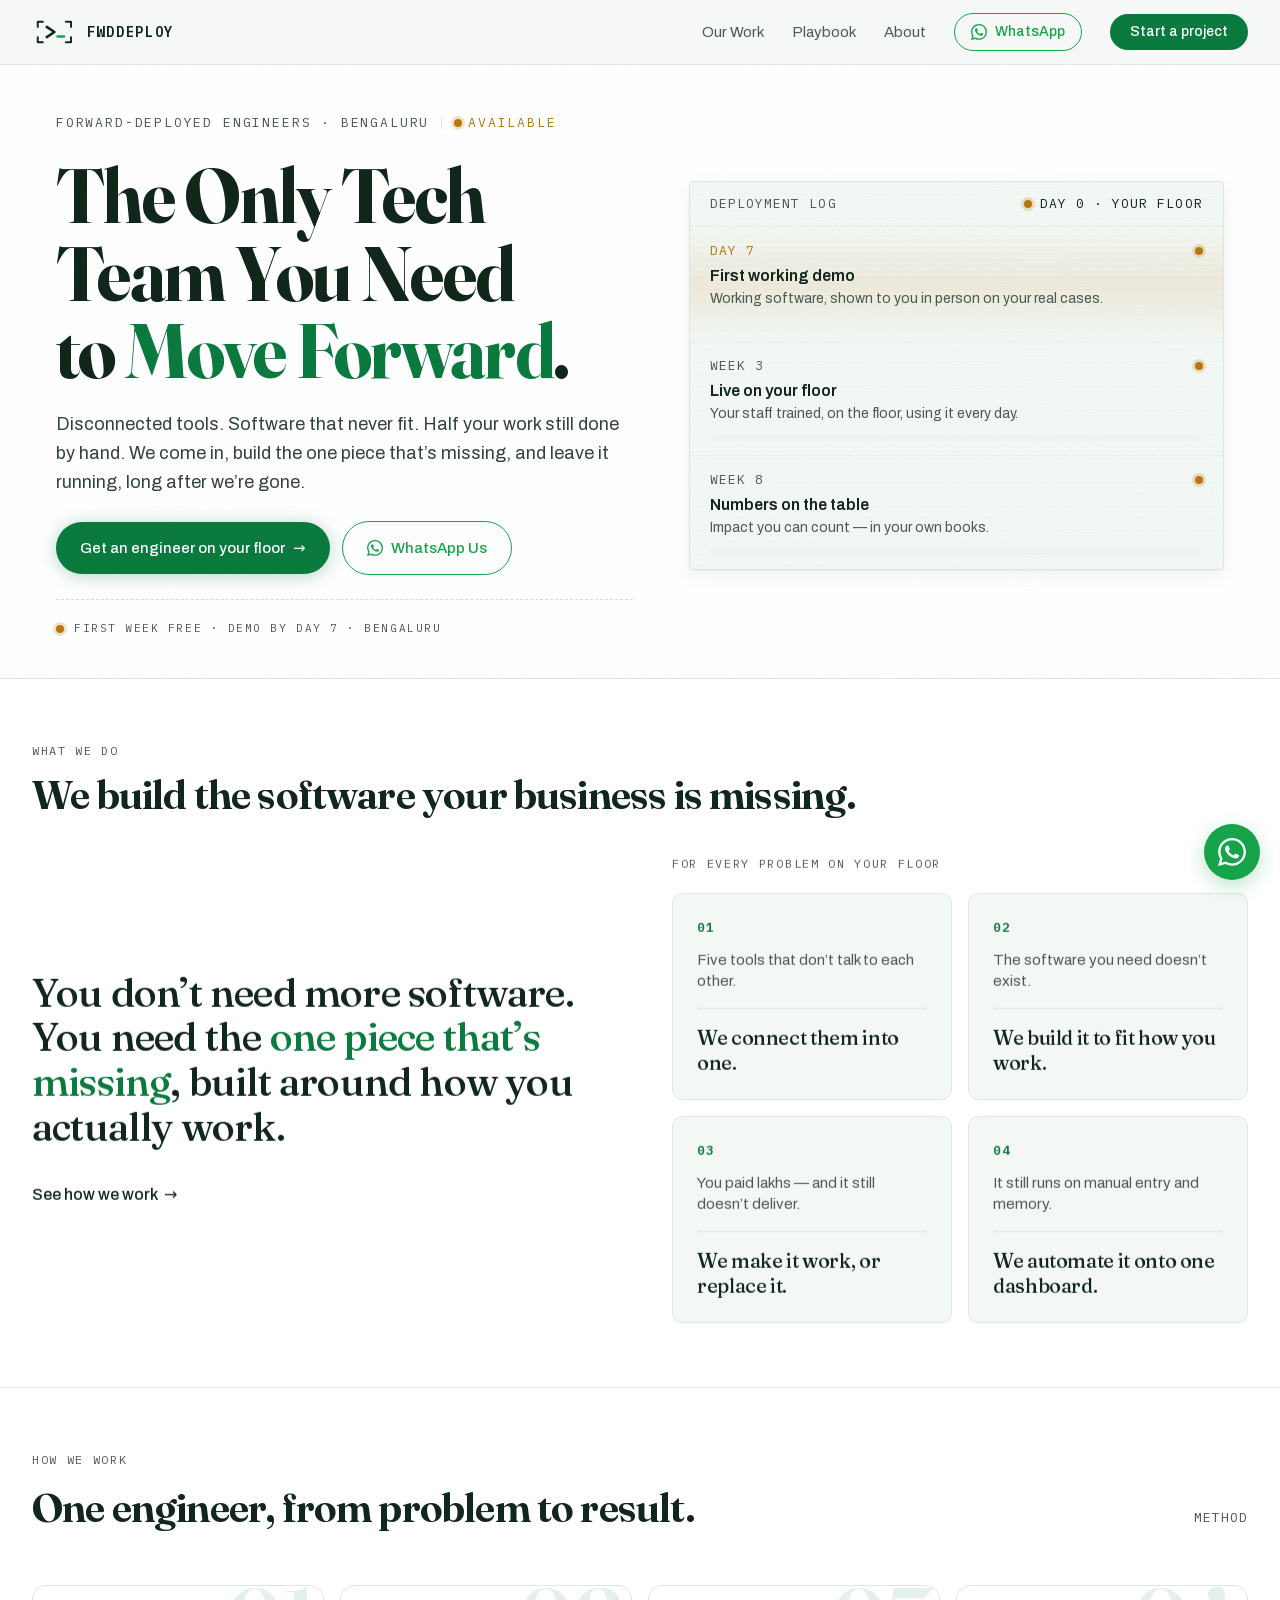
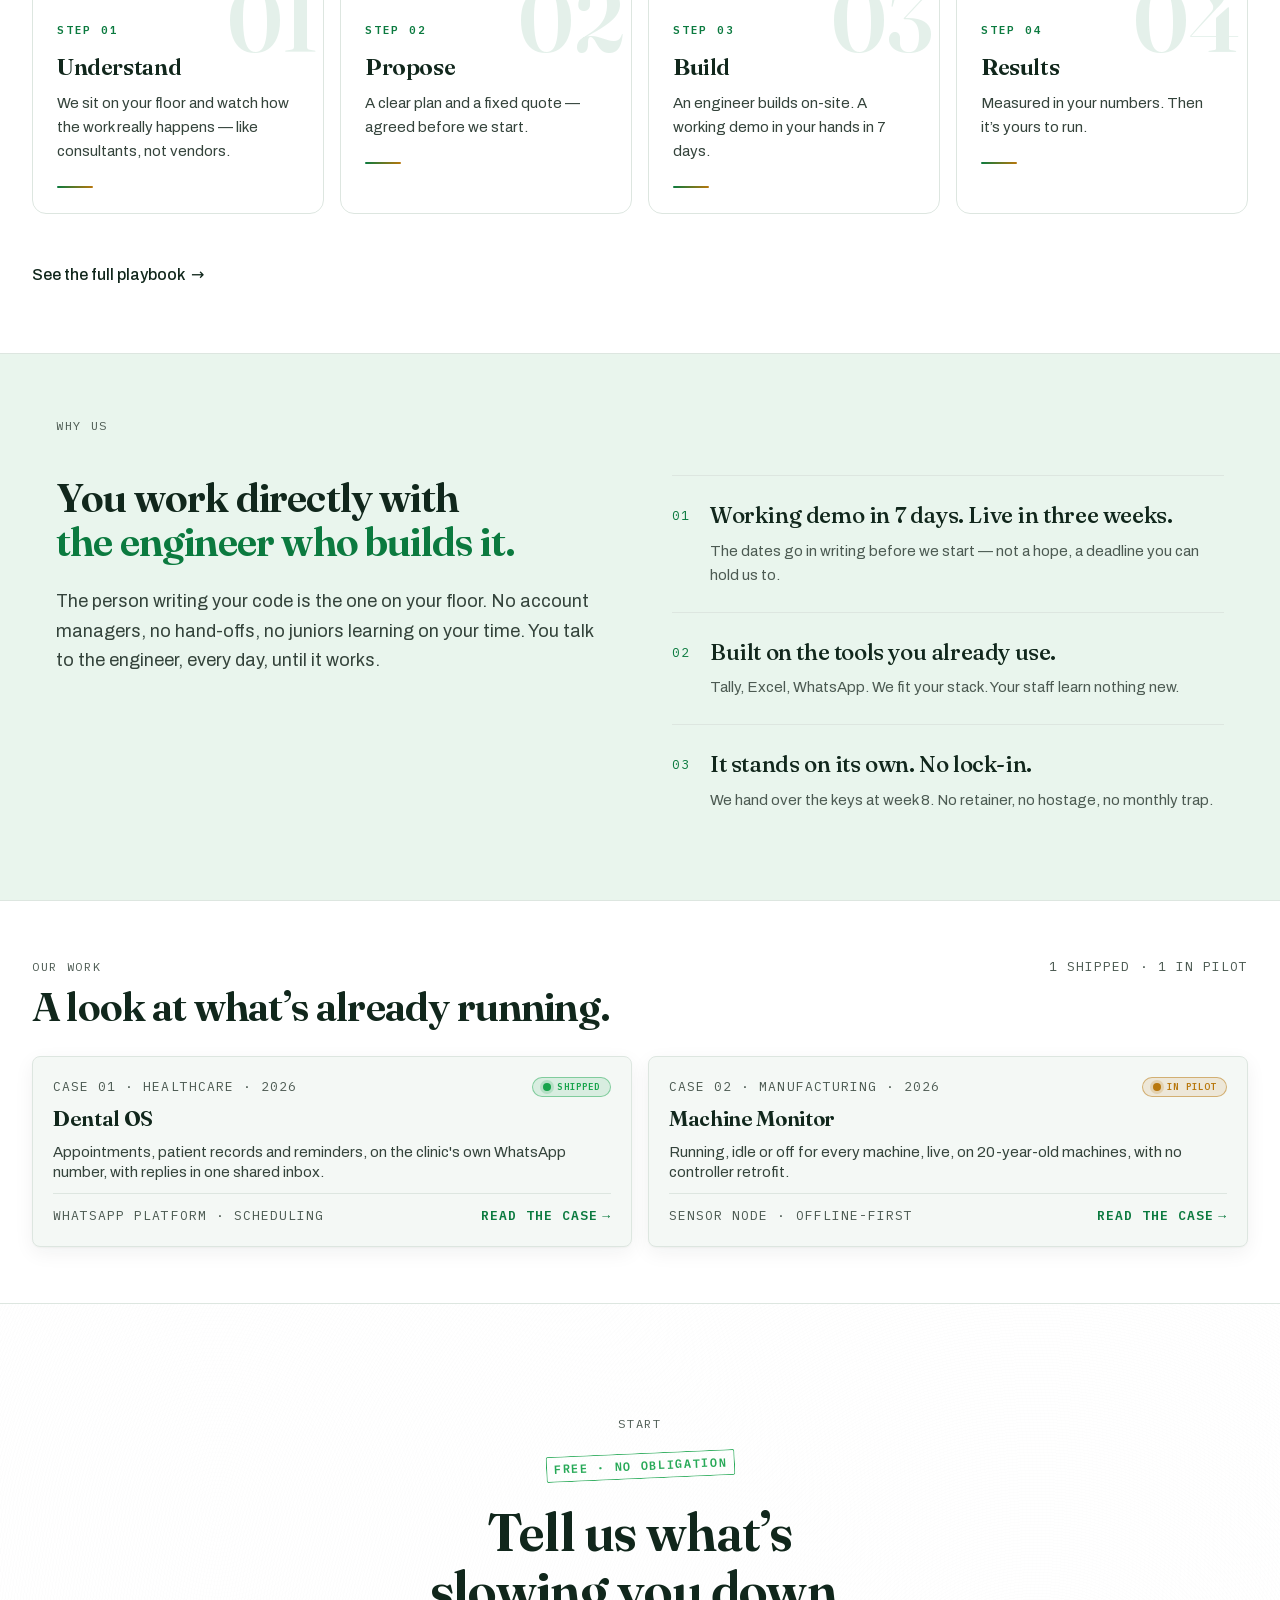
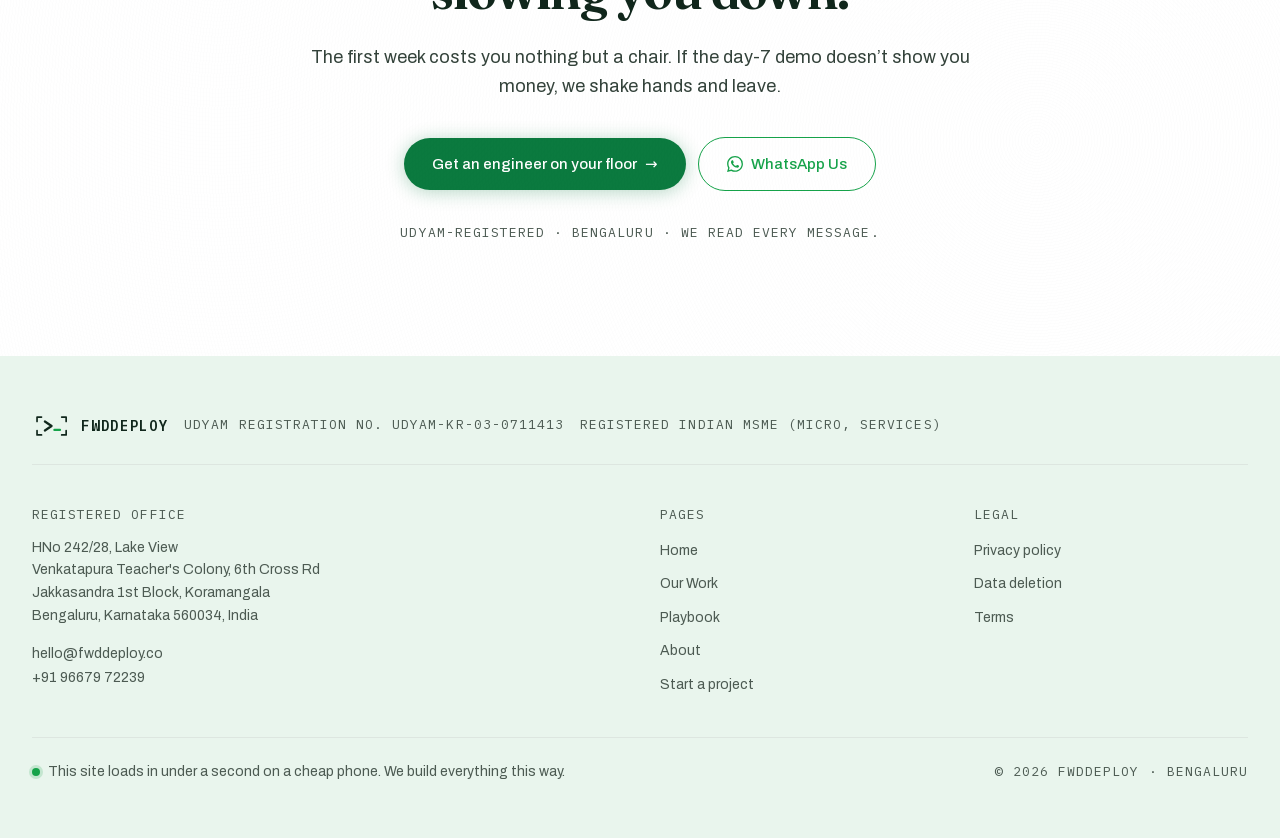
<file: index.html>
<!DOCTYPE html><html lang="en" class="fraunces_c29f612-module__JQ4iGa__variable archivo_c50fddcf-module__xTJHDW__variable ibm_plex_mono_93a398a6-module__Tx7x6q__variable h-full antialiased"><head><meta charSet="utf-8"/><meta name="viewport" content="width=device-width, initial-scale=1"/><meta name="next-size-adjust" content=""/><title>FwdDeploy — The only tech team you need to move forward.</title><meta name="description" content="FwdDeploy is a Bengaluru forward-deployed engineering firm. An engineer sits where your work happens, working demo by day 7, production by week 3, results on your numbers by week 8."/><meta name="application-name" content="FwdDeploy"/><link rel="manifest" href="/manifest.webmanifest"/><link rel="canonical" href="https://fwddeploy.co"/><meta property="og:title" content="FwdDeploy — The only tech team you need to move forward."/><meta property="og:description" content="FwdDeploy is a Bengaluru forward-deployed engineering firm. An engineer sits where your work happens, working demo by day 7, production by week 3, results on your numbers by week 8."/><meta property="og:url" content="https://fwddeploy.co"/><meta property="og:site_name" content="FwdDeploy"/><meta property="og:locale" content="en_IN"/><meta property="og:type" content="website"/><meta name="twitter:card" content="summary"/><meta name="twitter:title" content="FwdDeploy — The only tech team you need to move forward."/><meta name="twitter:description" content="FwdDeploy is a Bengaluru forward-deployed engineering firm. An engineer sits where your work happens, working demo by day 7, production by week 3, results on your numbers by week 8."/><link rel="icon" href="/icon.svg?icon.14jp1pmq6gqi2.svg" sizes="any" type="image/svg+xml"/><style id="inlined">
/* [next]/internal/font/google/fraunces_c29f612.module.css [app-client] (css) */
@font-face {
  font-family: Fraunces;
  font-style: normal;
  font-weight: 100 900;
  font-display: swap;
  src: url("/_next/static/media/167cd0713aa75522-s.1nzccunaoxsdm.woff2") format("woff2");
  unicode-range: U+102-103, U+110-111, U+128-129, U+168-169, U+1A0-1A1, U+1AF-1B0, U+300-301, U+303-304, U+308-309, U+323, U+329, U+1EA0-1EF9, U+20AB;
}

@font-face {
  font-family: Fraunces;
  font-style: normal;
  font-weight: 100 900;
  font-display: swap;
  src: url("/_next/static/media/e455bcff747f0d5e-s.1wuo3gtslpr33.woff2") format("woff2");
  unicode-range: U+100-2BA, U+2BD-2C5, U+2C7-2CC, U+2CE-2D7, U+2DD-2FF, U+304, U+308, U+329, U+1D00-1DBF, U+1E00-1E9F, U+1EF2-1EFF, U+2020, U+20A0-20AB, U+20AD-20C0, U+2113, U+2C60-2C7F, U+A720-A7FF;
}

@font-face {
  font-family: Fraunces;
  font-style: normal;
  font-weight: 100 900;
  font-display: swap;
  src: url("/_next/static/media/791bf8c4bb753ed6-s.p.0ggqn9ig56u4s.woff2") format("woff2");
  unicode-range: U+??, U+131, U+152-153, U+2BB-2BC, U+2C6, U+2DA, U+2DC, U+304, U+308, U+329, U+2000-206F, U+20AC, U+2122, U+2191, U+2193, U+2212, U+2215, U+FEFF, U+FFFD;
}

@font-face {
  font-family: Fraunces Fallback;
  src: local(Times New Roman);
  ascent-override: 84.71%;
  descent-override: 22.09%;
  line-gap-override: 0.0%;
  size-adjust: 115.45%;
}

.fraunces_c29f612-module__JQ4iGa__className {
  font-family: Fraunces, Fraunces Fallback;
  font-style: normal;
}

.fraunces_c29f612-module__JQ4iGa__variable {
  --font-fraunces: "Fraunces", "Fraunces Fallback";
}

/* [next]/internal/font/google/archivo_c50fddcf.module.css [app-client] (css) */
@font-face {
  font-family: Archivo;
  font-style: normal;
  font-weight: 100 900;
  font-stretch: 100%;
  font-display: swap;
  src: url("/_next/static/media/a2947afc6a06879b-s.1gyfqm5yhhzs7.woff2") format("woff2");
  unicode-range: U+102-103, U+110-111, U+128-129, U+168-169, U+1A0-1A1, U+1AF-1B0, U+300-301, U+303-304, U+308-309, U+323, U+329, U+1EA0-1EF9, U+20AB;
}

@font-face {
  font-family: Archivo;
  font-style: normal;
  font-weight: 100 900;
  font-stretch: 100%;
  font-display: swap;
  src: url("/_next/static/media/651aaf1801011892-s.357dd_6abeqge.woff2") format("woff2");
  unicode-range: U+100-2BA, U+2BD-2C5, U+2C7-2CC, U+2CE-2D7, U+2DD-2FF, U+304, U+308, U+329, U+1D00-1DBF, U+1E00-1E9F, U+1EF2-1EFF, U+2020, U+20A0-20AB, U+20AD-20C0, U+2113, U+2C60-2C7F, U+A720-A7FF;
}

@font-face {
  font-family: Archivo;
  font-style: normal;
  font-weight: 100 900;
  font-stretch: 100%;
  font-display: swap;
  src: url("/_next/static/media/75affa71d1e2f6a7-s.p.17-aodiw50953.woff2") format("woff2");
  unicode-range: U+??, U+131, U+152-153, U+2BB-2BC, U+2C6, U+2DA, U+2DC, U+304, U+308, U+329, U+2000-206F, U+20AC, U+2122, U+2191, U+2193, U+2212, U+2215, U+FEFF, U+FFFD;
}

@font-face {
  font-family: Archivo Fallback;
  src: local(Arial);
  ascent-override: 88.96%;
  descent-override: 21.28%;
  line-gap-override: 0.0%;
  size-adjust: 98.7%;
}

.archivo_c50fddcf-module__xTJHDW__className {
  font-family: Archivo, Archivo Fallback;
  font-style: normal;
}

.archivo_c50fddcf-module__xTJHDW__variable {
  --font-archivo: "Archivo", "Archivo Fallback";
}

/* [next]/internal/font/google/ibm_plex_mono_93a398a6.module.css [app-client] (css) */
@font-face {
  font-family: IBM Plex Mono;
  font-style: normal;
  font-weight: 400;
  font-display: swap;
  src: url("/_next/static/media/e390973e931a41c5-s.0rgnxg2b64rzs.woff2") format("woff2");
  unicode-range: U+460-52F, U+1C80-1C8A, U+20B4, U+2DE0-2DFF, U+A640-A69F, U+FE2E-FE2F;
}

@font-face {
  font-family: IBM Plex Mono;
  font-style: normal;
  font-weight: 400;
  font-display: swap;
  src: url("/_next/static/media/59b15b4bcd7b1eb5-s.2vemzm0itqzfy.woff2") format("woff2");
  unicode-range: U+301, U+400-45F, U+490-491, U+4B0-4B1, U+2116;
}

@font-face {
  font-family: IBM Plex Mono;
  font-style: normal;
  font-weight: 400;
  font-display: swap;
  src: url("/_next/static/media/e532fa1b9921e1cd-s.3cb5lpr2l6xud.woff2") format("woff2");
  unicode-range: U+102-103, U+110-111, U+128-129, U+168-169, U+1A0-1A1, U+1AF-1B0, U+300-301, U+303-304, U+308-309, U+323, U+329, U+1EA0-1EF9, U+20AB;
}

@font-face {
  font-family: IBM Plex Mono;
  font-style: normal;
  font-weight: 400;
  font-display: swap;
  src: url("/_next/static/media/2fe89d53234c61d4-s.1u30mmyq6lnsd.woff2") format("woff2");
  unicode-range: U+100-2BA, U+2BD-2C5, U+2C7-2CC, U+2CE-2D7, U+2DD-2FF, U+304, U+308, U+329, U+1D00-1DBF, U+1E00-1E9F, U+1EF2-1EFF, U+2020, U+20A0-20AB, U+20AD-20C0, U+2113, U+2C60-2C7F, U+A720-A7FF;
}

@font-face {
  font-family: IBM Plex Mono;
  font-style: normal;
  font-weight: 400;
  font-display: swap;
  src: url("/_next/static/media/99e609270109b47d-s.p.40sczeszzbjw1.woff2") format("woff2");
  unicode-range: U+??, U+131, U+152-153, U+2BB-2BC, U+2C6, U+2DA, U+2DC, U+304, U+308, U+329, U+2000-206F, U+20AC, U+2122, U+2191, U+2193, U+2212, U+2215, U+FEFF, U+FFFD;
}

@font-face {
  font-family: IBM Plex Mono;
  font-style: normal;
  font-weight: 500;
  font-display: swap;
  src: url("/_next/static/media/5e05ae5b48faa55e-s.1yd4_i3e35931.woff2") format("woff2");
  unicode-range: U+460-52F, U+1C80-1C8A, U+20B4, U+2DE0-2DFF, U+A640-A69F, U+FE2E-FE2F;
}

@font-face {
  font-family: IBM Plex Mono;
  font-style: normal;
  font-weight: 500;
  font-display: swap;
  src: url("/_next/static/media/a7afbb44bec2bb18-s.1qc6dx89jd2qv.woff2") format("woff2");
  unicode-range: U+301, U+400-45F, U+490-491, U+4B0-4B1, U+2116;
}

@font-face {
  font-family: IBM Plex Mono;
  font-style: normal;
  font-weight: 500;
  font-display: swap;
  src: url("/_next/static/media/02263ebadd758ea4-s.29yke99gs9qpn.woff2") format("woff2");
  unicode-range: U+102-103, U+110-111, U+128-129, U+168-169, U+1A0-1A1, U+1AF-1B0, U+300-301, U+303-304, U+308-309, U+323, U+329, U+1EA0-1EF9, U+20AB;
}

@font-face {
  font-family: IBM Plex Mono;
  font-style: normal;
  font-weight: 500;
  font-display: swap;
  src: url("/_next/static/media/68757d6cddeff913-s.1i-sca43-qwng.woff2") format("woff2");
  unicode-range: U+100-2BA, U+2BD-2C5, U+2C7-2CC, U+2CE-2D7, U+2DD-2FF, U+304, U+308, U+329, U+1D00-1DBF, U+1E00-1E9F, U+1EF2-1EFF, U+2020, U+20A0-20AB, U+20AD-20C0, U+2113, U+2C60-2C7F, U+A720-A7FF;
}

@font-face {
  font-family: IBM Plex Mono;
  font-style: normal;
  font-weight: 500;
  font-display: swap;
  src: url("/_next/static/media/effe91970fc4db64-s.p.0oace-s_gkfks.woff2") format("woff2");
  unicode-range: U+??, U+131, U+152-153, U+2BB-2BC, U+2C6, U+2DA, U+2DC, U+304, U+308, U+329, U+2000-206F, U+20AC, U+2122, U+2191, U+2193, U+2212, U+2215, U+FEFF, U+FFFD;
}

@font-face {
  font-family: IBM Plex Mono;
  font-style: normal;
  font-weight: 600;
  font-display: swap;
  src: url("/_next/static/media/6ff74e33ebd7bca3-s.352ti9pm7m6qh.woff2") format("woff2");
  unicode-range: U+460-52F, U+1C80-1C8A, U+20B4, U+2DE0-2DFF, U+A640-A69F, U+FE2E-FE2F;
}

@font-face {
  font-family: IBM Plex Mono;
  font-style: normal;
  font-weight: 600;
  font-display: swap;
  src: url("/_next/static/media/1a69062cfe6f77f8-s.0o-3_g79811ob.woff2") format("woff2");
  unicode-range: U+301, U+400-45F, U+490-491, U+4B0-4B1, U+2116;
}

@font-face {
  font-family: IBM Plex Mono;
  font-style: normal;
  font-weight: 600;
  font-display: swap;
  src: url("/_next/static/media/9a4838fcda0d1bca-s.0ngr-xkgqz1kf.woff2") format("woff2");
  unicode-range: U+102-103, U+110-111, U+128-129, U+168-169, U+1A0-1A1, U+1AF-1B0, U+300-301, U+303-304, U+308-309, U+323, U+329, U+1EA0-1EF9, U+20AB;
}

@font-face {
  font-family: IBM Plex Mono;
  font-style: normal;
  font-weight: 600;
  font-display: swap;
  src: url("/_next/static/media/2e95a7d252b9825a-s.15orukf5wyxb5.woff2") format("woff2");
  unicode-range: U+100-2BA, U+2BD-2C5, U+2C7-2CC, U+2CE-2D7, U+2DD-2FF, U+304, U+308, U+329, U+1D00-1DBF, U+1E00-1E9F, U+1EF2-1EFF, U+2020, U+20A0-20AB, U+20AD-20C0, U+2113, U+2C60-2C7F, U+A720-A7FF;
}

@font-face {
  font-family: IBM Plex Mono;
  font-style: normal;
  font-weight: 600;
  font-display: swap;
  src: url("/_next/static/media/23b7a97ae3b5c134-s.p.226pwps5o-gq_.woff2") format("woff2");
  unicode-range: U+??, U+131, U+152-153, U+2BB-2BC, U+2C6, U+2DA, U+2DC, U+304, U+308, U+329, U+2000-206F, U+20AC, U+2122, U+2191, U+2193, U+2212, U+2215, U+FEFF, U+FFFD;
}

@font-face {
  font-family: IBM Plex Mono Fallback;
  src: local(Arial);
  ascent-override: 76.16%;
  descent-override: 20.43%;
  line-gap-override: 0.0%;
  size-adjust: 134.59%;
}

.ibm_plex_mono_93a398a6-module__Tx7x6q__className {
  font-family: IBM Plex Mono, IBM Plex Mono Fallback;
  font-style: normal;
}

.ibm_plex_mono_93a398a6-module__Tx7x6q__variable {
  --font-plex-mono: "IBM Plex Mono", "IBM Plex Mono Fallback";
}

/* [project]/app/globals.css [app-client] (css) */
@layer properties {
  @supports (((-webkit-hyphens: none)) and (not (margin-trim: inline))) or ((-moz-orient: inline) and (not (color: rgb(from red r g b)))) {
    *, :before, :after, ::backdrop {
      --tw-space-y-reverse: 0;
      --tw-divide-y-reverse: 0;
      --tw-border-style: solid;
      --tw-leading: initial;
      --tw-font-weight: initial;
      --tw-tracking: initial;
      --tw-ordinal: initial;
      --tw-slashed-zero: initial;
      --tw-numeric-figure: initial;
      --tw-numeric-spacing: initial;
      --tw-numeric-fraction: initial;
      --tw-shadow: 0 0 #0000;
      --tw-shadow-color: initial;
      --tw-shadow-alpha: 100%;
      --tw-inset-shadow: 0 0 #0000;
      --tw-inset-shadow-color: initial;
      --tw-inset-shadow-alpha: 100%;
      --tw-ring-color: initial;
      --tw-ring-shadow: 0 0 #0000;
      --tw-inset-ring-color: initial;
      --tw-inset-ring-shadow: 0 0 #0000;
      --tw-ring-inset: initial;
      --tw-ring-offset-width: 0px;
      --tw-ring-offset-color: #fff;
      --tw-ring-offset-shadow: 0 0 #0000;
      --tw-backdrop-blur: initial;
      --tw-backdrop-brightness: initial;
      --tw-backdrop-contrast: initial;
      --tw-backdrop-grayscale: initial;
      --tw-backdrop-hue-rotate: initial;
      --tw-backdrop-invert: initial;
      --tw-backdrop-opacity: initial;
      --tw-backdrop-saturate: initial;
      --tw-backdrop-sepia: initial;
      --tw-duration: initial;
      --tw-translate-x: 0;
      --tw-translate-y: 0;
      --tw-translate-z: 0;
      --tw-content: "";
      --tw-scale-x: 1;
      --tw-scale-y: 1;
      --tw-scale-z: 1;
      --tw-outline-style: solid;
    }
  }
}

@layer theme {
  :root, :host {
    --font-sans: ui-sans-serif, system-ui, sans-serif, "Apple Color Emoji",
      "Segoe UI Emoji", "Segoe UI Symbol", "Noto Color Emoji";
    --font-mono: var(--font-plex-mono), "IBM Plex Mono", ui-monospace, monospace;
    --color-white: #fff;
    --spacing: .25rem;
    --container-xl: 36rem;
    --container-2xl: 42rem;
    --container-3xl: 48rem;
    --container-4xl: 56rem;
    --container-6xl: 72rem;
    --text-xs: .75rem;
    --text-xs--line-height: calc(1 / .75);
    --text-sm: .875rem;
    --text-sm--line-height: calc(1.25 / .875);
    --text-base: 1rem;
    --text-base--line-height: calc(1.5 / 1);
    --text-lg: 1.125rem;
    --text-lg--line-height: calc(1.75 / 1.125);
    --text-xl: 1.25rem;
    --text-xl--line-height: calc(1.75 / 1.25);
    --text-2xl: 1.5rem;
    --text-2xl--line-height: calc(2 / 1.5);
    --text-3xl: 1.875rem;
    --text-3xl--line-height: calc(2.25 / 1.875);
    --text-4xl: 2.25rem;
    --text-4xl--line-height: calc(2.5 / 2.25);
    --text-5xl: 3rem;
    --text-5xl--line-height: 1;
    --text-6xl: 3.75rem;
    --text-6xl--line-height: 1;
    --font-weight-medium: 500;
    --font-weight-semibold: 600;
    --tracking-normal: 0em;
    --leading-tight: 1.25;
    --leading-snug: 1.375;
    --leading-relaxed: 1.625;
    --radius-xl: .75rem;
    --blur-sm: 8px;
    --default-transition-duration: .15s;
    --default-transition-timing-function: cubic-bezier(.4, 0, .2, 1);
    --default-font-family: var(--font-sans);
    --default-mono-font-family: var(--font-mono);
    --color-bg: #fff;
    --color-tint: #eef4f0;
    --color-ink: #11271c;
    --color-ink-soft: #4c5a52;
    --color-primary: #0b7a3f;
    --color-accent: #0b7a3f;
    --color-dark: #0c3b24;
    --color-line: #dde6e0;
    --color-run: #16a34a;
    --color-signal: #b8770c;
    --color-down: #c0392b;
    --color-stamp: #0b7a3f;
    --color-surface: #f4f8f5;
    --color-paper: #f4f8f5;
    --color-paper-raised: #fff;
    --color-paper-deep: #eef4f0;
    --color-warm-wash: #fff;
    --color-line-warm: #d3ded7;
    --color-ink-soft-strong: #34433b;
    --font-display: var(--font-fraunces), "Fraunces", Georgia, serif;
    --font-body: var(--font-archivo), "Archivo", system-ui, sans-serif;
  }
}

@layer base {
  *, :after, :before, ::backdrop {
    box-sizing: border-box;
    border: 0 solid;
    margin: 0;
    padding: 0;
  }

  ::file-selector-button {
    box-sizing: border-box;
    border: 0 solid;
    margin: 0;
    padding: 0;
  }

  html, :host {
    -webkit-text-size-adjust: 100%;
    tab-size: 4;
    line-height: 1.5;
    font-family: var(--default-font-family, ui-sans-serif, system-ui, sans-serif, "Apple Color Emoji", "Segoe UI Emoji", "Segoe UI Symbol", "Noto Color Emoji");
    font-feature-settings: var(--default-font-feature-settings, normal);
    font-variation-settings: var(--default-font-variation-settings, normal);
    -webkit-tap-highlight-color: transparent;
  }

  hr {
    height: 0;
    color: inherit;
    border-top-width: 1px;
  }

  abbr:where([title]) {
    -webkit-text-decoration: underline dotted;
    text-decoration: underline dotted;
  }

  h1, h2, h3, h4, h5, h6 {
    font-size: inherit;
    font-weight: inherit;
  }

  a {
    color: inherit;
    -webkit-text-decoration: inherit;
    -webkit-text-decoration: inherit;
    text-decoration: inherit;
  }

  b, strong {
    font-weight: bolder;
  }

  code, kbd, samp, pre {
    font-family: var(--default-mono-font-family, ui-monospace, SFMono-Regular, Menlo, Monaco, Consolas, "Liberation Mono", "Courier New", monospace);
    font-feature-settings: var(--default-mono-font-feature-settings, normal);
    font-variation-settings: var(--default-mono-font-variation-settings, normal);
    font-size: 1em;
  }

  small {
    font-size: 80%;
  }

  sub, sup {
    vertical-align: baseline;
    font-size: 75%;
    line-height: 0;
    position: relative;
  }

  sub {
    bottom: -.25em;
  }

  sup {
    top: -.5em;
  }

  table {
    text-indent: 0;
    border-color: inherit;
    border-collapse: collapse;
  }

  :-moz-focusring {
    outline: auto;
  }

  progress {
    vertical-align: baseline;
  }

  summary {
    display: list-item;
  }

  ol, ul, menu {
    list-style: none;
  }

  img, svg, video, canvas, audio, iframe, embed, object {
    vertical-align: middle;
    display: block;
  }

  img, video {
    max-width: 100%;
    height: auto;
  }

  button, input, select, optgroup, textarea {
    font: inherit;
    font-feature-settings: inherit;
    font-variation-settings: inherit;
    letter-spacing: inherit;
    color: inherit;
    opacity: 1;
    background-color: #0000;
    border-radius: 0;
  }

  ::file-selector-button {
    font: inherit;
    font-feature-settings: inherit;
    font-variation-settings: inherit;
    letter-spacing: inherit;
    color: inherit;
    opacity: 1;
    background-color: #0000;
    border-radius: 0;
  }

  :where(select:is([multiple], [size])) optgroup {
    font-weight: bolder;
  }

  :where(select:is([multiple], [size])) optgroup option {
    padding-inline-start: 20px;
  }

  ::file-selector-button {
    margin-inline-end: 4px;
  }

  ::placeholder {
    opacity: 1;
  }

  @supports (not ((-webkit-appearance: -apple-pay-button))) or (contain-intrinsic-size: 1px) {
    ::placeholder {
      color: currentColor;
    }

    @supports (color: color-mix(in lab, red, red)) {
      ::placeholder {
        color: color-mix(in oklab, currentcolor 50%, transparent);
      }
    }
  }

  textarea {
    resize: vertical;
  }

  ::-webkit-search-decoration {
    -webkit-appearance: none;
  }

  ::-webkit-date-and-time-value {
    min-height: 1lh;
    text-align: inherit;
  }

  ::-webkit-datetime-edit {
    display: inline-flex;
  }

  ::-webkit-datetime-edit-fields-wrapper {
    padding: 0;
  }

  ::-webkit-datetime-edit {
    padding-block: 0;
  }

  ::-webkit-datetime-edit-year-field {
    padding-block: 0;
  }

  ::-webkit-datetime-edit-month-field {
    padding-block: 0;
  }

  ::-webkit-datetime-edit-day-field {
    padding-block: 0;
  }

  ::-webkit-datetime-edit-hour-field {
    padding-block: 0;
  }

  ::-webkit-datetime-edit-minute-field {
    padding-block: 0;
  }

  ::-webkit-datetime-edit-second-field {
    padding-block: 0;
  }

  ::-webkit-datetime-edit-millisecond-field {
    padding-block: 0;
  }

  ::-webkit-datetime-edit-meridiem-field {
    padding-block: 0;
  }

  ::-webkit-calendar-picker-indicator {
    line-height: 1;
  }

  :-moz-ui-invalid {
    box-shadow: none;
  }

  button, input:where([type="button"], [type="reset"], [type="submit"]) {
    appearance: button;
  }

  ::file-selector-button {
    appearance: button;
  }

  ::-webkit-inner-spin-button {
    height: auto;
  }

  ::-webkit-outer-spin-button {
    height: auto;
  }

  [hidden]:where(:not([hidden="until-found"])) {
    display: none !important;
  }
}

@layer components;

@layer utilities {
  .sr-only {
    clip-path: inset(50%);
    white-space: nowrap;
    border-width: 0;
    width: 1px;
    height: 1px;
    margin: -1px;
    padding: 0;
    position: absolute;
    overflow: hidden;
  }

  .absolute {
    position: absolute;
  }

  .fixed {
    position: fixed;
  }

  .paper-grain, .relative {
    position: relative;
  }

  .sticky {
    position: sticky;
  }

  .inset-x-0 {
    inset-inline: calc(var(--spacing) * 0);
  }

  .top-0 {
    top: calc(var(--spacing) * 0);
  }

  .top-20 {
    top: calc(var(--spacing) * 20);
  }

  .top-\[1\.1875rem\] {
    top: 1.1875rem;
  }

  .top-full {
    top: 100%;
  }

  .right-0 {
    right: calc(var(--spacing) * 0);
  }

  .right-4 {
    right: calc(var(--spacing) * 4);
  }

  .right-5 {
    right: calc(var(--spacing) * 5);
  }

  .bottom-5 {
    bottom: calc(var(--spacing) * 5);
  }

  .left-0 {
    left: calc(var(--spacing) * 0);
  }

  .z-10 {
    z-index: 10;
  }

  .z-40 {
    z-index: 40;
  }

  .z-50 {
    z-index: 50;
  }

  .z-\[1\] {
    z-index: 1;
  }

  .container {
    width: 100%;
  }

  @media (min-width: 40rem) {
    .container {
      max-width: 40rem;
    }
  }

  @media (min-width: 48rem) {
    .container {
      max-width: 48rem;
    }
  }

  @media (min-width: 64rem) {
    .container {
      max-width: 64rem;
    }
  }

  @media (min-width: 80rem) {
    .container {
      max-width: 80rem;
    }
  }

  @media (min-width: 96rem) {
    .container {
      max-width: 96rem;
    }
  }

  .m-0 {
    margin: calc(var(--spacing) * 0);
  }

  .mx-auto {
    margin-inline: auto;
  }

  .my-4 {
    margin-block: calc(var(--spacing) * 4);
  }

  .mt-0\.5 {
    margin-top: calc(var(--spacing) * .5);
  }

  .mt-1 {
    margin-top: calc(var(--spacing) * 1);
  }

  .mt-1\.5 {
    margin-top: calc(var(--spacing) * 1.5);
  }

  .mt-2 {
    margin-top: calc(var(--spacing) * 2);
  }

  .mt-3 {
    margin-top: calc(var(--spacing) * 3);
  }

  .mt-4 {
    margin-top: calc(var(--spacing) * 4);
  }

  .mt-5 {
    margin-top: calc(var(--spacing) * 5);
  }

  .mt-6 {
    margin-top: calc(var(--spacing) * 6);
  }

  .mt-7 {
    margin-top: calc(var(--spacing) * 7);
  }

  .mt-8 {
    margin-top: calc(var(--spacing) * 8);
  }

  .mt-9 {
    margin-top: calc(var(--spacing) * 9);
  }

  .mt-10 {
    margin-top: calc(var(--spacing) * 10);
  }

  .mt-12 {
    margin-top: calc(var(--spacing) * 12);
  }

  .mt-14 {
    margin-top: calc(var(--spacing) * 14);
  }

  .mt-16 {
    margin-top: calc(var(--spacing) * 16);
  }

  .mt-auto {
    margin-top: auto;
  }

  .mb-2 {
    margin-bottom: calc(var(--spacing) * 2);
  }

  .mb-3 {
    margin-bottom: calc(var(--spacing) * 3);
  }

  .mb-4 {
    margin-bottom: calc(var(--spacing) * 4);
  }

  .mb-5 {
    margin-bottom: calc(var(--spacing) * 5);
  }

  .mb-6 {
    margin-bottom: calc(var(--spacing) * 6);
  }

  .mb-8 {
    margin-bottom: calc(var(--spacing) * 8);
  }

  .num-chip {
    background-color: var(--color-primary);
    color: #fff;
    width: 2.375rem;
    height: 2.375rem;
    font-family: var(--font-mono);
    border-radius: 4px;
    flex-shrink: 0;
    justify-content: center;
    align-items: center;
    font-size: .875rem;
    font-weight: 600;
    display: flex;
  }

  .status-dot {
    border-radius: 9999px;
    flex-shrink: 0;
    width: .5rem;
    height: .5rem;
    display: inline-block;
  }

  .stamp {
    font-family: var(--font-mono);
    letter-spacing: .14em;
    text-transform: uppercase;
    color: var(--color-stamp);
    border: 1.5px solid var(--color-stamp);
    outline: 1px solid #0b7a3f59;
    font-size: .6875rem;
    font-weight: 600;
    display: inline-block;
  }

  @supports (color: color-mix(in lab, red, red)) {
    .stamp {
      outline: 1px solid color-mix(in srgb, var(--color-stamp) 35%, transparent);
    }
  }

  .stamp {
    outline-offset: 2px;
    opacity: .92;
    border-radius: 2px;
    padding: .2em .55em;
    transform: rotate(-2.5deg);
    -webkit-mask-image: radial-gradient(120% 100% at 48% 52%, #000 62%, #000000d1 100%);
    mask-image: radial-gradient(120% 100% at 48% 52%, #000 62%, #000000d1 100%);
  }

  .kicker {
    font-family: var(--font-mono);
    letter-spacing: .08em;
    text-transform: uppercase;
    color: var(--color-ink-soft);
    background-color: var(--color-surface);
    border: 1px solid var(--color-line);
    border-radius: 9999px;
    align-items: center;
    gap: .5rem;
    padding: .4em .9em;
    font-size: .6875rem;
    display: inline-flex;
  }

  .block {
    display: block;
  }

  .flex {
    display: flex;
  }

  .grid {
    display: grid;
  }

  .hidden {
    display: none;
  }

  .inline {
    display: inline;
  }

  .inline-block {
    display: inline-block;
  }

  .inline-flex {
    display: inline-flex;
  }

  .table {
    display: table;
  }

  .h-1\.5 {
    height: calc(var(--spacing) * 1.5);
  }

  .h-3 {
    height: calc(var(--spacing) * 3);
  }

  .h-4 {
    height: calc(var(--spacing) * 4);
  }

  .h-7 {
    height: calc(var(--spacing) * 7);
  }

  .h-8 {
    height: calc(var(--spacing) * 8);
  }

  .h-14 {
    height: calc(var(--spacing) * 14);
  }

  .h-16 {
    height: calc(var(--spacing) * 16);
  }

  .h-full {
    height: 100%;
  }

  .h-px {
    height: 1px;
  }

  .min-h-40 {
    min-height: calc(var(--spacing) * 40);
  }

  .min-h-full {
    min-height: 100%;
  }

  .w-4 {
    width: calc(var(--spacing) * 4);
  }

  .w-7 {
    width: calc(var(--spacing) * 7);
  }

  .w-14 {
    width: calc(var(--spacing) * 14);
  }

  .w-20 {
    width: calc(var(--spacing) * 20);
  }

  .w-36 {
    width: calc(var(--spacing) * 36);
  }

  .w-44 {
    width: calc(var(--spacing) * 44);
  }

  .w-auto {
    width: auto;
  }

  .w-full {
    width: 100%;
  }

  .w-px {
    width: 1px;
  }

  .max-w-2xl {
    max-width: var(--container-2xl);
  }

  .max-w-3xl {
    max-width: var(--container-3xl);
  }

  .max-w-4xl {
    max-width: var(--container-4xl);
  }

  .max-w-6xl {
    max-width: var(--container-6xl);
  }

  .max-w-\[15ch\] {
    max-width: 15ch;
  }

  .max-w-\[26ch\] {
    max-width: 26ch;
  }

  .max-w-\[28ch\] {
    max-width: 28ch;
  }

  .max-w-\[88\%\] {
    max-width: 88%;
  }

  .max-w-\[1680px\] {
    max-width: 1680px;
  }

  .max-w-xl {
    max-width: var(--container-xl);
  }

  .signoff-line {
    border-bottom: 1px solid var(--color-ink-soft);
    min-width: 10rem;
  }

  .min-w-0 {
    min-width: calc(var(--spacing) * 0);
  }

  .min-w-4 {
    min-width: calc(var(--spacing) * 4);
  }

  .min-w-28 {
    min-width: calc(var(--spacing) * 28);
  }

  .min-w-36 {
    min-width: calc(var(--spacing) * 36);
  }

  .flex-1 {
    flex: 1;
  }

  .shrink-0 {
    flex-shrink: 0;
  }

  .grow {
    flex-grow: 1;
  }

  .dot-pulse {
    animation: 2.4s ease-in-out infinite dot-pulse;
  }

  .load-reveal {
    animation: .7s cubic-bezier(.22, 1, .36, 1) both load-reveal;
  }

  .cursor-pointer {
    cursor: pointer;
  }

  .resize-y {
    resize: vertical;
  }

  .list-none {
    list-style-type: none;
  }

  .appearance-none {
    appearance: none;
  }

  .auto-rows-fr {
    grid-auto-rows: minmax(0, 1fr);
  }

  .grid-cols-1 {
    grid-template-columns: repeat(1, minmax(0, 1fr));
  }

  .grid-cols-2 {
    grid-template-columns: repeat(2, minmax(0, 1fr));
  }

  .flex-col {
    flex-direction: column;
  }

  .flex-wrap {
    flex-wrap: wrap;
  }

  .items-baseline {
    align-items: baseline;
  }

  .items-center {
    align-items: center;
  }

  .items-end {
    align-items: flex-end;
  }

  .items-start {
    align-items: flex-start;
  }

  .items-stretch {
    align-items: stretch;
  }

  .justify-between {
    justify-content: space-between;
  }

  .justify-center {
    justify-content: center;
  }

  .justify-end {
    justify-content: flex-end;
  }

  .justify-start {
    justify-content: flex-start;
  }

  .gap-1 {
    gap: calc(var(--spacing) * 1);
  }

  .gap-1\.5 {
    gap: calc(var(--spacing) * 1.5);
  }

  .gap-2 {
    gap: calc(var(--spacing) * 2);
  }

  .gap-2\.5 {
    gap: calc(var(--spacing) * 2.5);
  }

  .gap-3 {
    gap: calc(var(--spacing) * 3);
  }

  .gap-4 {
    gap: calc(var(--spacing) * 4);
  }

  .gap-5 {
    gap: calc(var(--spacing) * 5);
  }

  .gap-6 {
    gap: calc(var(--spacing) * 6);
  }

  .gap-7 {
    gap: calc(var(--spacing) * 7);
  }

  .gap-10 {
    gap: calc(var(--spacing) * 10);
  }

  :where(.space-y-1 > :not(:last-child)) {
    --tw-space-y-reverse: 0;
    margin-block-start: calc(calc(var(--spacing) * 1) * var(--tw-space-y-reverse));
    margin-block-end: calc(calc(var(--spacing) * 1) * calc(1 - var(--tw-space-y-reverse)));
  }

  :where(.space-y-2 > :not(:last-child)) {
    --tw-space-y-reverse: 0;
    margin-block-start: calc(calc(var(--spacing) * 2) * var(--tw-space-y-reverse));
    margin-block-end: calc(calc(var(--spacing) * 2) * calc(1 - var(--tw-space-y-reverse)));
  }

  :where(.space-y-2\.5 > :not(:last-child)) {
    --tw-space-y-reverse: 0;
    margin-block-start: calc(calc(var(--spacing) * 2.5) * var(--tw-space-y-reverse));
    margin-block-end: calc(calc(var(--spacing) * 2.5) * calc(1 - var(--tw-space-y-reverse)));
  }

  :where(.space-y-4 > :not(:last-child)) {
    --tw-space-y-reverse: 0;
    margin-block-start: calc(calc(var(--spacing) * 4) * var(--tw-space-y-reverse));
    margin-block-end: calc(calc(var(--spacing) * 4) * calc(1 - var(--tw-space-y-reverse)));
  }

  :where(.space-y-5 > :not(:last-child)) {
    --tw-space-y-reverse: 0;
    margin-block-start: calc(calc(var(--spacing) * 5) * var(--tw-space-y-reverse));
    margin-block-end: calc(calc(var(--spacing) * 5) * calc(1 - var(--tw-space-y-reverse)));
  }

  :where(.space-y-10 > :not(:last-child)) {
    --tw-space-y-reverse: 0;
    margin-block-start: calc(calc(var(--spacing) * 10) * var(--tw-space-y-reverse));
    margin-block-end: calc(calc(var(--spacing) * 10) * calc(1 - var(--tw-space-y-reverse)));
  }

  .gap-x-2 {
    column-gap: calc(var(--spacing) * 2);
  }

  .gap-x-3 {
    column-gap: calc(var(--spacing) * 3);
  }

  .gap-x-4 {
    column-gap: calc(var(--spacing) * 4);
  }

  .gap-x-5 {
    column-gap: calc(var(--spacing) * 5);
  }

  .gap-x-6 {
    column-gap: calc(var(--spacing) * 6);
  }

  .gap-x-7 {
    column-gap: calc(var(--spacing) * 7);
  }

  .gap-x-8 {
    column-gap: calc(var(--spacing) * 8);
  }

  .gap-x-10 {
    column-gap: calc(var(--spacing) * 10);
  }

  .gap-x-12 {
    column-gap: calc(var(--spacing) * 12);
  }

  .gap-x-14 {
    column-gap: calc(var(--spacing) * 14);
  }

  .gap-y-0\.5 {
    row-gap: calc(var(--spacing) * .5);
  }

  .gap-y-1 {
    row-gap: calc(var(--spacing) * 1);
  }

  .gap-y-1\.5 {
    row-gap: calc(var(--spacing) * 1.5);
  }

  .gap-y-2 {
    row-gap: calc(var(--spacing) * 2);
  }

  .gap-y-3 {
    row-gap: calc(var(--spacing) * 3);
  }

  .gap-y-4 {
    row-gap: calc(var(--spacing) * 4);
  }

  .gap-y-5 {
    row-gap: calc(var(--spacing) * 5);
  }

  .gap-y-6 {
    row-gap: calc(var(--spacing) * 6);
  }

  .gap-y-10 {
    row-gap: calc(var(--spacing) * 10);
  }

  :where(.divide-y > :not(:last-child)) {
    --tw-divide-y-reverse: 0;
    border-bottom-style: var(--tw-border-style);
    border-top-style: var(--tw-border-style);
    border-top-width: calc(1px * var(--tw-divide-y-reverse));
    border-bottom-width: calc(1px * calc(1 - var(--tw-divide-y-reverse)));
  }

  :where(.divide-dotted > :not(:last-child)) {
    --tw-border-style: dotted;
    border-style: dotted;
  }

  :where(.divide-line > :not(:last-child)) {
    border-color: var(--color-line);
  }

  .truncate {
    text-overflow: ellipsis;
    white-space: nowrap;
    overflow: hidden;
  }

  .overflow-hidden {
    overflow: hidden;
  }

  .case-card {
    background-color: var(--color-surface);
    border: 1px solid var(--color-line);
    border-radius: 4px;
    text-decoration: none;
    transition: transform .22s cubic-bezier(.22, 1, .36, 1), box-shadow .22s, border-color .22s;
    box-shadow: 0 1px 2px #10271c0a, 0 6px 20px #10271c0f;
  }

  .card-tile {
    background-color: var(--color-surface);
    border: 1px solid var(--color-line);
    border-radius: 4px;
    transition: transform .2s, box-shadow .2s, border-color .2s;
    box-shadow: 0 1px 2px #10271c0a;
  }

  .card-paper {
    background-color: var(--color-surface);
    border: 1px solid var(--color-line);
    border-radius: 4px;
    box-shadow: 0 1px 2px #10271c0a, 0 6px 20px #10271c0f;
  }

  .card-ink {
    background-color: #f4f8f50d;
  }

  @supports (color: color-mix(in lab, red, red)) {
    .card-ink {
      background-color: color-mix(in srgb, var(--color-paper) 5%, transparent);
    }
  }

  .card-ink {
    border: 1px solid #f4f8f529;
  }

  @supports (color: color-mix(in lab, red, red)) {
    .card-ink {
      border: 1px solid color-mix(in srgb, var(--color-paper) 16%, transparent);
    }
  }

  .card-ink {
    border-radius: 4px;
    transition: transform .2s, border-color .2s;
  }

  .rounded {
    border-radius: .25rem;
  }

  .rounded-\[3px\] {
    border-radius: 3px;
  }

  .rounded-\[8px\] {
    border-radius: 8px;
  }

  .rounded-\[10px\] {
    border-radius: 10px;
  }

  .rounded-\[14px\] {
    border-radius: 14px;
  }

  .rounded-full {
    border-radius: 3.40282e38px;
  }

  .rounded-none {
    border-radius: 0;
  }

  .rounded-xl {
    border-radius: var(--radius-xl);
  }

  .rounded-br-\[3px\] {
    border-bottom-right-radius: 3px;
  }

  .rounded-bl-\[3px\] {
    border-bottom-left-radius: 3px;
  }

  .border {
    border-style: var(--tw-border-style);
    border-width: 1px;
  }

  .border-0 {
    border-style: var(--tw-border-style);
    border-width: 0;
  }

  .border-t {
    border-top-style: var(--tw-border-style);
    border-top-width: 1px;
  }

  .border-b {
    border-bottom-style: var(--tw-border-style);
    border-bottom-width: 1px;
  }

  .border-dashed {
    --tw-border-style: dashed;
    border-style: dashed;
  }

  .border-dotted {
    --tw-border-style: dotted;
    border-style: dotted;
  }

  .stamp-ink {
    color: var(--color-ink);
    border-color: var(--color-ink);
    outline-color: #11271c4d;
  }

  @supports (color: color-mix(in lab, red, red)) {
    .stamp-ink {
      outline-color: color-mix(in srgb, var(--color-ink) 30%, transparent);
    }
  }

  .stamp-run {
    color: var(--color-run);
    border-color: var(--color-run);
    outline-color: #16a34a59;
  }

  @supports (color: color-mix(in lab, red, red)) {
    .stamp-run {
      outline-color: color-mix(in srgb, var(--color-run) 35%, transparent);
    }
  }

  .stamp-signal {
    color: var(--color-signal);
    border-color: var(--color-signal);
    outline-color: #b8770c66;
  }

  @supports (color: color-mix(in lab, red, red)) {
    .stamp-signal {
      outline-color: color-mix(in srgb, var(--color-signal) 40%, transparent);
    }
  }

  .border-ink\/30 {
    border-color: #11271c4d;
  }

  @supports (color: color-mix(in lab, red, red)) {
    .border-ink\/30 {
      border-color: color-mix(in oklab, var(--color-ink) 30%, transparent);
    }
  }

  .border-ink\/40 {
    border-color: #11271c66;
  }

  @supports (color: color-mix(in lab, red, red)) {
    .border-ink\/40 {
      border-color: color-mix(in oklab, var(--color-ink) 40%, transparent);
    }
  }

  .border-ink\/45 {
    border-color: #11271c73;
  }

  @supports (color: color-mix(in lab, red, red)) {
    .border-ink\/45 {
      border-color: color-mix(in oklab, var(--color-ink) 45%, transparent);
    }
  }

  .border-line {
    border-color: var(--color-line);
  }

  .border-line-warm {
    border-color: var(--color-line-warm);
  }

  .border-paper\/30 {
    border-color: #f4f8f54d;
  }

  @supports (color: color-mix(in lab, red, red)) {
    .border-paper\/30 {
      border-color: color-mix(in oklab, var(--color-paper) 30%, transparent);
    }
  }

  .border-primary\/45 {
    border-color: #0b7a3f73;
  }

  @supports (color: color-mix(in lab, red, red)) {
    .border-primary\/45 {
      border-color: color-mix(in oklab, var(--color-primary) 45%, transparent);
    }
  }

  .border-run {
    border-color: var(--color-run);
  }

  .border-run\/40 {
    border-color: #16a34a66;
  }

  @supports (color: color-mix(in lab, red, red)) {
    .border-run\/40 {
      border-color: color-mix(in oklab, var(--color-run) 40%, transparent);
    }
  }

  .border-run\/45 {
    border-color: #16a34a73;
  }

  @supports (color: color-mix(in lab, red, red)) {
    .border-run\/45 {
      border-color: color-mix(in oklab, var(--color-run) 45%, transparent);
    }
  }

  .border-signal\/50 {
    border-color: #b8770c80;
  }

  @supports (color: color-mix(in lab, red, red)) {
    .border-signal\/50 {
      border-color: color-mix(in oklab, var(--color-signal) 50%, transparent);
    }
  }

  .dot-down {
    background-color: var(--color-down);
    box-shadow: 0 0 0 3px #c0392b2e;
  }

  @supports (color: color-mix(in lab, red, red)) {
    .dot-down {
      box-shadow: 0 0 0 3px color-mix(in srgb, var(--color-down) 18%, transparent);
    }
  }

  .dot-run {
    background-color: var(--color-run);
    box-shadow: 0 0 0 3px #16a34a2e;
  }

  @supports (color: color-mix(in lab, red, red)) {
    .dot-run {
      box-shadow: 0 0 0 3px color-mix(in srgb, var(--color-run) 18%, transparent);
    }
  }

  .dot-signal {
    background-color: var(--color-signal);
    box-shadow: 0 0 0 3px #b8770c33;
  }

  @supports (color: color-mix(in lab, red, red)) {
    .dot-signal {
      box-shadow: 0 0 0 3px color-mix(in srgb, var(--color-signal) 20%, transparent);
    }
  }

  .\!bg-\[color-mix\(in_srgb\,var\(--color-primary\)_16\%\,var\(--color-surface\)\)\] {
    background-color: #cfe4d8 !important;
  }

  @supports (color: color-mix(in lab, red, red)) {
    .\!bg-\[color-mix\(in_srgb\,var\(--color-primary\)_16\%\,var\(--color-surface\)\)\] {
      background-color: color-mix(in srgb,var(--color-primary) 16%,var(--color-surface)) !important;
    }
  }

  .bg-ink {
    background-color: var(--color-ink);
  }

  .bg-line {
    background-color: var(--color-line);
  }

  .bg-paper-deep {
    background-color: var(--color-paper-deep);
  }

  .bg-paper-raised {
    background-color: var(--color-paper-raised);
  }

  .bg-paper\/90 {
    background-color: #f4f8f5e6;
  }

  @supports (color: color-mix(in lab, red, red)) {
    .bg-paper\/90 {
      background-color: color-mix(in oklab, var(--color-paper) 90%, transparent);
    }
  }

  .bg-primary {
    background-color: var(--color-primary);
  }

  .bg-primary\/12 {
    background-color: #0b7a3f1f;
  }

  @supports (color: color-mix(in lab, red, red)) {
    .bg-primary\/12 {
      background-color: color-mix(in oklab, var(--color-primary) 12%, transparent);
    }
  }

  .bg-run {
    background-color: var(--color-run);
  }

  .bg-run\/5 {
    background-color: #16a34a0d;
  }

  @supports (color: color-mix(in lab, red, red)) {
    .bg-run\/5 {
      background-color: color-mix(in oklab, var(--color-run) 5%, transparent);
    }
  }

  .bg-run\/12 {
    background-color: #16a34a1f;
  }

  @supports (color: color-mix(in lab, red, red)) {
    .bg-run\/12 {
      background-color: color-mix(in oklab, var(--color-run) 12%, transparent);
    }
  }

  .bg-signal\/12 {
    background-color: #b8770c1f;
  }

  @supports (color: color-mix(in lab, red, red)) {
    .bg-signal\/12 {
      background-color: color-mix(in oklab, var(--color-signal) 12%, transparent);
    }
  }

  .bg-surface {
    background-color: var(--color-surface);
  }

  .bg-tint {
    background-color: var(--color-tint);
  }

  .bg-transparent {
    background-color: #0000;
  }

  .bg-warm-wash {
    background-color: var(--color-warm-wash);
  }

  .dot-off {
    background-color: var(--color-line);
  }

  .link-slide {
    background-image: linear-gradient(currentColor, currentColor);
    background-position: 0 100%;
    background-repeat: no-repeat;
    background-size: 0% 1px;
    padding-bottom: 1px;
    text-decoration: none;
    transition: background-size .25s;
  }

  .bg-dotted {
    background-image: radial-gradient(#dde6e0b3 1px, #0000 1px);
  }

  @supports (color: color-mix(in lab, red, red)) {
    .bg-dotted {
      background-image: radial-gradient(color-mix(in srgb, var(--color-line) 70%, transparent) 1px,
    transparent 1px);
    }
  }

  .bg-dotted {
    background-size: 22px 22px;
  }

  .bg-ruled {
    background-image: repeating-linear-gradient(#0000, #0000 31px, #dde6e073 31px 32px);
  }

  @supports (color: color-mix(in lab, red, red)) {
    .bg-ruled {
      background-image: repeating-linear-gradient(to bottom,
    transparent,
    transparent 31px,
    color-mix(in srgb, var(--color-line) 45%, transparent) 31px,
    color-mix(in srgb, var(--color-line) 45%, transparent) 32px);
    }
  }

  .p-0 {
    padding: calc(var(--spacing) * 0);
  }

  .p-5 {
    padding: calc(var(--spacing) * 5);
  }

  .p-6 {
    padding: calc(var(--spacing) * 6);
  }

  .px-1 {
    padding-inline: calc(var(--spacing) * 1);
  }

  .px-2\.5 {
    padding-inline: calc(var(--spacing) * 2.5);
  }

  .px-3 {
    padding-inline: calc(var(--spacing) * 3);
  }

  .px-3\.5 {
    padding-inline: calc(var(--spacing) * 3.5);
  }

  .px-4 {
    padding-inline: calc(var(--spacing) * 4);
  }

  .px-5 {
    padding-inline: calc(var(--spacing) * 5);
  }

  .px-6 {
    padding-inline: calc(var(--spacing) * 6);
  }

  .px-7 {
    padding-inline: calc(var(--spacing) * 7);
  }

  .py-0\.5 {
    padding-block: calc(var(--spacing) * .5);
  }

  .py-1 {
    padding-block: calc(var(--spacing) * 1);
  }

  .py-2 {
    padding-block: calc(var(--spacing) * 2);
  }

  .py-2\.5 {
    padding-block: calc(var(--spacing) * 2.5);
  }

  .py-3 {
    padding-block: calc(var(--spacing) * 3);
  }

  .py-3\.5 {
    padding-block: calc(var(--spacing) * 3.5);
  }

  .py-4 {
    padding-block: calc(var(--spacing) * 4);
  }

  .py-5 {
    padding-block: calc(var(--spacing) * 5);
  }

  .py-6 {
    padding-block: calc(var(--spacing) * 6);
  }

  .py-8 {
    padding-block: calc(var(--spacing) * 8);
  }

  .py-10 {
    padding-block: calc(var(--spacing) * 10);
  }

  .py-12 {
    padding-block: calc(var(--spacing) * 12);
  }

  .py-14 {
    padding-block: calc(var(--spacing) * 14);
  }

  .py-16 {
    padding-block: calc(var(--spacing) * 16);
  }

  .py-20 {
    padding-block: calc(var(--spacing) * 20);
  }

  .pt-0\.5 {
    padding-top: calc(var(--spacing) * .5);
  }

  .pt-1 {
    padding-top: calc(var(--spacing) * 1);
  }

  .pt-1\.5 {
    padding-top: calc(var(--spacing) * 1.5);
  }

  .pt-2 {
    padding-top: calc(var(--spacing) * 2);
  }

  .pt-3 {
    padding-top: calc(var(--spacing) * 3);
  }

  .pt-4 {
    padding-top: calc(var(--spacing) * 4);
  }

  .pt-5 {
    padding-top: calc(var(--spacing) * 5);
  }

  .pt-6 {
    padding-top: calc(var(--spacing) * 6);
  }

  .pt-12 {
    padding-top: calc(var(--spacing) * 12);
  }

  .pb-1 {
    padding-bottom: calc(var(--spacing) * 1);
  }

  .pb-1\.5 {
    padding-bottom: calc(var(--spacing) * 1.5);
  }

  .pb-2 {
    padding-bottom: calc(var(--spacing) * 2);
  }

  .pb-6 {
    padding-bottom: calc(var(--spacing) * 6);
  }

  .pb-8 {
    padding-bottom: calc(var(--spacing) * 8);
  }

  .pb-10 {
    padding-bottom: calc(var(--spacing) * 10);
  }

  .pb-12 {
    padding-bottom: calc(var(--spacing) * 12);
  }

  .pl-5 {
    padding-left: calc(var(--spacing) * 5);
  }

  .text-center {
    text-align: center;
  }

  .text-left {
    text-align: left;
  }

  .text-right {
    text-align: right;
  }

  .eyebrow {
    font-family: var(--font-mono);
    letter-spacing: .08em;
    text-transform: uppercase;
    color: var(--color-ink-soft);
    font-size: .75rem;
    line-height: 1.4;
  }

  .mono-label {
    font-family: var(--font-mono);
    letter-spacing: .08em;
    text-transform: uppercase;
    font-size: .6875rem;
  }

  .font-\(family-name\:--font-body\) {
    font-family: var(--font-body);
  }

  .font-\(family-name\:--font-display\) {
    font-family: var(--font-display);
  }

  .font-\(family-name\:--font-mono\) {
    font-family: var(--font-mono);
  }

  .text-2xl {
    font-size: var(--text-2xl);
    line-height: var(--tw-leading, var(--text-2xl--line-height));
  }

  .text-3xl {
    font-size: var(--text-3xl);
    line-height: var(--tw-leading, var(--text-3xl--line-height));
  }

  .text-base {
    font-size: var(--text-base);
    line-height: var(--tw-leading, var(--text-base--line-height));
  }

  .text-lg {
    font-size: var(--text-lg);
    line-height: var(--tw-leading, var(--text-lg--line-height));
  }

  .text-sm {
    font-size: var(--text-sm);
    line-height: var(--tw-leading, var(--text-sm--line-height));
  }

  .text-xl {
    font-size: var(--text-xl);
    line-height: var(--tw-leading, var(--text-xl--line-height));
  }

  .text-xs {
    font-size: var(--text-xs);
    line-height: var(--tw-leading, var(--text-xs--line-height));
  }

  .text-\[0\.75rem\] {
    font-size: .75rem;
  }

  .text-\[0\.5625rem\] {
    font-size: .5625rem;
  }

  .text-\[0\.6875rem\] {
    font-size: .6875rem;
  }

  .text-\[0\.9375rem\] {
    font-size: .9375rem;
  }

  .text-\[0\.9875rem\] {
    font-size: .9875rem;
  }

  .text-\[1\.4rem\] {
    font-size: 1.4rem;
  }

  .text-\[1\.25rem\] {
    font-size: 1.25rem;
  }

  .text-\[1\.35rem\] {
    font-size: 1.35rem;
  }

  .text-\[2\.4rem\] {
    font-size: 2.4rem;
  }

  .text-\[2\.5rem\] {
    font-size: 2.5rem;
  }

  .text-\[2rem\] {
    font-size: 2rem;
  }

  .leading-8 {
    --tw-leading: calc(var(--spacing) * 8);
    line-height: calc(var(--spacing) * 8);
  }

  .leading-\[1\.04\] {
    --tw-leading: 1.04;
    line-height: 1.04;
  }

  .leading-\[1\.08\] {
    --tw-leading: 1.08;
    line-height: 1.08;
  }

  .leading-\[1\.12\] {
    --tw-leading: 1.12;
    line-height: 1.12;
  }

  .leading-relaxed {
    --tw-leading: var(--leading-relaxed);
    line-height: var(--leading-relaxed);
  }

  .leading-snug {
    --tw-leading: var(--leading-snug);
    line-height: var(--leading-snug);
  }

  .leading-tight {
    --tw-leading: var(--leading-tight);
    line-height: var(--leading-tight);
  }

  .font-\[640\] {
    --tw-font-weight: 640;
    font-weight: 640;
  }

  .font-medium {
    --tw-font-weight: var(--font-weight-medium);
    font-weight: var(--font-weight-medium);
  }

  .font-semibold {
    --tw-font-weight: var(--font-weight-semibold);
    font-weight: var(--font-weight-semibold);
  }

  .tracking-\[-0\.02em\] {
    --tw-tracking: -.02em;
    letter-spacing: -.02em;
  }

  .tracking-\[-0\.018em\] {
    --tw-tracking: -.018em;
    letter-spacing: -.018em;
  }

  .tracking-\[0\.04em\] {
    --tw-tracking: .04em;
    letter-spacing: .04em;
  }

  .tracking-\[0\.06em\] {
    --tw-tracking: .06em;
    letter-spacing: .06em;
  }

  .tracking-\[0\.08em\] {
    --tw-tracking: .08em;
    letter-spacing: .08em;
  }

  .tracking-\[0\.12em\] {
    --tw-tracking: .12em;
    letter-spacing: .12em;
  }

  .tracking-\[0\.14em\] {
    --tw-tracking: .14em;
    letter-spacing: .14em;
  }

  .tracking-normal {
    --tw-tracking: var(--tracking-normal);
    letter-spacing: var(--tracking-normal);
  }

  .break-all {
    word-break: break-all;
  }

  .whitespace-nowrap {
    white-space: nowrap;
  }

  .\!text-primary {
    color: var(--color-primary) !important;
  }

  .text-accent {
    color: var(--color-accent);
  }

  .text-bg {
    color: var(--color-bg);
  }

  .text-ink {
    color: var(--color-ink);
  }

  .text-ink-soft {
    color: var(--color-ink-soft);
  }

  .text-ink-soft-strong {
    color: var(--color-ink-soft-strong);
  }

  .text-ink-soft\/80 {
    color: #4c5a52cc;
  }

  @supports (color: color-mix(in lab, red, red)) {
    .text-ink-soft\/80 {
      color: color-mix(in oklab, var(--color-ink-soft) 80%, transparent);
    }
  }

  .text-line {
    color: var(--color-line);
  }

  .text-paper {
    color: var(--color-paper);
  }

  .text-paper\/50 {
    color: #f4f8f580;
  }

  @supports (color: color-mix(in lab, red, red)) {
    .text-paper\/50 {
      color: color-mix(in oklab, var(--color-paper) 50%, transparent);
    }
  }

  .text-paper\/60 {
    color: #f4f8f599;
  }

  @supports (color: color-mix(in lab, red, red)) {
    .text-paper\/60 {
      color: color-mix(in oklab, var(--color-paper) 60%, transparent);
    }
  }

  .text-paper\/70 {
    color: #f4f8f5b3;
  }

  @supports (color: color-mix(in lab, red, red)) {
    .text-paper\/70 {
      color: color-mix(in oklab, var(--color-paper) 70%, transparent);
    }
  }

  .text-paper\/80 {
    color: #f4f8f5cc;
  }

  @supports (color: color-mix(in lab, red, red)) {
    .text-paper\/80 {
      color: color-mix(in oklab, var(--color-paper) 80%, transparent);
    }
  }

  .text-primary {
    color: var(--color-primary);
  }

  .text-run {
    color: var(--color-run);
  }

  .text-signal {
    color: var(--color-signal);
  }

  .text-stamp {
    color: var(--color-stamp);
  }

  .text-white {
    color: var(--color-white);
  }

  .uppercase {
    text-transform: uppercase;
  }

  .italic {
    font-style: italic;
  }

  .not-italic {
    font-style: normal;
  }

  .tabular-nums {
    --tw-numeric-spacing: tabular-nums;
    font-variant-numeric: var(--tw-ordinal, ) var(--tw-slashed-zero, ) var(--tw-numeric-figure, ) var(--tw-numeric-spacing, ) var(--tw-numeric-fraction, );
  }

  .underline {
    text-decoration-line: underline;
  }

  .decoration-line {
    -webkit-text-decoration-color: var(--color-line);
    text-decoration-color: var(--color-line);
  }

  .decoration-stamp\/50 {
    text-decoration-color: #0b7a3f80;
  }

  @supports (color: color-mix(in lab, red, red)) {
    .decoration-stamp\/50 {
      -webkit-text-decoration-color: color-mix(in oklab, var(--color-stamp) 50%, transparent);
      text-decoration-color: color-mix(in oklab, var(--color-stamp) 50%, transparent);
    }
  }

  .decoration-stamp\/60 {
    text-decoration-color: #0b7a3f99;
  }

  @supports (color: color-mix(in lab, red, red)) {
    .decoration-stamp\/60 {
      -webkit-text-decoration-color: color-mix(in oklab, var(--color-stamp) 60%, transparent);
      text-decoration-color: color-mix(in oklab, var(--color-stamp) 60%, transparent);
    }
  }

  .underline-offset-2 {
    text-underline-offset: 2px;
  }

  .antialiased {
    -webkit-font-smoothing: antialiased;
    -moz-osx-font-smoothing: grayscale;
  }

  .\!shadow-\[inset_0_0_0_1px_var\(--color-line\)\] {
    --tw-shadow: inset 0 0 0 1px var(--tw-shadow-color, var(--color-line)) !important;
    box-shadow: var(--tw-inset-shadow), var(--tw-inset-ring-shadow), var(--tw-ring-offset-shadow), var(--tw-ring-shadow), var(--tw-shadow) !important;
  }

  .shadow-\[0_2px_18px_rgba\(11\,122\,63\,0\.3\)\] {
    --tw-shadow: 0 2px 18px var(--tw-shadow-color, #0b7a3f4d);
    box-shadow: var(--tw-inset-shadow), var(--tw-inset-ring-shadow), var(--tw-ring-offset-shadow), var(--tw-ring-shadow), var(--tw-shadow);
  }

  .shadow-\[0_6px_20px_rgba\(22\,163\,74\,0\.28\)\] {
    --tw-shadow: 0 6px 20px var(--tw-shadow-color, #16a34a47);
    box-shadow: var(--tw-inset-shadow), var(--tw-inset-ring-shadow), var(--tw-ring-offset-shadow), var(--tw-ring-shadow), var(--tw-shadow);
  }

  .shadow-\[0_12px_30px_rgba\(16\,39\,28\,0\.1\)\] {
    --tw-shadow: 0 12px 30px var(--tw-shadow-color, #10271c1a);
    box-shadow: var(--tw-inset-shadow), var(--tw-inset-ring-shadow), var(--tw-ring-offset-shadow), var(--tw-ring-shadow), var(--tw-shadow);
  }

  .ring-4 {
    --tw-ring-shadow: var(--tw-ring-inset, ) 0 0 0 calc(4px + var(--tw-ring-offset-width)) var(--tw-ring-color, currentcolor);
    box-shadow: var(--tw-inset-shadow), var(--tw-inset-ring-shadow), var(--tw-ring-offset-shadow), var(--tw-ring-shadow), var(--tw-shadow);
  }

  .ring-bg {
    --tw-ring-color: var(--color-bg);
  }

  .backdrop-blur-sm {
    --tw-backdrop-blur: blur(var(--blur-sm));
    -webkit-backdrop-filter: var(--tw-backdrop-blur, ) var(--tw-backdrop-brightness, ) var(--tw-backdrop-contrast, ) var(--tw-backdrop-grayscale, ) var(--tw-backdrop-hue-rotate, ) var(--tw-backdrop-invert, ) var(--tw-backdrop-opacity, ) var(--tw-backdrop-saturate, ) var(--tw-backdrop-sepia, );
    backdrop-filter: var(--tw-backdrop-blur, ) var(--tw-backdrop-brightness, ) var(--tw-backdrop-contrast, ) var(--tw-backdrop-grayscale, ) var(--tw-backdrop-hue-rotate, ) var(--tw-backdrop-invert, ) var(--tw-backdrop-opacity, ) var(--tw-backdrop-saturate, ) var(--tw-backdrop-sepia, );
  }

  .transition {
    transition-property: color, background-color, border-color, outline-color, text-decoration-color, fill, stroke, --tw-gradient-from, --tw-gradient-via, --tw-gradient-to, opacity, box-shadow, transform, translate, scale, rotate, filter, -webkit-backdrop-filter, backdrop-filter, display, content-visibility, overlay, pointer-events;
    transition-timing-function: var(--tw-ease, var(--default-transition-timing-function));
    transition-duration: var(--tw-duration, var(--default-transition-duration));
  }

  .transition-\[border-color\,box-shadow\] {
    transition-property: border-color, box-shadow;
    transition-timing-function: var(--tw-ease, var(--default-transition-timing-function));
    transition-duration: var(--tw-duration, var(--default-transition-duration));
  }

  .transition-colors {
    transition-property: color, background-color, border-color, outline-color, text-decoration-color, fill, stroke, --tw-gradient-from, --tw-gradient-via, --tw-gradient-to;
    transition-timing-function: var(--tw-ease, var(--default-transition-timing-function));
    transition-duration: var(--tw-duration, var(--default-transition-duration));
  }

  .transition-transform {
    transition-property: transform, translate, scale, rotate;
    transition-timing-function: var(--tw-ease, var(--default-transition-timing-function));
    transition-duration: var(--tw-duration, var(--default-transition-duration));
  }

  .delay-1 {
    transition-delay: 1ms;
  }

  .delay-2 {
    transition-delay: 2ms;
  }

  .delay-3 {
    transition-delay: 3ms;
  }

  .delay-4 {
    transition-delay: 4ms;
  }

  .delay-5 {
    transition-delay: 5ms;
  }

  .duration-200 {
    --tw-duration: .2s;
    transition-duration: .2s;
  }

  .outline-none {
    --tw-outline-style: none;
    outline-style: none;
  }

  .select-none {
    -webkit-user-select: none;
    user-select: none;
  }

  .\[counter-increment\:clause\] {
    counter-increment: clause;
  }

  .\[counter-reset\:clause\] {
    counter-reset: clause;
  }

  .delay-1 {
    animation-delay: 90ms;
  }

  .delay-2 {
    animation-delay: .18s;
  }

  .delay-3 {
    animation-delay: .27s;
  }

  .delay-4 {
    animation-delay: .36s;
  }

  .delay-5 {
    animation-delay: .45s;
  }

  .rule {
    border-top: 1px solid var(--color-line);
  }

  .rule-dashed {
    border-top: 1px dashed var(--color-line);
  }

  @media (hover: hover) {
    .group-hover\:translate-x-0\.5:is(:where(.group):hover *) {
      --tw-translate-x: calc(var(--spacing) * .5);
      translate: var(--tw-translate-x) var(--tw-translate-y);
    }
  }

  @media (hover: hover) {
    .group-hover\:translate-x-1:is(:where(.group):hover *) {
      --tw-translate-x: calc(var(--spacing) * 1);
      translate: var(--tw-translate-x) var(--tw-translate-y);
    }
  }

  .group-has-checked\:text-paper:is(:where(.group):has(:checked) *) {
    color: var(--color-paper);
  }

  .group-has-checked\:text-paper\/70:is(:where(.group):has(:checked) *) {
    color: #f4f8f5b3;
  }

  @supports (color: color-mix(in lab, red, red)) {
    .group-has-checked\:text-paper\/70:is(:where(.group):has(:checked) *) {
      color: color-mix(in oklab, var(--color-paper) 70%, transparent);
    }
  }

  .placeholder\:text-ink-soft\/50::placeholder {
    color: #4c5a5280;
  }

  @supports (color: color-mix(in lab, red, red)) {
    .placeholder\:text-ink-soft\/50::placeholder {
      color: color-mix(in oklab, var(--color-ink-soft) 50%, transparent);
    }
  }

  .before\:absolute:before {
    content: var(--tw-content);
    position: absolute;
  }

  .before\:left-0:before {
    content: var(--tw-content);
    left: calc(var(--spacing) * 0);
  }

  .before\:font-\(family-name\:--font-mono\):before {
    content: var(--tw-content);
    font-family: var(--font-mono);
  }

  .before\:text-xs:before {
    content: var(--tw-content);
    font-size: var(--text-xs);
    line-height: var(--tw-leading, var(--text-xs--line-height));
  }

  .before\:text-stamp:before {
    content: var(--tw-content);
    color: var(--color-stamp);
  }

  .before\:content-\[\'–\'\]:before {
    --tw-content: "–";
    content: var(--tw-content);
  }

  .before\:content-\[counter\(clause\)\'\.\'\]:before {
    --tw-content: counter(clause)".";
    content: var(--tw-content);
  }

  .last\:border-b-0:last-child {
    border-bottom-style: var(--tw-border-style);
    border-bottom-width: 0;
  }

  @media (hover: hover) {
    .hover\:scale-110:hover {
      --tw-scale-x: 110%;
      --tw-scale-y: 110%;
      --tw-scale-z: 110%;
      scale: var(--tw-scale-x) var(--tw-scale-y);
    }
  }

  @media (hover: hover) {
    .hover\:border-ink:hover {
      border-color: var(--color-ink);
    }
  }

  @media (hover: hover) {
    .hover\:border-primary\/50:hover {
      border-color: #0b7a3f80;
    }

    @supports (color: color-mix(in lab, red, red)) {
      .hover\:border-primary\/50:hover {
        border-color: color-mix(in oklab, var(--color-primary) 50%, transparent);
      }
    }
  }

  @media (hover: hover) {
    .hover\:bg-ink\/5:hover {
      background-color: #11271c0d;
    }

    @supports (color: color-mix(in lab, red, red)) {
      .hover\:bg-ink\/5:hover {
        background-color: color-mix(in oklab, var(--color-ink) 5%, transparent);
      }
    }
  }

  @media (hover: hover) {
    .hover\:bg-ink\/10:hover {
      background-color: #11271c1a;
    }

    @supports (color: color-mix(in lab, red, red)) {
      .hover\:bg-ink\/10:hover {
        background-color: color-mix(in oklab, var(--color-ink) 10%, transparent);
      }
    }
  }

  @media (hover: hover) {
    .hover\:bg-ink\/85:hover {
      background-color: #11271cd9;
    }

    @supports (color: color-mix(in lab, red, red)) {
      .hover\:bg-ink\/85:hover {
        background-color: color-mix(in oklab, var(--color-ink) 85%, transparent);
      }
    }
  }

  @media (hover: hover) {
    .hover\:bg-primary\/90:hover {
      background-color: #0b7a3fe6;
    }

    @supports (color: color-mix(in lab, red, red)) {
      .hover\:bg-primary\/90:hover {
        background-color: color-mix(in oklab, var(--color-primary) 90%, transparent);
      }
    }
  }

  @media (hover: hover) {
    .hover\:bg-run:hover {
      background-color: var(--color-run);
    }
  }

  @media (hover: hover) {
    .hover\:text-ink:hover {
      color: var(--color-ink);
    }
  }

  @media (hover: hover) {
    .hover\:text-paper:hover {
      color: var(--color-paper);
    }
  }

  @media (hover: hover) {
    .hover\:text-white:hover {
      color: var(--color-white);
    }
  }

  @media (hover: hover) {
    .hover\:decoration-ink:hover {
      -webkit-text-decoration-color: var(--color-ink);
      text-decoration-color: var(--color-ink);
    }
  }

  @media (hover: hover) {
    .hover\:decoration-stamp:hover {
      -webkit-text-decoration-color: var(--color-stamp);
      text-decoration-color: var(--color-stamp);
    }
  }

  .focus\:not-sr-only:focus {
    clip-path: none;
    white-space: normal;
    width: auto;
    height: auto;
    margin: 0;
    padding: 0;
    position: static;
    overflow: visible;
  }

  .focus\:absolute:focus {
    position: absolute;
  }

  .focus\:top-4:focus {
    top: calc(var(--spacing) * 4);
  }

  .focus\:left-4:focus {
    left: calc(var(--spacing) * 4);
  }

  .focus\:z-50:focus {
    z-index: 50;
  }

  .focus\:rounded-\[3px\]:focus {
    border-radius: 3px;
  }

  .focus\:border-accent:focus {
    border-color: var(--color-accent);
  }

  .focus\:bg-ink:focus {
    background-color: var(--color-ink);
  }

  .focus\:px-4:focus {
    padding-inline: calc(var(--spacing) * 4);
  }

  .focus\:py-2:focus {
    padding-block: calc(var(--spacing) * 2);
  }

  .focus\:text-paper:focus {
    color: var(--color-paper);
  }

  .focus\:shadow-\[0_1px_0_0_var\(--color-accent\)\]:focus {
    --tw-shadow: 0 1px 0 0 var(--tw-shadow-color, var(--color-accent));
    box-shadow: var(--tw-inset-shadow), var(--tw-inset-ring-shadow), var(--tw-ring-offset-shadow), var(--tw-ring-shadow), var(--tw-shadow);
  }

  .focus-visible\:scale-110:focus-visible {
    --tw-scale-x: 110%;
    --tw-scale-y: 110%;
    --tw-scale-z: 110%;
    scale: var(--tw-scale-x) var(--tw-scale-y);
  }

  .focus-visible\:outline-2:focus-visible {
    outline-style: var(--tw-outline-style);
    outline-width: 2px;
  }

  .focus-visible\:outline-offset-2:focus-visible {
    outline-offset: 2px;
  }

  .focus-visible\:outline-ink:focus-visible {
    outline-color: var(--color-ink);
  }

  .focus-visible\:outline-primary:focus-visible {
    outline-color: var(--color-primary);
  }

  .active\:bg-ink:active {
    background-color: var(--color-ink);
  }

  .active\:bg-primary:active {
    background-color: var(--color-primary);
  }

  .disabled\:cursor-not-allowed:disabled {
    cursor: not-allowed;
  }

  .disabled\:opacity-60:disabled {
    opacity: .6;
  }

  .has-checked\:border-ink:has(:checked) {
    border-color: var(--color-ink);
  }

  .has-checked\:bg-ink:has(:checked) {
    background-color: var(--color-ink);
  }

  .has-focus-visible\:outline-2:has(:focus-visible) {
    outline-style: var(--tw-outline-style);
    outline-width: 2px;
  }

  .has-focus-visible\:outline-offset-2:has(:focus-visible) {
    outline-offset: 2px;
  }

  .has-focus-visible\:outline-ink:has(:focus-visible) {
    outline-color: var(--color-ink);
  }

  @media (prefers-reduced-motion: reduce) {
    .motion-reduce\:transition-none {
      transition-property: none;
    }
  }

  @media (prefers-reduced-motion: reduce) {
    @media (hover: hover) {
      .motion-reduce\:hover\:scale-100:hover {
        --tw-scale-x: 100%;
        --tw-scale-y: 100%;
        --tw-scale-z: 100%;
        scale: var(--tw-scale-x) var(--tw-scale-y);
      }
    }
  }

  @media (min-width: 40rem) {
    .sm\:top-6 {
      top: calc(var(--spacing) * 6);
    }
  }

  @media (min-width: 40rem) {
    .sm\:right-8 {
      right: calc(var(--spacing) * 8);
    }
  }

  @media (min-width: 40rem) {
    .sm\:col-span-2 {
      grid-column: span 2 / span 2;
    }
  }

  @media (min-width: 40rem) {
    .sm\:block {
      display: block;
    }
  }

  @media (min-width: 40rem) {
    .sm\:min-h-\[2\.8em\] {
      min-height: 2.8em;
    }
  }

  @media (min-width: 40rem) {
    .sm\:w-44 {
      width: calc(var(--spacing) * 44);
    }
  }

  @media (min-width: 40rem) {
    .sm\:w-64 {
      width: calc(var(--spacing) * 64);
    }
  }

  @media (min-width: 40rem) {
    .sm\:max-w-\[78\%\] {
      max-width: 78%;
    }
  }

  @media (min-width: 40rem) {
    .sm\:grow-0 {
      flex-grow: 0;
    }
  }

  @media (min-width: 40rem) {
    .sm\:auto-rows-fr {
      grid-auto-rows: minmax(0, 1fr);
    }
  }

  @media (min-width: 40rem) {
    .sm\:grid-cols-2 {
      grid-template-columns: repeat(2, minmax(0, 1fr));
    }
  }

  @media (min-width: 40rem) {
    .sm\:grid-cols-3 {
      grid-template-columns: repeat(3, minmax(0, 1fr));
    }
  }

  @media (min-width: 40rem) {
    .sm\:grid-cols-\[7\.5rem_1fr\] {
      grid-template-columns: 7.5rem 1fr;
    }
  }

  @media (min-width: 40rem) {
    .sm\:grid-cols-\[7\.5rem_1fr_auto\] {
      grid-template-columns: 7.5rem 1fr auto;
    }
  }

  @media (min-width: 40rem) {
    .sm\:grid-cols-\[11rem_1fr\] {
      grid-template-columns: 11rem 1fr;
    }
  }

  @media (min-width: 40rem) {
    .sm\:flex-row {
      flex-direction: row;
    }
  }

  @media (min-width: 40rem) {
    .sm\:flex-wrap {
      flex-wrap: wrap;
    }
  }

  @media (min-width: 40rem) {
    .sm\:items-baseline {
      align-items: baseline;
    }
  }

  @media (min-width: 40rem) {
    .sm\:items-center {
      align-items: center;
    }
  }

  @media (min-width: 40rem) {
    .sm\:justify-between {
      justify-content: space-between;
    }
  }

  @media (min-width: 40rem) {
    .sm\:gap-4 {
      gap: calc(var(--spacing) * 4);
    }
  }

  @media (min-width: 40rem) {
    .sm\:gap-6 {
      gap: calc(var(--spacing) * 6);
    }
  }

  @media (min-width: 40rem) {
    .sm\:p-6 {
      padding: calc(var(--spacing) * 6);
    }
  }

  @media (min-width: 40rem) {
    .sm\:px-5 {
      padding-inline: calc(var(--spacing) * 5);
    }
  }

  @media (min-width: 40rem) {
    .sm\:px-6 {
      padding-inline: calc(var(--spacing) * 6);
    }
  }

  @media (min-width: 40rem) {
    .sm\:px-8 {
      padding-inline: calc(var(--spacing) * 8);
    }
  }

  @media (min-width: 40rem) {
    .sm\:px-10 {
      padding-inline: calc(var(--spacing) * 10);
    }
  }

  @media (min-width: 40rem) {
    .sm\:py-12 {
      padding-block: calc(var(--spacing) * 12);
    }
  }

  @media (min-width: 40rem) {
    .sm\:py-14 {
      padding-block: calc(var(--spacing) * 14);
    }
  }

  @media (min-width: 40rem) {
    .sm\:py-16 {
      padding-block: calc(var(--spacing) * 16);
    }
  }

  @media (min-width: 40rem) {
    .sm\:py-20 {
      padding-block: calc(var(--spacing) * 20);
    }
  }

  @media (min-width: 40rem) {
    .sm\:py-24 {
      padding-block: calc(var(--spacing) * 24);
    }
  }

  @media (min-width: 40rem) {
    .sm\:py-28 {
      padding-block: calc(var(--spacing) * 28);
    }
  }

  @media (min-width: 40rem) {
    .sm\:pt-14 {
      padding-top: calc(var(--spacing) * 14);
    }
  }

  @media (min-width: 40rem) {
    .sm\:pt-16 {
      padding-top: calc(var(--spacing) * 16);
    }
  }

  @media (min-width: 40rem) {
    .sm\:pb-14 {
      padding-bottom: calc(var(--spacing) * 14);
    }
  }

  @media (min-width: 40rem) {
    .sm\:pb-16 {
      padding-bottom: calc(var(--spacing) * 16);
    }
  }

  @media (min-width: 40rem) {
    .sm\:text-2xl {
      font-size: var(--text-2xl);
      line-height: var(--tw-leading, var(--text-2xl--line-height));
    }
  }

  @media (min-width: 40rem) {
    .sm\:text-3xl {
      font-size: var(--text-3xl);
      line-height: var(--tw-leading, var(--text-3xl--line-height));
    }
  }

  @media (min-width: 40rem) {
    .sm\:text-4xl {
      font-size: var(--text-4xl);
      line-height: var(--tw-leading, var(--text-4xl--line-height));
    }
  }

  @media (min-width: 40rem) {
    .sm\:text-5xl {
      font-size: var(--text-5xl);
      line-height: var(--tw-leading, var(--text-5xl--line-height));
    }
  }

  @media (min-width: 40rem) {
    .sm\:text-6xl {
      font-size: var(--text-6xl);
      line-height: var(--tw-leading, var(--text-6xl--line-height));
    }
  }

  @media (min-width: 40rem) {
    .sm\:text-\[2\.5rem\] {
      font-size: 2.5rem;
    }
  }

  @media (min-width: 40rem) {
    .sm\:text-\[3\.25rem\] {
      font-size: 3.25rem;
    }
  }

  @media (min-width: 48rem) {
    .md\:flex {
      display: flex;
    }
  }

  @media (min-width: 48rem) {
    .md\:hidden {
      display: none;
    }
  }

  @media (min-width: 64rem) {
    .lg\:sticky {
      position: sticky;
    }
  }

  @media (min-width: 64rem) {
    .lg\:top-24 {
      top: calc(var(--spacing) * 24);
    }
  }

  @media (min-width: 64rem) {
    .lg\:order-1 {
      order: 1;
    }
  }

  @media (min-width: 64rem) {
    .lg\:order-2 {
      order: 2;
    }
  }

  @media (min-width: 64rem) {
    .lg\:col-span-2 {
      grid-column: span 2 / span 2;
    }
  }

  @media (min-width: 64rem) {
    .lg\:mb-10 {
      margin-bottom: calc(var(--spacing) * 10);
    }
  }

  @media (min-width: 64rem) {
    .lg\:block {
      display: block;
    }
  }

  @media (min-width: 64rem) {
    .lg\:grid-cols-1 {
      grid-template-columns: repeat(1, minmax(0, 1fr));
    }
  }

  @media (min-width: 64rem) {
    .lg\:grid-cols-2 {
      grid-template-columns: repeat(2, minmax(0, 1fr));
    }
  }

  @media (min-width: 64rem) {
    .lg\:grid-cols-3 {
      grid-template-columns: repeat(3, minmax(0, 1fr));
    }
  }

  @media (min-width: 64rem) {
    .lg\:grid-cols-4 {
      grid-template-columns: repeat(4, minmax(0, 1fr));
    }
  }

  @media (min-width: 64rem) {
    .lg\:grid-cols-\[1\.08fr_1fr\] {
      grid-template-columns: 1.08fr 1fr;
    }
  }

  @media (min-width: 64rem) {
    .lg\:grid-cols-\[1fr_1\.05fr\] {
      grid-template-columns: 1fr 1.05fr;
    }
  }

  @media (min-width: 64rem) {
    .lg\:grid-cols-\[5fr_7fr\] {
      grid-template-columns: 5fr 7fr;
    }
  }

  @media (min-width: 64rem) {
    .lg\:grid-cols-\[7fr_5fr\] {
      grid-template-columns: 7fr 5fr;
    }
  }

  @media (min-width: 64rem) {
    .lg\:gap-14 {
      gap: calc(var(--spacing) * 14);
    }
  }

  @media (min-width: 64rem) {
    .lg\:gap-16 {
      gap: calc(var(--spacing) * 16);
    }
  }

  @media (min-width: 64rem) {
    .lg\:px-14 {
      padding-inline: calc(var(--spacing) * 14);
    }
  }

  @media (min-width: 64rem) {
    .lg\:py-16 {
      padding-block: calc(var(--spacing) * 16);
    }
  }

  @media (min-width: 64rem) {
    .lg\:pt-12 {
      padding-top: calc(var(--spacing) * 12);
    }
  }

  @media (min-width: 64rem) {
    .lg\:pb-10 {
      padding-bottom: calc(var(--spacing) * 10);
    }
  }

  @media (min-width: 64rem) {
    .lg\:text-6xl {
      font-size: var(--text-6xl);
      line-height: var(--tw-leading, var(--text-6xl--line-height));
    }
  }

  .\[\&_strong\]\:text-ink strong {
    color: var(--color-ink);
  }
}

::selection {
  background: var(--color-ink);
  color: var(--color-paper);
}

@media (prefers-reduced-motion: no-preference) {
  html {
    scroll-behavior: smooth;
  }
}

body {
  background-color: var(--color-bg);
  color: var(--color-ink);
  font-family: var(--font-body);
  -webkit-font-smoothing: antialiased;
  text-rendering: optimizelegibility;
  font-size: 1rem;
  line-height: 1.6;
}

h1, h2, h3, h4 {
  font-family: var(--font-display);
  font-variation-settings: "opsz" 72;
  letter-spacing: -.016em;
  text-wrap: balance;
  font-weight: 640;
  line-height: 1.12;
}

.hero-h1 {
  font-variation-settings: "opsz" 144;
  letter-spacing: -.022em;
  text-wrap: balance;
  font-size: clamp(3rem, 6vw, 4.75rem);
  font-weight: 700;
  line-height: 1.02;
}

.section-h2 {
  letter-spacing: -.02em;
  text-wrap: balance;
  font-size: clamp(2rem, 3.2vw, 2.75rem);
  line-height: 1.08;
}

.measure {
  max-width: 68ch;
}

.panel-ink {
  color: var(--color-ink);
  background-color: #e9f5ed;
}

.panel-ink ::selection {
  background: var(--color-ink);
  color: #fff;
}

.paper-grain:after {
  content: "";
  pointer-events: none;
  z-index: 1;
  opacity: .5;
  background-image: repeating-radial-gradient(circle at 17% 32%, #0e223803 0 1px, #0000 1px 4px), repeating-radial-gradient(circle at 81% 67%, #0e223804 0 1px, #0000 1px 3px);
  position: absolute;
  inset: 0;
}

@keyframes dot-pulse {
  0%, 100% {
    opacity: 1;
  }

  50% {
    opacity: .45;
  }
}

.link-slide:hover, .link-slide:focus-visible {
  background-size: 100% 1px;
}

.hover-lift:hover {
  transform: translateY(-2px);
  box-shadow: 0 2px 4px #10271c0d, 0 12px 28px #10271c1a;
}

.case-card:hover {
  border-color: #69ab87;
  transform: translateY(-3px);
}

@supports (color: color-mix(in lab, red, red)) {
  .case-card:hover {
    border-color: color-mix(in srgb, var(--color-primary) 55%, var(--color-line));
  }
}

.case-card:hover {
  box-shadow: 0 2px 4px #10271c0d, 0 16px 36px #10271c1f;
}

.case-card:focus-visible {
  outline: 2px solid var(--color-primary);
  outline-offset: 3px;
}

.case-arrow {
  transition: transform .22s cubic-bezier(.22, 1, .36, 1);
  display: inline-block;
}

.case-card:hover .case-arrow, .case-card:focus-visible .case-arrow {
  transform: translateX(5px);
}

.card-tile:hover {
  border-color: #74b090;
  transform: translateY(-3px);
}

@supports (color: color-mix(in lab, red, red)) {
  .card-tile:hover {
    border-color: color-mix(in srgb, var(--color-primary) 50%, var(--color-line));
  }
}

.card-tile:hover {
  box-shadow: 0 2px 4px #10271c0d, 0 14px 30px #10271c1a;
}

.card-ink:hover {
  border-color: #f4f8f552;
  transform: translateY(-3px);
}

@supports (color: color-mix(in lab, red, red)) {
  .card-ink:hover {
    border-color: color-mix(in srgb, var(--color-paper) 32%, transparent);
  }
}

@keyframes load-reveal {
  from {
    opacity: 0;
    transform: translateY(14px);
  }

  to {
    opacity: 1;
    transform: translateY(0);
  }
}

.ladder-bar {
  width: var(--bar-target);
  animation: .9s cubic-bezier(.22, 1, .36, 1) both ladder-fill;
  animation-delay: var(--bar-delay, 0s);
}

@keyframes ladder-fill {
  from {
    width: 0;
  }
}

html.js [data-reveal]:not([data-revealed="true"]) {
  opacity: 0;
  transform: translateY(16px);
}

[data-reveal] {
  transition: opacity .6s cubic-bezier(.22, 1, .36, 1), transform .6s cubic-bezier(.22, 1, .36, 1);
}

[data-reveal][data-revealed="true"] {
  opacity: 1;
  transform: translateY(0);
}

@supports (animation-timeline: view()) {
  html.js [data-reveal]:not([data-revealed="true"]) {
    opacity: 1;
    transform: none;
  }

  [data-reveal] {
    transition: none;
    animation: linear both reveal-in;
    animation-timeline: view();
    animation-range: entry cover 32%;
  }
}

@keyframes reveal-in {
  from {
    opacity: 0;
    transform: translateY(18px);
  }

  to {
    opacity: 1;
    transform: translateY(0);
  }
}

@supports (animation-timeline: scroll()) {
  .hero-parallax {
    will-change: transform;
    animation: linear both hero-drift;
    animation-timeline: scroll(root);
    animation-range: 0 90vh;
  }
}

@keyframes hero-drift {
  from {
    transform: translateY(0);
  }

  to {
    transform: translateY(-24px);
  }
}

.pain-panel {
  transition: transform .22s cubic-bezier(.22, 1, .36, 1), box-shadow .22s, border-color .22s;
}

.pain-panel:hover {
  border-color: #74b090;
  transform: translateY(-3px);
}

@supports (color: color-mix(in lab, red, red)) {
  .pain-panel:hover {
    border-color: color-mix(in srgb, var(--color-primary) 50%, var(--color-line));
  }
}

.pain-panel:hover {
  box-shadow: 0 2px 4px #10271c0d, 0 14px 34px #10271c1c;
}

.pain-arrow {
  transition: transform .22s cubic-bezier(.22, 1, .36, 1);
  display: inline-block;
}

.pain-panel:hover .pain-arrow {
  transform: translateX(5px);
}

.console-scan {
  pointer-events: none;
  z-index: 0;
  opacity: .5;
  background-image: repeating-linear-gradient(#0000, #0000 5px, #0b7a3f0a 5px 6px);
  position: absolute;
  inset: 0;
}

@supports (color: color-mix(in lab, red, red)) {
  .console-scan {
    background-image: repeating-linear-gradient(to bottom,
    transparent,
    transparent 5px,
    color-mix(in srgb, var(--color-primary) 4%, transparent) 5px,
    color-mix(in srgb, var(--color-primary) 4%, transparent) 6px);
  }
}

.console-playhead {
  pointer-events: none;
  z-index: 0;
  background: linear-gradient(#0000, #b8770c1a 45% 55%, #0000);
  height: 33.33%;
  position: absolute;
  top: 0;
  left: 0;
  right: 0;
}

@supports (color: color-mix(in lab, red, red)) {
  .console-playhead {
    background: linear-gradient(to bottom,
    transparent,
    color-mix(in srgb, var(--color-signal) 10%, transparent) 45%,
    color-mix(in srgb, var(--color-signal) 10%, transparent) 55%,
    transparent);
  }
}

.console-playhead {
  will-change: transform;
  animation: 7.5s cubic-bezier(.45, 0, .55, 1) infinite console-playhead;
}

@keyframes console-playhead {
  0%, 6% {
    transform: translateY(0);
  }

  33%, 39% {
    transform: translateY(100%);
  }

  66%, 72% {
    transform: translateY(200%);
  }

  100% {
    transform: translateY(0);
  }
}

.console-pip {
  animation: 1.6s step-end infinite console-blink;
}

@keyframes console-blink {
  0%, 60% {
    opacity: 1;
  }

  61%, 100% {
    opacity: .25;
  }
}

.ladder-bar {
  position: relative;
}

.ladder-bar.is-progress:after {
  content: "";
  border-radius: inherit;
  background: linear-gradient(100deg, #0000 20%, #ffffff8c 50%, #0000 80%);
  animation: 2.8s ease-in-out 1.1s infinite console-shimmer;
  position: absolute;
  inset: 0;
  transform: translateX(-100%);
}

@keyframes console-shimmer {
  0% {
    transform: translateX(-100%);
  }

  55%, 100% {
    transform: translateX(220%);
  }
}

.chapter .chapter-no {
  color: var(--color-primary);
  font-weight: 700;
}

.chapter .chapter-rule {
  opacity: .55;
  background: currentColor;
  width: clamp(28px, 6vw, 72px);
  height: 1px;
  display: inline-block;
}

.chapter-dark {
  color: #f4f8f59e;
}

@supports (color: color-mix(in lab, red, red)) {
  .chapter-dark {
    color: color-mix(in srgb, var(--color-paper) 62%, transparent);
  }
}

.chapter-dark .chapter-no {
  color: #f4f8f58c;
}

@supports (color: color-mix(in lab, red, red)) {
  .chapter-dark .chapter-no {
    color: color-mix(in srgb, var(--color-paper) 55%, transparent);
  }
}

@media (prefers-reduced-motion: no-preference) {
  .brand-cursor {
    animation: 1.1s step-end infinite brand-cursor-blink;
  }
}

@keyframes brand-cursor-blink {
  0%, 55% {
    opacity: 1;
  }

  56%, 100% {
    opacity: .25;
  }
}

@media (prefers-reduced-motion: no-preference) {
  .pain-photo-kb {
    will-change: transform;
    animation: 22s ease-in-out infinite alternate pain-kb;
  }

  #pains li:nth-child(2) .pain-photo-kb {
    animation-delay: -5.5s;
  }

  #pains li:nth-child(3) .pain-photo-kb {
    animation-delay: -11s;
  }

  #pains li:nth-child(4) .pain-photo-kb {
    animation-delay: -16.5s;
  }
}

@keyframes pain-kb {
  from {
    transform: scale(1.04)translate3d(0, 0, 0);
  }

  to {
    transform: scale(1.1)translate3d(-1.5%, -1.2%, 0);
  }
}

@media (prefers-reduced-motion: reduce) {
  *, :before, :after {
    transition-duration: .01ms !important;
    animation-duration: .01ms !important;
    animation-iteration-count: 1 !important;
  }

  html.js [data-reveal]:not([data-revealed="true"]) {
    opacity: 1 !important;
    transform: none !important;
  }

  [data-reveal] {
    opacity: 1 !important;
    animation: none !important;
    transform: none !important;
  }

  .hero-parallax {
    animation: none !important;
    transform: none !important;
  }

  .ladder-bar {
    width: var(--bar-target) !important;
    animation: none !important;
  }

  .ladder-bar.is-progress:after {
    animation: none !important;
    display: none !important;
  }

  .console-playhead, .console-pip {
    animation: none !important;
  }

  .console-playhead {
    opacity: 0 !important;
  }

  .console-pip {
    opacity: 1 !important;
  }
}

@property --tw-space-y-reverse {
  syntax: "*";
  inherits: false;
  initial-value: 0;
}

@property --tw-divide-y-reverse {
  syntax: "*";
  inherits: false;
  initial-value: 0;
}

@property --tw-border-style {
  syntax: "*";
  inherits: false;
  initial-value: solid;
}

@property --tw-leading {
  syntax: "*";
  inherits: false
}

@property --tw-font-weight {
  syntax: "*";
  inherits: false
}

@property --tw-tracking {
  syntax: "*";
  inherits: false
}

@property --tw-ordinal {
  syntax: "*";
  inherits: false
}

@property --tw-slashed-zero {
  syntax: "*";
  inherits: false
}

@property --tw-numeric-figure {
  syntax: "*";
  inherits: false
}

@property --tw-numeric-spacing {
  syntax: "*";
  inherits: false
}

@property --tw-numeric-fraction {
  syntax: "*";
  inherits: false
}

@property --tw-shadow {
  syntax: "*";
  inherits: false;
  initial-value: 0 0 #0000;
}

@property --tw-shadow-color {
  syntax: "*";
  inherits: false
}

@property --tw-shadow-alpha {
  syntax: "<percentage>";
  inherits: false;
  initial-value: 100%;
}

@property --tw-inset-shadow {
  syntax: "*";
  inherits: false;
  initial-value: 0 0 #0000;
}

@property --tw-inset-shadow-color {
  syntax: "*";
  inherits: false
}

@property --tw-inset-shadow-alpha {
  syntax: "<percentage>";
  inherits: false;
  initial-value: 100%;
}

@property --tw-ring-color {
  syntax: "*";
  inherits: false
}

@property --tw-ring-shadow {
  syntax: "*";
  inherits: false;
  initial-value: 0 0 #0000;
}

@property --tw-inset-ring-color {
  syntax: "*";
  inherits: false
}

@property --tw-inset-ring-shadow {
  syntax: "*";
  inherits: false;
  initial-value: 0 0 #0000;
}

@property --tw-ring-inset {
  syntax: "*";
  inherits: false
}

@property --tw-ring-offset-width {
  syntax: "<length>";
  inherits: false;
  initial-value: 0;
}

@property --tw-ring-offset-color {
  syntax: "*";
  inherits: false;
  initial-value: #fff;
}

@property --tw-ring-offset-shadow {
  syntax: "*";
  inherits: false;
  initial-value: 0 0 #0000;
}

@property --tw-backdrop-blur {
  syntax: "*";
  inherits: false
}

@property --tw-backdrop-brightness {
  syntax: "*";
  inherits: false
}

@property --tw-backdrop-contrast {
  syntax: "*";
  inherits: false
}

@property --tw-backdrop-grayscale {
  syntax: "*";
  inherits: false
}

@property --tw-backdrop-hue-rotate {
  syntax: "*";
  inherits: false
}

@property --tw-backdrop-invert {
  syntax: "*";
  inherits: false
}

@property --tw-backdrop-opacity {
  syntax: "*";
  inherits: false
}

@property --tw-backdrop-saturate {
  syntax: "*";
  inherits: false
}

@property --tw-backdrop-sepia {
  syntax: "*";
  inherits: false
}

@property --tw-duration {
  syntax: "*";
  inherits: false
}

@property --tw-translate-x {
  syntax: "*";
  inherits: false;
  initial-value: 0;
}

@property --tw-translate-y {
  syntax: "*";
  inherits: false;
  initial-value: 0;
}

@property --tw-translate-z {
  syntax: "*";
  inherits: false;
  initial-value: 0;
}

@property --tw-content {
  syntax: "*";
  inherits: false;
  initial-value: "";
}

@property --tw-scale-x {
  syntax: "*";
  inherits: false;
  initial-value: 1;
}

@property --tw-scale-y {
  syntax: "*";
  inherits: false;
  initial-value: 1;
}

@property --tw-scale-z {
  syntax: "*";
  inherits: false;
  initial-value: 1;
}

@property --tw-outline-style {
  syntax: "*";
  inherits: false;
  initial-value: solid;
}

/*# sourceMappingURL=%5Broot-of-the-server%5D__0h_o94b._.css.map*/

/* --- reveal restore + hover polish + label readability (added) --- */
html.js [data-reveal]{transition:opacity .7s cubic-bezier(.22,1,.36,1),transform .7s cubic-bezier(.22,1,.36,1)}
@media (prefers-reduced-motion: no-preference){
  .case-card,.card-tile,.rounded-\[10px\].bg-surface{transition:transform .2s ease,box-shadow .2s ease,border-color .2s ease}
  .case-card:hover,.card-tile:hover,.rounded-\[10px\].bg-surface:hover{transform:translateY(-2px);box-shadow:0 6px 20px rgba(11,39,28,.07)}
}


/* readability: larger, clearer mono labels (added) */
.mono-label{font-size:.8125rem !important;line-height:1.55}



/* panel-ink is light (site theme): force its paper-coloured headings/body to readable ink (skip links, buttons, coloured chips) */
.panel-ink :is(h1,h2,h3,h4,p,li)[class*="text-paper"]{color:var(--color-ink)}
.panel-ink :is(h1,h2,h3,h4,p,li,span)[class*="text-paper/"]{color:var(--color-ink-soft)}


/* --- scroll experience: richer reveals + progress bar + smooth scroll (added) --- */
@media (prefers-reduced-motion: no-preference){
  html{scroll-behavior:smooth}
  html.js [data-reveal]:not([data-revealed="true"]){opacity:0;transform:translateY(16px)}
  html.js [data-reveal]{transition:opacity .7s cubic-bezier(.22,1,.36,1),transform .7s cubic-bezier(.22,1,.36,1);will-change:opacity,transform}
  [data-reveal][data-revealed="true"]{opacity:1;transform:none;filter:none}
}
#fwd-progress{position:fixed;top:0;left:0;height:3px;width:100%;transform:scaleX(0);transform-origin:0 50%;background:linear-gradient(90deg,var(--color-primary),var(--color-signal));z-index:9999;pointer-events:none;will-change:transform}
:where([id]){scroll-margin-top:86px}


/* === Blueprint Build-Line (overdrive) === */
#fwd-bp{position:fixed;inset:0;z-index:2;pointer-events:none;opacity:0;transition:opacity .45s ease;
  -webkit-mask:radial-gradient(circle 190px at var(--mx,-999px) var(--my,-999px),#000 0%,rgba(0,0,0,.35) 55%,transparent 72%);
  mask:radial-gradient(circle 190px at var(--mx,-999px) var(--my,-999px),#000 0%,rgba(0,0,0,.35) 55%,transparent 72%)}
#fwd-bp.on{opacity:1}
#fwd-rail{position:fixed;left:22px;top:0;bottom:0;width:2px;z-index:41;pointer-events:none}
#fwd-rail .track{position:absolute;inset:0;background:rgba(17,39,28,.10)}
#fwd-rail .fill{position:absolute;left:0;top:0;width:100%;height:0;background:linear-gradient(180deg,var(--color-primary),var(--color-signal));box-shadow:0 0 8px rgba(11,122,63,.4)}
#fwd-rail .head{position:absolute;left:50%;top:0;width:10px;height:10px;border-radius:50%;background:var(--color-primary);transform:translate(-50%,-50%);box-shadow:0 0 0 4px rgba(11,122,63,.16),0 0 16px 3px rgba(11,122,63,.55)}
#fwd-rail .node{position:absolute;left:50%;width:7px;height:7px;border-radius:50%;transform:translate(-50%,-50%);background:#f4f8f5;border:2px solid rgba(17,39,28,.28);transition:background .35s,border-color .35s,box-shadow .35s,transform .35s}
#fwd-rail .node.lit{background:var(--color-primary);border-color:var(--color-primary);box-shadow:0 0 12px 2px rgba(11,122,63,.5);transform:translate(-50%,-50%) scale(1.25)}
@media (max-width:680px){#fwd-rail,#fwd-bp{display:none}}
@media (prefers-reduced-motion: reduce){#fwd-bp{display:none}}


/* === live enhancements: magnetic CTAs + fill sweep, tilt perspective === */
a[class*="bg-primary"]{position:relative;overflow:hidden;will-change:transform;transition:transform .28s cubic-bezier(.16,1,.3,1),background-color .2s}
a[class*="bg-primary"]::after{content:"";position:absolute;inset:0;background:linear-gradient(120deg,transparent 35%,rgba(255,255,255,.30) 50%,transparent 65%);transform:translateX(-130%);transition:transform .65s ease;pointer-events:none}
a[class*="bg-primary"]:hover::after{transform:translateX(130%)}
.fwd-tiltwrap{transition:transform .18s ease-out;transform-style:preserve-3d}
@media (prefers-reduced-motion: reduce){a[class*="bg-primary"]{transition:none}a[class*="bg-primary"]::after{display:none}.fwd-tiltwrap{transition:none}}


/* === method steps: running linear line + sequential badge light === */
#fwd-mline{position:absolute;left:0;right:0;top:1.1875rem;height:2px;transform:scaleX(0);transform-origin:left center;background:linear-gradient(90deg,var(--color-primary),var(--color-signal));transition:transform 1.15s cubic-bezier(.22,1,.36,1);display:none;z-index:1}
#fwd-mhead{position:absolute;top:1.1875rem;left:0;width:11px;height:11px;border-radius:50%;background:var(--color-primary);transform:translate(-50%,-50%) scale(0);box-shadow:0 0 0 4px rgba(11,122,63,.15),0 0 16px 3px rgba(11,122,63,.5);transition:left 1.15s cubic-bezier(.22,1,.36,1),transform .35s;display:none;z-index:2;pointer-events:none}
@media(min-width:1024px){#fwd-mline,#fwd-mhead{display:block}}
#fwd-mline.run{transform:scaleX(1)}
#fwd-mhead.run{left:100%;transform:translate(-50%,-50%) scale(1)}
.num-chip{transition:box-shadow .45s ease,transform .45s cubic-bezier(.22,1,.36,1)}
.num-chip.lit{box-shadow:0 0 0 4px var(--color-bg,#fff),0 0 16px 3px rgba(11,122,63,.5);transform:scale(1.12)}
@media (prefers-reduced-motion: reduce){#fwd-mline,#fwd-mhead{transition:none}.num-chip{transition:none}}


/* hide the left dots tracker rail (removed per request) */
#fwd-rail{display:none !important}
/* === redesigned "How we work" process cards === */
.proc-grid{position:relative;margin-top:3.5rem;display:grid;gap:1.25rem;grid-template-columns:1fr}
@media(min-width:640px){.proc-grid{grid-template-columns:1fr 1fr;gap:1.25rem}}
@media(min-width:1024px){.proc-grid{grid-template-columns:repeat(4,1fr);gap:1rem}}
.proc-card{position:relative;overflow:hidden;border:1px solid var(--color-line);border-radius:14px;background:var(--color-paper-raised,#fff);padding:1.85rem 1.5rem 1.6rem;transition:transform .4s cubic-bezier(.22,1,.36,1),box-shadow .4s ease,border-color .4s ease}
.proc-card:hover{transform:translateY(-6px);border-color:var(--color-primary);box-shadow:0 16px 44px -14px rgba(11,39,28,.22)}
.proc-num{position:absolute;top:-.7rem;right:.35rem;font-family:var(--font-display,'Fraunces',serif);font-weight:600;font-size:5.6rem;line-height:1;color:color-mix(in srgb,var(--color-primary) 11%,transparent);pointer-events:none;user-select:none;transition:color .4s ease}
.proc-card:hover .proc-num{color:color-mix(in srgb,var(--color-primary) 24%,transparent)}
.proc-kicker{position:relative;z-index:1;font-family:var(--font-mono,'IBM Plex Mono',monospace);font-size:.6875rem;letter-spacing:.16em;text-transform:uppercase;color:var(--color-primary);font-weight:600}
.proc-title{position:relative;z-index:1;margin-top:.8rem;font-family:var(--font-display,serif);font-size:1.5rem;line-height:1.12;color:var(--color-ink)}
.proc-desc{position:relative;z-index:1;margin-top:.65rem;font-size:.9375rem;line-height:1.6;color:var(--color-ink-soft-strong);max-width:30ch}
.proc-rule{display:block;margin-top:1.4rem;height:2px;width:2.25rem;border-radius:2px;background:linear-gradient(90deg,var(--color-primary),var(--color-signal));transition:width .45s cubic-bezier(.22,1,.36,1)}
.proc-card:hover .proc-rule{width:3.75rem}

</style></head><body class="flex min-h-full flex-col"><div hidden=""><!--$--><!--/$--></div><a href="#main" class="sr-only focus:not-sr-only focus:absolute focus:left-4 focus:top-4 focus:z-50 focus:rounded-[3px] focus:bg-ink focus:px-4 focus:py-2 focus:text-paper">Skip to content</a><header class="sticky top-0 z-40 border-b border-line bg-paper/90 backdrop-blur-sm"><div class="mx-auto flex h-16 w-full max-w-[1680px] items-center justify-between px-5 sm:px-8"><a class="flex items-center gap-2.5 text-ink" aria-label="FwdDeploy — home" href="/"><svg viewBox="0 0 140 100" fill="none" aria-hidden="true" class="h-8 w-auto" stroke-linecap="round" stroke-linejoin="round"><g stroke="currentColor" stroke-width="6"><path d="M18 34V18H34"></path><path d="M106 18H122V34"></path><path d="M18 66V82H34"></path><path d="M122 66V82H106"></path></g><path d="M46 34L70 50L46 66" stroke="currentColor" stroke-width="8"></path><path d="M80 64H100" stroke="var(--color-run)" stroke-width="8" class="brand-cursor"></path></svg><span class="font-(family-name:--font-mono) text-sm font-semibold tracking-[0.12em]">FWDDEPLOY</span></a><nav aria-label="Main" class="hidden items-center gap-7 md:flex"><a class="link-slide text-[0.9375rem] text-ink-soft hover:text-ink transition-colors" href="/#work">Our Work</a><a class="link-slide text-[0.9375rem] text-ink-soft hover:text-ink transition-colors" href="/playbook">Playbook</a><a class="link-slide text-[0.9375rem] text-ink-soft hover:text-ink transition-colors" href="/about">About</a><a href="https://wa.me/919667972239" target="_blank" rel="noopener noreferrer" class="flex items-center gap-2 rounded-full border border-run px-4 py-2 text-sm font-medium text-run transition-colors hover:bg-run hover:text-white"><svg viewBox="0 0 24 24" fill="currentColor" aria-hidden="true" focusable="false" class="h-4 w-4"><path d="M17.472 14.382c-.297-.149-1.758-.867-2.03-.967-.273-.099-.471-.148-.67.15-.197.297-.767.966-.94 1.164-.173.199-.347.223-.644.075-.297-.15-1.255-.463-2.39-1.475-.883-.788-1.48-1.761-1.653-2.059-.173-.297-.018-.458.13-.606.134-.133.298-.347.446-.52.149-.174.198-.298.298-.497.099-.198.05-.371-.025-.52-.075-.149-.669-1.612-.916-2.207-.242-.579-.487-.5-.669-.51-.173-.008-.371-.01-.57-.01-.198 0-.52.074-.792.372-.272.297-1.04 1.016-1.04 2.479 0 1.462 1.065 2.875 1.213 3.074.149.198 2.096 3.2 5.077 4.487.709.306 1.262.489 1.694.625.712.227 1.36.195 1.871.118.571-.085 1.758-.719 2.006-1.413.248-.694.248-1.289.173-1.413-.074-.124-.272-.198-.57-.347m-5.421 7.403h-.004a9.87 9.87 0 0 1-5.031-1.378l-.361-.214-3.741.982.998-3.648-.235-.374a9.86 9.86 0 0 1-1.51-5.26c.001-5.45 4.436-9.884 9.888-9.884 2.64 0 5.122 1.03 6.988 2.898a9.825 9.825 0 0 1 2.893 6.994c-.003 5.45-4.437 9.884-9.885 9.884m8.413-18.297A11.815 11.815 0 0 0 12.05 0C5.495 0 .16 5.335.157 11.892c0 2.096.547 4.142 1.588 5.945L.057 24l6.305-1.654a11.882 11.882 0 0 0 5.683 1.448h.005c6.554 0 11.89-5.335 11.893-11.893a11.821 11.821 0 0 0-3.48-8.413Z"></path></svg>WhatsApp</a><a class="rounded-full bg-primary px-5 py-2 text-sm font-medium text-white transition-colors hover:bg-primary/90" href="/start">Start a project</a></nav><div class="md:hidden"><button type="button" aria-expanded="false" aria-controls="mobile-menu" class="mono-label flex items-center gap-2 rounded-[3px] border border-line px-3 py-2 text-ink">Menu<span aria-hidden="true" class="text-ink-soft">≡</span></button></div></div></header><main id="main" class="flex-1"><section class="paper-grain border-b border-line bg-warm-wash"><div class="mx-auto w-full max-w-[1680px] px-6 sm:px-10 lg:px-14"><div class="grid w-full items-center gap-10 pb-10 pt-12 sm:pt-14 lg:grid-cols-[1.08fr_1fr] lg:gap-14 lg:pb-10 lg:pt-12"><div class="flex flex-col"><div class="load-reveal mb-5 flex flex-wrap items-center gap-x-3 gap-y-1"><p class="mono-label tracking-[0.14em] text-ink-soft">Forward-deployed engineers · Bengaluru</p><span aria-hidden="true" class="hidden h-3 w-px bg-line sm:block"></span><span class="mono-label flex items-center gap-1.5 tracking-[0.14em] text-signal"><span class="status-dot dot-signal dot-pulse" role="img" aria-label="Available"></span>Available</span></div><h1 class="hero-h1 load-reveal mt-1 max-w-[18ch] text-ink">The Only Tech Team You Need to <em class="not-italic text-primary">Move Forward</em>.</h1><p class="load-reveal delay-1 measure mt-5 text-lg leading-relaxed text-ink-soft-strong">Disconnected tools. Software that never fit. Half your work still done by hand. We come in, build the one piece that’s missing, and leave it running, long after we’re gone.</p><div class="load-reveal delay-2 mt-6 flex flex-col gap-3 sm:flex-row sm:items-center"><a class="inline-flex items-center justify-center gap-2 rounded-full px-6 py-3 font-(family-name:--font-body) text-[0.9375rem] font-medium transition-colors duration-200 focus-visible:outline-2 focus-visible:outline-offset-2 bg-primary text-white shadow-[0_2px_18px_rgba(11,122,63,0.3)] hover:bg-primary/90 active:bg-primary focus-visible:outline-primary px-6 py-3.5" href="/start">Get an engineer on your floor <span aria-hidden="true">→</span></a><a href="https://wa.me/919667972239" target="_blank" rel="noopener noreferrer" class="inline-flex items-center justify-center gap-2 rounded-full border border-run px-6 py-3.5 text-[0.9375rem] font-medium text-run transition-colors hover:bg-run hover:text-white"><svg viewBox="0 0 24 24" fill="currentColor" aria-hidden="true" focusable="false" class="h-4 w-4"><path d="M17.472 14.382c-.297-.149-1.758-.867-2.03-.967-.273-.099-.471-.148-.67.15-.197.297-.767.966-.94 1.164-.173.199-.347.223-.644.075-.297-.15-1.255-.463-2.39-1.475-.883-.788-1.48-1.761-1.653-2.059-.173-.297-.018-.458.13-.606.134-.133.298-.347.446-.52.149-.174.198-.298.298-.497.099-.198.05-.371-.025-.52-.075-.149-.669-1.612-.916-2.207-.242-.579-.487-.5-.669-.51-.173-.008-.371-.01-.57-.01-.198 0-.52.074-.792.372-.272.297-1.04 1.016-1.04 2.479 0 1.462 1.065 2.875 1.213 3.074.149.198 2.096 3.2 5.077 4.487.709.306 1.262.489 1.694.625.712.227 1.36.195 1.871.118.571-.085 1.758-.719 2.006-1.413.248-.694.248-1.289.173-1.413-.074-.124-.272-.198-.57-.347m-5.421 7.403h-.004a9.87 9.87 0 0 1-5.031-1.378l-.361-.214-3.741.982.998-3.648-.235-.374a9.86 9.86 0 0 1-1.51-5.26c.001-5.45 4.436-9.884 9.888-9.884 2.64 0 5.122 1.03 6.988 2.898a9.825 9.825 0 0 1 2.893 6.994c-.003 5.45-4.437 9.884-9.885 9.884m8.413-18.297A11.815 11.815 0 0 0 12.05 0C5.495 0 .16 5.335.157 11.892c0 2.096.547 4.142 1.588 5.945L.057 24l6.305-1.654a11.882 11.882 0 0 0 5.683 1.448h.005c6.554 0 11.89-5.335 11.893-11.893a11.821 11.821 0 0 0-3.48-8.413Z"></path></svg>WhatsApp Us</a></div><div class="load-reveal delay-3 mt-6 flex items-center gap-2.5 border-t border-dashed border-line-warm pt-5"><span class="status-dot dot-signal dot-pulse" role="img" aria-label="Live"></span><span class="font-(family-name:--font-mono) text-[0.6875rem] uppercase tracking-[0.14em] text-ink-soft">First week free · demo by day 7 · Bengaluru</span></div></div><div aria-hidden="true" class="hero-parallax relative hidden lg:block"><div class="card-paper load-reveal delay-2 relative overflow-hidden"><span aria-hidden="true" class="console-scan"></span><div class="relative z-[1] flex items-center justify-between gap-3 border-b border-dashed border-line px-5 py-3"><span class="mono-label text-ink-soft">Deployment log</span><span class="mono-label flex items-center gap-2 text-ink"><span class="console-pip inline-flex"><span class="status-dot dot-signal dot-pulse" role="img" aria-label="Live"></span></span>Day 0 · your floor</span></div><div class="relative"><span aria-hidden="true" class="console-playhead"></span><ol class="relative z-[1] divide-y divide-dotted divide-line"><li class="px-5 py-3.5"><div class="flex items-baseline justify-between gap-3"><span class="mono-label text-signal">Day 7</span><span class="status-dot dot-signal dot-pulse" aria-hidden="true"></span></div><p class="mt-1 font-semibold leading-snug text-ink">First working demo</p><p class="mt-0.5 text-sm leading-snug text-ink-soft">Working software, shown to you in person on your real cases.</p><div class="mt-3 h-1.5 overflow-hidden rounded-full bg-tint"><div class="ladder-bar h-full rounded-full bg-signal is-progress" style="--bar-target:34%;--bar-delay:240ms"></div></div></li><li class="px-5 py-3.5"><div class="flex items-baseline justify-between gap-3"><span class="mono-label text-ink-soft">Week 3</span><span class="status-dot dot-signal" aria-hidden="true"></span></div><p class="mt-1 font-semibold leading-snug text-ink">Live on your floor</p><p class="mt-0.5 text-sm leading-snug text-ink-soft">Your staff trained, on the floor, using it every day.</p><div class="mt-3 h-1.5 overflow-hidden rounded-full bg-tint"><div class="ladder-bar h-full rounded-full bg-signal is-progress" style="--bar-target:68%;--bar-delay:380ms"></div></div></li><li class="px-5 py-3.5"><div class="flex items-baseline justify-between gap-3"><span class="mono-label text-ink-soft">Week 8</span><span class="status-dot dot-signal" aria-hidden="true"></span></div><p class="mt-1 font-semibold leading-snug text-ink">Numbers on the table</p><p class="mt-0.5 text-sm leading-snug text-ink-soft">Impact you can count — in your own books.</p><div class="mt-3 h-1.5 overflow-hidden rounded-full bg-tint"><div class="ladder-bar h-full rounded-full bg-signal" style="--bar-target:100%;--bar-delay:520ms"></div></div></li></ol></div></div></div></div></div></section><section id="pains" class="border-b border-line"><div class="mx-auto w-full max-w-[1680px] px-5 py-12 sm:px-8 sm:py-14 lg:py-16"><p class="eyebrow mb-3 tracking-[0.14em]">What we do</p><h2 class="section-h2 mb-8 max-w-4xl text-ink lg:mb-10">We build the software your business is missing.</h2><div class="grid items-stretch gap-10 lg:grid-cols-2 lg:gap-16"><div class=""><div data-reveal="true" class="flex h-full flex-col justify-center"><p class="font-(family-name:--font-display) text-[2rem] font-medium leading-[1.12] tracking-[-0.02em] text-ink sm:text-[2.5rem]">You don’t need more software. You need the<!-- --> <span class="text-primary">one piece that’s missing</span>, built around how you actually work.</p><div class="mt-8"><a class="link-slide group inline-flex items-baseline gap-1.5 font-medium text-ink" href="/playbook"><span>See how we work</span><span aria-hidden="true" class="inline-block transition-transform duration-200 group-hover:translate-x-1">→</span></a></div></div></div><div class=""><div data-reveal="true" class="" style="transition-delay:80ms"><p class="eyebrow mb-5 tracking-[0.14em]">For every problem on your floor</p><div class="grid gap-4 sm:auto-rows-fr sm:grid-cols-2"><div class="group flex h-full flex-col rounded-[10px] border border-line bg-surface p-6 transition-colors duration-200 hover:border-primary/50"><span class="mono-label tabular-nums font-semibold text-primary">01</span><p class="mt-3 text-[0.9375rem] leading-snug text-ink-soft sm:min-h-[2.8em]">Five tools that don’t talk to each other.</p><span aria-hidden="true" class="my-4 block h-px w-full bg-line"></span><p class="font-(family-name:--font-display) text-[1.25rem] font-medium leading-tight tracking-[-0.018em] text-ink">We connect them into one.</p></div><div class="group flex h-full flex-col rounded-[10px] border border-line bg-surface p-6 transition-colors duration-200 hover:border-primary/50"><span class="mono-label tabular-nums font-semibold text-primary">02</span><p class="mt-3 text-[0.9375rem] leading-snug text-ink-soft sm:min-h-[2.8em]">The software you need doesn’t exist.</p><span aria-hidden="true" class="my-4 block h-px w-full bg-line"></span><p class="font-(family-name:--font-display) text-[1.25rem] font-medium leading-tight tracking-[-0.018em] text-ink">We build it to fit how you work.</p></div><div class="group flex h-full flex-col rounded-[10px] border border-line bg-surface p-6 transition-colors duration-200 hover:border-primary/50"><span class="mono-label tabular-nums font-semibold text-primary">03</span><p class="mt-3 text-[0.9375rem] leading-snug text-ink-soft sm:min-h-[2.8em]">You paid lakhs — and it still doesn’t deliver.</p><span aria-hidden="true" class="my-4 block h-px w-full bg-line"></span><p class="font-(family-name:--font-display) text-[1.25rem] font-medium leading-tight tracking-[-0.018em] text-ink">We make it work, or replace it.</p></div><div class="group flex h-full flex-col rounded-[10px] border border-line bg-surface p-6 transition-colors duration-200 hover:border-primary/50"><span class="mono-label tabular-nums font-semibold text-primary">04</span><p class="mt-3 text-[0.9375rem] leading-snug text-ink-soft sm:min-h-[2.8em]">It still runs on manual entry and memory.</p><span aria-hidden="true" class="my-4 block h-px w-full bg-line"></span><p class="font-(family-name:--font-display) text-[1.25rem] font-medium leading-tight tracking-[-0.018em] text-ink">We automate it onto one dashboard.</p></div></div></div></div></div></div></section><section id="method" class="border-b border-line bg-warm-wash"><div class="mx-auto w-full max-w-[1680px] px-5 py-12 sm:px-8 sm:py-14 lg:py-16"><p class="eyebrow mb-4 tracking-[0.14em]">How we work</p><div class="flex flex-wrap items-baseline justify-between gap-x-6 gap-y-3"><h2 class="section-h2 max-w-2xl text-ink">One engineer, from problem to result.</h2><p class="mono-label text-ink-soft">Method</p></div><div class="proc-grid"><article data-reveal="true" class="proc-card"><span class="proc-num">01</span><span class="proc-kicker">Step 01</span><h3 class="proc-title">Understand</h3><p class="proc-desc">We sit on your floor and watch how the work really happens — like consultants, not vendors.</p><span class="proc-rule"></span></article><article data-reveal="true" class="proc-card" style="transition-delay:90ms"><span class="proc-num">02</span><span class="proc-kicker">Step 02</span><h3 class="proc-title">Propose</h3><p class="proc-desc">A clear plan and a fixed quote — agreed before we start.</p><span class="proc-rule"></span></article><article data-reveal="true" class="proc-card" style="transition-delay:180ms"><span class="proc-num">03</span><span class="proc-kicker">Step 03</span><h3 class="proc-title">Build</h3><p class="proc-desc">An engineer builds on-site. A working demo in your hands in 7 days.</p><span class="proc-rule"></span></article><article data-reveal="true" class="proc-card" style="transition-delay:270ms"><span class="proc-num">04</span><span class="proc-kicker">Step 04</span><h3 class="proc-title">Results</h3><p class="proc-desc">Measured in your numbers. Then it’s yours to run.</p><span class="proc-rule"></span></article></div><div class="mt-12"><a class="link-slide group inline-flex items-baseline gap-1.5 font-medium text-ink" href="/playbook"><span>See the full playbook</span><span aria-hidden="true" class="inline-block transition-transform duration-200 group-hover:translate-x-1">→</span></a></div></div></section><section id="contrast" class="panel-ink border-b border-line"><div class="mx-auto w-full max-w-[1680px] px-6 py-12 sm:px-10 sm:py-14 lg:px-14 lg:py-16"><p class="eyebrow mb-8 tracking-[0.14em] text-ink-soft lg:mb-10">Why us</p><div class="grid items-start gap-10 lg:grid-cols-2 lg:gap-16"><div data-reveal="true" class=""><h2 class="section-h2 text-ink">You work directly with<!-- --> <span class="text-primary">the engineer who builds it.</span></h2><p class="measure mt-6 text-lg leading-relaxed text-ink-soft-strong">The person writing your code is the one on your floor. No account managers, no hand-offs, no juniors learning on your time. You talk to the engineer, every day, until it works.</p></div><div data-reveal="true" class="" style="transition-delay:80ms"><ul class="list-none divide-y divide-line border-t border-line"><li class="flex gap-5 py-6"><span class="mono-label tabular-nums pt-1.5 text-primary">01</span><div><p class="font-(family-name:--font-display) text-[1.4rem] font-medium leading-snug tracking-[-0.018em] text-ink">Working demo in 7 days. Live in three weeks.</p><p class="mt-2 text-[0.9375rem] leading-relaxed text-ink-soft">The dates go in writing before we start — not a hope, a deadline you can hold us to.</p></div></li><li class="flex gap-5 py-6"><span class="mono-label tabular-nums pt-1.5 text-primary">02</span><div><p class="font-(family-name:--font-display) text-[1.4rem] font-medium leading-snug tracking-[-0.018em] text-ink">Built on the tools you already use.</p><p class="mt-2 text-[0.9375rem] leading-relaxed text-ink-soft">Tally, Excel, WhatsApp. We fit your stack. Your staff learn nothing new.</p></div></li><li class="flex gap-5 py-6"><span class="mono-label tabular-nums pt-1.5 text-primary">03</span><div><p class="font-(family-name:--font-display) text-[1.4rem] font-medium leading-snug tracking-[-0.018em] text-ink">It stands on its own. No lock-in.</p><p class="mt-2 text-[0.9375rem] leading-relaxed text-ink-soft">We hand over the keys at week 8. No retainer, no hostage, no monthly trap.</p></div></li></ul></div></div></div></section><section id="work" class="border-b border-line bg-warm-wash"><div class="mx-auto w-full max-w-[1680px] px-5 py-12 sm:px-8 sm:py-14"><div data-reveal="true" class="flex flex-wrap items-baseline justify-between gap-x-6 gap-y-2"><div><p class="eyebrow mb-2 tracking-[0.14em]">Our work</p><h2 class="section-h2 max-w-2xl text-ink">A look at what’s already running.</h2></div><p class="mono-label text-ink-soft">1 shipped · 1 in pilot</p></div><div class="mt-7 grid gap-4 sm:grid-cols-2"><div data-reveal="true" class=""><a class="case-card group flex h-full flex-col gap-2.5 rounded-[8px] border border-line bg-surface p-5 transition-colors duration-200 hover:border-primary/50" href="/work/dental-os"><div class="flex flex-wrap items-center justify-between gap-x-3 gap-y-2"><span class="mono-label tabular-nums text-ink-soft">Case 01 · Healthcare · 2026</span><span class="inline-flex items-center gap-1.5 rounded-full border px-2.5 py-0.5 font-(family-name:--font-mono) text-[0.5625rem] font-semibold uppercase tracking-[0.12em] border-run/45 bg-run/12 text-run"><span class="status-dot dot-run dot-pulse" aria-hidden="true"></span>Shipped</span></div><h3 class="font-(family-name:--font-display) text-[1.35rem] leading-tight tracking-[-0.018em] text-ink">Dental OS</h3><p class="text-[0.9375rem] leading-snug text-ink-soft-strong">Appointments, patient records and reminders, on the clinic&#x27;s own WhatsApp number, with replies in one shared inbox.</p><div class="mt-auto flex items-center justify-between gap-3 border-t border-line pt-3"><span class="mono-label flex flex-wrap gap-x-2 gap-y-0.5 text-ink-soft">WhatsApp Platform · Scheduling</span><span class="mono-label flex items-center gap-1 font-semibold text-primary">Read the case<span aria-hidden="true" class="transition-transform duration-200 group-hover:translate-x-0.5">→</span></span></div></a></div><div data-reveal="true" class="" style="transition-delay:70ms"><a class="case-card group flex h-full flex-col gap-2.5 rounded-[8px] border border-line bg-surface p-5 transition-colors duration-200 hover:border-primary/50" href="/work/machine-monitor"><div class="flex flex-wrap items-center justify-between gap-x-3 gap-y-2"><span class="mono-label tabular-nums text-ink-soft">Case 02 · Manufacturing · 2026</span><span class="inline-flex items-center gap-1.5 rounded-full border px-2.5 py-0.5 font-(family-name:--font-mono) text-[0.5625rem] font-semibold uppercase tracking-[0.12em] border-signal/50 bg-signal/12 text-signal"><span class="status-dot dot-signal dot-pulse" aria-hidden="true"></span>In pilot</span></div><h3 class="font-(family-name:--font-display) text-[1.35rem] leading-tight tracking-[-0.018em] text-ink">Machine Monitor</h3><p class="text-[0.9375rem] leading-snug text-ink-soft-strong">Running, idle or off for every machine, live, on 20-year-old machines, with no controller retrofit.</p><div class="mt-auto flex items-center justify-between gap-3 border-t border-line pt-3"><span class="mono-label flex flex-wrap gap-x-2 gap-y-0.5 text-ink-soft">Sensor node · Offline-first</span><span class="mono-label flex items-center gap-1 font-semibold text-primary">Read the case<span aria-hidden="true" class="transition-transform duration-200 group-hover:translate-x-0.5">→</span></span></div></a></div></div></div></section><section class="paper-grain bg-warm-wash"><div class="mx-auto w-full max-w-3xl px-5 py-20 text-center sm:px-8 sm:py-28"><div data-reveal="true" class=""><p class="eyebrow mb-5 tracking-[0.14em]">Start</p><div class="mb-6 flex justify-center"><span class="stamp stamp-run text-[0.75rem]">Free · No obligation</span></div><h2 class="mx-auto max-w-2xl font-(family-name:--font-display) text-[2.5rem] font-[640] leading-[1.04] tracking-[-0.02em] text-ink sm:text-[3.25rem]">Tell us what’s slowing you down.</h2><p class="measure mx-auto mt-6 text-lg leading-relaxed text-ink-soft-strong">The first week costs you nothing but a chair. If the day-7 demo doesn’t show you money, we shake hands and leave.</p></div><div class="mt-9 flex flex-col items-center justify-center gap-3 sm:flex-row"><a class="inline-flex items-center justify-center gap-2 rounded-full px-6 py-3 font-(family-name:--font-body) text-[0.9375rem] font-medium transition-colors duration-200 focus-visible:outline-2 focus-visible:outline-offset-2 bg-primary text-white shadow-[0_2px_18px_rgba(11,122,63,0.3)] hover:bg-primary/90 active:bg-primary focus-visible:outline-primary px-7 py-3.5" href="/start">Get an engineer on your floor <span aria-hidden="true">→</span></a><a href="https://wa.me/919667972239" target="_blank" rel="noopener noreferrer" class="inline-flex items-center gap-2 rounded-full border border-run px-7 py-3.5 text-[0.9375rem] font-medium text-run transition-colors hover:bg-run hover:text-white"><svg viewBox="0 0 24 24" fill="currentColor" aria-hidden="true" focusable="false" class="h-4 w-4"><path d="M17.472 14.382c-.297-.149-1.758-.867-2.03-.967-.273-.099-.471-.148-.67.15-.197.297-.767.966-.94 1.164-.173.199-.347.223-.644.075-.297-.15-1.255-.463-2.39-1.475-.883-.788-1.48-1.761-1.653-2.059-.173-.297-.018-.458.13-.606.134-.133.298-.347.446-.52.149-.174.198-.298.298-.497.099-.198.05-.371-.025-.52-.075-.149-.669-1.612-.916-2.207-.242-.579-.487-.5-.669-.51-.173-.008-.371-.01-.57-.01-.198 0-.52.074-.792.372-.272.297-1.04 1.016-1.04 2.479 0 1.462 1.065 2.875 1.213 3.074.149.198 2.096 3.2 5.077 4.487.709.306 1.262.489 1.694.625.712.227 1.36.195 1.871.118.571-.085 1.758-.719 2.006-1.413.248-.694.248-1.289.173-1.413-.074-.124-.272-.198-.57-.347m-5.421 7.403h-.004a9.87 9.87 0 0 1-5.031-1.378l-.361-.214-3.741.982.998-3.648-.235-.374a9.86 9.86 0 0 1-1.51-5.26c.001-5.45 4.436-9.884 9.888-9.884 2.64 0 5.122 1.03 6.988 2.898a9.825 9.825 0 0 1 2.893 6.994c-.003 5.45-4.437 9.884-9.885 9.884m8.413-18.297A11.815 11.815 0 0 0 12.05 0C5.495 0 .16 5.335.157 11.892c0 2.096.547 4.142 1.588 5.945L.057 24l6.305-1.654a11.882 11.882 0 0 0 5.683 1.448h.005c6.554 0 11.89-5.335 11.893-11.893a11.821 11.821 0 0 0-3.48-8.413Z"></path></svg>WhatsApp Us</a></div><p class="mono-label mt-8 text-ink-soft">Udyam-registered · Bengaluru · We read every message.</p></div></section><!--$--><!--/$--></main><footer class="panel-ink mt-auto"><div class="mx-auto w-full max-w-[1680px] px-5 py-14 sm:px-8"><div class="flex flex-wrap items-center gap-x-4 gap-y-2 border-b border-line pb-6"><span class="flex items-center gap-2.5 text-ink"><svg viewBox="0 0 140 100" fill="none" aria-hidden="true" class="h-7 w-auto" stroke-linecap="round" stroke-linejoin="round"><g stroke="currentColor" stroke-width="6"><path d="M18 34V18H34"></path><path d="M106 18H122V34"></path><path d="M18 66V82H34"></path><path d="M122 66V82H106"></path></g><path d="M46 34L70 50L46 66" stroke="currentColor" stroke-width="8"></path><path d="M80 64H100" stroke="var(--color-run)" stroke-width="8" class="brand-cursor"></path></svg><span class="font-(family-name:--font-mono) text-sm font-semibold tracking-[0.12em]">FWDDEPLOY</span></span><span class="mono-label text-ink-soft">Udyam Registration No.<!-- --> <!-- -->UDYAM-KR-03-0711413</span><span class="mono-label text-ink-soft">Registered Indian MSME (Micro, Services)</span></div><div class="grid grid-cols-1 gap-10 py-10 sm:grid-cols-2 lg:grid-cols-4"><div class="sm:col-span-2 lg:col-span-2"><p class="mono-label mb-3 text-ink-soft">Registered office</p><address class="text-sm leading-relaxed text-ink-soft not-italic">HNo 242/28, Lake View<br/>Venkatapura Teacher&#x27;s Colony, 6th Cross Rd<br/>Jakkasandra 1st Block, Koramangala<br/>Bengaluru<!-- -->, <!-- -->Karnataka<!-- --> <!-- -->560034<!-- -->,<!-- --> <!-- -->India</address><div class="mt-4 space-y-1 text-sm"><p><a href="mailto:hello@fwddeploy.co" class="link-slide text-ink-soft hover:text-ink">hello@fwddeploy.co</a></p><p><a href="tel:+919667972239" class="link-slide text-ink-soft hover:text-ink">+91 96679 72239</a></p></div></div><div><p class="mono-label mb-3 text-ink-soft">Pages</p><ul class="space-y-2"><li><a class="link-slide text-sm text-ink-soft hover:text-ink" href="/">Home</a></li><li><a class="link-slide text-sm text-ink-soft hover:text-ink" href="/#work">Our Work</a></li><li><a class="link-slide text-sm text-ink-soft hover:text-ink" href="/playbook">Playbook</a></li><li><a class="link-slide text-sm text-ink-soft hover:text-ink" href="/about">About</a></li><li><a class="link-slide text-sm text-ink-soft hover:text-ink" href="/start">Start a project</a></li></ul></div><div><p class="mono-label mb-3 text-ink-soft">Legal</p><ul class="space-y-2"><li><a class="link-slide text-sm text-ink-soft hover:text-ink" href="/privacy-policy">Privacy policy</a></li><li><a class="link-slide text-sm text-ink-soft hover:text-ink" href="/data-deletion">Data deletion</a></li><li><a class="link-slide text-sm text-ink-soft hover:text-ink" href="/terms">Terms</a></li></ul></div></div><div class="flex flex-wrap items-center justify-between gap-4 border-t border-line pt-6"><p class="flex items-center gap-2 text-sm text-ink-soft"><span class="status-dot dot-run" role="img" aria-label="Site status: fast"></span>This site loads in under a second on a cheap phone. We build everything this way.</p><p class="mono-label text-ink-soft">© <!-- -->2026<!-- --> <!-- -->FWDDEPLOY<!-- --> · <!-- -->Bengaluru</p></div></div></footer><a href="https://wa.me/919667972239" target="_blank" rel="noopener noreferrer" aria-label="Chat with us on WhatsApp" class="fixed right-5 bottom-5 z-50 flex h-14 w-14 items-center justify-center rounded-full bg-run text-white shadow-[0_6px_20px_rgba(22,163,74,0.28)] transition-transform duration-200 hover:scale-110 focus-visible:scale-110 motion-reduce:transition-none motion-reduce:hover:scale-100"><svg viewBox="0 0 24 24" fill="currentColor" aria-hidden="true" focusable="false" class="h-7 w-7"><path d="M17.472 14.382c-.297-.149-1.758-.867-2.03-.967-.273-.099-.471-.148-.67.15-.197.297-.767.966-.94 1.164-.173.199-.347.223-.644.075-.297-.15-1.255-.463-2.39-1.475-.883-.788-1.48-1.761-1.653-2.059-.173-.297-.018-.458.13-.606.134-.133.298-.347.446-.52.149-.174.198-.298.298-.497.099-.198.05-.371-.025-.52-.075-.149-.669-1.612-.916-2.207-.242-.579-.487-.5-.669-.51-.173-.008-.371-.01-.57-.01-.198 0-.52.074-.792.372-.272.297-1.04 1.016-1.04 2.479 0 1.462 1.065 2.875 1.213 3.074.149.198 2.096 3.2 5.077 4.487.709.306 1.262.489 1.694.625.712.227 1.36.195 1.871.118.571-.085 1.758-.719 2.006-1.413.248-.694.248-1.289.173-1.413-.074-.124-.272-.198-.57-.347m-5.421 7.403h-.004a9.87 9.87 0 0 1-5.031-1.378l-.361-.214-3.741.982.998-3.648-.235-.374a9.86 9.86 0 0 1-1.51-5.26c.001-5.45 4.436-9.884 9.888-9.884 2.64 0 5.122 1.03 6.988 2.898a9.825 9.825 0 0 1 2.893 6.994c-.003 5.45-4.437 9.884-9.885 9.884m8.413-18.297A11.815 11.815 0 0 0 12.05 0C5.495 0 .16 5.335.157 11.892c0 2.096.547 4.142 1.588 5.945L.057 24l6.305-1.654a11.882 11.882 0 0 0 5.683 1.448h.005c6.554 0 11.89-5.335 11.893-11.893a11.821 11.821 0 0 0-3.48-8.413Z"></path></svg></a><script>
(function(){
  var mark=function(el){el.setAttribute('data-revealed','true');};
  try{
    var els=[].slice.call(document.querySelectorAll('[data-reveal]'));
    var reduce=window.matchMedia&&window.matchMedia('(prefers-reduced-motion: reduce)').matches;
    document.documentElement.classList.add('js');
    if(reduce||!('IntersectionObserver' in window)){els.forEach(mark);return;}
    var io=new IntersectionObserver(function(entries){
      entries.forEach(function(e){if(e.isIntersecting){mark(e.target);io.unobserve(e.target);}});
    },{threshold:0.12,rootMargin:'0px 0px -10% 0px'});
    els.forEach(function(el){io.observe(el);});
  }catch(err){
    document.documentElement.classList.add('js');
    try{[].forEach.call(document.querySelectorAll('[data-reveal]'),mark);}catch(e){}
  }
})();
</script>
<script>
(function(){
  var reduce=window.matchMedia&&matchMedia('(prefers-reduced-motion: reduce)').matches; if(reduce) return;
  var bar=document.createElement('div'); bar.id='fwd-progress'; document.body.appendChild(bar);
  var ticking=false;
  function update(){var h=document.documentElement;var max=h.scrollHeight-h.clientHeight;bar.style.transform='scaleX('+(max>0?Math.min(1,h.scrollTop/max):0)+')';ticking=false;}
  addEventListener('scroll',function(){if(!ticking){ticking=true;requestAnimationFrame(update);}},{passive:true});
  addEventListener('resize',update,{passive:true}); update();
})();
</script>
<script>
(function(){
  var reduce = window.matchMedia && matchMedia('(prefers-reduced-motion: reduce)').matches;
  /* ---- build rail ---- */
  var rail=document.createElement('div'); rail.id='fwd-rail';
  rail.innerHTML='<div class="track"></div><div class="fill"></div><div class="head"></div>';
  document.body.appendChild(rail);
  var fill=rail.querySelector('.fill'), head=rail.querySelector('.head'), nodes=[];
  function buildNodes(){
    nodes.forEach(function(n){n.remove();}); nodes=[];
    var sh=document.documentElement.scrollHeight||1;
    [].forEach.call(document.querySelectorAll('section'),function(sec){
      var f=Math.min(0.985,Math.max(0,sec.offsetTop/sh));
      var n=document.createElement('div'); n.className='node'; n.style.top=(f*100)+'vh'; n.dataset.f=f;
      rail.appendChild(n); nodes.push(n);
    });
  }
  function onScroll(){
    var h=document.documentElement, max=h.scrollHeight-h.clientHeight, p=max>0?Math.min(1,h.scrollTop/max):0;
    fill.style.height=(p*100)+'vh'; head.style.top=(p*100)+'vh';
    for(var i=0;i<nodes.length;i++){ if(+nodes[i].dataset.f<=p+0.001) nodes[i].classList.add('lit'); else nodes[i].classList.remove('lit'); }
  }
  /* ---- cursor blueprint grid ---- */
  if(!reduce){
    var cv=document.createElement('canvas'); cv.id='fwd-bp'; document.body.appendChild(cv);
    var ctx=cv.getContext('2d'), W=0,H=0,dpr=1, sp=32, mx=-999,my=-999, idle=0;
    function resize(){dpr=Math.min(2,window.devicePixelRatio||1);W=innerWidth;H=innerHeight;cv.width=W*dpr;cv.height=H*dpr;cv.style.width=W+'px';cv.style.height=H+'px';ctx.setTransform(dpr,0,0,dpr,0,0);}
    resize(); addEventListener('resize',resize,{passive:true});
    addEventListener('mousemove',function(e){mx=e.clientX;my=e.clientY;idle=0;cv.style.setProperty('--mx',mx+'px');cv.style.setProperty('--my',my+'px');cv.classList.add('on');},{passive:true});
    addEventListener('mouseout',function(e){ if(!e.relatedTarget){cv.classList.remove('on');} });
    function draw(){
      ctx.clearRect(0,0,W,H);
      var R=190;
      var sx=Math.max(0,Math.floor((mx-R)/sp)*sp), ex=Math.min(W,mx+R), sy=Math.max(0,Math.floor((my-R)/sp)*sp), ey=Math.min(H,my+R);
      for(var x=sx;x<=ex;x+=sp){
        for(var y=sy;y<=ey;y+=sp){
          var dx=x-mx,dy=y-my,d=Math.sqrt(dx*dx+dy*dy); if(d>R) continue;
          var near=1-d/R, r=1+near*2.4;
          ctx.beginPath(); ctx.arc(x,y,r,0,6.283);
          ctx.fillStyle='rgba(11,122,63,'+(0.18+near*0.62)+')'; ctx.fill();
          if(near>0.45){ // connect to right & down neighbour for blueprint feel
            ctx.strokeStyle='rgba(11,122,63,'+(near*0.28)+')'; ctx.lineWidth=1;
            ctx.beginPath(); ctx.moveTo(x,y); ctx.lineTo(x+sp,y); ctx.moveTo(x,y); ctx.lineTo(x,y+sp); ctx.stroke();
          }
        }
      }
      requestAnimationFrame(draw);
    }
    requestAnimationFrame(draw);
  }
  buildNodes(); onScroll();
  addEventListener('scroll',function(){requestAnimationFrame(onScroll);},{passive:true});
  addEventListener('resize',function(){buildNodes();onScroll();},{passive:true});
  addEventListener('load',function(){buildNodes();onScroll();});
})();
</script>
<script>
(function(){
  var reduce = window.matchMedia && matchMedia('(prefers-reduced-motion: reduce)').matches;

  /* ---------- 1. count-up + live deployment log ---------- */
  try{
    var nums=[].slice.call(document.querySelectorAll('span,p,div')).filter(function(el){
      return el.children.length===0 && /^(Day|Week)\s+\d+$/.test((el.textContent||'').trim());
    });
    function countUp(el){
      var m=el.textContent.trim().match(/^(Day|Week)\s+(\d+)$/); if(!m) return;
      var pre=m[1]+' ', target=+m[2], dur=900, t0=null;
      function fr(t){ if(!t0)t0=t; var p=Math.min(1,(t-t0)/dur); var e=1-Math.pow(1-p,3);
        el.textContent=pre+Math.round(e*target); if(p<1)requestAnimationFrame(fr); else el.textContent=pre+target; }
      requestAnimationFrame(fr);
    }
    if(reduce){ /* leave as-is */ }
    else if('IntersectionObserver' in window){
      var io=new IntersectionObserver(function(es){es.forEach(function(e){ if(e.isIntersecting){ var idx=nums.indexOf(e.target); setTimeout(function(){countUp(e.target);}, 160*Math.max(0,idx)); io.unobserve(e.target);} });},{threshold:.6});
      nums.forEach(function(n){io.observe(n);});
    } else nums.forEach(countUp);
  }catch(e){}

  /* ---------- 2. 3D tilt on the deployment-log console panel ---------- */
  try{
    if(!reduce){
      var panel=document.querySelector('.hero-parallax');
      var card=null;
      if(panel){ card=panel.querySelector(':scope > *'); }
      if(!card){ var lbl=[].slice.call(document.querySelectorAll('span')).filter(function(x){return x.textContent.trim()==='Deployment log';})[0];
        if(lbl){ card=lbl.closest('div[class*="rounded"]')||lbl.closest('div'); } }
      if(card){
        setTimeout(function(){
          card.classList.add('fwd-tiltwrap');
          var host=card.parentElement; if(host) host.style.perspective='1100px';
          var rx=0,ry=0,tx=0,ty=0,raf=0;
          function loop(){ rx+=(tx-rx)*.12; ry+=(ty-ry)*.12; card.style.transform='rotateX('+rx+'deg) rotateY('+ry+'deg)'; raf=Math.abs(tx-rx)+Math.abs(ty-ry)>.01?requestAnimationFrame(loop):0; }
          addEventListener('mousemove',function(e){ var r=card.getBoundingClientRect(); if(!r.width) return;
            var dx=(e.clientX-(r.left+r.width/2))/r.width, dy=(e.clientY-(r.top+r.height/2))/r.height;
            ty=Math.max(-7,Math.min(7,dx*9)); tx=Math.max(-7,Math.min(7,-dy*9)); if(!raf)raf=requestAnimationFrame(loop); },{passive:true});
          addEventListener('mouseout',function(ev){ if(!ev.relatedTarget){ tx=0;ty=0; if(!raf)raf=requestAnimationFrame(loop);} });
        }, 1200);
      }
    }
  }catch(e){}

  /* ---------- 3. magnetic CTAs ---------- */
  try{
    if(!reduce){
      var btns=[].slice.call(document.querySelectorAll('a[class*="bg-primary"]'));
      btns.forEach(function(b){
        addEventListener('mousemove',function(e){ var r=b.getBoundingClientRect(); var pad=70;
          if(e.clientX>r.left-pad&&e.clientX<r.right+pad&&e.clientY>r.top-pad&&e.clientY<r.bottom+pad){
            var dx=e.clientX-(r.left+r.width/2), dy=e.clientY-(r.top+r.height/2);
            b.style.transform='translate('+(dx*0.28)+'px,'+(dy*0.32)+'px)';
          } else if(b.style.transform){ b.style.transform=''; }
        },{passive:true});
        b.addEventListener('mouseleave',function(){b.style.transform='';});
      });
    }
  }catch(e){}

  /* ---------- 4. terminal decode headline ---------- */
  try{
    if(!reduce){
      var h1=document.querySelector('.hero-h1')||document.querySelector('h1');
      if(h1){
        var glyphs='ABCDEFGHIJKLMNOPQRSTUVWXYZ#%&/<>*0123456789';
        var parts=[];
        [].forEach.call(h1.childNodes,function(n){
          if(n.nodeType===3 && n.nodeValue.trim()) parts.push(n);
          else if(n.nodeType===1 && n.firstChild && n.firstChild.nodeType===3) parts.push(n.firstChild);
        });
        function decode(node,dur,delay){
          var finalText=node.nodeValue, t0=null;
          function fr(t){ if(!t0)t0=t; var p=Math.min(1,(t-t0-delay)/dur); if(p<0){requestAnimationFrame(fr);return;}
            var rev=Math.floor(p*finalText.length), out='';
            for(var i=0;i<finalText.length;i++){ var c=finalText[i]; out+=(i<rev||c===' '||c===',')?c:glyphs[(Math.random()*glyphs.length)|0]; }
            node.nodeValue=out; if(p<1)requestAnimationFrame(fr); else node.nodeValue=finalText; }
          requestAnimationFrame(fr);
        }
        /* decode disabled for a calmer, smoother load */ void parts;
      }
    }
  }catch(e){}
})();
</script>
<script>
(function(){
  var reduce=window.matchMedia&&matchMedia('(prefers-reduced-motion: reduce)').matches;
  var sub=[].slice.call(document.querySelectorAll('p,span,h2,h3')).filter(function(e){return e.children.length===0 && /from problem to result/i.test(e.textContent||'');})[0];
  if(!sub) return; var sec=sub.closest('section'); if(!sec) return;
  var ol=sec.querySelector('ol'); if(!ol) return;
  var line=document.createElement('span'); line.id='fwd-mline'; line.setAttribute('aria-hidden','true');
  var head=document.createElement('span'); head.id='fwd-mhead'; head.setAttribute('aria-hidden','true');
  ol.appendChild(line); ol.appendChild(head);
  var chips=[].slice.call(sec.querySelectorAll('.num-chip'));
  function run(){
    if(reduce){ line.style.transform='scaleX(1)'; chips.forEach(function(c){c.classList.add('lit');}); return; }
    line.classList.add('run'); head.classList.add('run');
    chips.forEach(function(c,i){ setTimeout(function(){c.classList.add('lit');},120+i*330); });
  }
  if('IntersectionObserver' in window){ var io=new IntersectionObserver(function(es){es.forEach(function(e){if(e.isIntersecting){run();io.disconnect();}});},{threshold:.35}); io.observe(ol); }
  else run();
})();
</script>
</body></html>
</file>
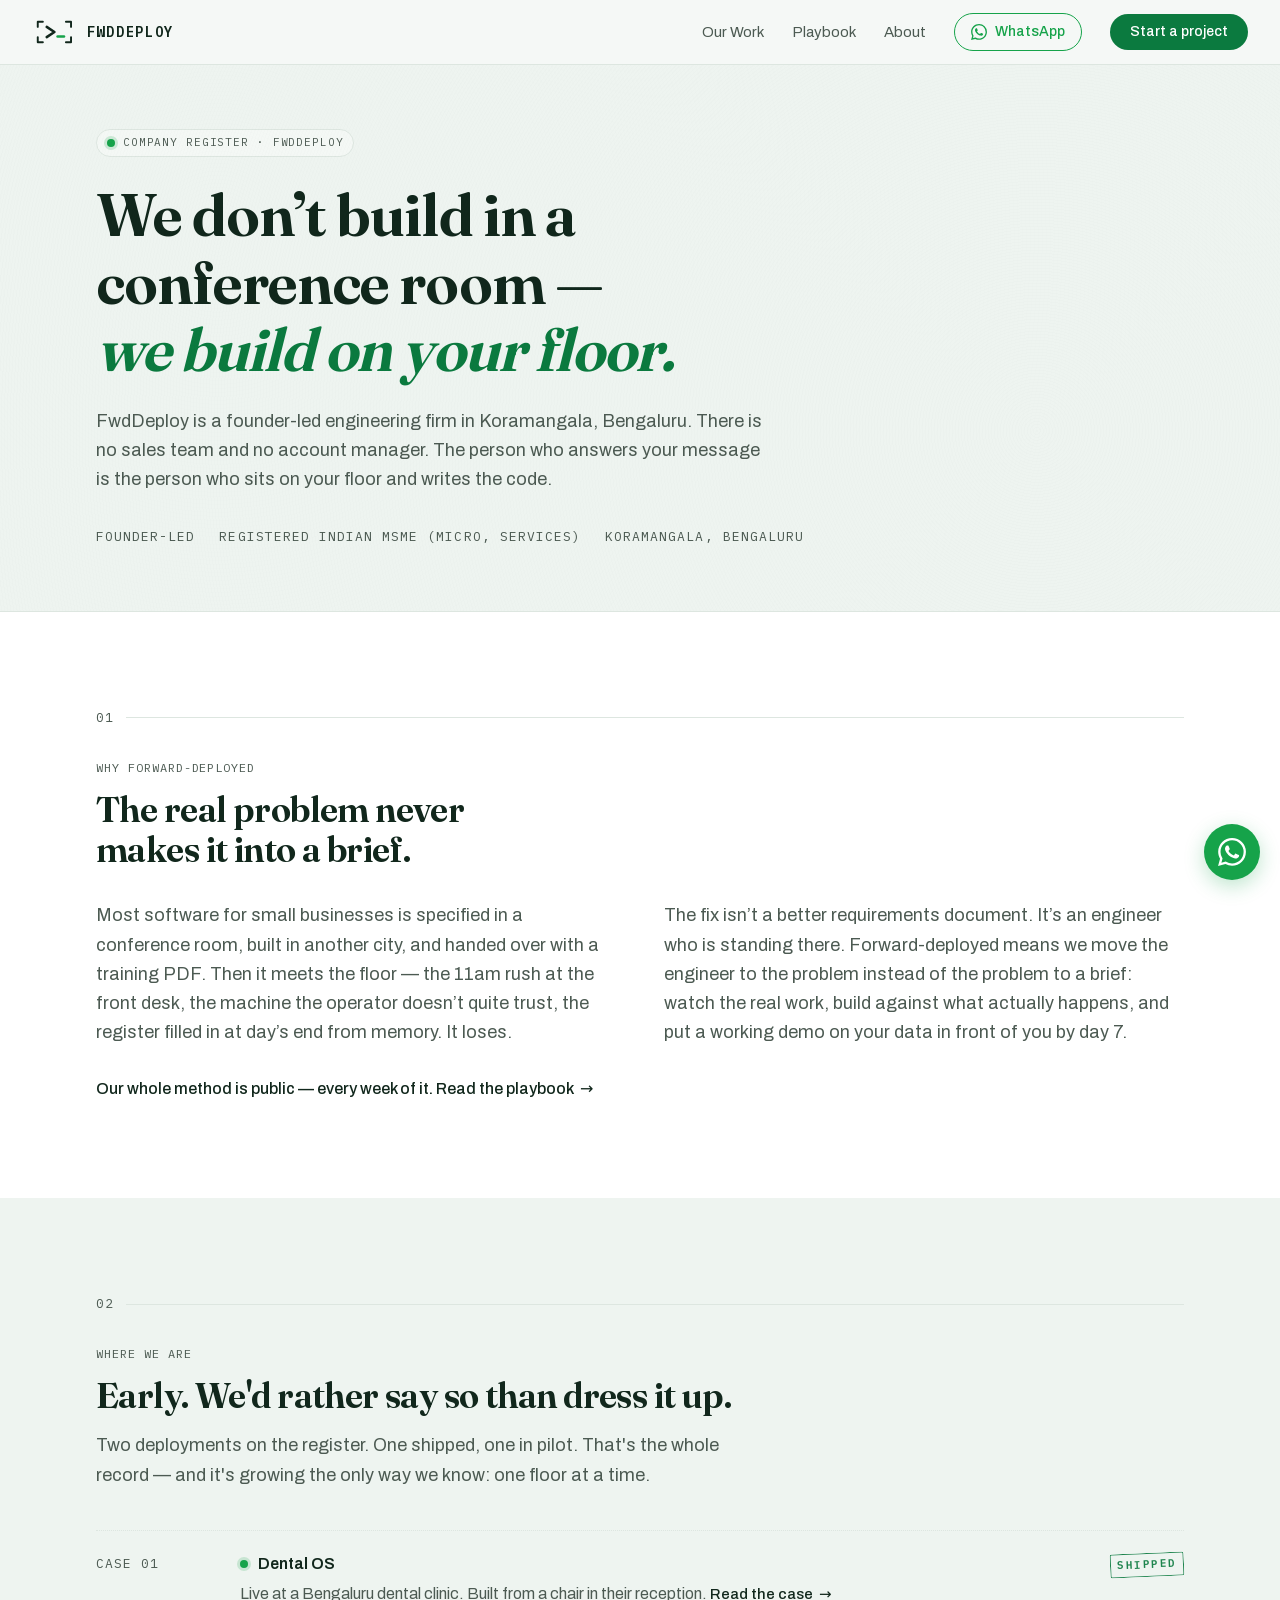
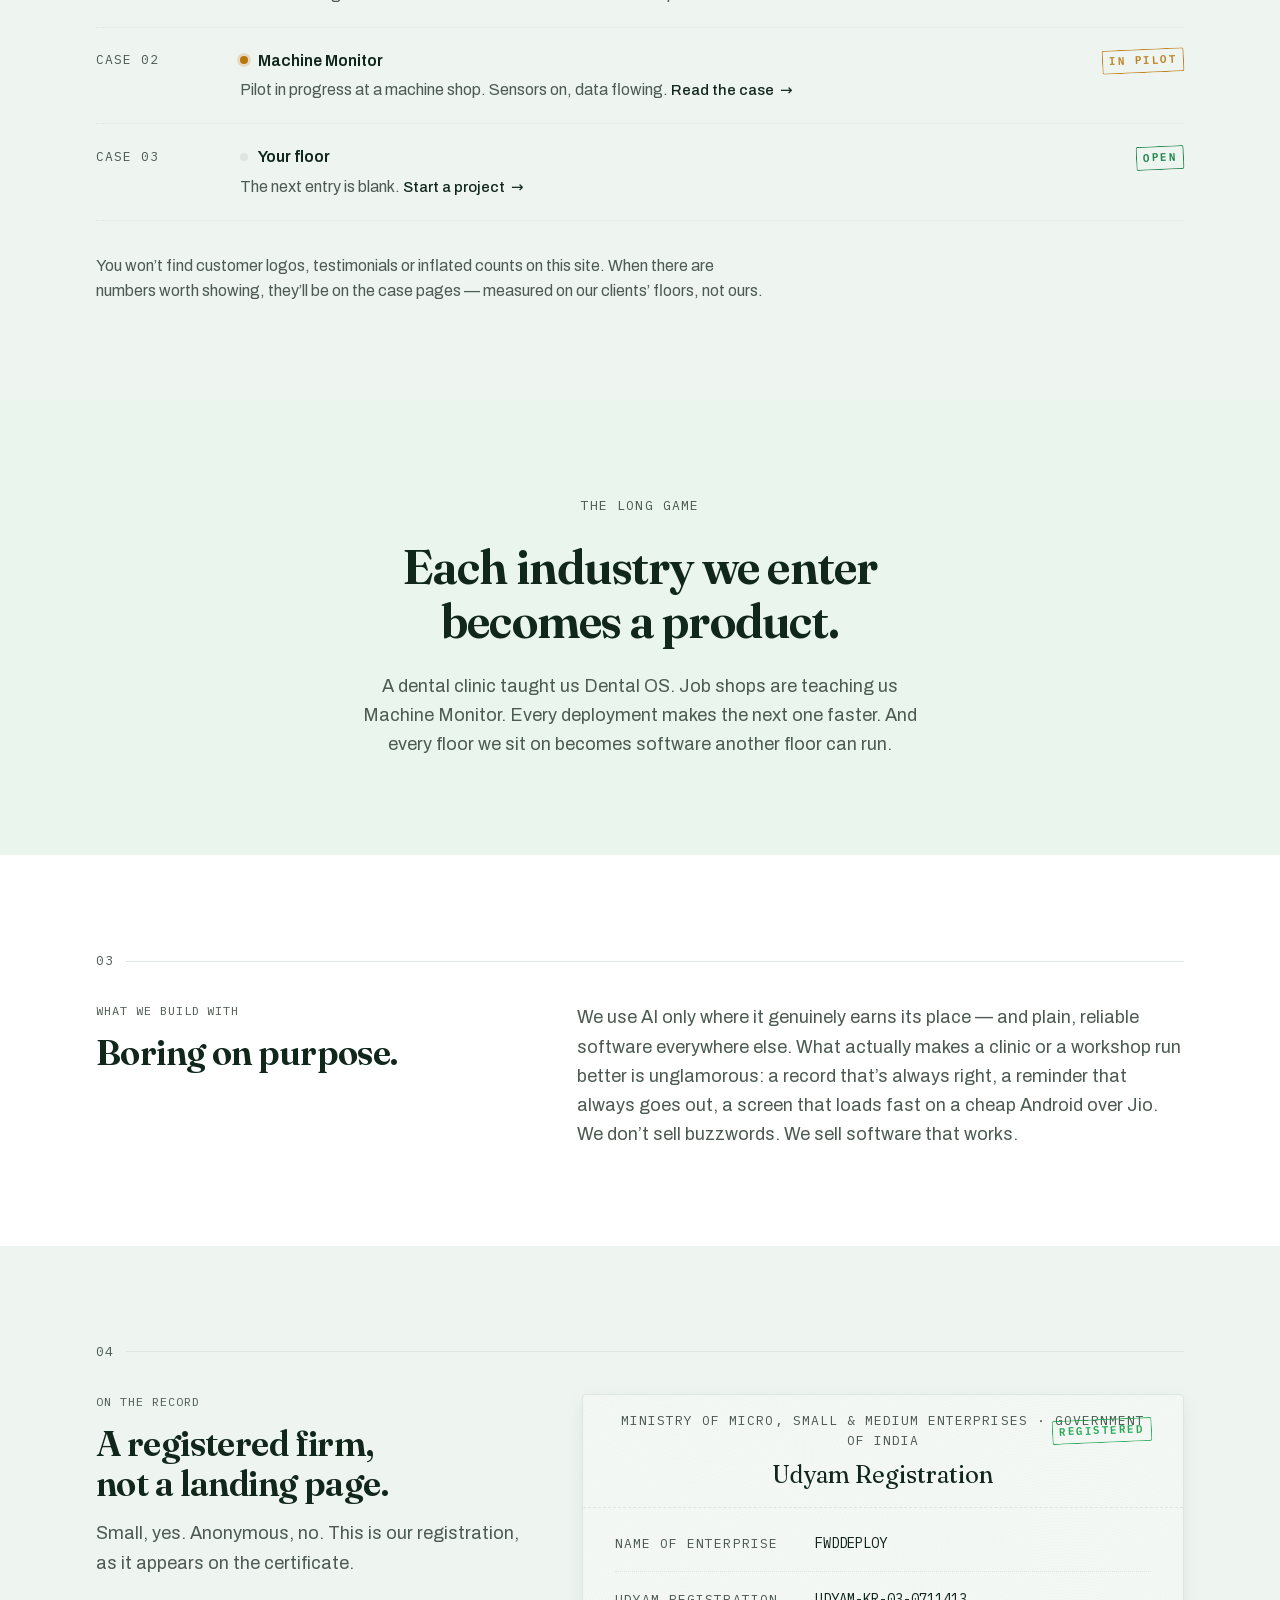
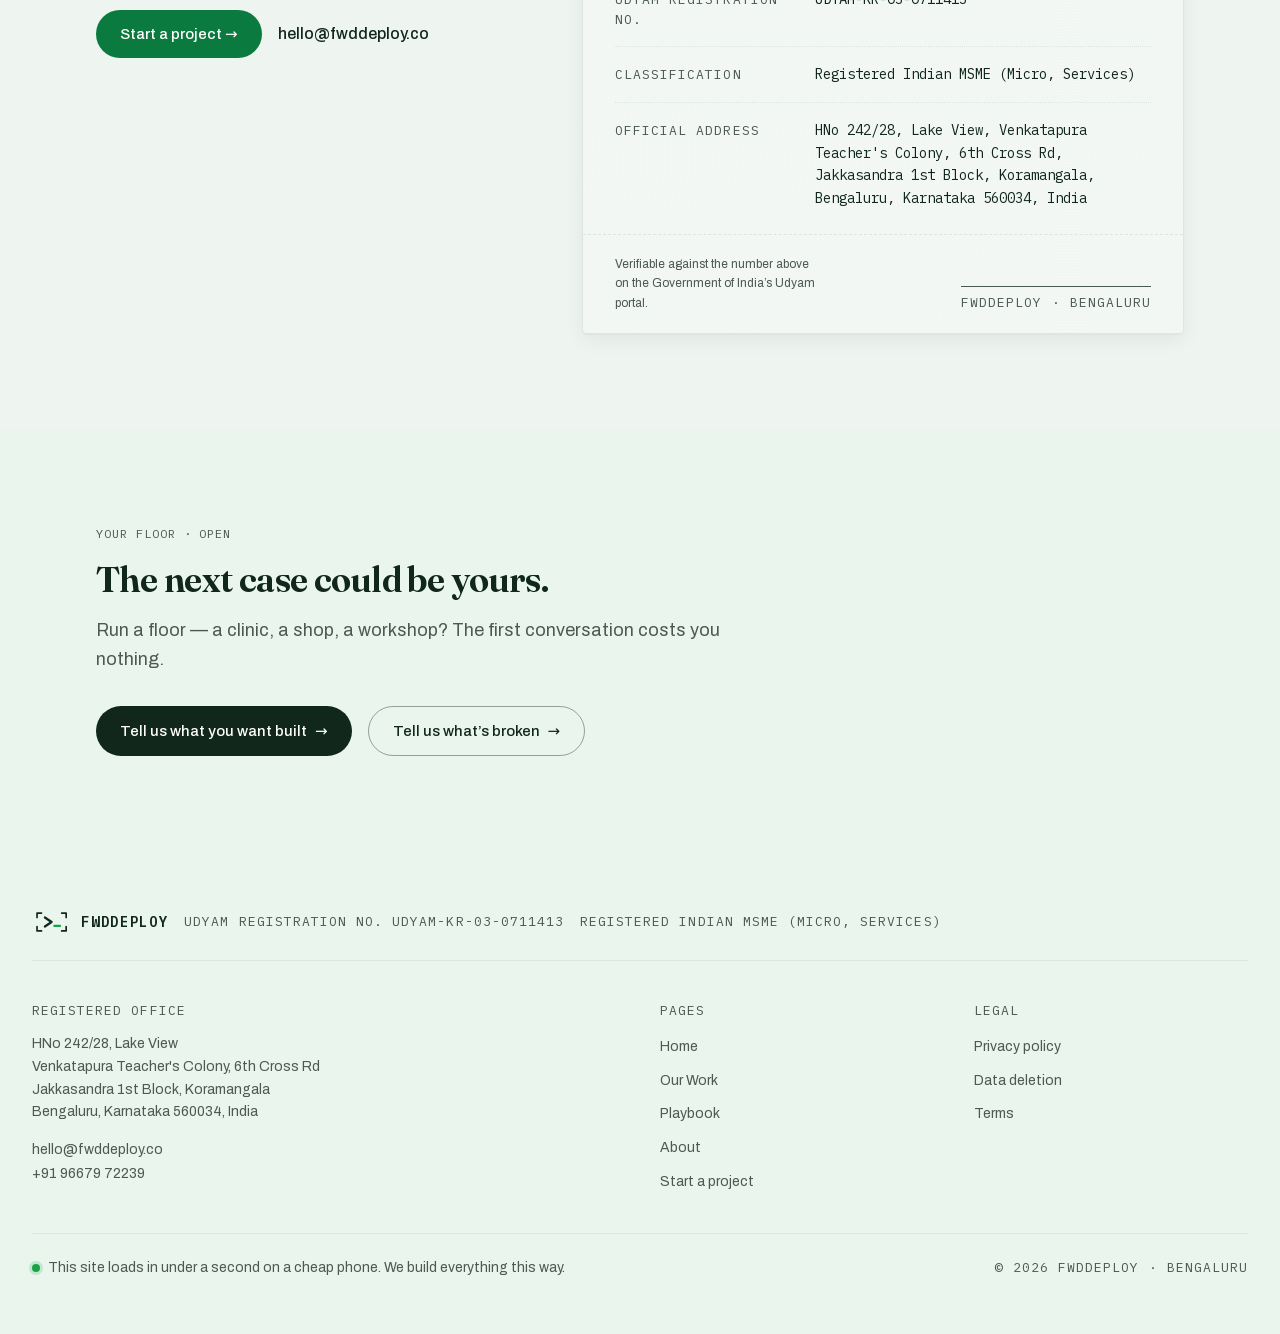
<file: about/index.html>
<!DOCTYPE html><html lang="en" class="fraunces_c29f612-module__JQ4iGa__variable archivo_c50fddcf-module__xTJHDW__variable ibm_plex_mono_93a398a6-module__Tx7x6q__variable h-full antialiased"><head><meta charSet="utf-8"/><meta name="viewport" content="width=device-width, initial-scale=1"/><meta name="next-size-adjust" content=""/><title>About — FwdDeploy</title><meta name="description" content="FWDDEPLOY is a founder-led, forward-deployed engineering firm in Bengaluru. An engineer sits where your work happens. Registered Indian MSME, UDYAM-KR-03-0711413."/><meta name="application-name" content="FwdDeploy"/><link rel="manifest" href="/manifest.webmanifest"/><meta property="og:title" content="FwdDeploy — The technical team you never hired."/><meta property="og:description" content="FwdDeploy is a Bengaluru forward-deployed engineering firm. An engineer sits where your work happens, working demo by day 7, production by week 3, results on your numbers by week 8."/><meta property="og:url" content="https://fwddeploy.co"/><meta property="og:site_name" content="FwdDeploy"/><meta property="og:locale" content="en_IN"/><meta property="og:type" content="website"/><meta name="twitter:card" content="summary"/><meta name="twitter:title" content="FwdDeploy — The technical team you never hired."/><meta name="twitter:description" content="FwdDeploy is a Bengaluru forward-deployed engineering firm. An engineer sits where your work happens, working demo by day 7, production by week 3, results on your numbers by week 8."/><link rel="icon" href="/icon.svg?icon.14jp1pmq6gqi2.svg" sizes="any" type="image/svg+xml"/><style id="inlined">

/* /_next/static/chunks/%5Broot-of-the-server%5D__0h_o94b._.css */
/* [next]/internal/font/google/fraunces_c29f612.module.css [app-client] (css) */
@font-face {
  font-family: Fraunces;
  font-style: normal;
  font-weight: 100 900;
  font-display: swap;
  src: url("/_next/static/media/167cd0713aa75522-s.1nzccunaoxsdm.woff2") format("woff2");
  unicode-range: U+102-103, U+110-111, U+128-129, U+168-169, U+1A0-1A1, U+1AF-1B0, U+300-301, U+303-304, U+308-309, U+323, U+329, U+1EA0-1EF9, U+20AB;
}

@font-face {
  font-family: Fraunces;
  font-style: normal;
  font-weight: 100 900;
  font-display: swap;
  src: url("/_next/static/media/e455bcff747f0d5e-s.1wuo3gtslpr33.woff2") format("woff2");
  unicode-range: U+100-2BA, U+2BD-2C5, U+2C7-2CC, U+2CE-2D7, U+2DD-2FF, U+304, U+308, U+329, U+1D00-1DBF, U+1E00-1E9F, U+1EF2-1EFF, U+2020, U+20A0-20AB, U+20AD-20C0, U+2113, U+2C60-2C7F, U+A720-A7FF;
}

@font-face {
  font-family: Fraunces;
  font-style: normal;
  font-weight: 100 900;
  font-display: swap;
  src: url("/_next/static/media/791bf8c4bb753ed6-s.p.0ggqn9ig56u4s.woff2") format("woff2");
  unicode-range: U+??, U+131, U+152-153, U+2BB-2BC, U+2C6, U+2DA, U+2DC, U+304, U+308, U+329, U+2000-206F, U+20AC, U+2122, U+2191, U+2193, U+2212, U+2215, U+FEFF, U+FFFD;
}

@font-face {
  font-family: Fraunces Fallback;
  src: local(Times New Roman);
  ascent-override: 84.71%;
  descent-override: 22.09%;
  line-gap-override: 0.0%;
  size-adjust: 115.45%;
}

.fraunces_c29f612-module__JQ4iGa__className {
  font-family: Fraunces, Fraunces Fallback;
  font-style: normal;
}

.fraunces_c29f612-module__JQ4iGa__variable {
  --font-fraunces: "Fraunces", "Fraunces Fallback";
}

/* [next]/internal/font/google/archivo_c50fddcf.module.css [app-client] (css) */
@font-face {
  font-family: Archivo;
  font-style: normal;
  font-weight: 100 900;
  font-stretch: 100%;
  font-display: swap;
  src: url("/_next/static/media/a2947afc6a06879b-s.1gyfqm5yhhzs7.woff2") format("woff2");
  unicode-range: U+102-103, U+110-111, U+128-129, U+168-169, U+1A0-1A1, U+1AF-1B0, U+300-301, U+303-304, U+308-309, U+323, U+329, U+1EA0-1EF9, U+20AB;
}

@font-face {
  font-family: Archivo;
  font-style: normal;
  font-weight: 100 900;
  font-stretch: 100%;
  font-display: swap;
  src: url("/_next/static/media/651aaf1801011892-s.357dd_6abeqge.woff2") format("woff2");
  unicode-range: U+100-2BA, U+2BD-2C5, U+2C7-2CC, U+2CE-2D7, U+2DD-2FF, U+304, U+308, U+329, U+1D00-1DBF, U+1E00-1E9F, U+1EF2-1EFF, U+2020, U+20A0-20AB, U+20AD-20C0, U+2113, U+2C60-2C7F, U+A720-A7FF;
}

@font-face {
  font-family: Archivo;
  font-style: normal;
  font-weight: 100 900;
  font-stretch: 100%;
  font-display: swap;
  src: url("/_next/static/media/75affa71d1e2f6a7-s.p.17-aodiw50953.woff2") format("woff2");
  unicode-range: U+??, U+131, U+152-153, U+2BB-2BC, U+2C6, U+2DA, U+2DC, U+304, U+308, U+329, U+2000-206F, U+20AC, U+2122, U+2191, U+2193, U+2212, U+2215, U+FEFF, U+FFFD;
}

@font-face {
  font-family: Archivo Fallback;
  src: local(Arial);
  ascent-override: 88.96%;
  descent-override: 21.28%;
  line-gap-override: 0.0%;
  size-adjust: 98.7%;
}

.archivo_c50fddcf-module__xTJHDW__className {
  font-family: Archivo, Archivo Fallback;
  font-style: normal;
}

.archivo_c50fddcf-module__xTJHDW__variable {
  --font-archivo: "Archivo", "Archivo Fallback";
}

/* [next]/internal/font/google/ibm_plex_mono_93a398a6.module.css [app-client] (css) */
@font-face {
  font-family: IBM Plex Mono;
  font-style: normal;
  font-weight: 400;
  font-display: swap;
  src: url("/_next/static/media/e390973e931a41c5-s.0rgnxg2b64rzs.woff2") format("woff2");
  unicode-range: U+460-52F, U+1C80-1C8A, U+20B4, U+2DE0-2DFF, U+A640-A69F, U+FE2E-FE2F;
}

@font-face {
  font-family: IBM Plex Mono;
  font-style: normal;
  font-weight: 400;
  font-display: swap;
  src: url("/_next/static/media/59b15b4bcd7b1eb5-s.2vemzm0itqzfy.woff2") format("woff2");
  unicode-range: U+301, U+400-45F, U+490-491, U+4B0-4B1, U+2116;
}

@font-face {
  font-family: IBM Plex Mono;
  font-style: normal;
  font-weight: 400;
  font-display: swap;
  src: url("/_next/static/media/e532fa1b9921e1cd-s.3cb5lpr2l6xud.woff2") format("woff2");
  unicode-range: U+102-103, U+110-111, U+128-129, U+168-169, U+1A0-1A1, U+1AF-1B0, U+300-301, U+303-304, U+308-309, U+323, U+329, U+1EA0-1EF9, U+20AB;
}

@font-face {
  font-family: IBM Plex Mono;
  font-style: normal;
  font-weight: 400;
  font-display: swap;
  src: url("/_next/static/media/2fe89d53234c61d4-s.1u30mmyq6lnsd.woff2") format("woff2");
  unicode-range: U+100-2BA, U+2BD-2C5, U+2C7-2CC, U+2CE-2D7, U+2DD-2FF, U+304, U+308, U+329, U+1D00-1DBF, U+1E00-1E9F, U+1EF2-1EFF, U+2020, U+20A0-20AB, U+20AD-20C0, U+2113, U+2C60-2C7F, U+A720-A7FF;
}

@font-face {
  font-family: IBM Plex Mono;
  font-style: normal;
  font-weight: 400;
  font-display: swap;
  src: url("/_next/static/media/99e609270109b47d-s.p.40sczeszzbjw1.woff2") format("woff2");
  unicode-range: U+??, U+131, U+152-153, U+2BB-2BC, U+2C6, U+2DA, U+2DC, U+304, U+308, U+329, U+2000-206F, U+20AC, U+2122, U+2191, U+2193, U+2212, U+2215, U+FEFF, U+FFFD;
}

@font-face {
  font-family: IBM Plex Mono;
  font-style: normal;
  font-weight: 500;
  font-display: swap;
  src: url("/_next/static/media/5e05ae5b48faa55e-s.1yd4_i3e35931.woff2") format("woff2");
  unicode-range: U+460-52F, U+1C80-1C8A, U+20B4, U+2DE0-2DFF, U+A640-A69F, U+FE2E-FE2F;
}

@font-face {
  font-family: IBM Plex Mono;
  font-style: normal;
  font-weight: 500;
  font-display: swap;
  src: url("/_next/static/media/a7afbb44bec2bb18-s.1qc6dx89jd2qv.woff2") format("woff2");
  unicode-range: U+301, U+400-45F, U+490-491, U+4B0-4B1, U+2116;
}

@font-face {
  font-family: IBM Plex Mono;
  font-style: normal;
  font-weight: 500;
  font-display: swap;
  src: url("/_next/static/media/02263ebadd758ea4-s.29yke99gs9qpn.woff2") format("woff2");
  unicode-range: U+102-103, U+110-111, U+128-129, U+168-169, U+1A0-1A1, U+1AF-1B0, U+300-301, U+303-304, U+308-309, U+323, U+329, U+1EA0-1EF9, U+20AB;
}

@font-face {
  font-family: IBM Plex Mono;
  font-style: normal;
  font-weight: 500;
  font-display: swap;
  src: url("/_next/static/media/68757d6cddeff913-s.1i-sca43-qwng.woff2") format("woff2");
  unicode-range: U+100-2BA, U+2BD-2C5, U+2C7-2CC, U+2CE-2D7, U+2DD-2FF, U+304, U+308, U+329, U+1D00-1DBF, U+1E00-1E9F, U+1EF2-1EFF, U+2020, U+20A0-20AB, U+20AD-20C0, U+2113, U+2C60-2C7F, U+A720-A7FF;
}

@font-face {
  font-family: IBM Plex Mono;
  font-style: normal;
  font-weight: 500;
  font-display: swap;
  src: url("/_next/static/media/effe91970fc4db64-s.p.0oace-s_gkfks.woff2") format("woff2");
  unicode-range: U+??, U+131, U+152-153, U+2BB-2BC, U+2C6, U+2DA, U+2DC, U+304, U+308, U+329, U+2000-206F, U+20AC, U+2122, U+2191, U+2193, U+2212, U+2215, U+FEFF, U+FFFD;
}

@font-face {
  font-family: IBM Plex Mono;
  font-style: normal;
  font-weight: 600;
  font-display: swap;
  src: url("/_next/static/media/6ff74e33ebd7bca3-s.352ti9pm7m6qh.woff2") format("woff2");
  unicode-range: U+460-52F, U+1C80-1C8A, U+20B4, U+2DE0-2DFF, U+A640-A69F, U+FE2E-FE2F;
}

@font-face {
  font-family: IBM Plex Mono;
  font-style: normal;
  font-weight: 600;
  font-display: swap;
  src: url("/_next/static/media/1a69062cfe6f77f8-s.0o-3_g79811ob.woff2") format("woff2");
  unicode-range: U+301, U+400-45F, U+490-491, U+4B0-4B1, U+2116;
}

@font-face {
  font-family: IBM Plex Mono;
  font-style: normal;
  font-weight: 600;
  font-display: swap;
  src: url("/_next/static/media/9a4838fcda0d1bca-s.0ngr-xkgqz1kf.woff2") format("woff2");
  unicode-range: U+102-103, U+110-111, U+128-129, U+168-169, U+1A0-1A1, U+1AF-1B0, U+300-301, U+303-304, U+308-309, U+323, U+329, U+1EA0-1EF9, U+20AB;
}

@font-face {
  font-family: IBM Plex Mono;
  font-style: normal;
  font-weight: 600;
  font-display: swap;
  src: url("/_next/static/media/2e95a7d252b9825a-s.15orukf5wyxb5.woff2") format("woff2");
  unicode-range: U+100-2BA, U+2BD-2C5, U+2C7-2CC, U+2CE-2D7, U+2DD-2FF, U+304, U+308, U+329, U+1D00-1DBF, U+1E00-1E9F, U+1EF2-1EFF, U+2020, U+20A0-20AB, U+20AD-20C0, U+2113, U+2C60-2C7F, U+A720-A7FF;
}

@font-face {
  font-family: IBM Plex Mono;
  font-style: normal;
  font-weight: 600;
  font-display: swap;
  src: url("/_next/static/media/23b7a97ae3b5c134-s.p.226pwps5o-gq_.woff2") format("woff2");
  unicode-range: U+??, U+131, U+152-153, U+2BB-2BC, U+2C6, U+2DA, U+2DC, U+304, U+308, U+329, U+2000-206F, U+20AC, U+2122, U+2191, U+2193, U+2212, U+2215, U+FEFF, U+FFFD;
}

@font-face {
  font-family: IBM Plex Mono Fallback;
  src: local(Arial);
  ascent-override: 76.16%;
  descent-override: 20.43%;
  line-gap-override: 0.0%;
  size-adjust: 134.59%;
}

.ibm_plex_mono_93a398a6-module__Tx7x6q__className {
  font-family: IBM Plex Mono, IBM Plex Mono Fallback;
  font-style: normal;
}

.ibm_plex_mono_93a398a6-module__Tx7x6q__variable {
  --font-plex-mono: "IBM Plex Mono", "IBM Plex Mono Fallback";
}

/* [project]/app/globals.css [app-client] (css) */
@layer properties {
  @supports (((-webkit-hyphens: none)) and (not (margin-trim: inline))) or ((-moz-orient: inline) and (not (color: rgb(from red r g b)))) {
    *, :before, :after, ::backdrop {
      --tw-space-y-reverse: 0;
      --tw-divide-y-reverse: 0;
      --tw-border-style: solid;
      --tw-leading: initial;
      --tw-font-weight: initial;
      --tw-tracking: initial;
      --tw-ordinal: initial;
      --tw-slashed-zero: initial;
      --tw-numeric-figure: initial;
      --tw-numeric-spacing: initial;
      --tw-numeric-fraction: initial;
      --tw-shadow: 0 0 #0000;
      --tw-shadow-color: initial;
      --tw-shadow-alpha: 100%;
      --tw-inset-shadow: 0 0 #0000;
      --tw-inset-shadow-color: initial;
      --tw-inset-shadow-alpha: 100%;
      --tw-ring-color: initial;
      --tw-ring-shadow: 0 0 #0000;
      --tw-inset-ring-color: initial;
      --tw-inset-ring-shadow: 0 0 #0000;
      --tw-ring-inset: initial;
      --tw-ring-offset-width: 0px;
      --tw-ring-offset-color: #fff;
      --tw-ring-offset-shadow: 0 0 #0000;
      --tw-backdrop-blur: initial;
      --tw-backdrop-brightness: initial;
      --tw-backdrop-contrast: initial;
      --tw-backdrop-grayscale: initial;
      --tw-backdrop-hue-rotate: initial;
      --tw-backdrop-invert: initial;
      --tw-backdrop-opacity: initial;
      --tw-backdrop-saturate: initial;
      --tw-backdrop-sepia: initial;
      --tw-duration: initial;
      --tw-translate-x: 0;
      --tw-translate-y: 0;
      --tw-translate-z: 0;
      --tw-content: "";
      --tw-scale-x: 1;
      --tw-scale-y: 1;
      --tw-scale-z: 1;
      --tw-outline-style: solid;
    }
  }
}

@layer theme {
  :root, :host {
    --font-sans: ui-sans-serif, system-ui, sans-serif, "Apple Color Emoji",
      "Segoe UI Emoji", "Segoe UI Symbol", "Noto Color Emoji";
    --font-mono: var(--font-plex-mono), "IBM Plex Mono", ui-monospace, monospace;
    --color-white: #fff;
    --spacing: .25rem;
    --container-xl: 36rem;
    --container-2xl: 42rem;
    --container-3xl: 48rem;
    --container-4xl: 56rem;
    --container-6xl: 72rem;
    --text-xs: .75rem;
    --text-xs--line-height: calc(1 / .75);
    --text-sm: .875rem;
    --text-sm--line-height: calc(1.25 / .875);
    --text-base: 1rem;
    --text-base--line-height: calc(1.5 / 1);
    --text-lg: 1.125rem;
    --text-lg--line-height: calc(1.75 / 1.125);
    --text-xl: 1.25rem;
    --text-xl--line-height: calc(1.75 / 1.25);
    --text-2xl: 1.5rem;
    --text-2xl--line-height: calc(2 / 1.5);
    --text-3xl: 1.875rem;
    --text-3xl--line-height: calc(2.25 / 1.875);
    --text-4xl: 2.25rem;
    --text-4xl--line-height: calc(2.5 / 2.25);
    --text-5xl: 3rem;
    --text-5xl--line-height: 1;
    --text-6xl: 3.75rem;
    --text-6xl--line-height: 1;
    --font-weight-medium: 500;
    --font-weight-semibold: 600;
    --tracking-normal: 0em;
    --leading-tight: 1.25;
    --leading-snug: 1.375;
    --leading-relaxed: 1.625;
    --radius-xl: .75rem;
    --blur-sm: 8px;
    --default-transition-duration: .15s;
    --default-transition-timing-function: cubic-bezier(.4, 0, .2, 1);
    --default-font-family: var(--font-sans);
    --default-mono-font-family: var(--font-mono);
    --color-bg: #fff;
    --color-tint: #eef4f0;
    --color-ink: #11271c;
    --color-ink-soft: #4c5a52;
    --color-primary: #0b7a3f;
    --color-accent: #0b7a3f;
    --color-dark: #0c3b24;
    --color-line: #dde6e0;
    --color-run: #16a34a;
    --color-signal: #b8770c;
    --color-down: #c0392b;
    --color-stamp: #0b7a3f;
    --color-surface: #f4f8f5;
    --color-paper: #f4f8f5;
    --color-paper-raised: #fff;
    --color-paper-deep: #eef4f0;
    --color-warm-wash: #fff;
    --color-line-warm: #d3ded7;
    --color-ink-soft-strong: #34433b;
    --font-display: var(--font-fraunces), "Fraunces", Georgia, serif;
    --font-body: var(--font-archivo), "Archivo", system-ui, sans-serif;
  }
}

@layer base {
  *, :after, :before, ::backdrop {
    box-sizing: border-box;
    border: 0 solid;
    margin: 0;
    padding: 0;
  }

  ::file-selector-button {
    box-sizing: border-box;
    border: 0 solid;
    margin: 0;
    padding: 0;
  }

  html, :host {
    -webkit-text-size-adjust: 100%;
    tab-size: 4;
    line-height: 1.5;
    font-family: var(--default-font-family, ui-sans-serif, system-ui, sans-serif, "Apple Color Emoji", "Segoe UI Emoji", "Segoe UI Symbol", "Noto Color Emoji");
    font-feature-settings: var(--default-font-feature-settings, normal);
    font-variation-settings: var(--default-font-variation-settings, normal);
    -webkit-tap-highlight-color: transparent;
  }

  hr {
    height: 0;
    color: inherit;
    border-top-width: 1px;
  }

  abbr:where([title]) {
    -webkit-text-decoration: underline dotted;
    text-decoration: underline dotted;
  }

  h1, h2, h3, h4, h5, h6 {
    font-size: inherit;
    font-weight: inherit;
  }

  a {
    color: inherit;
    -webkit-text-decoration: inherit;
    -webkit-text-decoration: inherit;
    text-decoration: inherit;
  }

  b, strong {
    font-weight: bolder;
  }

  code, kbd, samp, pre {
    font-family: var(--default-mono-font-family, ui-monospace, SFMono-Regular, Menlo, Monaco, Consolas, "Liberation Mono", "Courier New", monospace);
    font-feature-settings: var(--default-mono-font-feature-settings, normal);
    font-variation-settings: var(--default-mono-font-variation-settings, normal);
    font-size: 1em;
  }

  small {
    font-size: 80%;
  }

  sub, sup {
    vertical-align: baseline;
    font-size: 75%;
    line-height: 0;
    position: relative;
  }

  sub {
    bottom: -.25em;
  }

  sup {
    top: -.5em;
  }

  table {
    text-indent: 0;
    border-color: inherit;
    border-collapse: collapse;
  }

  :-moz-focusring {
    outline: auto;
  }

  progress {
    vertical-align: baseline;
  }

  summary {
    display: list-item;
  }

  ol, ul, menu {
    list-style: none;
  }

  img, svg, video, canvas, audio, iframe, embed, object {
    vertical-align: middle;
    display: block;
  }

  img, video {
    max-width: 100%;
    height: auto;
  }

  button, input, select, optgroup, textarea {
    font: inherit;
    font-feature-settings: inherit;
    font-variation-settings: inherit;
    letter-spacing: inherit;
    color: inherit;
    opacity: 1;
    background-color: #0000;
    border-radius: 0;
  }

  ::file-selector-button {
    font: inherit;
    font-feature-settings: inherit;
    font-variation-settings: inherit;
    letter-spacing: inherit;
    color: inherit;
    opacity: 1;
    background-color: #0000;
    border-radius: 0;
  }

  :where(select:is([multiple], [size])) optgroup {
    font-weight: bolder;
  }

  :where(select:is([multiple], [size])) optgroup option {
    padding-inline-start: 20px;
  }

  ::file-selector-button {
    margin-inline-end: 4px;
  }

  ::placeholder {
    opacity: 1;
  }

  @supports (not ((-webkit-appearance: -apple-pay-button))) or (contain-intrinsic-size: 1px) {
    ::placeholder {
      color: currentColor;
    }

    @supports (color: color-mix(in lab, red, red)) {
      ::placeholder {
        color: color-mix(in oklab, currentcolor 50%, transparent);
      }
    }
  }

  textarea {
    resize: vertical;
  }

  ::-webkit-search-decoration {
    -webkit-appearance: none;
  }

  ::-webkit-date-and-time-value {
    min-height: 1lh;
    text-align: inherit;
  }

  ::-webkit-datetime-edit {
    display: inline-flex;
  }

  ::-webkit-datetime-edit-fields-wrapper {
    padding: 0;
  }

  ::-webkit-datetime-edit {
    padding-block: 0;
  }

  ::-webkit-datetime-edit-year-field {
    padding-block: 0;
  }

  ::-webkit-datetime-edit-month-field {
    padding-block: 0;
  }

  ::-webkit-datetime-edit-day-field {
    padding-block: 0;
  }

  ::-webkit-datetime-edit-hour-field {
    padding-block: 0;
  }

  ::-webkit-datetime-edit-minute-field {
    padding-block: 0;
  }

  ::-webkit-datetime-edit-second-field {
    padding-block: 0;
  }

  ::-webkit-datetime-edit-millisecond-field {
    padding-block: 0;
  }

  ::-webkit-datetime-edit-meridiem-field {
    padding-block: 0;
  }

  ::-webkit-calendar-picker-indicator {
    line-height: 1;
  }

  :-moz-ui-invalid {
    box-shadow: none;
  }

  button, input:where([type="button"], [type="reset"], [type="submit"]) {
    appearance: button;
  }

  ::file-selector-button {
    appearance: button;
  }

  ::-webkit-inner-spin-button {
    height: auto;
  }

  ::-webkit-outer-spin-button {
    height: auto;
  }

  [hidden]:where(:not([hidden="until-found"])) {
    display: none !important;
  }
}

@layer components;

@layer utilities {
  .sr-only {
    clip-path: inset(50%);
    white-space: nowrap;
    border-width: 0;
    width: 1px;
    height: 1px;
    margin: -1px;
    padding: 0;
    position: absolute;
    overflow: hidden;
  }

  .absolute {
    position: absolute;
  }

  .fixed {
    position: fixed;
  }

  .paper-grain, .relative {
    position: relative;
  }

  .sticky {
    position: sticky;
  }

  .inset-x-0 {
    inset-inline: calc(var(--spacing) * 0);
  }

  .top-0 {
    top: calc(var(--spacing) * 0);
  }

  .top-20 {
    top: calc(var(--spacing) * 20);
  }

  .top-\[1\.1875rem\] {
    top: 1.1875rem;
  }

  .top-full {
    top: 100%;
  }

  .right-0 {
    right: calc(var(--spacing) * 0);
  }

  .right-4 {
    right: calc(var(--spacing) * 4);
  }

  .right-5 {
    right: calc(var(--spacing) * 5);
  }

  .bottom-5 {
    bottom: calc(var(--spacing) * 5);
  }

  .left-0 {
    left: calc(var(--spacing) * 0);
  }

  .z-10 {
    z-index: 10;
  }

  .z-40 {
    z-index: 40;
  }

  .z-50 {
    z-index: 50;
  }

  .z-\[1\] {
    z-index: 1;
  }

  .container {
    width: 100%;
  }

  @media (min-width: 40rem) {
    .container {
      max-width: 40rem;
    }
  }

  @media (min-width: 48rem) {
    .container {
      max-width: 48rem;
    }
  }

  @media (min-width: 64rem) {
    .container {
      max-width: 64rem;
    }
  }

  @media (min-width: 80rem) {
    .container {
      max-width: 80rem;
    }
  }

  @media (min-width: 96rem) {
    .container {
      max-width: 96rem;
    }
  }

  .m-0 {
    margin: calc(var(--spacing) * 0);
  }

  .mx-auto {
    margin-inline: auto;
  }

  .my-4 {
    margin-block: calc(var(--spacing) * 4);
  }

  .mt-0\.5 {
    margin-top: calc(var(--spacing) * .5);
  }

  .mt-1 {
    margin-top: calc(var(--spacing) * 1);
  }

  .mt-1\.5 {
    margin-top: calc(var(--spacing) * 1.5);
  }

  .mt-2 {
    margin-top: calc(var(--spacing) * 2);
  }

  .mt-3 {
    margin-top: calc(var(--spacing) * 3);
  }

  .mt-4 {
    margin-top: calc(var(--spacing) * 4);
  }

  .mt-5 {
    margin-top: calc(var(--spacing) * 5);
  }

  .mt-6 {
    margin-top: calc(var(--spacing) * 6);
  }

  .mt-7 {
    margin-top: calc(var(--spacing) * 7);
  }

  .mt-8 {
    margin-top: calc(var(--spacing) * 8);
  }

  .mt-9 {
    margin-top: calc(var(--spacing) * 9);
  }

  .mt-10 {
    margin-top: calc(var(--spacing) * 10);
  }

  .mt-12 {
    margin-top: calc(var(--spacing) * 12);
  }

  .mt-14 {
    margin-top: calc(var(--spacing) * 14);
  }

  .mt-16 {
    margin-top: calc(var(--spacing) * 16);
  }

  .mt-auto {
    margin-top: auto;
  }

  .mb-2 {
    margin-bottom: calc(var(--spacing) * 2);
  }

  .mb-3 {
    margin-bottom: calc(var(--spacing) * 3);
  }

  .mb-4 {
    margin-bottom: calc(var(--spacing) * 4);
  }

  .mb-5 {
    margin-bottom: calc(var(--spacing) * 5);
  }

  .mb-6 {
    margin-bottom: calc(var(--spacing) * 6);
  }

  .mb-8 {
    margin-bottom: calc(var(--spacing) * 8);
  }

  .num-chip {
    background-color: var(--color-primary);
    color: #fff;
    width: 2.375rem;
    height: 2.375rem;
    font-family: var(--font-mono);
    border-radius: 4px;
    flex-shrink: 0;
    justify-content: center;
    align-items: center;
    font-size: .875rem;
    font-weight: 600;
    display: flex;
  }

  .status-dot {
    border-radius: 9999px;
    flex-shrink: 0;
    width: .5rem;
    height: .5rem;
    display: inline-block;
  }

  .stamp {
    font-family: var(--font-mono);
    letter-spacing: .14em;
    text-transform: uppercase;
    color: var(--color-stamp);
    border: 1.5px solid var(--color-stamp);
    outline: 1px solid #0b7a3f59;
    font-size: .6875rem;
    font-weight: 600;
    display: inline-block;
  }

  @supports (color: color-mix(in lab, red, red)) {
    .stamp {
      outline: 1px solid color-mix(in srgb, var(--color-stamp) 35%, transparent);
    }
  }

  .stamp {
    outline-offset: 2px;
    opacity: .92;
    border-radius: 2px;
    padding: .2em .55em;
    transform: rotate(-2.5deg);
    -webkit-mask-image: radial-gradient(120% 100% at 48% 52%, #000 62%, #000000d1 100%);
    mask-image: radial-gradient(120% 100% at 48% 52%, #000 62%, #000000d1 100%);
  }

  .kicker {
    font-family: var(--font-mono);
    letter-spacing: .08em;
    text-transform: uppercase;
    color: var(--color-ink-soft);
    background-color: var(--color-surface);
    border: 1px solid var(--color-line);
    border-radius: 9999px;
    align-items: center;
    gap: .5rem;
    padding: .4em .9em;
    font-size: .6875rem;
    display: inline-flex;
  }

  .block {
    display: block;
  }

  .flex {
    display: flex;
  }

  .grid {
    display: grid;
  }

  .hidden {
    display: none;
  }

  .inline {
    display: inline;
  }

  .inline-block {
    display: inline-block;
  }

  .inline-flex {
    display: inline-flex;
  }

  .table {
    display: table;
  }

  .h-1\.5 {
    height: calc(var(--spacing) * 1.5);
  }

  .h-3 {
    height: calc(var(--spacing) * 3);
  }

  .h-4 {
    height: calc(var(--spacing) * 4);
  }

  .h-7 {
    height: calc(var(--spacing) * 7);
  }

  .h-8 {
    height: calc(var(--spacing) * 8);
  }

  .h-14 {
    height: calc(var(--spacing) * 14);
  }

  .h-16 {
    height: calc(var(--spacing) * 16);
  }

  .h-full {
    height: 100%;
  }

  .h-px {
    height: 1px;
  }

  .min-h-40 {
    min-height: calc(var(--spacing) * 40);
  }

  .min-h-full {
    min-height: 100%;
  }

  .w-4 {
    width: calc(var(--spacing) * 4);
  }

  .w-7 {
    width: calc(var(--spacing) * 7);
  }

  .w-14 {
    width: calc(var(--spacing) * 14);
  }

  .w-20 {
    width: calc(var(--spacing) * 20);
  }

  .w-36 {
    width: calc(var(--spacing) * 36);
  }

  .w-44 {
    width: calc(var(--spacing) * 44);
  }

  .w-auto {
    width: auto;
  }

  .w-full {
    width: 100%;
  }

  .w-px {
    width: 1px;
  }

  .max-w-2xl {
    max-width: var(--container-2xl);
  }

  .max-w-3xl {
    max-width: var(--container-3xl);
  }

  .max-w-4xl {
    max-width: var(--container-4xl);
  }

  .max-w-6xl {
    max-width: var(--container-6xl);
  }

  .max-w-\[15ch\] {
    max-width: 15ch;
  }

  .max-w-\[26ch\] {
    max-width: 26ch;
  }

  .max-w-\[28ch\] {
    max-width: 28ch;
  }

  .max-w-\[88\%\] {
    max-width: 88%;
  }

  .max-w-\[1680px\] {
    max-width: 1680px;
  }

  .max-w-xl {
    max-width: var(--container-xl);
  }

  .signoff-line {
    border-bottom: 1px solid var(--color-ink-soft);
    min-width: 10rem;
  }

  .min-w-0 {
    min-width: calc(var(--spacing) * 0);
  }

  .min-w-4 {
    min-width: calc(var(--spacing) * 4);
  }

  .min-w-28 {
    min-width: calc(var(--spacing) * 28);
  }

  .min-w-36 {
    min-width: calc(var(--spacing) * 36);
  }

  .flex-1 {
    flex: 1;
  }

  .shrink-0 {
    flex-shrink: 0;
  }

  .grow {
    flex-grow: 1;
  }

  .dot-pulse {
    animation: 2.4s ease-in-out infinite dot-pulse;
  }

  .load-reveal {
    animation: .7s cubic-bezier(.22, 1, .36, 1) both load-reveal;
  }

  .cursor-pointer {
    cursor: pointer;
  }

  .resize-y {
    resize: vertical;
  }

  .list-none {
    list-style-type: none;
  }

  .appearance-none {
    appearance: none;
  }

  .auto-rows-fr {
    grid-auto-rows: minmax(0, 1fr);
  }

  .grid-cols-1 {
    grid-template-columns: repeat(1, minmax(0, 1fr));
  }

  .grid-cols-2 {
    grid-template-columns: repeat(2, minmax(0, 1fr));
  }

  .flex-col {
    flex-direction: column;
  }

  .flex-wrap {
    flex-wrap: wrap;
  }

  .items-baseline {
    align-items: baseline;
  }

  .items-center {
    align-items: center;
  }

  .items-end {
    align-items: flex-end;
  }

  .items-start {
    align-items: flex-start;
  }

  .items-stretch {
    align-items: stretch;
  }

  .justify-between {
    justify-content: space-between;
  }

  .justify-center {
    justify-content: center;
  }

  .justify-end {
    justify-content: flex-end;
  }

  .justify-start {
    justify-content: flex-start;
  }

  .gap-1 {
    gap: calc(var(--spacing) * 1);
  }

  .gap-1\.5 {
    gap: calc(var(--spacing) * 1.5);
  }

  .gap-2 {
    gap: calc(var(--spacing) * 2);
  }

  .gap-2\.5 {
    gap: calc(var(--spacing) * 2.5);
  }

  .gap-3 {
    gap: calc(var(--spacing) * 3);
  }

  .gap-4 {
    gap: calc(var(--spacing) * 4);
  }

  .gap-5 {
    gap: calc(var(--spacing) * 5);
  }

  .gap-6 {
    gap: calc(var(--spacing) * 6);
  }

  .gap-7 {
    gap: calc(var(--spacing) * 7);
  }

  .gap-10 {
    gap: calc(var(--spacing) * 10);
  }

  :where(.space-y-1 > :not(:last-child)) {
    --tw-space-y-reverse: 0;
    margin-block-start: calc(calc(var(--spacing) * 1) * var(--tw-space-y-reverse));
    margin-block-end: calc(calc(var(--spacing) * 1) * calc(1 - var(--tw-space-y-reverse)));
  }

  :where(.space-y-2 > :not(:last-child)) {
    --tw-space-y-reverse: 0;
    margin-block-start: calc(calc(var(--spacing) * 2) * var(--tw-space-y-reverse));
    margin-block-end: calc(calc(var(--spacing) * 2) * calc(1 - var(--tw-space-y-reverse)));
  }

  :where(.space-y-2\.5 > :not(:last-child)) {
    --tw-space-y-reverse: 0;
    margin-block-start: calc(calc(var(--spacing) * 2.5) * var(--tw-space-y-reverse));
    margin-block-end: calc(calc(var(--spacing) * 2.5) * calc(1 - var(--tw-space-y-reverse)));
  }

  :where(.space-y-4 > :not(:last-child)) {
    --tw-space-y-reverse: 0;
    margin-block-start: calc(calc(var(--spacing) * 4) * var(--tw-space-y-reverse));
    margin-block-end: calc(calc(var(--spacing) * 4) * calc(1 - var(--tw-space-y-reverse)));
  }

  :where(.space-y-5 > :not(:last-child)) {
    --tw-space-y-reverse: 0;
    margin-block-start: calc(calc(var(--spacing) * 5) * var(--tw-space-y-reverse));
    margin-block-end: calc(calc(var(--spacing) * 5) * calc(1 - var(--tw-space-y-reverse)));
  }

  :where(.space-y-10 > :not(:last-child)) {
    --tw-space-y-reverse: 0;
    margin-block-start: calc(calc(var(--spacing) * 10) * var(--tw-space-y-reverse));
    margin-block-end: calc(calc(var(--spacing) * 10) * calc(1 - var(--tw-space-y-reverse)));
  }

  .gap-x-2 {
    column-gap: calc(var(--spacing) * 2);
  }

  .gap-x-3 {
    column-gap: calc(var(--spacing) * 3);
  }

  .gap-x-4 {
    column-gap: calc(var(--spacing) * 4);
  }

  .gap-x-5 {
    column-gap: calc(var(--spacing) * 5);
  }

  .gap-x-6 {
    column-gap: calc(var(--spacing) * 6);
  }

  .gap-x-7 {
    column-gap: calc(var(--spacing) * 7);
  }

  .gap-x-8 {
    column-gap: calc(var(--spacing) * 8);
  }

  .gap-x-10 {
    column-gap: calc(var(--spacing) * 10);
  }

  .gap-x-12 {
    column-gap: calc(var(--spacing) * 12);
  }

  .gap-x-14 {
    column-gap: calc(var(--spacing) * 14);
  }

  .gap-y-0\.5 {
    row-gap: calc(var(--spacing) * .5);
  }

  .gap-y-1 {
    row-gap: calc(var(--spacing) * 1);
  }

  .gap-y-1\.5 {
    row-gap: calc(var(--spacing) * 1.5);
  }

  .gap-y-2 {
    row-gap: calc(var(--spacing) * 2);
  }

  .gap-y-3 {
    row-gap: calc(var(--spacing) * 3);
  }

  .gap-y-4 {
    row-gap: calc(var(--spacing) * 4);
  }

  .gap-y-5 {
    row-gap: calc(var(--spacing) * 5);
  }

  .gap-y-6 {
    row-gap: calc(var(--spacing) * 6);
  }

  .gap-y-10 {
    row-gap: calc(var(--spacing) * 10);
  }

  :where(.divide-y > :not(:last-child)) {
    --tw-divide-y-reverse: 0;
    border-bottom-style: var(--tw-border-style);
    border-top-style: var(--tw-border-style);
    border-top-width: calc(1px * var(--tw-divide-y-reverse));
    border-bottom-width: calc(1px * calc(1 - var(--tw-divide-y-reverse)));
  }

  :where(.divide-dotted > :not(:last-child)) {
    --tw-border-style: dotted;
    border-style: dotted;
  }

  :where(.divide-line > :not(:last-child)) {
    border-color: var(--color-line);
  }

  .truncate {
    text-overflow: ellipsis;
    white-space: nowrap;
    overflow: hidden;
  }

  .overflow-hidden {
    overflow: hidden;
  }

  .case-card {
    background-color: var(--color-surface);
    border: 1px solid var(--color-line);
    border-radius: 4px;
    text-decoration: none;
    transition: transform .22s cubic-bezier(.22, 1, .36, 1), box-shadow .22s, border-color .22s;
    box-shadow: 0 1px 2px #10271c0a, 0 6px 20px #10271c0f;
  }

  .card-tile {
    background-color: var(--color-surface);
    border: 1px solid var(--color-line);
    border-radius: 4px;
    transition: transform .2s, box-shadow .2s, border-color .2s;
    box-shadow: 0 1px 2px #10271c0a;
  }

  .card-paper {
    background-color: var(--color-surface);
    border: 1px solid var(--color-line);
    border-radius: 4px;
    box-shadow: 0 1px 2px #10271c0a, 0 6px 20px #10271c0f;
  }

  .card-ink {
    background-color: #f4f8f50d;
  }

  @supports (color: color-mix(in lab, red, red)) {
    .card-ink {
      background-color: color-mix(in srgb, var(--color-paper) 5%, transparent);
    }
  }

  .card-ink {
    border: 1px solid #f4f8f529;
  }

  @supports (color: color-mix(in lab, red, red)) {
    .card-ink {
      border: 1px solid color-mix(in srgb, var(--color-paper) 16%, transparent);
    }
  }

  .card-ink {
    border-radius: 4px;
    transition: transform .2s, border-color .2s;
  }

  .rounded {
    border-radius: .25rem;
  }

  .rounded-\[3px\] {
    border-radius: 3px;
  }

  .rounded-\[8px\] {
    border-radius: 8px;
  }

  .rounded-\[10px\] {
    border-radius: 10px;
  }

  .rounded-\[14px\] {
    border-radius: 14px;
  }

  .rounded-full {
    border-radius: 3.40282e38px;
  }

  .rounded-none {
    border-radius: 0;
  }

  .rounded-xl {
    border-radius: var(--radius-xl);
  }

  .rounded-br-\[3px\] {
    border-bottom-right-radius: 3px;
  }

  .rounded-bl-\[3px\] {
    border-bottom-left-radius: 3px;
  }

  .border {
    border-style: var(--tw-border-style);
    border-width: 1px;
  }

  .border-0 {
    border-style: var(--tw-border-style);
    border-width: 0;
  }

  .border-t {
    border-top-style: var(--tw-border-style);
    border-top-width: 1px;
  }

  .border-b {
    border-bottom-style: var(--tw-border-style);
    border-bottom-width: 1px;
  }

  .border-dashed {
    --tw-border-style: dashed;
    border-style: dashed;
  }

  .border-dotted {
    --tw-border-style: dotted;
    border-style: dotted;
  }

  .stamp-ink {
    color: var(--color-ink);
    border-color: var(--color-ink);
    outline-color: #11271c4d;
  }

  @supports (color: color-mix(in lab, red, red)) {
    .stamp-ink {
      outline-color: color-mix(in srgb, var(--color-ink) 30%, transparent);
    }
  }

  .stamp-run {
    color: var(--color-run);
    border-color: var(--color-run);
    outline-color: #16a34a59;
  }

  @supports (color: color-mix(in lab, red, red)) {
    .stamp-run {
      outline-color: color-mix(in srgb, var(--color-run) 35%, transparent);
    }
  }

  .stamp-signal {
    color: var(--color-signal);
    border-color: var(--color-signal);
    outline-color: #b8770c66;
  }

  @supports (color: color-mix(in lab, red, red)) {
    .stamp-signal {
      outline-color: color-mix(in srgb, var(--color-signal) 40%, transparent);
    }
  }

  .border-ink\/30 {
    border-color: #11271c4d;
  }

  @supports (color: color-mix(in lab, red, red)) {
    .border-ink\/30 {
      border-color: color-mix(in oklab, var(--color-ink) 30%, transparent);
    }
  }

  .border-ink\/40 {
    border-color: #11271c66;
  }

  @supports (color: color-mix(in lab, red, red)) {
    .border-ink\/40 {
      border-color: color-mix(in oklab, var(--color-ink) 40%, transparent);
    }
  }

  .border-ink\/45 {
    border-color: #11271c73;
  }

  @supports (color: color-mix(in lab, red, red)) {
    .border-ink\/45 {
      border-color: color-mix(in oklab, var(--color-ink) 45%, transparent);
    }
  }

  .border-line {
    border-color: var(--color-line);
  }

  .border-line-warm {
    border-color: var(--color-line-warm);
  }

  .border-paper\/30 {
    border-color: #f4f8f54d;
  }

  @supports (color: color-mix(in lab, red, red)) {
    .border-paper\/30 {
      border-color: color-mix(in oklab, var(--color-paper) 30%, transparent);
    }
  }

  .border-primary\/45 {
    border-color: #0b7a3f73;
  }

  @supports (color: color-mix(in lab, red, red)) {
    .border-primary\/45 {
      border-color: color-mix(in oklab, var(--color-primary) 45%, transparent);
    }
  }

  .border-run {
    border-color: var(--color-run);
  }

  .border-run\/40 {
    border-color: #16a34a66;
  }

  @supports (color: color-mix(in lab, red, red)) {
    .border-run\/40 {
      border-color: color-mix(in oklab, var(--color-run) 40%, transparent);
    }
  }

  .border-run\/45 {
    border-color: #16a34a73;
  }

  @supports (color: color-mix(in lab, red, red)) {
    .border-run\/45 {
      border-color: color-mix(in oklab, var(--color-run) 45%, transparent);
    }
  }

  .border-signal\/50 {
    border-color: #b8770c80;
  }

  @supports (color: color-mix(in lab, red, red)) {
    .border-signal\/50 {
      border-color: color-mix(in oklab, var(--color-signal) 50%, transparent);
    }
  }

  .dot-down {
    background-color: var(--color-down);
    box-shadow: 0 0 0 3px #c0392b2e;
  }

  @supports (color: color-mix(in lab, red, red)) {
    .dot-down {
      box-shadow: 0 0 0 3px color-mix(in srgb, var(--color-down) 18%, transparent);
    }
  }

  .dot-run {
    background-color: var(--color-run);
    box-shadow: 0 0 0 3px #16a34a2e;
  }

  @supports (color: color-mix(in lab, red, red)) {
    .dot-run {
      box-shadow: 0 0 0 3px color-mix(in srgb, var(--color-run) 18%, transparent);
    }
  }

  .dot-signal {
    background-color: var(--color-signal);
    box-shadow: 0 0 0 3px #b8770c33;
  }

  @supports (color: color-mix(in lab, red, red)) {
    .dot-signal {
      box-shadow: 0 0 0 3px color-mix(in srgb, var(--color-signal) 20%, transparent);
    }
  }

  .\!bg-\[color-mix\(in_srgb\,var\(--color-primary\)_16\%\,var\(--color-surface\)\)\] {
    background-color: #cfe4d8 !important;
  }

  @supports (color: color-mix(in lab, red, red)) {
    .\!bg-\[color-mix\(in_srgb\,var\(--color-primary\)_16\%\,var\(--color-surface\)\)\] {
      background-color: color-mix(in srgb,var(--color-primary) 16%,var(--color-surface)) !important;
    }
  }

  .bg-ink {
    background-color: var(--color-ink);
  }

  .bg-line {
    background-color: var(--color-line);
  }

  .bg-paper-deep {
    background-color: var(--color-paper-deep);
  }

  .bg-paper-raised {
    background-color: var(--color-paper-raised);
  }

  .bg-paper\/90 {
    background-color: #f4f8f5e6;
  }

  @supports (color: color-mix(in lab, red, red)) {
    .bg-paper\/90 {
      background-color: color-mix(in oklab, var(--color-paper) 90%, transparent);
    }
  }

  .bg-primary {
    background-color: var(--color-primary);
  }

  .bg-primary\/12 {
    background-color: #0b7a3f1f;
  }

  @supports (color: color-mix(in lab, red, red)) {
    .bg-primary\/12 {
      background-color: color-mix(in oklab, var(--color-primary) 12%, transparent);
    }
  }

  .bg-run {
    background-color: var(--color-run);
  }

  .bg-run\/5 {
    background-color: #16a34a0d;
  }

  @supports (color: color-mix(in lab, red, red)) {
    .bg-run\/5 {
      background-color: color-mix(in oklab, var(--color-run) 5%, transparent);
    }
  }

  .bg-run\/12 {
    background-color: #16a34a1f;
  }

  @supports (color: color-mix(in lab, red, red)) {
    .bg-run\/12 {
      background-color: color-mix(in oklab, var(--color-run) 12%, transparent);
    }
  }

  .bg-signal\/12 {
    background-color: #b8770c1f;
  }

  @supports (color: color-mix(in lab, red, red)) {
    .bg-signal\/12 {
      background-color: color-mix(in oklab, var(--color-signal) 12%, transparent);
    }
  }

  .bg-surface {
    background-color: var(--color-surface);
  }

  .bg-tint {
    background-color: var(--color-tint);
  }

  .bg-transparent {
    background-color: #0000;
  }

  .bg-warm-wash {
    background-color: var(--color-warm-wash);
  }

  .dot-off {
    background-color: var(--color-line);
  }

  .link-slide {
    background-image: linear-gradient(currentColor, currentColor);
    background-position: 0 100%;
    background-repeat: no-repeat;
    background-size: 0% 1px;
    padding-bottom: 1px;
    text-decoration: none;
    transition: background-size .25s;
  }

  .bg-dotted {
    background-image: radial-gradient(#dde6e0b3 1px, #0000 1px);
  }

  @supports (color: color-mix(in lab, red, red)) {
    .bg-dotted {
      background-image: radial-gradient(color-mix(in srgb, var(--color-line) 70%, transparent) 1px,
    transparent 1px);
    }
  }

  .bg-dotted {
    background-size: 22px 22px;
  }

  .bg-ruled {
    background-image: repeating-linear-gradient(#0000, #0000 31px, #dde6e073 31px 32px);
  }

  @supports (color: color-mix(in lab, red, red)) {
    .bg-ruled {
      background-image: repeating-linear-gradient(to bottom,
    transparent,
    transparent 31px,
    color-mix(in srgb, var(--color-line) 45%, transparent) 31px,
    color-mix(in srgb, var(--color-line) 45%, transparent) 32px);
    }
  }

  .p-0 {
    padding: calc(var(--spacing) * 0);
  }

  .p-5 {
    padding: calc(var(--spacing) * 5);
  }

  .p-6 {
    padding: calc(var(--spacing) * 6);
  }

  .px-1 {
    padding-inline: calc(var(--spacing) * 1);
  }

  .px-2\.5 {
    padding-inline: calc(var(--spacing) * 2.5);
  }

  .px-3 {
    padding-inline: calc(var(--spacing) * 3);
  }

  .px-3\.5 {
    padding-inline: calc(var(--spacing) * 3.5);
  }

  .px-4 {
    padding-inline: calc(var(--spacing) * 4);
  }

  .px-5 {
    padding-inline: calc(var(--spacing) * 5);
  }

  .px-6 {
    padding-inline: calc(var(--spacing) * 6);
  }

  .px-7 {
    padding-inline: calc(var(--spacing) * 7);
  }

  .py-0\.5 {
    padding-block: calc(var(--spacing) * .5);
  }

  .py-1 {
    padding-block: calc(var(--spacing) * 1);
  }

  .py-2 {
    padding-block: calc(var(--spacing) * 2);
  }

  .py-2\.5 {
    padding-block: calc(var(--spacing) * 2.5);
  }

  .py-3 {
    padding-block: calc(var(--spacing) * 3);
  }

  .py-3\.5 {
    padding-block: calc(var(--spacing) * 3.5);
  }

  .py-4 {
    padding-block: calc(var(--spacing) * 4);
  }

  .py-5 {
    padding-block: calc(var(--spacing) * 5);
  }

  .py-6 {
    padding-block: calc(var(--spacing) * 6);
  }

  .py-8 {
    padding-block: calc(var(--spacing) * 8);
  }

  .py-10 {
    padding-block: calc(var(--spacing) * 10);
  }

  .py-12 {
    padding-block: calc(var(--spacing) * 12);
  }

  .py-14 {
    padding-block: calc(var(--spacing) * 14);
  }

  .py-16 {
    padding-block: calc(var(--spacing) * 16);
  }

  .py-20 {
    padding-block: calc(var(--spacing) * 20);
  }

  .pt-0\.5 {
    padding-top: calc(var(--spacing) * .5);
  }

  .pt-1 {
    padding-top: calc(var(--spacing) * 1);
  }

  .pt-1\.5 {
    padding-top: calc(var(--spacing) * 1.5);
  }

  .pt-2 {
    padding-top: calc(var(--spacing) * 2);
  }

  .pt-3 {
    padding-top: calc(var(--spacing) * 3);
  }

  .pt-4 {
    padding-top: calc(var(--spacing) * 4);
  }

  .pt-5 {
    padding-top: calc(var(--spacing) * 5);
  }

  .pt-6 {
    padding-top: calc(var(--spacing) * 6);
  }

  .pt-12 {
    padding-top: calc(var(--spacing) * 12);
  }

  .pb-1 {
    padding-bottom: calc(var(--spacing) * 1);
  }

  .pb-1\.5 {
    padding-bottom: calc(var(--spacing) * 1.5);
  }

  .pb-2 {
    padding-bottom: calc(var(--spacing) * 2);
  }

  .pb-6 {
    padding-bottom: calc(var(--spacing) * 6);
  }

  .pb-8 {
    padding-bottom: calc(var(--spacing) * 8);
  }

  .pb-10 {
    padding-bottom: calc(var(--spacing) * 10);
  }

  .pb-12 {
    padding-bottom: calc(var(--spacing) * 12);
  }

  .pl-5 {
    padding-left: calc(var(--spacing) * 5);
  }

  .text-center {
    text-align: center;
  }

  .text-left {
    text-align: left;
  }

  .text-right {
    text-align: right;
  }

  .eyebrow {
    font-family: var(--font-mono);
    letter-spacing: .08em;
    text-transform: uppercase;
    color: var(--color-ink-soft);
    font-size: .75rem;
    line-height: 1.4;
  }

  .mono-label {
    font-family: var(--font-mono);
    letter-spacing: .08em;
    text-transform: uppercase;
    font-size: .6875rem;
  }

  .font-\(family-name\:--font-body\) {
    font-family: var(--font-body);
  }

  .font-\(family-name\:--font-display\) {
    font-family: var(--font-display);
  }

  .font-\(family-name\:--font-mono\) {
    font-family: var(--font-mono);
  }

  .text-2xl {
    font-size: var(--text-2xl);
    line-height: var(--tw-leading, var(--text-2xl--line-height));
  }

  .text-3xl {
    font-size: var(--text-3xl);
    line-height: var(--tw-leading, var(--text-3xl--line-height));
  }

  .text-base {
    font-size: var(--text-base);
    line-height: var(--tw-leading, var(--text-base--line-height));
  }

  .text-lg {
    font-size: var(--text-lg);
    line-height: var(--tw-leading, var(--text-lg--line-height));
  }

  .text-sm {
    font-size: var(--text-sm);
    line-height: var(--tw-leading, var(--text-sm--line-height));
  }

  .text-xl {
    font-size: var(--text-xl);
    line-height: var(--tw-leading, var(--text-xl--line-height));
  }

  .text-xs {
    font-size: var(--text-xs);
    line-height: var(--tw-leading, var(--text-xs--line-height));
  }

  .text-\[0\.75rem\] {
    font-size: .75rem;
  }

  .text-\[0\.5625rem\] {
    font-size: .5625rem;
  }

  .text-\[0\.6875rem\] {
    font-size: .6875rem;
  }

  .text-\[0\.9375rem\] {
    font-size: .9375rem;
  }

  .text-\[0\.9875rem\] {
    font-size: .9875rem;
  }

  .text-\[1\.4rem\] {
    font-size: 1.4rem;
  }

  .text-\[1\.25rem\] {
    font-size: 1.25rem;
  }

  .text-\[1\.35rem\] {
    font-size: 1.35rem;
  }

  .text-\[2\.4rem\] {
    font-size: 2.4rem;
  }

  .text-\[2\.5rem\] {
    font-size: 2.5rem;
  }

  .text-\[2rem\] {
    font-size: 2rem;
  }

  .leading-8 {
    --tw-leading: calc(var(--spacing) * 8);
    line-height: calc(var(--spacing) * 8);
  }

  .leading-\[1\.04\] {
    --tw-leading: 1.04;
    line-height: 1.04;
  }

  .leading-\[1\.08\] {
    --tw-leading: 1.08;
    line-height: 1.08;
  }

  .leading-\[1\.12\] {
    --tw-leading: 1.12;
    line-height: 1.12;
  }

  .leading-relaxed {
    --tw-leading: var(--leading-relaxed);
    line-height: var(--leading-relaxed);
  }

  .leading-snug {
    --tw-leading: var(--leading-snug);
    line-height: var(--leading-snug);
  }

  .leading-tight {
    --tw-leading: var(--leading-tight);
    line-height: var(--leading-tight);
  }

  .font-\[640\] {
    --tw-font-weight: 640;
    font-weight: 640;
  }

  .font-medium {
    --tw-font-weight: var(--font-weight-medium);
    font-weight: var(--font-weight-medium);
  }

  .font-semibold {
    --tw-font-weight: var(--font-weight-semibold);
    font-weight: var(--font-weight-semibold);
  }

  .tracking-\[-0\.02em\] {
    --tw-tracking: -.02em;
    letter-spacing: -.02em;
  }

  .tracking-\[-0\.018em\] {
    --tw-tracking: -.018em;
    letter-spacing: -.018em;
  }

  .tracking-\[0\.04em\] {
    --tw-tracking: .04em;
    letter-spacing: .04em;
  }

  .tracking-\[0\.06em\] {
    --tw-tracking: .06em;
    letter-spacing: .06em;
  }

  .tracking-\[0\.08em\] {
    --tw-tracking: .08em;
    letter-spacing: .08em;
  }

  .tracking-\[0\.12em\] {
    --tw-tracking: .12em;
    letter-spacing: .12em;
  }

  .tracking-\[0\.14em\] {
    --tw-tracking: .14em;
    letter-spacing: .14em;
  }

  .tracking-normal {
    --tw-tracking: var(--tracking-normal);
    letter-spacing: var(--tracking-normal);
  }

  .break-all {
    word-break: break-all;
  }

  .whitespace-nowrap {
    white-space: nowrap;
  }

  .\!text-primary {
    color: var(--color-primary) !important;
  }

  .text-accent {
    color: var(--color-accent);
  }

  .text-bg {
    color: var(--color-bg);
  }

  .text-ink {
    color: var(--color-ink);
  }

  .text-ink-soft {
    color: var(--color-ink-soft);
  }

  .text-ink-soft-strong {
    color: var(--color-ink-soft-strong);
  }

  .text-ink-soft\/80 {
    color: #4c5a52cc;
  }

  @supports (color: color-mix(in lab, red, red)) {
    .text-ink-soft\/80 {
      color: color-mix(in oklab, var(--color-ink-soft) 80%, transparent);
    }
  }

  .text-line {
    color: var(--color-line);
  }

  .text-paper {
    color: var(--color-paper);
  }

  .text-paper\/50 {
    color: #f4f8f580;
  }

  @supports (color: color-mix(in lab, red, red)) {
    .text-paper\/50 {
      color: color-mix(in oklab, var(--color-paper) 50%, transparent);
    }
  }

  .text-paper\/60 {
    color: #f4f8f599;
  }

  @supports (color: color-mix(in lab, red, red)) {
    .text-paper\/60 {
      color: color-mix(in oklab, var(--color-paper) 60%, transparent);
    }
  }

  .text-paper\/70 {
    color: #f4f8f5b3;
  }

  @supports (color: color-mix(in lab, red, red)) {
    .text-paper\/70 {
      color: color-mix(in oklab, var(--color-paper) 70%, transparent);
    }
  }

  .text-paper\/80 {
    color: #f4f8f5cc;
  }

  @supports (color: color-mix(in lab, red, red)) {
    .text-paper\/80 {
      color: color-mix(in oklab, var(--color-paper) 80%, transparent);
    }
  }

  .text-primary {
    color: var(--color-primary);
  }

  .text-run {
    color: var(--color-run);
  }

  .text-signal {
    color: var(--color-signal);
  }

  .text-stamp {
    color: var(--color-stamp);
  }

  .text-white {
    color: var(--color-white);
  }

  .uppercase {
    text-transform: uppercase;
  }

  .italic {
    font-style: italic;
  }

  .not-italic {
    font-style: normal;
  }

  .tabular-nums {
    --tw-numeric-spacing: tabular-nums;
    font-variant-numeric: var(--tw-ordinal, ) var(--tw-slashed-zero, ) var(--tw-numeric-figure, ) var(--tw-numeric-spacing, ) var(--tw-numeric-fraction, );
  }

  .underline {
    text-decoration-line: underline;
  }

  .decoration-line {
    -webkit-text-decoration-color: var(--color-line);
    text-decoration-color: var(--color-line);
  }

  .decoration-stamp\/50 {
    text-decoration-color: #0b7a3f80;
  }

  @supports (color: color-mix(in lab, red, red)) {
    .decoration-stamp\/50 {
      -webkit-text-decoration-color: color-mix(in oklab, var(--color-stamp) 50%, transparent);
      text-decoration-color: color-mix(in oklab, var(--color-stamp) 50%, transparent);
    }
  }

  .decoration-stamp\/60 {
    text-decoration-color: #0b7a3f99;
  }

  @supports (color: color-mix(in lab, red, red)) {
    .decoration-stamp\/60 {
      -webkit-text-decoration-color: color-mix(in oklab, var(--color-stamp) 60%, transparent);
      text-decoration-color: color-mix(in oklab, var(--color-stamp) 60%, transparent);
    }
  }

  .underline-offset-2 {
    text-underline-offset: 2px;
  }

  .antialiased {
    -webkit-font-smoothing: antialiased;
    -moz-osx-font-smoothing: grayscale;
  }

  .\!shadow-\[inset_0_0_0_1px_var\(--color-line\)\] {
    --tw-shadow: inset 0 0 0 1px var(--tw-shadow-color, var(--color-line)) !important;
    box-shadow: var(--tw-inset-shadow), var(--tw-inset-ring-shadow), var(--tw-ring-offset-shadow), var(--tw-ring-shadow), var(--tw-shadow) !important;
  }

  .shadow-\[0_2px_18px_rgba\(11\,122\,63\,0\.3\)\] {
    --tw-shadow: 0 2px 18px var(--tw-shadow-color, #0b7a3f4d);
    box-shadow: var(--tw-inset-shadow), var(--tw-inset-ring-shadow), var(--tw-ring-offset-shadow), var(--tw-ring-shadow), var(--tw-shadow);
  }

  .shadow-\[0_6px_20px_rgba\(22\,163\,74\,0\.28\)\] {
    --tw-shadow: 0 6px 20px var(--tw-shadow-color, #16a34a47);
    box-shadow: var(--tw-inset-shadow), var(--tw-inset-ring-shadow), var(--tw-ring-offset-shadow), var(--tw-ring-shadow), var(--tw-shadow);
  }

  .shadow-\[0_12px_30px_rgba\(16\,39\,28\,0\.1\)\] {
    --tw-shadow: 0 12px 30px var(--tw-shadow-color, #10271c1a);
    box-shadow: var(--tw-inset-shadow), var(--tw-inset-ring-shadow), var(--tw-ring-offset-shadow), var(--tw-ring-shadow), var(--tw-shadow);
  }

  .ring-4 {
    --tw-ring-shadow: var(--tw-ring-inset, ) 0 0 0 calc(4px + var(--tw-ring-offset-width)) var(--tw-ring-color, currentcolor);
    box-shadow: var(--tw-inset-shadow), var(--tw-inset-ring-shadow), var(--tw-ring-offset-shadow), var(--tw-ring-shadow), var(--tw-shadow);
  }

  .ring-bg {
    --tw-ring-color: var(--color-bg);
  }

  .backdrop-blur-sm {
    --tw-backdrop-blur: blur(var(--blur-sm));
    -webkit-backdrop-filter: var(--tw-backdrop-blur, ) var(--tw-backdrop-brightness, ) var(--tw-backdrop-contrast, ) var(--tw-backdrop-grayscale, ) var(--tw-backdrop-hue-rotate, ) var(--tw-backdrop-invert, ) var(--tw-backdrop-opacity, ) var(--tw-backdrop-saturate, ) var(--tw-backdrop-sepia, );
    backdrop-filter: var(--tw-backdrop-blur, ) var(--tw-backdrop-brightness, ) var(--tw-backdrop-contrast, ) var(--tw-backdrop-grayscale, ) var(--tw-backdrop-hue-rotate, ) var(--tw-backdrop-invert, ) var(--tw-backdrop-opacity, ) var(--tw-backdrop-saturate, ) var(--tw-backdrop-sepia, );
  }

  .transition {
    transition-property: color, background-color, border-color, outline-color, text-decoration-color, fill, stroke, --tw-gradient-from, --tw-gradient-via, --tw-gradient-to, opacity, box-shadow, transform, translate, scale, rotate, filter, -webkit-backdrop-filter, backdrop-filter, display, content-visibility, overlay, pointer-events;
    transition-timing-function: var(--tw-ease, var(--default-transition-timing-function));
    transition-duration: var(--tw-duration, var(--default-transition-duration));
  }

  .transition-\[border-color\,box-shadow\] {
    transition-property: border-color, box-shadow;
    transition-timing-function: var(--tw-ease, var(--default-transition-timing-function));
    transition-duration: var(--tw-duration, var(--default-transition-duration));
  }

  .transition-colors {
    transition-property: color, background-color, border-color, outline-color, text-decoration-color, fill, stroke, --tw-gradient-from, --tw-gradient-via, --tw-gradient-to;
    transition-timing-function: var(--tw-ease, var(--default-transition-timing-function));
    transition-duration: var(--tw-duration, var(--default-transition-duration));
  }

  .transition-transform {
    transition-property: transform, translate, scale, rotate;
    transition-timing-function: var(--tw-ease, var(--default-transition-timing-function));
    transition-duration: var(--tw-duration, var(--default-transition-duration));
  }

  .delay-1 {
    transition-delay: 1ms;
  }

  .delay-2 {
    transition-delay: 2ms;
  }

  .delay-3 {
    transition-delay: 3ms;
  }

  .delay-4 {
    transition-delay: 4ms;
  }

  .delay-5 {
    transition-delay: 5ms;
  }

  .duration-200 {
    --tw-duration: .2s;
    transition-duration: .2s;
  }

  .outline-none {
    --tw-outline-style: none;
    outline-style: none;
  }

  .select-none {
    -webkit-user-select: none;
    user-select: none;
  }

  .\[counter-increment\:clause\] {
    counter-increment: clause;
  }

  .\[counter-reset\:clause\] {
    counter-reset: clause;
  }

  .delay-1 {
    animation-delay: 90ms;
  }

  .delay-2 {
    animation-delay: .18s;
  }

  .delay-3 {
    animation-delay: .27s;
  }

  .delay-4 {
    animation-delay: .36s;
  }

  .delay-5 {
    animation-delay: .45s;
  }

  .rule {
    border-top: 1px solid var(--color-line);
  }

  .rule-dashed {
    border-top: 1px dashed var(--color-line);
  }

  @media (hover: hover) {
    .group-hover\:translate-x-0\.5:is(:where(.group):hover *) {
      --tw-translate-x: calc(var(--spacing) * .5);
      translate: var(--tw-translate-x) var(--tw-translate-y);
    }
  }

  @media (hover: hover) {
    .group-hover\:translate-x-1:is(:where(.group):hover *) {
      --tw-translate-x: calc(var(--spacing) * 1);
      translate: var(--tw-translate-x) var(--tw-translate-y);
    }
  }

  .group-has-checked\:text-paper:is(:where(.group):has(:checked) *) {
    color: var(--color-paper);
  }

  .group-has-checked\:text-paper\/70:is(:where(.group):has(:checked) *) {
    color: #f4f8f5b3;
  }

  @supports (color: color-mix(in lab, red, red)) {
    .group-has-checked\:text-paper\/70:is(:where(.group):has(:checked) *) {
      color: color-mix(in oklab, var(--color-paper) 70%, transparent);
    }
  }

  .placeholder\:text-ink-soft\/50::placeholder {
    color: #4c5a5280;
  }

  @supports (color: color-mix(in lab, red, red)) {
    .placeholder\:text-ink-soft\/50::placeholder {
      color: color-mix(in oklab, var(--color-ink-soft) 50%, transparent);
    }
  }

  .before\:absolute:before {
    content: var(--tw-content);
    position: absolute;
  }

  .before\:left-0:before {
    content: var(--tw-content);
    left: calc(var(--spacing) * 0);
  }

  .before\:font-\(family-name\:--font-mono\):before {
    content: var(--tw-content);
    font-family: var(--font-mono);
  }

  .before\:text-xs:before {
    content: var(--tw-content);
    font-size: var(--text-xs);
    line-height: var(--tw-leading, var(--text-xs--line-height));
  }

  .before\:text-stamp:before {
    content: var(--tw-content);
    color: var(--color-stamp);
  }

  .before\:content-\[\'–\'\]:before {
    --tw-content: "–";
    content: var(--tw-content);
  }

  .before\:content-\[counter\(clause\)\'\.\'\]:before {
    --tw-content: counter(clause)".";
    content: var(--tw-content);
  }

  .last\:border-b-0:last-child {
    border-bottom-style: var(--tw-border-style);
    border-bottom-width: 0;
  }

  @media (hover: hover) {
    .hover\:scale-110:hover {
      --tw-scale-x: 110%;
      --tw-scale-y: 110%;
      --tw-scale-z: 110%;
      scale: var(--tw-scale-x) var(--tw-scale-y);
    }
  }

  @media (hover: hover) {
    .hover\:border-ink:hover {
      border-color: var(--color-ink);
    }
  }

  @media (hover: hover) {
    .hover\:border-primary\/50:hover {
      border-color: #0b7a3f80;
    }

    @supports (color: color-mix(in lab, red, red)) {
      .hover\:border-primary\/50:hover {
        border-color: color-mix(in oklab, var(--color-primary) 50%, transparent);
      }
    }
  }

  @media (hover: hover) {
    .hover\:bg-ink\/5:hover {
      background-color: #11271c0d;
    }

    @supports (color: color-mix(in lab, red, red)) {
      .hover\:bg-ink\/5:hover {
        background-color: color-mix(in oklab, var(--color-ink) 5%, transparent);
      }
    }
  }

  @media (hover: hover) {
    .hover\:bg-ink\/10:hover {
      background-color: #11271c1a;
    }

    @supports (color: color-mix(in lab, red, red)) {
      .hover\:bg-ink\/10:hover {
        background-color: color-mix(in oklab, var(--color-ink) 10%, transparent);
      }
    }
  }

  @media (hover: hover) {
    .hover\:bg-ink\/85:hover {
      background-color: #11271cd9;
    }

    @supports (color: color-mix(in lab, red, red)) {
      .hover\:bg-ink\/85:hover {
        background-color: color-mix(in oklab, var(--color-ink) 85%, transparent);
      }
    }
  }

  @media (hover: hover) {
    .hover\:bg-primary\/90:hover {
      background-color: #0b7a3fe6;
    }

    @supports (color: color-mix(in lab, red, red)) {
      .hover\:bg-primary\/90:hover {
        background-color: color-mix(in oklab, var(--color-primary) 90%, transparent);
      }
    }
  }

  @media (hover: hover) {
    .hover\:bg-run:hover {
      background-color: var(--color-run);
    }
  }

  @media (hover: hover) {
    .hover\:text-ink:hover {
      color: var(--color-ink);
    }
  }

  @media (hover: hover) {
    .hover\:text-paper:hover {
      color: var(--color-paper);
    }
  }

  @media (hover: hover) {
    .hover\:text-white:hover {
      color: var(--color-white);
    }
  }

  @media (hover: hover) {
    .hover\:decoration-ink:hover {
      -webkit-text-decoration-color: var(--color-ink);
      text-decoration-color: var(--color-ink);
    }
  }

  @media (hover: hover) {
    .hover\:decoration-stamp:hover {
      -webkit-text-decoration-color: var(--color-stamp);
      text-decoration-color: var(--color-stamp);
    }
  }

  .focus\:not-sr-only:focus {
    clip-path: none;
    white-space: normal;
    width: auto;
    height: auto;
    margin: 0;
    padding: 0;
    position: static;
    overflow: visible;
  }

  .focus\:absolute:focus {
    position: absolute;
  }

  .focus\:top-4:focus {
    top: calc(var(--spacing) * 4);
  }

  .focus\:left-4:focus {
    left: calc(var(--spacing) * 4);
  }

  .focus\:z-50:focus {
    z-index: 50;
  }

  .focus\:rounded-\[3px\]:focus {
    border-radius: 3px;
  }

  .focus\:border-accent:focus {
    border-color: var(--color-accent);
  }

  .focus\:bg-ink:focus {
    background-color: var(--color-ink);
  }

  .focus\:px-4:focus {
    padding-inline: calc(var(--spacing) * 4);
  }

  .focus\:py-2:focus {
    padding-block: calc(var(--spacing) * 2);
  }

  .focus\:text-paper:focus {
    color: var(--color-paper);
  }

  .focus\:shadow-\[0_1px_0_0_var\(--color-accent\)\]:focus {
    --tw-shadow: 0 1px 0 0 var(--tw-shadow-color, var(--color-accent));
    box-shadow: var(--tw-inset-shadow), var(--tw-inset-ring-shadow), var(--tw-ring-offset-shadow), var(--tw-ring-shadow), var(--tw-shadow);
  }

  .focus-visible\:scale-110:focus-visible {
    --tw-scale-x: 110%;
    --tw-scale-y: 110%;
    --tw-scale-z: 110%;
    scale: var(--tw-scale-x) var(--tw-scale-y);
  }

  .focus-visible\:outline-2:focus-visible {
    outline-style: var(--tw-outline-style);
    outline-width: 2px;
  }

  .focus-visible\:outline-offset-2:focus-visible {
    outline-offset: 2px;
  }

  .focus-visible\:outline-ink:focus-visible {
    outline-color: var(--color-ink);
  }

  .focus-visible\:outline-primary:focus-visible {
    outline-color: var(--color-primary);
  }

  .active\:bg-ink:active {
    background-color: var(--color-ink);
  }

  .active\:bg-primary:active {
    background-color: var(--color-primary);
  }

  .disabled\:cursor-not-allowed:disabled {
    cursor: not-allowed;
  }

  .disabled\:opacity-60:disabled {
    opacity: .6;
  }

  .has-checked\:border-ink:has(:checked) {
    border-color: var(--color-ink);
  }

  .has-checked\:bg-ink:has(:checked) {
    background-color: var(--color-ink);
  }

  .has-focus-visible\:outline-2:has(:focus-visible) {
    outline-style: var(--tw-outline-style);
    outline-width: 2px;
  }

  .has-focus-visible\:outline-offset-2:has(:focus-visible) {
    outline-offset: 2px;
  }

  .has-focus-visible\:outline-ink:has(:focus-visible) {
    outline-color: var(--color-ink);
  }

  @media (prefers-reduced-motion: reduce) {
    .motion-reduce\:transition-none {
      transition-property: none;
    }
  }

  @media (prefers-reduced-motion: reduce) {
    @media (hover: hover) {
      .motion-reduce\:hover\:scale-100:hover {
        --tw-scale-x: 100%;
        --tw-scale-y: 100%;
        --tw-scale-z: 100%;
        scale: var(--tw-scale-x) var(--tw-scale-y);
      }
    }
  }

  @media (min-width: 40rem) {
    .sm\:top-6 {
      top: calc(var(--spacing) * 6);
    }
  }

  @media (min-width: 40rem) {
    .sm\:right-8 {
      right: calc(var(--spacing) * 8);
    }
  }

  @media (min-width: 40rem) {
    .sm\:col-span-2 {
      grid-column: span 2 / span 2;
    }
  }

  @media (min-width: 40rem) {
    .sm\:block {
      display: block;
    }
  }

  @media (min-width: 40rem) {
    .sm\:min-h-\[2\.8em\] {
      min-height: 2.8em;
    }
  }

  @media (min-width: 40rem) {
    .sm\:w-44 {
      width: calc(var(--spacing) * 44);
    }
  }

  @media (min-width: 40rem) {
    .sm\:w-64 {
      width: calc(var(--spacing) * 64);
    }
  }

  @media (min-width: 40rem) {
    .sm\:max-w-\[78\%\] {
      max-width: 78%;
    }
  }

  @media (min-width: 40rem) {
    .sm\:grow-0 {
      flex-grow: 0;
    }
  }

  @media (min-width: 40rem) {
    .sm\:auto-rows-fr {
      grid-auto-rows: minmax(0, 1fr);
    }
  }

  @media (min-width: 40rem) {
    .sm\:grid-cols-2 {
      grid-template-columns: repeat(2, minmax(0, 1fr));
    }
  }

  @media (min-width: 40rem) {
    .sm\:grid-cols-3 {
      grid-template-columns: repeat(3, minmax(0, 1fr));
    }
  }

  @media (min-width: 40rem) {
    .sm\:grid-cols-\[7\.5rem_1fr\] {
      grid-template-columns: 7.5rem 1fr;
    }
  }

  @media (min-width: 40rem) {
    .sm\:grid-cols-\[7\.5rem_1fr_auto\] {
      grid-template-columns: 7.5rem 1fr auto;
    }
  }

  @media (min-width: 40rem) {
    .sm\:grid-cols-\[11rem_1fr\] {
      grid-template-columns: 11rem 1fr;
    }
  }

  @media (min-width: 40rem) {
    .sm\:flex-row {
      flex-direction: row;
    }
  }

  @media (min-width: 40rem) {
    .sm\:flex-wrap {
      flex-wrap: wrap;
    }
  }

  @media (min-width: 40rem) {
    .sm\:items-baseline {
      align-items: baseline;
    }
  }

  @media (min-width: 40rem) {
    .sm\:items-center {
      align-items: center;
    }
  }

  @media (min-width: 40rem) {
    .sm\:justify-between {
      justify-content: space-between;
    }
  }

  @media (min-width: 40rem) {
    .sm\:gap-4 {
      gap: calc(var(--spacing) * 4);
    }
  }

  @media (min-width: 40rem) {
    .sm\:gap-6 {
      gap: calc(var(--spacing) * 6);
    }
  }

  @media (min-width: 40rem) {
    .sm\:p-6 {
      padding: calc(var(--spacing) * 6);
    }
  }

  @media (min-width: 40rem) {
    .sm\:px-5 {
      padding-inline: calc(var(--spacing) * 5);
    }
  }

  @media (min-width: 40rem) {
    .sm\:px-6 {
      padding-inline: calc(var(--spacing) * 6);
    }
  }

  @media (min-width: 40rem) {
    .sm\:px-8 {
      padding-inline: calc(var(--spacing) * 8);
    }
  }

  @media (min-width: 40rem) {
    .sm\:px-10 {
      padding-inline: calc(var(--spacing) * 10);
    }
  }

  @media (min-width: 40rem) {
    .sm\:py-12 {
      padding-block: calc(var(--spacing) * 12);
    }
  }

  @media (min-width: 40rem) {
    .sm\:py-14 {
      padding-block: calc(var(--spacing) * 14);
    }
  }

  @media (min-width: 40rem) {
    .sm\:py-16 {
      padding-block: calc(var(--spacing) * 16);
    }
  }

  @media (min-width: 40rem) {
    .sm\:py-20 {
      padding-block: calc(var(--spacing) * 20);
    }
  }

  @media (min-width: 40rem) {
    .sm\:py-24 {
      padding-block: calc(var(--spacing) * 24);
    }
  }

  @media (min-width: 40rem) {
    .sm\:py-28 {
      padding-block: calc(var(--spacing) * 28);
    }
  }

  @media (min-width: 40rem) {
    .sm\:pt-14 {
      padding-top: calc(var(--spacing) * 14);
    }
  }

  @media (min-width: 40rem) {
    .sm\:pt-16 {
      padding-top: calc(var(--spacing) * 16);
    }
  }

  @media (min-width: 40rem) {
    .sm\:pb-14 {
      padding-bottom: calc(var(--spacing) * 14);
    }
  }

  @media (min-width: 40rem) {
    .sm\:pb-16 {
      padding-bottom: calc(var(--spacing) * 16);
    }
  }

  @media (min-width: 40rem) {
    .sm\:text-2xl {
      font-size: var(--text-2xl);
      line-height: var(--tw-leading, var(--text-2xl--line-height));
    }
  }

  @media (min-width: 40rem) {
    .sm\:text-3xl {
      font-size: var(--text-3xl);
      line-height: var(--tw-leading, var(--text-3xl--line-height));
    }
  }

  @media (min-width: 40rem) {
    .sm\:text-4xl {
      font-size: var(--text-4xl);
      line-height: var(--tw-leading, var(--text-4xl--line-height));
    }
  }

  @media (min-width: 40rem) {
    .sm\:text-5xl {
      font-size: var(--text-5xl);
      line-height: var(--tw-leading, var(--text-5xl--line-height));
    }
  }

  @media (min-width: 40rem) {
    .sm\:text-6xl {
      font-size: var(--text-6xl);
      line-height: var(--tw-leading, var(--text-6xl--line-height));
    }
  }

  @media (min-width: 40rem) {
    .sm\:text-\[2\.5rem\] {
      font-size: 2.5rem;
    }
  }

  @media (min-width: 40rem) {
    .sm\:text-\[3\.25rem\] {
      font-size: 3.25rem;
    }
  }

  @media (min-width: 48rem) {
    .md\:flex {
      display: flex;
    }
  }

  @media (min-width: 48rem) {
    .md\:hidden {
      display: none;
    }
  }

  @media (min-width: 64rem) {
    .lg\:sticky {
      position: sticky;
    }
  }

  @media (min-width: 64rem) {
    .lg\:top-24 {
      top: calc(var(--spacing) * 24);
    }
  }

  @media (min-width: 64rem) {
    .lg\:order-1 {
      order: 1;
    }
  }

  @media (min-width: 64rem) {
    .lg\:order-2 {
      order: 2;
    }
  }

  @media (min-width: 64rem) {
    .lg\:col-span-2 {
      grid-column: span 2 / span 2;
    }
  }

  @media (min-width: 64rem) {
    .lg\:mb-10 {
      margin-bottom: calc(var(--spacing) * 10);
    }
  }

  @media (min-width: 64rem) {
    .lg\:block {
      display: block;
    }
  }

  @media (min-width: 64rem) {
    .lg\:grid-cols-1 {
      grid-template-columns: repeat(1, minmax(0, 1fr));
    }
  }

  @media (min-width: 64rem) {
    .lg\:grid-cols-2 {
      grid-template-columns: repeat(2, minmax(0, 1fr));
    }
  }

  @media (min-width: 64rem) {
    .lg\:grid-cols-3 {
      grid-template-columns: repeat(3, minmax(0, 1fr));
    }
  }

  @media (min-width: 64rem) {
    .lg\:grid-cols-4 {
      grid-template-columns: repeat(4, minmax(0, 1fr));
    }
  }

  @media (min-width: 64rem) {
    .lg\:grid-cols-\[1\.08fr_1fr\] {
      grid-template-columns: 1.08fr 1fr;
    }
  }

  @media (min-width: 64rem) {
    .lg\:grid-cols-\[1fr_1\.05fr\] {
      grid-template-columns: 1fr 1.05fr;
    }
  }

  @media (min-width: 64rem) {
    .lg\:grid-cols-\[5fr_7fr\] {
      grid-template-columns: 5fr 7fr;
    }
  }

  @media (min-width: 64rem) {
    .lg\:grid-cols-\[7fr_5fr\] {
      grid-template-columns: 7fr 5fr;
    }
  }

  @media (min-width: 64rem) {
    .lg\:gap-14 {
      gap: calc(var(--spacing) * 14);
    }
  }

  @media (min-width: 64rem) {
    .lg\:gap-16 {
      gap: calc(var(--spacing) * 16);
    }
  }

  @media (min-width: 64rem) {
    .lg\:px-14 {
      padding-inline: calc(var(--spacing) * 14);
    }
  }

  @media (min-width: 64rem) {
    .lg\:py-16 {
      padding-block: calc(var(--spacing) * 16);
    }
  }

  @media (min-width: 64rem) {
    .lg\:pt-12 {
      padding-top: calc(var(--spacing) * 12);
    }
  }

  @media (min-width: 64rem) {
    .lg\:pb-10 {
      padding-bottom: calc(var(--spacing) * 10);
    }
  }

  @media (min-width: 64rem) {
    .lg\:text-6xl {
      font-size: var(--text-6xl);
      line-height: var(--tw-leading, var(--text-6xl--line-height));
    }
  }

  .\[\&_strong\]\:text-ink strong {
    color: var(--color-ink);
  }
}

::selection {
  background: var(--color-ink);
  color: var(--color-paper);
}

@media (prefers-reduced-motion: no-preference) {
  html {
    scroll-behavior: smooth;
  }
}

body {
  background-color: var(--color-bg);
  color: var(--color-ink);
  font-family: var(--font-body);
  -webkit-font-smoothing: antialiased;
  text-rendering: optimizelegibility;
  font-size: 1rem;
  line-height: 1.6;
}

h1, h2, h3, h4 {
  font-family: var(--font-display);
  font-variation-settings: "opsz" 72;
  letter-spacing: -.016em;
  text-wrap: balance;
  font-weight: 640;
  line-height: 1.12;
}

.hero-h1 {
  font-variation-settings: "opsz" 144;
  letter-spacing: -.022em;
  text-wrap: balance;
  font-size: clamp(3rem, 6vw, 4.75rem);
  font-weight: 700;
  line-height: 1.02;
}

.section-h2 {
  letter-spacing: -.02em;
  text-wrap: balance;
  font-size: clamp(2rem, 3.2vw, 2.75rem);
  line-height: 1.08;
}

.measure {
  max-width: 68ch;
}

.panel-ink {
  color: var(--color-ink);
  background-color: #e9f5ed;
}

.panel-ink ::selection {
  background: var(--color-ink);
  color: #fff;
}

.paper-grain:after {
  content: "";
  pointer-events: none;
  z-index: 1;
  opacity: .5;
  background-image: repeating-radial-gradient(circle at 17% 32%, #0e223803 0 1px, #0000 1px 4px), repeating-radial-gradient(circle at 81% 67%, #0e223804 0 1px, #0000 1px 3px);
  position: absolute;
  inset: 0;
}

@keyframes dot-pulse {
  0%, 100% {
    opacity: 1;
  }

  50% {
    opacity: .45;
  }
}

.link-slide:hover, .link-slide:focus-visible {
  background-size: 100% 1px;
}

.hover-lift:hover {
  transform: translateY(-2px);
  box-shadow: 0 2px 4px #10271c0d, 0 12px 28px #10271c1a;
}

.case-card:hover {
  border-color: #69ab87;
  transform: translateY(-3px);
}

@supports (color: color-mix(in lab, red, red)) {
  .case-card:hover {
    border-color: color-mix(in srgb, var(--color-primary) 55%, var(--color-line));
  }
}

.case-card:hover {
  box-shadow: 0 2px 4px #10271c0d, 0 16px 36px #10271c1f;
}

.case-card:focus-visible {
  outline: 2px solid var(--color-primary);
  outline-offset: 3px;
}

.case-arrow {
  transition: transform .22s cubic-bezier(.22, 1, .36, 1);
  display: inline-block;
}

.case-card:hover .case-arrow, .case-card:focus-visible .case-arrow {
  transform: translateX(5px);
}

.card-tile:hover {
  border-color: #74b090;
  transform: translateY(-3px);
}

@supports (color: color-mix(in lab, red, red)) {
  .card-tile:hover {
    border-color: color-mix(in srgb, var(--color-primary) 50%, var(--color-line));
  }
}

.card-tile:hover {
  box-shadow: 0 2px 4px #10271c0d, 0 14px 30px #10271c1a;
}

.card-ink:hover {
  border-color: #f4f8f552;
  transform: translateY(-3px);
}

@supports (color: color-mix(in lab, red, red)) {
  .card-ink:hover {
    border-color: color-mix(in srgb, var(--color-paper) 32%, transparent);
  }
}

@keyframes load-reveal {
  from {
    opacity: 0;
    transform: translateY(14px);
  }

  to {
    opacity: 1;
    transform: translateY(0);
  }
}

.ladder-bar {
  width: var(--bar-target);
  animation: .9s cubic-bezier(.22, 1, .36, 1) both ladder-fill;
  animation-delay: var(--bar-delay, 0s);
}

@keyframes ladder-fill {
  from {
    width: 0;
  }
}

html.js [data-reveal]:not([data-revealed="true"]) {
  opacity: 0;
  transform: translateY(16px);
}

[data-reveal] {
  transition: opacity .6s cubic-bezier(.22, 1, .36, 1), transform .6s cubic-bezier(.22, 1, .36, 1);
}

[data-reveal][data-revealed="true"] {
  opacity: 1;
  transform: translateY(0);
}

@supports (animation-timeline: view()) {
  html.js [data-reveal]:not([data-revealed="true"]) {
    opacity: 1;
    transform: none;
  }

  [data-reveal] {
    transition: none;
    animation: linear both reveal-in;
    animation-timeline: view();
    animation-range: entry cover 32%;
  }
}

@keyframes reveal-in {
  from {
    opacity: 0;
    transform: translateY(18px);
  }

  to {
    opacity: 1;
    transform: translateY(0);
  }
}

@supports (animation-timeline: scroll()) {
  .hero-parallax {
    will-change: transform;
    animation: linear both hero-drift;
    animation-timeline: scroll(root);
    animation-range: 0 90vh;
  }
}

@keyframes hero-drift {
  from {
    transform: translateY(0);
  }

  to {
    transform: translateY(-24px);
  }
}

.pain-panel {
  transition: transform .22s cubic-bezier(.22, 1, .36, 1), box-shadow .22s, border-color .22s;
}

.pain-panel:hover {
  border-color: #74b090;
  transform: translateY(-3px);
}

@supports (color: color-mix(in lab, red, red)) {
  .pain-panel:hover {
    border-color: color-mix(in srgb, var(--color-primary) 50%, var(--color-line));
  }
}

.pain-panel:hover {
  box-shadow: 0 2px 4px #10271c0d, 0 14px 34px #10271c1c;
}

.pain-arrow {
  transition: transform .22s cubic-bezier(.22, 1, .36, 1);
  display: inline-block;
}

.pain-panel:hover .pain-arrow {
  transform: translateX(5px);
}

.console-scan {
  pointer-events: none;
  z-index: 0;
  opacity: .5;
  background-image: repeating-linear-gradient(#0000, #0000 5px, #0b7a3f0a 5px 6px);
  position: absolute;
  inset: 0;
}

@supports (color: color-mix(in lab, red, red)) {
  .console-scan {
    background-image: repeating-linear-gradient(to bottom,
    transparent,
    transparent 5px,
    color-mix(in srgb, var(--color-primary) 4%, transparent) 5px,
    color-mix(in srgb, var(--color-primary) 4%, transparent) 6px);
  }
}

.console-playhead {
  pointer-events: none;
  z-index: 0;
  background: linear-gradient(#0000, #b8770c1a 45% 55%, #0000);
  height: 33.33%;
  position: absolute;
  top: 0;
  left: 0;
  right: 0;
}

@supports (color: color-mix(in lab, red, red)) {
  .console-playhead {
    background: linear-gradient(to bottom,
    transparent,
    color-mix(in srgb, var(--color-signal) 10%, transparent) 45%,
    color-mix(in srgb, var(--color-signal) 10%, transparent) 55%,
    transparent);
  }
}

.console-playhead {
  will-change: transform;
  animation: 7.5s cubic-bezier(.45, 0, .55, 1) infinite console-playhead;
}

@keyframes console-playhead {
  0%, 6% {
    transform: translateY(0);
  }

  33%, 39% {
    transform: translateY(100%);
  }

  66%, 72% {
    transform: translateY(200%);
  }

  100% {
    transform: translateY(0);
  }
}

.console-pip {
  animation: 1.6s step-end infinite console-blink;
}

@keyframes console-blink {
  0%, 60% {
    opacity: 1;
  }

  61%, 100% {
    opacity: .25;
  }
}

.ladder-bar {
  position: relative;
}

.ladder-bar.is-progress:after {
  content: "";
  border-radius: inherit;
  background: linear-gradient(100deg, #0000 20%, #ffffff8c 50%, #0000 80%);
  animation: 2.8s ease-in-out 1.1s infinite console-shimmer;
  position: absolute;
  inset: 0;
  transform: translateX(-100%);
}

@keyframes console-shimmer {
  0% {
    transform: translateX(-100%);
  }

  55%, 100% {
    transform: translateX(220%);
  }
}

.chapter .chapter-no {
  color: var(--color-primary);
  font-weight: 700;
}

.chapter .chapter-rule {
  opacity: .55;
  background: currentColor;
  width: clamp(28px, 6vw, 72px);
  height: 1px;
  display: inline-block;
}

.chapter-dark {
  color: #f4f8f59e;
}

@supports (color: color-mix(in lab, red, red)) {
  .chapter-dark {
    color: color-mix(in srgb, var(--color-paper) 62%, transparent);
  }
}

.chapter-dark .chapter-no {
  color: #f4f8f58c;
}

@supports (color: color-mix(in lab, red, red)) {
  .chapter-dark .chapter-no {
    color: color-mix(in srgb, var(--color-paper) 55%, transparent);
  }
}

@media (prefers-reduced-motion: no-preference) {
  .brand-cursor {
    animation: 1.1s step-end infinite brand-cursor-blink;
  }
}

@keyframes brand-cursor-blink {
  0%, 55% {
    opacity: 1;
  }

  56%, 100% {
    opacity: .25;
  }
}

@media (prefers-reduced-motion: no-preference) {
  .pain-photo-kb {
    will-change: transform;
    animation: 22s ease-in-out infinite alternate pain-kb;
  }

  #pains li:nth-child(2) .pain-photo-kb {
    animation-delay: -5.5s;
  }

  #pains li:nth-child(3) .pain-photo-kb {
    animation-delay: -11s;
  }

  #pains li:nth-child(4) .pain-photo-kb {
    animation-delay: -16.5s;
  }
}

@keyframes pain-kb {
  from {
    transform: scale(1.04)translate3d(0, 0, 0);
  }

  to {
    transform: scale(1.1)translate3d(-1.5%, -1.2%, 0);
  }
}

@media (prefers-reduced-motion: reduce) {
  *, :before, :after {
    transition-duration: .01ms !important;
    animation-duration: .01ms !important;
    animation-iteration-count: 1 !important;
  }

  html.js [data-reveal]:not([data-revealed="true"]) {
    opacity: 1 !important;
    transform: none !important;
  }

  [data-reveal] {
    opacity: 1 !important;
    animation: none !important;
    transform: none !important;
  }

  .hero-parallax {
    animation: none !important;
    transform: none !important;
  }

  .ladder-bar {
    width: var(--bar-target) !important;
    animation: none !important;
  }

  .ladder-bar.is-progress:after {
    animation: none !important;
    display: none !important;
  }

  .console-playhead, .console-pip {
    animation: none !important;
  }

  .console-playhead {
    opacity: 0 !important;
  }

  .console-pip {
    opacity: 1 !important;
  }
}

@property --tw-space-y-reverse {
  syntax: "*";
  inherits: false;
  initial-value: 0;
}

@property --tw-divide-y-reverse {
  syntax: "*";
  inherits: false;
  initial-value: 0;
}

@property --tw-border-style {
  syntax: "*";
  inherits: false;
  initial-value: solid;
}

@property --tw-leading {
  syntax: "*";
  inherits: false
}

@property --tw-font-weight {
  syntax: "*";
  inherits: false
}

@property --tw-tracking {
  syntax: "*";
  inherits: false
}

@property --tw-ordinal {
  syntax: "*";
  inherits: false
}

@property --tw-slashed-zero {
  syntax: "*";
  inherits: false
}

@property --tw-numeric-figure {
  syntax: "*";
  inherits: false
}

@property --tw-numeric-spacing {
  syntax: "*";
  inherits: false
}

@property --tw-numeric-fraction {
  syntax: "*";
  inherits: false
}

@property --tw-shadow {
  syntax: "*";
  inherits: false;
  initial-value: 0 0 #0000;
}

@property --tw-shadow-color {
  syntax: "*";
  inherits: false
}

@property --tw-shadow-alpha {
  syntax: "<percentage>";
  inherits: false;
  initial-value: 100%;
}

@property --tw-inset-shadow {
  syntax: "*";
  inherits: false;
  initial-value: 0 0 #0000;
}

@property --tw-inset-shadow-color {
  syntax: "*";
  inherits: false
}

@property --tw-inset-shadow-alpha {
  syntax: "<percentage>";
  inherits: false;
  initial-value: 100%;
}

@property --tw-ring-color {
  syntax: "*";
  inherits: false
}

@property --tw-ring-shadow {
  syntax: "*";
  inherits: false;
  initial-value: 0 0 #0000;
}

@property --tw-inset-ring-color {
  syntax: "*";
  inherits: false
}

@property --tw-inset-ring-shadow {
  syntax: "*";
  inherits: false;
  initial-value: 0 0 #0000;
}

@property --tw-ring-inset {
  syntax: "*";
  inherits: false
}

@property --tw-ring-offset-width {
  syntax: "<length>";
  inherits: false;
  initial-value: 0;
}

@property --tw-ring-offset-color {
  syntax: "*";
  inherits: false;
  initial-value: #fff;
}

@property --tw-ring-offset-shadow {
  syntax: "*";
  inherits: false;
  initial-value: 0 0 #0000;
}

@property --tw-backdrop-blur {
  syntax: "*";
  inherits: false
}

@property --tw-backdrop-brightness {
  syntax: "*";
  inherits: false
}

@property --tw-backdrop-contrast {
  syntax: "*";
  inherits: false
}

@property --tw-backdrop-grayscale {
  syntax: "*";
  inherits: false
}

@property --tw-backdrop-hue-rotate {
  syntax: "*";
  inherits: false
}

@property --tw-backdrop-invert {
  syntax: "*";
  inherits: false
}

@property --tw-backdrop-opacity {
  syntax: "*";
  inherits: false
}

@property --tw-backdrop-saturate {
  syntax: "*";
  inherits: false
}

@property --tw-backdrop-sepia {
  syntax: "*";
  inherits: false
}

@property --tw-duration {
  syntax: "*";
  inherits: false
}

@property --tw-translate-x {
  syntax: "*";
  inherits: false;
  initial-value: 0;
}

@property --tw-translate-y {
  syntax: "*";
  inherits: false;
  initial-value: 0;
}

@property --tw-translate-z {
  syntax: "*";
  inherits: false;
  initial-value: 0;
}

@property --tw-content {
  syntax: "*";
  inherits: false;
  initial-value: "";
}

@property --tw-scale-x {
  syntax: "*";
  inherits: false;
  initial-value: 1;
}

@property --tw-scale-y {
  syntax: "*";
  inherits: false;
  initial-value: 1;
}

@property --tw-scale-z {
  syntax: "*";
  inherits: false;
  initial-value: 1;
}

@property --tw-outline-style {
  syntax: "*";
  inherits: false;
  initial-value: solid;
}

/*# sourceMappingURL=%5Broot-of-the-server%5D__0h_o94b._.css.map*/

/* readability: larger, clearer mono labels (added) */
.mono-label{font-size:.8125rem !important;line-height:1.55}



/* panel-ink is light (site theme): force its paper-coloured headings/body to readable ink (skip links, buttons, coloured chips) */
.panel-ink :is(h1,h2,h3,h4,p,li)[class*="text-paper"]{color:var(--color-ink)}
.panel-ink :is(h1,h2,h3,h4,p,li,span)[class*="text-paper/"]{color:var(--color-ink-soft)}

</style></head><body class="flex min-h-full flex-col"><div hidden=""><!--$--><!--/$--></div><a href="#main" class="sr-only focus:not-sr-only focus:absolute focus:left-4 focus:top-4 focus:z-50 focus:rounded-[3px] focus:bg-ink focus:px-4 focus:py-2 focus:text-paper">Skip to content</a><header class="sticky top-0 z-40 border-b border-line bg-paper/90 backdrop-blur-sm"><div class="mx-auto flex h-16 w-full max-w-[1680px] items-center justify-between px-5 sm:px-8"><a class="flex items-center gap-2.5 text-ink" aria-label="FwdDeploy — home" href="/"><svg viewBox="0 0 140 100" fill="none" aria-hidden="true" class="h-8 w-auto" stroke-linecap="round" stroke-linejoin="round"><g stroke="currentColor" stroke-width="6"><path d="M18 34V18H34"></path><path d="M106 18H122V34"></path><path d="M18 66V82H34"></path><path d="M122 66V82H106"></path></g><path d="M46 34L70 50L46 66" stroke="currentColor" stroke-width="8"></path><path d="M80 64H100" stroke="var(--color-run)" stroke-width="8" class="brand-cursor"></path></svg><span class="font-(family-name:--font-mono) text-sm font-semibold tracking-[0.12em]">FWDDEPLOY</span></a><nav aria-label="Main" class="hidden items-center gap-7 md:flex"><a class="link-slide text-[0.9375rem] text-ink-soft hover:text-ink transition-colors" href="/#work">Our Work</a><a class="link-slide text-[0.9375rem] text-ink-soft hover:text-ink transition-colors" href="/playbook">Playbook</a><a class="link-slide text-[0.9375rem] text-ink-soft hover:text-ink transition-colors" href="/about">About</a><a href="https://wa.me/919667972239" target="_blank" rel="noopener noreferrer" class="flex items-center gap-2 rounded-full border border-run px-4 py-2 text-sm font-medium text-run transition-colors hover:bg-run hover:text-white"><svg viewBox="0 0 24 24" fill="currentColor" aria-hidden="true" focusable="false" class="h-4 w-4"><path d="M17.472 14.382c-.297-.149-1.758-.867-2.03-.967-.273-.099-.471-.148-.67.15-.197.297-.767.966-.94 1.164-.173.199-.347.223-.644.075-.297-.15-1.255-.463-2.39-1.475-.883-.788-1.48-1.761-1.653-2.059-.173-.297-.018-.458.13-.606.134-.133.298-.347.446-.52.149-.174.198-.298.298-.497.099-.198.05-.371-.025-.52-.075-.149-.669-1.612-.916-2.207-.242-.579-.487-.5-.669-.51-.173-.008-.371-.01-.57-.01-.198 0-.52.074-.792.372-.272.297-1.04 1.016-1.04 2.479 0 1.462 1.065 2.875 1.213 3.074.149.198 2.096 3.2 5.077 4.487.709.306 1.262.489 1.694.625.712.227 1.36.195 1.871.118.571-.085 1.758-.719 2.006-1.413.248-.694.248-1.289.173-1.413-.074-.124-.272-.198-.57-.347m-5.421 7.403h-.004a9.87 9.87 0 0 1-5.031-1.378l-.361-.214-3.741.982.998-3.648-.235-.374a9.86 9.86 0 0 1-1.51-5.26c.001-5.45 4.436-9.884 9.888-9.884 2.64 0 5.122 1.03 6.988 2.898a9.825 9.825 0 0 1 2.893 6.994c-.003 5.45-4.437 9.884-9.885 9.884m8.413-18.297A11.815 11.815 0 0 0 12.05 0C5.495 0 .16 5.335.157 11.892c0 2.096.547 4.142 1.588 5.945L.057 24l6.305-1.654a11.882 11.882 0 0 0 5.683 1.448h.005c6.554 0 11.89-5.335 11.893-11.893a11.821 11.821 0 0 0-3.48-8.413Z"></path></svg>WhatsApp</a><a class="rounded-full bg-primary px-5 py-2 text-sm font-medium text-white transition-colors hover:bg-primary/90" href="/start">Start a project</a></nav><div class="md:hidden"><button type="button" aria-expanded="false" aria-controls="mobile-menu" class="mono-label flex items-center gap-2 rounded-[3px] border border-line px-3 py-2 text-ink">Menu<span aria-hidden="true" class="text-ink-soft">≡</span></button></div></div></header><main id="main" class="flex-1"><header class="border-b border-line bg-paper-deep paper-grain"><div class="mx-auto w-full max-w-6xl px-5 pb-12 pt-12 sm:px-8 sm:pb-16 sm:pt-16"><p class="kicker load-reveal"><span class="status-dot dot-run dot-pulse" aria-hidden="true"></span>Company register · <!-- -->FWDDEPLOY</p><h1 class="load-reveal delay-1 mt-6 max-w-3xl text-[2.4rem] leading-[1.08] text-ink sm:text-6xl">We don’t build in a conference room — <em class="italic text-accent">we build on your floor.</em></h1><p class="load-reveal delay-2 mt-6 max-w-2xl text-lg leading-relaxed text-ink-soft">FwdDeploy<!-- --> is a founder-led engineering firm in Koramangala, Bengaluru. There is no sales team and no account manager. The person who answers your message is the person who sits on your floor and writes the code.</p><p class="load-reveal delay-3 mono-label mt-8 flex flex-wrap gap-x-6 gap-y-1.5 text-ink-soft"><span>Founder-led</span><span>Registered Indian MSME (Micro, Services)</span><span>Koramangala, Bengaluru</span></p></div></header><section class=""><div class="mx-auto w-full max-w-6xl px-5 py-16 sm:px-8 sm:py-24"><div class="mono-label mb-8 flex items-center gap-3 text-ink-soft"><span class="tabular-nums">01</span><span class="h-px flex-1 bg-line" aria-hidden="true"></span></div><div data-reveal="true" class=""><div class="max-w-2xl"><p class="eyebrow mb-3">Why forward-deployed</p><h2 class="text-3xl sm:text-4xl text-ink">The real problem never makes it into a brief.</h2></div></div><div data-reveal="true" class="" style="transition-delay:80ms"><div class="mt-8 grid gap-x-12 gap-y-5 text-lg leading-relaxed text-ink-soft lg:grid-cols-2"><p>Most software for small businesses is specified in a conference room, built in another city, and handed over with a training PDF. Then it meets the floor — the 11am rush at the front desk, the machine the operator doesn’t quite trust, the register filled in at day’s end from memory. It loses.</p><p>The fix isn’t a better requirements document. It’s an engineer who is standing there. Forward-deployed means we move the engineer to the problem instead of the problem to a brief: watch the real work, build against what actually happens, and put a working demo on your data in front of you by day 7.</p></div><p class="mt-7 font-medium text-ink">Our whole method is public — every week of it.<!-- --> <a class="link-slide group inline-flex items-baseline gap-1.5 font-medium text-ink" href="/playbook"><span>Read the playbook</span><span aria-hidden="true" class="inline-block transition-transform duration-200 group-hover:translate-x-1">→</span></a></p></div></div></section><section class="bg-paper-deep"><div class="mx-auto w-full max-w-6xl px-5 py-16 sm:px-8 sm:py-24"><div class="mono-label mb-8 flex items-center gap-3 text-ink-soft"><span class="tabular-nums">02</span><span class="h-px flex-1 bg-line" aria-hidden="true"></span></div><div data-reveal="true" class=""><div class="max-w-2xl"><p class="eyebrow mb-3">Where we are</p><h2 class="text-3xl sm:text-4xl text-ink">Early. We&#x27;d rather say so than dress it up.</h2><p class="mt-4 text-lg leading-relaxed text-ink-soft">Two deployments on the register. One shipped, one in pilot. That&#x27;s the whole record — and it&#x27;s growing the only way we know: one floor at a time.</p></div></div><div class="mt-10"><div data-reveal="true" class="grid grid-cols-1 gap-2 border-t border-line border-dotted py-5 sm:grid-cols-[7.5rem_1fr_auto] sm:items-baseline sm:gap-6"><span class="mono-label text-ink-soft tabular-nums">Case 01</span><div><p class="flex items-center gap-2.5 font-semibold text-ink"><span class="status-dot dot-run" role="img" aria-label="SHIPPED"></span>Dental OS</p><p class="mt-1 text-ink-soft">Live at a Bengaluru dental clinic. Built from a chair in their reception.<!-- --> <a class="link-slide group inline-flex items-baseline gap-1.5 font-medium text-ink text-[0.9375rem]" href="/work/dental-os"><span>Read the case</span><span aria-hidden="true" class="inline-block transition-transform duration-200 group-hover:translate-x-1">→</span></a></p></div><span class="stamp">SHIPPED</span></div><div data-reveal="true" class="grid grid-cols-1 gap-2 border-t border-line border-dotted py-5 sm:grid-cols-[7.5rem_1fr_auto] sm:items-baseline sm:gap-6" style="transition-delay:80ms"><span class="mono-label text-ink-soft tabular-nums">Case 02</span><div><p class="flex items-center gap-2.5 font-semibold text-ink"><span class="status-dot dot-signal dot-pulse" role="img" aria-label="IN PILOT"></span>Machine Monitor</p><p class="mt-1 text-ink-soft">Pilot in progress at a machine shop. Sensors on, data flowing.<!-- --> <a class="link-slide group inline-flex items-baseline gap-1.5 font-medium text-ink text-[0.9375rem]" href="/work/machine-monitor"><span>Read the case</span><span aria-hidden="true" class="inline-block transition-transform duration-200 group-hover:translate-x-1">→</span></a></p></div><span class="stamp stamp-signal">IN PILOT</span></div><div data-reveal="true" class="grid grid-cols-1 gap-2 border-t border-b border-line border-dotted py-5 sm:grid-cols-[7.5rem_1fr_auto] sm:items-baseline sm:gap-6" style="transition-delay:160ms"><span class="mono-label text-ink-soft tabular-nums">Case 03</span><div><p class="flex items-center gap-2.5 font-semibold text-ink"><span class="status-dot dot-off" role="img" aria-label="Open"></span>Your floor</p><p class="mt-1 text-ink-soft">The next entry is blank.<!-- --> <a class="link-slide group inline-flex items-baseline gap-1.5 font-medium text-ink text-[0.9375rem]" href="/start"><span>Start a project</span><span aria-hidden="true" class="inline-block transition-transform duration-200 group-hover:translate-x-1">→</span></a></p></div><span class="stamp">Open</span></div></div><div data-reveal="true" class="mt-8 max-w-2xl text-ink-soft" style="transition-delay:120ms"><p>You won’t find customer logos, testimonials or inflated counts on this site. When there are numbers worth showing, they’ll be on the case pages — measured on our clients’ floors, not ours.</p></div></div></section><section class="panel-ink"><div class="mx-auto w-full max-w-6xl px-5 py-16 sm:px-8 sm:py-24"><div data-reveal="true" class="mx-auto max-w-3xl text-center"><p class="mono-label mb-6 text-paper/50">The long game</p><h2 class="text-3xl leading-snug text-paper sm:text-5xl">Each industry we enter becomes a product.</h2><p class="mx-auto mt-6 max-w-xl text-lg leading-relaxed text-paper/70">A dental clinic taught us Dental OS. Job shops are teaching us Machine Monitor. Every deployment makes the next one faster. And every floor we sit on becomes software another floor can run.</p></div></div></section><section class=""><div class="mx-auto w-full max-w-6xl px-5 py-16 sm:px-8 sm:py-24"><div class="mono-label mb-8 flex items-center gap-3 text-ink-soft"><span class="tabular-nums">03</span><span class="h-px flex-1 bg-line" aria-hidden="true"></span></div><div data-reveal="true" class=""><div class="grid items-start gap-x-12 gap-y-6 lg:grid-cols-[5fr_7fr]"><div class="max-w-2xl"><p class="eyebrow mb-3">What we build with</p><h2 class="text-3xl sm:text-4xl text-ink">Boring on purpose.</h2></div><p class="text-lg leading-relaxed text-ink-soft">We use AI only where it genuinely earns its place — and plain, reliable software everywhere else. What actually makes a clinic or a workshop run better is unglamorous: a record that’s always right, a reminder that always goes out, a screen that loads fast on a cheap Android over Jio. We don’t sell buzzwords. We sell software that works.</p></div></div></div></section><section class="bg-paper-deep"><div class="mx-auto w-full max-w-6xl px-5 py-16 sm:px-8 sm:py-24"><div class="mono-label mb-8 flex items-center gap-3 text-ink-soft"><span class="tabular-nums">04</span><span class="h-px flex-1 bg-line" aria-hidden="true"></span></div><div class="grid items-start gap-x-14 gap-y-10 lg:grid-cols-[5fr_7fr]"><div data-reveal="true" class=""><div class="max-w-2xl"><p class="eyebrow mb-3">On the record</p><h2 class="text-3xl sm:text-4xl text-ink">A registered firm, not a landing page.</h2><p class="mt-4 text-lg leading-relaxed text-ink-soft">Small, yes. Anonymous, no. This is our registration, as it appears on the certificate.</p></div><div class="mt-8 flex flex-wrap items-center gap-4"><a class="inline-flex items-center justify-center gap-2 rounded-full px-6 py-3 font-(family-name:--font-body) text-[0.9375rem] font-medium transition-colors duration-200 focus-visible:outline-2 focus-visible:outline-offset-2 bg-primary text-white hover:bg-primary/90 active:bg-primary focus-visible:outline-primary" href="/start">Start a project →</a><a href="mailto:hello@fwddeploy.co" class="link-slide font-medium text-ink">hello@fwddeploy.co</a></div></div><div data-reveal="true" class="" style="transition-delay:100ms"><article class="card-paper paper-grain relative overflow-hidden"><header class="border-b border-line border-dashed px-5 py-4 text-center sm:px-8"><p class="mono-label text-ink-soft">Ministry of Micro, Small &amp; Medium Enterprises · Government of India</p><p class="mt-2 font-(family-name:--font-display) text-2xl text-ink">Udyam Registration</p></header><span class="stamp stamp-run absolute top-20 right-4 sm:top-6 sm:right-8">Registered</span><dl class="px-5 py-2 sm:px-8"><div class="grid grid-cols-1 gap-1 border-b border-line border-dotted py-4 last:border-b-0 sm:grid-cols-[11rem_1fr] sm:gap-6"><dt class="mono-label pt-0.5 text-ink-soft">Name of enterprise</dt><dd class="font-(family-name:--font-mono) text-sm leading-relaxed text-ink">FWDDEPLOY</dd></div><div class="grid grid-cols-1 gap-1 border-b border-line border-dotted py-4 last:border-b-0 sm:grid-cols-[11rem_1fr] sm:gap-6"><dt class="mono-label pt-0.5 text-ink-soft">Udyam Registration No.</dt><dd class="font-(family-name:--font-mono) text-sm leading-relaxed text-ink">UDYAM-KR-03-0711413</dd></div><div class="grid grid-cols-1 gap-1 border-b border-line border-dotted py-4 last:border-b-0 sm:grid-cols-[11rem_1fr] sm:gap-6"><dt class="mono-label pt-0.5 text-ink-soft">Classification</dt><dd class="font-(family-name:--font-mono) text-sm leading-relaxed text-ink">Registered Indian MSME (Micro, Services)</dd></div><div class="grid grid-cols-1 gap-1 border-b border-line border-dotted py-4 last:border-b-0 sm:grid-cols-[11rem_1fr] sm:gap-6"><dt class="mono-label pt-0.5 text-ink-soft">Official address</dt><dd class="font-(family-name:--font-mono) text-sm leading-relaxed text-ink">HNo 242/28, Lake View, Venkatapura Teacher&#x27;s Colony, 6th Cross Rd, Jakkasandra 1st Block, Koramangala, Bengaluru, Karnataka 560034, India</dd></div></dl><footer class="flex flex-wrap items-end justify-between gap-6 border-t border-line border-dashed px-5 py-5 sm:px-8"><p class="max-w-[26ch] text-xs leading-relaxed text-ink-soft">Verifiable against the number above on the Government of India’s Udyam portal.</p><div class="text-right"><div class="signoff-line" aria-hidden="true"></div><p class="mono-label mt-1.5 text-ink-soft">FWDDEPLOY<!-- --> · Bengaluru</p></div></footer></article></div></div></div></section><section class="panel-ink"><div class="mx-auto w-full max-w-6xl px-5 py-16 sm:px-8 sm:py-24"><div data-reveal="true" class=""><p class="eyebrow text-paper/60">Your floor · Open</p><h2 class="mt-4 max-w-2xl text-3xl text-paper sm:text-4xl">The next case could be yours.</h2><p class="mt-4 max-w-2xl text-lg leading-relaxed text-paper/70">Run a floor — a clinic, a shop, a workshop? The first conversation costs you nothing.</p><div class="mt-8 flex flex-col gap-3 sm:flex-row sm:gap-4"><a class="inline-flex items-center justify-center gap-2 rounded-full px-6 py-3 font-(family-name:--font-body) text-[0.9375rem] font-medium transition-colors duration-200 focus-visible:outline-2 focus-visible:outline-offset-2 bg-ink text-bg hover:bg-ink/85 active:bg-ink focus-visible:outline-ink" href="/start">Tell us what you want built <span aria-hidden="true">→</span></a><a class="inline-flex items-center justify-center gap-2 rounded-full px-6 py-3 font-(family-name:--font-body) text-[0.9375rem] font-medium transition-colors duration-200 focus-visible:outline-2 focus-visible:outline-offset-2 border border-ink/40 bg-transparent text-ink hover:border-ink hover:bg-ink/10 focus-visible:outline-ink" href="/start">Tell us what’s broken <span aria-hidden="true">→</span></a></div></div></div></section><!--$--><!--/$--></main><footer class="panel-ink mt-auto"><div class="mx-auto w-full max-w-[1680px] px-5 py-14 sm:px-8"><div class="flex flex-wrap items-center gap-x-4 gap-y-2 border-b border-line pb-6"><span class="flex items-center gap-2.5 text-ink"><svg viewBox="0 0 140 100" fill="none" aria-hidden="true" class="h-7 w-auto" stroke-linecap="round" stroke-linejoin="round"><g stroke="currentColor" stroke-width="6"><path d="M18 34V18H34"></path><path d="M106 18H122V34"></path><path d="M18 66V82H34"></path><path d="M122 66V82H106"></path></g><path d="M46 34L70 50L46 66" stroke="currentColor" stroke-width="8"></path><path d="M80 64H100" stroke="var(--color-run)" stroke-width="8" class="brand-cursor"></path></svg><span class="font-(family-name:--font-mono) text-sm font-semibold tracking-[0.12em]">FWDDEPLOY</span></span><span class="mono-label text-ink-soft">Udyam Registration No.<!-- --> <!-- -->UDYAM-KR-03-0711413</span><span class="mono-label text-ink-soft">Registered Indian MSME (Micro, Services)</span></div><div class="grid grid-cols-1 gap-10 py-10 sm:grid-cols-2 lg:grid-cols-4"><div class="sm:col-span-2 lg:col-span-2"><p class="mono-label mb-3 text-ink-soft">Registered office</p><address class="text-sm leading-relaxed text-ink-soft not-italic">HNo 242/28, Lake View<br/>Venkatapura Teacher&#x27;s Colony, 6th Cross Rd<br/>Jakkasandra 1st Block, Koramangala<br/>Bengaluru<!-- -->, <!-- -->Karnataka<!-- --> <!-- -->560034<!-- -->,<!-- --> <!-- -->India</address><div class="mt-4 space-y-1 text-sm"><p><a href="mailto:hello@fwddeploy.co" class="link-slide text-ink-soft hover:text-ink">hello@fwddeploy.co</a></p><p><a href="tel:+919667972239" class="link-slide text-ink-soft hover:text-ink">+91 96679 72239</a></p></div></div><div><p class="mono-label mb-3 text-ink-soft">Pages</p><ul class="space-y-2"><li><a class="link-slide text-sm text-ink-soft hover:text-ink" href="/">Home</a></li><li><a class="link-slide text-sm text-ink-soft hover:text-ink" href="/#work">Our Work</a></li><li><a class="link-slide text-sm text-ink-soft hover:text-ink" href="/playbook">Playbook</a></li><li><a class="link-slide text-sm text-ink-soft hover:text-ink" href="/about">About</a></li><li><a class="link-slide text-sm text-ink-soft hover:text-ink" href="/start">Start a project</a></li></ul></div><div><p class="mono-label mb-3 text-ink-soft">Legal</p><ul class="space-y-2"><li><a class="link-slide text-sm text-ink-soft hover:text-ink" href="/privacy-policy">Privacy policy</a></li><li><a class="link-slide text-sm text-ink-soft hover:text-ink" href="/data-deletion">Data deletion</a></li><li><a class="link-slide text-sm text-ink-soft hover:text-ink" href="/terms">Terms</a></li></ul></div></div><div class="flex flex-wrap items-center justify-between gap-4 border-t border-line pt-6"><p class="flex items-center gap-2 text-sm text-ink-soft"><span class="status-dot dot-run" role="img" aria-label="Site status: fast"></span>This site loads in under a second on a cheap phone. We build everything this way.</p><p class="mono-label text-ink-soft">© <!-- -->2026<!-- --> <!-- -->FWDDEPLOY<!-- --> · <!-- -->Bengaluru</p></div></div></footer><a href="https://wa.me/919667972239" target="_blank" rel="noopener noreferrer" aria-label="Chat with us on WhatsApp" class="fixed right-5 bottom-5 z-50 flex h-14 w-14 items-center justify-center rounded-full bg-run text-white shadow-[0_6px_20px_rgba(22,163,74,0.28)] transition-transform duration-200 hover:scale-110 focus-visible:scale-110 motion-reduce:transition-none motion-reduce:hover:scale-100"><svg viewBox="0 0 24 24" fill="currentColor" aria-hidden="true" focusable="false" class="h-7 w-7"><path d="M17.472 14.382c-.297-.149-1.758-.867-2.03-.967-.273-.099-.471-.148-.67.15-.197.297-.767.966-.94 1.164-.173.199-.347.223-.644.075-.297-.15-1.255-.463-2.39-1.475-.883-.788-1.48-1.761-1.653-2.059-.173-.297-.018-.458.13-.606.134-.133.298-.347.446-.52.149-.174.198-.298.298-.497.099-.198.05-.371-.025-.52-.075-.149-.669-1.612-.916-2.207-.242-.579-.487-.5-.669-.51-.173-.008-.371-.01-.57-.01-.198 0-.52.074-.792.372-.272.297-1.04 1.016-1.04 2.479 0 1.462 1.065 2.875 1.213 3.074.149.198 2.096 3.2 5.077 4.487.709.306 1.262.489 1.694.625.712.227 1.36.195 1.871.118.571-.085 1.758-.719 2.006-1.413.248-.694.248-1.289.173-1.413-.074-.124-.272-.198-.57-.347m-5.421 7.403h-.004a9.87 9.87 0 0 1-5.031-1.378l-.361-.214-3.741.982.998-3.648-.235-.374a9.86 9.86 0 0 1-1.51-5.26c.001-5.45 4.436-9.884 9.888-9.884 2.64 0 5.122 1.03 6.988 2.898a9.825 9.825 0 0 1 2.893 6.994c-.003 5.45-4.437 9.884-9.885 9.884m8.413-18.297A11.815 11.815 0 0 0 12.05 0C5.495 0 .16 5.335.157 11.892c0 2.096.547 4.142 1.588 5.945L.057 24l6.305-1.654a11.882 11.882 0 0 0 5.683 1.448h.005c6.554 0 11.89-5.335 11.893-11.893a11.821 11.821 0 0 0-3.48-8.413Z"></path></svg></a></body></html>
</file>
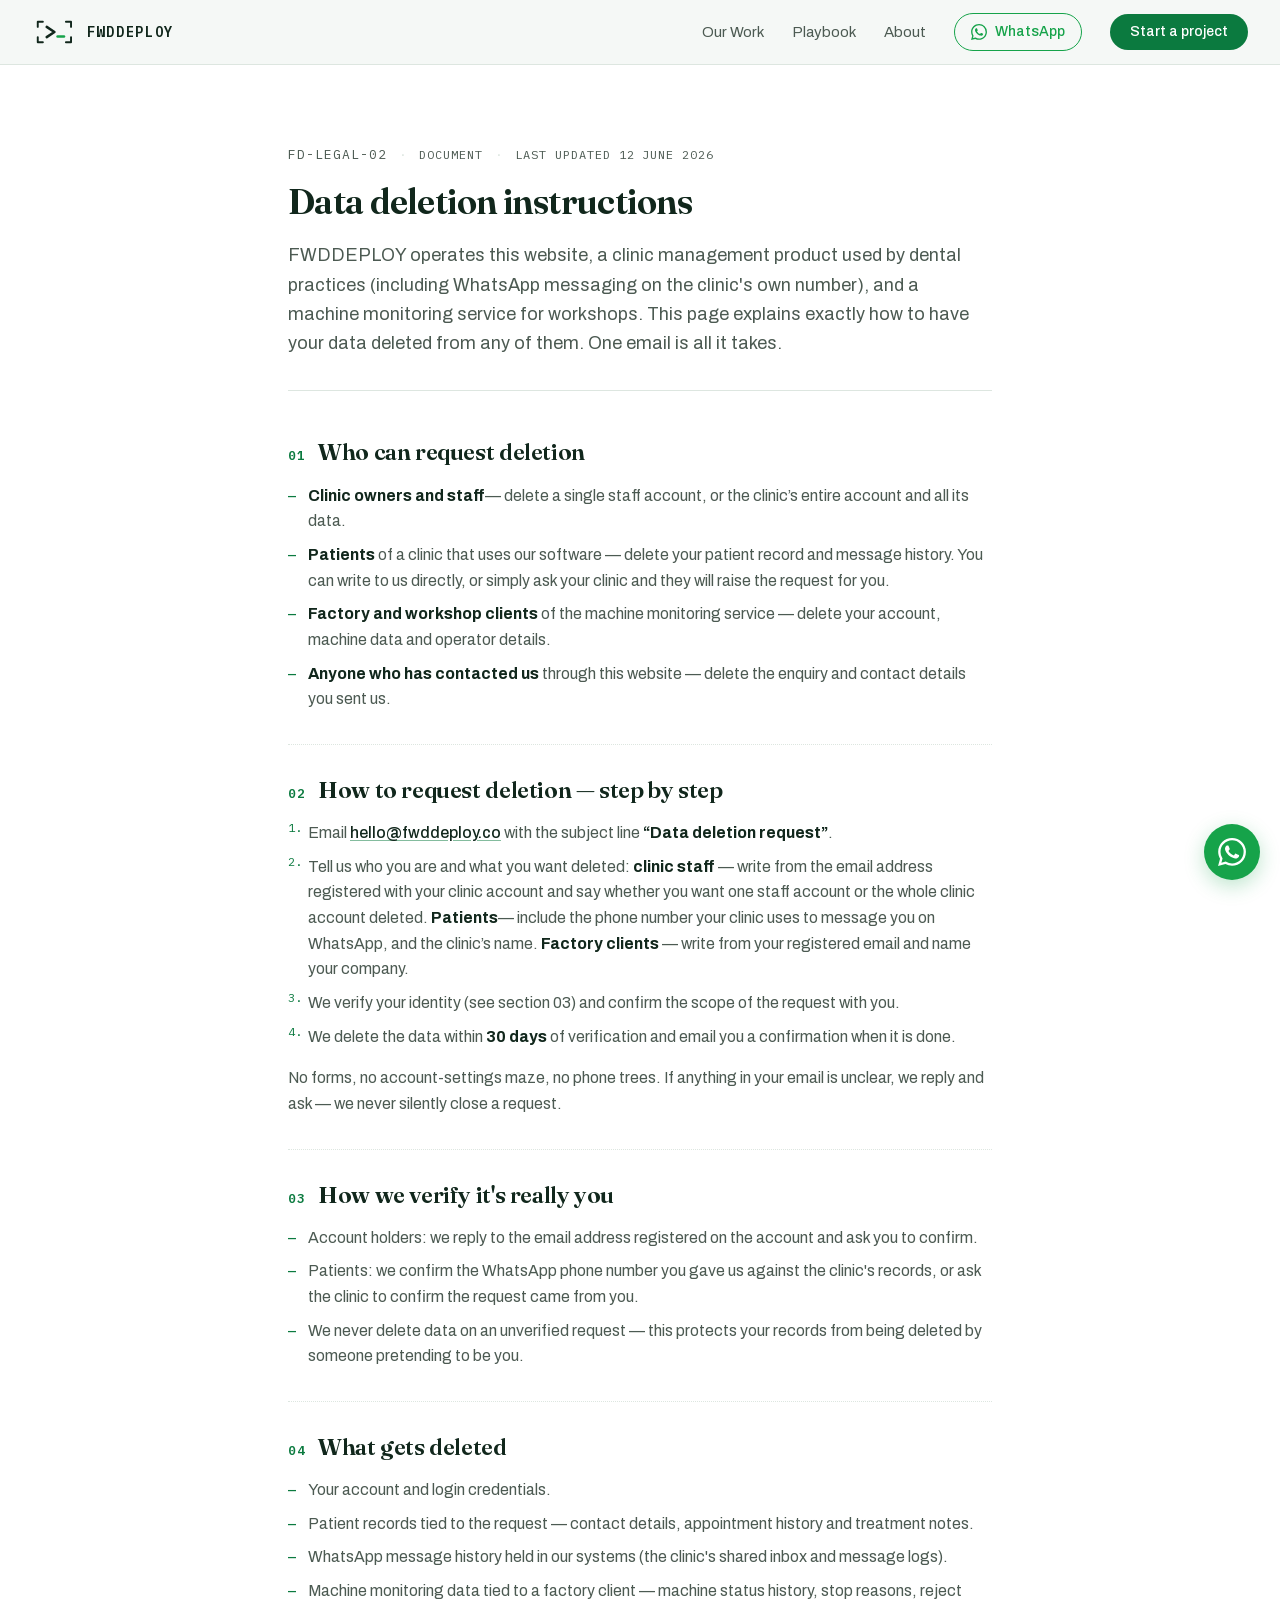
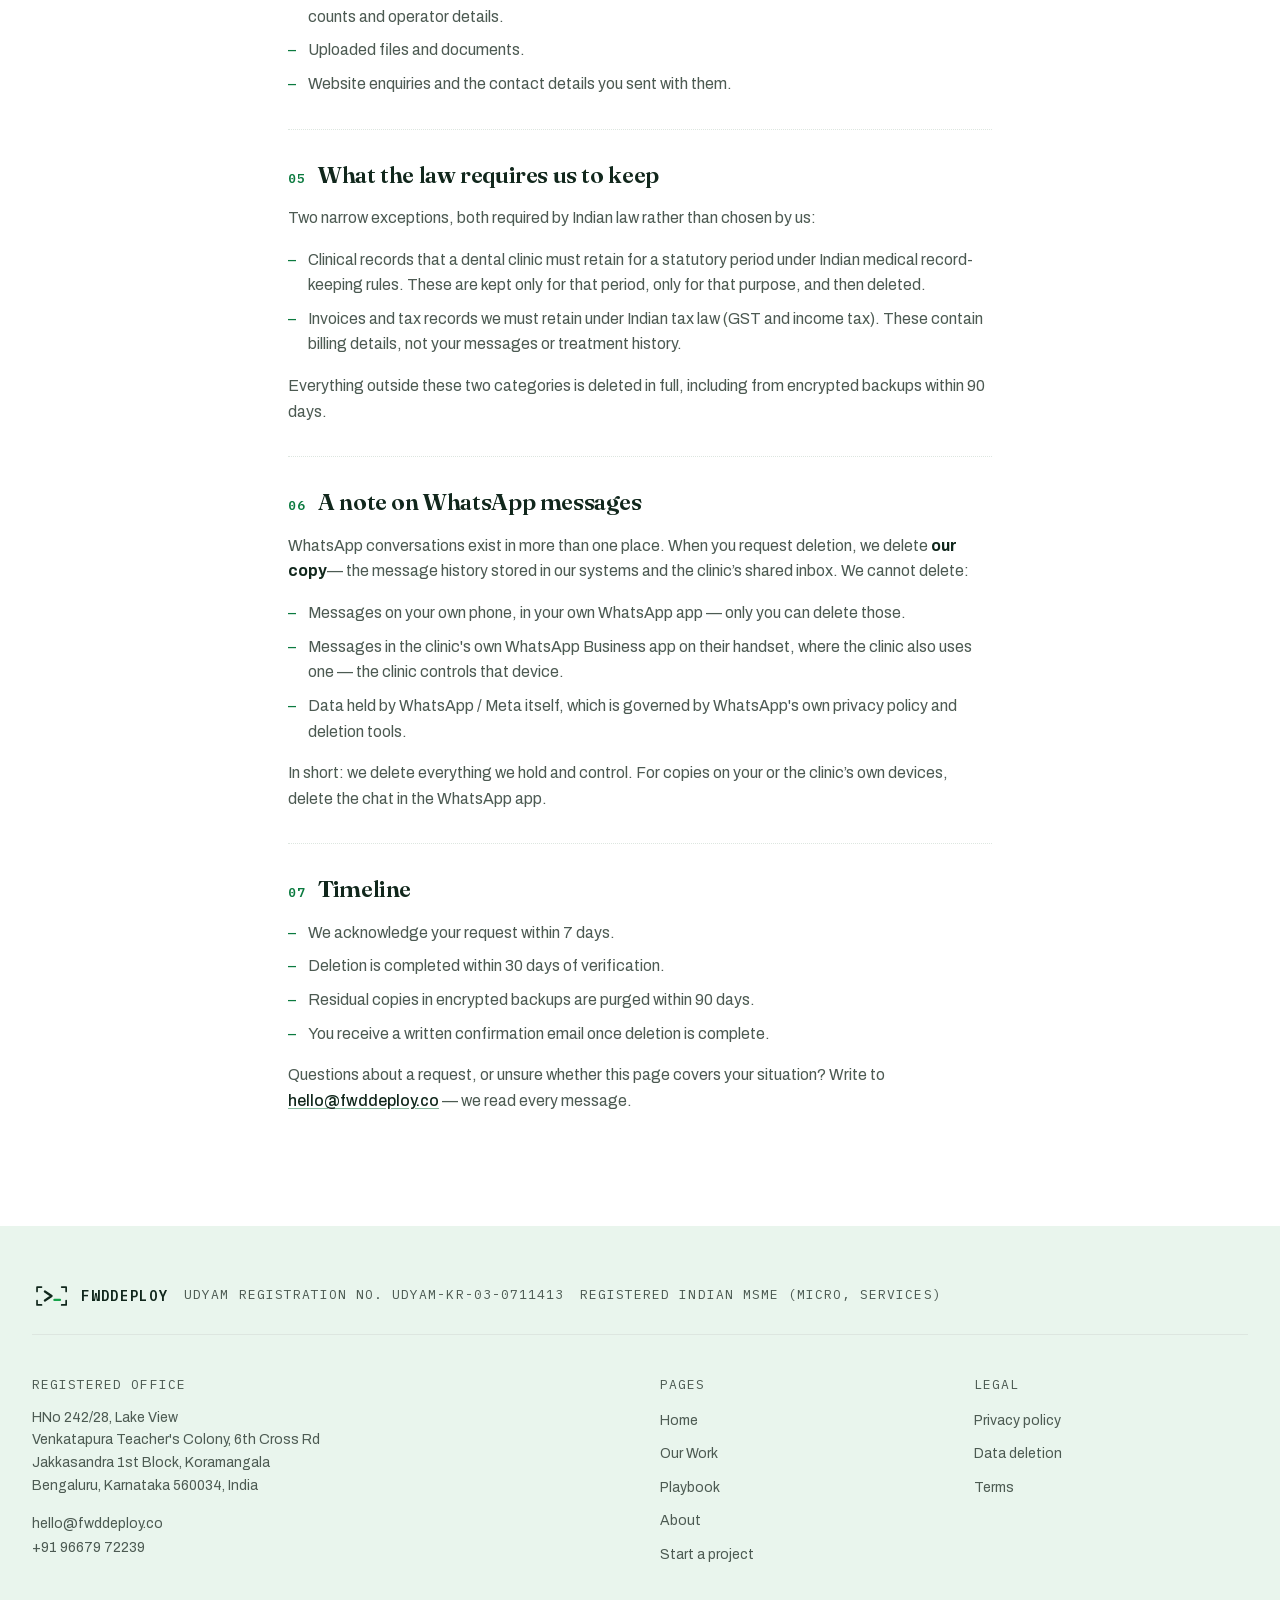
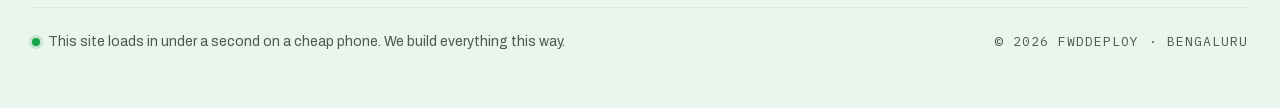
<file: data-deletion/index.html>
<!DOCTYPE html><html lang="en" class="fraunces_c29f612-module__JQ4iGa__variable archivo_c50fddcf-module__xTJHDW__variable ibm_plex_mono_93a398a6-module__Tx7x6q__variable h-full antialiased"><head><meta charSet="utf-8"/><meta name="viewport" content="width=device-width, initial-scale=1"/><meta name="next-size-adjust" content=""/><title>Data deletion — FwdDeploy</title><meta name="description" content="How to request deletion of your data from FWDDEPLOY — who can ask, the exact steps, what gets deleted, what the law requires us to keep, and the 30-day timeline."/><meta name="application-name" content="FwdDeploy"/><link rel="manifest" href="/manifest.webmanifest"/><meta property="og:title" content="FwdDeploy — The technical team you never hired."/><meta property="og:description" content="FwdDeploy is a Bengaluru forward-deployed engineering firm. An engineer sits where your work happens, working demo by day 7, production by week 3, results on your numbers by week 8."/><meta property="og:url" content="https://fwddeploy.co"/><meta property="og:site_name" content="FwdDeploy"/><meta property="og:locale" content="en_IN"/><meta property="og:type" content="website"/><meta name="twitter:card" content="summary"/><meta name="twitter:title" content="FwdDeploy — The technical team you never hired."/><meta name="twitter:description" content="FwdDeploy is a Bengaluru forward-deployed engineering firm. An engineer sits where your work happens, working demo by day 7, production by week 3, results on your numbers by week 8."/><link rel="icon" href="/icon.svg?icon.14jp1pmq6gqi2.svg" sizes="any" type="image/svg+xml"/><style id="inlined">

/* /_next/static/chunks/%5Broot-of-the-server%5D__0h_o94b._.css */
/* [next]/internal/font/google/fraunces_c29f612.module.css [app-client] (css) */
@font-face {
  font-family: Fraunces;
  font-style: normal;
  font-weight: 100 900;
  font-display: swap;
  src: url("/_next/static/media/167cd0713aa75522-s.1nzccunaoxsdm.woff2") format("woff2");
  unicode-range: U+102-103, U+110-111, U+128-129, U+168-169, U+1A0-1A1, U+1AF-1B0, U+300-301, U+303-304, U+308-309, U+323, U+329, U+1EA0-1EF9, U+20AB;
}

@font-face {
  font-family: Fraunces;
  font-style: normal;
  font-weight: 100 900;
  font-display: swap;
  src: url("/_next/static/media/e455bcff747f0d5e-s.1wuo3gtslpr33.woff2") format("woff2");
  unicode-range: U+100-2BA, U+2BD-2C5, U+2C7-2CC, U+2CE-2D7, U+2DD-2FF, U+304, U+308, U+329, U+1D00-1DBF, U+1E00-1E9F, U+1EF2-1EFF, U+2020, U+20A0-20AB, U+20AD-20C0, U+2113, U+2C60-2C7F, U+A720-A7FF;
}

@font-face {
  font-family: Fraunces;
  font-style: normal;
  font-weight: 100 900;
  font-display: swap;
  src: url("/_next/static/media/791bf8c4bb753ed6-s.p.0ggqn9ig56u4s.woff2") format("woff2");
  unicode-range: U+??, U+131, U+152-153, U+2BB-2BC, U+2C6, U+2DA, U+2DC, U+304, U+308, U+329, U+2000-206F, U+20AC, U+2122, U+2191, U+2193, U+2212, U+2215, U+FEFF, U+FFFD;
}

@font-face {
  font-family: Fraunces Fallback;
  src: local(Times New Roman);
  ascent-override: 84.71%;
  descent-override: 22.09%;
  line-gap-override: 0.0%;
  size-adjust: 115.45%;
}

.fraunces_c29f612-module__JQ4iGa__className {
  font-family: Fraunces, Fraunces Fallback;
  font-style: normal;
}

.fraunces_c29f612-module__JQ4iGa__variable {
  --font-fraunces: "Fraunces", "Fraunces Fallback";
}

/* [next]/internal/font/google/archivo_c50fddcf.module.css [app-client] (css) */
@font-face {
  font-family: Archivo;
  font-style: normal;
  font-weight: 100 900;
  font-stretch: 100%;
  font-display: swap;
  src: url("/_next/static/media/a2947afc6a06879b-s.1gyfqm5yhhzs7.woff2") format("woff2");
  unicode-range: U+102-103, U+110-111, U+128-129, U+168-169, U+1A0-1A1, U+1AF-1B0, U+300-301, U+303-304, U+308-309, U+323, U+329, U+1EA0-1EF9, U+20AB;
}

@font-face {
  font-family: Archivo;
  font-style: normal;
  font-weight: 100 900;
  font-stretch: 100%;
  font-display: swap;
  src: url("/_next/static/media/651aaf1801011892-s.357dd_6abeqge.woff2") format("woff2");
  unicode-range: U+100-2BA, U+2BD-2C5, U+2C7-2CC, U+2CE-2D7, U+2DD-2FF, U+304, U+308, U+329, U+1D00-1DBF, U+1E00-1E9F, U+1EF2-1EFF, U+2020, U+20A0-20AB, U+20AD-20C0, U+2113, U+2C60-2C7F, U+A720-A7FF;
}

@font-face {
  font-family: Archivo;
  font-style: normal;
  font-weight: 100 900;
  font-stretch: 100%;
  font-display: swap;
  src: url("/_next/static/media/75affa71d1e2f6a7-s.p.17-aodiw50953.woff2") format("woff2");
  unicode-range: U+??, U+131, U+152-153, U+2BB-2BC, U+2C6, U+2DA, U+2DC, U+304, U+308, U+329, U+2000-206F, U+20AC, U+2122, U+2191, U+2193, U+2212, U+2215, U+FEFF, U+FFFD;
}

@font-face {
  font-family: Archivo Fallback;
  src: local(Arial);
  ascent-override: 88.96%;
  descent-override: 21.28%;
  line-gap-override: 0.0%;
  size-adjust: 98.7%;
}

.archivo_c50fddcf-module__xTJHDW__className {
  font-family: Archivo, Archivo Fallback;
  font-style: normal;
}

.archivo_c50fddcf-module__xTJHDW__variable {
  --font-archivo: "Archivo", "Archivo Fallback";
}

/* [next]/internal/font/google/ibm_plex_mono_93a398a6.module.css [app-client] (css) */
@font-face {
  font-family: IBM Plex Mono;
  font-style: normal;
  font-weight: 400;
  font-display: swap;
  src: url("/_next/static/media/e390973e931a41c5-s.0rgnxg2b64rzs.woff2") format("woff2");
  unicode-range: U+460-52F, U+1C80-1C8A, U+20B4, U+2DE0-2DFF, U+A640-A69F, U+FE2E-FE2F;
}

@font-face {
  font-family: IBM Plex Mono;
  font-style: normal;
  font-weight: 400;
  font-display: swap;
  src: url("/_next/static/media/59b15b4bcd7b1eb5-s.2vemzm0itqzfy.woff2") format("woff2");
  unicode-range: U+301, U+400-45F, U+490-491, U+4B0-4B1, U+2116;
}

@font-face {
  font-family: IBM Plex Mono;
  font-style: normal;
  font-weight: 400;
  font-display: swap;
  src: url("/_next/static/media/e532fa1b9921e1cd-s.3cb5lpr2l6xud.woff2") format("woff2");
  unicode-range: U+102-103, U+110-111, U+128-129, U+168-169, U+1A0-1A1, U+1AF-1B0, U+300-301, U+303-304, U+308-309, U+323, U+329, U+1EA0-1EF9, U+20AB;
}

@font-face {
  font-family: IBM Plex Mono;
  font-style: normal;
  font-weight: 400;
  font-display: swap;
  src: url("/_next/static/media/2fe89d53234c61d4-s.1u30mmyq6lnsd.woff2") format("woff2");
  unicode-range: U+100-2BA, U+2BD-2C5, U+2C7-2CC, U+2CE-2D7, U+2DD-2FF, U+304, U+308, U+329, U+1D00-1DBF, U+1E00-1E9F, U+1EF2-1EFF, U+2020, U+20A0-20AB, U+20AD-20C0, U+2113, U+2C60-2C7F, U+A720-A7FF;
}

@font-face {
  font-family: IBM Plex Mono;
  font-style: normal;
  font-weight: 400;
  font-display: swap;
  src: url("/_next/static/media/99e609270109b47d-s.p.40sczeszzbjw1.woff2") format("woff2");
  unicode-range: U+??, U+131, U+152-153, U+2BB-2BC, U+2C6, U+2DA, U+2DC, U+304, U+308, U+329, U+2000-206F, U+20AC, U+2122, U+2191, U+2193, U+2212, U+2215, U+FEFF, U+FFFD;
}

@font-face {
  font-family: IBM Plex Mono;
  font-style: normal;
  font-weight: 500;
  font-display: swap;
  src: url("/_next/static/media/5e05ae5b48faa55e-s.1yd4_i3e35931.woff2") format("woff2");
  unicode-range: U+460-52F, U+1C80-1C8A, U+20B4, U+2DE0-2DFF, U+A640-A69F, U+FE2E-FE2F;
}

@font-face {
  font-family: IBM Plex Mono;
  font-style: normal;
  font-weight: 500;
  font-display: swap;
  src: url("/_next/static/media/a7afbb44bec2bb18-s.1qc6dx89jd2qv.woff2") format("woff2");
  unicode-range: U+301, U+400-45F, U+490-491, U+4B0-4B1, U+2116;
}

@font-face {
  font-family: IBM Plex Mono;
  font-style: normal;
  font-weight: 500;
  font-display: swap;
  src: url("/_next/static/media/02263ebadd758ea4-s.29yke99gs9qpn.woff2") format("woff2");
  unicode-range: U+102-103, U+110-111, U+128-129, U+168-169, U+1A0-1A1, U+1AF-1B0, U+300-301, U+303-304, U+308-309, U+323, U+329, U+1EA0-1EF9, U+20AB;
}

@font-face {
  font-family: IBM Plex Mono;
  font-style: normal;
  font-weight: 500;
  font-display: swap;
  src: url("/_next/static/media/68757d6cddeff913-s.1i-sca43-qwng.woff2") format("woff2");
  unicode-range: U+100-2BA, U+2BD-2C5, U+2C7-2CC, U+2CE-2D7, U+2DD-2FF, U+304, U+308, U+329, U+1D00-1DBF, U+1E00-1E9F, U+1EF2-1EFF, U+2020, U+20A0-20AB, U+20AD-20C0, U+2113, U+2C60-2C7F, U+A720-A7FF;
}

@font-face {
  font-family: IBM Plex Mono;
  font-style: normal;
  font-weight: 500;
  font-display: swap;
  src: url("/_next/static/media/effe91970fc4db64-s.p.0oace-s_gkfks.woff2") format("woff2");
  unicode-range: U+??, U+131, U+152-153, U+2BB-2BC, U+2C6, U+2DA, U+2DC, U+304, U+308, U+329, U+2000-206F, U+20AC, U+2122, U+2191, U+2193, U+2212, U+2215, U+FEFF, U+FFFD;
}

@font-face {
  font-family: IBM Plex Mono;
  font-style: normal;
  font-weight: 600;
  font-display: swap;
  src: url("/_next/static/media/6ff74e33ebd7bca3-s.352ti9pm7m6qh.woff2") format("woff2");
  unicode-range: U+460-52F, U+1C80-1C8A, U+20B4, U+2DE0-2DFF, U+A640-A69F, U+FE2E-FE2F;
}

@font-face {
  font-family: IBM Plex Mono;
  font-style: normal;
  font-weight: 600;
  font-display: swap;
  src: url("/_next/static/media/1a69062cfe6f77f8-s.0o-3_g79811ob.woff2") format("woff2");
  unicode-range: U+301, U+400-45F, U+490-491, U+4B0-4B1, U+2116;
}

@font-face {
  font-family: IBM Plex Mono;
  font-style: normal;
  font-weight: 600;
  font-display: swap;
  src: url("/_next/static/media/9a4838fcda0d1bca-s.0ngr-xkgqz1kf.woff2") format("woff2");
  unicode-range: U+102-103, U+110-111, U+128-129, U+168-169, U+1A0-1A1, U+1AF-1B0, U+300-301, U+303-304, U+308-309, U+323, U+329, U+1EA0-1EF9, U+20AB;
}

@font-face {
  font-family: IBM Plex Mono;
  font-style: normal;
  font-weight: 600;
  font-display: swap;
  src: url("/_next/static/media/2e95a7d252b9825a-s.15orukf5wyxb5.woff2") format("woff2");
  unicode-range: U+100-2BA, U+2BD-2C5, U+2C7-2CC, U+2CE-2D7, U+2DD-2FF, U+304, U+308, U+329, U+1D00-1DBF, U+1E00-1E9F, U+1EF2-1EFF, U+2020, U+20A0-20AB, U+20AD-20C0, U+2113, U+2C60-2C7F, U+A720-A7FF;
}

@font-face {
  font-family: IBM Plex Mono;
  font-style: normal;
  font-weight: 600;
  font-display: swap;
  src: url("/_next/static/media/23b7a97ae3b5c134-s.p.226pwps5o-gq_.woff2") format("woff2");
  unicode-range: U+??, U+131, U+152-153, U+2BB-2BC, U+2C6, U+2DA, U+2DC, U+304, U+308, U+329, U+2000-206F, U+20AC, U+2122, U+2191, U+2193, U+2212, U+2215, U+FEFF, U+FFFD;
}

@font-face {
  font-family: IBM Plex Mono Fallback;
  src: local(Arial);
  ascent-override: 76.16%;
  descent-override: 20.43%;
  line-gap-override: 0.0%;
  size-adjust: 134.59%;
}

.ibm_plex_mono_93a398a6-module__Tx7x6q__className {
  font-family: IBM Plex Mono, IBM Plex Mono Fallback;
  font-style: normal;
}

.ibm_plex_mono_93a398a6-module__Tx7x6q__variable {
  --font-plex-mono: "IBM Plex Mono", "IBM Plex Mono Fallback";
}

/* [project]/app/globals.css [app-client] (css) */
@layer properties {
  @supports (((-webkit-hyphens: none)) and (not (margin-trim: inline))) or ((-moz-orient: inline) and (not (color: rgb(from red r g b)))) {
    *, :before, :after, ::backdrop {
      --tw-space-y-reverse: 0;
      --tw-divide-y-reverse: 0;
      --tw-border-style: solid;
      --tw-leading: initial;
      --tw-font-weight: initial;
      --tw-tracking: initial;
      --tw-ordinal: initial;
      --tw-slashed-zero: initial;
      --tw-numeric-figure: initial;
      --tw-numeric-spacing: initial;
      --tw-numeric-fraction: initial;
      --tw-shadow: 0 0 #0000;
      --tw-shadow-color: initial;
      --tw-shadow-alpha: 100%;
      --tw-inset-shadow: 0 0 #0000;
      --tw-inset-shadow-color: initial;
      --tw-inset-shadow-alpha: 100%;
      --tw-ring-color: initial;
      --tw-ring-shadow: 0 0 #0000;
      --tw-inset-ring-color: initial;
      --tw-inset-ring-shadow: 0 0 #0000;
      --tw-ring-inset: initial;
      --tw-ring-offset-width: 0px;
      --tw-ring-offset-color: #fff;
      --tw-ring-offset-shadow: 0 0 #0000;
      --tw-backdrop-blur: initial;
      --tw-backdrop-brightness: initial;
      --tw-backdrop-contrast: initial;
      --tw-backdrop-grayscale: initial;
      --tw-backdrop-hue-rotate: initial;
      --tw-backdrop-invert: initial;
      --tw-backdrop-opacity: initial;
      --tw-backdrop-saturate: initial;
      --tw-backdrop-sepia: initial;
      --tw-duration: initial;
      --tw-translate-x: 0;
      --tw-translate-y: 0;
      --tw-translate-z: 0;
      --tw-content: "";
      --tw-scale-x: 1;
      --tw-scale-y: 1;
      --tw-scale-z: 1;
      --tw-outline-style: solid;
    }
  }
}

@layer theme {
  :root, :host {
    --font-sans: ui-sans-serif, system-ui, sans-serif, "Apple Color Emoji",
      "Segoe UI Emoji", "Segoe UI Symbol", "Noto Color Emoji";
    --font-mono: var(--font-plex-mono), "IBM Plex Mono", ui-monospace, monospace;
    --color-white: #fff;
    --spacing: .25rem;
    --container-xl: 36rem;
    --container-2xl: 42rem;
    --container-3xl: 48rem;
    --container-4xl: 56rem;
    --container-6xl: 72rem;
    --text-xs: .75rem;
    --text-xs--line-height: calc(1 / .75);
    --text-sm: .875rem;
    --text-sm--line-height: calc(1.25 / .875);
    --text-base: 1rem;
    --text-base--line-height: calc(1.5 / 1);
    --text-lg: 1.125rem;
    --text-lg--line-height: calc(1.75 / 1.125);
    --text-xl: 1.25rem;
    --text-xl--line-height: calc(1.75 / 1.25);
    --text-2xl: 1.5rem;
    --text-2xl--line-height: calc(2 / 1.5);
    --text-3xl: 1.875rem;
    --text-3xl--line-height: calc(2.25 / 1.875);
    --text-4xl: 2.25rem;
    --text-4xl--line-height: calc(2.5 / 2.25);
    --text-5xl: 3rem;
    --text-5xl--line-height: 1;
    --text-6xl: 3.75rem;
    --text-6xl--line-height: 1;
    --font-weight-medium: 500;
    --font-weight-semibold: 600;
    --tracking-normal: 0em;
    --leading-tight: 1.25;
    --leading-snug: 1.375;
    --leading-relaxed: 1.625;
    --radius-xl: .75rem;
    --blur-sm: 8px;
    --default-transition-duration: .15s;
    --default-transition-timing-function: cubic-bezier(.4, 0, .2, 1);
    --default-font-family: var(--font-sans);
    --default-mono-font-family: var(--font-mono);
    --color-bg: #fff;
    --color-tint: #eef4f0;
    --color-ink: #11271c;
    --color-ink-soft: #4c5a52;
    --color-primary: #0b7a3f;
    --color-accent: #0b7a3f;
    --color-dark: #0c3b24;
    --color-line: #dde6e0;
    --color-run: #16a34a;
    --color-signal: #b8770c;
    --color-down: #c0392b;
    --color-stamp: #0b7a3f;
    --color-surface: #f4f8f5;
    --color-paper: #f4f8f5;
    --color-paper-raised: #fff;
    --color-paper-deep: #eef4f0;
    --color-warm-wash: #fff;
    --color-line-warm: #d3ded7;
    --color-ink-soft-strong: #34433b;
    --font-display: var(--font-fraunces), "Fraunces", Georgia, serif;
    --font-body: var(--font-archivo), "Archivo", system-ui, sans-serif;
  }
}

@layer base {
  *, :after, :before, ::backdrop {
    box-sizing: border-box;
    border: 0 solid;
    margin: 0;
    padding: 0;
  }

  ::file-selector-button {
    box-sizing: border-box;
    border: 0 solid;
    margin: 0;
    padding: 0;
  }

  html, :host {
    -webkit-text-size-adjust: 100%;
    tab-size: 4;
    line-height: 1.5;
    font-family: var(--default-font-family, ui-sans-serif, system-ui, sans-serif, "Apple Color Emoji", "Segoe UI Emoji", "Segoe UI Symbol", "Noto Color Emoji");
    font-feature-settings: var(--default-font-feature-settings, normal);
    font-variation-settings: var(--default-font-variation-settings, normal);
    -webkit-tap-highlight-color: transparent;
  }

  hr {
    height: 0;
    color: inherit;
    border-top-width: 1px;
  }

  abbr:where([title]) {
    -webkit-text-decoration: underline dotted;
    text-decoration: underline dotted;
  }

  h1, h2, h3, h4, h5, h6 {
    font-size: inherit;
    font-weight: inherit;
  }

  a {
    color: inherit;
    -webkit-text-decoration: inherit;
    -webkit-text-decoration: inherit;
    text-decoration: inherit;
  }

  b, strong {
    font-weight: bolder;
  }

  code, kbd, samp, pre {
    font-family: var(--default-mono-font-family, ui-monospace, SFMono-Regular, Menlo, Monaco, Consolas, "Liberation Mono", "Courier New", monospace);
    font-feature-settings: var(--default-mono-font-feature-settings, normal);
    font-variation-settings: var(--default-mono-font-variation-settings, normal);
    font-size: 1em;
  }

  small {
    font-size: 80%;
  }

  sub, sup {
    vertical-align: baseline;
    font-size: 75%;
    line-height: 0;
    position: relative;
  }

  sub {
    bottom: -.25em;
  }

  sup {
    top: -.5em;
  }

  table {
    text-indent: 0;
    border-color: inherit;
    border-collapse: collapse;
  }

  :-moz-focusring {
    outline: auto;
  }

  progress {
    vertical-align: baseline;
  }

  summary {
    display: list-item;
  }

  ol, ul, menu {
    list-style: none;
  }

  img, svg, video, canvas, audio, iframe, embed, object {
    vertical-align: middle;
    display: block;
  }

  img, video {
    max-width: 100%;
    height: auto;
  }

  button, input, select, optgroup, textarea {
    font: inherit;
    font-feature-settings: inherit;
    font-variation-settings: inherit;
    letter-spacing: inherit;
    color: inherit;
    opacity: 1;
    background-color: #0000;
    border-radius: 0;
  }

  ::file-selector-button {
    font: inherit;
    font-feature-settings: inherit;
    font-variation-settings: inherit;
    letter-spacing: inherit;
    color: inherit;
    opacity: 1;
    background-color: #0000;
    border-radius: 0;
  }

  :where(select:is([multiple], [size])) optgroup {
    font-weight: bolder;
  }

  :where(select:is([multiple], [size])) optgroup option {
    padding-inline-start: 20px;
  }

  ::file-selector-button {
    margin-inline-end: 4px;
  }

  ::placeholder {
    opacity: 1;
  }

  @supports (not ((-webkit-appearance: -apple-pay-button))) or (contain-intrinsic-size: 1px) {
    ::placeholder {
      color: currentColor;
    }

    @supports (color: color-mix(in lab, red, red)) {
      ::placeholder {
        color: color-mix(in oklab, currentcolor 50%, transparent);
      }
    }
  }

  textarea {
    resize: vertical;
  }

  ::-webkit-search-decoration {
    -webkit-appearance: none;
  }

  ::-webkit-date-and-time-value {
    min-height: 1lh;
    text-align: inherit;
  }

  ::-webkit-datetime-edit {
    display: inline-flex;
  }

  ::-webkit-datetime-edit-fields-wrapper {
    padding: 0;
  }

  ::-webkit-datetime-edit {
    padding-block: 0;
  }

  ::-webkit-datetime-edit-year-field {
    padding-block: 0;
  }

  ::-webkit-datetime-edit-month-field {
    padding-block: 0;
  }

  ::-webkit-datetime-edit-day-field {
    padding-block: 0;
  }

  ::-webkit-datetime-edit-hour-field {
    padding-block: 0;
  }

  ::-webkit-datetime-edit-minute-field {
    padding-block: 0;
  }

  ::-webkit-datetime-edit-second-field {
    padding-block: 0;
  }

  ::-webkit-datetime-edit-millisecond-field {
    padding-block: 0;
  }

  ::-webkit-datetime-edit-meridiem-field {
    padding-block: 0;
  }

  ::-webkit-calendar-picker-indicator {
    line-height: 1;
  }

  :-moz-ui-invalid {
    box-shadow: none;
  }

  button, input:where([type="button"], [type="reset"], [type="submit"]) {
    appearance: button;
  }

  ::file-selector-button {
    appearance: button;
  }

  ::-webkit-inner-spin-button {
    height: auto;
  }

  ::-webkit-outer-spin-button {
    height: auto;
  }

  [hidden]:where(:not([hidden="until-found"])) {
    display: none !important;
  }
}

@layer components;

@layer utilities {
  .sr-only {
    clip-path: inset(50%);
    white-space: nowrap;
    border-width: 0;
    width: 1px;
    height: 1px;
    margin: -1px;
    padding: 0;
    position: absolute;
    overflow: hidden;
  }

  .absolute {
    position: absolute;
  }

  .fixed {
    position: fixed;
  }

  .paper-grain, .relative {
    position: relative;
  }

  .sticky {
    position: sticky;
  }

  .inset-x-0 {
    inset-inline: calc(var(--spacing) * 0);
  }

  .top-0 {
    top: calc(var(--spacing) * 0);
  }

  .top-20 {
    top: calc(var(--spacing) * 20);
  }

  .top-\[1\.1875rem\] {
    top: 1.1875rem;
  }

  .top-full {
    top: 100%;
  }

  .right-0 {
    right: calc(var(--spacing) * 0);
  }

  .right-4 {
    right: calc(var(--spacing) * 4);
  }

  .right-5 {
    right: calc(var(--spacing) * 5);
  }

  .bottom-5 {
    bottom: calc(var(--spacing) * 5);
  }

  .left-0 {
    left: calc(var(--spacing) * 0);
  }

  .z-10 {
    z-index: 10;
  }

  .z-40 {
    z-index: 40;
  }

  .z-50 {
    z-index: 50;
  }

  .z-\[1\] {
    z-index: 1;
  }

  .container {
    width: 100%;
  }

  @media (min-width: 40rem) {
    .container {
      max-width: 40rem;
    }
  }

  @media (min-width: 48rem) {
    .container {
      max-width: 48rem;
    }
  }

  @media (min-width: 64rem) {
    .container {
      max-width: 64rem;
    }
  }

  @media (min-width: 80rem) {
    .container {
      max-width: 80rem;
    }
  }

  @media (min-width: 96rem) {
    .container {
      max-width: 96rem;
    }
  }

  .m-0 {
    margin: calc(var(--spacing) * 0);
  }

  .mx-auto {
    margin-inline: auto;
  }

  .my-4 {
    margin-block: calc(var(--spacing) * 4);
  }

  .mt-0\.5 {
    margin-top: calc(var(--spacing) * .5);
  }

  .mt-1 {
    margin-top: calc(var(--spacing) * 1);
  }

  .mt-1\.5 {
    margin-top: calc(var(--spacing) * 1.5);
  }

  .mt-2 {
    margin-top: calc(var(--spacing) * 2);
  }

  .mt-3 {
    margin-top: calc(var(--spacing) * 3);
  }

  .mt-4 {
    margin-top: calc(var(--spacing) * 4);
  }

  .mt-5 {
    margin-top: calc(var(--spacing) * 5);
  }

  .mt-6 {
    margin-top: calc(var(--spacing) * 6);
  }

  .mt-7 {
    margin-top: calc(var(--spacing) * 7);
  }

  .mt-8 {
    margin-top: calc(var(--spacing) * 8);
  }

  .mt-9 {
    margin-top: calc(var(--spacing) * 9);
  }

  .mt-10 {
    margin-top: calc(var(--spacing) * 10);
  }

  .mt-12 {
    margin-top: calc(var(--spacing) * 12);
  }

  .mt-14 {
    margin-top: calc(var(--spacing) * 14);
  }

  .mt-16 {
    margin-top: calc(var(--spacing) * 16);
  }

  .mt-auto {
    margin-top: auto;
  }

  .mb-2 {
    margin-bottom: calc(var(--spacing) * 2);
  }

  .mb-3 {
    margin-bottom: calc(var(--spacing) * 3);
  }

  .mb-4 {
    margin-bottom: calc(var(--spacing) * 4);
  }

  .mb-5 {
    margin-bottom: calc(var(--spacing) * 5);
  }

  .mb-6 {
    margin-bottom: calc(var(--spacing) * 6);
  }

  .mb-8 {
    margin-bottom: calc(var(--spacing) * 8);
  }

  .num-chip {
    background-color: var(--color-primary);
    color: #fff;
    width: 2.375rem;
    height: 2.375rem;
    font-family: var(--font-mono);
    border-radius: 4px;
    flex-shrink: 0;
    justify-content: center;
    align-items: center;
    font-size: .875rem;
    font-weight: 600;
    display: flex;
  }

  .status-dot {
    border-radius: 9999px;
    flex-shrink: 0;
    width: .5rem;
    height: .5rem;
    display: inline-block;
  }

  .stamp {
    font-family: var(--font-mono);
    letter-spacing: .14em;
    text-transform: uppercase;
    color: var(--color-stamp);
    border: 1.5px solid var(--color-stamp);
    outline: 1px solid #0b7a3f59;
    font-size: .6875rem;
    font-weight: 600;
    display: inline-block;
  }

  @supports (color: color-mix(in lab, red, red)) {
    .stamp {
      outline: 1px solid color-mix(in srgb, var(--color-stamp) 35%, transparent);
    }
  }

  .stamp {
    outline-offset: 2px;
    opacity: .92;
    border-radius: 2px;
    padding: .2em .55em;
    transform: rotate(-2.5deg);
    -webkit-mask-image: radial-gradient(120% 100% at 48% 52%, #000 62%, #000000d1 100%);
    mask-image: radial-gradient(120% 100% at 48% 52%, #000 62%, #000000d1 100%);
  }

  .kicker {
    font-family: var(--font-mono);
    letter-spacing: .08em;
    text-transform: uppercase;
    color: var(--color-ink-soft);
    background-color: var(--color-surface);
    border: 1px solid var(--color-line);
    border-radius: 9999px;
    align-items: center;
    gap: .5rem;
    padding: .4em .9em;
    font-size: .6875rem;
    display: inline-flex;
  }

  .block {
    display: block;
  }

  .flex {
    display: flex;
  }

  .grid {
    display: grid;
  }

  .hidden {
    display: none;
  }

  .inline {
    display: inline;
  }

  .inline-block {
    display: inline-block;
  }

  .inline-flex {
    display: inline-flex;
  }

  .table {
    display: table;
  }

  .h-1\.5 {
    height: calc(var(--spacing) * 1.5);
  }

  .h-3 {
    height: calc(var(--spacing) * 3);
  }

  .h-4 {
    height: calc(var(--spacing) * 4);
  }

  .h-7 {
    height: calc(var(--spacing) * 7);
  }

  .h-8 {
    height: calc(var(--spacing) * 8);
  }

  .h-14 {
    height: calc(var(--spacing) * 14);
  }

  .h-16 {
    height: calc(var(--spacing) * 16);
  }

  .h-full {
    height: 100%;
  }

  .h-px {
    height: 1px;
  }

  .min-h-40 {
    min-height: calc(var(--spacing) * 40);
  }

  .min-h-full {
    min-height: 100%;
  }

  .w-4 {
    width: calc(var(--spacing) * 4);
  }

  .w-7 {
    width: calc(var(--spacing) * 7);
  }

  .w-14 {
    width: calc(var(--spacing) * 14);
  }

  .w-20 {
    width: calc(var(--spacing) * 20);
  }

  .w-36 {
    width: calc(var(--spacing) * 36);
  }

  .w-44 {
    width: calc(var(--spacing) * 44);
  }

  .w-auto {
    width: auto;
  }

  .w-full {
    width: 100%;
  }

  .w-px {
    width: 1px;
  }

  .max-w-2xl {
    max-width: var(--container-2xl);
  }

  .max-w-3xl {
    max-width: var(--container-3xl);
  }

  .max-w-4xl {
    max-width: var(--container-4xl);
  }

  .max-w-6xl {
    max-width: var(--container-6xl);
  }

  .max-w-\[15ch\] {
    max-width: 15ch;
  }

  .max-w-\[26ch\] {
    max-width: 26ch;
  }

  .max-w-\[28ch\] {
    max-width: 28ch;
  }

  .max-w-\[88\%\] {
    max-width: 88%;
  }

  .max-w-\[1680px\] {
    max-width: 1680px;
  }

  .max-w-xl {
    max-width: var(--container-xl);
  }

  .signoff-line {
    border-bottom: 1px solid var(--color-ink-soft);
    min-width: 10rem;
  }

  .min-w-0 {
    min-width: calc(var(--spacing) * 0);
  }

  .min-w-4 {
    min-width: calc(var(--spacing) * 4);
  }

  .min-w-28 {
    min-width: calc(var(--spacing) * 28);
  }

  .min-w-36 {
    min-width: calc(var(--spacing) * 36);
  }

  .flex-1 {
    flex: 1;
  }

  .shrink-0 {
    flex-shrink: 0;
  }

  .grow {
    flex-grow: 1;
  }

  .dot-pulse {
    animation: 2.4s ease-in-out infinite dot-pulse;
  }

  .load-reveal {
    animation: .7s cubic-bezier(.22, 1, .36, 1) both load-reveal;
  }

  .cursor-pointer {
    cursor: pointer;
  }

  .resize-y {
    resize: vertical;
  }

  .list-none {
    list-style-type: none;
  }

  .appearance-none {
    appearance: none;
  }

  .auto-rows-fr {
    grid-auto-rows: minmax(0, 1fr);
  }

  .grid-cols-1 {
    grid-template-columns: repeat(1, minmax(0, 1fr));
  }

  .grid-cols-2 {
    grid-template-columns: repeat(2, minmax(0, 1fr));
  }

  .flex-col {
    flex-direction: column;
  }

  .flex-wrap {
    flex-wrap: wrap;
  }

  .items-baseline {
    align-items: baseline;
  }

  .items-center {
    align-items: center;
  }

  .items-end {
    align-items: flex-end;
  }

  .items-start {
    align-items: flex-start;
  }

  .items-stretch {
    align-items: stretch;
  }

  .justify-between {
    justify-content: space-between;
  }

  .justify-center {
    justify-content: center;
  }

  .justify-end {
    justify-content: flex-end;
  }

  .justify-start {
    justify-content: flex-start;
  }

  .gap-1 {
    gap: calc(var(--spacing) * 1);
  }

  .gap-1\.5 {
    gap: calc(var(--spacing) * 1.5);
  }

  .gap-2 {
    gap: calc(var(--spacing) * 2);
  }

  .gap-2\.5 {
    gap: calc(var(--spacing) * 2.5);
  }

  .gap-3 {
    gap: calc(var(--spacing) * 3);
  }

  .gap-4 {
    gap: calc(var(--spacing) * 4);
  }

  .gap-5 {
    gap: calc(var(--spacing) * 5);
  }

  .gap-6 {
    gap: calc(var(--spacing) * 6);
  }

  .gap-7 {
    gap: calc(var(--spacing) * 7);
  }

  .gap-10 {
    gap: calc(var(--spacing) * 10);
  }

  :where(.space-y-1 > :not(:last-child)) {
    --tw-space-y-reverse: 0;
    margin-block-start: calc(calc(var(--spacing) * 1) * var(--tw-space-y-reverse));
    margin-block-end: calc(calc(var(--spacing) * 1) * calc(1 - var(--tw-space-y-reverse)));
  }

  :where(.space-y-2 > :not(:last-child)) {
    --tw-space-y-reverse: 0;
    margin-block-start: calc(calc(var(--spacing) * 2) * var(--tw-space-y-reverse));
    margin-block-end: calc(calc(var(--spacing) * 2) * calc(1 - var(--tw-space-y-reverse)));
  }

  :where(.space-y-2\.5 > :not(:last-child)) {
    --tw-space-y-reverse: 0;
    margin-block-start: calc(calc(var(--spacing) * 2.5) * var(--tw-space-y-reverse));
    margin-block-end: calc(calc(var(--spacing) * 2.5) * calc(1 - var(--tw-space-y-reverse)));
  }

  :where(.space-y-4 > :not(:last-child)) {
    --tw-space-y-reverse: 0;
    margin-block-start: calc(calc(var(--spacing) * 4) * var(--tw-space-y-reverse));
    margin-block-end: calc(calc(var(--spacing) * 4) * calc(1 - var(--tw-space-y-reverse)));
  }

  :where(.space-y-5 > :not(:last-child)) {
    --tw-space-y-reverse: 0;
    margin-block-start: calc(calc(var(--spacing) * 5) * var(--tw-space-y-reverse));
    margin-block-end: calc(calc(var(--spacing) * 5) * calc(1 - var(--tw-space-y-reverse)));
  }

  :where(.space-y-10 > :not(:last-child)) {
    --tw-space-y-reverse: 0;
    margin-block-start: calc(calc(var(--spacing) * 10) * var(--tw-space-y-reverse));
    margin-block-end: calc(calc(var(--spacing) * 10) * calc(1 - var(--tw-space-y-reverse)));
  }

  .gap-x-2 {
    column-gap: calc(var(--spacing) * 2);
  }

  .gap-x-3 {
    column-gap: calc(var(--spacing) * 3);
  }

  .gap-x-4 {
    column-gap: calc(var(--spacing) * 4);
  }

  .gap-x-5 {
    column-gap: calc(var(--spacing) * 5);
  }

  .gap-x-6 {
    column-gap: calc(var(--spacing) * 6);
  }

  .gap-x-7 {
    column-gap: calc(var(--spacing) * 7);
  }

  .gap-x-8 {
    column-gap: calc(var(--spacing) * 8);
  }

  .gap-x-10 {
    column-gap: calc(var(--spacing) * 10);
  }

  .gap-x-12 {
    column-gap: calc(var(--spacing) * 12);
  }

  .gap-x-14 {
    column-gap: calc(var(--spacing) * 14);
  }

  .gap-y-0\.5 {
    row-gap: calc(var(--spacing) * .5);
  }

  .gap-y-1 {
    row-gap: calc(var(--spacing) * 1);
  }

  .gap-y-1\.5 {
    row-gap: calc(var(--spacing) * 1.5);
  }

  .gap-y-2 {
    row-gap: calc(var(--spacing) * 2);
  }

  .gap-y-3 {
    row-gap: calc(var(--spacing) * 3);
  }

  .gap-y-4 {
    row-gap: calc(var(--spacing) * 4);
  }

  .gap-y-5 {
    row-gap: calc(var(--spacing) * 5);
  }

  .gap-y-6 {
    row-gap: calc(var(--spacing) * 6);
  }

  .gap-y-10 {
    row-gap: calc(var(--spacing) * 10);
  }

  :where(.divide-y > :not(:last-child)) {
    --tw-divide-y-reverse: 0;
    border-bottom-style: var(--tw-border-style);
    border-top-style: var(--tw-border-style);
    border-top-width: calc(1px * var(--tw-divide-y-reverse));
    border-bottom-width: calc(1px * calc(1 - var(--tw-divide-y-reverse)));
  }

  :where(.divide-dotted > :not(:last-child)) {
    --tw-border-style: dotted;
    border-style: dotted;
  }

  :where(.divide-line > :not(:last-child)) {
    border-color: var(--color-line);
  }

  .truncate {
    text-overflow: ellipsis;
    white-space: nowrap;
    overflow: hidden;
  }

  .overflow-hidden {
    overflow: hidden;
  }

  .case-card {
    background-color: var(--color-surface);
    border: 1px solid var(--color-line);
    border-radius: 4px;
    text-decoration: none;
    transition: transform .22s cubic-bezier(.22, 1, .36, 1), box-shadow .22s, border-color .22s;
    box-shadow: 0 1px 2px #10271c0a, 0 6px 20px #10271c0f;
  }

  .card-tile {
    background-color: var(--color-surface);
    border: 1px solid var(--color-line);
    border-radius: 4px;
    transition: transform .2s, box-shadow .2s, border-color .2s;
    box-shadow: 0 1px 2px #10271c0a;
  }

  .card-paper {
    background-color: var(--color-surface);
    border: 1px solid var(--color-line);
    border-radius: 4px;
    box-shadow: 0 1px 2px #10271c0a, 0 6px 20px #10271c0f;
  }

  .card-ink {
    background-color: #f4f8f50d;
  }

  @supports (color: color-mix(in lab, red, red)) {
    .card-ink {
      background-color: color-mix(in srgb, var(--color-paper) 5%, transparent);
    }
  }

  .card-ink {
    border: 1px solid #f4f8f529;
  }

  @supports (color: color-mix(in lab, red, red)) {
    .card-ink {
      border: 1px solid color-mix(in srgb, var(--color-paper) 16%, transparent);
    }
  }

  .card-ink {
    border-radius: 4px;
    transition: transform .2s, border-color .2s;
  }

  .rounded {
    border-radius: .25rem;
  }

  .rounded-\[3px\] {
    border-radius: 3px;
  }

  .rounded-\[8px\] {
    border-radius: 8px;
  }

  .rounded-\[10px\] {
    border-radius: 10px;
  }

  .rounded-\[14px\] {
    border-radius: 14px;
  }

  .rounded-full {
    border-radius: 3.40282e38px;
  }

  .rounded-none {
    border-radius: 0;
  }

  .rounded-xl {
    border-radius: var(--radius-xl);
  }

  .rounded-br-\[3px\] {
    border-bottom-right-radius: 3px;
  }

  .rounded-bl-\[3px\] {
    border-bottom-left-radius: 3px;
  }

  .border {
    border-style: var(--tw-border-style);
    border-width: 1px;
  }

  .border-0 {
    border-style: var(--tw-border-style);
    border-width: 0;
  }

  .border-t {
    border-top-style: var(--tw-border-style);
    border-top-width: 1px;
  }

  .border-b {
    border-bottom-style: var(--tw-border-style);
    border-bottom-width: 1px;
  }

  .border-dashed {
    --tw-border-style: dashed;
    border-style: dashed;
  }

  .border-dotted {
    --tw-border-style: dotted;
    border-style: dotted;
  }

  .stamp-ink {
    color: var(--color-ink);
    border-color: var(--color-ink);
    outline-color: #11271c4d;
  }

  @supports (color: color-mix(in lab, red, red)) {
    .stamp-ink {
      outline-color: color-mix(in srgb, var(--color-ink) 30%, transparent);
    }
  }

  .stamp-run {
    color: var(--color-run);
    border-color: var(--color-run);
    outline-color: #16a34a59;
  }

  @supports (color: color-mix(in lab, red, red)) {
    .stamp-run {
      outline-color: color-mix(in srgb, var(--color-run) 35%, transparent);
    }
  }

  .stamp-signal {
    color: var(--color-signal);
    border-color: var(--color-signal);
    outline-color: #b8770c66;
  }

  @supports (color: color-mix(in lab, red, red)) {
    .stamp-signal {
      outline-color: color-mix(in srgb, var(--color-signal) 40%, transparent);
    }
  }

  .border-ink\/30 {
    border-color: #11271c4d;
  }

  @supports (color: color-mix(in lab, red, red)) {
    .border-ink\/30 {
      border-color: color-mix(in oklab, var(--color-ink) 30%, transparent);
    }
  }

  .border-ink\/40 {
    border-color: #11271c66;
  }

  @supports (color: color-mix(in lab, red, red)) {
    .border-ink\/40 {
      border-color: color-mix(in oklab, var(--color-ink) 40%, transparent);
    }
  }

  .border-ink\/45 {
    border-color: #11271c73;
  }

  @supports (color: color-mix(in lab, red, red)) {
    .border-ink\/45 {
      border-color: color-mix(in oklab, var(--color-ink) 45%, transparent);
    }
  }

  .border-line {
    border-color: var(--color-line);
  }

  .border-line-warm {
    border-color: var(--color-line-warm);
  }

  .border-paper\/30 {
    border-color: #f4f8f54d;
  }

  @supports (color: color-mix(in lab, red, red)) {
    .border-paper\/30 {
      border-color: color-mix(in oklab, var(--color-paper) 30%, transparent);
    }
  }

  .border-primary\/45 {
    border-color: #0b7a3f73;
  }

  @supports (color: color-mix(in lab, red, red)) {
    .border-primary\/45 {
      border-color: color-mix(in oklab, var(--color-primary) 45%, transparent);
    }
  }

  .border-run {
    border-color: var(--color-run);
  }

  .border-run\/40 {
    border-color: #16a34a66;
  }

  @supports (color: color-mix(in lab, red, red)) {
    .border-run\/40 {
      border-color: color-mix(in oklab, var(--color-run) 40%, transparent);
    }
  }

  .border-run\/45 {
    border-color: #16a34a73;
  }

  @supports (color: color-mix(in lab, red, red)) {
    .border-run\/45 {
      border-color: color-mix(in oklab, var(--color-run) 45%, transparent);
    }
  }

  .border-signal\/50 {
    border-color: #b8770c80;
  }

  @supports (color: color-mix(in lab, red, red)) {
    .border-signal\/50 {
      border-color: color-mix(in oklab, var(--color-signal) 50%, transparent);
    }
  }

  .dot-down {
    background-color: var(--color-down);
    box-shadow: 0 0 0 3px #c0392b2e;
  }

  @supports (color: color-mix(in lab, red, red)) {
    .dot-down {
      box-shadow: 0 0 0 3px color-mix(in srgb, var(--color-down) 18%, transparent);
    }
  }

  .dot-run {
    background-color: var(--color-run);
    box-shadow: 0 0 0 3px #16a34a2e;
  }

  @supports (color: color-mix(in lab, red, red)) {
    .dot-run {
      box-shadow: 0 0 0 3px color-mix(in srgb, var(--color-run) 18%, transparent);
    }
  }

  .dot-signal {
    background-color: var(--color-signal);
    box-shadow: 0 0 0 3px #b8770c33;
  }

  @supports (color: color-mix(in lab, red, red)) {
    .dot-signal {
      box-shadow: 0 0 0 3px color-mix(in srgb, var(--color-signal) 20%, transparent);
    }
  }

  .\!bg-\[color-mix\(in_srgb\,var\(--color-primary\)_16\%\,var\(--color-surface\)\)\] {
    background-color: #cfe4d8 !important;
  }

  @supports (color: color-mix(in lab, red, red)) {
    .\!bg-\[color-mix\(in_srgb\,var\(--color-primary\)_16\%\,var\(--color-surface\)\)\] {
      background-color: color-mix(in srgb,var(--color-primary) 16%,var(--color-surface)) !important;
    }
  }

  .bg-ink {
    background-color: var(--color-ink);
  }

  .bg-line {
    background-color: var(--color-line);
  }

  .bg-paper-deep {
    background-color: var(--color-paper-deep);
  }

  .bg-paper-raised {
    background-color: var(--color-paper-raised);
  }

  .bg-paper\/90 {
    background-color: #f4f8f5e6;
  }

  @supports (color: color-mix(in lab, red, red)) {
    .bg-paper\/90 {
      background-color: color-mix(in oklab, var(--color-paper) 90%, transparent);
    }
  }

  .bg-primary {
    background-color: var(--color-primary);
  }

  .bg-primary\/12 {
    background-color: #0b7a3f1f;
  }

  @supports (color: color-mix(in lab, red, red)) {
    .bg-primary\/12 {
      background-color: color-mix(in oklab, var(--color-primary) 12%, transparent);
    }
  }

  .bg-run {
    background-color: var(--color-run);
  }

  .bg-run\/5 {
    background-color: #16a34a0d;
  }

  @supports (color: color-mix(in lab, red, red)) {
    .bg-run\/5 {
      background-color: color-mix(in oklab, var(--color-run) 5%, transparent);
    }
  }

  .bg-run\/12 {
    background-color: #16a34a1f;
  }

  @supports (color: color-mix(in lab, red, red)) {
    .bg-run\/12 {
      background-color: color-mix(in oklab, var(--color-run) 12%, transparent);
    }
  }

  .bg-signal\/12 {
    background-color: #b8770c1f;
  }

  @supports (color: color-mix(in lab, red, red)) {
    .bg-signal\/12 {
      background-color: color-mix(in oklab, var(--color-signal) 12%, transparent);
    }
  }

  .bg-surface {
    background-color: var(--color-surface);
  }

  .bg-tint {
    background-color: var(--color-tint);
  }

  .bg-transparent {
    background-color: #0000;
  }

  .bg-warm-wash {
    background-color: var(--color-warm-wash);
  }

  .dot-off {
    background-color: var(--color-line);
  }

  .link-slide {
    background-image: linear-gradient(currentColor, currentColor);
    background-position: 0 100%;
    background-repeat: no-repeat;
    background-size: 0% 1px;
    padding-bottom: 1px;
    text-decoration: none;
    transition: background-size .25s;
  }

  .bg-dotted {
    background-image: radial-gradient(#dde6e0b3 1px, #0000 1px);
  }

  @supports (color: color-mix(in lab, red, red)) {
    .bg-dotted {
      background-image: radial-gradient(color-mix(in srgb, var(--color-line) 70%, transparent) 1px,
    transparent 1px);
    }
  }

  .bg-dotted {
    background-size: 22px 22px;
  }

  .bg-ruled {
    background-image: repeating-linear-gradient(#0000, #0000 31px, #dde6e073 31px 32px);
  }

  @supports (color: color-mix(in lab, red, red)) {
    .bg-ruled {
      background-image: repeating-linear-gradient(to bottom,
    transparent,
    transparent 31px,
    color-mix(in srgb, var(--color-line) 45%, transparent) 31px,
    color-mix(in srgb, var(--color-line) 45%, transparent) 32px);
    }
  }

  .p-0 {
    padding: calc(var(--spacing) * 0);
  }

  .p-5 {
    padding: calc(var(--spacing) * 5);
  }

  .p-6 {
    padding: calc(var(--spacing) * 6);
  }

  .px-1 {
    padding-inline: calc(var(--spacing) * 1);
  }

  .px-2\.5 {
    padding-inline: calc(var(--spacing) * 2.5);
  }

  .px-3 {
    padding-inline: calc(var(--spacing) * 3);
  }

  .px-3\.5 {
    padding-inline: calc(var(--spacing) * 3.5);
  }

  .px-4 {
    padding-inline: calc(var(--spacing) * 4);
  }

  .px-5 {
    padding-inline: calc(var(--spacing) * 5);
  }

  .px-6 {
    padding-inline: calc(var(--spacing) * 6);
  }

  .px-7 {
    padding-inline: calc(var(--spacing) * 7);
  }

  .py-0\.5 {
    padding-block: calc(var(--spacing) * .5);
  }

  .py-1 {
    padding-block: calc(var(--spacing) * 1);
  }

  .py-2 {
    padding-block: calc(var(--spacing) * 2);
  }

  .py-2\.5 {
    padding-block: calc(var(--spacing) * 2.5);
  }

  .py-3 {
    padding-block: calc(var(--spacing) * 3);
  }

  .py-3\.5 {
    padding-block: calc(var(--spacing) * 3.5);
  }

  .py-4 {
    padding-block: calc(var(--spacing) * 4);
  }

  .py-5 {
    padding-block: calc(var(--spacing) * 5);
  }

  .py-6 {
    padding-block: calc(var(--spacing) * 6);
  }

  .py-8 {
    padding-block: calc(var(--spacing) * 8);
  }

  .py-10 {
    padding-block: calc(var(--spacing) * 10);
  }

  .py-12 {
    padding-block: calc(var(--spacing) * 12);
  }

  .py-14 {
    padding-block: calc(var(--spacing) * 14);
  }

  .py-16 {
    padding-block: calc(var(--spacing) * 16);
  }

  .py-20 {
    padding-block: calc(var(--spacing) * 20);
  }

  .pt-0\.5 {
    padding-top: calc(var(--spacing) * .5);
  }

  .pt-1 {
    padding-top: calc(var(--spacing) * 1);
  }

  .pt-1\.5 {
    padding-top: calc(var(--spacing) * 1.5);
  }

  .pt-2 {
    padding-top: calc(var(--spacing) * 2);
  }

  .pt-3 {
    padding-top: calc(var(--spacing) * 3);
  }

  .pt-4 {
    padding-top: calc(var(--spacing) * 4);
  }

  .pt-5 {
    padding-top: calc(var(--spacing) * 5);
  }

  .pt-6 {
    padding-top: calc(var(--spacing) * 6);
  }

  .pt-12 {
    padding-top: calc(var(--spacing) * 12);
  }

  .pb-1 {
    padding-bottom: calc(var(--spacing) * 1);
  }

  .pb-1\.5 {
    padding-bottom: calc(var(--spacing) * 1.5);
  }

  .pb-2 {
    padding-bottom: calc(var(--spacing) * 2);
  }

  .pb-6 {
    padding-bottom: calc(var(--spacing) * 6);
  }

  .pb-8 {
    padding-bottom: calc(var(--spacing) * 8);
  }

  .pb-10 {
    padding-bottom: calc(var(--spacing) * 10);
  }

  .pb-12 {
    padding-bottom: calc(var(--spacing) * 12);
  }

  .pl-5 {
    padding-left: calc(var(--spacing) * 5);
  }

  .text-center {
    text-align: center;
  }

  .text-left {
    text-align: left;
  }

  .text-right {
    text-align: right;
  }

  .eyebrow {
    font-family: var(--font-mono);
    letter-spacing: .08em;
    text-transform: uppercase;
    color: var(--color-ink-soft);
    font-size: .75rem;
    line-height: 1.4;
  }

  .mono-label {
    font-family: var(--font-mono);
    letter-spacing: .08em;
    text-transform: uppercase;
    font-size: .6875rem;
  }

  .font-\(family-name\:--font-body\) {
    font-family: var(--font-body);
  }

  .font-\(family-name\:--font-display\) {
    font-family: var(--font-display);
  }

  .font-\(family-name\:--font-mono\) {
    font-family: var(--font-mono);
  }

  .text-2xl {
    font-size: var(--text-2xl);
    line-height: var(--tw-leading, var(--text-2xl--line-height));
  }

  .text-3xl {
    font-size: var(--text-3xl);
    line-height: var(--tw-leading, var(--text-3xl--line-height));
  }

  .text-base {
    font-size: var(--text-base);
    line-height: var(--tw-leading, var(--text-base--line-height));
  }

  .text-lg {
    font-size: var(--text-lg);
    line-height: var(--tw-leading, var(--text-lg--line-height));
  }

  .text-sm {
    font-size: var(--text-sm);
    line-height: var(--tw-leading, var(--text-sm--line-height));
  }

  .text-xl {
    font-size: var(--text-xl);
    line-height: var(--tw-leading, var(--text-xl--line-height));
  }

  .text-xs {
    font-size: var(--text-xs);
    line-height: var(--tw-leading, var(--text-xs--line-height));
  }

  .text-\[0\.75rem\] {
    font-size: .75rem;
  }

  .text-\[0\.5625rem\] {
    font-size: .5625rem;
  }

  .text-\[0\.6875rem\] {
    font-size: .6875rem;
  }

  .text-\[0\.9375rem\] {
    font-size: .9375rem;
  }

  .text-\[0\.9875rem\] {
    font-size: .9875rem;
  }

  .text-\[1\.4rem\] {
    font-size: 1.4rem;
  }

  .text-\[1\.25rem\] {
    font-size: 1.25rem;
  }

  .text-\[1\.35rem\] {
    font-size: 1.35rem;
  }

  .text-\[2\.4rem\] {
    font-size: 2.4rem;
  }

  .text-\[2\.5rem\] {
    font-size: 2.5rem;
  }

  .text-\[2rem\] {
    font-size: 2rem;
  }

  .leading-8 {
    --tw-leading: calc(var(--spacing) * 8);
    line-height: calc(var(--spacing) * 8);
  }

  .leading-\[1\.04\] {
    --tw-leading: 1.04;
    line-height: 1.04;
  }

  .leading-\[1\.08\] {
    --tw-leading: 1.08;
    line-height: 1.08;
  }

  .leading-\[1\.12\] {
    --tw-leading: 1.12;
    line-height: 1.12;
  }

  .leading-relaxed {
    --tw-leading: var(--leading-relaxed);
    line-height: var(--leading-relaxed);
  }

  .leading-snug {
    --tw-leading: var(--leading-snug);
    line-height: var(--leading-snug);
  }

  .leading-tight {
    --tw-leading: var(--leading-tight);
    line-height: var(--leading-tight);
  }

  .font-\[640\] {
    --tw-font-weight: 640;
    font-weight: 640;
  }

  .font-medium {
    --tw-font-weight: var(--font-weight-medium);
    font-weight: var(--font-weight-medium);
  }

  .font-semibold {
    --tw-font-weight: var(--font-weight-semibold);
    font-weight: var(--font-weight-semibold);
  }

  .tracking-\[-0\.02em\] {
    --tw-tracking: -.02em;
    letter-spacing: -.02em;
  }

  .tracking-\[-0\.018em\] {
    --tw-tracking: -.018em;
    letter-spacing: -.018em;
  }

  .tracking-\[0\.04em\] {
    --tw-tracking: .04em;
    letter-spacing: .04em;
  }

  .tracking-\[0\.06em\] {
    --tw-tracking: .06em;
    letter-spacing: .06em;
  }

  .tracking-\[0\.08em\] {
    --tw-tracking: .08em;
    letter-spacing: .08em;
  }

  .tracking-\[0\.12em\] {
    --tw-tracking: .12em;
    letter-spacing: .12em;
  }

  .tracking-\[0\.14em\] {
    --tw-tracking: .14em;
    letter-spacing: .14em;
  }

  .tracking-normal {
    --tw-tracking: var(--tracking-normal);
    letter-spacing: var(--tracking-normal);
  }

  .break-all {
    word-break: break-all;
  }

  .whitespace-nowrap {
    white-space: nowrap;
  }

  .\!text-primary {
    color: var(--color-primary) !important;
  }

  .text-accent {
    color: var(--color-accent);
  }

  .text-bg {
    color: var(--color-bg);
  }

  .text-ink {
    color: var(--color-ink);
  }

  .text-ink-soft {
    color: var(--color-ink-soft);
  }

  .text-ink-soft-strong {
    color: var(--color-ink-soft-strong);
  }

  .text-ink-soft\/80 {
    color: #4c5a52cc;
  }

  @supports (color: color-mix(in lab, red, red)) {
    .text-ink-soft\/80 {
      color: color-mix(in oklab, var(--color-ink-soft) 80%, transparent);
    }
  }

  .text-line {
    color: var(--color-line);
  }

  .text-paper {
    color: var(--color-paper);
  }

  .text-paper\/50 {
    color: #f4f8f580;
  }

  @supports (color: color-mix(in lab, red, red)) {
    .text-paper\/50 {
      color: color-mix(in oklab, var(--color-paper) 50%, transparent);
    }
  }

  .text-paper\/60 {
    color: #f4f8f599;
  }

  @supports (color: color-mix(in lab, red, red)) {
    .text-paper\/60 {
      color: color-mix(in oklab, var(--color-paper) 60%, transparent);
    }
  }

  .text-paper\/70 {
    color: #f4f8f5b3;
  }

  @supports (color: color-mix(in lab, red, red)) {
    .text-paper\/70 {
      color: color-mix(in oklab, var(--color-paper) 70%, transparent);
    }
  }

  .text-paper\/80 {
    color: #f4f8f5cc;
  }

  @supports (color: color-mix(in lab, red, red)) {
    .text-paper\/80 {
      color: color-mix(in oklab, var(--color-paper) 80%, transparent);
    }
  }

  .text-primary {
    color: var(--color-primary);
  }

  .text-run {
    color: var(--color-run);
  }

  .text-signal {
    color: var(--color-signal);
  }

  .text-stamp {
    color: var(--color-stamp);
  }

  .text-white {
    color: var(--color-white);
  }

  .uppercase {
    text-transform: uppercase;
  }

  .italic {
    font-style: italic;
  }

  .not-italic {
    font-style: normal;
  }

  .tabular-nums {
    --tw-numeric-spacing: tabular-nums;
    font-variant-numeric: var(--tw-ordinal, ) var(--tw-slashed-zero, ) var(--tw-numeric-figure, ) var(--tw-numeric-spacing, ) var(--tw-numeric-fraction, );
  }

  .underline {
    text-decoration-line: underline;
  }

  .decoration-line {
    -webkit-text-decoration-color: var(--color-line);
    text-decoration-color: var(--color-line);
  }

  .decoration-stamp\/50 {
    text-decoration-color: #0b7a3f80;
  }

  @supports (color: color-mix(in lab, red, red)) {
    .decoration-stamp\/50 {
      -webkit-text-decoration-color: color-mix(in oklab, var(--color-stamp) 50%, transparent);
      text-decoration-color: color-mix(in oklab, var(--color-stamp) 50%, transparent);
    }
  }

  .decoration-stamp\/60 {
    text-decoration-color: #0b7a3f99;
  }

  @supports (color: color-mix(in lab, red, red)) {
    .decoration-stamp\/60 {
      -webkit-text-decoration-color: color-mix(in oklab, var(--color-stamp) 60%, transparent);
      text-decoration-color: color-mix(in oklab, var(--color-stamp) 60%, transparent);
    }
  }

  .underline-offset-2 {
    text-underline-offset: 2px;
  }

  .antialiased {
    -webkit-font-smoothing: antialiased;
    -moz-osx-font-smoothing: grayscale;
  }

  .\!shadow-\[inset_0_0_0_1px_var\(--color-line\)\] {
    --tw-shadow: inset 0 0 0 1px var(--tw-shadow-color, var(--color-line)) !important;
    box-shadow: var(--tw-inset-shadow), var(--tw-inset-ring-shadow), var(--tw-ring-offset-shadow), var(--tw-ring-shadow), var(--tw-shadow) !important;
  }

  .shadow-\[0_2px_18px_rgba\(11\,122\,63\,0\.3\)\] {
    --tw-shadow: 0 2px 18px var(--tw-shadow-color, #0b7a3f4d);
    box-shadow: var(--tw-inset-shadow), var(--tw-inset-ring-shadow), var(--tw-ring-offset-shadow), var(--tw-ring-shadow), var(--tw-shadow);
  }

  .shadow-\[0_6px_20px_rgba\(22\,163\,74\,0\.28\)\] {
    --tw-shadow: 0 6px 20px var(--tw-shadow-color, #16a34a47);
    box-shadow: var(--tw-inset-shadow), var(--tw-inset-ring-shadow), var(--tw-ring-offset-shadow), var(--tw-ring-shadow), var(--tw-shadow);
  }

  .shadow-\[0_12px_30px_rgba\(16\,39\,28\,0\.1\)\] {
    --tw-shadow: 0 12px 30px var(--tw-shadow-color, #10271c1a);
    box-shadow: var(--tw-inset-shadow), var(--tw-inset-ring-shadow), var(--tw-ring-offset-shadow), var(--tw-ring-shadow), var(--tw-shadow);
  }

  .ring-4 {
    --tw-ring-shadow: var(--tw-ring-inset, ) 0 0 0 calc(4px + var(--tw-ring-offset-width)) var(--tw-ring-color, currentcolor);
    box-shadow: var(--tw-inset-shadow), var(--tw-inset-ring-shadow), var(--tw-ring-offset-shadow), var(--tw-ring-shadow), var(--tw-shadow);
  }

  .ring-bg {
    --tw-ring-color: var(--color-bg);
  }

  .backdrop-blur-sm {
    --tw-backdrop-blur: blur(var(--blur-sm));
    -webkit-backdrop-filter: var(--tw-backdrop-blur, ) var(--tw-backdrop-brightness, ) var(--tw-backdrop-contrast, ) var(--tw-backdrop-grayscale, ) var(--tw-backdrop-hue-rotate, ) var(--tw-backdrop-invert, ) var(--tw-backdrop-opacity, ) var(--tw-backdrop-saturate, ) var(--tw-backdrop-sepia, );
    backdrop-filter: var(--tw-backdrop-blur, ) var(--tw-backdrop-brightness, ) var(--tw-backdrop-contrast, ) var(--tw-backdrop-grayscale, ) var(--tw-backdrop-hue-rotate, ) var(--tw-backdrop-invert, ) var(--tw-backdrop-opacity, ) var(--tw-backdrop-saturate, ) var(--tw-backdrop-sepia, );
  }

  .transition {
    transition-property: color, background-color, border-color, outline-color, text-decoration-color, fill, stroke, --tw-gradient-from, --tw-gradient-via, --tw-gradient-to, opacity, box-shadow, transform, translate, scale, rotate, filter, -webkit-backdrop-filter, backdrop-filter, display, content-visibility, overlay, pointer-events;
    transition-timing-function: var(--tw-ease, var(--default-transition-timing-function));
    transition-duration: var(--tw-duration, var(--default-transition-duration));
  }

  .transition-\[border-color\,box-shadow\] {
    transition-property: border-color, box-shadow;
    transition-timing-function: var(--tw-ease, var(--default-transition-timing-function));
    transition-duration: var(--tw-duration, var(--default-transition-duration));
  }

  .transition-colors {
    transition-property: color, background-color, border-color, outline-color, text-decoration-color, fill, stroke, --tw-gradient-from, --tw-gradient-via, --tw-gradient-to;
    transition-timing-function: var(--tw-ease, var(--default-transition-timing-function));
    transition-duration: var(--tw-duration, var(--default-transition-duration));
  }

  .transition-transform {
    transition-property: transform, translate, scale, rotate;
    transition-timing-function: var(--tw-ease, var(--default-transition-timing-function));
    transition-duration: var(--tw-duration, var(--default-transition-duration));
  }

  .delay-1 {
    transition-delay: 1ms;
  }

  .delay-2 {
    transition-delay: 2ms;
  }

  .delay-3 {
    transition-delay: 3ms;
  }

  .delay-4 {
    transition-delay: 4ms;
  }

  .delay-5 {
    transition-delay: 5ms;
  }

  .duration-200 {
    --tw-duration: .2s;
    transition-duration: .2s;
  }

  .outline-none {
    --tw-outline-style: none;
    outline-style: none;
  }

  .select-none {
    -webkit-user-select: none;
    user-select: none;
  }

  .\[counter-increment\:clause\] {
    counter-increment: clause;
  }

  .\[counter-reset\:clause\] {
    counter-reset: clause;
  }

  .delay-1 {
    animation-delay: 90ms;
  }

  .delay-2 {
    animation-delay: .18s;
  }

  .delay-3 {
    animation-delay: .27s;
  }

  .delay-4 {
    animation-delay: .36s;
  }

  .delay-5 {
    animation-delay: .45s;
  }

  .rule {
    border-top: 1px solid var(--color-line);
  }

  .rule-dashed {
    border-top: 1px dashed var(--color-line);
  }

  @media (hover: hover) {
    .group-hover\:translate-x-0\.5:is(:where(.group):hover *) {
      --tw-translate-x: calc(var(--spacing) * .5);
      translate: var(--tw-translate-x) var(--tw-translate-y);
    }
  }

  @media (hover: hover) {
    .group-hover\:translate-x-1:is(:where(.group):hover *) {
      --tw-translate-x: calc(var(--spacing) * 1);
      translate: var(--tw-translate-x) var(--tw-translate-y);
    }
  }

  .group-has-checked\:text-paper:is(:where(.group):has(:checked) *) {
    color: var(--color-paper);
  }

  .group-has-checked\:text-paper\/70:is(:where(.group):has(:checked) *) {
    color: #f4f8f5b3;
  }

  @supports (color: color-mix(in lab, red, red)) {
    .group-has-checked\:text-paper\/70:is(:where(.group):has(:checked) *) {
      color: color-mix(in oklab, var(--color-paper) 70%, transparent);
    }
  }

  .placeholder\:text-ink-soft\/50::placeholder {
    color: #4c5a5280;
  }

  @supports (color: color-mix(in lab, red, red)) {
    .placeholder\:text-ink-soft\/50::placeholder {
      color: color-mix(in oklab, var(--color-ink-soft) 50%, transparent);
    }
  }

  .before\:absolute:before {
    content: var(--tw-content);
    position: absolute;
  }

  .before\:left-0:before {
    content: var(--tw-content);
    left: calc(var(--spacing) * 0);
  }

  .before\:font-\(family-name\:--font-mono\):before {
    content: var(--tw-content);
    font-family: var(--font-mono);
  }

  .before\:text-xs:before {
    content: var(--tw-content);
    font-size: var(--text-xs);
    line-height: var(--tw-leading, var(--text-xs--line-height));
  }

  .before\:text-stamp:before {
    content: var(--tw-content);
    color: var(--color-stamp);
  }

  .before\:content-\[\'–\'\]:before {
    --tw-content: "–";
    content: var(--tw-content);
  }

  .before\:content-\[counter\(clause\)\'\.\'\]:before {
    --tw-content: counter(clause)".";
    content: var(--tw-content);
  }

  .last\:border-b-0:last-child {
    border-bottom-style: var(--tw-border-style);
    border-bottom-width: 0;
  }

  @media (hover: hover) {
    .hover\:scale-110:hover {
      --tw-scale-x: 110%;
      --tw-scale-y: 110%;
      --tw-scale-z: 110%;
      scale: var(--tw-scale-x) var(--tw-scale-y);
    }
  }

  @media (hover: hover) {
    .hover\:border-ink:hover {
      border-color: var(--color-ink);
    }
  }

  @media (hover: hover) {
    .hover\:border-primary\/50:hover {
      border-color: #0b7a3f80;
    }

    @supports (color: color-mix(in lab, red, red)) {
      .hover\:border-primary\/50:hover {
        border-color: color-mix(in oklab, var(--color-primary) 50%, transparent);
      }
    }
  }

  @media (hover: hover) {
    .hover\:bg-ink\/5:hover {
      background-color: #11271c0d;
    }

    @supports (color: color-mix(in lab, red, red)) {
      .hover\:bg-ink\/5:hover {
        background-color: color-mix(in oklab, var(--color-ink) 5%, transparent);
      }
    }
  }

  @media (hover: hover) {
    .hover\:bg-ink\/10:hover {
      background-color: #11271c1a;
    }

    @supports (color: color-mix(in lab, red, red)) {
      .hover\:bg-ink\/10:hover {
        background-color: color-mix(in oklab, var(--color-ink) 10%, transparent);
      }
    }
  }

  @media (hover: hover) {
    .hover\:bg-ink\/85:hover {
      background-color: #11271cd9;
    }

    @supports (color: color-mix(in lab, red, red)) {
      .hover\:bg-ink\/85:hover {
        background-color: color-mix(in oklab, var(--color-ink) 85%, transparent);
      }
    }
  }

  @media (hover: hover) {
    .hover\:bg-primary\/90:hover {
      background-color: #0b7a3fe6;
    }

    @supports (color: color-mix(in lab, red, red)) {
      .hover\:bg-primary\/90:hover {
        background-color: color-mix(in oklab, var(--color-primary) 90%, transparent);
      }
    }
  }

  @media (hover: hover) {
    .hover\:bg-run:hover {
      background-color: var(--color-run);
    }
  }

  @media (hover: hover) {
    .hover\:text-ink:hover {
      color: var(--color-ink);
    }
  }

  @media (hover: hover) {
    .hover\:text-paper:hover {
      color: var(--color-paper);
    }
  }

  @media (hover: hover) {
    .hover\:text-white:hover {
      color: var(--color-white);
    }
  }

  @media (hover: hover) {
    .hover\:decoration-ink:hover {
      -webkit-text-decoration-color: var(--color-ink);
      text-decoration-color: var(--color-ink);
    }
  }

  @media (hover: hover) {
    .hover\:decoration-stamp:hover {
      -webkit-text-decoration-color: var(--color-stamp);
      text-decoration-color: var(--color-stamp);
    }
  }

  .focus\:not-sr-only:focus {
    clip-path: none;
    white-space: normal;
    width: auto;
    height: auto;
    margin: 0;
    padding: 0;
    position: static;
    overflow: visible;
  }

  .focus\:absolute:focus {
    position: absolute;
  }

  .focus\:top-4:focus {
    top: calc(var(--spacing) * 4);
  }

  .focus\:left-4:focus {
    left: calc(var(--spacing) * 4);
  }

  .focus\:z-50:focus {
    z-index: 50;
  }

  .focus\:rounded-\[3px\]:focus {
    border-radius: 3px;
  }

  .focus\:border-accent:focus {
    border-color: var(--color-accent);
  }

  .focus\:bg-ink:focus {
    background-color: var(--color-ink);
  }

  .focus\:px-4:focus {
    padding-inline: calc(var(--spacing) * 4);
  }

  .focus\:py-2:focus {
    padding-block: calc(var(--spacing) * 2);
  }

  .focus\:text-paper:focus {
    color: var(--color-paper);
  }

  .focus\:shadow-\[0_1px_0_0_var\(--color-accent\)\]:focus {
    --tw-shadow: 0 1px 0 0 var(--tw-shadow-color, var(--color-accent));
    box-shadow: var(--tw-inset-shadow), var(--tw-inset-ring-shadow), var(--tw-ring-offset-shadow), var(--tw-ring-shadow), var(--tw-shadow);
  }

  .focus-visible\:scale-110:focus-visible {
    --tw-scale-x: 110%;
    --tw-scale-y: 110%;
    --tw-scale-z: 110%;
    scale: var(--tw-scale-x) var(--tw-scale-y);
  }

  .focus-visible\:outline-2:focus-visible {
    outline-style: var(--tw-outline-style);
    outline-width: 2px;
  }

  .focus-visible\:outline-offset-2:focus-visible {
    outline-offset: 2px;
  }

  .focus-visible\:outline-ink:focus-visible {
    outline-color: var(--color-ink);
  }

  .focus-visible\:outline-primary:focus-visible {
    outline-color: var(--color-primary);
  }

  .active\:bg-ink:active {
    background-color: var(--color-ink);
  }

  .active\:bg-primary:active {
    background-color: var(--color-primary);
  }

  .disabled\:cursor-not-allowed:disabled {
    cursor: not-allowed;
  }

  .disabled\:opacity-60:disabled {
    opacity: .6;
  }

  .has-checked\:border-ink:has(:checked) {
    border-color: var(--color-ink);
  }

  .has-checked\:bg-ink:has(:checked) {
    background-color: var(--color-ink);
  }

  .has-focus-visible\:outline-2:has(:focus-visible) {
    outline-style: var(--tw-outline-style);
    outline-width: 2px;
  }

  .has-focus-visible\:outline-offset-2:has(:focus-visible) {
    outline-offset: 2px;
  }

  .has-focus-visible\:outline-ink:has(:focus-visible) {
    outline-color: var(--color-ink);
  }

  @media (prefers-reduced-motion: reduce) {
    .motion-reduce\:transition-none {
      transition-property: none;
    }
  }

  @media (prefers-reduced-motion: reduce) {
    @media (hover: hover) {
      .motion-reduce\:hover\:scale-100:hover {
        --tw-scale-x: 100%;
        --tw-scale-y: 100%;
        --tw-scale-z: 100%;
        scale: var(--tw-scale-x) var(--tw-scale-y);
      }
    }
  }

  @media (min-width: 40rem) {
    .sm\:top-6 {
      top: calc(var(--spacing) * 6);
    }
  }

  @media (min-width: 40rem) {
    .sm\:right-8 {
      right: calc(var(--spacing) * 8);
    }
  }

  @media (min-width: 40rem) {
    .sm\:col-span-2 {
      grid-column: span 2 / span 2;
    }
  }

  @media (min-width: 40rem) {
    .sm\:block {
      display: block;
    }
  }

  @media (min-width: 40rem) {
    .sm\:min-h-\[2\.8em\] {
      min-height: 2.8em;
    }
  }

  @media (min-width: 40rem) {
    .sm\:w-44 {
      width: calc(var(--spacing) * 44);
    }
  }

  @media (min-width: 40rem) {
    .sm\:w-64 {
      width: calc(var(--spacing) * 64);
    }
  }

  @media (min-width: 40rem) {
    .sm\:max-w-\[78\%\] {
      max-width: 78%;
    }
  }

  @media (min-width: 40rem) {
    .sm\:grow-0 {
      flex-grow: 0;
    }
  }

  @media (min-width: 40rem) {
    .sm\:auto-rows-fr {
      grid-auto-rows: minmax(0, 1fr);
    }
  }

  @media (min-width: 40rem) {
    .sm\:grid-cols-2 {
      grid-template-columns: repeat(2, minmax(0, 1fr));
    }
  }

  @media (min-width: 40rem) {
    .sm\:grid-cols-3 {
      grid-template-columns: repeat(3, minmax(0, 1fr));
    }
  }

  @media (min-width: 40rem) {
    .sm\:grid-cols-\[7\.5rem_1fr\] {
      grid-template-columns: 7.5rem 1fr;
    }
  }

  @media (min-width: 40rem) {
    .sm\:grid-cols-\[7\.5rem_1fr_auto\] {
      grid-template-columns: 7.5rem 1fr auto;
    }
  }

  @media (min-width: 40rem) {
    .sm\:grid-cols-\[11rem_1fr\] {
      grid-template-columns: 11rem 1fr;
    }
  }

  @media (min-width: 40rem) {
    .sm\:flex-row {
      flex-direction: row;
    }
  }

  @media (min-width: 40rem) {
    .sm\:flex-wrap {
      flex-wrap: wrap;
    }
  }

  @media (min-width: 40rem) {
    .sm\:items-baseline {
      align-items: baseline;
    }
  }

  @media (min-width: 40rem) {
    .sm\:items-center {
      align-items: center;
    }
  }

  @media (min-width: 40rem) {
    .sm\:justify-between {
      justify-content: space-between;
    }
  }

  @media (min-width: 40rem) {
    .sm\:gap-4 {
      gap: calc(var(--spacing) * 4);
    }
  }

  @media (min-width: 40rem) {
    .sm\:gap-6 {
      gap: calc(var(--spacing) * 6);
    }
  }

  @media (min-width: 40rem) {
    .sm\:p-6 {
      padding: calc(var(--spacing) * 6);
    }
  }

  @media (min-width: 40rem) {
    .sm\:px-5 {
      padding-inline: calc(var(--spacing) * 5);
    }
  }

  @media (min-width: 40rem) {
    .sm\:px-6 {
      padding-inline: calc(var(--spacing) * 6);
    }
  }

  @media (min-width: 40rem) {
    .sm\:px-8 {
      padding-inline: calc(var(--spacing) * 8);
    }
  }

  @media (min-width: 40rem) {
    .sm\:px-10 {
      padding-inline: calc(var(--spacing) * 10);
    }
  }

  @media (min-width: 40rem) {
    .sm\:py-12 {
      padding-block: calc(var(--spacing) * 12);
    }
  }

  @media (min-width: 40rem) {
    .sm\:py-14 {
      padding-block: calc(var(--spacing) * 14);
    }
  }

  @media (min-width: 40rem) {
    .sm\:py-16 {
      padding-block: calc(var(--spacing) * 16);
    }
  }

  @media (min-width: 40rem) {
    .sm\:py-20 {
      padding-block: calc(var(--spacing) * 20);
    }
  }

  @media (min-width: 40rem) {
    .sm\:py-24 {
      padding-block: calc(var(--spacing) * 24);
    }
  }

  @media (min-width: 40rem) {
    .sm\:py-28 {
      padding-block: calc(var(--spacing) * 28);
    }
  }

  @media (min-width: 40rem) {
    .sm\:pt-14 {
      padding-top: calc(var(--spacing) * 14);
    }
  }

  @media (min-width: 40rem) {
    .sm\:pt-16 {
      padding-top: calc(var(--spacing) * 16);
    }
  }

  @media (min-width: 40rem) {
    .sm\:pb-14 {
      padding-bottom: calc(var(--spacing) * 14);
    }
  }

  @media (min-width: 40rem) {
    .sm\:pb-16 {
      padding-bottom: calc(var(--spacing) * 16);
    }
  }

  @media (min-width: 40rem) {
    .sm\:text-2xl {
      font-size: var(--text-2xl);
      line-height: var(--tw-leading, var(--text-2xl--line-height));
    }
  }

  @media (min-width: 40rem) {
    .sm\:text-3xl {
      font-size: var(--text-3xl);
      line-height: var(--tw-leading, var(--text-3xl--line-height));
    }
  }

  @media (min-width: 40rem) {
    .sm\:text-4xl {
      font-size: var(--text-4xl);
      line-height: var(--tw-leading, var(--text-4xl--line-height));
    }
  }

  @media (min-width: 40rem) {
    .sm\:text-5xl {
      font-size: var(--text-5xl);
      line-height: var(--tw-leading, var(--text-5xl--line-height));
    }
  }

  @media (min-width: 40rem) {
    .sm\:text-6xl {
      font-size: var(--text-6xl);
      line-height: var(--tw-leading, var(--text-6xl--line-height));
    }
  }

  @media (min-width: 40rem) {
    .sm\:text-\[2\.5rem\] {
      font-size: 2.5rem;
    }
  }

  @media (min-width: 40rem) {
    .sm\:text-\[3\.25rem\] {
      font-size: 3.25rem;
    }
  }

  @media (min-width: 48rem) {
    .md\:flex {
      display: flex;
    }
  }

  @media (min-width: 48rem) {
    .md\:hidden {
      display: none;
    }
  }

  @media (min-width: 64rem) {
    .lg\:sticky {
      position: sticky;
    }
  }

  @media (min-width: 64rem) {
    .lg\:top-24 {
      top: calc(var(--spacing) * 24);
    }
  }

  @media (min-width: 64rem) {
    .lg\:order-1 {
      order: 1;
    }
  }

  @media (min-width: 64rem) {
    .lg\:order-2 {
      order: 2;
    }
  }

  @media (min-width: 64rem) {
    .lg\:col-span-2 {
      grid-column: span 2 / span 2;
    }
  }

  @media (min-width: 64rem) {
    .lg\:mb-10 {
      margin-bottom: calc(var(--spacing) * 10);
    }
  }

  @media (min-width: 64rem) {
    .lg\:block {
      display: block;
    }
  }

  @media (min-width: 64rem) {
    .lg\:grid-cols-1 {
      grid-template-columns: repeat(1, minmax(0, 1fr));
    }
  }

  @media (min-width: 64rem) {
    .lg\:grid-cols-2 {
      grid-template-columns: repeat(2, minmax(0, 1fr));
    }
  }

  @media (min-width: 64rem) {
    .lg\:grid-cols-3 {
      grid-template-columns: repeat(3, minmax(0, 1fr));
    }
  }

  @media (min-width: 64rem) {
    .lg\:grid-cols-4 {
      grid-template-columns: repeat(4, minmax(0, 1fr));
    }
  }

  @media (min-width: 64rem) {
    .lg\:grid-cols-\[1\.08fr_1fr\] {
      grid-template-columns: 1.08fr 1fr;
    }
  }

  @media (min-width: 64rem) {
    .lg\:grid-cols-\[1fr_1\.05fr\] {
      grid-template-columns: 1fr 1.05fr;
    }
  }

  @media (min-width: 64rem) {
    .lg\:grid-cols-\[5fr_7fr\] {
      grid-template-columns: 5fr 7fr;
    }
  }

  @media (min-width: 64rem) {
    .lg\:grid-cols-\[7fr_5fr\] {
      grid-template-columns: 7fr 5fr;
    }
  }

  @media (min-width: 64rem) {
    .lg\:gap-14 {
      gap: calc(var(--spacing) * 14);
    }
  }

  @media (min-width: 64rem) {
    .lg\:gap-16 {
      gap: calc(var(--spacing) * 16);
    }
  }

  @media (min-width: 64rem) {
    .lg\:px-14 {
      padding-inline: calc(var(--spacing) * 14);
    }
  }

  @media (min-width: 64rem) {
    .lg\:py-16 {
      padding-block: calc(var(--spacing) * 16);
    }
  }

  @media (min-width: 64rem) {
    .lg\:pt-12 {
      padding-top: calc(var(--spacing) * 12);
    }
  }

  @media (min-width: 64rem) {
    .lg\:pb-10 {
      padding-bottom: calc(var(--spacing) * 10);
    }
  }

  @media (min-width: 64rem) {
    .lg\:text-6xl {
      font-size: var(--text-6xl);
      line-height: var(--tw-leading, var(--text-6xl--line-height));
    }
  }

  .\[\&_strong\]\:text-ink strong {
    color: var(--color-ink);
  }
}

::selection {
  background: var(--color-ink);
  color: var(--color-paper);
}

@media (prefers-reduced-motion: no-preference) {
  html {
    scroll-behavior: smooth;
  }
}

body {
  background-color: var(--color-bg);
  color: var(--color-ink);
  font-family: var(--font-body);
  -webkit-font-smoothing: antialiased;
  text-rendering: optimizelegibility;
  font-size: 1rem;
  line-height: 1.6;
}

h1, h2, h3, h4 {
  font-family: var(--font-display);
  font-variation-settings: "opsz" 72;
  letter-spacing: -.016em;
  text-wrap: balance;
  font-weight: 640;
  line-height: 1.12;
}

.hero-h1 {
  font-variation-settings: "opsz" 144;
  letter-spacing: -.022em;
  text-wrap: balance;
  font-size: clamp(3rem, 6vw, 4.75rem);
  font-weight: 700;
  line-height: 1.02;
}

.section-h2 {
  letter-spacing: -.02em;
  text-wrap: balance;
  font-size: clamp(2rem, 3.2vw, 2.75rem);
  line-height: 1.08;
}

.measure {
  max-width: 68ch;
}

.panel-ink {
  color: var(--color-ink);
  background-color: #e9f5ed;
}

.panel-ink ::selection {
  background: var(--color-ink);
  color: #fff;
}

.paper-grain:after {
  content: "";
  pointer-events: none;
  z-index: 1;
  opacity: .5;
  background-image: repeating-radial-gradient(circle at 17% 32%, #0e223803 0 1px, #0000 1px 4px), repeating-radial-gradient(circle at 81% 67%, #0e223804 0 1px, #0000 1px 3px);
  position: absolute;
  inset: 0;
}

@keyframes dot-pulse {
  0%, 100% {
    opacity: 1;
  }

  50% {
    opacity: .45;
  }
}

.link-slide:hover, .link-slide:focus-visible {
  background-size: 100% 1px;
}

.hover-lift:hover {
  transform: translateY(-2px);
  box-shadow: 0 2px 4px #10271c0d, 0 12px 28px #10271c1a;
}

.case-card:hover {
  border-color: #69ab87;
  transform: translateY(-3px);
}

@supports (color: color-mix(in lab, red, red)) {
  .case-card:hover {
    border-color: color-mix(in srgb, var(--color-primary) 55%, var(--color-line));
  }
}

.case-card:hover {
  box-shadow: 0 2px 4px #10271c0d, 0 16px 36px #10271c1f;
}

.case-card:focus-visible {
  outline: 2px solid var(--color-primary);
  outline-offset: 3px;
}

.case-arrow {
  transition: transform .22s cubic-bezier(.22, 1, .36, 1);
  display: inline-block;
}

.case-card:hover .case-arrow, .case-card:focus-visible .case-arrow {
  transform: translateX(5px);
}

.card-tile:hover {
  border-color: #74b090;
  transform: translateY(-3px);
}

@supports (color: color-mix(in lab, red, red)) {
  .card-tile:hover {
    border-color: color-mix(in srgb, var(--color-primary) 50%, var(--color-line));
  }
}

.card-tile:hover {
  box-shadow: 0 2px 4px #10271c0d, 0 14px 30px #10271c1a;
}

.card-ink:hover {
  border-color: #f4f8f552;
  transform: translateY(-3px);
}

@supports (color: color-mix(in lab, red, red)) {
  .card-ink:hover {
    border-color: color-mix(in srgb, var(--color-paper) 32%, transparent);
  }
}

@keyframes load-reveal {
  from {
    opacity: 0;
    transform: translateY(14px);
  }

  to {
    opacity: 1;
    transform: translateY(0);
  }
}

.ladder-bar {
  width: var(--bar-target);
  animation: .9s cubic-bezier(.22, 1, .36, 1) both ladder-fill;
  animation-delay: var(--bar-delay, 0s);
}

@keyframes ladder-fill {
  from {
    width: 0;
  }
}

html.js [data-reveal]:not([data-revealed="true"]) {
  opacity: 0;
  transform: translateY(16px);
}

[data-reveal] {
  transition: opacity .6s cubic-bezier(.22, 1, .36, 1), transform .6s cubic-bezier(.22, 1, .36, 1);
}

[data-reveal][data-revealed="true"] {
  opacity: 1;
  transform: translateY(0);
}

@supports (animation-timeline: view()) {
  html.js [data-reveal]:not([data-revealed="true"]) {
    opacity: 1;
    transform: none;
  }

  [data-reveal] {
    transition: none;
    animation: linear both reveal-in;
    animation-timeline: view();
    animation-range: entry cover 32%;
  }
}

@keyframes reveal-in {
  from {
    opacity: 0;
    transform: translateY(18px);
  }

  to {
    opacity: 1;
    transform: translateY(0);
  }
}

@supports (animation-timeline: scroll()) {
  .hero-parallax {
    will-change: transform;
    animation: linear both hero-drift;
    animation-timeline: scroll(root);
    animation-range: 0 90vh;
  }
}

@keyframes hero-drift {
  from {
    transform: translateY(0);
  }

  to {
    transform: translateY(-24px);
  }
}

.pain-panel {
  transition: transform .22s cubic-bezier(.22, 1, .36, 1), box-shadow .22s, border-color .22s;
}

.pain-panel:hover {
  border-color: #74b090;
  transform: translateY(-3px);
}

@supports (color: color-mix(in lab, red, red)) {
  .pain-panel:hover {
    border-color: color-mix(in srgb, var(--color-primary) 50%, var(--color-line));
  }
}

.pain-panel:hover {
  box-shadow: 0 2px 4px #10271c0d, 0 14px 34px #10271c1c;
}

.pain-arrow {
  transition: transform .22s cubic-bezier(.22, 1, .36, 1);
  display: inline-block;
}

.pain-panel:hover .pain-arrow {
  transform: translateX(5px);
}

.console-scan {
  pointer-events: none;
  z-index: 0;
  opacity: .5;
  background-image: repeating-linear-gradient(#0000, #0000 5px, #0b7a3f0a 5px 6px);
  position: absolute;
  inset: 0;
}

@supports (color: color-mix(in lab, red, red)) {
  .console-scan {
    background-image: repeating-linear-gradient(to bottom,
    transparent,
    transparent 5px,
    color-mix(in srgb, var(--color-primary) 4%, transparent) 5px,
    color-mix(in srgb, var(--color-primary) 4%, transparent) 6px);
  }
}

.console-playhead {
  pointer-events: none;
  z-index: 0;
  background: linear-gradient(#0000, #b8770c1a 45% 55%, #0000);
  height: 33.33%;
  position: absolute;
  top: 0;
  left: 0;
  right: 0;
}

@supports (color: color-mix(in lab, red, red)) {
  .console-playhead {
    background: linear-gradient(to bottom,
    transparent,
    color-mix(in srgb, var(--color-signal) 10%, transparent) 45%,
    color-mix(in srgb, var(--color-signal) 10%, transparent) 55%,
    transparent);
  }
}

.console-playhead {
  will-change: transform;
  animation: 7.5s cubic-bezier(.45, 0, .55, 1) infinite console-playhead;
}

@keyframes console-playhead {
  0%, 6% {
    transform: translateY(0);
  }

  33%, 39% {
    transform: translateY(100%);
  }

  66%, 72% {
    transform: translateY(200%);
  }

  100% {
    transform: translateY(0);
  }
}

.console-pip {
  animation: 1.6s step-end infinite console-blink;
}

@keyframes console-blink {
  0%, 60% {
    opacity: 1;
  }

  61%, 100% {
    opacity: .25;
  }
}

.ladder-bar {
  position: relative;
}

.ladder-bar.is-progress:after {
  content: "";
  border-radius: inherit;
  background: linear-gradient(100deg, #0000 20%, #ffffff8c 50%, #0000 80%);
  animation: 2.8s ease-in-out 1.1s infinite console-shimmer;
  position: absolute;
  inset: 0;
  transform: translateX(-100%);
}

@keyframes console-shimmer {
  0% {
    transform: translateX(-100%);
  }

  55%, 100% {
    transform: translateX(220%);
  }
}

.chapter .chapter-no {
  color: var(--color-primary);
  font-weight: 700;
}

.chapter .chapter-rule {
  opacity: .55;
  background: currentColor;
  width: clamp(28px, 6vw, 72px);
  height: 1px;
  display: inline-block;
}

.chapter-dark {
  color: #f4f8f59e;
}

@supports (color: color-mix(in lab, red, red)) {
  .chapter-dark {
    color: color-mix(in srgb, var(--color-paper) 62%, transparent);
  }
}

.chapter-dark .chapter-no {
  color: #f4f8f58c;
}

@supports (color: color-mix(in lab, red, red)) {
  .chapter-dark .chapter-no {
    color: color-mix(in srgb, var(--color-paper) 55%, transparent);
  }
}

@media (prefers-reduced-motion: no-preference) {
  .brand-cursor {
    animation: 1.1s step-end infinite brand-cursor-blink;
  }
}

@keyframes brand-cursor-blink {
  0%, 55% {
    opacity: 1;
  }

  56%, 100% {
    opacity: .25;
  }
}

@media (prefers-reduced-motion: no-preference) {
  .pain-photo-kb {
    will-change: transform;
    animation: 22s ease-in-out infinite alternate pain-kb;
  }

  #pains li:nth-child(2) .pain-photo-kb {
    animation-delay: -5.5s;
  }

  #pains li:nth-child(3) .pain-photo-kb {
    animation-delay: -11s;
  }

  #pains li:nth-child(4) .pain-photo-kb {
    animation-delay: -16.5s;
  }
}

@keyframes pain-kb {
  from {
    transform: scale(1.04)translate3d(0, 0, 0);
  }

  to {
    transform: scale(1.1)translate3d(-1.5%, -1.2%, 0);
  }
}

@media (prefers-reduced-motion: reduce) {
  *, :before, :after {
    transition-duration: .01ms !important;
    animation-duration: .01ms !important;
    animation-iteration-count: 1 !important;
  }

  html.js [data-reveal]:not([data-revealed="true"]) {
    opacity: 1 !important;
    transform: none !important;
  }

  [data-reveal] {
    opacity: 1 !important;
    animation: none !important;
    transform: none !important;
  }

  .hero-parallax {
    animation: none !important;
    transform: none !important;
  }

  .ladder-bar {
    width: var(--bar-target) !important;
    animation: none !important;
  }

  .ladder-bar.is-progress:after {
    animation: none !important;
    display: none !important;
  }

  .console-playhead, .console-pip {
    animation: none !important;
  }

  .console-playhead {
    opacity: 0 !important;
  }

  .console-pip {
    opacity: 1 !important;
  }
}

@property --tw-space-y-reverse {
  syntax: "*";
  inherits: false;
  initial-value: 0;
}

@property --tw-divide-y-reverse {
  syntax: "*";
  inherits: false;
  initial-value: 0;
}

@property --tw-border-style {
  syntax: "*";
  inherits: false;
  initial-value: solid;
}

@property --tw-leading {
  syntax: "*";
  inherits: false
}

@property --tw-font-weight {
  syntax: "*";
  inherits: false
}

@property --tw-tracking {
  syntax: "*";
  inherits: false
}

@property --tw-ordinal {
  syntax: "*";
  inherits: false
}

@property --tw-slashed-zero {
  syntax: "*";
  inherits: false
}

@property --tw-numeric-figure {
  syntax: "*";
  inherits: false
}

@property --tw-numeric-spacing {
  syntax: "*";
  inherits: false
}

@property --tw-numeric-fraction {
  syntax: "*";
  inherits: false
}

@property --tw-shadow {
  syntax: "*";
  inherits: false;
  initial-value: 0 0 #0000;
}

@property --tw-shadow-color {
  syntax: "*";
  inherits: false
}

@property --tw-shadow-alpha {
  syntax: "<percentage>";
  inherits: false;
  initial-value: 100%;
}

@property --tw-inset-shadow {
  syntax: "*";
  inherits: false;
  initial-value: 0 0 #0000;
}

@property --tw-inset-shadow-color {
  syntax: "*";
  inherits: false
}

@property --tw-inset-shadow-alpha {
  syntax: "<percentage>";
  inherits: false;
  initial-value: 100%;
}

@property --tw-ring-color {
  syntax: "*";
  inherits: false
}

@property --tw-ring-shadow {
  syntax: "*";
  inherits: false;
  initial-value: 0 0 #0000;
}

@property --tw-inset-ring-color {
  syntax: "*";
  inherits: false
}

@property --tw-inset-ring-shadow {
  syntax: "*";
  inherits: false;
  initial-value: 0 0 #0000;
}

@property --tw-ring-inset {
  syntax: "*";
  inherits: false
}

@property --tw-ring-offset-width {
  syntax: "<length>";
  inherits: false;
  initial-value: 0;
}

@property --tw-ring-offset-color {
  syntax: "*";
  inherits: false;
  initial-value: #fff;
}

@property --tw-ring-offset-shadow {
  syntax: "*";
  inherits: false;
  initial-value: 0 0 #0000;
}

@property --tw-backdrop-blur {
  syntax: "*";
  inherits: false
}

@property --tw-backdrop-brightness {
  syntax: "*";
  inherits: false
}

@property --tw-backdrop-contrast {
  syntax: "*";
  inherits: false
}

@property --tw-backdrop-grayscale {
  syntax: "*";
  inherits: false
}

@property --tw-backdrop-hue-rotate {
  syntax: "*";
  inherits: false
}

@property --tw-backdrop-invert {
  syntax: "*";
  inherits: false
}

@property --tw-backdrop-opacity {
  syntax: "*";
  inherits: false
}

@property --tw-backdrop-saturate {
  syntax: "*";
  inherits: false
}

@property --tw-backdrop-sepia {
  syntax: "*";
  inherits: false
}

@property --tw-duration {
  syntax: "*";
  inherits: false
}

@property --tw-translate-x {
  syntax: "*";
  inherits: false;
  initial-value: 0;
}

@property --tw-translate-y {
  syntax: "*";
  inherits: false;
  initial-value: 0;
}

@property --tw-translate-z {
  syntax: "*";
  inherits: false;
  initial-value: 0;
}

@property --tw-content {
  syntax: "*";
  inherits: false;
  initial-value: "";
}

@property --tw-scale-x {
  syntax: "*";
  inherits: false;
  initial-value: 1;
}

@property --tw-scale-y {
  syntax: "*";
  inherits: false;
  initial-value: 1;
}

@property --tw-scale-z {
  syntax: "*";
  inherits: false;
  initial-value: 1;
}

@property --tw-outline-style {
  syntax: "*";
  inherits: false;
  initial-value: solid;
}

/*# sourceMappingURL=%5Broot-of-the-server%5D__0h_o94b._.css.map*/

/* readability: larger, clearer mono labels (added) */
.mono-label{font-size:.8125rem !important;line-height:1.55}



/* panel-ink is light (site theme): force its paper-coloured headings/body to readable ink (skip links, buttons, coloured chips) */
.panel-ink :is(h1,h2,h3,h4,p,li)[class*="text-paper"]{color:var(--color-ink)}
.panel-ink :is(h1,h2,h3,h4,p,li,span)[class*="text-paper/"]{color:var(--color-ink-soft)}

</style></head><body class="flex min-h-full flex-col"><div hidden=""><!--$--><!--/$--></div><a href="#main" class="sr-only focus:not-sr-only focus:absolute focus:left-4 focus:top-4 focus:z-50 focus:rounded-[3px] focus:bg-ink focus:px-4 focus:py-2 focus:text-paper">Skip to content</a><header class="sticky top-0 z-40 border-b border-line bg-paper/90 backdrop-blur-sm"><div class="mx-auto flex h-16 w-full max-w-[1680px] items-center justify-between px-5 sm:px-8"><a class="flex items-center gap-2.5 text-ink" aria-label="FwdDeploy — home" href="/"><svg viewBox="0 0 140 100" fill="none" aria-hidden="true" class="h-8 w-auto" stroke-linecap="round" stroke-linejoin="round"><g stroke="currentColor" stroke-width="6"><path d="M18 34V18H34"></path><path d="M106 18H122V34"></path><path d="M18 66V82H34"></path><path d="M122 66V82H106"></path></g><path d="M46 34L70 50L46 66" stroke="currentColor" stroke-width="8"></path><path d="M80 64H100" stroke="var(--color-run)" stroke-width="8" class="brand-cursor"></path></svg><span class="font-(family-name:--font-mono) text-sm font-semibold tracking-[0.12em]">FWDDEPLOY</span></a><nav aria-label="Main" class="hidden items-center gap-7 md:flex"><a class="link-slide text-[0.9375rem] text-ink-soft hover:text-ink transition-colors" href="/#work">Our Work</a><a class="link-slide text-[0.9375rem] text-ink-soft hover:text-ink transition-colors" href="/playbook">Playbook</a><a class="link-slide text-[0.9375rem] text-ink-soft hover:text-ink transition-colors" href="/about">About</a><a href="https://wa.me/919667972239" target="_blank" rel="noopener noreferrer" class="flex items-center gap-2 rounded-full border border-run px-4 py-2 text-sm font-medium text-run transition-colors hover:bg-run hover:text-white"><svg viewBox="0 0 24 24" fill="currentColor" aria-hidden="true" focusable="false" class="h-4 w-4"><path d="M17.472 14.382c-.297-.149-1.758-.867-2.03-.967-.273-.099-.471-.148-.67.15-.197.297-.767.966-.94 1.164-.173.199-.347.223-.644.075-.297-.15-1.255-.463-2.39-1.475-.883-.788-1.48-1.761-1.653-2.059-.173-.297-.018-.458.13-.606.134-.133.298-.347.446-.52.149-.174.198-.298.298-.497.099-.198.05-.371-.025-.52-.075-.149-.669-1.612-.916-2.207-.242-.579-.487-.5-.669-.51-.173-.008-.371-.01-.57-.01-.198 0-.52.074-.792.372-.272.297-1.04 1.016-1.04 2.479 0 1.462 1.065 2.875 1.213 3.074.149.198 2.096 3.2 5.077 4.487.709.306 1.262.489 1.694.625.712.227 1.36.195 1.871.118.571-.085 1.758-.719 2.006-1.413.248-.694.248-1.289.173-1.413-.074-.124-.272-.198-.57-.347m-5.421 7.403h-.004a9.87 9.87 0 0 1-5.031-1.378l-.361-.214-3.741.982.998-3.648-.235-.374a9.86 9.86 0 0 1-1.51-5.26c.001-5.45 4.436-9.884 9.888-9.884 2.64 0 5.122 1.03 6.988 2.898a9.825 9.825 0 0 1 2.893 6.994c-.003 5.45-4.437 9.884-9.885 9.884m8.413-18.297A11.815 11.815 0 0 0 12.05 0C5.495 0 .16 5.335.157 11.892c0 2.096.547 4.142 1.588 5.945L.057 24l6.305-1.654a11.882 11.882 0 0 0 5.683 1.448h.005c6.554 0 11.89-5.335 11.893-11.893a11.821 11.821 0 0 0-3.48-8.413Z"></path></svg>WhatsApp</a><a class="rounded-full bg-primary px-5 py-2 text-sm font-medium text-white transition-colors hover:bg-primary/90" href="/start">Start a project</a></nav><div class="md:hidden"><button type="button" aria-expanded="false" aria-controls="mobile-menu" class="mono-label flex items-center gap-2 rounded-[3px] border border-line px-3 py-2 text-ink">Menu<span aria-hidden="true" class="text-ink-soft">≡</span></button></div></div></header><main id="main" class="flex-1"><div class="mx-auto w-full max-w-3xl px-5 py-14 sm:px-8 sm:py-20"><header class="border-b border-line pb-8"><p class="eyebrow mb-4 flex flex-wrap items-center gap-x-3 gap-y-1"><span class="mono-label text-ink-soft tabular-nums">FD-LEGAL-02</span><span aria-hidden="true" class="text-line">·</span><span>Document</span><span aria-hidden="true" class="text-line">·</span><span>Last updated <!-- -->12 June 2026</span></p><h1 class="text-3xl sm:text-4xl">Data deletion instructions</h1><p class="mt-5 text-lg leading-relaxed text-ink-soft">FWDDEPLOY operates this website, a clinic management product used by dental practices (including WhatsApp messaging on the clinic&#x27;s own number), and a machine monitoring service for workshops. This page explains exactly how to have your data deleted from any of them. One email is all it takes.</p></header><div class="pt-4"><section class="border-b border-line border-dotted py-8 last:border-b-0"><h2 class="mb-4 flex items-baseline gap-3 text-xl sm:text-2xl"><span class="mono-label text-stamp tabular-nums">01</span>Who can request deletion</h2><div class="space-y-4 text-[0.9875rem] leading-relaxed text-ink-soft [&amp;_strong]:text-ink"><ul class="list-none space-y-2"><li class="relative pl-5 before:absolute before:left-0 before:text-stamp before:content-[&#x27;–&#x27;]"><span><strong>Clinic owners and staff</strong>— delete a single staff account, or the clinic’s entire account and all its data.</span></li><li class="relative pl-5 before:absolute before:left-0 before:text-stamp before:content-[&#x27;–&#x27;]"><span><strong>Patients</strong> of a clinic that uses our software — delete your patient record and message history. You can write to us directly, or simply ask your clinic and they will raise the request for you.</span></li><li class="relative pl-5 before:absolute before:left-0 before:text-stamp before:content-[&#x27;–&#x27;]"><span><strong>Factory and workshop clients</strong> of the machine monitoring service — delete your account, machine data and operator details.</span></li><li class="relative pl-5 before:absolute before:left-0 before:text-stamp before:content-[&#x27;–&#x27;]"><span><strong>Anyone who has contacted us</strong> through this website — delete the enquiry and contact details you sent us.</span></li></ul></div></section><section class="border-b border-line border-dotted py-8 last:border-b-0"><h2 class="mb-4 flex items-baseline gap-3 text-xl sm:text-2xl"><span class="mono-label text-stamp tabular-nums">02</span>How to request deletion — step by step</h2><div class="space-y-4 text-[0.9875rem] leading-relaxed text-ink-soft [&amp;_strong]:text-ink"><ol class="list-none space-y-2 [counter-reset:clause]"><li class="relative pl-5 before:absolute before:left-0 before:text-stamp [counter-increment:clause] before:font-(family-name:--font-mono) before:text-xs before:content-[counter(clause)&#x27;.&#x27;]"><span>Email <a class="font-medium text-ink underline decoration-stamp/50 underline-offset-2 hover:decoration-stamp" href="mailto:hello@fwddeploy.co?subject=Data%20deletion%20request">hello@fwddeploy.co</a> with the subject line<!-- --> <strong>“Data deletion request”</strong>.</span></li><li class="relative pl-5 before:absolute before:left-0 before:text-stamp [counter-increment:clause] before:font-(family-name:--font-mono) before:text-xs before:content-[counter(clause)&#x27;.&#x27;]"><span>Tell us who you are and what you want deleted:<!-- --> <strong>clinic staff</strong> — write from the email address registered with your clinic account and say whether you want one staff account or the whole clinic account deleted.<!-- --> <strong>Patients</strong>— include the phone number your clinic uses to message you on WhatsApp, and the clinic’s name.<!-- --> <strong>Factory clients</strong> — write from your registered email and name your company.</span></li><li class="relative pl-5 before:absolute before:left-0 before:text-stamp [counter-increment:clause] before:font-(family-name:--font-mono) before:text-xs before:content-[counter(clause)&#x27;.&#x27;]"><span>We verify your identity (see section 03) and confirm the scope of the request with you.</span></li><li class="relative pl-5 before:absolute before:left-0 before:text-stamp [counter-increment:clause] before:font-(family-name:--font-mono) before:text-xs before:content-[counter(clause)&#x27;.&#x27;]"><span>We delete the data within <strong>30 days</strong> of verification and email you a confirmation when it is done.</span></li></ol><p>No forms, no account-settings maze, no phone trees. If anything in your email is unclear, we reply and ask — we never silently close a request.</p></div></section><section class="border-b border-line border-dotted py-8 last:border-b-0"><h2 class="mb-4 flex items-baseline gap-3 text-xl sm:text-2xl"><span class="mono-label text-stamp tabular-nums">03</span>How we verify it&#x27;s really you</h2><div class="space-y-4 text-[0.9875rem] leading-relaxed text-ink-soft [&amp;_strong]:text-ink"><ul class="list-none space-y-2"><li class="relative pl-5 before:absolute before:left-0 before:text-stamp before:content-[&#x27;–&#x27;]">Account holders: we reply to the email address registered on the account and ask you to confirm.</li><li class="relative pl-5 before:absolute before:left-0 before:text-stamp before:content-[&#x27;–&#x27;]">Patients: we confirm the WhatsApp phone number you gave us against the clinic&#x27;s records, or ask the clinic to confirm the request came from you.</li><li class="relative pl-5 before:absolute before:left-0 before:text-stamp before:content-[&#x27;–&#x27;]">We never delete data on an unverified request — this protects your records from being deleted by someone pretending to be you.</li></ul></div></section><section class="border-b border-line border-dotted py-8 last:border-b-0"><h2 class="mb-4 flex items-baseline gap-3 text-xl sm:text-2xl"><span class="mono-label text-stamp tabular-nums">04</span>What gets deleted</h2><div class="space-y-4 text-[0.9875rem] leading-relaxed text-ink-soft [&amp;_strong]:text-ink"><ul class="list-none space-y-2"><li class="relative pl-5 before:absolute before:left-0 before:text-stamp before:content-[&#x27;–&#x27;]">Your account and login credentials.</li><li class="relative pl-5 before:absolute before:left-0 before:text-stamp before:content-[&#x27;–&#x27;]">Patient records tied to the request — contact details, appointment history and treatment notes.</li><li class="relative pl-5 before:absolute before:left-0 before:text-stamp before:content-[&#x27;–&#x27;]">WhatsApp message history held in our systems (the clinic&#x27;s shared inbox and message logs).</li><li class="relative pl-5 before:absolute before:left-0 before:text-stamp before:content-[&#x27;–&#x27;]">Machine monitoring data tied to a factory client — machine status history, stop reasons, reject counts and operator details.</li><li class="relative pl-5 before:absolute before:left-0 before:text-stamp before:content-[&#x27;–&#x27;]">Uploaded files and documents.</li><li class="relative pl-5 before:absolute before:left-0 before:text-stamp before:content-[&#x27;–&#x27;]">Website enquiries and the contact details you sent with them.</li></ul></div></section><section class="border-b border-line border-dotted py-8 last:border-b-0"><h2 class="mb-4 flex items-baseline gap-3 text-xl sm:text-2xl"><span class="mono-label text-stamp tabular-nums">05</span>What the law requires us to keep</h2><div class="space-y-4 text-[0.9875rem] leading-relaxed text-ink-soft [&amp;_strong]:text-ink"><p>Two narrow exceptions, both required by Indian law rather than chosen by us:</p><ul class="list-none space-y-2"><li class="relative pl-5 before:absolute before:left-0 before:text-stamp before:content-[&#x27;–&#x27;]">Clinical records that a dental clinic must retain for a statutory period under Indian medical record-keeping rules. These are kept only for that period, only for that purpose, and then deleted.</li><li class="relative pl-5 before:absolute before:left-0 before:text-stamp before:content-[&#x27;–&#x27;]">Invoices and tax records we must retain under Indian tax law (GST and income tax). These contain billing details, not your messages or treatment history.</li></ul><p>Everything outside these two categories is deleted in full, including from encrypted backups within 90 days.</p></div></section><section class="border-b border-line border-dotted py-8 last:border-b-0"><h2 class="mb-4 flex items-baseline gap-3 text-xl sm:text-2xl"><span class="mono-label text-stamp tabular-nums">06</span>A note on WhatsApp messages</h2><div class="space-y-4 text-[0.9875rem] leading-relaxed text-ink-soft [&amp;_strong]:text-ink"><p>WhatsApp conversations exist in more than one place. When you request deletion, we delete <strong>our copy</strong>— the message history stored in our systems and the clinic’s shared inbox. We cannot delete:</p><ul class="list-none space-y-2"><li class="relative pl-5 before:absolute before:left-0 before:text-stamp before:content-[&#x27;–&#x27;]">Messages on your own phone, in your own WhatsApp app — only you can delete those.</li><li class="relative pl-5 before:absolute before:left-0 before:text-stamp before:content-[&#x27;–&#x27;]">Messages in the clinic&#x27;s own WhatsApp Business app on their handset, where the clinic also uses one — the clinic controls that device.</li><li class="relative pl-5 before:absolute before:left-0 before:text-stamp before:content-[&#x27;–&#x27;]">Data held by WhatsApp / Meta itself, which is governed by WhatsApp&#x27;s own privacy policy and deletion tools.</li></ul><p>In short: we delete everything we hold and control. For copies on your or the clinic’s own devices, delete the chat in the WhatsApp app.</p></div></section><section class="border-b border-line border-dotted py-8 last:border-b-0"><h2 class="mb-4 flex items-baseline gap-3 text-xl sm:text-2xl"><span class="mono-label text-stamp tabular-nums">07</span>Timeline</h2><div class="space-y-4 text-[0.9875rem] leading-relaxed text-ink-soft [&amp;_strong]:text-ink"><ul class="list-none space-y-2"><li class="relative pl-5 before:absolute before:left-0 before:text-stamp before:content-[&#x27;–&#x27;]">We acknowledge your request within 7 days.</li><li class="relative pl-5 before:absolute before:left-0 before:text-stamp before:content-[&#x27;–&#x27;]">Deletion is completed within 30 days of verification.</li><li class="relative pl-5 before:absolute before:left-0 before:text-stamp before:content-[&#x27;–&#x27;]">Residual copies in encrypted backups are purged within 90 days.</li><li class="relative pl-5 before:absolute before:left-0 before:text-stamp before:content-[&#x27;–&#x27;]">You receive a written confirmation email once deletion is complete.</li></ul><p>Questions about a request, or unsure whether this page covers your situation? Write to <a class="font-medium text-ink underline decoration-stamp/50 underline-offset-2 hover:decoration-stamp" href="mailto:hello@fwddeploy.co?subject=Data%20deletion%20request">hello@fwddeploy.co</a> — we read every message.</p></div></section></div></div><!--$--><!--/$--></main><footer class="panel-ink mt-auto"><div class="mx-auto w-full max-w-[1680px] px-5 py-14 sm:px-8"><div class="flex flex-wrap items-center gap-x-4 gap-y-2 border-b border-line pb-6"><span class="flex items-center gap-2.5 text-ink"><svg viewBox="0 0 140 100" fill="none" aria-hidden="true" class="h-7 w-auto" stroke-linecap="round" stroke-linejoin="round"><g stroke="currentColor" stroke-width="6"><path d="M18 34V18H34"></path><path d="M106 18H122V34"></path><path d="M18 66V82H34"></path><path d="M122 66V82H106"></path></g><path d="M46 34L70 50L46 66" stroke="currentColor" stroke-width="8"></path><path d="M80 64H100" stroke="var(--color-run)" stroke-width="8" class="brand-cursor"></path></svg><span class="font-(family-name:--font-mono) text-sm font-semibold tracking-[0.12em]">FWDDEPLOY</span></span><span class="mono-label text-ink-soft">Udyam Registration No.<!-- --> <!-- -->UDYAM-KR-03-0711413</span><span class="mono-label text-ink-soft">Registered Indian MSME (Micro, Services)</span></div><div class="grid grid-cols-1 gap-10 py-10 sm:grid-cols-2 lg:grid-cols-4"><div class="sm:col-span-2 lg:col-span-2"><p class="mono-label mb-3 text-ink-soft">Registered office</p><address class="text-sm leading-relaxed text-ink-soft not-italic">HNo 242/28, Lake View<br/>Venkatapura Teacher&#x27;s Colony, 6th Cross Rd<br/>Jakkasandra 1st Block, Koramangala<br/>Bengaluru<!-- -->, <!-- -->Karnataka<!-- --> <!-- -->560034<!-- -->,<!-- --> <!-- -->India</address><div class="mt-4 space-y-1 text-sm"><p><a href="mailto:hello@fwddeploy.co" class="link-slide text-ink-soft hover:text-ink">hello@fwddeploy.co</a></p><p><a href="tel:+919667972239" class="link-slide text-ink-soft hover:text-ink">+91 96679 72239</a></p></div></div><div><p class="mono-label mb-3 text-ink-soft">Pages</p><ul class="space-y-2"><li><a class="link-slide text-sm text-ink-soft hover:text-ink" href="/">Home</a></li><li><a class="link-slide text-sm text-ink-soft hover:text-ink" href="/#work">Our Work</a></li><li><a class="link-slide text-sm text-ink-soft hover:text-ink" href="/playbook">Playbook</a></li><li><a class="link-slide text-sm text-ink-soft hover:text-ink" href="/about">About</a></li><li><a class="link-slide text-sm text-ink-soft hover:text-ink" href="/start">Start a project</a></li></ul></div><div><p class="mono-label mb-3 text-ink-soft">Legal</p><ul class="space-y-2"><li><a class="link-slide text-sm text-ink-soft hover:text-ink" href="/privacy-policy">Privacy policy</a></li><li><a class="link-slide text-sm text-ink-soft hover:text-ink" href="/data-deletion">Data deletion</a></li><li><a class="link-slide text-sm text-ink-soft hover:text-ink" href="/terms">Terms</a></li></ul></div></div><div class="flex flex-wrap items-center justify-between gap-4 border-t border-line pt-6"><p class="flex items-center gap-2 text-sm text-ink-soft"><span class="status-dot dot-run" role="img" aria-label="Site status: fast"></span>This site loads in under a second on a cheap phone. We build everything this way.</p><p class="mono-label text-ink-soft">© <!-- -->2026<!-- --> <!-- -->FWDDEPLOY<!-- --> · <!-- -->Bengaluru</p></div></div></footer><a href="https://wa.me/919667972239" target="_blank" rel="noopener noreferrer" aria-label="Chat with us on WhatsApp" class="fixed right-5 bottom-5 z-50 flex h-14 w-14 items-center justify-center rounded-full bg-run text-white shadow-[0_6px_20px_rgba(22,163,74,0.28)] transition-transform duration-200 hover:scale-110 focus-visible:scale-110 motion-reduce:transition-none motion-reduce:hover:scale-100"><svg viewBox="0 0 24 24" fill="currentColor" aria-hidden="true" focusable="false" class="h-7 w-7"><path d="M17.472 14.382c-.297-.149-1.758-.867-2.03-.967-.273-.099-.471-.148-.67.15-.197.297-.767.966-.94 1.164-.173.199-.347.223-.644.075-.297-.15-1.255-.463-2.39-1.475-.883-.788-1.48-1.761-1.653-2.059-.173-.297-.018-.458.13-.606.134-.133.298-.347.446-.52.149-.174.198-.298.298-.497.099-.198.05-.371-.025-.52-.075-.149-.669-1.612-.916-2.207-.242-.579-.487-.5-.669-.51-.173-.008-.371-.01-.57-.01-.198 0-.52.074-.792.372-.272.297-1.04 1.016-1.04 2.479 0 1.462 1.065 2.875 1.213 3.074.149.198 2.096 3.2 5.077 4.487.709.306 1.262.489 1.694.625.712.227 1.36.195 1.871.118.571-.085 1.758-.719 2.006-1.413.248-.694.248-1.289.173-1.413-.074-.124-.272-.198-.57-.347m-5.421 7.403h-.004a9.87 9.87 0 0 1-5.031-1.378l-.361-.214-3.741.982.998-3.648-.235-.374a9.86 9.86 0 0 1-1.51-5.26c.001-5.45 4.436-9.884 9.888-9.884 2.64 0 5.122 1.03 6.988 2.898a9.825 9.825 0 0 1 2.893 6.994c-.003 5.45-4.437 9.884-9.885 9.884m8.413-18.297A11.815 11.815 0 0 0 12.05 0C5.495 0 .16 5.335.157 11.892c0 2.096.547 4.142 1.588 5.945L.057 24l6.305-1.654a11.882 11.882 0 0 0 5.683 1.448h.005c6.554 0 11.89-5.335 11.893-11.893a11.821 11.821 0 0 0-3.48-8.413Z"></path></svg></a></body></html>
</file>
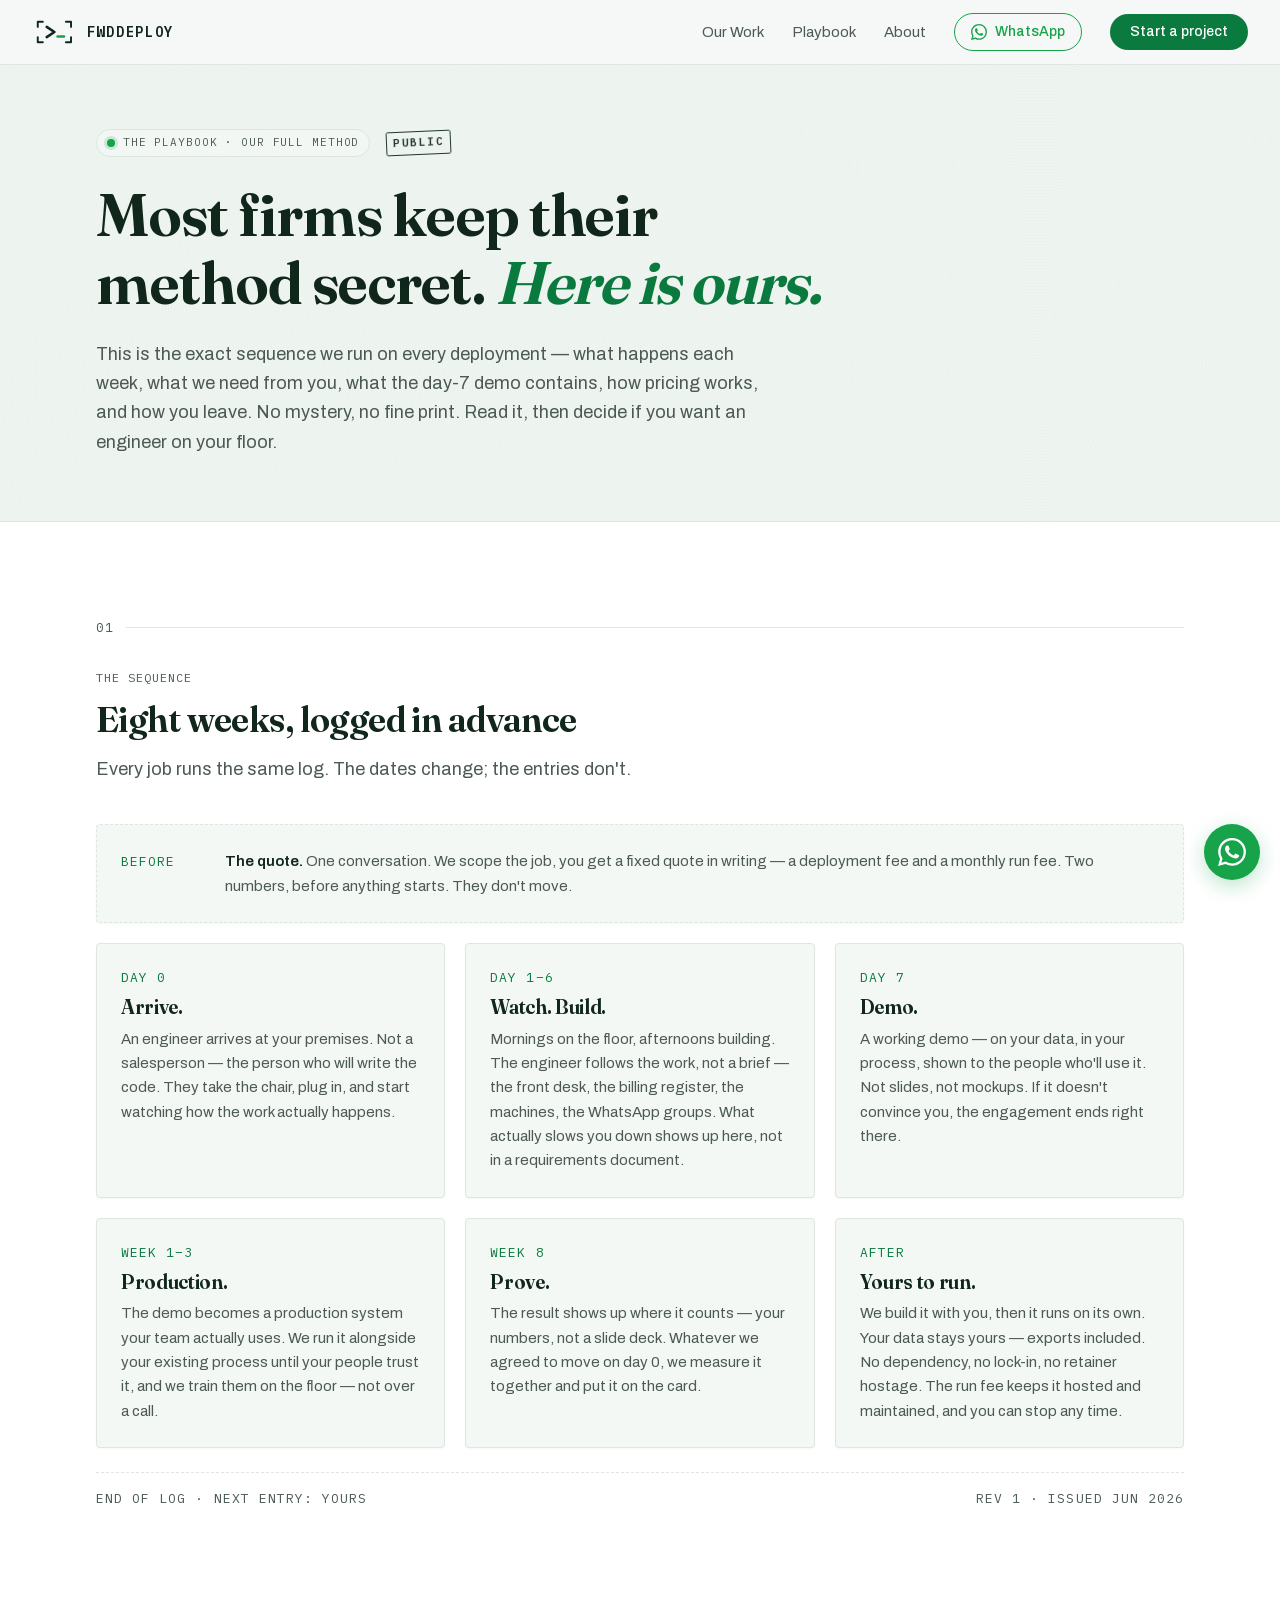
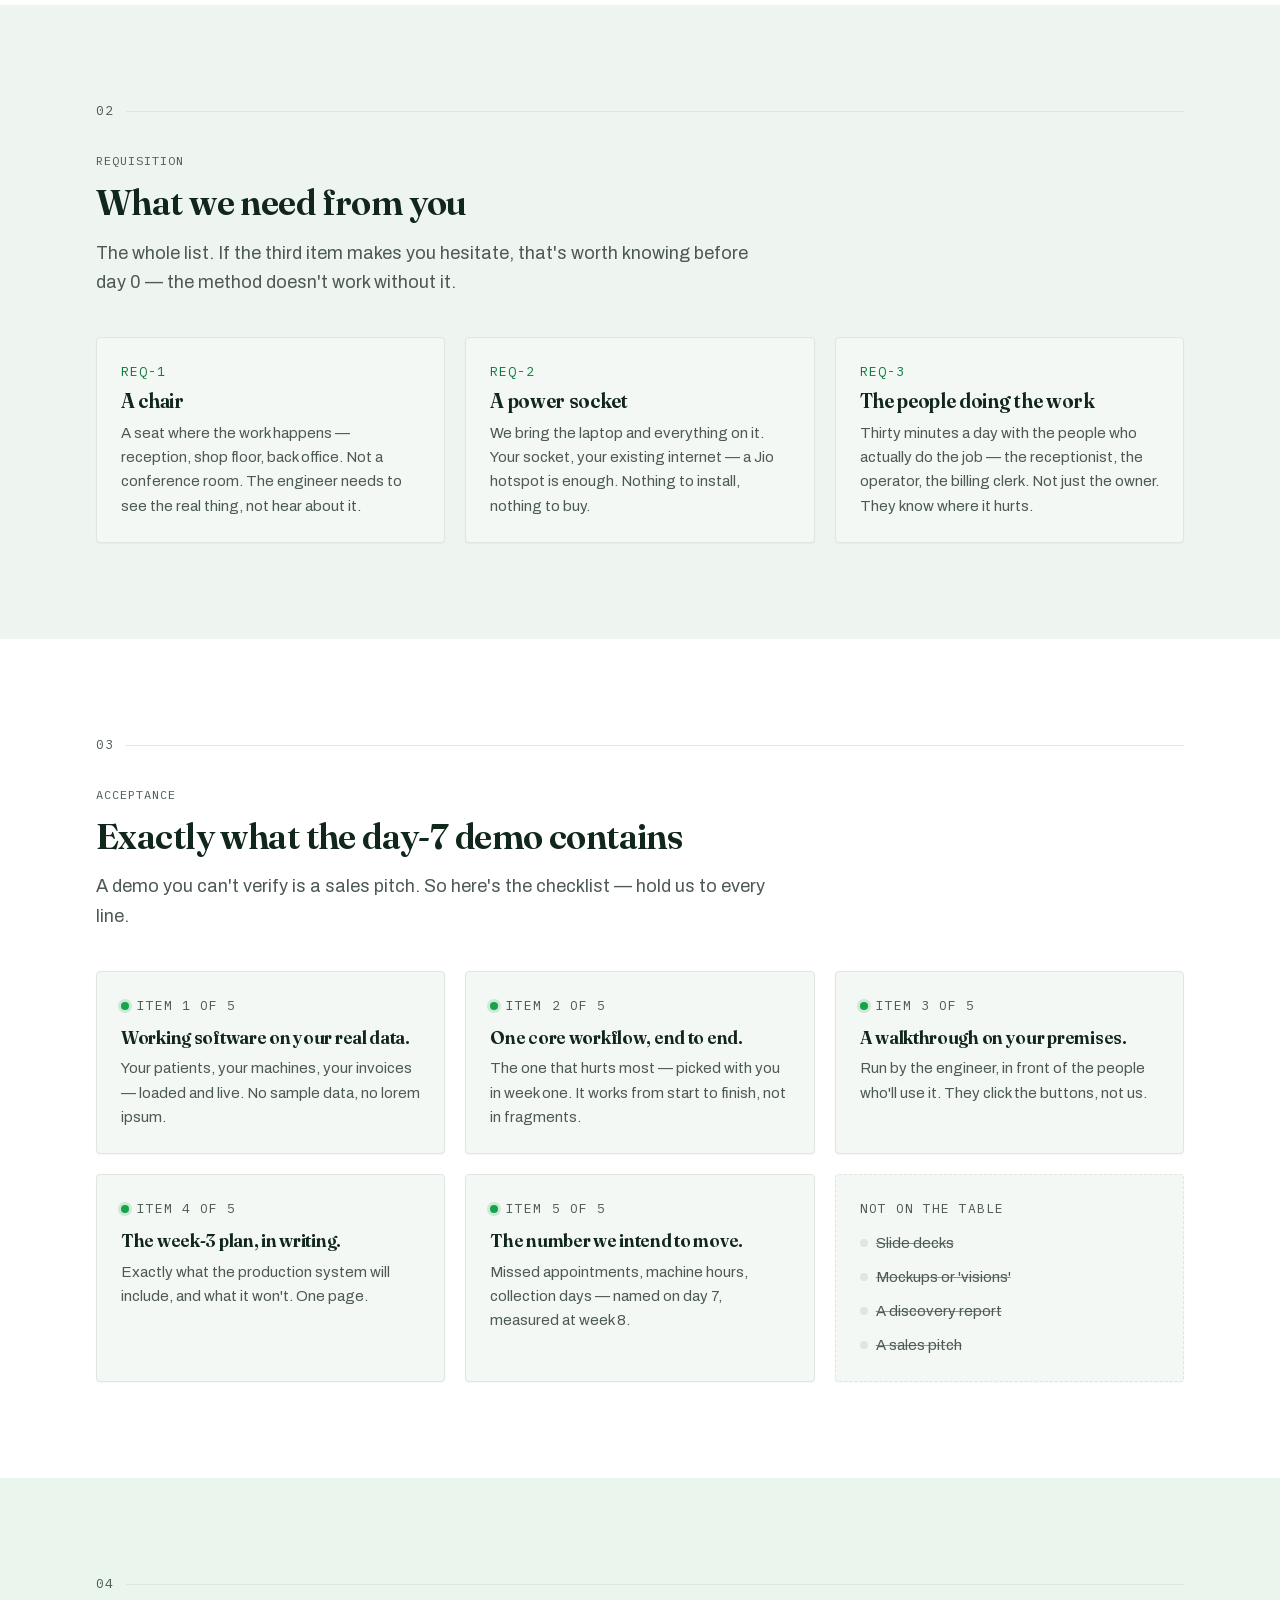
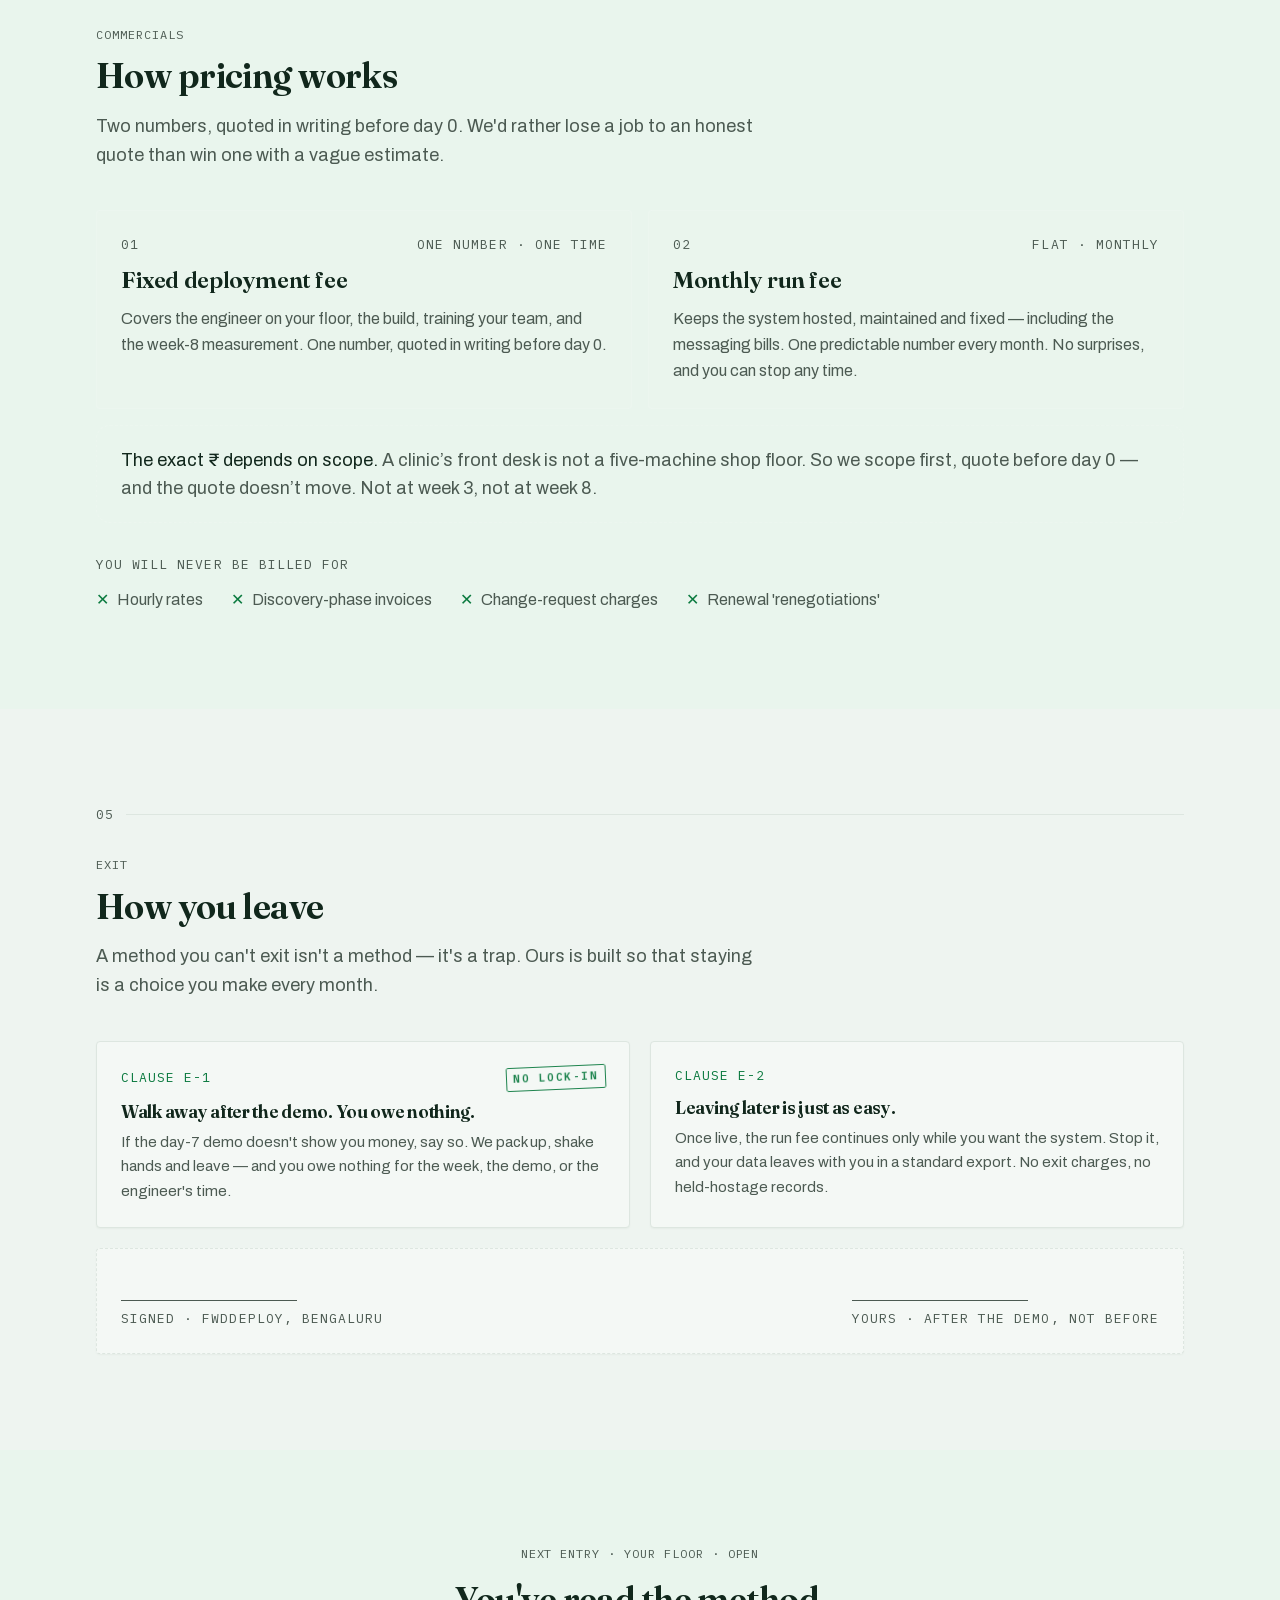
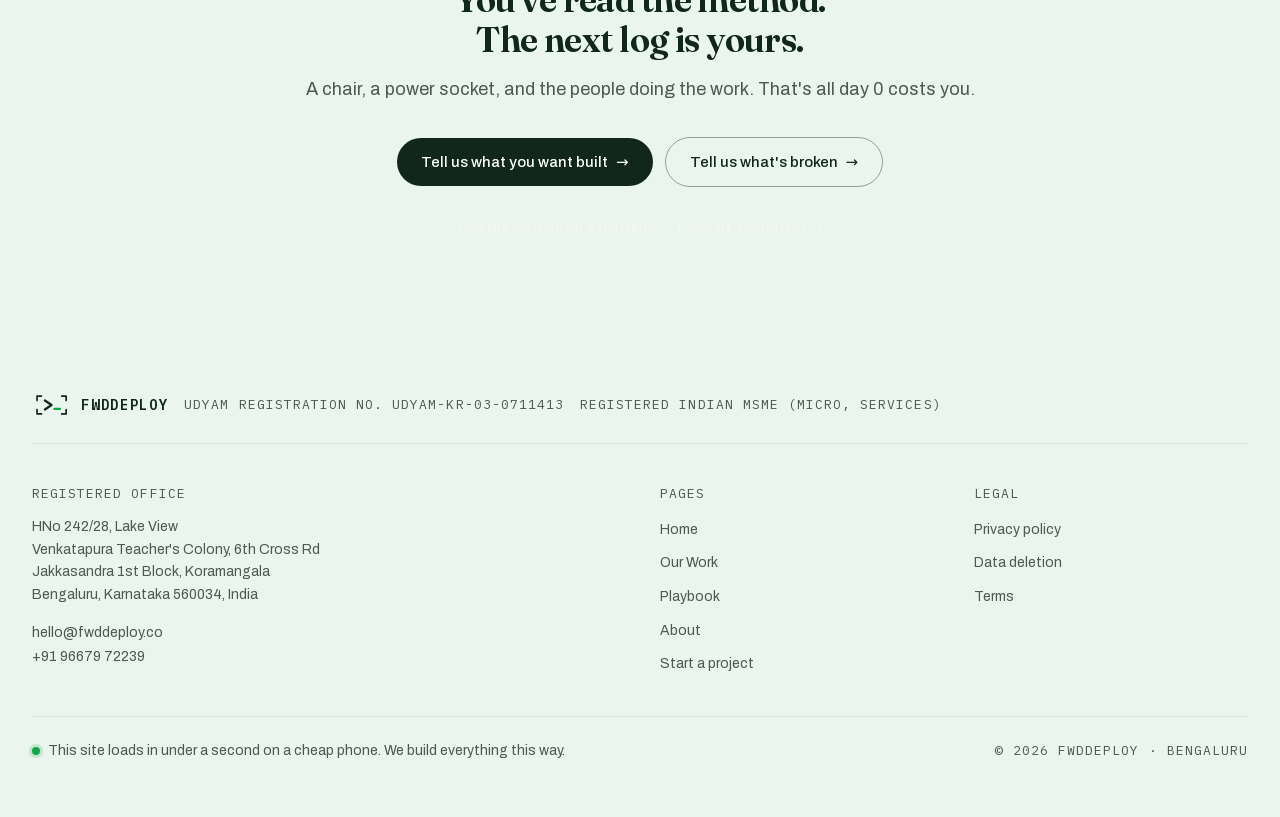
<file: playbook/index.html>
<!DOCTYPE html><html lang="en" class="fraunces_c29f612-module__JQ4iGa__variable archivo_c50fddcf-module__xTJHDW__variable ibm_plex_mono_93a398a6-module__Tx7x6q__variable h-full antialiased"><head><meta charSet="utf-8"/><meta name="viewport" content="width=device-width, initial-scale=1"/><meta name="next-size-adjust" content=""/><title>Playbook — FwdDeploy</title><meta name="description" content="The full FwdDeploy method, public: an engineer on your floor from day 0, a working demo on day 7, production by week 3, results on your numbers by week 8. Fixed quote before day 0. Walk away after the demo and owe nothing."/><meta name="application-name" content="FwdDeploy"/><link rel="manifest" href="/manifest.webmanifest"/><meta property="og:title" content="FwdDeploy — The technical team you never hired."/><meta property="og:description" content="FwdDeploy is a Bengaluru forward-deployed engineering firm. An engineer sits where your work happens, working demo by day 7, production by week 3, results on your numbers by week 8."/><meta property="og:url" content="https://fwddeploy.co"/><meta property="og:site_name" content="FwdDeploy"/><meta property="og:locale" content="en_IN"/><meta property="og:type" content="website"/><meta name="twitter:card" content="summary"/><meta name="twitter:title" content="FwdDeploy — The technical team you never hired."/><meta name="twitter:description" content="FwdDeploy is a Bengaluru forward-deployed engineering firm. An engineer sits where your work happens, working demo by day 7, production by week 3, results on your numbers by week 8."/><link rel="icon" href="/icon.svg?icon.14jp1pmq6gqi2.svg" sizes="any" type="image/svg+xml"/><style id="inlined">

/* /_next/static/chunks/%5Broot-of-the-server%5D__0h_o94b._.css */
/* [next]/internal/font/google/fraunces_c29f612.module.css [app-client] (css) */
@font-face {
  font-family: Fraunces;
  font-style: normal;
  font-weight: 100 900;
  font-display: swap;
  src: url("/_next/static/media/167cd0713aa75522-s.1nzccunaoxsdm.woff2") format("woff2");
  unicode-range: U+102-103, U+110-111, U+128-129, U+168-169, U+1A0-1A1, U+1AF-1B0, U+300-301, U+303-304, U+308-309, U+323, U+329, U+1EA0-1EF9, U+20AB;
}

@font-face {
  font-family: Fraunces;
  font-style: normal;
  font-weight: 100 900;
  font-display: swap;
  src: url("/_next/static/media/e455bcff747f0d5e-s.1wuo3gtslpr33.woff2") format("woff2");
  unicode-range: U+100-2BA, U+2BD-2C5, U+2C7-2CC, U+2CE-2D7, U+2DD-2FF, U+304, U+308, U+329, U+1D00-1DBF, U+1E00-1E9F, U+1EF2-1EFF, U+2020, U+20A0-20AB, U+20AD-20C0, U+2113, U+2C60-2C7F, U+A720-A7FF;
}

@font-face {
  font-family: Fraunces;
  font-style: normal;
  font-weight: 100 900;
  font-display: swap;
  src: url("/_next/static/media/791bf8c4bb753ed6-s.p.0ggqn9ig56u4s.woff2") format("woff2");
  unicode-range: U+??, U+131, U+152-153, U+2BB-2BC, U+2C6, U+2DA, U+2DC, U+304, U+308, U+329, U+2000-206F, U+20AC, U+2122, U+2191, U+2193, U+2212, U+2215, U+FEFF, U+FFFD;
}

@font-face {
  font-family: Fraunces Fallback;
  src: local(Times New Roman);
  ascent-override: 84.71%;
  descent-override: 22.09%;
  line-gap-override: 0.0%;
  size-adjust: 115.45%;
}

.fraunces_c29f612-module__JQ4iGa__className {
  font-family: Fraunces, Fraunces Fallback;
  font-style: normal;
}

.fraunces_c29f612-module__JQ4iGa__variable {
  --font-fraunces: "Fraunces", "Fraunces Fallback";
}

/* [next]/internal/font/google/archivo_c50fddcf.module.css [app-client] (css) */
@font-face {
  font-family: Archivo;
  font-style: normal;
  font-weight: 100 900;
  font-stretch: 100%;
  font-display: swap;
  src: url("/_next/static/media/a2947afc6a06879b-s.1gyfqm5yhhzs7.woff2") format("woff2");
  unicode-range: U+102-103, U+110-111, U+128-129, U+168-169, U+1A0-1A1, U+1AF-1B0, U+300-301, U+303-304, U+308-309, U+323, U+329, U+1EA0-1EF9, U+20AB;
}

@font-face {
  font-family: Archivo;
  font-style: normal;
  font-weight: 100 900;
  font-stretch: 100%;
  font-display: swap;
  src: url("/_next/static/media/651aaf1801011892-s.357dd_6abeqge.woff2") format("woff2");
  unicode-range: U+100-2BA, U+2BD-2C5, U+2C7-2CC, U+2CE-2D7, U+2DD-2FF, U+304, U+308, U+329, U+1D00-1DBF, U+1E00-1E9F, U+1EF2-1EFF, U+2020, U+20A0-20AB, U+20AD-20C0, U+2113, U+2C60-2C7F, U+A720-A7FF;
}

@font-face {
  font-family: Archivo;
  font-style: normal;
  font-weight: 100 900;
  font-stretch: 100%;
  font-display: swap;
  src: url("/_next/static/media/75affa71d1e2f6a7-s.p.17-aodiw50953.woff2") format("woff2");
  unicode-range: U+??, U+131, U+152-153, U+2BB-2BC, U+2C6, U+2DA, U+2DC, U+304, U+308, U+329, U+2000-206F, U+20AC, U+2122, U+2191, U+2193, U+2212, U+2215, U+FEFF, U+FFFD;
}

@font-face {
  font-family: Archivo Fallback;
  src: local(Arial);
  ascent-override: 88.96%;
  descent-override: 21.28%;
  line-gap-override: 0.0%;
  size-adjust: 98.7%;
}

.archivo_c50fddcf-module__xTJHDW__className {
  font-family: Archivo, Archivo Fallback;
  font-style: normal;
}

.archivo_c50fddcf-module__xTJHDW__variable {
  --font-archivo: "Archivo", "Archivo Fallback";
}

/* [next]/internal/font/google/ibm_plex_mono_93a398a6.module.css [app-client] (css) */
@font-face {
  font-family: IBM Plex Mono;
  font-style: normal;
  font-weight: 400;
  font-display: swap;
  src: url("/_next/static/media/e390973e931a41c5-s.0rgnxg2b64rzs.woff2") format("woff2");
  unicode-range: U+460-52F, U+1C80-1C8A, U+20B4, U+2DE0-2DFF, U+A640-A69F, U+FE2E-FE2F;
}

@font-face {
  font-family: IBM Plex Mono;
  font-style: normal;
  font-weight: 400;
  font-display: swap;
  src: url("/_next/static/media/59b15b4bcd7b1eb5-s.2vemzm0itqzfy.woff2") format("woff2");
  unicode-range: U+301, U+400-45F, U+490-491, U+4B0-4B1, U+2116;
}

@font-face {
  font-family: IBM Plex Mono;
  font-style: normal;
  font-weight: 400;
  font-display: swap;
  src: url("/_next/static/media/e532fa1b9921e1cd-s.3cb5lpr2l6xud.woff2") format("woff2");
  unicode-range: U+102-103, U+110-111, U+128-129, U+168-169, U+1A0-1A1, U+1AF-1B0, U+300-301, U+303-304, U+308-309, U+323, U+329, U+1EA0-1EF9, U+20AB;
}

@font-face {
  font-family: IBM Plex Mono;
  font-style: normal;
  font-weight: 400;
  font-display: swap;
  src: url("/_next/static/media/2fe89d53234c61d4-s.1u30mmyq6lnsd.woff2") format("woff2");
  unicode-range: U+100-2BA, U+2BD-2C5, U+2C7-2CC, U+2CE-2D7, U+2DD-2FF, U+304, U+308, U+329, U+1D00-1DBF, U+1E00-1E9F, U+1EF2-1EFF, U+2020, U+20A0-20AB, U+20AD-20C0, U+2113, U+2C60-2C7F, U+A720-A7FF;
}

@font-face {
  font-family: IBM Plex Mono;
  font-style: normal;
  font-weight: 400;
  font-display: swap;
  src: url("/_next/static/media/99e609270109b47d-s.p.40sczeszzbjw1.woff2") format("woff2");
  unicode-range: U+??, U+131, U+152-153, U+2BB-2BC, U+2C6, U+2DA, U+2DC, U+304, U+308, U+329, U+2000-206F, U+20AC, U+2122, U+2191, U+2193, U+2212, U+2215, U+FEFF, U+FFFD;
}

@font-face {
  font-family: IBM Plex Mono;
  font-style: normal;
  font-weight: 500;
  font-display: swap;
  src: url("/_next/static/media/5e05ae5b48faa55e-s.1yd4_i3e35931.woff2") format("woff2");
  unicode-range: U+460-52F, U+1C80-1C8A, U+20B4, U+2DE0-2DFF, U+A640-A69F, U+FE2E-FE2F;
}

@font-face {
  font-family: IBM Plex Mono;
  font-style: normal;
  font-weight: 500;
  font-display: swap;
  src: url("/_next/static/media/a7afbb44bec2bb18-s.1qc6dx89jd2qv.woff2") format("woff2");
  unicode-range: U+301, U+400-45F, U+490-491, U+4B0-4B1, U+2116;
}

@font-face {
  font-family: IBM Plex Mono;
  font-style: normal;
  font-weight: 500;
  font-display: swap;
  src: url("/_next/static/media/02263ebadd758ea4-s.29yke99gs9qpn.woff2") format("woff2");
  unicode-range: U+102-103, U+110-111, U+128-129, U+168-169, U+1A0-1A1, U+1AF-1B0, U+300-301, U+303-304, U+308-309, U+323, U+329, U+1EA0-1EF9, U+20AB;
}

@font-face {
  font-family: IBM Plex Mono;
  font-style: normal;
  font-weight: 500;
  font-display: swap;
  src: url("/_next/static/media/68757d6cddeff913-s.1i-sca43-qwng.woff2") format("woff2");
  unicode-range: U+100-2BA, U+2BD-2C5, U+2C7-2CC, U+2CE-2D7, U+2DD-2FF, U+304, U+308, U+329, U+1D00-1DBF, U+1E00-1E9F, U+1EF2-1EFF, U+2020, U+20A0-20AB, U+20AD-20C0, U+2113, U+2C60-2C7F, U+A720-A7FF;
}

@font-face {
  font-family: IBM Plex Mono;
  font-style: normal;
  font-weight: 500;
  font-display: swap;
  src: url("/_next/static/media/effe91970fc4db64-s.p.0oace-s_gkfks.woff2") format("woff2");
  unicode-range: U+??, U+131, U+152-153, U+2BB-2BC, U+2C6, U+2DA, U+2DC, U+304, U+308, U+329, U+2000-206F, U+20AC, U+2122, U+2191, U+2193, U+2212, U+2215, U+FEFF, U+FFFD;
}

@font-face {
  font-family: IBM Plex Mono;
  font-style: normal;
  font-weight: 600;
  font-display: swap;
  src: url("/_next/static/media/6ff74e33ebd7bca3-s.352ti9pm7m6qh.woff2") format("woff2");
  unicode-range: U+460-52F, U+1C80-1C8A, U+20B4, U+2DE0-2DFF, U+A640-A69F, U+FE2E-FE2F;
}

@font-face {
  font-family: IBM Plex Mono;
  font-style: normal;
  font-weight: 600;
  font-display: swap;
  src: url("/_next/static/media/1a69062cfe6f77f8-s.0o-3_g79811ob.woff2") format("woff2");
  unicode-range: U+301, U+400-45F, U+490-491, U+4B0-4B1, U+2116;
}

@font-face {
  font-family: IBM Plex Mono;
  font-style: normal;
  font-weight: 600;
  font-display: swap;
  src: url("/_next/static/media/9a4838fcda0d1bca-s.0ngr-xkgqz1kf.woff2") format("woff2");
  unicode-range: U+102-103, U+110-111, U+128-129, U+168-169, U+1A0-1A1, U+1AF-1B0, U+300-301, U+303-304, U+308-309, U+323, U+329, U+1EA0-1EF9, U+20AB;
}

@font-face {
  font-family: IBM Plex Mono;
  font-style: normal;
  font-weight: 600;
  font-display: swap;
  src: url("/_next/static/media/2e95a7d252b9825a-s.15orukf5wyxb5.woff2") format("woff2");
  unicode-range: U+100-2BA, U+2BD-2C5, U+2C7-2CC, U+2CE-2D7, U+2DD-2FF, U+304, U+308, U+329, U+1D00-1DBF, U+1E00-1E9F, U+1EF2-1EFF, U+2020, U+20A0-20AB, U+20AD-20C0, U+2113, U+2C60-2C7F, U+A720-A7FF;
}

@font-face {
  font-family: IBM Plex Mono;
  font-style: normal;
  font-weight: 600;
  font-display: swap;
  src: url("/_next/static/media/23b7a97ae3b5c134-s.p.226pwps5o-gq_.woff2") format("woff2");
  unicode-range: U+??, U+131, U+152-153, U+2BB-2BC, U+2C6, U+2DA, U+2DC, U+304, U+308, U+329, U+2000-206F, U+20AC, U+2122, U+2191, U+2193, U+2212, U+2215, U+FEFF, U+FFFD;
}

@font-face {
  font-family: IBM Plex Mono Fallback;
  src: local(Arial);
  ascent-override: 76.16%;
  descent-override: 20.43%;
  line-gap-override: 0.0%;
  size-adjust: 134.59%;
}

.ibm_plex_mono_93a398a6-module__Tx7x6q__className {
  font-family: IBM Plex Mono, IBM Plex Mono Fallback;
  font-style: normal;
}

.ibm_plex_mono_93a398a6-module__Tx7x6q__variable {
  --font-plex-mono: "IBM Plex Mono", "IBM Plex Mono Fallback";
}

/* [project]/app/globals.css [app-client] (css) */
@layer properties {
  @supports (((-webkit-hyphens: none)) and (not (margin-trim: inline))) or ((-moz-orient: inline) and (not (color: rgb(from red r g b)))) {
    *, :before, :after, ::backdrop {
      --tw-space-y-reverse: 0;
      --tw-divide-y-reverse: 0;
      --tw-border-style: solid;
      --tw-leading: initial;
      --tw-font-weight: initial;
      --tw-tracking: initial;
      --tw-ordinal: initial;
      --tw-slashed-zero: initial;
      --tw-numeric-figure: initial;
      --tw-numeric-spacing: initial;
      --tw-numeric-fraction: initial;
      --tw-shadow: 0 0 #0000;
      --tw-shadow-color: initial;
      --tw-shadow-alpha: 100%;
      --tw-inset-shadow: 0 0 #0000;
      --tw-inset-shadow-color: initial;
      --tw-inset-shadow-alpha: 100%;
      --tw-ring-color: initial;
      --tw-ring-shadow: 0 0 #0000;
      --tw-inset-ring-color: initial;
      --tw-inset-ring-shadow: 0 0 #0000;
      --tw-ring-inset: initial;
      --tw-ring-offset-width: 0px;
      --tw-ring-offset-color: #fff;
      --tw-ring-offset-shadow: 0 0 #0000;
      --tw-backdrop-blur: initial;
      --tw-backdrop-brightness: initial;
      --tw-backdrop-contrast: initial;
      --tw-backdrop-grayscale: initial;
      --tw-backdrop-hue-rotate: initial;
      --tw-backdrop-invert: initial;
      --tw-backdrop-opacity: initial;
      --tw-backdrop-saturate: initial;
      --tw-backdrop-sepia: initial;
      --tw-duration: initial;
      --tw-translate-x: 0;
      --tw-translate-y: 0;
      --tw-translate-z: 0;
      --tw-content: "";
      --tw-scale-x: 1;
      --tw-scale-y: 1;
      --tw-scale-z: 1;
      --tw-outline-style: solid;
    }
  }
}

@layer theme {
  :root, :host {
    --font-sans: ui-sans-serif, system-ui, sans-serif, "Apple Color Emoji",
      "Segoe UI Emoji", "Segoe UI Symbol", "Noto Color Emoji";
    --font-mono: var(--font-plex-mono), "IBM Plex Mono", ui-monospace, monospace;
    --color-white: #fff;
    --spacing: .25rem;
    --container-xl: 36rem;
    --container-2xl: 42rem;
    --container-3xl: 48rem;
    --container-4xl: 56rem;
    --container-6xl: 72rem;
    --text-xs: .75rem;
    --text-xs--line-height: calc(1 / .75);
    --text-sm: .875rem;
    --text-sm--line-height: calc(1.25 / .875);
    --text-base: 1rem;
    --text-base--line-height: calc(1.5 / 1);
    --text-lg: 1.125rem;
    --text-lg--line-height: calc(1.75 / 1.125);
    --text-xl: 1.25rem;
    --text-xl--line-height: calc(1.75 / 1.25);
    --text-2xl: 1.5rem;
    --text-2xl--line-height: calc(2 / 1.5);
    --text-3xl: 1.875rem;
    --text-3xl--line-height: calc(2.25 / 1.875);
    --text-4xl: 2.25rem;
    --text-4xl--line-height: calc(2.5 / 2.25);
    --text-5xl: 3rem;
    --text-5xl--line-height: 1;
    --text-6xl: 3.75rem;
    --text-6xl--line-height: 1;
    --font-weight-medium: 500;
    --font-weight-semibold: 600;
    --tracking-normal: 0em;
    --leading-tight: 1.25;
    --leading-snug: 1.375;
    --leading-relaxed: 1.625;
    --radius-xl: .75rem;
    --blur-sm: 8px;
    --default-transition-duration: .15s;
    --default-transition-timing-function: cubic-bezier(.4, 0, .2, 1);
    --default-font-family: var(--font-sans);
    --default-mono-font-family: var(--font-mono);
    --color-bg: #fff;
    --color-tint: #eef4f0;
    --color-ink: #11271c;
    --color-ink-soft: #4c5a52;
    --color-primary: #0b7a3f;
    --color-accent: #0b7a3f;
    --color-dark: #0c3b24;
    --color-line: #dde6e0;
    --color-run: #16a34a;
    --color-signal: #b8770c;
    --color-down: #c0392b;
    --color-stamp: #0b7a3f;
    --color-surface: #f4f8f5;
    --color-paper: #f4f8f5;
    --color-paper-raised: #fff;
    --color-paper-deep: #eef4f0;
    --color-warm-wash: #fff;
    --color-line-warm: #d3ded7;
    --color-ink-soft-strong: #34433b;
    --font-display: var(--font-fraunces), "Fraunces", Georgia, serif;
    --font-body: var(--font-archivo), "Archivo", system-ui, sans-serif;
  }
}

@layer base {
  *, :after, :before, ::backdrop {
    box-sizing: border-box;
    border: 0 solid;
    margin: 0;
    padding: 0;
  }

  ::file-selector-button {
    box-sizing: border-box;
    border: 0 solid;
    margin: 0;
    padding: 0;
  }

  html, :host {
    -webkit-text-size-adjust: 100%;
    tab-size: 4;
    line-height: 1.5;
    font-family: var(--default-font-family, ui-sans-serif, system-ui, sans-serif, "Apple Color Emoji", "Segoe UI Emoji", "Segoe UI Symbol", "Noto Color Emoji");
    font-feature-settings: var(--default-font-feature-settings, normal);
    font-variation-settings: var(--default-font-variation-settings, normal);
    -webkit-tap-highlight-color: transparent;
  }

  hr {
    height: 0;
    color: inherit;
    border-top-width: 1px;
  }

  abbr:where([title]) {
    -webkit-text-decoration: underline dotted;
    text-decoration: underline dotted;
  }

  h1, h2, h3, h4, h5, h6 {
    font-size: inherit;
    font-weight: inherit;
  }

  a {
    color: inherit;
    -webkit-text-decoration: inherit;
    -webkit-text-decoration: inherit;
    text-decoration: inherit;
  }

  b, strong {
    font-weight: bolder;
  }

  code, kbd, samp, pre {
    font-family: var(--default-mono-font-family, ui-monospace, SFMono-Regular, Menlo, Monaco, Consolas, "Liberation Mono", "Courier New", monospace);
    font-feature-settings: var(--default-mono-font-feature-settings, normal);
    font-variation-settings: var(--default-mono-font-variation-settings, normal);
    font-size: 1em;
  }

  small {
    font-size: 80%;
  }

  sub, sup {
    vertical-align: baseline;
    font-size: 75%;
    line-height: 0;
    position: relative;
  }

  sub {
    bottom: -.25em;
  }

  sup {
    top: -.5em;
  }

  table {
    text-indent: 0;
    border-color: inherit;
    border-collapse: collapse;
  }

  :-moz-focusring {
    outline: auto;
  }

  progress {
    vertical-align: baseline;
  }

  summary {
    display: list-item;
  }

  ol, ul, menu {
    list-style: none;
  }

  img, svg, video, canvas, audio, iframe, embed, object {
    vertical-align: middle;
    display: block;
  }

  img, video {
    max-width: 100%;
    height: auto;
  }

  button, input, select, optgroup, textarea {
    font: inherit;
    font-feature-settings: inherit;
    font-variation-settings: inherit;
    letter-spacing: inherit;
    color: inherit;
    opacity: 1;
    background-color: #0000;
    border-radius: 0;
  }

  ::file-selector-button {
    font: inherit;
    font-feature-settings: inherit;
    font-variation-settings: inherit;
    letter-spacing: inherit;
    color: inherit;
    opacity: 1;
    background-color: #0000;
    border-radius: 0;
  }

  :where(select:is([multiple], [size])) optgroup {
    font-weight: bolder;
  }

  :where(select:is([multiple], [size])) optgroup option {
    padding-inline-start: 20px;
  }

  ::file-selector-button {
    margin-inline-end: 4px;
  }

  ::placeholder {
    opacity: 1;
  }

  @supports (not ((-webkit-appearance: -apple-pay-button))) or (contain-intrinsic-size: 1px) {
    ::placeholder {
      color: currentColor;
    }

    @supports (color: color-mix(in lab, red, red)) {
      ::placeholder {
        color: color-mix(in oklab, currentcolor 50%, transparent);
      }
    }
  }

  textarea {
    resize: vertical;
  }

  ::-webkit-search-decoration {
    -webkit-appearance: none;
  }

  ::-webkit-date-and-time-value {
    min-height: 1lh;
    text-align: inherit;
  }

  ::-webkit-datetime-edit {
    display: inline-flex;
  }

  ::-webkit-datetime-edit-fields-wrapper {
    padding: 0;
  }

  ::-webkit-datetime-edit {
    padding-block: 0;
  }

  ::-webkit-datetime-edit-year-field {
    padding-block: 0;
  }

  ::-webkit-datetime-edit-month-field {
    padding-block: 0;
  }

  ::-webkit-datetime-edit-day-field {
    padding-block: 0;
  }

  ::-webkit-datetime-edit-hour-field {
    padding-block: 0;
  }

  ::-webkit-datetime-edit-minute-field {
    padding-block: 0;
  }

  ::-webkit-datetime-edit-second-field {
    padding-block: 0;
  }

  ::-webkit-datetime-edit-millisecond-field {
    padding-block: 0;
  }

  ::-webkit-datetime-edit-meridiem-field {
    padding-block: 0;
  }

  ::-webkit-calendar-picker-indicator {
    line-height: 1;
  }

  :-moz-ui-invalid {
    box-shadow: none;
  }

  button, input:where([type="button"], [type="reset"], [type="submit"]) {
    appearance: button;
  }

  ::file-selector-button {
    appearance: button;
  }

  ::-webkit-inner-spin-button {
    height: auto;
  }

  ::-webkit-outer-spin-button {
    height: auto;
  }

  [hidden]:where(:not([hidden="until-found"])) {
    display: none !important;
  }
}

@layer components;

@layer utilities {
  .sr-only {
    clip-path: inset(50%);
    white-space: nowrap;
    border-width: 0;
    width: 1px;
    height: 1px;
    margin: -1px;
    padding: 0;
    position: absolute;
    overflow: hidden;
  }

  .absolute {
    position: absolute;
  }

  .fixed {
    position: fixed;
  }

  .paper-grain, .relative {
    position: relative;
  }

  .sticky {
    position: sticky;
  }

  .inset-x-0 {
    inset-inline: calc(var(--spacing) * 0);
  }

  .top-0 {
    top: calc(var(--spacing) * 0);
  }

  .top-20 {
    top: calc(var(--spacing) * 20);
  }

  .top-\[1\.1875rem\] {
    top: 1.1875rem;
  }

  .top-full {
    top: 100%;
  }

  .right-0 {
    right: calc(var(--spacing) * 0);
  }

  .right-4 {
    right: calc(var(--spacing) * 4);
  }

  .right-5 {
    right: calc(var(--spacing) * 5);
  }

  .bottom-5 {
    bottom: calc(var(--spacing) * 5);
  }

  .left-0 {
    left: calc(var(--spacing) * 0);
  }

  .z-10 {
    z-index: 10;
  }

  .z-40 {
    z-index: 40;
  }

  .z-50 {
    z-index: 50;
  }

  .z-\[1\] {
    z-index: 1;
  }

  .container {
    width: 100%;
  }

  @media (min-width: 40rem) {
    .container {
      max-width: 40rem;
    }
  }

  @media (min-width: 48rem) {
    .container {
      max-width: 48rem;
    }
  }

  @media (min-width: 64rem) {
    .container {
      max-width: 64rem;
    }
  }

  @media (min-width: 80rem) {
    .container {
      max-width: 80rem;
    }
  }

  @media (min-width: 96rem) {
    .container {
      max-width: 96rem;
    }
  }

  .m-0 {
    margin: calc(var(--spacing) * 0);
  }

  .mx-auto {
    margin-inline: auto;
  }

  .my-4 {
    margin-block: calc(var(--spacing) * 4);
  }

  .mt-0\.5 {
    margin-top: calc(var(--spacing) * .5);
  }

  .mt-1 {
    margin-top: calc(var(--spacing) * 1);
  }

  .mt-1\.5 {
    margin-top: calc(var(--spacing) * 1.5);
  }

  .mt-2 {
    margin-top: calc(var(--spacing) * 2);
  }

  .mt-3 {
    margin-top: calc(var(--spacing) * 3);
  }

  .mt-4 {
    margin-top: calc(var(--spacing) * 4);
  }

  .mt-5 {
    margin-top: calc(var(--spacing) * 5);
  }

  .mt-6 {
    margin-top: calc(var(--spacing) * 6);
  }

  .mt-7 {
    margin-top: calc(var(--spacing) * 7);
  }

  .mt-8 {
    margin-top: calc(var(--spacing) * 8);
  }

  .mt-9 {
    margin-top: calc(var(--spacing) * 9);
  }

  .mt-10 {
    margin-top: calc(var(--spacing) * 10);
  }

  .mt-12 {
    margin-top: calc(var(--spacing) * 12);
  }

  .mt-14 {
    margin-top: calc(var(--spacing) * 14);
  }

  .mt-16 {
    margin-top: calc(var(--spacing) * 16);
  }

  .mt-auto {
    margin-top: auto;
  }

  .mb-2 {
    margin-bottom: calc(var(--spacing) * 2);
  }

  .mb-3 {
    margin-bottom: calc(var(--spacing) * 3);
  }

  .mb-4 {
    margin-bottom: calc(var(--spacing) * 4);
  }

  .mb-5 {
    margin-bottom: calc(var(--spacing) * 5);
  }

  .mb-6 {
    margin-bottom: calc(var(--spacing) * 6);
  }

  .mb-8 {
    margin-bottom: calc(var(--spacing) * 8);
  }

  .num-chip {
    background-color: var(--color-primary);
    color: #fff;
    width: 2.375rem;
    height: 2.375rem;
    font-family: var(--font-mono);
    border-radius: 4px;
    flex-shrink: 0;
    justify-content: center;
    align-items: center;
    font-size: .875rem;
    font-weight: 600;
    display: flex;
  }

  .status-dot {
    border-radius: 9999px;
    flex-shrink: 0;
    width: .5rem;
    height: .5rem;
    display: inline-block;
  }

  .stamp {
    font-family: var(--font-mono);
    letter-spacing: .14em;
    text-transform: uppercase;
    color: var(--color-stamp);
    border: 1.5px solid var(--color-stamp);
    outline: 1px solid #0b7a3f59;
    font-size: .6875rem;
    font-weight: 600;
    display: inline-block;
  }

  @supports (color: color-mix(in lab, red, red)) {
    .stamp {
      outline: 1px solid color-mix(in srgb, var(--color-stamp) 35%, transparent);
    }
  }

  .stamp {
    outline-offset: 2px;
    opacity: .92;
    border-radius: 2px;
    padding: .2em .55em;
    transform: rotate(-2.5deg);
    -webkit-mask-image: radial-gradient(120% 100% at 48% 52%, #000 62%, #000000d1 100%);
    mask-image: radial-gradient(120% 100% at 48% 52%, #000 62%, #000000d1 100%);
  }

  .kicker {
    font-family: var(--font-mono);
    letter-spacing: .08em;
    text-transform: uppercase;
    color: var(--color-ink-soft);
    background-color: var(--color-surface);
    border: 1px solid var(--color-line);
    border-radius: 9999px;
    align-items: center;
    gap: .5rem;
    padding: .4em .9em;
    font-size: .6875rem;
    display: inline-flex;
  }

  .block {
    display: block;
  }

  .flex {
    display: flex;
  }

  .grid {
    display: grid;
  }

  .hidden {
    display: none;
  }

  .inline {
    display: inline;
  }

  .inline-block {
    display: inline-block;
  }

  .inline-flex {
    display: inline-flex;
  }

  .table {
    display: table;
  }

  .h-1\.5 {
    height: calc(var(--spacing) * 1.5);
  }

  .h-3 {
    height: calc(var(--spacing) * 3);
  }

  .h-4 {
    height: calc(var(--spacing) * 4);
  }

  .h-7 {
    height: calc(var(--spacing) * 7);
  }

  .h-8 {
    height: calc(var(--spacing) * 8);
  }

  .h-14 {
    height: calc(var(--spacing) * 14);
  }

  .h-16 {
    height: calc(var(--spacing) * 16);
  }

  .h-full {
    height: 100%;
  }

  .h-px {
    height: 1px;
  }

  .min-h-40 {
    min-height: calc(var(--spacing) * 40);
  }

  .min-h-full {
    min-height: 100%;
  }

  .w-4 {
    width: calc(var(--spacing) * 4);
  }

  .w-7 {
    width: calc(var(--spacing) * 7);
  }

  .w-14 {
    width: calc(var(--spacing) * 14);
  }

  .w-20 {
    width: calc(var(--spacing) * 20);
  }

  .w-36 {
    width: calc(var(--spacing) * 36);
  }

  .w-44 {
    width: calc(var(--spacing) * 44);
  }

  .w-auto {
    width: auto;
  }

  .w-full {
    width: 100%;
  }

  .w-px {
    width: 1px;
  }

  .max-w-2xl {
    max-width: var(--container-2xl);
  }

  .max-w-3xl {
    max-width: var(--container-3xl);
  }

  .max-w-4xl {
    max-width: var(--container-4xl);
  }

  .max-w-6xl {
    max-width: var(--container-6xl);
  }

  .max-w-\[15ch\] {
    max-width: 15ch;
  }

  .max-w-\[26ch\] {
    max-width: 26ch;
  }

  .max-w-\[28ch\] {
    max-width: 28ch;
  }

  .max-w-\[88\%\] {
    max-width: 88%;
  }

  .max-w-\[1680px\] {
    max-width: 1680px;
  }

  .max-w-xl {
    max-width: var(--container-xl);
  }

  .signoff-line {
    border-bottom: 1px solid var(--color-ink-soft);
    min-width: 10rem;
  }

  .min-w-0 {
    min-width: calc(var(--spacing) * 0);
  }

  .min-w-4 {
    min-width: calc(var(--spacing) * 4);
  }

  .min-w-28 {
    min-width: calc(var(--spacing) * 28);
  }

  .min-w-36 {
    min-width: calc(var(--spacing) * 36);
  }

  .flex-1 {
    flex: 1;
  }

  .shrink-0 {
    flex-shrink: 0;
  }

  .grow {
    flex-grow: 1;
  }

  .dot-pulse {
    animation: 2.4s ease-in-out infinite dot-pulse;
  }

  .load-reveal {
    animation: .7s cubic-bezier(.22, 1, .36, 1) both load-reveal;
  }

  .cursor-pointer {
    cursor: pointer;
  }

  .resize-y {
    resize: vertical;
  }

  .list-none {
    list-style-type: none;
  }

  .appearance-none {
    appearance: none;
  }

  .auto-rows-fr {
    grid-auto-rows: minmax(0, 1fr);
  }

  .grid-cols-1 {
    grid-template-columns: repeat(1, minmax(0, 1fr));
  }

  .grid-cols-2 {
    grid-template-columns: repeat(2, minmax(0, 1fr));
  }

  .flex-col {
    flex-direction: column;
  }

  .flex-wrap {
    flex-wrap: wrap;
  }

  .items-baseline {
    align-items: baseline;
  }

  .items-center {
    align-items: center;
  }

  .items-end {
    align-items: flex-end;
  }

  .items-start {
    align-items: flex-start;
  }

  .items-stretch {
    align-items: stretch;
  }

  .justify-between {
    justify-content: space-between;
  }

  .justify-center {
    justify-content: center;
  }

  .justify-end {
    justify-content: flex-end;
  }

  .justify-start {
    justify-content: flex-start;
  }

  .gap-1 {
    gap: calc(var(--spacing) * 1);
  }

  .gap-1\.5 {
    gap: calc(var(--spacing) * 1.5);
  }

  .gap-2 {
    gap: calc(var(--spacing) * 2);
  }

  .gap-2\.5 {
    gap: calc(var(--spacing) * 2.5);
  }

  .gap-3 {
    gap: calc(var(--spacing) * 3);
  }

  .gap-4 {
    gap: calc(var(--spacing) * 4);
  }

  .gap-5 {
    gap: calc(var(--spacing) * 5);
  }

  .gap-6 {
    gap: calc(var(--spacing) * 6);
  }

  .gap-7 {
    gap: calc(var(--spacing) * 7);
  }

  .gap-10 {
    gap: calc(var(--spacing) * 10);
  }

  :where(.space-y-1 > :not(:last-child)) {
    --tw-space-y-reverse: 0;
    margin-block-start: calc(calc(var(--spacing) * 1) * var(--tw-space-y-reverse));
    margin-block-end: calc(calc(var(--spacing) * 1) * calc(1 - var(--tw-space-y-reverse)));
  }

  :where(.space-y-2 > :not(:last-child)) {
    --tw-space-y-reverse: 0;
    margin-block-start: calc(calc(var(--spacing) * 2) * var(--tw-space-y-reverse));
    margin-block-end: calc(calc(var(--spacing) * 2) * calc(1 - var(--tw-space-y-reverse)));
  }

  :where(.space-y-2\.5 > :not(:last-child)) {
    --tw-space-y-reverse: 0;
    margin-block-start: calc(calc(var(--spacing) * 2.5) * var(--tw-space-y-reverse));
    margin-block-end: calc(calc(var(--spacing) * 2.5) * calc(1 - var(--tw-space-y-reverse)));
  }

  :where(.space-y-4 > :not(:last-child)) {
    --tw-space-y-reverse: 0;
    margin-block-start: calc(calc(var(--spacing) * 4) * var(--tw-space-y-reverse));
    margin-block-end: calc(calc(var(--spacing) * 4) * calc(1 - var(--tw-space-y-reverse)));
  }

  :where(.space-y-5 > :not(:last-child)) {
    --tw-space-y-reverse: 0;
    margin-block-start: calc(calc(var(--spacing) * 5) * var(--tw-space-y-reverse));
    margin-block-end: calc(calc(var(--spacing) * 5) * calc(1 - var(--tw-space-y-reverse)));
  }

  :where(.space-y-10 > :not(:last-child)) {
    --tw-space-y-reverse: 0;
    margin-block-start: calc(calc(var(--spacing) * 10) * var(--tw-space-y-reverse));
    margin-block-end: calc(calc(var(--spacing) * 10) * calc(1 - var(--tw-space-y-reverse)));
  }

  .gap-x-2 {
    column-gap: calc(var(--spacing) * 2);
  }

  .gap-x-3 {
    column-gap: calc(var(--spacing) * 3);
  }

  .gap-x-4 {
    column-gap: calc(var(--spacing) * 4);
  }

  .gap-x-5 {
    column-gap: calc(var(--spacing) * 5);
  }

  .gap-x-6 {
    column-gap: calc(var(--spacing) * 6);
  }

  .gap-x-7 {
    column-gap: calc(var(--spacing) * 7);
  }

  .gap-x-8 {
    column-gap: calc(var(--spacing) * 8);
  }

  .gap-x-10 {
    column-gap: calc(var(--spacing) * 10);
  }

  .gap-x-12 {
    column-gap: calc(var(--spacing) * 12);
  }

  .gap-x-14 {
    column-gap: calc(var(--spacing) * 14);
  }

  .gap-y-0\.5 {
    row-gap: calc(var(--spacing) * .5);
  }

  .gap-y-1 {
    row-gap: calc(var(--spacing) * 1);
  }

  .gap-y-1\.5 {
    row-gap: calc(var(--spacing) * 1.5);
  }

  .gap-y-2 {
    row-gap: calc(var(--spacing) * 2);
  }

  .gap-y-3 {
    row-gap: calc(var(--spacing) * 3);
  }

  .gap-y-4 {
    row-gap: calc(var(--spacing) * 4);
  }

  .gap-y-5 {
    row-gap: calc(var(--spacing) * 5);
  }

  .gap-y-6 {
    row-gap: calc(var(--spacing) * 6);
  }

  .gap-y-10 {
    row-gap: calc(var(--spacing) * 10);
  }

  :where(.divide-y > :not(:last-child)) {
    --tw-divide-y-reverse: 0;
    border-bottom-style: var(--tw-border-style);
    border-top-style: var(--tw-border-style);
    border-top-width: calc(1px * var(--tw-divide-y-reverse));
    border-bottom-width: calc(1px * calc(1 - var(--tw-divide-y-reverse)));
  }

  :where(.divide-dotted > :not(:last-child)) {
    --tw-border-style: dotted;
    border-style: dotted;
  }

  :where(.divide-line > :not(:last-child)) {
    border-color: var(--color-line);
  }

  .truncate {
    text-overflow: ellipsis;
    white-space: nowrap;
    overflow: hidden;
  }

  .overflow-hidden {
    overflow: hidden;
  }

  .case-card {
    background-color: var(--color-surface);
    border: 1px solid var(--color-line);
    border-radius: 4px;
    text-decoration: none;
    transition: transform .22s cubic-bezier(.22, 1, .36, 1), box-shadow .22s, border-color .22s;
    box-shadow: 0 1px 2px #10271c0a, 0 6px 20px #10271c0f;
  }

  .card-tile {
    background-color: var(--color-surface);
    border: 1px solid var(--color-line);
    border-radius: 4px;
    transition: transform .2s, box-shadow .2s, border-color .2s;
    box-shadow: 0 1px 2px #10271c0a;
  }

  .card-paper {
    background-color: var(--color-surface);
    border: 1px solid var(--color-line);
    border-radius: 4px;
    box-shadow: 0 1px 2px #10271c0a, 0 6px 20px #10271c0f;
  }

  .card-ink {
    background-color: #f4f8f50d;
  }

  @supports (color: color-mix(in lab, red, red)) {
    .card-ink {
      background-color: color-mix(in srgb, var(--color-paper) 5%, transparent);
    }
  }

  .card-ink {
    border: 1px solid #f4f8f529;
  }

  @supports (color: color-mix(in lab, red, red)) {
    .card-ink {
      border: 1px solid color-mix(in srgb, var(--color-paper) 16%, transparent);
    }
  }

  .card-ink {
    border-radius: 4px;
    transition: transform .2s, border-color .2s;
  }

  .rounded {
    border-radius: .25rem;
  }

  .rounded-\[3px\] {
    border-radius: 3px;
  }

  .rounded-\[8px\] {
    border-radius: 8px;
  }

  .rounded-\[10px\] {
    border-radius: 10px;
  }

  .rounded-\[14px\] {
    border-radius: 14px;
  }

  .rounded-full {
    border-radius: 3.40282e38px;
  }

  .rounded-none {
    border-radius: 0;
  }

  .rounded-xl {
    border-radius: var(--radius-xl);
  }

  .rounded-br-\[3px\] {
    border-bottom-right-radius: 3px;
  }

  .rounded-bl-\[3px\] {
    border-bottom-left-radius: 3px;
  }

  .border {
    border-style: var(--tw-border-style);
    border-width: 1px;
  }

  .border-0 {
    border-style: var(--tw-border-style);
    border-width: 0;
  }

  .border-t {
    border-top-style: var(--tw-border-style);
    border-top-width: 1px;
  }

  .border-b {
    border-bottom-style: var(--tw-border-style);
    border-bottom-width: 1px;
  }

  .border-dashed {
    --tw-border-style: dashed;
    border-style: dashed;
  }

  .border-dotted {
    --tw-border-style: dotted;
    border-style: dotted;
  }

  .stamp-ink {
    color: var(--color-ink);
    border-color: var(--color-ink);
    outline-color: #11271c4d;
  }

  @supports (color: color-mix(in lab, red, red)) {
    .stamp-ink {
      outline-color: color-mix(in srgb, var(--color-ink) 30%, transparent);
    }
  }

  .stamp-run {
    color: var(--color-run);
    border-color: var(--color-run);
    outline-color: #16a34a59;
  }

  @supports (color: color-mix(in lab, red, red)) {
    .stamp-run {
      outline-color: color-mix(in srgb, var(--color-run) 35%, transparent);
    }
  }

  .stamp-signal {
    color: var(--color-signal);
    border-color: var(--color-signal);
    outline-color: #b8770c66;
  }

  @supports (color: color-mix(in lab, red, red)) {
    .stamp-signal {
      outline-color: color-mix(in srgb, var(--color-signal) 40%, transparent);
    }
  }

  .border-ink\/30 {
    border-color: #11271c4d;
  }

  @supports (color: color-mix(in lab, red, red)) {
    .border-ink\/30 {
      border-color: color-mix(in oklab, var(--color-ink) 30%, transparent);
    }
  }

  .border-ink\/40 {
    border-color: #11271c66;
  }

  @supports (color: color-mix(in lab, red, red)) {
    .border-ink\/40 {
      border-color: color-mix(in oklab, var(--color-ink) 40%, transparent);
    }
  }

  .border-ink\/45 {
    border-color: #11271c73;
  }

  @supports (color: color-mix(in lab, red, red)) {
    .border-ink\/45 {
      border-color: color-mix(in oklab, var(--color-ink) 45%, transparent);
    }
  }

  .border-line {
    border-color: var(--color-line);
  }

  .border-line-warm {
    border-color: var(--color-line-warm);
  }

  .border-paper\/30 {
    border-color: #f4f8f54d;
  }

  @supports (color: color-mix(in lab, red, red)) {
    .border-paper\/30 {
      border-color: color-mix(in oklab, var(--color-paper) 30%, transparent);
    }
  }

  .border-primary\/45 {
    border-color: #0b7a3f73;
  }

  @supports (color: color-mix(in lab, red, red)) {
    .border-primary\/45 {
      border-color: color-mix(in oklab, var(--color-primary) 45%, transparent);
    }
  }

  .border-run {
    border-color: var(--color-run);
  }

  .border-run\/40 {
    border-color: #16a34a66;
  }

  @supports (color: color-mix(in lab, red, red)) {
    .border-run\/40 {
      border-color: color-mix(in oklab, var(--color-run) 40%, transparent);
    }
  }

  .border-run\/45 {
    border-color: #16a34a73;
  }

  @supports (color: color-mix(in lab, red, red)) {
    .border-run\/45 {
      border-color: color-mix(in oklab, var(--color-run) 45%, transparent);
    }
  }

  .border-signal\/50 {
    border-color: #b8770c80;
  }

  @supports (color: color-mix(in lab, red, red)) {
    .border-signal\/50 {
      border-color: color-mix(in oklab, var(--color-signal) 50%, transparent);
    }
  }

  .dot-down {
    background-color: var(--color-down);
    box-shadow: 0 0 0 3px #c0392b2e;
  }

  @supports (color: color-mix(in lab, red, red)) {
    .dot-down {
      box-shadow: 0 0 0 3px color-mix(in srgb, var(--color-down) 18%, transparent);
    }
  }

  .dot-run {
    background-color: var(--color-run);
    box-shadow: 0 0 0 3px #16a34a2e;
  }

  @supports (color: color-mix(in lab, red, red)) {
    .dot-run {
      box-shadow: 0 0 0 3px color-mix(in srgb, var(--color-run) 18%, transparent);
    }
  }

  .dot-signal {
    background-color: var(--color-signal);
    box-shadow: 0 0 0 3px #b8770c33;
  }

  @supports (color: color-mix(in lab, red, red)) {
    .dot-signal {
      box-shadow: 0 0 0 3px color-mix(in srgb, var(--color-signal) 20%, transparent);
    }
  }

  .\!bg-\[color-mix\(in_srgb\,var\(--color-primary\)_16\%\,var\(--color-surface\)\)\] {
    background-color: #cfe4d8 !important;
  }

  @supports (color: color-mix(in lab, red, red)) {
    .\!bg-\[color-mix\(in_srgb\,var\(--color-primary\)_16\%\,var\(--color-surface\)\)\] {
      background-color: color-mix(in srgb,var(--color-primary) 16%,var(--color-surface)) !important;
    }
  }

  .bg-ink {
    background-color: var(--color-ink);
  }

  .bg-line {
    background-color: var(--color-line);
  }

  .bg-paper-deep {
    background-color: var(--color-paper-deep);
  }

  .bg-paper-raised {
    background-color: var(--color-paper-raised);
  }

  .bg-paper\/90 {
    background-color: #f4f8f5e6;
  }

  @supports (color: color-mix(in lab, red, red)) {
    .bg-paper\/90 {
      background-color: color-mix(in oklab, var(--color-paper) 90%, transparent);
    }
  }

  .bg-primary {
    background-color: var(--color-primary);
  }

  .bg-primary\/12 {
    background-color: #0b7a3f1f;
  }

  @supports (color: color-mix(in lab, red, red)) {
    .bg-primary\/12 {
      background-color: color-mix(in oklab, var(--color-primary) 12%, transparent);
    }
  }

  .bg-run {
    background-color: var(--color-run);
  }

  .bg-run\/5 {
    background-color: #16a34a0d;
  }

  @supports (color: color-mix(in lab, red, red)) {
    .bg-run\/5 {
      background-color: color-mix(in oklab, var(--color-run) 5%, transparent);
    }
  }

  .bg-run\/12 {
    background-color: #16a34a1f;
  }

  @supports (color: color-mix(in lab, red, red)) {
    .bg-run\/12 {
      background-color: color-mix(in oklab, var(--color-run) 12%, transparent);
    }
  }

  .bg-signal\/12 {
    background-color: #b8770c1f;
  }

  @supports (color: color-mix(in lab, red, red)) {
    .bg-signal\/12 {
      background-color: color-mix(in oklab, var(--color-signal) 12%, transparent);
    }
  }

  .bg-surface {
    background-color: var(--color-surface);
  }

  .bg-tint {
    background-color: var(--color-tint);
  }

  .bg-transparent {
    background-color: #0000;
  }

  .bg-warm-wash {
    background-color: var(--color-warm-wash);
  }

  .dot-off {
    background-color: var(--color-line);
  }

  .link-slide {
    background-image: linear-gradient(currentColor, currentColor);
    background-position: 0 100%;
    background-repeat: no-repeat;
    background-size: 0% 1px;
    padding-bottom: 1px;
    text-decoration: none;
    transition: background-size .25s;
  }

  .bg-dotted {
    background-image: radial-gradient(#dde6e0b3 1px, #0000 1px);
  }

  @supports (color: color-mix(in lab, red, red)) {
    .bg-dotted {
      background-image: radial-gradient(color-mix(in srgb, var(--color-line) 70%, transparent) 1px,
    transparent 1px);
    }
  }

  .bg-dotted {
    background-size: 22px 22px;
  }

  .bg-ruled {
    background-image: repeating-linear-gradient(#0000, #0000 31px, #dde6e073 31px 32px);
  }

  @supports (color: color-mix(in lab, red, red)) {
    .bg-ruled {
      background-image: repeating-linear-gradient(to bottom,
    transparent,
    transparent 31px,
    color-mix(in srgb, var(--color-line) 45%, transparent) 31px,
    color-mix(in srgb, var(--color-line) 45%, transparent) 32px);
    }
  }

  .p-0 {
    padding: calc(var(--spacing) * 0);
  }

  .p-5 {
    padding: calc(var(--spacing) * 5);
  }

  .p-6 {
    padding: calc(var(--spacing) * 6);
  }

  .px-1 {
    padding-inline: calc(var(--spacing) * 1);
  }

  .px-2\.5 {
    padding-inline: calc(var(--spacing) * 2.5);
  }

  .px-3 {
    padding-inline: calc(var(--spacing) * 3);
  }

  .px-3\.5 {
    padding-inline: calc(var(--spacing) * 3.5);
  }

  .px-4 {
    padding-inline: calc(var(--spacing) * 4);
  }

  .px-5 {
    padding-inline: calc(var(--spacing) * 5);
  }

  .px-6 {
    padding-inline: calc(var(--spacing) * 6);
  }

  .px-7 {
    padding-inline: calc(var(--spacing) * 7);
  }

  .py-0\.5 {
    padding-block: calc(var(--spacing) * .5);
  }

  .py-1 {
    padding-block: calc(var(--spacing) * 1);
  }

  .py-2 {
    padding-block: calc(var(--spacing) * 2);
  }

  .py-2\.5 {
    padding-block: calc(var(--spacing) * 2.5);
  }

  .py-3 {
    padding-block: calc(var(--spacing) * 3);
  }

  .py-3\.5 {
    padding-block: calc(var(--spacing) * 3.5);
  }

  .py-4 {
    padding-block: calc(var(--spacing) * 4);
  }

  .py-5 {
    padding-block: calc(var(--spacing) * 5);
  }

  .py-6 {
    padding-block: calc(var(--spacing) * 6);
  }

  .py-8 {
    padding-block: calc(var(--spacing) * 8);
  }

  .py-10 {
    padding-block: calc(var(--spacing) * 10);
  }

  .py-12 {
    padding-block: calc(var(--spacing) * 12);
  }

  .py-14 {
    padding-block: calc(var(--spacing) * 14);
  }

  .py-16 {
    padding-block: calc(var(--spacing) * 16);
  }

  .py-20 {
    padding-block: calc(var(--spacing) * 20);
  }

  .pt-0\.5 {
    padding-top: calc(var(--spacing) * .5);
  }

  .pt-1 {
    padding-top: calc(var(--spacing) * 1);
  }

  .pt-1\.5 {
    padding-top: calc(var(--spacing) * 1.5);
  }

  .pt-2 {
    padding-top: calc(var(--spacing) * 2);
  }

  .pt-3 {
    padding-top: calc(var(--spacing) * 3);
  }

  .pt-4 {
    padding-top: calc(var(--spacing) * 4);
  }

  .pt-5 {
    padding-top: calc(var(--spacing) * 5);
  }

  .pt-6 {
    padding-top: calc(var(--spacing) * 6);
  }

  .pt-12 {
    padding-top: calc(var(--spacing) * 12);
  }

  .pb-1 {
    padding-bottom: calc(var(--spacing) * 1);
  }

  .pb-1\.5 {
    padding-bottom: calc(var(--spacing) * 1.5);
  }

  .pb-2 {
    padding-bottom: calc(var(--spacing) * 2);
  }

  .pb-6 {
    padding-bottom: calc(var(--spacing) * 6);
  }

  .pb-8 {
    padding-bottom: calc(var(--spacing) * 8);
  }

  .pb-10 {
    padding-bottom: calc(var(--spacing) * 10);
  }

  .pb-12 {
    padding-bottom: calc(var(--spacing) * 12);
  }

  .pl-5 {
    padding-left: calc(var(--spacing) * 5);
  }

  .text-center {
    text-align: center;
  }

  .text-left {
    text-align: left;
  }

  .text-right {
    text-align: right;
  }

  .eyebrow {
    font-family: var(--font-mono);
    letter-spacing: .08em;
    text-transform: uppercase;
    color: var(--color-ink-soft);
    font-size: .75rem;
    line-height: 1.4;
  }

  .mono-label {
    font-family: var(--font-mono);
    letter-spacing: .08em;
    text-transform: uppercase;
    font-size: .6875rem;
  }

  .font-\(family-name\:--font-body\) {
    font-family: var(--font-body);
  }

  .font-\(family-name\:--font-display\) {
    font-family: var(--font-display);
  }

  .font-\(family-name\:--font-mono\) {
    font-family: var(--font-mono);
  }

  .text-2xl {
    font-size: var(--text-2xl);
    line-height: var(--tw-leading, var(--text-2xl--line-height));
  }

  .text-3xl {
    font-size: var(--text-3xl);
    line-height: var(--tw-leading, var(--text-3xl--line-height));
  }

  .text-base {
    font-size: var(--text-base);
    line-height: var(--tw-leading, var(--text-base--line-height));
  }

  .text-lg {
    font-size: var(--text-lg);
    line-height: var(--tw-leading, var(--text-lg--line-height));
  }

  .text-sm {
    font-size: var(--text-sm);
    line-height: var(--tw-leading, var(--text-sm--line-height));
  }

  .text-xl {
    font-size: var(--text-xl);
    line-height: var(--tw-leading, var(--text-xl--line-height));
  }

  .text-xs {
    font-size: var(--text-xs);
    line-height: var(--tw-leading, var(--text-xs--line-height));
  }

  .text-\[0\.75rem\] {
    font-size: .75rem;
  }

  .text-\[0\.5625rem\] {
    font-size: .5625rem;
  }

  .text-\[0\.6875rem\] {
    font-size: .6875rem;
  }

  .text-\[0\.9375rem\] {
    font-size: .9375rem;
  }

  .text-\[0\.9875rem\] {
    font-size: .9875rem;
  }

  .text-\[1\.4rem\] {
    font-size: 1.4rem;
  }

  .text-\[1\.25rem\] {
    font-size: 1.25rem;
  }

  .text-\[1\.35rem\] {
    font-size: 1.35rem;
  }

  .text-\[2\.4rem\] {
    font-size: 2.4rem;
  }

  .text-\[2\.5rem\] {
    font-size: 2.5rem;
  }

  .text-\[2rem\] {
    font-size: 2rem;
  }

  .leading-8 {
    --tw-leading: calc(var(--spacing) * 8);
    line-height: calc(var(--spacing) * 8);
  }

  .leading-\[1\.04\] {
    --tw-leading: 1.04;
    line-height: 1.04;
  }

  .leading-\[1\.08\] {
    --tw-leading: 1.08;
    line-height: 1.08;
  }

  .leading-\[1\.12\] {
    --tw-leading: 1.12;
    line-height: 1.12;
  }

  .leading-relaxed {
    --tw-leading: var(--leading-relaxed);
    line-height: var(--leading-relaxed);
  }

  .leading-snug {
    --tw-leading: var(--leading-snug);
    line-height: var(--leading-snug);
  }

  .leading-tight {
    --tw-leading: var(--leading-tight);
    line-height: var(--leading-tight);
  }

  .font-\[640\] {
    --tw-font-weight: 640;
    font-weight: 640;
  }

  .font-medium {
    --tw-font-weight: var(--font-weight-medium);
    font-weight: var(--font-weight-medium);
  }

  .font-semibold {
    --tw-font-weight: var(--font-weight-semibold);
    font-weight: var(--font-weight-semibold);
  }

  .tracking-\[-0\.02em\] {
    --tw-tracking: -.02em;
    letter-spacing: -.02em;
  }

  .tracking-\[-0\.018em\] {
    --tw-tracking: -.018em;
    letter-spacing: -.018em;
  }

  .tracking-\[0\.04em\] {
    --tw-tracking: .04em;
    letter-spacing: .04em;
  }

  .tracking-\[0\.06em\] {
    --tw-tracking: .06em;
    letter-spacing: .06em;
  }

  .tracking-\[0\.08em\] {
    --tw-tracking: .08em;
    letter-spacing: .08em;
  }

  .tracking-\[0\.12em\] {
    --tw-tracking: .12em;
    letter-spacing: .12em;
  }

  .tracking-\[0\.14em\] {
    --tw-tracking: .14em;
    letter-spacing: .14em;
  }

  .tracking-normal {
    --tw-tracking: var(--tracking-normal);
    letter-spacing: var(--tracking-normal);
  }

  .break-all {
    word-break: break-all;
  }

  .whitespace-nowrap {
    white-space: nowrap;
  }

  .\!text-primary {
    color: var(--color-primary) !important;
  }

  .text-accent {
    color: var(--color-accent);
  }

  .text-bg {
    color: var(--color-bg);
  }

  .text-ink {
    color: var(--color-ink);
  }

  .text-ink-soft {
    color: var(--color-ink-soft);
  }

  .text-ink-soft-strong {
    color: var(--color-ink-soft-strong);
  }

  .text-ink-soft\/80 {
    color: #4c5a52cc;
  }

  @supports (color: color-mix(in lab, red, red)) {
    .text-ink-soft\/80 {
      color: color-mix(in oklab, var(--color-ink-soft) 80%, transparent);
    }
  }

  .text-line {
    color: var(--color-line);
  }

  .text-paper {
    color: var(--color-paper);
  }

  .text-paper\/50 {
    color: #f4f8f580;
  }

  @supports (color: color-mix(in lab, red, red)) {
    .text-paper\/50 {
      color: color-mix(in oklab, var(--color-paper) 50%, transparent);
    }
  }

  .text-paper\/60 {
    color: #f4f8f599;
  }

  @supports (color: color-mix(in lab, red, red)) {
    .text-paper\/60 {
      color: color-mix(in oklab, var(--color-paper) 60%, transparent);
    }
  }

  .text-paper\/70 {
    color: #f4f8f5b3;
  }

  @supports (color: color-mix(in lab, red, red)) {
    .text-paper\/70 {
      color: color-mix(in oklab, var(--color-paper) 70%, transparent);
    }
  }

  .text-paper\/80 {
    color: #f4f8f5cc;
  }

  @supports (color: color-mix(in lab, red, red)) {
    .text-paper\/80 {
      color: color-mix(in oklab, var(--color-paper) 80%, transparent);
    }
  }

  .text-primary {
    color: var(--color-primary);
  }

  .text-run {
    color: var(--color-run);
  }

  .text-signal {
    color: var(--color-signal);
  }

  .text-stamp {
    color: var(--color-stamp);
  }

  .text-white {
    color: var(--color-white);
  }

  .uppercase {
    text-transform: uppercase;
  }

  .italic {
    font-style: italic;
  }

  .not-italic {
    font-style: normal;
  }

  .tabular-nums {
    --tw-numeric-spacing: tabular-nums;
    font-variant-numeric: var(--tw-ordinal, ) var(--tw-slashed-zero, ) var(--tw-numeric-figure, ) var(--tw-numeric-spacing, ) var(--tw-numeric-fraction, );
  }

  .underline {
    text-decoration-line: underline;
  }

  .decoration-line {
    -webkit-text-decoration-color: var(--color-line);
    text-decoration-color: var(--color-line);
  }

  .decoration-stamp\/50 {
    text-decoration-color: #0b7a3f80;
  }

  @supports (color: color-mix(in lab, red, red)) {
    .decoration-stamp\/50 {
      -webkit-text-decoration-color: color-mix(in oklab, var(--color-stamp) 50%, transparent);
      text-decoration-color: color-mix(in oklab, var(--color-stamp) 50%, transparent);
    }
  }

  .decoration-stamp\/60 {
    text-decoration-color: #0b7a3f99;
  }

  @supports (color: color-mix(in lab, red, red)) {
    .decoration-stamp\/60 {
      -webkit-text-decoration-color: color-mix(in oklab, var(--color-stamp) 60%, transparent);
      text-decoration-color: color-mix(in oklab, var(--color-stamp) 60%, transparent);
    }
  }

  .underline-offset-2 {
    text-underline-offset: 2px;
  }

  .antialiased {
    -webkit-font-smoothing: antialiased;
    -moz-osx-font-smoothing: grayscale;
  }

  .\!shadow-\[inset_0_0_0_1px_var\(--color-line\)\] {
    --tw-shadow: inset 0 0 0 1px var(--tw-shadow-color, var(--color-line)) !important;
    box-shadow: var(--tw-inset-shadow), var(--tw-inset-ring-shadow), var(--tw-ring-offset-shadow), var(--tw-ring-shadow), var(--tw-shadow) !important;
  }

  .shadow-\[0_2px_18px_rgba\(11\,122\,63\,0\.3\)\] {
    --tw-shadow: 0 2px 18px var(--tw-shadow-color, #0b7a3f4d);
    box-shadow: var(--tw-inset-shadow), var(--tw-inset-ring-shadow), var(--tw-ring-offset-shadow), var(--tw-ring-shadow), var(--tw-shadow);
  }

  .shadow-\[0_6px_20px_rgba\(22\,163\,74\,0\.28\)\] {
    --tw-shadow: 0 6px 20px var(--tw-shadow-color, #16a34a47);
    box-shadow: var(--tw-inset-shadow), var(--tw-inset-ring-shadow), var(--tw-ring-offset-shadow), var(--tw-ring-shadow), var(--tw-shadow);
  }

  .shadow-\[0_12px_30px_rgba\(16\,39\,28\,0\.1\)\] {
    --tw-shadow: 0 12px 30px var(--tw-shadow-color, #10271c1a);
    box-shadow: var(--tw-inset-shadow), var(--tw-inset-ring-shadow), var(--tw-ring-offset-shadow), var(--tw-ring-shadow), var(--tw-shadow);
  }

  .ring-4 {
    --tw-ring-shadow: var(--tw-ring-inset, ) 0 0 0 calc(4px + var(--tw-ring-offset-width)) var(--tw-ring-color, currentcolor);
    box-shadow: var(--tw-inset-shadow), var(--tw-inset-ring-shadow), var(--tw-ring-offset-shadow), var(--tw-ring-shadow), var(--tw-shadow);
  }

  .ring-bg {
    --tw-ring-color: var(--color-bg);
  }

  .backdrop-blur-sm {
    --tw-backdrop-blur: blur(var(--blur-sm));
    -webkit-backdrop-filter: var(--tw-backdrop-blur, ) var(--tw-backdrop-brightness, ) var(--tw-backdrop-contrast, ) var(--tw-backdrop-grayscale, ) var(--tw-backdrop-hue-rotate, ) var(--tw-backdrop-invert, ) var(--tw-backdrop-opacity, ) var(--tw-backdrop-saturate, ) var(--tw-backdrop-sepia, );
    backdrop-filter: var(--tw-backdrop-blur, ) var(--tw-backdrop-brightness, ) var(--tw-backdrop-contrast, ) var(--tw-backdrop-grayscale, ) var(--tw-backdrop-hue-rotate, ) var(--tw-backdrop-invert, ) var(--tw-backdrop-opacity, ) var(--tw-backdrop-saturate, ) var(--tw-backdrop-sepia, );
  }

  .transition {
    transition-property: color, background-color, border-color, outline-color, text-decoration-color, fill, stroke, --tw-gradient-from, --tw-gradient-via, --tw-gradient-to, opacity, box-shadow, transform, translate, scale, rotate, filter, -webkit-backdrop-filter, backdrop-filter, display, content-visibility, overlay, pointer-events;
    transition-timing-function: var(--tw-ease, var(--default-transition-timing-function));
    transition-duration: var(--tw-duration, var(--default-transition-duration));
  }

  .transition-\[border-color\,box-shadow\] {
    transition-property: border-color, box-shadow;
    transition-timing-function: var(--tw-ease, var(--default-transition-timing-function));
    transition-duration: var(--tw-duration, var(--default-transition-duration));
  }

  .transition-colors {
    transition-property: color, background-color, border-color, outline-color, text-decoration-color, fill, stroke, --tw-gradient-from, --tw-gradient-via, --tw-gradient-to;
    transition-timing-function: var(--tw-ease, var(--default-transition-timing-function));
    transition-duration: var(--tw-duration, var(--default-transition-duration));
  }

  .transition-transform {
    transition-property: transform, translate, scale, rotate;
    transition-timing-function: var(--tw-ease, var(--default-transition-timing-function));
    transition-duration: var(--tw-duration, var(--default-transition-duration));
  }

  .delay-1 {
    transition-delay: 1ms;
  }

  .delay-2 {
    transition-delay: 2ms;
  }

  .delay-3 {
    transition-delay: 3ms;
  }

  .delay-4 {
    transition-delay: 4ms;
  }

  .delay-5 {
    transition-delay: 5ms;
  }

  .duration-200 {
    --tw-duration: .2s;
    transition-duration: .2s;
  }

  .outline-none {
    --tw-outline-style: none;
    outline-style: none;
  }

  .select-none {
    -webkit-user-select: none;
    user-select: none;
  }

  .\[counter-increment\:clause\] {
    counter-increment: clause;
  }

  .\[counter-reset\:clause\] {
    counter-reset: clause;
  }

  .delay-1 {
    animation-delay: 90ms;
  }

  .delay-2 {
    animation-delay: .18s;
  }

  .delay-3 {
    animation-delay: .27s;
  }

  .delay-4 {
    animation-delay: .36s;
  }

  .delay-5 {
    animation-delay: .45s;
  }

  .rule {
    border-top: 1px solid var(--color-line);
  }

  .rule-dashed {
    border-top: 1px dashed var(--color-line);
  }

  @media (hover: hover) {
    .group-hover\:translate-x-0\.5:is(:where(.group):hover *) {
      --tw-translate-x: calc(var(--spacing) * .5);
      translate: var(--tw-translate-x) var(--tw-translate-y);
    }
  }

  @media (hover: hover) {
    .group-hover\:translate-x-1:is(:where(.group):hover *) {
      --tw-translate-x: calc(var(--spacing) * 1);
      translate: var(--tw-translate-x) var(--tw-translate-y);
    }
  }

  .group-has-checked\:text-paper:is(:where(.group):has(:checked) *) {
    color: var(--color-paper);
  }

  .group-has-checked\:text-paper\/70:is(:where(.group):has(:checked) *) {
    color: #f4f8f5b3;
  }

  @supports (color: color-mix(in lab, red, red)) {
    .group-has-checked\:text-paper\/70:is(:where(.group):has(:checked) *) {
      color: color-mix(in oklab, var(--color-paper) 70%, transparent);
    }
  }

  .placeholder\:text-ink-soft\/50::placeholder {
    color: #4c5a5280;
  }

  @supports (color: color-mix(in lab, red, red)) {
    .placeholder\:text-ink-soft\/50::placeholder {
      color: color-mix(in oklab, var(--color-ink-soft) 50%, transparent);
    }
  }

  .before\:absolute:before {
    content: var(--tw-content);
    position: absolute;
  }

  .before\:left-0:before {
    content: var(--tw-content);
    left: calc(var(--spacing) * 0);
  }

  .before\:font-\(family-name\:--font-mono\):before {
    content: var(--tw-content);
    font-family: var(--font-mono);
  }

  .before\:text-xs:before {
    content: var(--tw-content);
    font-size: var(--text-xs);
    line-height: var(--tw-leading, var(--text-xs--line-height));
  }

  .before\:text-stamp:before {
    content: var(--tw-content);
    color: var(--color-stamp);
  }

  .before\:content-\[\'–\'\]:before {
    --tw-content: "–";
    content: var(--tw-content);
  }

  .before\:content-\[counter\(clause\)\'\.\'\]:before {
    --tw-content: counter(clause)".";
    content: var(--tw-content);
  }

  .last\:border-b-0:last-child {
    border-bottom-style: var(--tw-border-style);
    border-bottom-width: 0;
  }

  @media (hover: hover) {
    .hover\:scale-110:hover {
      --tw-scale-x: 110%;
      --tw-scale-y: 110%;
      --tw-scale-z: 110%;
      scale: var(--tw-scale-x) var(--tw-scale-y);
    }
  }

  @media (hover: hover) {
    .hover\:border-ink:hover {
      border-color: var(--color-ink);
    }
  }

  @media (hover: hover) {
    .hover\:border-primary\/50:hover {
      border-color: #0b7a3f80;
    }

    @supports (color: color-mix(in lab, red, red)) {
      .hover\:border-primary\/50:hover {
        border-color: color-mix(in oklab, var(--color-primary) 50%, transparent);
      }
    }
  }

  @media (hover: hover) {
    .hover\:bg-ink\/5:hover {
      background-color: #11271c0d;
    }

    @supports (color: color-mix(in lab, red, red)) {
      .hover\:bg-ink\/5:hover {
        background-color: color-mix(in oklab, var(--color-ink) 5%, transparent);
      }
    }
  }

  @media (hover: hover) {
    .hover\:bg-ink\/10:hover {
      background-color: #11271c1a;
    }

    @supports (color: color-mix(in lab, red, red)) {
      .hover\:bg-ink\/10:hover {
        background-color: color-mix(in oklab, var(--color-ink) 10%, transparent);
      }
    }
  }

  @media (hover: hover) {
    .hover\:bg-ink\/85:hover {
      background-color: #11271cd9;
    }

    @supports (color: color-mix(in lab, red, red)) {
      .hover\:bg-ink\/85:hover {
        background-color: color-mix(in oklab, var(--color-ink) 85%, transparent);
      }
    }
  }

  @media (hover: hover) {
    .hover\:bg-primary\/90:hover {
      background-color: #0b7a3fe6;
    }

    @supports (color: color-mix(in lab, red, red)) {
      .hover\:bg-primary\/90:hover {
        background-color: color-mix(in oklab, var(--color-primary) 90%, transparent);
      }
    }
  }

  @media (hover: hover) {
    .hover\:bg-run:hover {
      background-color: var(--color-run);
    }
  }

  @media (hover: hover) {
    .hover\:text-ink:hover {
      color: var(--color-ink);
    }
  }

  @media (hover: hover) {
    .hover\:text-paper:hover {
      color: var(--color-paper);
    }
  }

  @media (hover: hover) {
    .hover\:text-white:hover {
      color: var(--color-white);
    }
  }

  @media (hover: hover) {
    .hover\:decoration-ink:hover {
      -webkit-text-decoration-color: var(--color-ink);
      text-decoration-color: var(--color-ink);
    }
  }

  @media (hover: hover) {
    .hover\:decoration-stamp:hover {
      -webkit-text-decoration-color: var(--color-stamp);
      text-decoration-color: var(--color-stamp);
    }
  }

  .focus\:not-sr-only:focus {
    clip-path: none;
    white-space: normal;
    width: auto;
    height: auto;
    margin: 0;
    padding: 0;
    position: static;
    overflow: visible;
  }

  .focus\:absolute:focus {
    position: absolute;
  }

  .focus\:top-4:focus {
    top: calc(var(--spacing) * 4);
  }

  .focus\:left-4:focus {
    left: calc(var(--spacing) * 4);
  }

  .focus\:z-50:focus {
    z-index: 50;
  }

  .focus\:rounded-\[3px\]:focus {
    border-radius: 3px;
  }

  .focus\:border-accent:focus {
    border-color: var(--color-accent);
  }

  .focus\:bg-ink:focus {
    background-color: var(--color-ink);
  }

  .focus\:px-4:focus {
    padding-inline: calc(var(--spacing) * 4);
  }

  .focus\:py-2:focus {
    padding-block: calc(var(--spacing) * 2);
  }

  .focus\:text-paper:focus {
    color: var(--color-paper);
  }

  .focus\:shadow-\[0_1px_0_0_var\(--color-accent\)\]:focus {
    --tw-shadow: 0 1px 0 0 var(--tw-shadow-color, var(--color-accent));
    box-shadow: var(--tw-inset-shadow), var(--tw-inset-ring-shadow), var(--tw-ring-offset-shadow), var(--tw-ring-shadow), var(--tw-shadow);
  }

  .focus-visible\:scale-110:focus-visible {
    --tw-scale-x: 110%;
    --tw-scale-y: 110%;
    --tw-scale-z: 110%;
    scale: var(--tw-scale-x) var(--tw-scale-y);
  }

  .focus-visible\:outline-2:focus-visible {
    outline-style: var(--tw-outline-style);
    outline-width: 2px;
  }

  .focus-visible\:outline-offset-2:focus-visible {
    outline-offset: 2px;
  }

  .focus-visible\:outline-ink:focus-visible {
    outline-color: var(--color-ink);
  }

  .focus-visible\:outline-primary:focus-visible {
    outline-color: var(--color-primary);
  }

  .active\:bg-ink:active {
    background-color: var(--color-ink);
  }

  .active\:bg-primary:active {
    background-color: var(--color-primary);
  }

  .disabled\:cursor-not-allowed:disabled {
    cursor: not-allowed;
  }

  .disabled\:opacity-60:disabled {
    opacity: .6;
  }

  .has-checked\:border-ink:has(:checked) {
    border-color: var(--color-ink);
  }

  .has-checked\:bg-ink:has(:checked) {
    background-color: var(--color-ink);
  }

  .has-focus-visible\:outline-2:has(:focus-visible) {
    outline-style: var(--tw-outline-style);
    outline-width: 2px;
  }

  .has-focus-visible\:outline-offset-2:has(:focus-visible) {
    outline-offset: 2px;
  }

  .has-focus-visible\:outline-ink:has(:focus-visible) {
    outline-color: var(--color-ink);
  }

  @media (prefers-reduced-motion: reduce) {
    .motion-reduce\:transition-none {
      transition-property: none;
    }
  }

  @media (prefers-reduced-motion: reduce) {
    @media (hover: hover) {
      .motion-reduce\:hover\:scale-100:hover {
        --tw-scale-x: 100%;
        --tw-scale-y: 100%;
        --tw-scale-z: 100%;
        scale: var(--tw-scale-x) var(--tw-scale-y);
      }
    }
  }

  @media (min-width: 40rem) {
    .sm\:top-6 {
      top: calc(var(--spacing) * 6);
    }
  }

  @media (min-width: 40rem) {
    .sm\:right-8 {
      right: calc(var(--spacing) * 8);
    }
  }

  @media (min-width: 40rem) {
    .sm\:col-span-2 {
      grid-column: span 2 / span 2;
    }
  }

  @media (min-width: 40rem) {
    .sm\:block {
      display: block;
    }
  }

  @media (min-width: 40rem) {
    .sm\:min-h-\[2\.8em\] {
      min-height: 2.8em;
    }
  }

  @media (min-width: 40rem) {
    .sm\:w-44 {
      width: calc(var(--spacing) * 44);
    }
  }

  @media (min-width: 40rem) {
    .sm\:w-64 {
      width: calc(var(--spacing) * 64);
    }
  }

  @media (min-width: 40rem) {
    .sm\:max-w-\[78\%\] {
      max-width: 78%;
    }
  }

  @media (min-width: 40rem) {
    .sm\:grow-0 {
      flex-grow: 0;
    }
  }

  @media (min-width: 40rem) {
    .sm\:auto-rows-fr {
      grid-auto-rows: minmax(0, 1fr);
    }
  }

  @media (min-width: 40rem) {
    .sm\:grid-cols-2 {
      grid-template-columns: repeat(2, minmax(0, 1fr));
    }
  }

  @media (min-width: 40rem) {
    .sm\:grid-cols-3 {
      grid-template-columns: repeat(3, minmax(0, 1fr));
    }
  }

  @media (min-width: 40rem) {
    .sm\:grid-cols-\[7\.5rem_1fr\] {
      grid-template-columns: 7.5rem 1fr;
    }
  }

  @media (min-width: 40rem) {
    .sm\:grid-cols-\[7\.5rem_1fr_auto\] {
      grid-template-columns: 7.5rem 1fr auto;
    }
  }

  @media (min-width: 40rem) {
    .sm\:grid-cols-\[11rem_1fr\] {
      grid-template-columns: 11rem 1fr;
    }
  }

  @media (min-width: 40rem) {
    .sm\:flex-row {
      flex-direction: row;
    }
  }

  @media (min-width: 40rem) {
    .sm\:flex-wrap {
      flex-wrap: wrap;
    }
  }

  @media (min-width: 40rem) {
    .sm\:items-baseline {
      align-items: baseline;
    }
  }

  @media (min-width: 40rem) {
    .sm\:items-center {
      align-items: center;
    }
  }

  @media (min-width: 40rem) {
    .sm\:justify-between {
      justify-content: space-between;
    }
  }

  @media (min-width: 40rem) {
    .sm\:gap-4 {
      gap: calc(var(--spacing) * 4);
    }
  }

  @media (min-width: 40rem) {
    .sm\:gap-6 {
      gap: calc(var(--spacing) * 6);
    }
  }

  @media (min-width: 40rem) {
    .sm\:p-6 {
      padding: calc(var(--spacing) * 6);
    }
  }

  @media (min-width: 40rem) {
    .sm\:px-5 {
      padding-inline: calc(var(--spacing) * 5);
    }
  }

  @media (min-width: 40rem) {
    .sm\:px-6 {
      padding-inline: calc(var(--spacing) * 6);
    }
  }

  @media (min-width: 40rem) {
    .sm\:px-8 {
      padding-inline: calc(var(--spacing) * 8);
    }
  }

  @media (min-width: 40rem) {
    .sm\:px-10 {
      padding-inline: calc(var(--spacing) * 10);
    }
  }

  @media (min-width: 40rem) {
    .sm\:py-12 {
      padding-block: calc(var(--spacing) * 12);
    }
  }

  @media (min-width: 40rem) {
    .sm\:py-14 {
      padding-block: calc(var(--spacing) * 14);
    }
  }

  @media (min-width: 40rem) {
    .sm\:py-16 {
      padding-block: calc(var(--spacing) * 16);
    }
  }

  @media (min-width: 40rem) {
    .sm\:py-20 {
      padding-block: calc(var(--spacing) * 20);
    }
  }

  @media (min-width: 40rem) {
    .sm\:py-24 {
      padding-block: calc(var(--spacing) * 24);
    }
  }

  @media (min-width: 40rem) {
    .sm\:py-28 {
      padding-block: calc(var(--spacing) * 28);
    }
  }

  @media (min-width: 40rem) {
    .sm\:pt-14 {
      padding-top: calc(var(--spacing) * 14);
    }
  }

  @media (min-width: 40rem) {
    .sm\:pt-16 {
      padding-top: calc(var(--spacing) * 16);
    }
  }

  @media (min-width: 40rem) {
    .sm\:pb-14 {
      padding-bottom: calc(var(--spacing) * 14);
    }
  }

  @media (min-width: 40rem) {
    .sm\:pb-16 {
      padding-bottom: calc(var(--spacing) * 16);
    }
  }

  @media (min-width: 40rem) {
    .sm\:text-2xl {
      font-size: var(--text-2xl);
      line-height: var(--tw-leading, var(--text-2xl--line-height));
    }
  }

  @media (min-width: 40rem) {
    .sm\:text-3xl {
      font-size: var(--text-3xl);
      line-height: var(--tw-leading, var(--text-3xl--line-height));
    }
  }

  @media (min-width: 40rem) {
    .sm\:text-4xl {
      font-size: var(--text-4xl);
      line-height: var(--tw-leading, var(--text-4xl--line-height));
    }
  }

  @media (min-width: 40rem) {
    .sm\:text-5xl {
      font-size: var(--text-5xl);
      line-height: var(--tw-leading, var(--text-5xl--line-height));
    }
  }

  @media (min-width: 40rem) {
    .sm\:text-6xl {
      font-size: var(--text-6xl);
      line-height: var(--tw-leading, var(--text-6xl--line-height));
    }
  }

  @media (min-width: 40rem) {
    .sm\:text-\[2\.5rem\] {
      font-size: 2.5rem;
    }
  }

  @media (min-width: 40rem) {
    .sm\:text-\[3\.25rem\] {
      font-size: 3.25rem;
    }
  }

  @media (min-width: 48rem) {
    .md\:flex {
      display: flex;
    }
  }

  @media (min-width: 48rem) {
    .md\:hidden {
      display: none;
    }
  }

  @media (min-width: 64rem) {
    .lg\:sticky {
      position: sticky;
    }
  }

  @media (min-width: 64rem) {
    .lg\:top-24 {
      top: calc(var(--spacing) * 24);
    }
  }

  @media (min-width: 64rem) {
    .lg\:order-1 {
      order: 1;
    }
  }

  @media (min-width: 64rem) {
    .lg\:order-2 {
      order: 2;
    }
  }

  @media (min-width: 64rem) {
    .lg\:col-span-2 {
      grid-column: span 2 / span 2;
    }
  }

  @media (min-width: 64rem) {
    .lg\:mb-10 {
      margin-bottom: calc(var(--spacing) * 10);
    }
  }

  @media (min-width: 64rem) {
    .lg\:block {
      display: block;
    }
  }

  @media (min-width: 64rem) {
    .lg\:grid-cols-1 {
      grid-template-columns: repeat(1, minmax(0, 1fr));
    }
  }

  @media (min-width: 64rem) {
    .lg\:grid-cols-2 {
      grid-template-columns: repeat(2, minmax(0, 1fr));
    }
  }

  @media (min-width: 64rem) {
    .lg\:grid-cols-3 {
      grid-template-columns: repeat(3, minmax(0, 1fr));
    }
  }

  @media (min-width: 64rem) {
    .lg\:grid-cols-4 {
      grid-template-columns: repeat(4, minmax(0, 1fr));
    }
  }

  @media (min-width: 64rem) {
    .lg\:grid-cols-\[1\.08fr_1fr\] {
      grid-template-columns: 1.08fr 1fr;
    }
  }

  @media (min-width: 64rem) {
    .lg\:grid-cols-\[1fr_1\.05fr\] {
      grid-template-columns: 1fr 1.05fr;
    }
  }

  @media (min-width: 64rem) {
    .lg\:grid-cols-\[5fr_7fr\] {
      grid-template-columns: 5fr 7fr;
    }
  }

  @media (min-width: 64rem) {
    .lg\:grid-cols-\[7fr_5fr\] {
      grid-template-columns: 7fr 5fr;
    }
  }

  @media (min-width: 64rem) {
    .lg\:gap-14 {
      gap: calc(var(--spacing) * 14);
    }
  }

  @media (min-width: 64rem) {
    .lg\:gap-16 {
      gap: calc(var(--spacing) * 16);
    }
  }

  @media (min-width: 64rem) {
    .lg\:px-14 {
      padding-inline: calc(var(--spacing) * 14);
    }
  }

  @media (min-width: 64rem) {
    .lg\:py-16 {
      padding-block: calc(var(--spacing) * 16);
    }
  }

  @media (min-width: 64rem) {
    .lg\:pt-12 {
      padding-top: calc(var(--spacing) * 12);
    }
  }

  @media (min-width: 64rem) {
    .lg\:pb-10 {
      padding-bottom: calc(var(--spacing) * 10);
    }
  }

  @media (min-width: 64rem) {
    .lg\:text-6xl {
      font-size: var(--text-6xl);
      line-height: var(--tw-leading, var(--text-6xl--line-height));
    }
  }

  .\[\&_strong\]\:text-ink strong {
    color: var(--color-ink);
  }
}

::selection {
  background: var(--color-ink);
  color: var(--color-paper);
}

@media (prefers-reduced-motion: no-preference) {
  html {
    scroll-behavior: smooth;
  }
}

body {
  background-color: var(--color-bg);
  color: var(--color-ink);
  font-family: var(--font-body);
  -webkit-font-smoothing: antialiased;
  text-rendering: optimizelegibility;
  font-size: 1rem;
  line-height: 1.6;
}

h1, h2, h3, h4 {
  font-family: var(--font-display);
  font-variation-settings: "opsz" 72;
  letter-spacing: -.016em;
  text-wrap: balance;
  font-weight: 640;
  line-height: 1.12;
}

.hero-h1 {
  font-variation-settings: "opsz" 144;
  letter-spacing: -.022em;
  text-wrap: balance;
  font-size: clamp(3rem, 6vw, 4.75rem);
  font-weight: 700;
  line-height: 1.02;
}

.section-h2 {
  letter-spacing: -.02em;
  text-wrap: balance;
  font-size: clamp(2rem, 3.2vw, 2.75rem);
  line-height: 1.08;
}

.measure {
  max-width: 68ch;
}

.panel-ink {
  color: var(--color-ink);
  background-color: #e9f5ed;
}

.panel-ink ::selection {
  background: var(--color-ink);
  color: #fff;
}

.paper-grain:after {
  content: "";
  pointer-events: none;
  z-index: 1;
  opacity: .5;
  background-image: repeating-radial-gradient(circle at 17% 32%, #0e223803 0 1px, #0000 1px 4px), repeating-radial-gradient(circle at 81% 67%, #0e223804 0 1px, #0000 1px 3px);
  position: absolute;
  inset: 0;
}

@keyframes dot-pulse {
  0%, 100% {
    opacity: 1;
  }

  50% {
    opacity: .45;
  }
}

.link-slide:hover, .link-slide:focus-visible {
  background-size: 100% 1px;
}

.hover-lift:hover {
  transform: translateY(-2px);
  box-shadow: 0 2px 4px #10271c0d, 0 12px 28px #10271c1a;
}

.case-card:hover {
  border-color: #69ab87;
  transform: translateY(-3px);
}

@supports (color: color-mix(in lab, red, red)) {
  .case-card:hover {
    border-color: color-mix(in srgb, var(--color-primary) 55%, var(--color-line));
  }
}

.case-card:hover {
  box-shadow: 0 2px 4px #10271c0d, 0 16px 36px #10271c1f;
}

.case-card:focus-visible {
  outline: 2px solid var(--color-primary);
  outline-offset: 3px;
}

.case-arrow {
  transition: transform .22s cubic-bezier(.22, 1, .36, 1);
  display: inline-block;
}

.case-card:hover .case-arrow, .case-card:focus-visible .case-arrow {
  transform: translateX(5px);
}

.card-tile:hover {
  border-color: #74b090;
  transform: translateY(-3px);
}

@supports (color: color-mix(in lab, red, red)) {
  .card-tile:hover {
    border-color: color-mix(in srgb, var(--color-primary) 50%, var(--color-line));
  }
}

.card-tile:hover {
  box-shadow: 0 2px 4px #10271c0d, 0 14px 30px #10271c1a;
}

.card-ink:hover {
  border-color: #f4f8f552;
  transform: translateY(-3px);
}

@supports (color: color-mix(in lab, red, red)) {
  .card-ink:hover {
    border-color: color-mix(in srgb, var(--color-paper) 32%, transparent);
  }
}

@keyframes load-reveal {
  from {
    opacity: 0;
    transform: translateY(14px);
  }

  to {
    opacity: 1;
    transform: translateY(0);
  }
}

.ladder-bar {
  width: var(--bar-target);
  animation: .9s cubic-bezier(.22, 1, .36, 1) both ladder-fill;
  animation-delay: var(--bar-delay, 0s);
}

@keyframes ladder-fill {
  from {
    width: 0;
  }
}

html.js [data-reveal]:not([data-revealed="true"]) {
  opacity: 0;
  transform: translateY(16px);
}

[data-reveal] {
  transition: opacity .6s cubic-bezier(.22, 1, .36, 1), transform .6s cubic-bezier(.22, 1, .36, 1);
}

[data-reveal][data-revealed="true"] {
  opacity: 1;
  transform: translateY(0);
}

@supports (animation-timeline: view()) {
  html.js [data-reveal]:not([data-revealed="true"]) {
    opacity: 1;
    transform: none;
  }

  [data-reveal] {
    transition: none;
    animation: linear both reveal-in;
    animation-timeline: view();
    animation-range: entry cover 32%;
  }
}

@keyframes reveal-in {
  from {
    opacity: 0;
    transform: translateY(18px);
  }

  to {
    opacity: 1;
    transform: translateY(0);
  }
}

@supports (animation-timeline: scroll()) {
  .hero-parallax {
    will-change: transform;
    animation: linear both hero-drift;
    animation-timeline: scroll(root);
    animation-range: 0 90vh;
  }
}

@keyframes hero-drift {
  from {
    transform: translateY(0);
  }

  to {
    transform: translateY(-24px);
  }
}

.pain-panel {
  transition: transform .22s cubic-bezier(.22, 1, .36, 1), box-shadow .22s, border-color .22s;
}

.pain-panel:hover {
  border-color: #74b090;
  transform: translateY(-3px);
}

@supports (color: color-mix(in lab, red, red)) {
  .pain-panel:hover {
    border-color: color-mix(in srgb, var(--color-primary) 50%, var(--color-line));
  }
}

.pain-panel:hover {
  box-shadow: 0 2px 4px #10271c0d, 0 14px 34px #10271c1c;
}

.pain-arrow {
  transition: transform .22s cubic-bezier(.22, 1, .36, 1);
  display: inline-block;
}

.pain-panel:hover .pain-arrow {
  transform: translateX(5px);
}

.console-scan {
  pointer-events: none;
  z-index: 0;
  opacity: .5;
  background-image: repeating-linear-gradient(#0000, #0000 5px, #0b7a3f0a 5px 6px);
  position: absolute;
  inset: 0;
}

@supports (color: color-mix(in lab, red, red)) {
  .console-scan {
    background-image: repeating-linear-gradient(to bottom,
    transparent,
    transparent 5px,
    color-mix(in srgb, var(--color-primary) 4%, transparent) 5px,
    color-mix(in srgb, var(--color-primary) 4%, transparent) 6px);
  }
}

.console-playhead {
  pointer-events: none;
  z-index: 0;
  background: linear-gradient(#0000, #b8770c1a 45% 55%, #0000);
  height: 33.33%;
  position: absolute;
  top: 0;
  left: 0;
  right: 0;
}

@supports (color: color-mix(in lab, red, red)) {
  .console-playhead {
    background: linear-gradient(to bottom,
    transparent,
    color-mix(in srgb, var(--color-signal) 10%, transparent) 45%,
    color-mix(in srgb, var(--color-signal) 10%, transparent) 55%,
    transparent);
  }
}

.console-playhead {
  will-change: transform;
  animation: 7.5s cubic-bezier(.45, 0, .55, 1) infinite console-playhead;
}

@keyframes console-playhead {
  0%, 6% {
    transform: translateY(0);
  }

  33%, 39% {
    transform: translateY(100%);
  }

  66%, 72% {
    transform: translateY(200%);
  }

  100% {
    transform: translateY(0);
  }
}

.console-pip {
  animation: 1.6s step-end infinite console-blink;
}

@keyframes console-blink {
  0%, 60% {
    opacity: 1;
  }

  61%, 100% {
    opacity: .25;
  }
}

.ladder-bar {
  position: relative;
}

.ladder-bar.is-progress:after {
  content: "";
  border-radius: inherit;
  background: linear-gradient(100deg, #0000 20%, #ffffff8c 50%, #0000 80%);
  animation: 2.8s ease-in-out 1.1s infinite console-shimmer;
  position: absolute;
  inset: 0;
  transform: translateX(-100%);
}

@keyframes console-shimmer {
  0% {
    transform: translateX(-100%);
  }

  55%, 100% {
    transform: translateX(220%);
  }
}

.chapter .chapter-no {
  color: var(--color-primary);
  font-weight: 700;
}

.chapter .chapter-rule {
  opacity: .55;
  background: currentColor;
  width: clamp(28px, 6vw, 72px);
  height: 1px;
  display: inline-block;
}

.chapter-dark {
  color: #f4f8f59e;
}

@supports (color: color-mix(in lab, red, red)) {
  .chapter-dark {
    color: color-mix(in srgb, var(--color-paper) 62%, transparent);
  }
}

.chapter-dark .chapter-no {
  color: #f4f8f58c;
}

@supports (color: color-mix(in lab, red, red)) {
  .chapter-dark .chapter-no {
    color: color-mix(in srgb, var(--color-paper) 55%, transparent);
  }
}

@media (prefers-reduced-motion: no-preference) {
  .brand-cursor {
    animation: 1.1s step-end infinite brand-cursor-blink;
  }
}

@keyframes brand-cursor-blink {
  0%, 55% {
    opacity: 1;
  }

  56%, 100% {
    opacity: .25;
  }
}

@media (prefers-reduced-motion: no-preference) {
  .pain-photo-kb {
    will-change: transform;
    animation: 22s ease-in-out infinite alternate pain-kb;
  }

  #pains li:nth-child(2) .pain-photo-kb {
    animation-delay: -5.5s;
  }

  #pains li:nth-child(3) .pain-photo-kb {
    animation-delay: -11s;
  }

  #pains li:nth-child(4) .pain-photo-kb {
    animation-delay: -16.5s;
  }
}

@keyframes pain-kb {
  from {
    transform: scale(1.04)translate3d(0, 0, 0);
  }

  to {
    transform: scale(1.1)translate3d(-1.5%, -1.2%, 0);
  }
}

@media (prefers-reduced-motion: reduce) {
  *, :before, :after {
    transition-duration: .01ms !important;
    animation-duration: .01ms !important;
    animation-iteration-count: 1 !important;
  }

  html.js [data-reveal]:not([data-revealed="true"]) {
    opacity: 1 !important;
    transform: none !important;
  }

  [data-reveal] {
    opacity: 1 !important;
    animation: none !important;
    transform: none !important;
  }

  .hero-parallax {
    animation: none !important;
    transform: none !important;
  }

  .ladder-bar {
    width: var(--bar-target) !important;
    animation: none !important;
  }

  .ladder-bar.is-progress:after {
    animation: none !important;
    display: none !important;
  }

  .console-playhead, .console-pip {
    animation: none !important;
  }

  .console-playhead {
    opacity: 0 !important;
  }

  .console-pip {
    opacity: 1 !important;
  }
}

@property --tw-space-y-reverse {
  syntax: "*";
  inherits: false;
  initial-value: 0;
}

@property --tw-divide-y-reverse {
  syntax: "*";
  inherits: false;
  initial-value: 0;
}

@property --tw-border-style {
  syntax: "*";
  inherits: false;
  initial-value: solid;
}

@property --tw-leading {
  syntax: "*";
  inherits: false
}

@property --tw-font-weight {
  syntax: "*";
  inherits: false
}

@property --tw-tracking {
  syntax: "*";
  inherits: false
}

@property --tw-ordinal {
  syntax: "*";
  inherits: false
}

@property --tw-slashed-zero {
  syntax: "*";
  inherits: false
}

@property --tw-numeric-figure {
  syntax: "*";
  inherits: false
}

@property --tw-numeric-spacing {
  syntax: "*";
  inherits: false
}

@property --tw-numeric-fraction {
  syntax: "*";
  inherits: false
}

@property --tw-shadow {
  syntax: "*";
  inherits: false;
  initial-value: 0 0 #0000;
}

@property --tw-shadow-color {
  syntax: "*";
  inherits: false
}

@property --tw-shadow-alpha {
  syntax: "<percentage>";
  inherits: false;
  initial-value: 100%;
}

@property --tw-inset-shadow {
  syntax: "*";
  inherits: false;
  initial-value: 0 0 #0000;
}

@property --tw-inset-shadow-color {
  syntax: "*";
  inherits: false
}

@property --tw-inset-shadow-alpha {
  syntax: "<percentage>";
  inherits: false;
  initial-value: 100%;
}

@property --tw-ring-color {
  syntax: "*";
  inherits: false
}

@property --tw-ring-shadow {
  syntax: "*";
  inherits: false;
  initial-value: 0 0 #0000;
}

@property --tw-inset-ring-color {
  syntax: "*";
  inherits: false
}

@property --tw-inset-ring-shadow {
  syntax: "*";
  inherits: false;
  initial-value: 0 0 #0000;
}

@property --tw-ring-inset {
  syntax: "*";
  inherits: false
}

@property --tw-ring-offset-width {
  syntax: "<length>";
  inherits: false;
  initial-value: 0;
}

@property --tw-ring-offset-color {
  syntax: "*";
  inherits: false;
  initial-value: #fff;
}

@property --tw-ring-offset-shadow {
  syntax: "*";
  inherits: false;
  initial-value: 0 0 #0000;
}

@property --tw-backdrop-blur {
  syntax: "*";
  inherits: false
}

@property --tw-backdrop-brightness {
  syntax: "*";
  inherits: false
}

@property --tw-backdrop-contrast {
  syntax: "*";
  inherits: false
}

@property --tw-backdrop-grayscale {
  syntax: "*";
  inherits: false
}

@property --tw-backdrop-hue-rotate {
  syntax: "*";
  inherits: false
}

@property --tw-backdrop-invert {
  syntax: "*";
  inherits: false
}

@property --tw-backdrop-opacity {
  syntax: "*";
  inherits: false
}

@property --tw-backdrop-saturate {
  syntax: "*";
  inherits: false
}

@property --tw-backdrop-sepia {
  syntax: "*";
  inherits: false
}

@property --tw-duration {
  syntax: "*";
  inherits: false
}

@property --tw-translate-x {
  syntax: "*";
  inherits: false;
  initial-value: 0;
}

@property --tw-translate-y {
  syntax: "*";
  inherits: false;
  initial-value: 0;
}

@property --tw-translate-z {
  syntax: "*";
  inherits: false;
  initial-value: 0;
}

@property --tw-content {
  syntax: "*";
  inherits: false;
  initial-value: "";
}

@property --tw-scale-x {
  syntax: "*";
  inherits: false;
  initial-value: 1;
}

@property --tw-scale-y {
  syntax: "*";
  inherits: false;
  initial-value: 1;
}

@property --tw-scale-z {
  syntax: "*";
  inherits: false;
  initial-value: 1;
}

@property --tw-outline-style {
  syntax: "*";
  inherits: false;
  initial-value: solid;
}

/*# sourceMappingURL=%5Broot-of-the-server%5D__0h_o94b._.css.map*/

/* readability: larger, clearer mono labels (added) */
.mono-label{font-size:.8125rem !important;line-height:1.55}



/* panel-ink is light (site theme): force its paper-coloured headings/body to readable ink (skip links, buttons, coloured chips) */
.panel-ink :is(h1,h2,h3,h4,p,li)[class*="text-paper"]{color:var(--color-ink)}
.panel-ink :is(h1,h2,h3,h4,p,li,span)[class*="text-paper/"]{color:var(--color-ink-soft)}

</style></head><body class="flex min-h-full flex-col"><div hidden=""><!--$--><!--/$--></div><a href="#main" class="sr-only focus:not-sr-only focus:absolute focus:left-4 focus:top-4 focus:z-50 focus:rounded-[3px] focus:bg-ink focus:px-4 focus:py-2 focus:text-paper">Skip to content</a><header class="sticky top-0 z-40 border-b border-line bg-paper/90 backdrop-blur-sm"><div class="mx-auto flex h-16 w-full max-w-[1680px] items-center justify-between px-5 sm:px-8"><a class="flex items-center gap-2.5 text-ink" aria-label="FwdDeploy — home" href="/"><svg viewBox="0 0 140 100" fill="none" aria-hidden="true" class="h-8 w-auto" stroke-linecap="round" stroke-linejoin="round"><g stroke="currentColor" stroke-width="6"><path d="M18 34V18H34"></path><path d="M106 18H122V34"></path><path d="M18 66V82H34"></path><path d="M122 66V82H106"></path></g><path d="M46 34L70 50L46 66" stroke="currentColor" stroke-width="8"></path><path d="M80 64H100" stroke="var(--color-run)" stroke-width="8" class="brand-cursor"></path></svg><span class="font-(family-name:--font-mono) text-sm font-semibold tracking-[0.12em]">FWDDEPLOY</span></a><nav aria-label="Main" class="hidden items-center gap-7 md:flex"><a class="link-slide text-[0.9375rem] text-ink-soft hover:text-ink transition-colors" href="/#work">Our Work</a><a class="link-slide text-[0.9375rem] text-ink-soft hover:text-ink transition-colors" href="/playbook">Playbook</a><a class="link-slide text-[0.9375rem] text-ink-soft hover:text-ink transition-colors" href="/about">About</a><a href="https://wa.me/919667972239" target="_blank" rel="noopener noreferrer" class="flex items-center gap-2 rounded-full border border-run px-4 py-2 text-sm font-medium text-run transition-colors hover:bg-run hover:text-white"><svg viewBox="0 0 24 24" fill="currentColor" aria-hidden="true" focusable="false" class="h-4 w-4"><path d="M17.472 14.382c-.297-.149-1.758-.867-2.03-.967-.273-.099-.471-.148-.67.15-.197.297-.767.966-.94 1.164-.173.199-.347.223-.644.075-.297-.15-1.255-.463-2.39-1.475-.883-.788-1.48-1.761-1.653-2.059-.173-.297-.018-.458.13-.606.134-.133.298-.347.446-.52.149-.174.198-.298.298-.497.099-.198.05-.371-.025-.52-.075-.149-.669-1.612-.916-2.207-.242-.579-.487-.5-.669-.51-.173-.008-.371-.01-.57-.01-.198 0-.52.074-.792.372-.272.297-1.04 1.016-1.04 2.479 0 1.462 1.065 2.875 1.213 3.074.149.198 2.096 3.2 5.077 4.487.709.306 1.262.489 1.694.625.712.227 1.36.195 1.871.118.571-.085 1.758-.719 2.006-1.413.248-.694.248-1.289.173-1.413-.074-.124-.272-.198-.57-.347m-5.421 7.403h-.004a9.87 9.87 0 0 1-5.031-1.378l-.361-.214-3.741.982.998-3.648-.235-.374a9.86 9.86 0 0 1-1.51-5.26c.001-5.45 4.436-9.884 9.888-9.884 2.64 0 5.122 1.03 6.988 2.898a9.825 9.825 0 0 1 2.893 6.994c-.003 5.45-4.437 9.884-9.885 9.884m8.413-18.297A11.815 11.815 0 0 0 12.05 0C5.495 0 .16 5.335.157 11.892c0 2.096.547 4.142 1.588 5.945L.057 24l6.305-1.654a11.882 11.882 0 0 0 5.683 1.448h.005c6.554 0 11.89-5.335 11.893-11.893a11.821 11.821 0 0 0-3.48-8.413Z"></path></svg>WhatsApp</a><a class="rounded-full bg-primary px-5 py-2 text-sm font-medium text-white transition-colors hover:bg-primary/90" href="/start">Start a project</a></nav><div class="md:hidden"><button type="button" aria-expanded="false" aria-controls="mobile-menu" class="mono-label flex items-center gap-2 rounded-[3px] border border-line px-3 py-2 text-ink">Menu<span aria-hidden="true" class="text-ink-soft">≡</span></button></div></div></header><main id="main" class="flex-1"><header class="border-b border-line bg-paper-deep paper-grain"><div class="mx-auto w-full max-w-6xl px-5 pb-12 pt-12 sm:px-8 sm:pb-16 sm:pt-16"><div class="load-reveal flex flex-wrap items-center gap-x-4 gap-y-3"><p class="kicker"><span class="status-dot dot-run dot-pulse" aria-hidden="true"></span>The playbook · Our full method</p><span class="stamp stamp-ink">Public</span></div><h1 class="load-reveal delay-1 mt-6 max-w-3xl text-[2.4rem] leading-[1.08] text-ink sm:text-5xl lg:text-6xl">Most firms keep their method secret.<!-- --> <em class="italic text-accent">Here is ours.</em></h1><p class="load-reveal delay-2 mt-6 max-w-2xl text-lg leading-relaxed text-ink-soft">This is the exact sequence we run on every deployment — what happens each week, what we need from you, what the day-7 demo contains, how pricing works, and how you leave. No mystery, no fine print. Read it, then decide if you want an engineer on your floor.</p></div></header><section id="timeline" class=""><div class="mx-auto w-full max-w-6xl px-5 py-16 sm:px-8 sm:py-24"><div class="mono-label mb-8 flex items-center gap-3 text-ink-soft"><span class="tabular-nums">01</span><span class="h-px flex-1 bg-line" aria-hidden="true"></span></div><div data-reveal="true" class=""><div class="max-w-2xl"><p class="eyebrow mb-3">The sequence</p><h2 class="text-3xl sm:text-4xl text-ink">Eight weeks, logged in advance</h2><p class="mt-4 text-lg leading-relaxed text-ink-soft">Every job runs the same log. The dates change; the entries don&#x27;t.</p></div></div><div class="mt-10"><div><div data-reveal="true" class=""><div class="card-tile flex flex-col gap-x-6 gap-y-1 border-dashed p-6 sm:flex-row sm:items-baseline"><p class="mono-label w-20 shrink-0 text-accent">Before</p><p class="text-[0.9375rem] leading-relaxed text-ink"><span class="font-semibold">The quote.<!-- --> </span><span class="text-ink-soft">One conversation. We scope the job, you get a fixed quote in writing — a deployment fee and a monthly run fee. Two numbers, before anything starts. They don&#x27;t move.</span></p></div></div><ol class="mt-5 grid list-none gap-5 sm:grid-cols-2 lg:grid-cols-3"><li data-reveal="true" class=""><div class="card-tile h-full p-6"><p class="mono-label text-accent">Day 0</p><h3 class="mt-2 text-xl text-ink">Arrive.</h3><p class="mt-2 text-[0.9375rem] leading-relaxed text-ink-soft">An engineer arrives at your premises. Not a salesperson — the person who will write the code. They take the chair, plug in, and start watching how the work actually happens.</p></div></li><li data-reveal="true" class="" style="transition-delay:70ms"><div class="card-tile h-full p-6"><p class="mono-label text-accent">Day 1–6</p><h3 class="mt-2 text-xl text-ink">Watch. Build.</h3><p class="mt-2 text-[0.9375rem] leading-relaxed text-ink-soft">Mornings on the floor, afternoons building. The engineer follows the work, not a brief — the front desk, the billing register, the machines, the WhatsApp groups. What actually slows you down shows up here, not in a requirements document.</p></div></li><li data-reveal="true" class="" style="transition-delay:140ms"><div class="card-tile h-full p-6"><p class="mono-label text-accent">Day 7</p><h3 class="mt-2 text-xl text-ink">Demo.</h3><p class="mt-2 text-[0.9375rem] leading-relaxed text-ink-soft">A working demo — on your data, in your process, shown to the people who&#x27;ll use it. Not slides, not mockups. If it doesn&#x27;t convince you, the engagement ends right there.</p></div></li><li data-reveal="true" class="" style="transition-delay:210ms"><div class="card-tile h-full p-6"><p class="mono-label text-accent">Week 1–3</p><h3 class="mt-2 text-xl text-ink">Production.</h3><p class="mt-2 text-[0.9375rem] leading-relaxed text-ink-soft">The demo becomes a production system your team actually uses. We run it alongside your existing process until your people trust it, and we train them on the floor — not over a call.</p></div></li><li data-reveal="true" class="" style="transition-delay:280ms"><div class="card-tile h-full p-6"><p class="mono-label text-accent">Week 8</p><h3 class="mt-2 text-xl text-ink">Prove.</h3><p class="mt-2 text-[0.9375rem] leading-relaxed text-ink-soft">The result shows up where it counts — your numbers, not a slide deck. Whatever we agreed to move on day 0, we measure it together and put it on the card.</p></div></li><li data-reveal="true" class="" style="transition-delay:350ms"><div class="card-tile h-full p-6"><p class="mono-label text-accent">After</p><h3 class="mt-2 text-xl text-ink">Yours to run.</h3><p class="mt-2 text-[0.9375rem] leading-relaxed text-ink-soft">We build it with you, then it runs on its own. Your data stays yours — exports included. No dependency, no lock-in, no retainer hostage. The run fee keeps it hosted and maintained, and you can stop any time.</p></div></li></ol><div data-reveal="true" class="" style="transition-delay:120ms"><div class="rule-dashed mt-6 flex flex-wrap items-center justify-between gap-3 pt-4"><p class="mono-label text-ink-soft">END OF LOG · NEXT ENTRY: YOURS</p><p class="mono-label text-ink-soft">REV 1 · ISSUED JUN 2026</p></div></div></div></div></div></section><section id="what-we-need" class="bg-paper-deep"><div class="mx-auto w-full max-w-6xl px-5 py-16 sm:px-8 sm:py-24"><div class="mono-label mb-8 flex items-center gap-3 text-ink-soft"><span class="tabular-nums">02</span><span class="h-px flex-1 bg-line" aria-hidden="true"></span></div><div data-reveal="true" class=""><div class="max-w-2xl"><p class="eyebrow mb-3">Requisition</p><h2 class="text-3xl sm:text-4xl text-ink">What we need from you</h2><p class="mt-4 text-lg leading-relaxed text-ink-soft">The whole list. If the third item makes you hesitate, that&#x27;s worth knowing before day 0 — the method doesn&#x27;t work without it.</p></div></div><div class="mt-10 grid gap-5 sm:grid-cols-3"><div data-reveal="true" class="flex"><div class="card-tile flex w-full flex-col p-6"><p class="mono-label text-stamp">REQ-1</p><h3 class="mt-2 text-xl text-ink">A chair</h3><p class="mt-2 text-[0.9375rem] leading-relaxed text-ink-soft">A seat where the work happens — reception, shop floor, back office. Not a conference room. The engineer needs to see the real thing, not hear about it.</p></div></div><div data-reveal="true" class="flex" style="transition-delay:80ms"><div class="card-tile flex w-full flex-col p-6"><p class="mono-label text-stamp">REQ-2</p><h3 class="mt-2 text-xl text-ink">A power socket</h3><p class="mt-2 text-[0.9375rem] leading-relaxed text-ink-soft">We bring the laptop and everything on it. Your socket, your existing internet — a Jio hotspot is enough. Nothing to install, nothing to buy.</p></div></div><div data-reveal="true" class="flex" style="transition-delay:160ms"><div class="card-tile flex w-full flex-col p-6"><p class="mono-label text-stamp">REQ-3</p><h3 class="mt-2 text-xl text-ink">The people doing the work</h3><p class="mt-2 text-[0.9375rem] leading-relaxed text-ink-soft">Thirty minutes a day with the people who actually do the job — the receptionist, the operator, the billing clerk. Not just the owner. They know where it hurts.</p></div></div></div></div></section><section id="day-7-demo" class=""><div class="mx-auto w-full max-w-6xl px-5 py-16 sm:px-8 sm:py-24"><div class="mono-label mb-8 flex items-center gap-3 text-ink-soft"><span class="tabular-nums">03</span><span class="h-px flex-1 bg-line" aria-hidden="true"></span></div><div data-reveal="true" class=""><div class="max-w-2xl"><p class="eyebrow mb-3">Acceptance</p><h2 class="text-3xl sm:text-4xl text-ink">Exactly what the day-7 demo contains</h2><p class="mt-4 text-lg leading-relaxed text-ink-soft">A demo you can&#x27;t verify is a sales pitch. So here&#x27;s the checklist — hold us to every line.</p></div></div><div class="mt-10"><div><ul class="grid list-none gap-5 sm:grid-cols-2 lg:grid-cols-3"><li data-reveal="true" class=""><div class="card-tile h-full p-6"><p class="mono-label flex items-center gap-2 text-ink-soft"><span class="status-dot dot-run" role="img" aria-label="On the table"></span>Item <!-- -->1<!-- --> of <!-- -->5</p><h3 class="mt-3 text-lg leading-snug text-ink">Working software on your real data.</h3><p class="mt-2 text-[0.9375rem] leading-relaxed text-ink-soft">Your patients, your machines, your invoices — loaded and live. No sample data, no lorem ipsum.</p></div></li><li data-reveal="true" class="" style="transition-delay:70ms"><div class="card-tile h-full p-6"><p class="mono-label flex items-center gap-2 text-ink-soft"><span class="status-dot dot-run" role="img" aria-label="On the table"></span>Item <!-- -->2<!-- --> of <!-- -->5</p><h3 class="mt-3 text-lg leading-snug text-ink">One core workflow, end to end.</h3><p class="mt-2 text-[0.9375rem] leading-relaxed text-ink-soft">The one that hurts most — picked with you in week one. It works from start to finish, not in fragments.</p></div></li><li data-reveal="true" class="" style="transition-delay:140ms"><div class="card-tile h-full p-6"><p class="mono-label flex items-center gap-2 text-ink-soft"><span class="status-dot dot-run" role="img" aria-label="On the table"></span>Item <!-- -->3<!-- --> of <!-- -->5</p><h3 class="mt-3 text-lg leading-snug text-ink">A walkthrough on your premises.</h3><p class="mt-2 text-[0.9375rem] leading-relaxed text-ink-soft">Run by the engineer, in front of the people who&#x27;ll use it. They click the buttons, not us.</p></div></li><li data-reveal="true" class="" style="transition-delay:210ms"><div class="card-tile h-full p-6"><p class="mono-label flex items-center gap-2 text-ink-soft"><span class="status-dot dot-run" role="img" aria-label="On the table"></span>Item <!-- -->4<!-- --> of <!-- -->5</p><h3 class="mt-3 text-lg leading-snug text-ink">The week-3 plan, in writing.</h3><p class="mt-2 text-[0.9375rem] leading-relaxed text-ink-soft">Exactly what the production system will include, and what it won&#x27;t. One page.</p></div></li><li data-reveal="true" class="" style="transition-delay:280ms"><div class="card-tile h-full p-6"><p class="mono-label flex items-center gap-2 text-ink-soft"><span class="status-dot dot-run" role="img" aria-label="On the table"></span>Item <!-- -->5<!-- --> of <!-- -->5</p><h3 class="mt-3 text-lg leading-snug text-ink">The number we intend to move.</h3><p class="mt-2 text-[0.9375rem] leading-relaxed text-ink-soft">Missed appointments, machine hours, collection days — named on day 7, measured at week 8.</p></div></li><li data-reveal="true" class="" style="transition-delay:350ms"><div class="card-tile h-full border-dashed p-6"><p class="mono-label text-ink-soft">NOT ON THE TABLE</p><ul class="mt-3 space-y-2.5"><li class="flex items-center gap-2 text-[0.9375rem] text-ink-soft"><span class="status-dot dot-off" aria-hidden="true"></span><s class="decoration-stamp/60">Slide decks</s></li><li class="flex items-center gap-2 text-[0.9375rem] text-ink-soft"><span class="status-dot dot-off" aria-hidden="true"></span><s class="decoration-stamp/60">Mockups or &#x27;visions&#x27;</s></li><li class="flex items-center gap-2 text-[0.9375rem] text-ink-soft"><span class="status-dot dot-off" aria-hidden="true"></span><s class="decoration-stamp/60">A discovery report</s></li><li class="flex items-center gap-2 text-[0.9375rem] text-ink-soft"><span class="status-dot dot-off" aria-hidden="true"></span><s class="decoration-stamp/60">A sales pitch</s></li></ul></div></li></ul></div></div></div></section><section id="pricing" class="panel-ink"><div class="mx-auto w-full max-w-6xl px-5 py-16 sm:px-8 sm:py-24"><div class="mono-label mb-8 flex items-center gap-3 text-ink-soft"><span class="tabular-nums">04</span><span class="h-px flex-1 bg-line" aria-hidden="true"></span></div><div data-reveal="true" class=""><div class="max-w-2xl"><p class="eyebrow mb-3 text-ink-soft">Commercials</p><h2 class="text-3xl sm:text-4xl text-ink">How pricing works</h2><p class="mt-4 text-lg leading-relaxed text-ink-soft">Two numbers, quoted in writing before day 0. We&#x27;d rather lose a job to an honest quote than win one with a vague estimate.</p></div></div><div class="mt-10"><div class="grid gap-4 sm:grid-cols-2"><div data-reveal="true" class="flex"><div class="card-ink flex w-full flex-col px-5 py-6 sm:px-6"><div class="flex items-baseline justify-between gap-3"><span class="mono-label tabular-nums text-paper/50">01</span><span class="mono-label text-paper/50">ONE NUMBER · ONE TIME</span></div><h3 class="mt-3 text-2xl text-paper">Fixed deployment fee</h3><p class="mt-3 leading-relaxed text-paper/70">Covers the engineer on your floor, the build, training your team, and the week-8 measurement. One number, quoted in writing before day 0.</p></div></div><div data-reveal="true" class="flex" style="transition-delay:80ms"><div class="card-ink flex w-full flex-col px-5 py-6 sm:px-6"><div class="flex items-baseline justify-between gap-3"><span class="mono-label tabular-nums text-paper/50">02</span><span class="mono-label text-paper/50">FLAT · MONTHLY</span></div><h3 class="mt-3 text-2xl text-paper">Monthly run fee</h3><p class="mt-3 leading-relaxed text-paper/70">Keeps the system hosted, maintained and fixed — including the messaging bills. One predictable number every month. No surprises, and you can stop any time.</p></div></div></div><div data-reveal="true" class=""><div class="mt-4 rounded-[14px] border border-dashed border-paper/30 px-5 py-5 sm:px-6"><p class="text-lg text-paper">The exact ₹ depends on scope.<!-- --> <span class="text-paper/70">A clinic’s front desk is not a five-machine shop floor. So we scope first, quote before day 0 — and the quote doesn’t move. Not at week 3, not at week 8.</span></p></div></div><div data-reveal="true" class=""><div class="mt-8"><p class="mono-label text-paper/50">YOU WILL NEVER BE BILLED FOR</p><ul class="mt-3 flex flex-wrap gap-x-7 gap-y-2"><li class="flex items-center gap-2 text-paper/70"><span aria-hidden="true" class="font-(family-name:--font-mono) text-stamp">✕</span>Hourly rates</li><li class="flex items-center gap-2 text-paper/70"><span aria-hidden="true" class="font-(family-name:--font-mono) text-stamp">✕</span>Discovery-phase invoices</li><li class="flex items-center gap-2 text-paper/70"><span aria-hidden="true" class="font-(family-name:--font-mono) text-stamp">✕</span>Change-request charges</li><li class="flex items-center gap-2 text-paper/70"><span aria-hidden="true" class="font-(family-name:--font-mono) text-stamp">✕</span>Renewal &#x27;renegotiations&#x27;</li></ul></div></div></div></div></section><section id="exit-terms" class="bg-paper-deep"><div class="mx-auto w-full max-w-6xl px-5 py-16 sm:px-8 sm:py-24"><div class="mono-label mb-8 flex items-center gap-3 text-ink-soft"><span class="tabular-nums">05</span><span class="h-px flex-1 bg-line" aria-hidden="true"></span></div><div data-reveal="true" class=""><div class="max-w-2xl"><p class="eyebrow mb-3">Exit</p><h2 class="text-3xl sm:text-4xl text-ink">How you leave</h2><p class="mt-4 text-lg leading-relaxed text-ink-soft">A method you can&#x27;t exit isn&#x27;t a method — it&#x27;s a trap. Ours is built so that staying is a choice you make every month.</p></div></div><div class="mt-10"><div><ol class="grid list-none gap-5 sm:grid-cols-2"><li data-reveal="true" class=""><div class="card-tile h-full p-6"><div class="flex items-center justify-between gap-3"><p class="mono-label text-accent">CLAUSE <!-- -->E-1</p><span class="stamp">NO LOCK-IN</span></div><h3 class="mt-3 text-lg leading-snug text-ink">Walk away after the demo. You owe nothing.</h3><p class="mt-2 text-[0.9375rem] leading-relaxed text-ink-soft">If the day-7 demo doesn&#x27;t show you money, say so. We pack up, shake hands and leave — and you owe nothing for the week, the demo, or the engineer&#x27;s time.</p></div></li><li data-reveal="true" class="" style="transition-delay:80ms"><div class="card-tile h-full p-6"><div class="flex items-center justify-between gap-3"><p class="mono-label text-accent">CLAUSE <!-- -->E-2</p></div><h3 class="mt-3 text-lg leading-snug text-ink">Leaving later is just as easy.</h3><p class="mt-2 text-[0.9375rem] leading-relaxed text-ink-soft">Once live, the run fee continues only while you want the system. Stop it, and your data leaves with you in a standard export. No exit charges, no held-hostage records.</p></div></li></ol><div data-reveal="true" class="" style="transition-delay:160ms"><div class="card-tile mt-5 flex flex-wrap items-end justify-between gap-x-10 gap-y-6 border-dashed p-6"><div><div class="signoff-line h-7 w-44" aria-hidden="true"></div><p class="mono-label mt-2 text-ink-soft">SIGNED · <!-- -->FWDDEPLOY<!-- -->, BENGALURU</p></div><div><div class="signoff-line h-7 w-44" aria-hidden="true"></div><p class="mono-label mt-2 text-ink-soft">YOURS · AFTER THE DEMO, NOT BEFORE</p></div></div></div></div></div></div></section><section class="panel-ink"><div class="mx-auto w-full max-w-6xl px-5 py-16 sm:px-8 sm:py-24"><div data-reveal="true" class="mx-auto max-w-2xl text-center"><p class="eyebrow text-paper/60">Next entry · Your floor · Open</p><h2 class="mt-4 text-3xl text-paper sm:text-4xl">You&#x27;ve read the method. The next log is yours.</h2><p class="mt-4 text-lg leading-relaxed text-paper/70">A chair, a power socket, and the people doing the work. That&#x27;s all day 0 costs you.</p><div class="mt-8 flex flex-col items-center justify-center gap-3 sm:flex-row"><a class="inline-flex items-center justify-center gap-2 rounded-full px-6 py-3 font-(family-name:--font-body) text-[0.9375rem] font-medium transition-colors duration-200 focus-visible:outline-2 focus-visible:outline-offset-2 bg-ink text-bg hover:bg-ink/85 active:bg-ink focus-visible:outline-ink" href="/start">Tell us what you want built <span aria-hidden="true">→</span></a><a class="inline-flex items-center justify-center gap-2 rounded-full px-6 py-3 font-(family-name:--font-body) text-[0.9375rem] font-medium transition-colors duration-200 focus-visible:outline-2 focus-visible:outline-offset-2 border border-ink/40 bg-transparent text-ink hover:border-ink hover:bg-ink/10 focus-visible:outline-ink" href="/start">Tell us what&#x27;s broken <span aria-hidden="true">→</span></a></div><p class="mt-8 text-sm"><a class="link-slide font-medium text-paper/80 hover:text-paper" href="/work/dental-os">See the method on a real floor — Case 01, Dental OS<!-- --> <span aria-hidden="true">→</span></a></p></div></div></section><!--$--><!--/$--></main><footer class="panel-ink mt-auto"><div class="mx-auto w-full max-w-[1680px] px-5 py-14 sm:px-8"><div class="flex flex-wrap items-center gap-x-4 gap-y-2 border-b border-line pb-6"><span class="flex items-center gap-2.5 text-ink"><svg viewBox="0 0 140 100" fill="none" aria-hidden="true" class="h-7 w-auto" stroke-linecap="round" stroke-linejoin="round"><g stroke="currentColor" stroke-width="6"><path d="M18 34V18H34"></path><path d="M106 18H122V34"></path><path d="M18 66V82H34"></path><path d="M122 66V82H106"></path></g><path d="M46 34L70 50L46 66" stroke="currentColor" stroke-width="8"></path><path d="M80 64H100" stroke="var(--color-run)" stroke-width="8" class="brand-cursor"></path></svg><span class="font-(family-name:--font-mono) text-sm font-semibold tracking-[0.12em]">FWDDEPLOY</span></span><span class="mono-label text-ink-soft">Udyam Registration No.<!-- --> <!-- -->UDYAM-KR-03-0711413</span><span class="mono-label text-ink-soft">Registered Indian MSME (Micro, Services)</span></div><div class="grid grid-cols-1 gap-10 py-10 sm:grid-cols-2 lg:grid-cols-4"><div class="sm:col-span-2 lg:col-span-2"><p class="mono-label mb-3 text-ink-soft">Registered office</p><address class="text-sm leading-relaxed text-ink-soft not-italic">HNo 242/28, Lake View<br/>Venkatapura Teacher&#x27;s Colony, 6th Cross Rd<br/>Jakkasandra 1st Block, Koramangala<br/>Bengaluru<!-- -->, <!-- -->Karnataka<!-- --> <!-- -->560034<!-- -->,<!-- --> <!-- -->India</address><div class="mt-4 space-y-1 text-sm"><p><a href="mailto:hello@fwddeploy.co" class="link-slide text-ink-soft hover:text-ink">hello@fwddeploy.co</a></p><p><a href="tel:+919667972239" class="link-slide text-ink-soft hover:text-ink">+91 96679 72239</a></p></div></div><div><p class="mono-label mb-3 text-ink-soft">Pages</p><ul class="space-y-2"><li><a class="link-slide text-sm text-ink-soft hover:text-ink" href="/">Home</a></li><li><a class="link-slide text-sm text-ink-soft hover:text-ink" href="/#work">Our Work</a></li><li><a class="link-slide text-sm text-ink-soft hover:text-ink" href="/playbook">Playbook</a></li><li><a class="link-slide text-sm text-ink-soft hover:text-ink" href="/about">About</a></li><li><a class="link-slide text-sm text-ink-soft hover:text-ink" href="/start">Start a project</a></li></ul></div><div><p class="mono-label mb-3 text-ink-soft">Legal</p><ul class="space-y-2"><li><a class="link-slide text-sm text-ink-soft hover:text-ink" href="/privacy-policy">Privacy policy</a></li><li><a class="link-slide text-sm text-ink-soft hover:text-ink" href="/data-deletion">Data deletion</a></li><li><a class="link-slide text-sm text-ink-soft hover:text-ink" href="/terms">Terms</a></li></ul></div></div><div class="flex flex-wrap items-center justify-between gap-4 border-t border-line pt-6"><p class="flex items-center gap-2 text-sm text-ink-soft"><span class="status-dot dot-run" role="img" aria-label="Site status: fast"></span>This site loads in under a second on a cheap phone. We build everything this way.</p><p class="mono-label text-ink-soft">© <!-- -->2026<!-- --> <!-- -->FWDDEPLOY<!-- --> · <!-- -->Bengaluru</p></div></div></footer><a href="https://wa.me/919667972239" target="_blank" rel="noopener noreferrer" aria-label="Chat with us on WhatsApp" class="fixed right-5 bottom-5 z-50 flex h-14 w-14 items-center justify-center rounded-full bg-run text-white shadow-[0_6px_20px_rgba(22,163,74,0.28)] transition-transform duration-200 hover:scale-110 focus-visible:scale-110 motion-reduce:transition-none motion-reduce:hover:scale-100"><svg viewBox="0 0 24 24" fill="currentColor" aria-hidden="true" focusable="false" class="h-7 w-7"><path d="M17.472 14.382c-.297-.149-1.758-.867-2.03-.967-.273-.099-.471-.148-.67.15-.197.297-.767.966-.94 1.164-.173.199-.347.223-.644.075-.297-.15-1.255-.463-2.39-1.475-.883-.788-1.48-1.761-1.653-2.059-.173-.297-.018-.458.13-.606.134-.133.298-.347.446-.52.149-.174.198-.298.298-.497.099-.198.05-.371-.025-.52-.075-.149-.669-1.612-.916-2.207-.242-.579-.487-.5-.669-.51-.173-.008-.371-.01-.57-.01-.198 0-.52.074-.792.372-.272.297-1.04 1.016-1.04 2.479 0 1.462 1.065 2.875 1.213 3.074.149.198 2.096 3.2 5.077 4.487.709.306 1.262.489 1.694.625.712.227 1.36.195 1.871.118.571-.085 1.758-.719 2.006-1.413.248-.694.248-1.289.173-1.413-.074-.124-.272-.198-.57-.347m-5.421 7.403h-.004a9.87 9.87 0 0 1-5.031-1.378l-.361-.214-3.741.982.998-3.648-.235-.374a9.86 9.86 0 0 1-1.51-5.26c.001-5.45 4.436-9.884 9.888-9.884 2.64 0 5.122 1.03 6.988 2.898a9.825 9.825 0 0 1 2.893 6.994c-.003 5.45-4.437 9.884-9.885 9.884m8.413-18.297A11.815 11.815 0 0 0 12.05 0C5.495 0 .16 5.335.157 11.892c0 2.096.547 4.142 1.588 5.945L.057 24l6.305-1.654a11.882 11.882 0 0 0 5.683 1.448h.005c6.554 0 11.89-5.335 11.893-11.893a11.821 11.821 0 0 0-3.48-8.413Z"></path></svg></a></body></html>
</file>
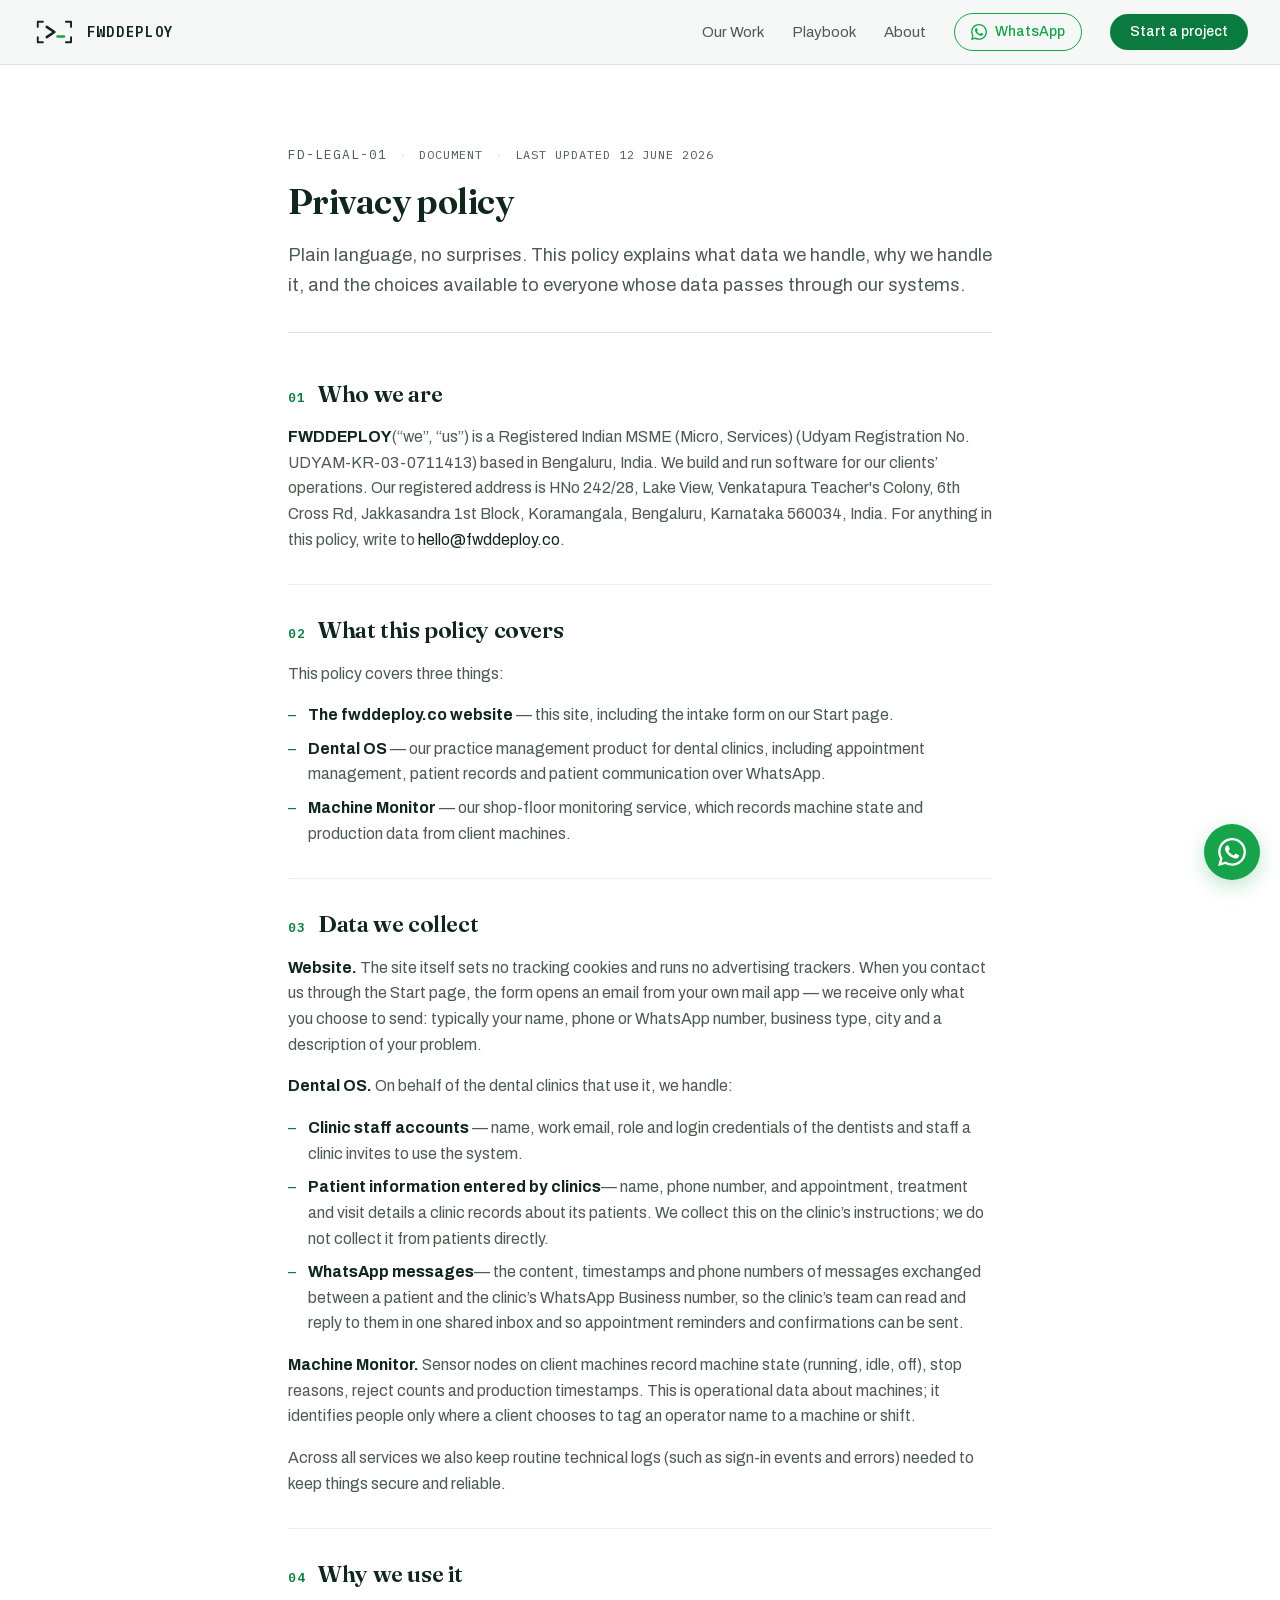
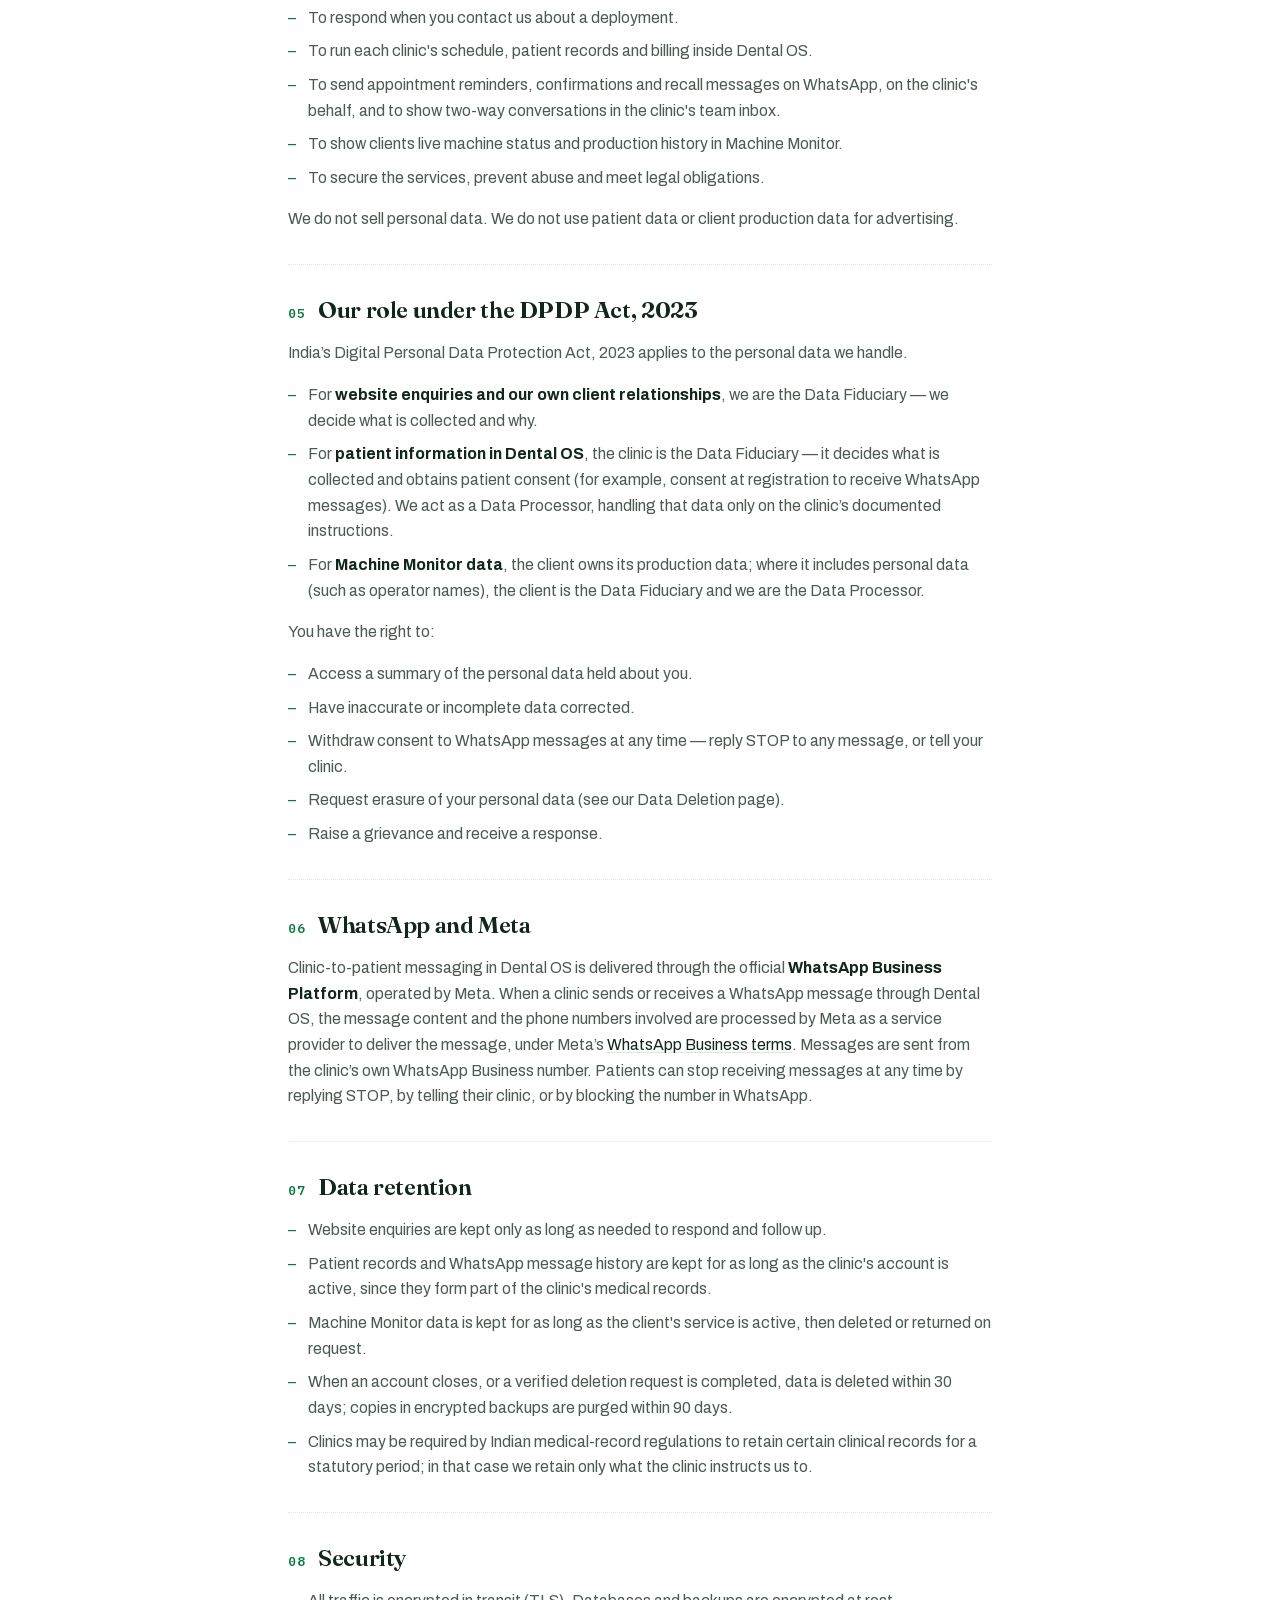
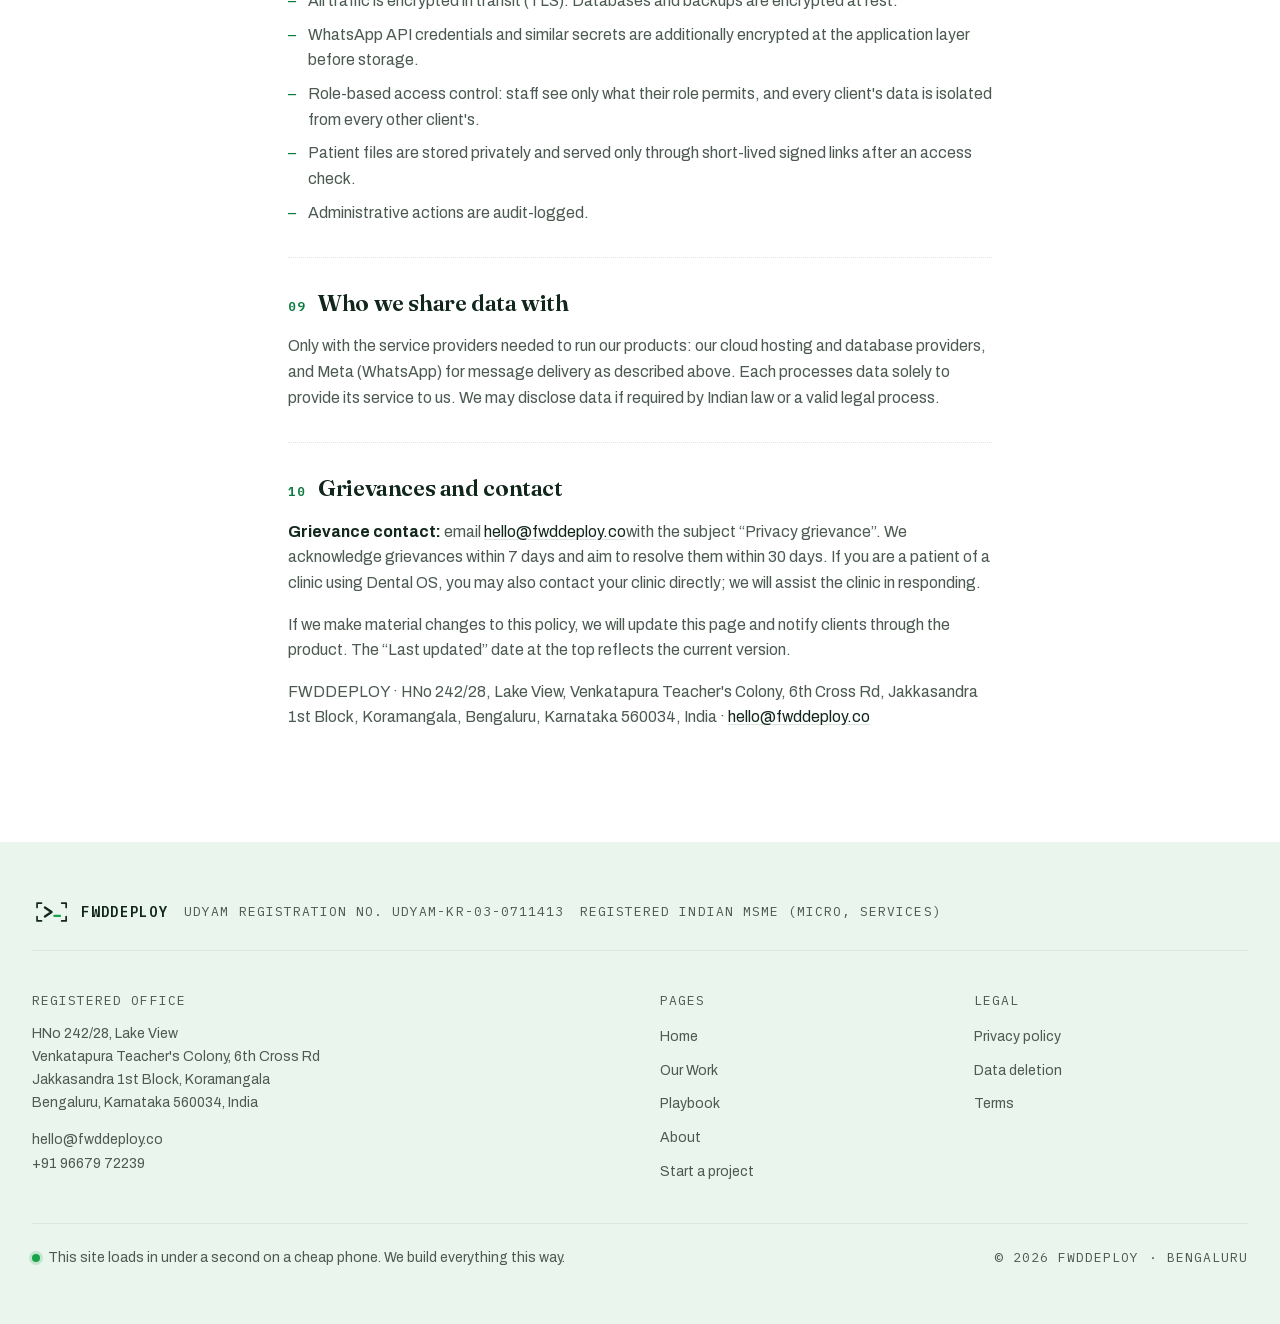
<file: privacy-policy/index.html>
<!DOCTYPE html><html lang="en" class="fraunces_c29f612-module__JQ4iGa__variable archivo_c50fddcf-module__xTJHDW__variable ibm_plex_mono_93a398a6-module__Tx7x6q__variable h-full antialiased"><head><meta charSet="utf-8"/><meta name="viewport" content="width=device-width, initial-scale=1"/><meta name="next-size-adjust" content=""/><title>Privacy policy — FwdDeploy</title><meta name="description" content="How FWDDEPLOY collects, uses and protects personal data across the fwddeploy.co website, Dental OS (including WhatsApp message handling) and Machine Monitor, under India&#x27;s DPDP Act, 2023."/><meta name="application-name" content="FwdDeploy"/><link rel="manifest" href="/manifest.webmanifest"/><meta property="og:title" content="FwdDeploy — The technical team you never hired."/><meta property="og:description" content="FwdDeploy is a Bengaluru forward-deployed engineering firm. An engineer sits where your work happens, working demo by day 7, production by week 3, results on your numbers by week 8."/><meta property="og:url" content="https://fwddeploy.co"/><meta property="og:site_name" content="FwdDeploy"/><meta property="og:locale" content="en_IN"/><meta property="og:type" content="website"/><meta name="twitter:card" content="summary"/><meta name="twitter:title" content="FwdDeploy — The technical team you never hired."/><meta name="twitter:description" content="FwdDeploy is a Bengaluru forward-deployed engineering firm. An engineer sits where your work happens, working demo by day 7, production by week 3, results on your numbers by week 8."/><link rel="icon" href="/icon.svg?icon.14jp1pmq6gqi2.svg" sizes="any" type="image/svg+xml"/><style id="inlined">

/* /_next/static/chunks/%5Broot-of-the-server%5D__0h_o94b._.css */
/* [next]/internal/font/google/fraunces_c29f612.module.css [app-client] (css) */
@font-face {
  font-family: Fraunces;
  font-style: normal;
  font-weight: 100 900;
  font-display: swap;
  src: url("/_next/static/media/167cd0713aa75522-s.1nzccunaoxsdm.woff2") format("woff2");
  unicode-range: U+102-103, U+110-111, U+128-129, U+168-169, U+1A0-1A1, U+1AF-1B0, U+300-301, U+303-304, U+308-309, U+323, U+329, U+1EA0-1EF9, U+20AB;
}

@font-face {
  font-family: Fraunces;
  font-style: normal;
  font-weight: 100 900;
  font-display: swap;
  src: url("/_next/static/media/e455bcff747f0d5e-s.1wuo3gtslpr33.woff2") format("woff2");
  unicode-range: U+100-2BA, U+2BD-2C5, U+2C7-2CC, U+2CE-2D7, U+2DD-2FF, U+304, U+308, U+329, U+1D00-1DBF, U+1E00-1E9F, U+1EF2-1EFF, U+2020, U+20A0-20AB, U+20AD-20C0, U+2113, U+2C60-2C7F, U+A720-A7FF;
}

@font-face {
  font-family: Fraunces;
  font-style: normal;
  font-weight: 100 900;
  font-display: swap;
  src: url("/_next/static/media/791bf8c4bb753ed6-s.p.0ggqn9ig56u4s.woff2") format("woff2");
  unicode-range: U+??, U+131, U+152-153, U+2BB-2BC, U+2C6, U+2DA, U+2DC, U+304, U+308, U+329, U+2000-206F, U+20AC, U+2122, U+2191, U+2193, U+2212, U+2215, U+FEFF, U+FFFD;
}

@font-face {
  font-family: Fraunces Fallback;
  src: local(Times New Roman);
  ascent-override: 84.71%;
  descent-override: 22.09%;
  line-gap-override: 0.0%;
  size-adjust: 115.45%;
}

.fraunces_c29f612-module__JQ4iGa__className {
  font-family: Fraunces, Fraunces Fallback;
  font-style: normal;
}

.fraunces_c29f612-module__JQ4iGa__variable {
  --font-fraunces: "Fraunces", "Fraunces Fallback";
}

/* [next]/internal/font/google/archivo_c50fddcf.module.css [app-client] (css) */
@font-face {
  font-family: Archivo;
  font-style: normal;
  font-weight: 100 900;
  font-stretch: 100%;
  font-display: swap;
  src: url("/_next/static/media/a2947afc6a06879b-s.1gyfqm5yhhzs7.woff2") format("woff2");
  unicode-range: U+102-103, U+110-111, U+128-129, U+168-169, U+1A0-1A1, U+1AF-1B0, U+300-301, U+303-304, U+308-309, U+323, U+329, U+1EA0-1EF9, U+20AB;
}

@font-face {
  font-family: Archivo;
  font-style: normal;
  font-weight: 100 900;
  font-stretch: 100%;
  font-display: swap;
  src: url("/_next/static/media/651aaf1801011892-s.357dd_6abeqge.woff2") format("woff2");
  unicode-range: U+100-2BA, U+2BD-2C5, U+2C7-2CC, U+2CE-2D7, U+2DD-2FF, U+304, U+308, U+329, U+1D00-1DBF, U+1E00-1E9F, U+1EF2-1EFF, U+2020, U+20A0-20AB, U+20AD-20C0, U+2113, U+2C60-2C7F, U+A720-A7FF;
}

@font-face {
  font-family: Archivo;
  font-style: normal;
  font-weight: 100 900;
  font-stretch: 100%;
  font-display: swap;
  src: url("/_next/static/media/75affa71d1e2f6a7-s.p.17-aodiw50953.woff2") format("woff2");
  unicode-range: U+??, U+131, U+152-153, U+2BB-2BC, U+2C6, U+2DA, U+2DC, U+304, U+308, U+329, U+2000-206F, U+20AC, U+2122, U+2191, U+2193, U+2212, U+2215, U+FEFF, U+FFFD;
}

@font-face {
  font-family: Archivo Fallback;
  src: local(Arial);
  ascent-override: 88.96%;
  descent-override: 21.28%;
  line-gap-override: 0.0%;
  size-adjust: 98.7%;
}

.archivo_c50fddcf-module__xTJHDW__className {
  font-family: Archivo, Archivo Fallback;
  font-style: normal;
}

.archivo_c50fddcf-module__xTJHDW__variable {
  --font-archivo: "Archivo", "Archivo Fallback";
}

/* [next]/internal/font/google/ibm_plex_mono_93a398a6.module.css [app-client] (css) */
@font-face {
  font-family: IBM Plex Mono;
  font-style: normal;
  font-weight: 400;
  font-display: swap;
  src: url("/_next/static/media/e390973e931a41c5-s.0rgnxg2b64rzs.woff2") format("woff2");
  unicode-range: U+460-52F, U+1C80-1C8A, U+20B4, U+2DE0-2DFF, U+A640-A69F, U+FE2E-FE2F;
}

@font-face {
  font-family: IBM Plex Mono;
  font-style: normal;
  font-weight: 400;
  font-display: swap;
  src: url("/_next/static/media/59b15b4bcd7b1eb5-s.2vemzm0itqzfy.woff2") format("woff2");
  unicode-range: U+301, U+400-45F, U+490-491, U+4B0-4B1, U+2116;
}

@font-face {
  font-family: IBM Plex Mono;
  font-style: normal;
  font-weight: 400;
  font-display: swap;
  src: url("/_next/static/media/e532fa1b9921e1cd-s.3cb5lpr2l6xud.woff2") format("woff2");
  unicode-range: U+102-103, U+110-111, U+128-129, U+168-169, U+1A0-1A1, U+1AF-1B0, U+300-301, U+303-304, U+308-309, U+323, U+329, U+1EA0-1EF9, U+20AB;
}

@font-face {
  font-family: IBM Plex Mono;
  font-style: normal;
  font-weight: 400;
  font-display: swap;
  src: url("/_next/static/media/2fe89d53234c61d4-s.1u30mmyq6lnsd.woff2") format("woff2");
  unicode-range: U+100-2BA, U+2BD-2C5, U+2C7-2CC, U+2CE-2D7, U+2DD-2FF, U+304, U+308, U+329, U+1D00-1DBF, U+1E00-1E9F, U+1EF2-1EFF, U+2020, U+20A0-20AB, U+20AD-20C0, U+2113, U+2C60-2C7F, U+A720-A7FF;
}

@font-face {
  font-family: IBM Plex Mono;
  font-style: normal;
  font-weight: 400;
  font-display: swap;
  src: url("/_next/static/media/99e609270109b47d-s.p.40sczeszzbjw1.woff2") format("woff2");
  unicode-range: U+??, U+131, U+152-153, U+2BB-2BC, U+2C6, U+2DA, U+2DC, U+304, U+308, U+329, U+2000-206F, U+20AC, U+2122, U+2191, U+2193, U+2212, U+2215, U+FEFF, U+FFFD;
}

@font-face {
  font-family: IBM Plex Mono;
  font-style: normal;
  font-weight: 500;
  font-display: swap;
  src: url("/_next/static/media/5e05ae5b48faa55e-s.1yd4_i3e35931.woff2") format("woff2");
  unicode-range: U+460-52F, U+1C80-1C8A, U+20B4, U+2DE0-2DFF, U+A640-A69F, U+FE2E-FE2F;
}

@font-face {
  font-family: IBM Plex Mono;
  font-style: normal;
  font-weight: 500;
  font-display: swap;
  src: url("/_next/static/media/a7afbb44bec2bb18-s.1qc6dx89jd2qv.woff2") format("woff2");
  unicode-range: U+301, U+400-45F, U+490-491, U+4B0-4B1, U+2116;
}

@font-face {
  font-family: IBM Plex Mono;
  font-style: normal;
  font-weight: 500;
  font-display: swap;
  src: url("/_next/static/media/02263ebadd758ea4-s.29yke99gs9qpn.woff2") format("woff2");
  unicode-range: U+102-103, U+110-111, U+128-129, U+168-169, U+1A0-1A1, U+1AF-1B0, U+300-301, U+303-304, U+308-309, U+323, U+329, U+1EA0-1EF9, U+20AB;
}

@font-face {
  font-family: IBM Plex Mono;
  font-style: normal;
  font-weight: 500;
  font-display: swap;
  src: url("/_next/static/media/68757d6cddeff913-s.1i-sca43-qwng.woff2") format("woff2");
  unicode-range: U+100-2BA, U+2BD-2C5, U+2C7-2CC, U+2CE-2D7, U+2DD-2FF, U+304, U+308, U+329, U+1D00-1DBF, U+1E00-1E9F, U+1EF2-1EFF, U+2020, U+20A0-20AB, U+20AD-20C0, U+2113, U+2C60-2C7F, U+A720-A7FF;
}

@font-face {
  font-family: IBM Plex Mono;
  font-style: normal;
  font-weight: 500;
  font-display: swap;
  src: url("/_next/static/media/effe91970fc4db64-s.p.0oace-s_gkfks.woff2") format("woff2");
  unicode-range: U+??, U+131, U+152-153, U+2BB-2BC, U+2C6, U+2DA, U+2DC, U+304, U+308, U+329, U+2000-206F, U+20AC, U+2122, U+2191, U+2193, U+2212, U+2215, U+FEFF, U+FFFD;
}

@font-face {
  font-family: IBM Plex Mono;
  font-style: normal;
  font-weight: 600;
  font-display: swap;
  src: url("/_next/static/media/6ff74e33ebd7bca3-s.352ti9pm7m6qh.woff2") format("woff2");
  unicode-range: U+460-52F, U+1C80-1C8A, U+20B4, U+2DE0-2DFF, U+A640-A69F, U+FE2E-FE2F;
}

@font-face {
  font-family: IBM Plex Mono;
  font-style: normal;
  font-weight: 600;
  font-display: swap;
  src: url("/_next/static/media/1a69062cfe6f77f8-s.0o-3_g79811ob.woff2") format("woff2");
  unicode-range: U+301, U+400-45F, U+490-491, U+4B0-4B1, U+2116;
}

@font-face {
  font-family: IBM Plex Mono;
  font-style: normal;
  font-weight: 600;
  font-display: swap;
  src: url("/_next/static/media/9a4838fcda0d1bca-s.0ngr-xkgqz1kf.woff2") format("woff2");
  unicode-range: U+102-103, U+110-111, U+128-129, U+168-169, U+1A0-1A1, U+1AF-1B0, U+300-301, U+303-304, U+308-309, U+323, U+329, U+1EA0-1EF9, U+20AB;
}

@font-face {
  font-family: IBM Plex Mono;
  font-style: normal;
  font-weight: 600;
  font-display: swap;
  src: url("/_next/static/media/2e95a7d252b9825a-s.15orukf5wyxb5.woff2") format("woff2");
  unicode-range: U+100-2BA, U+2BD-2C5, U+2C7-2CC, U+2CE-2D7, U+2DD-2FF, U+304, U+308, U+329, U+1D00-1DBF, U+1E00-1E9F, U+1EF2-1EFF, U+2020, U+20A0-20AB, U+20AD-20C0, U+2113, U+2C60-2C7F, U+A720-A7FF;
}

@font-face {
  font-family: IBM Plex Mono;
  font-style: normal;
  font-weight: 600;
  font-display: swap;
  src: url("/_next/static/media/23b7a97ae3b5c134-s.p.226pwps5o-gq_.woff2") format("woff2");
  unicode-range: U+??, U+131, U+152-153, U+2BB-2BC, U+2C6, U+2DA, U+2DC, U+304, U+308, U+329, U+2000-206F, U+20AC, U+2122, U+2191, U+2193, U+2212, U+2215, U+FEFF, U+FFFD;
}

@font-face {
  font-family: IBM Plex Mono Fallback;
  src: local(Arial);
  ascent-override: 76.16%;
  descent-override: 20.43%;
  line-gap-override: 0.0%;
  size-adjust: 134.59%;
}

.ibm_plex_mono_93a398a6-module__Tx7x6q__className {
  font-family: IBM Plex Mono, IBM Plex Mono Fallback;
  font-style: normal;
}

.ibm_plex_mono_93a398a6-module__Tx7x6q__variable {
  --font-plex-mono: "IBM Plex Mono", "IBM Plex Mono Fallback";
}

/* [project]/app/globals.css [app-client] (css) */
@layer properties {
  @supports (((-webkit-hyphens: none)) and (not (margin-trim: inline))) or ((-moz-orient: inline) and (not (color: rgb(from red r g b)))) {
    *, :before, :after, ::backdrop {
      --tw-space-y-reverse: 0;
      --tw-divide-y-reverse: 0;
      --tw-border-style: solid;
      --tw-leading: initial;
      --tw-font-weight: initial;
      --tw-tracking: initial;
      --tw-ordinal: initial;
      --tw-slashed-zero: initial;
      --tw-numeric-figure: initial;
      --tw-numeric-spacing: initial;
      --tw-numeric-fraction: initial;
      --tw-shadow: 0 0 #0000;
      --tw-shadow-color: initial;
      --tw-shadow-alpha: 100%;
      --tw-inset-shadow: 0 0 #0000;
      --tw-inset-shadow-color: initial;
      --tw-inset-shadow-alpha: 100%;
      --tw-ring-color: initial;
      --tw-ring-shadow: 0 0 #0000;
      --tw-inset-ring-color: initial;
      --tw-inset-ring-shadow: 0 0 #0000;
      --tw-ring-inset: initial;
      --tw-ring-offset-width: 0px;
      --tw-ring-offset-color: #fff;
      --tw-ring-offset-shadow: 0 0 #0000;
      --tw-backdrop-blur: initial;
      --tw-backdrop-brightness: initial;
      --tw-backdrop-contrast: initial;
      --tw-backdrop-grayscale: initial;
      --tw-backdrop-hue-rotate: initial;
      --tw-backdrop-invert: initial;
      --tw-backdrop-opacity: initial;
      --tw-backdrop-saturate: initial;
      --tw-backdrop-sepia: initial;
      --tw-duration: initial;
      --tw-translate-x: 0;
      --tw-translate-y: 0;
      --tw-translate-z: 0;
      --tw-content: "";
      --tw-scale-x: 1;
      --tw-scale-y: 1;
      --tw-scale-z: 1;
      --tw-outline-style: solid;
    }
  }
}

@layer theme {
  :root, :host {
    --font-sans: ui-sans-serif, system-ui, sans-serif, "Apple Color Emoji",
      "Segoe UI Emoji", "Segoe UI Symbol", "Noto Color Emoji";
    --font-mono: var(--font-plex-mono), "IBM Plex Mono", ui-monospace, monospace;
    --color-white: #fff;
    --spacing: .25rem;
    --container-xl: 36rem;
    --container-2xl: 42rem;
    --container-3xl: 48rem;
    --container-4xl: 56rem;
    --container-6xl: 72rem;
    --text-xs: .75rem;
    --text-xs--line-height: calc(1 / .75);
    --text-sm: .875rem;
    --text-sm--line-height: calc(1.25 / .875);
    --text-base: 1rem;
    --text-base--line-height: calc(1.5 / 1);
    --text-lg: 1.125rem;
    --text-lg--line-height: calc(1.75 / 1.125);
    --text-xl: 1.25rem;
    --text-xl--line-height: calc(1.75 / 1.25);
    --text-2xl: 1.5rem;
    --text-2xl--line-height: calc(2 / 1.5);
    --text-3xl: 1.875rem;
    --text-3xl--line-height: calc(2.25 / 1.875);
    --text-4xl: 2.25rem;
    --text-4xl--line-height: calc(2.5 / 2.25);
    --text-5xl: 3rem;
    --text-5xl--line-height: 1;
    --text-6xl: 3.75rem;
    --text-6xl--line-height: 1;
    --font-weight-medium: 500;
    --font-weight-semibold: 600;
    --tracking-normal: 0em;
    --leading-tight: 1.25;
    --leading-snug: 1.375;
    --leading-relaxed: 1.625;
    --radius-xl: .75rem;
    --blur-sm: 8px;
    --default-transition-duration: .15s;
    --default-transition-timing-function: cubic-bezier(.4, 0, .2, 1);
    --default-font-family: var(--font-sans);
    --default-mono-font-family: var(--font-mono);
    --color-bg: #fff;
    --color-tint: #eef4f0;
    --color-ink: #11271c;
    --color-ink-soft: #4c5a52;
    --color-primary: #0b7a3f;
    --color-accent: #0b7a3f;
    --color-dark: #0c3b24;
    --color-line: #dde6e0;
    --color-run: #16a34a;
    --color-signal: #b8770c;
    --color-down: #c0392b;
    --color-stamp: #0b7a3f;
    --color-surface: #f4f8f5;
    --color-paper: #f4f8f5;
    --color-paper-raised: #fff;
    --color-paper-deep: #eef4f0;
    --color-warm-wash: #fff;
    --color-line-warm: #d3ded7;
    --color-ink-soft-strong: #34433b;
    --font-display: var(--font-fraunces), "Fraunces", Georgia, serif;
    --font-body: var(--font-archivo), "Archivo", system-ui, sans-serif;
  }
}

@layer base {
  *, :after, :before, ::backdrop {
    box-sizing: border-box;
    border: 0 solid;
    margin: 0;
    padding: 0;
  }

  ::file-selector-button {
    box-sizing: border-box;
    border: 0 solid;
    margin: 0;
    padding: 0;
  }

  html, :host {
    -webkit-text-size-adjust: 100%;
    tab-size: 4;
    line-height: 1.5;
    font-family: var(--default-font-family, ui-sans-serif, system-ui, sans-serif, "Apple Color Emoji", "Segoe UI Emoji", "Segoe UI Symbol", "Noto Color Emoji");
    font-feature-settings: var(--default-font-feature-settings, normal);
    font-variation-settings: var(--default-font-variation-settings, normal);
    -webkit-tap-highlight-color: transparent;
  }

  hr {
    height: 0;
    color: inherit;
    border-top-width: 1px;
  }

  abbr:where([title]) {
    -webkit-text-decoration: underline dotted;
    text-decoration: underline dotted;
  }

  h1, h2, h3, h4, h5, h6 {
    font-size: inherit;
    font-weight: inherit;
  }

  a {
    color: inherit;
    -webkit-text-decoration: inherit;
    -webkit-text-decoration: inherit;
    text-decoration: inherit;
  }

  b, strong {
    font-weight: bolder;
  }

  code, kbd, samp, pre {
    font-family: var(--default-mono-font-family, ui-monospace, SFMono-Regular, Menlo, Monaco, Consolas, "Liberation Mono", "Courier New", monospace);
    font-feature-settings: var(--default-mono-font-feature-settings, normal);
    font-variation-settings: var(--default-mono-font-variation-settings, normal);
    font-size: 1em;
  }

  small {
    font-size: 80%;
  }

  sub, sup {
    vertical-align: baseline;
    font-size: 75%;
    line-height: 0;
    position: relative;
  }

  sub {
    bottom: -.25em;
  }

  sup {
    top: -.5em;
  }

  table {
    text-indent: 0;
    border-color: inherit;
    border-collapse: collapse;
  }

  :-moz-focusring {
    outline: auto;
  }

  progress {
    vertical-align: baseline;
  }

  summary {
    display: list-item;
  }

  ol, ul, menu {
    list-style: none;
  }

  img, svg, video, canvas, audio, iframe, embed, object {
    vertical-align: middle;
    display: block;
  }

  img, video {
    max-width: 100%;
    height: auto;
  }

  button, input, select, optgroup, textarea {
    font: inherit;
    font-feature-settings: inherit;
    font-variation-settings: inherit;
    letter-spacing: inherit;
    color: inherit;
    opacity: 1;
    background-color: #0000;
    border-radius: 0;
  }

  ::file-selector-button {
    font: inherit;
    font-feature-settings: inherit;
    font-variation-settings: inherit;
    letter-spacing: inherit;
    color: inherit;
    opacity: 1;
    background-color: #0000;
    border-radius: 0;
  }

  :where(select:is([multiple], [size])) optgroup {
    font-weight: bolder;
  }

  :where(select:is([multiple], [size])) optgroup option {
    padding-inline-start: 20px;
  }

  ::file-selector-button {
    margin-inline-end: 4px;
  }

  ::placeholder {
    opacity: 1;
  }

  @supports (not ((-webkit-appearance: -apple-pay-button))) or (contain-intrinsic-size: 1px) {
    ::placeholder {
      color: currentColor;
    }

    @supports (color: color-mix(in lab, red, red)) {
      ::placeholder {
        color: color-mix(in oklab, currentcolor 50%, transparent);
      }
    }
  }

  textarea {
    resize: vertical;
  }

  ::-webkit-search-decoration {
    -webkit-appearance: none;
  }

  ::-webkit-date-and-time-value {
    min-height: 1lh;
    text-align: inherit;
  }

  ::-webkit-datetime-edit {
    display: inline-flex;
  }

  ::-webkit-datetime-edit-fields-wrapper {
    padding: 0;
  }

  ::-webkit-datetime-edit {
    padding-block: 0;
  }

  ::-webkit-datetime-edit-year-field {
    padding-block: 0;
  }

  ::-webkit-datetime-edit-month-field {
    padding-block: 0;
  }

  ::-webkit-datetime-edit-day-field {
    padding-block: 0;
  }

  ::-webkit-datetime-edit-hour-field {
    padding-block: 0;
  }

  ::-webkit-datetime-edit-minute-field {
    padding-block: 0;
  }

  ::-webkit-datetime-edit-second-field {
    padding-block: 0;
  }

  ::-webkit-datetime-edit-millisecond-field {
    padding-block: 0;
  }

  ::-webkit-datetime-edit-meridiem-field {
    padding-block: 0;
  }

  ::-webkit-calendar-picker-indicator {
    line-height: 1;
  }

  :-moz-ui-invalid {
    box-shadow: none;
  }

  button, input:where([type="button"], [type="reset"], [type="submit"]) {
    appearance: button;
  }

  ::file-selector-button {
    appearance: button;
  }

  ::-webkit-inner-spin-button {
    height: auto;
  }

  ::-webkit-outer-spin-button {
    height: auto;
  }

  [hidden]:where(:not([hidden="until-found"])) {
    display: none !important;
  }
}

@layer components;

@layer utilities {
  .sr-only {
    clip-path: inset(50%);
    white-space: nowrap;
    border-width: 0;
    width: 1px;
    height: 1px;
    margin: -1px;
    padding: 0;
    position: absolute;
    overflow: hidden;
  }

  .absolute {
    position: absolute;
  }

  .fixed {
    position: fixed;
  }

  .paper-grain, .relative {
    position: relative;
  }

  .sticky {
    position: sticky;
  }

  .inset-x-0 {
    inset-inline: calc(var(--spacing) * 0);
  }

  .top-0 {
    top: calc(var(--spacing) * 0);
  }

  .top-20 {
    top: calc(var(--spacing) * 20);
  }

  .top-\[1\.1875rem\] {
    top: 1.1875rem;
  }

  .top-full {
    top: 100%;
  }

  .right-0 {
    right: calc(var(--spacing) * 0);
  }

  .right-4 {
    right: calc(var(--spacing) * 4);
  }

  .right-5 {
    right: calc(var(--spacing) * 5);
  }

  .bottom-5 {
    bottom: calc(var(--spacing) * 5);
  }

  .left-0 {
    left: calc(var(--spacing) * 0);
  }

  .z-10 {
    z-index: 10;
  }

  .z-40 {
    z-index: 40;
  }

  .z-50 {
    z-index: 50;
  }

  .z-\[1\] {
    z-index: 1;
  }

  .container {
    width: 100%;
  }

  @media (min-width: 40rem) {
    .container {
      max-width: 40rem;
    }
  }

  @media (min-width: 48rem) {
    .container {
      max-width: 48rem;
    }
  }

  @media (min-width: 64rem) {
    .container {
      max-width: 64rem;
    }
  }

  @media (min-width: 80rem) {
    .container {
      max-width: 80rem;
    }
  }

  @media (min-width: 96rem) {
    .container {
      max-width: 96rem;
    }
  }

  .m-0 {
    margin: calc(var(--spacing) * 0);
  }

  .mx-auto {
    margin-inline: auto;
  }

  .my-4 {
    margin-block: calc(var(--spacing) * 4);
  }

  .mt-0\.5 {
    margin-top: calc(var(--spacing) * .5);
  }

  .mt-1 {
    margin-top: calc(var(--spacing) * 1);
  }

  .mt-1\.5 {
    margin-top: calc(var(--spacing) * 1.5);
  }

  .mt-2 {
    margin-top: calc(var(--spacing) * 2);
  }

  .mt-3 {
    margin-top: calc(var(--spacing) * 3);
  }

  .mt-4 {
    margin-top: calc(var(--spacing) * 4);
  }

  .mt-5 {
    margin-top: calc(var(--spacing) * 5);
  }

  .mt-6 {
    margin-top: calc(var(--spacing) * 6);
  }

  .mt-7 {
    margin-top: calc(var(--spacing) * 7);
  }

  .mt-8 {
    margin-top: calc(var(--spacing) * 8);
  }

  .mt-9 {
    margin-top: calc(var(--spacing) * 9);
  }

  .mt-10 {
    margin-top: calc(var(--spacing) * 10);
  }

  .mt-12 {
    margin-top: calc(var(--spacing) * 12);
  }

  .mt-14 {
    margin-top: calc(var(--spacing) * 14);
  }

  .mt-16 {
    margin-top: calc(var(--spacing) * 16);
  }

  .mt-auto {
    margin-top: auto;
  }

  .mb-2 {
    margin-bottom: calc(var(--spacing) * 2);
  }

  .mb-3 {
    margin-bottom: calc(var(--spacing) * 3);
  }

  .mb-4 {
    margin-bottom: calc(var(--spacing) * 4);
  }

  .mb-5 {
    margin-bottom: calc(var(--spacing) * 5);
  }

  .mb-6 {
    margin-bottom: calc(var(--spacing) * 6);
  }

  .mb-8 {
    margin-bottom: calc(var(--spacing) * 8);
  }

  .num-chip {
    background-color: var(--color-primary);
    color: #fff;
    width: 2.375rem;
    height: 2.375rem;
    font-family: var(--font-mono);
    border-radius: 4px;
    flex-shrink: 0;
    justify-content: center;
    align-items: center;
    font-size: .875rem;
    font-weight: 600;
    display: flex;
  }

  .status-dot {
    border-radius: 9999px;
    flex-shrink: 0;
    width: .5rem;
    height: .5rem;
    display: inline-block;
  }

  .stamp {
    font-family: var(--font-mono);
    letter-spacing: .14em;
    text-transform: uppercase;
    color: var(--color-stamp);
    border: 1.5px solid var(--color-stamp);
    outline: 1px solid #0b7a3f59;
    font-size: .6875rem;
    font-weight: 600;
    display: inline-block;
  }

  @supports (color: color-mix(in lab, red, red)) {
    .stamp {
      outline: 1px solid color-mix(in srgb, var(--color-stamp) 35%, transparent);
    }
  }

  .stamp {
    outline-offset: 2px;
    opacity: .92;
    border-radius: 2px;
    padding: .2em .55em;
    transform: rotate(-2.5deg);
    -webkit-mask-image: radial-gradient(120% 100% at 48% 52%, #000 62%, #000000d1 100%);
    mask-image: radial-gradient(120% 100% at 48% 52%, #000 62%, #000000d1 100%);
  }

  .kicker {
    font-family: var(--font-mono);
    letter-spacing: .08em;
    text-transform: uppercase;
    color: var(--color-ink-soft);
    background-color: var(--color-surface);
    border: 1px solid var(--color-line);
    border-radius: 9999px;
    align-items: center;
    gap: .5rem;
    padding: .4em .9em;
    font-size: .6875rem;
    display: inline-flex;
  }

  .block {
    display: block;
  }

  .flex {
    display: flex;
  }

  .grid {
    display: grid;
  }

  .hidden {
    display: none;
  }

  .inline {
    display: inline;
  }

  .inline-block {
    display: inline-block;
  }

  .inline-flex {
    display: inline-flex;
  }

  .table {
    display: table;
  }

  .h-1\.5 {
    height: calc(var(--spacing) * 1.5);
  }

  .h-3 {
    height: calc(var(--spacing) * 3);
  }

  .h-4 {
    height: calc(var(--spacing) * 4);
  }

  .h-7 {
    height: calc(var(--spacing) * 7);
  }

  .h-8 {
    height: calc(var(--spacing) * 8);
  }

  .h-14 {
    height: calc(var(--spacing) * 14);
  }

  .h-16 {
    height: calc(var(--spacing) * 16);
  }

  .h-full {
    height: 100%;
  }

  .h-px {
    height: 1px;
  }

  .min-h-40 {
    min-height: calc(var(--spacing) * 40);
  }

  .min-h-full {
    min-height: 100%;
  }

  .w-4 {
    width: calc(var(--spacing) * 4);
  }

  .w-7 {
    width: calc(var(--spacing) * 7);
  }

  .w-14 {
    width: calc(var(--spacing) * 14);
  }

  .w-20 {
    width: calc(var(--spacing) * 20);
  }

  .w-36 {
    width: calc(var(--spacing) * 36);
  }

  .w-44 {
    width: calc(var(--spacing) * 44);
  }

  .w-auto {
    width: auto;
  }

  .w-full {
    width: 100%;
  }

  .w-px {
    width: 1px;
  }

  .max-w-2xl {
    max-width: var(--container-2xl);
  }

  .max-w-3xl {
    max-width: var(--container-3xl);
  }

  .max-w-4xl {
    max-width: var(--container-4xl);
  }

  .max-w-6xl {
    max-width: var(--container-6xl);
  }

  .max-w-\[15ch\] {
    max-width: 15ch;
  }

  .max-w-\[26ch\] {
    max-width: 26ch;
  }

  .max-w-\[28ch\] {
    max-width: 28ch;
  }

  .max-w-\[88\%\] {
    max-width: 88%;
  }

  .max-w-\[1680px\] {
    max-width: 1680px;
  }

  .max-w-xl {
    max-width: var(--container-xl);
  }

  .signoff-line {
    border-bottom: 1px solid var(--color-ink-soft);
    min-width: 10rem;
  }

  .min-w-0 {
    min-width: calc(var(--spacing) * 0);
  }

  .min-w-4 {
    min-width: calc(var(--spacing) * 4);
  }

  .min-w-28 {
    min-width: calc(var(--spacing) * 28);
  }

  .min-w-36 {
    min-width: calc(var(--spacing) * 36);
  }

  .flex-1 {
    flex: 1;
  }

  .shrink-0 {
    flex-shrink: 0;
  }

  .grow {
    flex-grow: 1;
  }

  .dot-pulse {
    animation: 2.4s ease-in-out infinite dot-pulse;
  }

  .load-reveal {
    animation: .7s cubic-bezier(.22, 1, .36, 1) both load-reveal;
  }

  .cursor-pointer {
    cursor: pointer;
  }

  .resize-y {
    resize: vertical;
  }

  .list-none {
    list-style-type: none;
  }

  .appearance-none {
    appearance: none;
  }

  .auto-rows-fr {
    grid-auto-rows: minmax(0, 1fr);
  }

  .grid-cols-1 {
    grid-template-columns: repeat(1, minmax(0, 1fr));
  }

  .grid-cols-2 {
    grid-template-columns: repeat(2, minmax(0, 1fr));
  }

  .flex-col {
    flex-direction: column;
  }

  .flex-wrap {
    flex-wrap: wrap;
  }

  .items-baseline {
    align-items: baseline;
  }

  .items-center {
    align-items: center;
  }

  .items-end {
    align-items: flex-end;
  }

  .items-start {
    align-items: flex-start;
  }

  .items-stretch {
    align-items: stretch;
  }

  .justify-between {
    justify-content: space-between;
  }

  .justify-center {
    justify-content: center;
  }

  .justify-end {
    justify-content: flex-end;
  }

  .justify-start {
    justify-content: flex-start;
  }

  .gap-1 {
    gap: calc(var(--spacing) * 1);
  }

  .gap-1\.5 {
    gap: calc(var(--spacing) * 1.5);
  }

  .gap-2 {
    gap: calc(var(--spacing) * 2);
  }

  .gap-2\.5 {
    gap: calc(var(--spacing) * 2.5);
  }

  .gap-3 {
    gap: calc(var(--spacing) * 3);
  }

  .gap-4 {
    gap: calc(var(--spacing) * 4);
  }

  .gap-5 {
    gap: calc(var(--spacing) * 5);
  }

  .gap-6 {
    gap: calc(var(--spacing) * 6);
  }

  .gap-7 {
    gap: calc(var(--spacing) * 7);
  }

  .gap-10 {
    gap: calc(var(--spacing) * 10);
  }

  :where(.space-y-1 > :not(:last-child)) {
    --tw-space-y-reverse: 0;
    margin-block-start: calc(calc(var(--spacing) * 1) * var(--tw-space-y-reverse));
    margin-block-end: calc(calc(var(--spacing) * 1) * calc(1 - var(--tw-space-y-reverse)));
  }

  :where(.space-y-2 > :not(:last-child)) {
    --tw-space-y-reverse: 0;
    margin-block-start: calc(calc(var(--spacing) * 2) * var(--tw-space-y-reverse));
    margin-block-end: calc(calc(var(--spacing) * 2) * calc(1 - var(--tw-space-y-reverse)));
  }

  :where(.space-y-2\.5 > :not(:last-child)) {
    --tw-space-y-reverse: 0;
    margin-block-start: calc(calc(var(--spacing) * 2.5) * var(--tw-space-y-reverse));
    margin-block-end: calc(calc(var(--spacing) * 2.5) * calc(1 - var(--tw-space-y-reverse)));
  }

  :where(.space-y-4 > :not(:last-child)) {
    --tw-space-y-reverse: 0;
    margin-block-start: calc(calc(var(--spacing) * 4) * var(--tw-space-y-reverse));
    margin-block-end: calc(calc(var(--spacing) * 4) * calc(1 - var(--tw-space-y-reverse)));
  }

  :where(.space-y-5 > :not(:last-child)) {
    --tw-space-y-reverse: 0;
    margin-block-start: calc(calc(var(--spacing) * 5) * var(--tw-space-y-reverse));
    margin-block-end: calc(calc(var(--spacing) * 5) * calc(1 - var(--tw-space-y-reverse)));
  }

  :where(.space-y-10 > :not(:last-child)) {
    --tw-space-y-reverse: 0;
    margin-block-start: calc(calc(var(--spacing) * 10) * var(--tw-space-y-reverse));
    margin-block-end: calc(calc(var(--spacing) * 10) * calc(1 - var(--tw-space-y-reverse)));
  }

  .gap-x-2 {
    column-gap: calc(var(--spacing) * 2);
  }

  .gap-x-3 {
    column-gap: calc(var(--spacing) * 3);
  }

  .gap-x-4 {
    column-gap: calc(var(--spacing) * 4);
  }

  .gap-x-5 {
    column-gap: calc(var(--spacing) * 5);
  }

  .gap-x-6 {
    column-gap: calc(var(--spacing) * 6);
  }

  .gap-x-7 {
    column-gap: calc(var(--spacing) * 7);
  }

  .gap-x-8 {
    column-gap: calc(var(--spacing) * 8);
  }

  .gap-x-10 {
    column-gap: calc(var(--spacing) * 10);
  }

  .gap-x-12 {
    column-gap: calc(var(--spacing) * 12);
  }

  .gap-x-14 {
    column-gap: calc(var(--spacing) * 14);
  }

  .gap-y-0\.5 {
    row-gap: calc(var(--spacing) * .5);
  }

  .gap-y-1 {
    row-gap: calc(var(--spacing) * 1);
  }

  .gap-y-1\.5 {
    row-gap: calc(var(--spacing) * 1.5);
  }

  .gap-y-2 {
    row-gap: calc(var(--spacing) * 2);
  }

  .gap-y-3 {
    row-gap: calc(var(--spacing) * 3);
  }

  .gap-y-4 {
    row-gap: calc(var(--spacing) * 4);
  }

  .gap-y-5 {
    row-gap: calc(var(--spacing) * 5);
  }

  .gap-y-6 {
    row-gap: calc(var(--spacing) * 6);
  }

  .gap-y-10 {
    row-gap: calc(var(--spacing) * 10);
  }

  :where(.divide-y > :not(:last-child)) {
    --tw-divide-y-reverse: 0;
    border-bottom-style: var(--tw-border-style);
    border-top-style: var(--tw-border-style);
    border-top-width: calc(1px * var(--tw-divide-y-reverse));
    border-bottom-width: calc(1px * calc(1 - var(--tw-divide-y-reverse)));
  }

  :where(.divide-dotted > :not(:last-child)) {
    --tw-border-style: dotted;
    border-style: dotted;
  }

  :where(.divide-line > :not(:last-child)) {
    border-color: var(--color-line);
  }

  .truncate {
    text-overflow: ellipsis;
    white-space: nowrap;
    overflow: hidden;
  }

  .overflow-hidden {
    overflow: hidden;
  }

  .case-card {
    background-color: var(--color-surface);
    border: 1px solid var(--color-line);
    border-radius: 4px;
    text-decoration: none;
    transition: transform .22s cubic-bezier(.22, 1, .36, 1), box-shadow .22s, border-color .22s;
    box-shadow: 0 1px 2px #10271c0a, 0 6px 20px #10271c0f;
  }

  .card-tile {
    background-color: var(--color-surface);
    border: 1px solid var(--color-line);
    border-radius: 4px;
    transition: transform .2s, box-shadow .2s, border-color .2s;
    box-shadow: 0 1px 2px #10271c0a;
  }

  .card-paper {
    background-color: var(--color-surface);
    border: 1px solid var(--color-line);
    border-radius: 4px;
    box-shadow: 0 1px 2px #10271c0a, 0 6px 20px #10271c0f;
  }

  .card-ink {
    background-color: #f4f8f50d;
  }

  @supports (color: color-mix(in lab, red, red)) {
    .card-ink {
      background-color: color-mix(in srgb, var(--color-paper) 5%, transparent);
    }
  }

  .card-ink {
    border: 1px solid #f4f8f529;
  }

  @supports (color: color-mix(in lab, red, red)) {
    .card-ink {
      border: 1px solid color-mix(in srgb, var(--color-paper) 16%, transparent);
    }
  }

  .card-ink {
    border-radius: 4px;
    transition: transform .2s, border-color .2s;
  }

  .rounded {
    border-radius: .25rem;
  }

  .rounded-\[3px\] {
    border-radius: 3px;
  }

  .rounded-\[8px\] {
    border-radius: 8px;
  }

  .rounded-\[10px\] {
    border-radius: 10px;
  }

  .rounded-\[14px\] {
    border-radius: 14px;
  }

  .rounded-full {
    border-radius: 3.40282e38px;
  }

  .rounded-none {
    border-radius: 0;
  }

  .rounded-xl {
    border-radius: var(--radius-xl);
  }

  .rounded-br-\[3px\] {
    border-bottom-right-radius: 3px;
  }

  .rounded-bl-\[3px\] {
    border-bottom-left-radius: 3px;
  }

  .border {
    border-style: var(--tw-border-style);
    border-width: 1px;
  }

  .border-0 {
    border-style: var(--tw-border-style);
    border-width: 0;
  }

  .border-t {
    border-top-style: var(--tw-border-style);
    border-top-width: 1px;
  }

  .border-b {
    border-bottom-style: var(--tw-border-style);
    border-bottom-width: 1px;
  }

  .border-dashed {
    --tw-border-style: dashed;
    border-style: dashed;
  }

  .border-dotted {
    --tw-border-style: dotted;
    border-style: dotted;
  }

  .stamp-ink {
    color: var(--color-ink);
    border-color: var(--color-ink);
    outline-color: #11271c4d;
  }

  @supports (color: color-mix(in lab, red, red)) {
    .stamp-ink {
      outline-color: color-mix(in srgb, var(--color-ink) 30%, transparent);
    }
  }

  .stamp-run {
    color: var(--color-run);
    border-color: var(--color-run);
    outline-color: #16a34a59;
  }

  @supports (color: color-mix(in lab, red, red)) {
    .stamp-run {
      outline-color: color-mix(in srgb, var(--color-run) 35%, transparent);
    }
  }

  .stamp-signal {
    color: var(--color-signal);
    border-color: var(--color-signal);
    outline-color: #b8770c66;
  }

  @supports (color: color-mix(in lab, red, red)) {
    .stamp-signal {
      outline-color: color-mix(in srgb, var(--color-signal) 40%, transparent);
    }
  }

  .border-ink\/30 {
    border-color: #11271c4d;
  }

  @supports (color: color-mix(in lab, red, red)) {
    .border-ink\/30 {
      border-color: color-mix(in oklab, var(--color-ink) 30%, transparent);
    }
  }

  .border-ink\/40 {
    border-color: #11271c66;
  }

  @supports (color: color-mix(in lab, red, red)) {
    .border-ink\/40 {
      border-color: color-mix(in oklab, var(--color-ink) 40%, transparent);
    }
  }

  .border-ink\/45 {
    border-color: #11271c73;
  }

  @supports (color: color-mix(in lab, red, red)) {
    .border-ink\/45 {
      border-color: color-mix(in oklab, var(--color-ink) 45%, transparent);
    }
  }

  .border-line {
    border-color: var(--color-line);
  }

  .border-line-warm {
    border-color: var(--color-line-warm);
  }

  .border-paper\/30 {
    border-color: #f4f8f54d;
  }

  @supports (color: color-mix(in lab, red, red)) {
    .border-paper\/30 {
      border-color: color-mix(in oklab, var(--color-paper) 30%, transparent);
    }
  }

  .border-primary\/45 {
    border-color: #0b7a3f73;
  }

  @supports (color: color-mix(in lab, red, red)) {
    .border-primary\/45 {
      border-color: color-mix(in oklab, var(--color-primary) 45%, transparent);
    }
  }

  .border-run {
    border-color: var(--color-run);
  }

  .border-run\/40 {
    border-color: #16a34a66;
  }

  @supports (color: color-mix(in lab, red, red)) {
    .border-run\/40 {
      border-color: color-mix(in oklab, var(--color-run) 40%, transparent);
    }
  }

  .border-run\/45 {
    border-color: #16a34a73;
  }

  @supports (color: color-mix(in lab, red, red)) {
    .border-run\/45 {
      border-color: color-mix(in oklab, var(--color-run) 45%, transparent);
    }
  }

  .border-signal\/50 {
    border-color: #b8770c80;
  }

  @supports (color: color-mix(in lab, red, red)) {
    .border-signal\/50 {
      border-color: color-mix(in oklab, var(--color-signal) 50%, transparent);
    }
  }

  .dot-down {
    background-color: var(--color-down);
    box-shadow: 0 0 0 3px #c0392b2e;
  }

  @supports (color: color-mix(in lab, red, red)) {
    .dot-down {
      box-shadow: 0 0 0 3px color-mix(in srgb, var(--color-down) 18%, transparent);
    }
  }

  .dot-run {
    background-color: var(--color-run);
    box-shadow: 0 0 0 3px #16a34a2e;
  }

  @supports (color: color-mix(in lab, red, red)) {
    .dot-run {
      box-shadow: 0 0 0 3px color-mix(in srgb, var(--color-run) 18%, transparent);
    }
  }

  .dot-signal {
    background-color: var(--color-signal);
    box-shadow: 0 0 0 3px #b8770c33;
  }

  @supports (color: color-mix(in lab, red, red)) {
    .dot-signal {
      box-shadow: 0 0 0 3px color-mix(in srgb, var(--color-signal) 20%, transparent);
    }
  }

  .\!bg-\[color-mix\(in_srgb\,var\(--color-primary\)_16\%\,var\(--color-surface\)\)\] {
    background-color: #cfe4d8 !important;
  }

  @supports (color: color-mix(in lab, red, red)) {
    .\!bg-\[color-mix\(in_srgb\,var\(--color-primary\)_16\%\,var\(--color-surface\)\)\] {
      background-color: color-mix(in srgb,var(--color-primary) 16%,var(--color-surface)) !important;
    }
  }

  .bg-ink {
    background-color: var(--color-ink);
  }

  .bg-line {
    background-color: var(--color-line);
  }

  .bg-paper-deep {
    background-color: var(--color-paper-deep);
  }

  .bg-paper-raised {
    background-color: var(--color-paper-raised);
  }

  .bg-paper\/90 {
    background-color: #f4f8f5e6;
  }

  @supports (color: color-mix(in lab, red, red)) {
    .bg-paper\/90 {
      background-color: color-mix(in oklab, var(--color-paper) 90%, transparent);
    }
  }

  .bg-primary {
    background-color: var(--color-primary);
  }

  .bg-primary\/12 {
    background-color: #0b7a3f1f;
  }

  @supports (color: color-mix(in lab, red, red)) {
    .bg-primary\/12 {
      background-color: color-mix(in oklab, var(--color-primary) 12%, transparent);
    }
  }

  .bg-run {
    background-color: var(--color-run);
  }

  .bg-run\/5 {
    background-color: #16a34a0d;
  }

  @supports (color: color-mix(in lab, red, red)) {
    .bg-run\/5 {
      background-color: color-mix(in oklab, var(--color-run) 5%, transparent);
    }
  }

  .bg-run\/12 {
    background-color: #16a34a1f;
  }

  @supports (color: color-mix(in lab, red, red)) {
    .bg-run\/12 {
      background-color: color-mix(in oklab, var(--color-run) 12%, transparent);
    }
  }

  .bg-signal\/12 {
    background-color: #b8770c1f;
  }

  @supports (color: color-mix(in lab, red, red)) {
    .bg-signal\/12 {
      background-color: color-mix(in oklab, var(--color-signal) 12%, transparent);
    }
  }

  .bg-surface {
    background-color: var(--color-surface);
  }

  .bg-tint {
    background-color: var(--color-tint);
  }

  .bg-transparent {
    background-color: #0000;
  }

  .bg-warm-wash {
    background-color: var(--color-warm-wash);
  }

  .dot-off {
    background-color: var(--color-line);
  }

  .link-slide {
    background-image: linear-gradient(currentColor, currentColor);
    background-position: 0 100%;
    background-repeat: no-repeat;
    background-size: 0% 1px;
    padding-bottom: 1px;
    text-decoration: none;
    transition: background-size .25s;
  }

  .bg-dotted {
    background-image: radial-gradient(#dde6e0b3 1px, #0000 1px);
  }

  @supports (color: color-mix(in lab, red, red)) {
    .bg-dotted {
      background-image: radial-gradient(color-mix(in srgb, var(--color-line) 70%, transparent) 1px,
    transparent 1px);
    }
  }

  .bg-dotted {
    background-size: 22px 22px;
  }

  .bg-ruled {
    background-image: repeating-linear-gradient(#0000, #0000 31px, #dde6e073 31px 32px);
  }

  @supports (color: color-mix(in lab, red, red)) {
    .bg-ruled {
      background-image: repeating-linear-gradient(to bottom,
    transparent,
    transparent 31px,
    color-mix(in srgb, var(--color-line) 45%, transparent) 31px,
    color-mix(in srgb, var(--color-line) 45%, transparent) 32px);
    }
  }

  .p-0 {
    padding: calc(var(--spacing) * 0);
  }

  .p-5 {
    padding: calc(var(--spacing) * 5);
  }

  .p-6 {
    padding: calc(var(--spacing) * 6);
  }

  .px-1 {
    padding-inline: calc(var(--spacing) * 1);
  }

  .px-2\.5 {
    padding-inline: calc(var(--spacing) * 2.5);
  }

  .px-3 {
    padding-inline: calc(var(--spacing) * 3);
  }

  .px-3\.5 {
    padding-inline: calc(var(--spacing) * 3.5);
  }

  .px-4 {
    padding-inline: calc(var(--spacing) * 4);
  }

  .px-5 {
    padding-inline: calc(var(--spacing) * 5);
  }

  .px-6 {
    padding-inline: calc(var(--spacing) * 6);
  }

  .px-7 {
    padding-inline: calc(var(--spacing) * 7);
  }

  .py-0\.5 {
    padding-block: calc(var(--spacing) * .5);
  }

  .py-1 {
    padding-block: calc(var(--spacing) * 1);
  }

  .py-2 {
    padding-block: calc(var(--spacing) * 2);
  }

  .py-2\.5 {
    padding-block: calc(var(--spacing) * 2.5);
  }

  .py-3 {
    padding-block: calc(var(--spacing) * 3);
  }

  .py-3\.5 {
    padding-block: calc(var(--spacing) * 3.5);
  }

  .py-4 {
    padding-block: calc(var(--spacing) * 4);
  }

  .py-5 {
    padding-block: calc(var(--spacing) * 5);
  }

  .py-6 {
    padding-block: calc(var(--spacing) * 6);
  }

  .py-8 {
    padding-block: calc(var(--spacing) * 8);
  }

  .py-10 {
    padding-block: calc(var(--spacing) * 10);
  }

  .py-12 {
    padding-block: calc(var(--spacing) * 12);
  }

  .py-14 {
    padding-block: calc(var(--spacing) * 14);
  }

  .py-16 {
    padding-block: calc(var(--spacing) * 16);
  }

  .py-20 {
    padding-block: calc(var(--spacing) * 20);
  }

  .pt-0\.5 {
    padding-top: calc(var(--spacing) * .5);
  }

  .pt-1 {
    padding-top: calc(var(--spacing) * 1);
  }

  .pt-1\.5 {
    padding-top: calc(var(--spacing) * 1.5);
  }

  .pt-2 {
    padding-top: calc(var(--spacing) * 2);
  }

  .pt-3 {
    padding-top: calc(var(--spacing) * 3);
  }

  .pt-4 {
    padding-top: calc(var(--spacing) * 4);
  }

  .pt-5 {
    padding-top: calc(var(--spacing) * 5);
  }

  .pt-6 {
    padding-top: calc(var(--spacing) * 6);
  }

  .pt-12 {
    padding-top: calc(var(--spacing) * 12);
  }

  .pb-1 {
    padding-bottom: calc(var(--spacing) * 1);
  }

  .pb-1\.5 {
    padding-bottom: calc(var(--spacing) * 1.5);
  }

  .pb-2 {
    padding-bottom: calc(var(--spacing) * 2);
  }

  .pb-6 {
    padding-bottom: calc(var(--spacing) * 6);
  }

  .pb-8 {
    padding-bottom: calc(var(--spacing) * 8);
  }

  .pb-10 {
    padding-bottom: calc(var(--spacing) * 10);
  }

  .pb-12 {
    padding-bottom: calc(var(--spacing) * 12);
  }

  .pl-5 {
    padding-left: calc(var(--spacing) * 5);
  }

  .text-center {
    text-align: center;
  }

  .text-left {
    text-align: left;
  }

  .text-right {
    text-align: right;
  }

  .eyebrow {
    font-family: var(--font-mono);
    letter-spacing: .08em;
    text-transform: uppercase;
    color: var(--color-ink-soft);
    font-size: .75rem;
    line-height: 1.4;
  }

  .mono-label {
    font-family: var(--font-mono);
    letter-spacing: .08em;
    text-transform: uppercase;
    font-size: .6875rem;
  }

  .font-\(family-name\:--font-body\) {
    font-family: var(--font-body);
  }

  .font-\(family-name\:--font-display\) {
    font-family: var(--font-display);
  }

  .font-\(family-name\:--font-mono\) {
    font-family: var(--font-mono);
  }

  .text-2xl {
    font-size: var(--text-2xl);
    line-height: var(--tw-leading, var(--text-2xl--line-height));
  }

  .text-3xl {
    font-size: var(--text-3xl);
    line-height: var(--tw-leading, var(--text-3xl--line-height));
  }

  .text-base {
    font-size: var(--text-base);
    line-height: var(--tw-leading, var(--text-base--line-height));
  }

  .text-lg {
    font-size: var(--text-lg);
    line-height: var(--tw-leading, var(--text-lg--line-height));
  }

  .text-sm {
    font-size: var(--text-sm);
    line-height: var(--tw-leading, var(--text-sm--line-height));
  }

  .text-xl {
    font-size: var(--text-xl);
    line-height: var(--tw-leading, var(--text-xl--line-height));
  }

  .text-xs {
    font-size: var(--text-xs);
    line-height: var(--tw-leading, var(--text-xs--line-height));
  }

  .text-\[0\.75rem\] {
    font-size: .75rem;
  }

  .text-\[0\.5625rem\] {
    font-size: .5625rem;
  }

  .text-\[0\.6875rem\] {
    font-size: .6875rem;
  }

  .text-\[0\.9375rem\] {
    font-size: .9375rem;
  }

  .text-\[0\.9875rem\] {
    font-size: .9875rem;
  }

  .text-\[1\.4rem\] {
    font-size: 1.4rem;
  }

  .text-\[1\.25rem\] {
    font-size: 1.25rem;
  }

  .text-\[1\.35rem\] {
    font-size: 1.35rem;
  }

  .text-\[2\.4rem\] {
    font-size: 2.4rem;
  }

  .text-\[2\.5rem\] {
    font-size: 2.5rem;
  }

  .text-\[2rem\] {
    font-size: 2rem;
  }

  .leading-8 {
    --tw-leading: calc(var(--spacing) * 8);
    line-height: calc(var(--spacing) * 8);
  }

  .leading-\[1\.04\] {
    --tw-leading: 1.04;
    line-height: 1.04;
  }

  .leading-\[1\.08\] {
    --tw-leading: 1.08;
    line-height: 1.08;
  }

  .leading-\[1\.12\] {
    --tw-leading: 1.12;
    line-height: 1.12;
  }

  .leading-relaxed {
    --tw-leading: var(--leading-relaxed);
    line-height: var(--leading-relaxed);
  }

  .leading-snug {
    --tw-leading: var(--leading-snug);
    line-height: var(--leading-snug);
  }

  .leading-tight {
    --tw-leading: var(--leading-tight);
    line-height: var(--leading-tight);
  }

  .font-\[640\] {
    --tw-font-weight: 640;
    font-weight: 640;
  }

  .font-medium {
    --tw-font-weight: var(--font-weight-medium);
    font-weight: var(--font-weight-medium);
  }

  .font-semibold {
    --tw-font-weight: var(--font-weight-semibold);
    font-weight: var(--font-weight-semibold);
  }

  .tracking-\[-0\.02em\] {
    --tw-tracking: -.02em;
    letter-spacing: -.02em;
  }

  .tracking-\[-0\.018em\] {
    --tw-tracking: -.018em;
    letter-spacing: -.018em;
  }

  .tracking-\[0\.04em\] {
    --tw-tracking: .04em;
    letter-spacing: .04em;
  }

  .tracking-\[0\.06em\] {
    --tw-tracking: .06em;
    letter-spacing: .06em;
  }

  .tracking-\[0\.08em\] {
    --tw-tracking: .08em;
    letter-spacing: .08em;
  }

  .tracking-\[0\.12em\] {
    --tw-tracking: .12em;
    letter-spacing: .12em;
  }

  .tracking-\[0\.14em\] {
    --tw-tracking: .14em;
    letter-spacing: .14em;
  }

  .tracking-normal {
    --tw-tracking: var(--tracking-normal);
    letter-spacing: var(--tracking-normal);
  }

  .break-all {
    word-break: break-all;
  }

  .whitespace-nowrap {
    white-space: nowrap;
  }

  .\!text-primary {
    color: var(--color-primary) !important;
  }

  .text-accent {
    color: var(--color-accent);
  }

  .text-bg {
    color: var(--color-bg);
  }

  .text-ink {
    color: var(--color-ink);
  }

  .text-ink-soft {
    color: var(--color-ink-soft);
  }

  .text-ink-soft-strong {
    color: var(--color-ink-soft-strong);
  }

  .text-ink-soft\/80 {
    color: #4c5a52cc;
  }

  @supports (color: color-mix(in lab, red, red)) {
    .text-ink-soft\/80 {
      color: color-mix(in oklab, var(--color-ink-soft) 80%, transparent);
    }
  }

  .text-line {
    color: var(--color-line);
  }

  .text-paper {
    color: var(--color-paper);
  }

  .text-paper\/50 {
    color: #f4f8f580;
  }

  @supports (color: color-mix(in lab, red, red)) {
    .text-paper\/50 {
      color: color-mix(in oklab, var(--color-paper) 50%, transparent);
    }
  }

  .text-paper\/60 {
    color: #f4f8f599;
  }

  @supports (color: color-mix(in lab, red, red)) {
    .text-paper\/60 {
      color: color-mix(in oklab, var(--color-paper) 60%, transparent);
    }
  }

  .text-paper\/70 {
    color: #f4f8f5b3;
  }

  @supports (color: color-mix(in lab, red, red)) {
    .text-paper\/70 {
      color: color-mix(in oklab, var(--color-paper) 70%, transparent);
    }
  }

  .text-paper\/80 {
    color: #f4f8f5cc;
  }

  @supports (color: color-mix(in lab, red, red)) {
    .text-paper\/80 {
      color: color-mix(in oklab, var(--color-paper) 80%, transparent);
    }
  }

  .text-primary {
    color: var(--color-primary);
  }

  .text-run {
    color: var(--color-run);
  }

  .text-signal {
    color: var(--color-signal);
  }

  .text-stamp {
    color: var(--color-stamp);
  }

  .text-white {
    color: var(--color-white);
  }

  .uppercase {
    text-transform: uppercase;
  }

  .italic {
    font-style: italic;
  }

  .not-italic {
    font-style: normal;
  }

  .tabular-nums {
    --tw-numeric-spacing: tabular-nums;
    font-variant-numeric: var(--tw-ordinal, ) var(--tw-slashed-zero, ) var(--tw-numeric-figure, ) var(--tw-numeric-spacing, ) var(--tw-numeric-fraction, );
  }

  .underline {
    text-decoration-line: underline;
  }

  .decoration-line {
    -webkit-text-decoration-color: var(--color-line);
    text-decoration-color: var(--color-line);
  }

  .decoration-stamp\/50 {
    text-decoration-color: #0b7a3f80;
  }

  @supports (color: color-mix(in lab, red, red)) {
    .decoration-stamp\/50 {
      -webkit-text-decoration-color: color-mix(in oklab, var(--color-stamp) 50%, transparent);
      text-decoration-color: color-mix(in oklab, var(--color-stamp) 50%, transparent);
    }
  }

  .decoration-stamp\/60 {
    text-decoration-color: #0b7a3f99;
  }

  @supports (color: color-mix(in lab, red, red)) {
    .decoration-stamp\/60 {
      -webkit-text-decoration-color: color-mix(in oklab, var(--color-stamp) 60%, transparent);
      text-decoration-color: color-mix(in oklab, var(--color-stamp) 60%, transparent);
    }
  }

  .underline-offset-2 {
    text-underline-offset: 2px;
  }

  .antialiased {
    -webkit-font-smoothing: antialiased;
    -moz-osx-font-smoothing: grayscale;
  }

  .\!shadow-\[inset_0_0_0_1px_var\(--color-line\)\] {
    --tw-shadow: inset 0 0 0 1px var(--tw-shadow-color, var(--color-line)) !important;
    box-shadow: var(--tw-inset-shadow), var(--tw-inset-ring-shadow), var(--tw-ring-offset-shadow), var(--tw-ring-shadow), var(--tw-shadow) !important;
  }

  .shadow-\[0_2px_18px_rgba\(11\,122\,63\,0\.3\)\] {
    --tw-shadow: 0 2px 18px var(--tw-shadow-color, #0b7a3f4d);
    box-shadow: var(--tw-inset-shadow), var(--tw-inset-ring-shadow), var(--tw-ring-offset-shadow), var(--tw-ring-shadow), var(--tw-shadow);
  }

  .shadow-\[0_6px_20px_rgba\(22\,163\,74\,0\.28\)\] {
    --tw-shadow: 0 6px 20px var(--tw-shadow-color, #16a34a47);
    box-shadow: var(--tw-inset-shadow), var(--tw-inset-ring-shadow), var(--tw-ring-offset-shadow), var(--tw-ring-shadow), var(--tw-shadow);
  }

  .shadow-\[0_12px_30px_rgba\(16\,39\,28\,0\.1\)\] {
    --tw-shadow: 0 12px 30px var(--tw-shadow-color, #10271c1a);
    box-shadow: var(--tw-inset-shadow), var(--tw-inset-ring-shadow), var(--tw-ring-offset-shadow), var(--tw-ring-shadow), var(--tw-shadow);
  }

  .ring-4 {
    --tw-ring-shadow: var(--tw-ring-inset, ) 0 0 0 calc(4px + var(--tw-ring-offset-width)) var(--tw-ring-color, currentcolor);
    box-shadow: var(--tw-inset-shadow), var(--tw-inset-ring-shadow), var(--tw-ring-offset-shadow), var(--tw-ring-shadow), var(--tw-shadow);
  }

  .ring-bg {
    --tw-ring-color: var(--color-bg);
  }

  .backdrop-blur-sm {
    --tw-backdrop-blur: blur(var(--blur-sm));
    -webkit-backdrop-filter: var(--tw-backdrop-blur, ) var(--tw-backdrop-brightness, ) var(--tw-backdrop-contrast, ) var(--tw-backdrop-grayscale, ) var(--tw-backdrop-hue-rotate, ) var(--tw-backdrop-invert, ) var(--tw-backdrop-opacity, ) var(--tw-backdrop-saturate, ) var(--tw-backdrop-sepia, );
    backdrop-filter: var(--tw-backdrop-blur, ) var(--tw-backdrop-brightness, ) var(--tw-backdrop-contrast, ) var(--tw-backdrop-grayscale, ) var(--tw-backdrop-hue-rotate, ) var(--tw-backdrop-invert, ) var(--tw-backdrop-opacity, ) var(--tw-backdrop-saturate, ) var(--tw-backdrop-sepia, );
  }

  .transition {
    transition-property: color, background-color, border-color, outline-color, text-decoration-color, fill, stroke, --tw-gradient-from, --tw-gradient-via, --tw-gradient-to, opacity, box-shadow, transform, translate, scale, rotate, filter, -webkit-backdrop-filter, backdrop-filter, display, content-visibility, overlay, pointer-events;
    transition-timing-function: var(--tw-ease, var(--default-transition-timing-function));
    transition-duration: var(--tw-duration, var(--default-transition-duration));
  }

  .transition-\[border-color\,box-shadow\] {
    transition-property: border-color, box-shadow;
    transition-timing-function: var(--tw-ease, var(--default-transition-timing-function));
    transition-duration: var(--tw-duration, var(--default-transition-duration));
  }

  .transition-colors {
    transition-property: color, background-color, border-color, outline-color, text-decoration-color, fill, stroke, --tw-gradient-from, --tw-gradient-via, --tw-gradient-to;
    transition-timing-function: var(--tw-ease, var(--default-transition-timing-function));
    transition-duration: var(--tw-duration, var(--default-transition-duration));
  }

  .transition-transform {
    transition-property: transform, translate, scale, rotate;
    transition-timing-function: var(--tw-ease, var(--default-transition-timing-function));
    transition-duration: var(--tw-duration, var(--default-transition-duration));
  }

  .delay-1 {
    transition-delay: 1ms;
  }

  .delay-2 {
    transition-delay: 2ms;
  }

  .delay-3 {
    transition-delay: 3ms;
  }

  .delay-4 {
    transition-delay: 4ms;
  }

  .delay-5 {
    transition-delay: 5ms;
  }

  .duration-200 {
    --tw-duration: .2s;
    transition-duration: .2s;
  }

  .outline-none {
    --tw-outline-style: none;
    outline-style: none;
  }

  .select-none {
    -webkit-user-select: none;
    user-select: none;
  }

  .\[counter-increment\:clause\] {
    counter-increment: clause;
  }

  .\[counter-reset\:clause\] {
    counter-reset: clause;
  }

  .delay-1 {
    animation-delay: 90ms;
  }

  .delay-2 {
    animation-delay: .18s;
  }

  .delay-3 {
    animation-delay: .27s;
  }

  .delay-4 {
    animation-delay: .36s;
  }

  .delay-5 {
    animation-delay: .45s;
  }

  .rule {
    border-top: 1px solid var(--color-line);
  }

  .rule-dashed {
    border-top: 1px dashed var(--color-line);
  }

  @media (hover: hover) {
    .group-hover\:translate-x-0\.5:is(:where(.group):hover *) {
      --tw-translate-x: calc(var(--spacing) * .5);
      translate: var(--tw-translate-x) var(--tw-translate-y);
    }
  }

  @media (hover: hover) {
    .group-hover\:translate-x-1:is(:where(.group):hover *) {
      --tw-translate-x: calc(var(--spacing) * 1);
      translate: var(--tw-translate-x) var(--tw-translate-y);
    }
  }

  .group-has-checked\:text-paper:is(:where(.group):has(:checked) *) {
    color: var(--color-paper);
  }

  .group-has-checked\:text-paper\/70:is(:where(.group):has(:checked) *) {
    color: #f4f8f5b3;
  }

  @supports (color: color-mix(in lab, red, red)) {
    .group-has-checked\:text-paper\/70:is(:where(.group):has(:checked) *) {
      color: color-mix(in oklab, var(--color-paper) 70%, transparent);
    }
  }

  .placeholder\:text-ink-soft\/50::placeholder {
    color: #4c5a5280;
  }

  @supports (color: color-mix(in lab, red, red)) {
    .placeholder\:text-ink-soft\/50::placeholder {
      color: color-mix(in oklab, var(--color-ink-soft) 50%, transparent);
    }
  }

  .before\:absolute:before {
    content: var(--tw-content);
    position: absolute;
  }

  .before\:left-0:before {
    content: var(--tw-content);
    left: calc(var(--spacing) * 0);
  }

  .before\:font-\(family-name\:--font-mono\):before {
    content: var(--tw-content);
    font-family: var(--font-mono);
  }

  .before\:text-xs:before {
    content: var(--tw-content);
    font-size: var(--text-xs);
    line-height: var(--tw-leading, var(--text-xs--line-height));
  }

  .before\:text-stamp:before {
    content: var(--tw-content);
    color: var(--color-stamp);
  }

  .before\:content-\[\'–\'\]:before {
    --tw-content: "–";
    content: var(--tw-content);
  }

  .before\:content-\[counter\(clause\)\'\.\'\]:before {
    --tw-content: counter(clause)".";
    content: var(--tw-content);
  }

  .last\:border-b-0:last-child {
    border-bottom-style: var(--tw-border-style);
    border-bottom-width: 0;
  }

  @media (hover: hover) {
    .hover\:scale-110:hover {
      --tw-scale-x: 110%;
      --tw-scale-y: 110%;
      --tw-scale-z: 110%;
      scale: var(--tw-scale-x) var(--tw-scale-y);
    }
  }

  @media (hover: hover) {
    .hover\:border-ink:hover {
      border-color: var(--color-ink);
    }
  }

  @media (hover: hover) {
    .hover\:border-primary\/50:hover {
      border-color: #0b7a3f80;
    }

    @supports (color: color-mix(in lab, red, red)) {
      .hover\:border-primary\/50:hover {
        border-color: color-mix(in oklab, var(--color-primary) 50%, transparent);
      }
    }
  }

  @media (hover: hover) {
    .hover\:bg-ink\/5:hover {
      background-color: #11271c0d;
    }

    @supports (color: color-mix(in lab, red, red)) {
      .hover\:bg-ink\/5:hover {
        background-color: color-mix(in oklab, var(--color-ink) 5%, transparent);
      }
    }
  }

  @media (hover: hover) {
    .hover\:bg-ink\/10:hover {
      background-color: #11271c1a;
    }

    @supports (color: color-mix(in lab, red, red)) {
      .hover\:bg-ink\/10:hover {
        background-color: color-mix(in oklab, var(--color-ink) 10%, transparent);
      }
    }
  }

  @media (hover: hover) {
    .hover\:bg-ink\/85:hover {
      background-color: #11271cd9;
    }

    @supports (color: color-mix(in lab, red, red)) {
      .hover\:bg-ink\/85:hover {
        background-color: color-mix(in oklab, var(--color-ink) 85%, transparent);
      }
    }
  }

  @media (hover: hover) {
    .hover\:bg-primary\/90:hover {
      background-color: #0b7a3fe6;
    }

    @supports (color: color-mix(in lab, red, red)) {
      .hover\:bg-primary\/90:hover {
        background-color: color-mix(in oklab, var(--color-primary) 90%, transparent);
      }
    }
  }

  @media (hover: hover) {
    .hover\:bg-run:hover {
      background-color: var(--color-run);
    }
  }

  @media (hover: hover) {
    .hover\:text-ink:hover {
      color: var(--color-ink);
    }
  }

  @media (hover: hover) {
    .hover\:text-paper:hover {
      color: var(--color-paper);
    }
  }

  @media (hover: hover) {
    .hover\:text-white:hover {
      color: var(--color-white);
    }
  }

  @media (hover: hover) {
    .hover\:decoration-ink:hover {
      -webkit-text-decoration-color: var(--color-ink);
      text-decoration-color: var(--color-ink);
    }
  }

  @media (hover: hover) {
    .hover\:decoration-stamp:hover {
      -webkit-text-decoration-color: var(--color-stamp);
      text-decoration-color: var(--color-stamp);
    }
  }

  .focus\:not-sr-only:focus {
    clip-path: none;
    white-space: normal;
    width: auto;
    height: auto;
    margin: 0;
    padding: 0;
    position: static;
    overflow: visible;
  }

  .focus\:absolute:focus {
    position: absolute;
  }

  .focus\:top-4:focus {
    top: calc(var(--spacing) * 4);
  }

  .focus\:left-4:focus {
    left: calc(var(--spacing) * 4);
  }

  .focus\:z-50:focus {
    z-index: 50;
  }

  .focus\:rounded-\[3px\]:focus {
    border-radius: 3px;
  }

  .focus\:border-accent:focus {
    border-color: var(--color-accent);
  }

  .focus\:bg-ink:focus {
    background-color: var(--color-ink);
  }

  .focus\:px-4:focus {
    padding-inline: calc(var(--spacing) * 4);
  }

  .focus\:py-2:focus {
    padding-block: calc(var(--spacing) * 2);
  }

  .focus\:text-paper:focus {
    color: var(--color-paper);
  }

  .focus\:shadow-\[0_1px_0_0_var\(--color-accent\)\]:focus {
    --tw-shadow: 0 1px 0 0 var(--tw-shadow-color, var(--color-accent));
    box-shadow: var(--tw-inset-shadow), var(--tw-inset-ring-shadow), var(--tw-ring-offset-shadow), var(--tw-ring-shadow), var(--tw-shadow);
  }

  .focus-visible\:scale-110:focus-visible {
    --tw-scale-x: 110%;
    --tw-scale-y: 110%;
    --tw-scale-z: 110%;
    scale: var(--tw-scale-x) var(--tw-scale-y);
  }

  .focus-visible\:outline-2:focus-visible {
    outline-style: var(--tw-outline-style);
    outline-width: 2px;
  }

  .focus-visible\:outline-offset-2:focus-visible {
    outline-offset: 2px;
  }

  .focus-visible\:outline-ink:focus-visible {
    outline-color: var(--color-ink);
  }

  .focus-visible\:outline-primary:focus-visible {
    outline-color: var(--color-primary);
  }

  .active\:bg-ink:active {
    background-color: var(--color-ink);
  }

  .active\:bg-primary:active {
    background-color: var(--color-primary);
  }

  .disabled\:cursor-not-allowed:disabled {
    cursor: not-allowed;
  }

  .disabled\:opacity-60:disabled {
    opacity: .6;
  }

  .has-checked\:border-ink:has(:checked) {
    border-color: var(--color-ink);
  }

  .has-checked\:bg-ink:has(:checked) {
    background-color: var(--color-ink);
  }

  .has-focus-visible\:outline-2:has(:focus-visible) {
    outline-style: var(--tw-outline-style);
    outline-width: 2px;
  }

  .has-focus-visible\:outline-offset-2:has(:focus-visible) {
    outline-offset: 2px;
  }

  .has-focus-visible\:outline-ink:has(:focus-visible) {
    outline-color: var(--color-ink);
  }

  @media (prefers-reduced-motion: reduce) {
    .motion-reduce\:transition-none {
      transition-property: none;
    }
  }

  @media (prefers-reduced-motion: reduce) {
    @media (hover: hover) {
      .motion-reduce\:hover\:scale-100:hover {
        --tw-scale-x: 100%;
        --tw-scale-y: 100%;
        --tw-scale-z: 100%;
        scale: var(--tw-scale-x) var(--tw-scale-y);
      }
    }
  }

  @media (min-width: 40rem) {
    .sm\:top-6 {
      top: calc(var(--spacing) * 6);
    }
  }

  @media (min-width: 40rem) {
    .sm\:right-8 {
      right: calc(var(--spacing) * 8);
    }
  }

  @media (min-width: 40rem) {
    .sm\:col-span-2 {
      grid-column: span 2 / span 2;
    }
  }

  @media (min-width: 40rem) {
    .sm\:block {
      display: block;
    }
  }

  @media (min-width: 40rem) {
    .sm\:min-h-\[2\.8em\] {
      min-height: 2.8em;
    }
  }

  @media (min-width: 40rem) {
    .sm\:w-44 {
      width: calc(var(--spacing) * 44);
    }
  }

  @media (min-width: 40rem) {
    .sm\:w-64 {
      width: calc(var(--spacing) * 64);
    }
  }

  @media (min-width: 40rem) {
    .sm\:max-w-\[78\%\] {
      max-width: 78%;
    }
  }

  @media (min-width: 40rem) {
    .sm\:grow-0 {
      flex-grow: 0;
    }
  }

  @media (min-width: 40rem) {
    .sm\:auto-rows-fr {
      grid-auto-rows: minmax(0, 1fr);
    }
  }

  @media (min-width: 40rem) {
    .sm\:grid-cols-2 {
      grid-template-columns: repeat(2, minmax(0, 1fr));
    }
  }

  @media (min-width: 40rem) {
    .sm\:grid-cols-3 {
      grid-template-columns: repeat(3, minmax(0, 1fr));
    }
  }

  @media (min-width: 40rem) {
    .sm\:grid-cols-\[7\.5rem_1fr\] {
      grid-template-columns: 7.5rem 1fr;
    }
  }

  @media (min-width: 40rem) {
    .sm\:grid-cols-\[7\.5rem_1fr_auto\] {
      grid-template-columns: 7.5rem 1fr auto;
    }
  }

  @media (min-width: 40rem) {
    .sm\:grid-cols-\[11rem_1fr\] {
      grid-template-columns: 11rem 1fr;
    }
  }

  @media (min-width: 40rem) {
    .sm\:flex-row {
      flex-direction: row;
    }
  }

  @media (min-width: 40rem) {
    .sm\:flex-wrap {
      flex-wrap: wrap;
    }
  }

  @media (min-width: 40rem) {
    .sm\:items-baseline {
      align-items: baseline;
    }
  }

  @media (min-width: 40rem) {
    .sm\:items-center {
      align-items: center;
    }
  }

  @media (min-width: 40rem) {
    .sm\:justify-between {
      justify-content: space-between;
    }
  }

  @media (min-width: 40rem) {
    .sm\:gap-4 {
      gap: calc(var(--spacing) * 4);
    }
  }

  @media (min-width: 40rem) {
    .sm\:gap-6 {
      gap: calc(var(--spacing) * 6);
    }
  }

  @media (min-width: 40rem) {
    .sm\:p-6 {
      padding: calc(var(--spacing) * 6);
    }
  }

  @media (min-width: 40rem) {
    .sm\:px-5 {
      padding-inline: calc(var(--spacing) * 5);
    }
  }

  @media (min-width: 40rem) {
    .sm\:px-6 {
      padding-inline: calc(var(--spacing) * 6);
    }
  }

  @media (min-width: 40rem) {
    .sm\:px-8 {
      padding-inline: calc(var(--spacing) * 8);
    }
  }

  @media (min-width: 40rem) {
    .sm\:px-10 {
      padding-inline: calc(var(--spacing) * 10);
    }
  }

  @media (min-width: 40rem) {
    .sm\:py-12 {
      padding-block: calc(var(--spacing) * 12);
    }
  }

  @media (min-width: 40rem) {
    .sm\:py-14 {
      padding-block: calc(var(--spacing) * 14);
    }
  }

  @media (min-width: 40rem) {
    .sm\:py-16 {
      padding-block: calc(var(--spacing) * 16);
    }
  }

  @media (min-width: 40rem) {
    .sm\:py-20 {
      padding-block: calc(var(--spacing) * 20);
    }
  }

  @media (min-width: 40rem) {
    .sm\:py-24 {
      padding-block: calc(var(--spacing) * 24);
    }
  }

  @media (min-width: 40rem) {
    .sm\:py-28 {
      padding-block: calc(var(--spacing) * 28);
    }
  }

  @media (min-width: 40rem) {
    .sm\:pt-14 {
      padding-top: calc(var(--spacing) * 14);
    }
  }

  @media (min-width: 40rem) {
    .sm\:pt-16 {
      padding-top: calc(var(--spacing) * 16);
    }
  }

  @media (min-width: 40rem) {
    .sm\:pb-14 {
      padding-bottom: calc(var(--spacing) * 14);
    }
  }

  @media (min-width: 40rem) {
    .sm\:pb-16 {
      padding-bottom: calc(var(--spacing) * 16);
    }
  }

  @media (min-width: 40rem) {
    .sm\:text-2xl {
      font-size: var(--text-2xl);
      line-height: var(--tw-leading, var(--text-2xl--line-height));
    }
  }

  @media (min-width: 40rem) {
    .sm\:text-3xl {
      font-size: var(--text-3xl);
      line-height: var(--tw-leading, var(--text-3xl--line-height));
    }
  }

  @media (min-width: 40rem) {
    .sm\:text-4xl {
      font-size: var(--text-4xl);
      line-height: var(--tw-leading, var(--text-4xl--line-height));
    }
  }

  @media (min-width: 40rem) {
    .sm\:text-5xl {
      font-size: var(--text-5xl);
      line-height: var(--tw-leading, var(--text-5xl--line-height));
    }
  }

  @media (min-width: 40rem) {
    .sm\:text-6xl {
      font-size: var(--text-6xl);
      line-height: var(--tw-leading, var(--text-6xl--line-height));
    }
  }

  @media (min-width: 40rem) {
    .sm\:text-\[2\.5rem\] {
      font-size: 2.5rem;
    }
  }

  @media (min-width: 40rem) {
    .sm\:text-\[3\.25rem\] {
      font-size: 3.25rem;
    }
  }

  @media (min-width: 48rem) {
    .md\:flex {
      display: flex;
    }
  }

  @media (min-width: 48rem) {
    .md\:hidden {
      display: none;
    }
  }

  @media (min-width: 64rem) {
    .lg\:sticky {
      position: sticky;
    }
  }

  @media (min-width: 64rem) {
    .lg\:top-24 {
      top: calc(var(--spacing) * 24);
    }
  }

  @media (min-width: 64rem) {
    .lg\:order-1 {
      order: 1;
    }
  }

  @media (min-width: 64rem) {
    .lg\:order-2 {
      order: 2;
    }
  }

  @media (min-width: 64rem) {
    .lg\:col-span-2 {
      grid-column: span 2 / span 2;
    }
  }

  @media (min-width: 64rem) {
    .lg\:mb-10 {
      margin-bottom: calc(var(--spacing) * 10);
    }
  }

  @media (min-width: 64rem) {
    .lg\:block {
      display: block;
    }
  }

  @media (min-width: 64rem) {
    .lg\:grid-cols-1 {
      grid-template-columns: repeat(1, minmax(0, 1fr));
    }
  }

  @media (min-width: 64rem) {
    .lg\:grid-cols-2 {
      grid-template-columns: repeat(2, minmax(0, 1fr));
    }
  }

  @media (min-width: 64rem) {
    .lg\:grid-cols-3 {
      grid-template-columns: repeat(3, minmax(0, 1fr));
    }
  }

  @media (min-width: 64rem) {
    .lg\:grid-cols-4 {
      grid-template-columns: repeat(4, minmax(0, 1fr));
    }
  }

  @media (min-width: 64rem) {
    .lg\:grid-cols-\[1\.08fr_1fr\] {
      grid-template-columns: 1.08fr 1fr;
    }
  }

  @media (min-width: 64rem) {
    .lg\:grid-cols-\[1fr_1\.05fr\] {
      grid-template-columns: 1fr 1.05fr;
    }
  }

  @media (min-width: 64rem) {
    .lg\:grid-cols-\[5fr_7fr\] {
      grid-template-columns: 5fr 7fr;
    }
  }

  @media (min-width: 64rem) {
    .lg\:grid-cols-\[7fr_5fr\] {
      grid-template-columns: 7fr 5fr;
    }
  }

  @media (min-width: 64rem) {
    .lg\:gap-14 {
      gap: calc(var(--spacing) * 14);
    }
  }

  @media (min-width: 64rem) {
    .lg\:gap-16 {
      gap: calc(var(--spacing) * 16);
    }
  }

  @media (min-width: 64rem) {
    .lg\:px-14 {
      padding-inline: calc(var(--spacing) * 14);
    }
  }

  @media (min-width: 64rem) {
    .lg\:py-16 {
      padding-block: calc(var(--spacing) * 16);
    }
  }

  @media (min-width: 64rem) {
    .lg\:pt-12 {
      padding-top: calc(var(--spacing) * 12);
    }
  }

  @media (min-width: 64rem) {
    .lg\:pb-10 {
      padding-bottom: calc(var(--spacing) * 10);
    }
  }

  @media (min-width: 64rem) {
    .lg\:text-6xl {
      font-size: var(--text-6xl);
      line-height: var(--tw-leading, var(--text-6xl--line-height));
    }
  }

  .\[\&_strong\]\:text-ink strong {
    color: var(--color-ink);
  }
}

::selection {
  background: var(--color-ink);
  color: var(--color-paper);
}

@media (prefers-reduced-motion: no-preference) {
  html {
    scroll-behavior: smooth;
  }
}

body {
  background-color: var(--color-bg);
  color: var(--color-ink);
  font-family: var(--font-body);
  -webkit-font-smoothing: antialiased;
  text-rendering: optimizelegibility;
  font-size: 1rem;
  line-height: 1.6;
}

h1, h2, h3, h4 {
  font-family: var(--font-display);
  font-variation-settings: "opsz" 72;
  letter-spacing: -.016em;
  text-wrap: balance;
  font-weight: 640;
  line-height: 1.12;
}

.hero-h1 {
  font-variation-settings: "opsz" 144;
  letter-spacing: -.022em;
  text-wrap: balance;
  font-size: clamp(3rem, 6vw, 4.75rem);
  font-weight: 700;
  line-height: 1.02;
}

.section-h2 {
  letter-spacing: -.02em;
  text-wrap: balance;
  font-size: clamp(2rem, 3.2vw, 2.75rem);
  line-height: 1.08;
}

.measure {
  max-width: 68ch;
}

.panel-ink {
  color: var(--color-ink);
  background-color: #e9f5ed;
}

.panel-ink ::selection {
  background: var(--color-ink);
  color: #fff;
}

.paper-grain:after {
  content: "";
  pointer-events: none;
  z-index: 1;
  opacity: .5;
  background-image: repeating-radial-gradient(circle at 17% 32%, #0e223803 0 1px, #0000 1px 4px), repeating-radial-gradient(circle at 81% 67%, #0e223804 0 1px, #0000 1px 3px);
  position: absolute;
  inset: 0;
}

@keyframes dot-pulse {
  0%, 100% {
    opacity: 1;
  }

  50% {
    opacity: .45;
  }
}

.link-slide:hover, .link-slide:focus-visible {
  background-size: 100% 1px;
}

.hover-lift:hover {
  transform: translateY(-2px);
  box-shadow: 0 2px 4px #10271c0d, 0 12px 28px #10271c1a;
}

.case-card:hover {
  border-color: #69ab87;
  transform: translateY(-3px);
}

@supports (color: color-mix(in lab, red, red)) {
  .case-card:hover {
    border-color: color-mix(in srgb, var(--color-primary) 55%, var(--color-line));
  }
}

.case-card:hover {
  box-shadow: 0 2px 4px #10271c0d, 0 16px 36px #10271c1f;
}

.case-card:focus-visible {
  outline: 2px solid var(--color-primary);
  outline-offset: 3px;
}

.case-arrow {
  transition: transform .22s cubic-bezier(.22, 1, .36, 1);
  display: inline-block;
}

.case-card:hover .case-arrow, .case-card:focus-visible .case-arrow {
  transform: translateX(5px);
}

.card-tile:hover {
  border-color: #74b090;
  transform: translateY(-3px);
}

@supports (color: color-mix(in lab, red, red)) {
  .card-tile:hover {
    border-color: color-mix(in srgb, var(--color-primary) 50%, var(--color-line));
  }
}

.card-tile:hover {
  box-shadow: 0 2px 4px #10271c0d, 0 14px 30px #10271c1a;
}

.card-ink:hover {
  border-color: #f4f8f552;
  transform: translateY(-3px);
}

@supports (color: color-mix(in lab, red, red)) {
  .card-ink:hover {
    border-color: color-mix(in srgb, var(--color-paper) 32%, transparent);
  }
}

@keyframes load-reveal {
  from {
    opacity: 0;
    transform: translateY(14px);
  }

  to {
    opacity: 1;
    transform: translateY(0);
  }
}

.ladder-bar {
  width: var(--bar-target);
  animation: .9s cubic-bezier(.22, 1, .36, 1) both ladder-fill;
  animation-delay: var(--bar-delay, 0s);
}

@keyframes ladder-fill {
  from {
    width: 0;
  }
}

html.js [data-reveal]:not([data-revealed="true"]) {
  opacity: 0;
  transform: translateY(16px);
}

[data-reveal] {
  transition: opacity .6s cubic-bezier(.22, 1, .36, 1), transform .6s cubic-bezier(.22, 1, .36, 1);
}

[data-reveal][data-revealed="true"] {
  opacity: 1;
  transform: translateY(0);
}

@supports (animation-timeline: view()) {
  html.js [data-reveal]:not([data-revealed="true"]) {
    opacity: 1;
    transform: none;
  }

  [data-reveal] {
    transition: none;
    animation: linear both reveal-in;
    animation-timeline: view();
    animation-range: entry cover 32%;
  }
}

@keyframes reveal-in {
  from {
    opacity: 0;
    transform: translateY(18px);
  }

  to {
    opacity: 1;
    transform: translateY(0);
  }
}

@supports (animation-timeline: scroll()) {
  .hero-parallax {
    will-change: transform;
    animation: linear both hero-drift;
    animation-timeline: scroll(root);
    animation-range: 0 90vh;
  }
}

@keyframes hero-drift {
  from {
    transform: translateY(0);
  }

  to {
    transform: translateY(-24px);
  }
}

.pain-panel {
  transition: transform .22s cubic-bezier(.22, 1, .36, 1), box-shadow .22s, border-color .22s;
}

.pain-panel:hover {
  border-color: #74b090;
  transform: translateY(-3px);
}

@supports (color: color-mix(in lab, red, red)) {
  .pain-panel:hover {
    border-color: color-mix(in srgb, var(--color-primary) 50%, var(--color-line));
  }
}

.pain-panel:hover {
  box-shadow: 0 2px 4px #10271c0d, 0 14px 34px #10271c1c;
}

.pain-arrow {
  transition: transform .22s cubic-bezier(.22, 1, .36, 1);
  display: inline-block;
}

.pain-panel:hover .pain-arrow {
  transform: translateX(5px);
}

.console-scan {
  pointer-events: none;
  z-index: 0;
  opacity: .5;
  background-image: repeating-linear-gradient(#0000, #0000 5px, #0b7a3f0a 5px 6px);
  position: absolute;
  inset: 0;
}

@supports (color: color-mix(in lab, red, red)) {
  .console-scan {
    background-image: repeating-linear-gradient(to bottom,
    transparent,
    transparent 5px,
    color-mix(in srgb, var(--color-primary) 4%, transparent) 5px,
    color-mix(in srgb, var(--color-primary) 4%, transparent) 6px);
  }
}

.console-playhead {
  pointer-events: none;
  z-index: 0;
  background: linear-gradient(#0000, #b8770c1a 45% 55%, #0000);
  height: 33.33%;
  position: absolute;
  top: 0;
  left: 0;
  right: 0;
}

@supports (color: color-mix(in lab, red, red)) {
  .console-playhead {
    background: linear-gradient(to bottom,
    transparent,
    color-mix(in srgb, var(--color-signal) 10%, transparent) 45%,
    color-mix(in srgb, var(--color-signal) 10%, transparent) 55%,
    transparent);
  }
}

.console-playhead {
  will-change: transform;
  animation: 7.5s cubic-bezier(.45, 0, .55, 1) infinite console-playhead;
}

@keyframes console-playhead {
  0%, 6% {
    transform: translateY(0);
  }

  33%, 39% {
    transform: translateY(100%);
  }

  66%, 72% {
    transform: translateY(200%);
  }

  100% {
    transform: translateY(0);
  }
}

.console-pip {
  animation: 1.6s step-end infinite console-blink;
}

@keyframes console-blink {
  0%, 60% {
    opacity: 1;
  }

  61%, 100% {
    opacity: .25;
  }
}

.ladder-bar {
  position: relative;
}

.ladder-bar.is-progress:after {
  content: "";
  border-radius: inherit;
  background: linear-gradient(100deg, #0000 20%, #ffffff8c 50%, #0000 80%);
  animation: 2.8s ease-in-out 1.1s infinite console-shimmer;
  position: absolute;
  inset: 0;
  transform: translateX(-100%);
}

@keyframes console-shimmer {
  0% {
    transform: translateX(-100%);
  }

  55%, 100% {
    transform: translateX(220%);
  }
}

.chapter .chapter-no {
  color: var(--color-primary);
  font-weight: 700;
}

.chapter .chapter-rule {
  opacity: .55;
  background: currentColor;
  width: clamp(28px, 6vw, 72px);
  height: 1px;
  display: inline-block;
}

.chapter-dark {
  color: #f4f8f59e;
}

@supports (color: color-mix(in lab, red, red)) {
  .chapter-dark {
    color: color-mix(in srgb, var(--color-paper) 62%, transparent);
  }
}

.chapter-dark .chapter-no {
  color: #f4f8f58c;
}

@supports (color: color-mix(in lab, red, red)) {
  .chapter-dark .chapter-no {
    color: color-mix(in srgb, var(--color-paper) 55%, transparent);
  }
}

@media (prefers-reduced-motion: no-preference) {
  .brand-cursor {
    animation: 1.1s step-end infinite brand-cursor-blink;
  }
}

@keyframes brand-cursor-blink {
  0%, 55% {
    opacity: 1;
  }

  56%, 100% {
    opacity: .25;
  }
}

@media (prefers-reduced-motion: no-preference) {
  .pain-photo-kb {
    will-change: transform;
    animation: 22s ease-in-out infinite alternate pain-kb;
  }

  #pains li:nth-child(2) .pain-photo-kb {
    animation-delay: -5.5s;
  }

  #pains li:nth-child(3) .pain-photo-kb {
    animation-delay: -11s;
  }

  #pains li:nth-child(4) .pain-photo-kb {
    animation-delay: -16.5s;
  }
}

@keyframes pain-kb {
  from {
    transform: scale(1.04)translate3d(0, 0, 0);
  }

  to {
    transform: scale(1.1)translate3d(-1.5%, -1.2%, 0);
  }
}

@media (prefers-reduced-motion: reduce) {
  *, :before, :after {
    transition-duration: .01ms !important;
    animation-duration: .01ms !important;
    animation-iteration-count: 1 !important;
  }

  html.js [data-reveal]:not([data-revealed="true"]) {
    opacity: 1 !important;
    transform: none !important;
  }

  [data-reveal] {
    opacity: 1 !important;
    animation: none !important;
    transform: none !important;
  }

  .hero-parallax {
    animation: none !important;
    transform: none !important;
  }

  .ladder-bar {
    width: var(--bar-target) !important;
    animation: none !important;
  }

  .ladder-bar.is-progress:after {
    animation: none !important;
    display: none !important;
  }

  .console-playhead, .console-pip {
    animation: none !important;
  }

  .console-playhead {
    opacity: 0 !important;
  }

  .console-pip {
    opacity: 1 !important;
  }
}

@property --tw-space-y-reverse {
  syntax: "*";
  inherits: false;
  initial-value: 0;
}

@property --tw-divide-y-reverse {
  syntax: "*";
  inherits: false;
  initial-value: 0;
}

@property --tw-border-style {
  syntax: "*";
  inherits: false;
  initial-value: solid;
}

@property --tw-leading {
  syntax: "*";
  inherits: false
}

@property --tw-font-weight {
  syntax: "*";
  inherits: false
}

@property --tw-tracking {
  syntax: "*";
  inherits: false
}

@property --tw-ordinal {
  syntax: "*";
  inherits: false
}

@property --tw-slashed-zero {
  syntax: "*";
  inherits: false
}

@property --tw-numeric-figure {
  syntax: "*";
  inherits: false
}

@property --tw-numeric-spacing {
  syntax: "*";
  inherits: false
}

@property --tw-numeric-fraction {
  syntax: "*";
  inherits: false
}

@property --tw-shadow {
  syntax: "*";
  inherits: false;
  initial-value: 0 0 #0000;
}

@property --tw-shadow-color {
  syntax: "*";
  inherits: false
}

@property --tw-shadow-alpha {
  syntax: "<percentage>";
  inherits: false;
  initial-value: 100%;
}

@property --tw-inset-shadow {
  syntax: "*";
  inherits: false;
  initial-value: 0 0 #0000;
}

@property --tw-inset-shadow-color {
  syntax: "*";
  inherits: false
}

@property --tw-inset-shadow-alpha {
  syntax: "<percentage>";
  inherits: false;
  initial-value: 100%;
}

@property --tw-ring-color {
  syntax: "*";
  inherits: false
}

@property --tw-ring-shadow {
  syntax: "*";
  inherits: false;
  initial-value: 0 0 #0000;
}

@property --tw-inset-ring-color {
  syntax: "*";
  inherits: false
}

@property --tw-inset-ring-shadow {
  syntax: "*";
  inherits: false;
  initial-value: 0 0 #0000;
}

@property --tw-ring-inset {
  syntax: "*";
  inherits: false
}

@property --tw-ring-offset-width {
  syntax: "<length>";
  inherits: false;
  initial-value: 0;
}

@property --tw-ring-offset-color {
  syntax: "*";
  inherits: false;
  initial-value: #fff;
}

@property --tw-ring-offset-shadow {
  syntax: "*";
  inherits: false;
  initial-value: 0 0 #0000;
}

@property --tw-backdrop-blur {
  syntax: "*";
  inherits: false
}

@property --tw-backdrop-brightness {
  syntax: "*";
  inherits: false
}

@property --tw-backdrop-contrast {
  syntax: "*";
  inherits: false
}

@property --tw-backdrop-grayscale {
  syntax: "*";
  inherits: false
}

@property --tw-backdrop-hue-rotate {
  syntax: "*";
  inherits: false
}

@property --tw-backdrop-invert {
  syntax: "*";
  inherits: false
}

@property --tw-backdrop-opacity {
  syntax: "*";
  inherits: false
}

@property --tw-backdrop-saturate {
  syntax: "*";
  inherits: false
}

@property --tw-backdrop-sepia {
  syntax: "*";
  inherits: false
}

@property --tw-duration {
  syntax: "*";
  inherits: false
}

@property --tw-translate-x {
  syntax: "*";
  inherits: false;
  initial-value: 0;
}

@property --tw-translate-y {
  syntax: "*";
  inherits: false;
  initial-value: 0;
}

@property --tw-translate-z {
  syntax: "*";
  inherits: false;
  initial-value: 0;
}

@property --tw-content {
  syntax: "*";
  inherits: false;
  initial-value: "";
}

@property --tw-scale-x {
  syntax: "*";
  inherits: false;
  initial-value: 1;
}

@property --tw-scale-y {
  syntax: "*";
  inherits: false;
  initial-value: 1;
}

@property --tw-scale-z {
  syntax: "*";
  inherits: false;
  initial-value: 1;
}

@property --tw-outline-style {
  syntax: "*";
  inherits: false;
  initial-value: solid;
}

/*# sourceMappingURL=%5Broot-of-the-server%5D__0h_o94b._.css.map*/

/* readability: larger, clearer mono labels (added) */
.mono-label{font-size:.8125rem !important;line-height:1.55}



/* panel-ink is light (site theme): force its paper-coloured headings/body to readable ink (skip links, buttons, coloured chips) */
.panel-ink :is(h1,h2,h3,h4,p,li)[class*="text-paper"]{color:var(--color-ink)}
.panel-ink :is(h1,h2,h3,h4,p,li,span)[class*="text-paper/"]{color:var(--color-ink-soft)}

</style></head><body class="flex min-h-full flex-col"><div hidden=""><!--$--><!--/$--></div><a href="#main" class="sr-only focus:not-sr-only focus:absolute focus:left-4 focus:top-4 focus:z-50 focus:rounded-[3px] focus:bg-ink focus:px-4 focus:py-2 focus:text-paper">Skip to content</a><header class="sticky top-0 z-40 border-b border-line bg-paper/90 backdrop-blur-sm"><div class="mx-auto flex h-16 w-full max-w-[1680px] items-center justify-between px-5 sm:px-8"><a class="flex items-center gap-2.5 text-ink" aria-label="FwdDeploy — home" href="/"><svg viewBox="0 0 140 100" fill="none" aria-hidden="true" class="h-8 w-auto" stroke-linecap="round" stroke-linejoin="round"><g stroke="currentColor" stroke-width="6"><path d="M18 34V18H34"></path><path d="M106 18H122V34"></path><path d="M18 66V82H34"></path><path d="M122 66V82H106"></path></g><path d="M46 34L70 50L46 66" stroke="currentColor" stroke-width="8"></path><path d="M80 64H100" stroke="var(--color-run)" stroke-width="8" class="brand-cursor"></path></svg><span class="font-(family-name:--font-mono) text-sm font-semibold tracking-[0.12em]">FWDDEPLOY</span></a><nav aria-label="Main" class="hidden items-center gap-7 md:flex"><a class="link-slide text-[0.9375rem] text-ink-soft hover:text-ink transition-colors" href="/#work">Our Work</a><a class="link-slide text-[0.9375rem] text-ink-soft hover:text-ink transition-colors" href="/playbook">Playbook</a><a class="link-slide text-[0.9375rem] text-ink-soft hover:text-ink transition-colors" href="/about">About</a><a href="https://wa.me/919667972239" target="_blank" rel="noopener noreferrer" class="flex items-center gap-2 rounded-full border border-run px-4 py-2 text-sm font-medium text-run transition-colors hover:bg-run hover:text-white"><svg viewBox="0 0 24 24" fill="currentColor" aria-hidden="true" focusable="false" class="h-4 w-4"><path d="M17.472 14.382c-.297-.149-1.758-.867-2.03-.967-.273-.099-.471-.148-.67.15-.197.297-.767.966-.94 1.164-.173.199-.347.223-.644.075-.297-.15-1.255-.463-2.39-1.475-.883-.788-1.48-1.761-1.653-2.059-.173-.297-.018-.458.13-.606.134-.133.298-.347.446-.52.149-.174.198-.298.298-.497.099-.198.05-.371-.025-.52-.075-.149-.669-1.612-.916-2.207-.242-.579-.487-.5-.669-.51-.173-.008-.371-.01-.57-.01-.198 0-.52.074-.792.372-.272.297-1.04 1.016-1.04 2.479 0 1.462 1.065 2.875 1.213 3.074.149.198 2.096 3.2 5.077 4.487.709.306 1.262.489 1.694.625.712.227 1.36.195 1.871.118.571-.085 1.758-.719 2.006-1.413.248-.694.248-1.289.173-1.413-.074-.124-.272-.198-.57-.347m-5.421 7.403h-.004a9.87 9.87 0 0 1-5.031-1.378l-.361-.214-3.741.982.998-3.648-.235-.374a9.86 9.86 0 0 1-1.51-5.26c.001-5.45 4.436-9.884 9.888-9.884 2.64 0 5.122 1.03 6.988 2.898a9.825 9.825 0 0 1 2.893 6.994c-.003 5.45-4.437 9.884-9.885 9.884m8.413-18.297A11.815 11.815 0 0 0 12.05 0C5.495 0 .16 5.335.157 11.892c0 2.096.547 4.142 1.588 5.945L.057 24l6.305-1.654a11.882 11.882 0 0 0 5.683 1.448h.005c6.554 0 11.89-5.335 11.893-11.893a11.821 11.821 0 0 0-3.48-8.413Z"></path></svg>WhatsApp</a><a class="rounded-full bg-primary px-5 py-2 text-sm font-medium text-white transition-colors hover:bg-primary/90" href="/start">Start a project</a></nav><div class="md:hidden"><button type="button" aria-expanded="false" aria-controls="mobile-menu" class="mono-label flex items-center gap-2 rounded-[3px] border border-line px-3 py-2 text-ink">Menu<span aria-hidden="true" class="text-ink-soft">≡</span></button></div></div></header><main id="main" class="flex-1"><div class="mx-auto w-full max-w-3xl px-5 py-14 sm:px-8 sm:py-20"><header class="border-b border-line pb-8"><p class="eyebrow mb-4 flex flex-wrap items-center gap-x-3 gap-y-1"><span class="mono-label text-ink-soft tabular-nums">FD-LEGAL-01</span><span aria-hidden="true" class="text-line">·</span><span>Document</span><span aria-hidden="true" class="text-line">·</span><span>Last updated <!-- -->12 June 2026</span></p><h1 class="text-3xl sm:text-4xl">Privacy policy</h1><p class="mt-5 text-lg leading-relaxed text-ink-soft">Plain language, no surprises. This policy explains what data we handle, why we handle it, and the choices available to everyone whose data passes through our systems.</p></header><div class="pt-4"><section class="border-b border-line border-dotted py-8 last:border-b-0"><h2 class="mb-4 flex items-baseline gap-3 text-xl sm:text-2xl"><span class="mono-label text-stamp tabular-nums">01</span>Who we are</h2><div class="space-y-4 text-[0.9875rem] leading-relaxed text-ink-soft [&amp;_strong]:text-ink"><p><strong>FWDDEPLOY</strong>(“we”, “us”) is a <!-- -->Registered Indian MSME (Micro, Services)<!-- --> <!-- -->(<!-- -->Udyam Registration No.<!-- --> <!-- -->UDYAM-KR-03-0711413<!-- -->) based in Bengaluru, India. We build and run software for our clients’ operations. Our registered address is <!-- -->HNo 242/28, Lake View, Venkatapura Teacher&#x27;s Colony, 6th Cross Rd, Jakkasandra 1st Block, Koramangala, Bengaluru, Karnataka 560034, India<!-- -->. For anything in this policy, write to <a class="text-ink underline decoration-line underline-offset-2 transition-colors hover:decoration-ink" href="mailto:hello@fwddeploy.co">hello@fwddeploy.co</a>.</p></div></section><section class="border-b border-line border-dotted py-8 last:border-b-0"><h2 class="mb-4 flex items-baseline gap-3 text-xl sm:text-2xl"><span class="mono-label text-stamp tabular-nums">02</span>What this policy covers</h2><div class="space-y-4 text-[0.9875rem] leading-relaxed text-ink-soft [&amp;_strong]:text-ink"><p>This policy covers three things:</p><ul class="list-none space-y-2"><li class="relative pl-5 before:absolute before:left-0 before:text-stamp before:content-[&#x27;–&#x27;]"><span><strong>The <!-- -->fwddeploy.co<!-- --> website</strong> <!-- -->— this site, including the intake form on our Start page.</span></li><li class="relative pl-5 before:absolute before:left-0 before:text-stamp before:content-[&#x27;–&#x27;]"><span><strong>Dental OS</strong> — our practice management product for dental clinics, including appointment management, patient records and patient communication over WhatsApp.</span></li><li class="relative pl-5 before:absolute before:left-0 before:text-stamp before:content-[&#x27;–&#x27;]"><span><strong>Machine Monitor</strong> — our shop-floor monitoring service, which records machine state and production data from client machines.</span></li></ul></div></section><section class="border-b border-line border-dotted py-8 last:border-b-0"><h2 class="mb-4 flex items-baseline gap-3 text-xl sm:text-2xl"><span class="mono-label text-stamp tabular-nums">03</span>Data we collect</h2><div class="space-y-4 text-[0.9875rem] leading-relaxed text-ink-soft [&amp;_strong]:text-ink"><p><strong>Website.</strong> The site itself sets no tracking cookies and runs no advertising trackers. When you contact us through the Start page, the form opens an email from your own mail app — we receive only what you choose to send: typically your name, phone or WhatsApp number, business type, city and a description of your problem.</p><p><strong>Dental OS.</strong> On behalf of the dental clinics that use it, we handle:</p><ul class="list-none space-y-2"><li class="relative pl-5 before:absolute before:left-0 before:text-stamp before:content-[&#x27;–&#x27;]"><span><strong>Clinic staff accounts</strong> — name, work email, role and login credentials of the dentists and staff a clinic invites to use the system.</span></li><li class="relative pl-5 before:absolute before:left-0 before:text-stamp before:content-[&#x27;–&#x27;]"><span><strong>Patient information entered by clinics</strong>— name, phone number, and appointment, treatment and visit details a clinic records about its patients. We collect this on the clinic’s instructions; we do not collect it from patients directly.</span></li><li class="relative pl-5 before:absolute before:left-0 before:text-stamp before:content-[&#x27;–&#x27;]"><span><strong>WhatsApp messages</strong>— the content, timestamps and phone numbers of messages exchanged between a patient and the clinic’s WhatsApp Business number, so the clinic’s team can read and reply to them in one shared inbox and so appointment reminders and confirmations can be sent.</span></li></ul><p><strong>Machine Monitor.</strong> Sensor nodes on client machines record machine state (running, idle, off), stop reasons, reject counts and production timestamps. This is operational data about machines; it identifies people only where a client chooses to tag an operator name to a machine or shift.</p><p>Across all services we also keep routine technical logs (such as sign-in events and errors) needed to keep things secure and reliable.</p></div></section><section class="border-b border-line border-dotted py-8 last:border-b-0"><h2 class="mb-4 flex items-baseline gap-3 text-xl sm:text-2xl"><span class="mono-label text-stamp tabular-nums">04</span>Why we use it</h2><div class="space-y-4 text-[0.9875rem] leading-relaxed text-ink-soft [&amp;_strong]:text-ink"><ul class="list-none space-y-2"><li class="relative pl-5 before:absolute before:left-0 before:text-stamp before:content-[&#x27;–&#x27;]">To respond when you contact us about a deployment.</li><li class="relative pl-5 before:absolute before:left-0 before:text-stamp before:content-[&#x27;–&#x27;]">To run each clinic&#x27;s schedule, patient records and billing inside Dental OS.</li><li class="relative pl-5 before:absolute before:left-0 before:text-stamp before:content-[&#x27;–&#x27;]">To send appointment reminders, confirmations and recall messages on WhatsApp, on the clinic&#x27;s behalf, and to show two-way conversations in the clinic&#x27;s team inbox.</li><li class="relative pl-5 before:absolute before:left-0 before:text-stamp before:content-[&#x27;–&#x27;]">To show clients live machine status and production history in Machine Monitor.</li><li class="relative pl-5 before:absolute before:left-0 before:text-stamp before:content-[&#x27;–&#x27;]">To secure the services, prevent abuse and meet legal obligations.</li></ul><p>We do not sell personal data. We do not use patient data or client production data for advertising.</p></div></section><section class="border-b border-line border-dotted py-8 last:border-b-0"><h2 class="mb-4 flex items-baseline gap-3 text-xl sm:text-2xl"><span class="mono-label text-stamp tabular-nums">05</span>Our role under the DPDP Act, 2023</h2><div class="space-y-4 text-[0.9875rem] leading-relaxed text-ink-soft [&amp;_strong]:text-ink"><p>India’s Digital Personal Data Protection Act, 2023 applies to the personal data we handle.</p><ul class="list-none space-y-2"><li class="relative pl-5 before:absolute before:left-0 before:text-stamp before:content-[&#x27;–&#x27;]"><span>For <strong>website enquiries and our own client relationships</strong>, we are the Data Fiduciary — we decide what is collected and why.</span></li><li class="relative pl-5 before:absolute before:left-0 before:text-stamp before:content-[&#x27;–&#x27;]"><span>For <strong>patient information in Dental OS</strong>, the clinic is the Data Fiduciary — it decides what is collected and obtains patient consent (for example, consent at registration to receive WhatsApp messages). We act as a Data Processor, handling that data only on the clinic’s documented instructions.</span></li><li class="relative pl-5 before:absolute before:left-0 before:text-stamp before:content-[&#x27;–&#x27;]"><span>For <strong>Machine Monitor data</strong>, the client owns its production data; where it includes personal data (such as operator names), the client is the Data Fiduciary and we are the Data Processor.</span></li></ul><p>You have the right to:</p><ul class="list-none space-y-2"><li class="relative pl-5 before:absolute before:left-0 before:text-stamp before:content-[&#x27;–&#x27;]">Access a summary of the personal data held about you.</li><li class="relative pl-5 before:absolute before:left-0 before:text-stamp before:content-[&#x27;–&#x27;]">Have inaccurate or incomplete data corrected.</li><li class="relative pl-5 before:absolute before:left-0 before:text-stamp before:content-[&#x27;–&#x27;]">Withdraw consent to WhatsApp messages at any time — reply STOP to any message, or tell your clinic.</li><li class="relative pl-5 before:absolute before:left-0 before:text-stamp before:content-[&#x27;–&#x27;]">Request erasure of your personal data (see our Data Deletion page).</li><li class="relative pl-5 before:absolute before:left-0 before:text-stamp before:content-[&#x27;–&#x27;]">Raise a grievance and receive a response.</li></ul></div></section><section class="border-b border-line border-dotted py-8 last:border-b-0"><h2 class="mb-4 flex items-baseline gap-3 text-xl sm:text-2xl"><span class="mono-label text-stamp tabular-nums">06</span>WhatsApp and Meta</h2><div class="space-y-4 text-[0.9875rem] leading-relaxed text-ink-soft [&amp;_strong]:text-ink"><p>Clinic-to-patient messaging in Dental OS is delivered through the official <strong>WhatsApp Business Platform</strong>, operated by Meta. When a clinic sends or receives a WhatsApp message through Dental OS, the message content and the phone numbers involved are processed by Meta as a service provider to deliver the message, under Meta’s<!-- --> <a class="text-ink underline decoration-line underline-offset-2 transition-colors hover:decoration-ink" href="https://www.whatsapp.com/legal/business-terms" rel="noopener noreferrer" target="_blank">WhatsApp Business terms</a>. Messages are sent from the clinic’s own WhatsApp Business number. Patients can stop receiving messages at any time by replying STOP, by telling their clinic, or by blocking the number in WhatsApp.</p></div></section><section class="border-b border-line border-dotted py-8 last:border-b-0"><h2 class="mb-4 flex items-baseline gap-3 text-xl sm:text-2xl"><span class="mono-label text-stamp tabular-nums">07</span>Data retention</h2><div class="space-y-4 text-[0.9875rem] leading-relaxed text-ink-soft [&amp;_strong]:text-ink"><ul class="list-none space-y-2"><li class="relative pl-5 before:absolute before:left-0 before:text-stamp before:content-[&#x27;–&#x27;]">Website enquiries are kept only as long as needed to respond and follow up.</li><li class="relative pl-5 before:absolute before:left-0 before:text-stamp before:content-[&#x27;–&#x27;]">Patient records and WhatsApp message history are kept for as long as the clinic&#x27;s account is active, since they form part of the clinic&#x27;s medical records.</li><li class="relative pl-5 before:absolute before:left-0 before:text-stamp before:content-[&#x27;–&#x27;]">Machine Monitor data is kept for as long as the client&#x27;s service is active, then deleted or returned on request.</li><li class="relative pl-5 before:absolute before:left-0 before:text-stamp before:content-[&#x27;–&#x27;]">When an account closes, or a verified deletion request is completed, data is deleted within 30 days; copies in encrypted backups are purged within 90 days.</li><li class="relative pl-5 before:absolute before:left-0 before:text-stamp before:content-[&#x27;–&#x27;]">Clinics may be required by Indian medical-record regulations to retain certain clinical records for a statutory period; in that case we retain only what the clinic instructs us to.</li></ul></div></section><section class="border-b border-line border-dotted py-8 last:border-b-0"><h2 class="mb-4 flex items-baseline gap-3 text-xl sm:text-2xl"><span class="mono-label text-stamp tabular-nums">08</span>Security</h2><div class="space-y-4 text-[0.9875rem] leading-relaxed text-ink-soft [&amp;_strong]:text-ink"><ul class="list-none space-y-2"><li class="relative pl-5 before:absolute before:left-0 before:text-stamp before:content-[&#x27;–&#x27;]">All traffic is encrypted in transit (TLS). Databases and backups are encrypted at rest.</li><li class="relative pl-5 before:absolute before:left-0 before:text-stamp before:content-[&#x27;–&#x27;]">WhatsApp API credentials and similar secrets are additionally encrypted at the application layer before storage.</li><li class="relative pl-5 before:absolute before:left-0 before:text-stamp before:content-[&#x27;–&#x27;]">Role-based access control: staff see only what their role permits, and every client&#x27;s data is isolated from every other client&#x27;s.</li><li class="relative pl-5 before:absolute before:left-0 before:text-stamp before:content-[&#x27;–&#x27;]">Patient files are stored privately and served only through short-lived signed links after an access check.</li><li class="relative pl-5 before:absolute before:left-0 before:text-stamp before:content-[&#x27;–&#x27;]">Administrative actions are audit-logged.</li></ul></div></section><section class="border-b border-line border-dotted py-8 last:border-b-0"><h2 class="mb-4 flex items-baseline gap-3 text-xl sm:text-2xl"><span class="mono-label text-stamp tabular-nums">09</span>Who we share data with</h2><div class="space-y-4 text-[0.9875rem] leading-relaxed text-ink-soft [&amp;_strong]:text-ink"><p>Only with the service providers needed to run our products: our cloud hosting and database providers, and Meta (WhatsApp) for message delivery as described above. Each processes data solely to provide its service to us. We may disclose data if required by Indian law or a valid legal process.</p></div></section><section class="border-b border-line border-dotted py-8 last:border-b-0"><h2 class="mb-4 flex items-baseline gap-3 text-xl sm:text-2xl"><span class="mono-label text-stamp tabular-nums">10</span>Grievances and contact</h2><div class="space-y-4 text-[0.9875rem] leading-relaxed text-ink-soft [&amp;_strong]:text-ink"><p><strong>Grievance contact:</strong> email <a class="text-ink underline decoration-line underline-offset-2 transition-colors hover:decoration-ink" href="mailto:hello@fwddeploy.co">hello@fwddeploy.co</a>with the subject “Privacy grievance”. We acknowledge grievances within 7 days and aim to resolve them within 30 days. If you are a patient of a clinic using Dental OS, you may also contact your clinic directly; we will assist the clinic in responding.</p><p>If we make material changes to this policy, we will update this page and notify clients through the product. The “Last updated” date at the top reflects the current version.</p><p>FWDDEPLOY<!-- --> · <!-- -->HNo 242/28, Lake View, Venkatapura Teacher&#x27;s Colony, 6th Cross Rd, Jakkasandra 1st Block, Koramangala, Bengaluru, Karnataka 560034, India<!-- --> · <a class="text-ink underline decoration-line underline-offset-2 transition-colors hover:decoration-ink" href="mailto:hello@fwddeploy.co">hello@fwddeploy.co</a></p></div></section></div></div><!--$--><!--/$--></main><footer class="panel-ink mt-auto"><div class="mx-auto w-full max-w-[1680px] px-5 py-14 sm:px-8"><div class="flex flex-wrap items-center gap-x-4 gap-y-2 border-b border-line pb-6"><span class="flex items-center gap-2.5 text-ink"><svg viewBox="0 0 140 100" fill="none" aria-hidden="true" class="h-7 w-auto" stroke-linecap="round" stroke-linejoin="round"><g stroke="currentColor" stroke-width="6"><path d="M18 34V18H34"></path><path d="M106 18H122V34"></path><path d="M18 66V82H34"></path><path d="M122 66V82H106"></path></g><path d="M46 34L70 50L46 66" stroke="currentColor" stroke-width="8"></path><path d="M80 64H100" stroke="var(--color-run)" stroke-width="8" class="brand-cursor"></path></svg><span class="font-(family-name:--font-mono) text-sm font-semibold tracking-[0.12em]">FWDDEPLOY</span></span><span class="mono-label text-ink-soft">Udyam Registration No.<!-- --> <!-- -->UDYAM-KR-03-0711413</span><span class="mono-label text-ink-soft">Registered Indian MSME (Micro, Services)</span></div><div class="grid grid-cols-1 gap-10 py-10 sm:grid-cols-2 lg:grid-cols-4"><div class="sm:col-span-2 lg:col-span-2"><p class="mono-label mb-3 text-ink-soft">Registered office</p><address class="text-sm leading-relaxed text-ink-soft not-italic">HNo 242/28, Lake View<br/>Venkatapura Teacher&#x27;s Colony, 6th Cross Rd<br/>Jakkasandra 1st Block, Koramangala<br/>Bengaluru<!-- -->, <!-- -->Karnataka<!-- --> <!-- -->560034<!-- -->,<!-- --> <!-- -->India</address><div class="mt-4 space-y-1 text-sm"><p><a href="mailto:hello@fwddeploy.co" class="link-slide text-ink-soft hover:text-ink">hello@fwddeploy.co</a></p><p><a href="tel:+919667972239" class="link-slide text-ink-soft hover:text-ink">+91 96679 72239</a></p></div></div><div><p class="mono-label mb-3 text-ink-soft">Pages</p><ul class="space-y-2"><li><a class="link-slide text-sm text-ink-soft hover:text-ink" href="/">Home</a></li><li><a class="link-slide text-sm text-ink-soft hover:text-ink" href="/#work">Our Work</a></li><li><a class="link-slide text-sm text-ink-soft hover:text-ink" href="/playbook">Playbook</a></li><li><a class="link-slide text-sm text-ink-soft hover:text-ink" href="/about">About</a></li><li><a class="link-slide text-sm text-ink-soft hover:text-ink" href="/start">Start a project</a></li></ul></div><div><p class="mono-label mb-3 text-ink-soft">Legal</p><ul class="space-y-2"><li><a class="link-slide text-sm text-ink-soft hover:text-ink" href="/privacy-policy">Privacy policy</a></li><li><a class="link-slide text-sm text-ink-soft hover:text-ink" href="/data-deletion">Data deletion</a></li><li><a class="link-slide text-sm text-ink-soft hover:text-ink" href="/terms">Terms</a></li></ul></div></div><div class="flex flex-wrap items-center justify-between gap-4 border-t border-line pt-6"><p class="flex items-center gap-2 text-sm text-ink-soft"><span class="status-dot dot-run" role="img" aria-label="Site status: fast"></span>This site loads in under a second on a cheap phone. We build everything this way.</p><p class="mono-label text-ink-soft">© <!-- -->2026<!-- --> <!-- -->FWDDEPLOY<!-- --> · <!-- -->Bengaluru</p></div></div></footer><a href="https://wa.me/919667972239" target="_blank" rel="noopener noreferrer" aria-label="Chat with us on WhatsApp" class="fixed right-5 bottom-5 z-50 flex h-14 w-14 items-center justify-center rounded-full bg-run text-white shadow-[0_6px_20px_rgba(22,163,74,0.28)] transition-transform duration-200 hover:scale-110 focus-visible:scale-110 motion-reduce:transition-none motion-reduce:hover:scale-100"><svg viewBox="0 0 24 24" fill="currentColor" aria-hidden="true" focusable="false" class="h-7 w-7"><path d="M17.472 14.382c-.297-.149-1.758-.867-2.03-.967-.273-.099-.471-.148-.67.15-.197.297-.767.966-.94 1.164-.173.199-.347.223-.644.075-.297-.15-1.255-.463-2.39-1.475-.883-.788-1.48-1.761-1.653-2.059-.173-.297-.018-.458.13-.606.134-.133.298-.347.446-.52.149-.174.198-.298.298-.497.099-.198.05-.371-.025-.52-.075-.149-.669-1.612-.916-2.207-.242-.579-.487-.5-.669-.51-.173-.008-.371-.01-.57-.01-.198 0-.52.074-.792.372-.272.297-1.04 1.016-1.04 2.479 0 1.462 1.065 2.875 1.213 3.074.149.198 2.096 3.2 5.077 4.487.709.306 1.262.489 1.694.625.712.227 1.36.195 1.871.118.571-.085 1.758-.719 2.006-1.413.248-.694.248-1.289.173-1.413-.074-.124-.272-.198-.57-.347m-5.421 7.403h-.004a9.87 9.87 0 0 1-5.031-1.378l-.361-.214-3.741.982.998-3.648-.235-.374a9.86 9.86 0 0 1-1.51-5.26c.001-5.45 4.436-9.884 9.888-9.884 2.64 0 5.122 1.03 6.988 2.898a9.825 9.825 0 0 1 2.893 6.994c-.003 5.45-4.437 9.884-9.885 9.884m8.413-18.297A11.815 11.815 0 0 0 12.05 0C5.495 0 .16 5.335.157 11.892c0 2.096.547 4.142 1.588 5.945L.057 24l6.305-1.654a11.882 11.882 0 0 0 5.683 1.448h.005c6.554 0 11.89-5.335 11.893-11.893a11.821 11.821 0 0 0-3.48-8.413Z"></path></svg></a></body></html>
</file>
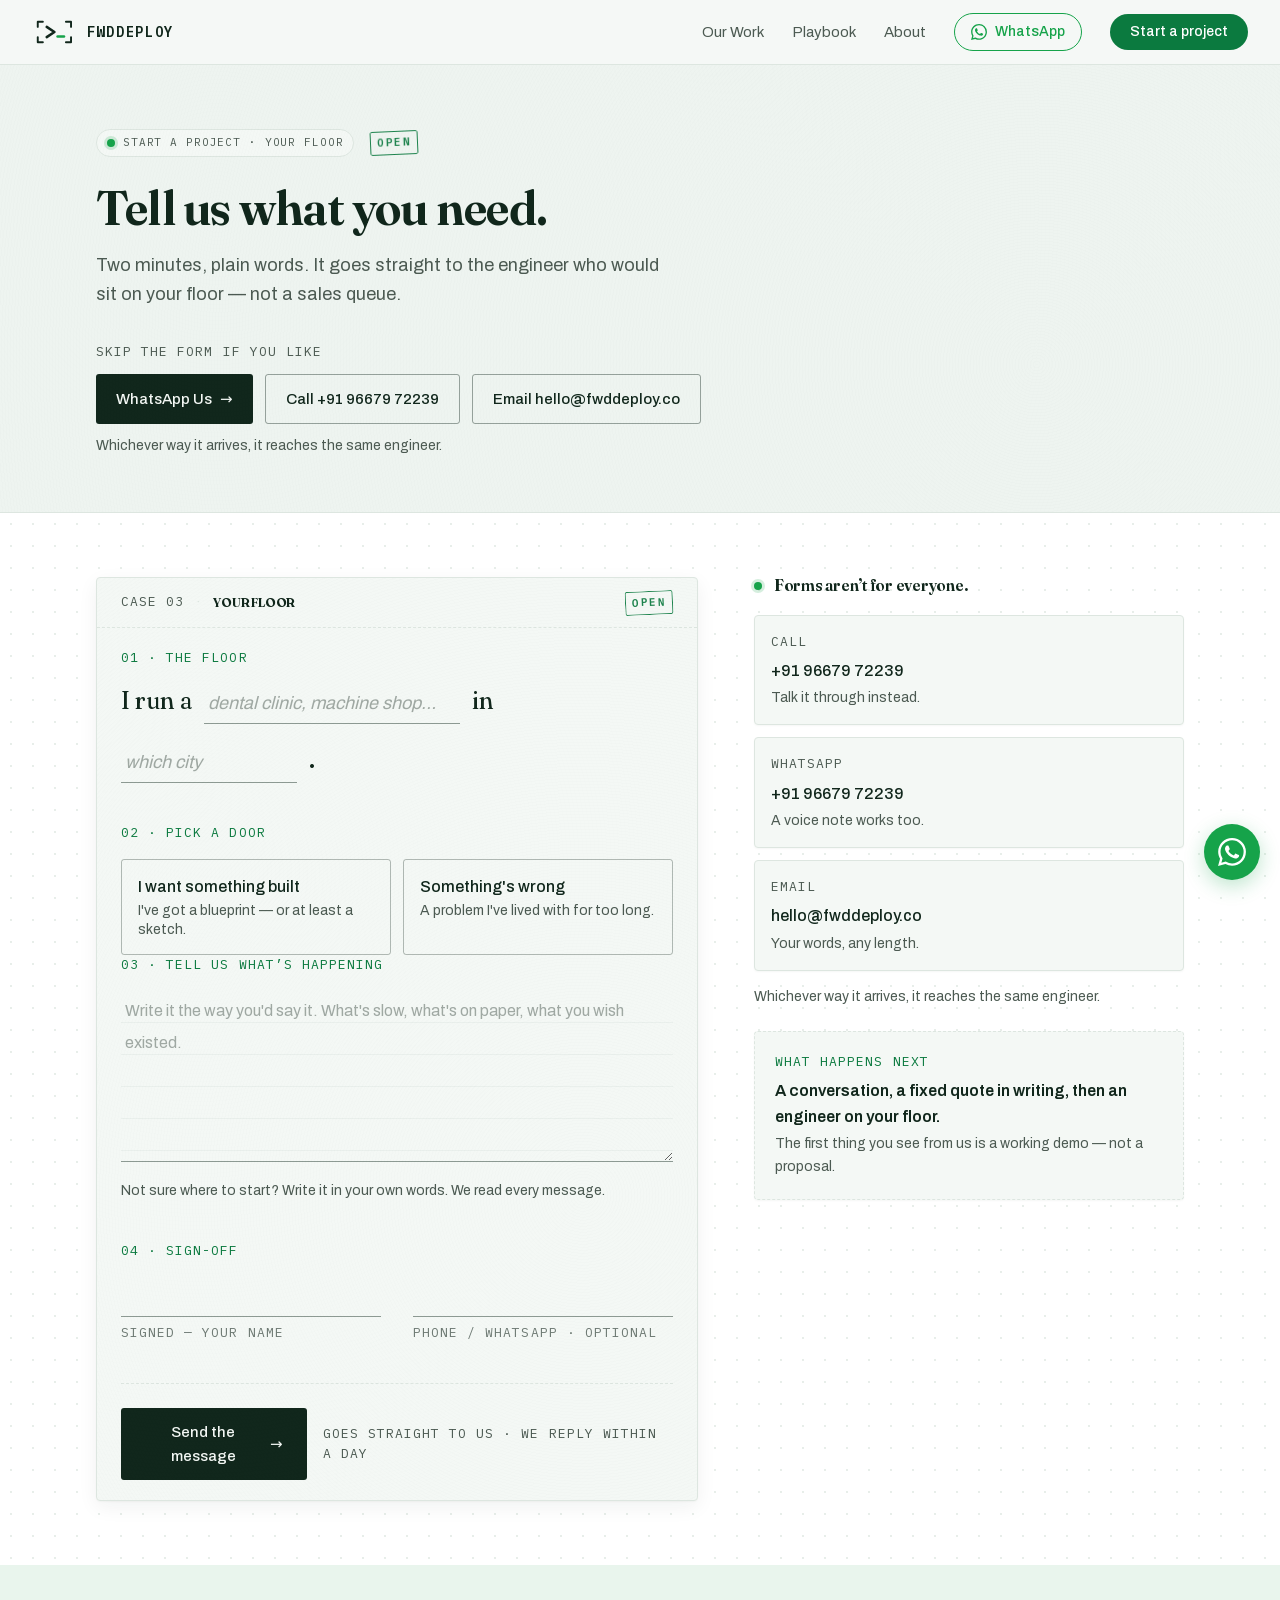
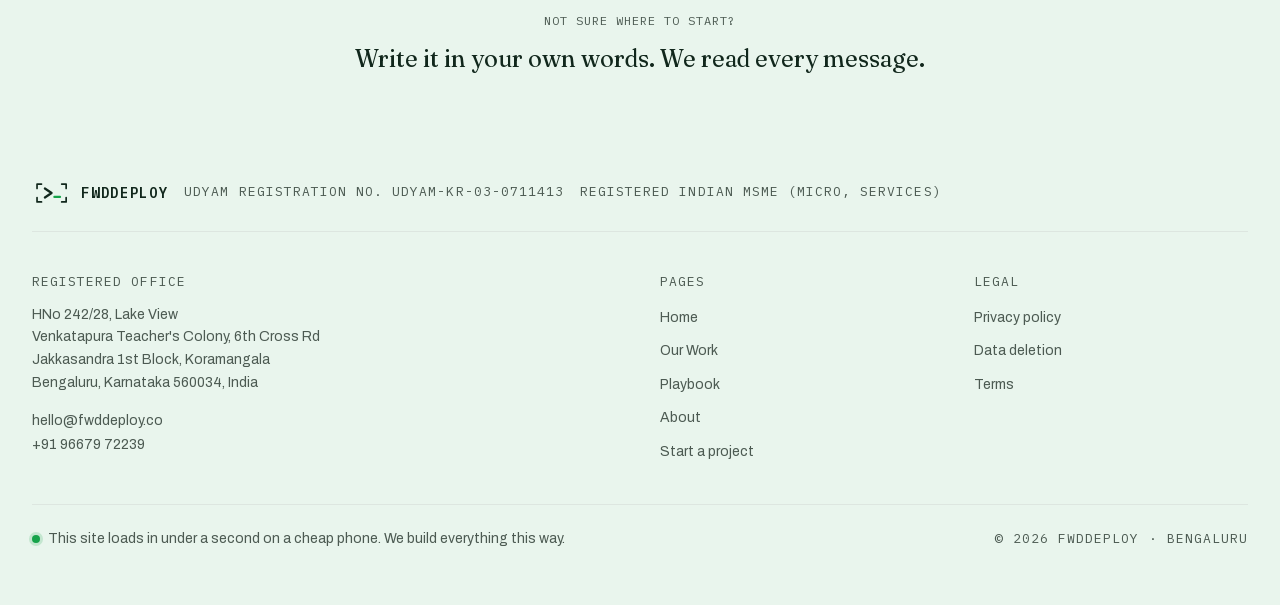
<file: start/index.html>
<!DOCTYPE html><html lang="en" class="fraunces_c29f612-module__JQ4iGa__variable archivo_c50fddcf-module__xTJHDW__variable ibm_plex_mono_93a398a6-module__Tx7x6q__variable h-full antialiased"><head><meta charSet="utf-8"/><meta name="viewport" content="width=device-width, initial-scale=1"/><meta name="next-size-adjust" content=""/><title>Start a project — FwdDeploy</title><meta name="description" content="Tell us what you run and what you need — built or fixed. Plain words, two minutes. We read every message."/><meta name="application-name" content="FwdDeploy"/><link rel="manifest" href="/manifest.webmanifest"/><meta property="og:title" content="FwdDeploy — The technical team you never hired."/><meta property="og:description" content="FwdDeploy is a Bengaluru forward-deployed engineering firm. An engineer sits where your work happens, working demo by day 7, production by week 3, results on your numbers by week 8."/><meta property="og:url" content="https://fwddeploy.co"/><meta property="og:site_name" content="FwdDeploy"/><meta property="og:locale" content="en_IN"/><meta property="og:type" content="website"/><meta name="twitter:card" content="summary"/><meta name="twitter:title" content="FwdDeploy — The technical team you never hired."/><meta name="twitter:description" content="FwdDeploy is a Bengaluru forward-deployed engineering firm. An engineer sits where your work happens, working demo by day 7, production by week 3, results on your numbers by week 8."/><link rel="icon" href="/icon.svg?icon.14jp1pmq6gqi2.svg" sizes="any" type="image/svg+xml"/><style id="inlined">

/* /_next/static/chunks/%5Broot-of-the-server%5D__0h_o94b._.css */
/* [next]/internal/font/google/fraunces_c29f612.module.css [app-client] (css) */
@font-face {
  font-family: Fraunces;
  font-style: normal;
  font-weight: 100 900;
  font-display: swap;
  src: url("/_next/static/media/167cd0713aa75522-s.1nzccunaoxsdm.woff2") format("woff2");
  unicode-range: U+102-103, U+110-111, U+128-129, U+168-169, U+1A0-1A1, U+1AF-1B0, U+300-301, U+303-304, U+308-309, U+323, U+329, U+1EA0-1EF9, U+20AB;
}

@font-face {
  font-family: Fraunces;
  font-style: normal;
  font-weight: 100 900;
  font-display: swap;
  src: url("/_next/static/media/e455bcff747f0d5e-s.1wuo3gtslpr33.woff2") format("woff2");
  unicode-range: U+100-2BA, U+2BD-2C5, U+2C7-2CC, U+2CE-2D7, U+2DD-2FF, U+304, U+308, U+329, U+1D00-1DBF, U+1E00-1E9F, U+1EF2-1EFF, U+2020, U+20A0-20AB, U+20AD-20C0, U+2113, U+2C60-2C7F, U+A720-A7FF;
}

@font-face {
  font-family: Fraunces;
  font-style: normal;
  font-weight: 100 900;
  font-display: swap;
  src: url("/_next/static/media/791bf8c4bb753ed6-s.p.0ggqn9ig56u4s.woff2") format("woff2");
  unicode-range: U+??, U+131, U+152-153, U+2BB-2BC, U+2C6, U+2DA, U+2DC, U+304, U+308, U+329, U+2000-206F, U+20AC, U+2122, U+2191, U+2193, U+2212, U+2215, U+FEFF, U+FFFD;
}

@font-face {
  font-family: Fraunces Fallback;
  src: local(Times New Roman);
  ascent-override: 84.71%;
  descent-override: 22.09%;
  line-gap-override: 0.0%;
  size-adjust: 115.45%;
}

.fraunces_c29f612-module__JQ4iGa__className {
  font-family: Fraunces, Fraunces Fallback;
  font-style: normal;
}

.fraunces_c29f612-module__JQ4iGa__variable {
  --font-fraunces: "Fraunces", "Fraunces Fallback";
}

/* [next]/internal/font/google/archivo_c50fddcf.module.css [app-client] (css) */
@font-face {
  font-family: Archivo;
  font-style: normal;
  font-weight: 100 900;
  font-stretch: 100%;
  font-display: swap;
  src: url("/_next/static/media/a2947afc6a06879b-s.1gyfqm5yhhzs7.woff2") format("woff2");
  unicode-range: U+102-103, U+110-111, U+128-129, U+168-169, U+1A0-1A1, U+1AF-1B0, U+300-301, U+303-304, U+308-309, U+323, U+329, U+1EA0-1EF9, U+20AB;
}

@font-face {
  font-family: Archivo;
  font-style: normal;
  font-weight: 100 900;
  font-stretch: 100%;
  font-display: swap;
  src: url("/_next/static/media/651aaf1801011892-s.357dd_6abeqge.woff2") format("woff2");
  unicode-range: U+100-2BA, U+2BD-2C5, U+2C7-2CC, U+2CE-2D7, U+2DD-2FF, U+304, U+308, U+329, U+1D00-1DBF, U+1E00-1E9F, U+1EF2-1EFF, U+2020, U+20A0-20AB, U+20AD-20C0, U+2113, U+2C60-2C7F, U+A720-A7FF;
}

@font-face {
  font-family: Archivo;
  font-style: normal;
  font-weight: 100 900;
  font-stretch: 100%;
  font-display: swap;
  src: url("/_next/static/media/75affa71d1e2f6a7-s.p.17-aodiw50953.woff2") format("woff2");
  unicode-range: U+??, U+131, U+152-153, U+2BB-2BC, U+2C6, U+2DA, U+2DC, U+304, U+308, U+329, U+2000-206F, U+20AC, U+2122, U+2191, U+2193, U+2212, U+2215, U+FEFF, U+FFFD;
}

@font-face {
  font-family: Archivo Fallback;
  src: local(Arial);
  ascent-override: 88.96%;
  descent-override: 21.28%;
  line-gap-override: 0.0%;
  size-adjust: 98.7%;
}

.archivo_c50fddcf-module__xTJHDW__className {
  font-family: Archivo, Archivo Fallback;
  font-style: normal;
}

.archivo_c50fddcf-module__xTJHDW__variable {
  --font-archivo: "Archivo", "Archivo Fallback";
}

/* [next]/internal/font/google/ibm_plex_mono_93a398a6.module.css [app-client] (css) */
@font-face {
  font-family: IBM Plex Mono;
  font-style: normal;
  font-weight: 400;
  font-display: swap;
  src: url("/_next/static/media/e390973e931a41c5-s.0rgnxg2b64rzs.woff2") format("woff2");
  unicode-range: U+460-52F, U+1C80-1C8A, U+20B4, U+2DE0-2DFF, U+A640-A69F, U+FE2E-FE2F;
}

@font-face {
  font-family: IBM Plex Mono;
  font-style: normal;
  font-weight: 400;
  font-display: swap;
  src: url("/_next/static/media/59b15b4bcd7b1eb5-s.2vemzm0itqzfy.woff2") format("woff2");
  unicode-range: U+301, U+400-45F, U+490-491, U+4B0-4B1, U+2116;
}

@font-face {
  font-family: IBM Plex Mono;
  font-style: normal;
  font-weight: 400;
  font-display: swap;
  src: url("/_next/static/media/e532fa1b9921e1cd-s.3cb5lpr2l6xud.woff2") format("woff2");
  unicode-range: U+102-103, U+110-111, U+128-129, U+168-169, U+1A0-1A1, U+1AF-1B0, U+300-301, U+303-304, U+308-309, U+323, U+329, U+1EA0-1EF9, U+20AB;
}

@font-face {
  font-family: IBM Plex Mono;
  font-style: normal;
  font-weight: 400;
  font-display: swap;
  src: url("/_next/static/media/2fe89d53234c61d4-s.1u30mmyq6lnsd.woff2") format("woff2");
  unicode-range: U+100-2BA, U+2BD-2C5, U+2C7-2CC, U+2CE-2D7, U+2DD-2FF, U+304, U+308, U+329, U+1D00-1DBF, U+1E00-1E9F, U+1EF2-1EFF, U+2020, U+20A0-20AB, U+20AD-20C0, U+2113, U+2C60-2C7F, U+A720-A7FF;
}

@font-face {
  font-family: IBM Plex Mono;
  font-style: normal;
  font-weight: 400;
  font-display: swap;
  src: url("/_next/static/media/99e609270109b47d-s.p.40sczeszzbjw1.woff2") format("woff2");
  unicode-range: U+??, U+131, U+152-153, U+2BB-2BC, U+2C6, U+2DA, U+2DC, U+304, U+308, U+329, U+2000-206F, U+20AC, U+2122, U+2191, U+2193, U+2212, U+2215, U+FEFF, U+FFFD;
}

@font-face {
  font-family: IBM Plex Mono;
  font-style: normal;
  font-weight: 500;
  font-display: swap;
  src: url("/_next/static/media/5e05ae5b48faa55e-s.1yd4_i3e35931.woff2") format("woff2");
  unicode-range: U+460-52F, U+1C80-1C8A, U+20B4, U+2DE0-2DFF, U+A640-A69F, U+FE2E-FE2F;
}

@font-face {
  font-family: IBM Plex Mono;
  font-style: normal;
  font-weight: 500;
  font-display: swap;
  src: url("/_next/static/media/a7afbb44bec2bb18-s.1qc6dx89jd2qv.woff2") format("woff2");
  unicode-range: U+301, U+400-45F, U+490-491, U+4B0-4B1, U+2116;
}

@font-face {
  font-family: IBM Plex Mono;
  font-style: normal;
  font-weight: 500;
  font-display: swap;
  src: url("/_next/static/media/02263ebadd758ea4-s.29yke99gs9qpn.woff2") format("woff2");
  unicode-range: U+102-103, U+110-111, U+128-129, U+168-169, U+1A0-1A1, U+1AF-1B0, U+300-301, U+303-304, U+308-309, U+323, U+329, U+1EA0-1EF9, U+20AB;
}

@font-face {
  font-family: IBM Plex Mono;
  font-style: normal;
  font-weight: 500;
  font-display: swap;
  src: url("/_next/static/media/68757d6cddeff913-s.1i-sca43-qwng.woff2") format("woff2");
  unicode-range: U+100-2BA, U+2BD-2C5, U+2C7-2CC, U+2CE-2D7, U+2DD-2FF, U+304, U+308, U+329, U+1D00-1DBF, U+1E00-1E9F, U+1EF2-1EFF, U+2020, U+20A0-20AB, U+20AD-20C0, U+2113, U+2C60-2C7F, U+A720-A7FF;
}

@font-face {
  font-family: IBM Plex Mono;
  font-style: normal;
  font-weight: 500;
  font-display: swap;
  src: url("/_next/static/media/effe91970fc4db64-s.p.0oace-s_gkfks.woff2") format("woff2");
  unicode-range: U+??, U+131, U+152-153, U+2BB-2BC, U+2C6, U+2DA, U+2DC, U+304, U+308, U+329, U+2000-206F, U+20AC, U+2122, U+2191, U+2193, U+2212, U+2215, U+FEFF, U+FFFD;
}

@font-face {
  font-family: IBM Plex Mono;
  font-style: normal;
  font-weight: 600;
  font-display: swap;
  src: url("/_next/static/media/6ff74e33ebd7bca3-s.352ti9pm7m6qh.woff2") format("woff2");
  unicode-range: U+460-52F, U+1C80-1C8A, U+20B4, U+2DE0-2DFF, U+A640-A69F, U+FE2E-FE2F;
}

@font-face {
  font-family: IBM Plex Mono;
  font-style: normal;
  font-weight: 600;
  font-display: swap;
  src: url("/_next/static/media/1a69062cfe6f77f8-s.0o-3_g79811ob.woff2") format("woff2");
  unicode-range: U+301, U+400-45F, U+490-491, U+4B0-4B1, U+2116;
}

@font-face {
  font-family: IBM Plex Mono;
  font-style: normal;
  font-weight: 600;
  font-display: swap;
  src: url("/_next/static/media/9a4838fcda0d1bca-s.0ngr-xkgqz1kf.woff2") format("woff2");
  unicode-range: U+102-103, U+110-111, U+128-129, U+168-169, U+1A0-1A1, U+1AF-1B0, U+300-301, U+303-304, U+308-309, U+323, U+329, U+1EA0-1EF9, U+20AB;
}

@font-face {
  font-family: IBM Plex Mono;
  font-style: normal;
  font-weight: 600;
  font-display: swap;
  src: url("/_next/static/media/2e95a7d252b9825a-s.15orukf5wyxb5.woff2") format("woff2");
  unicode-range: U+100-2BA, U+2BD-2C5, U+2C7-2CC, U+2CE-2D7, U+2DD-2FF, U+304, U+308, U+329, U+1D00-1DBF, U+1E00-1E9F, U+1EF2-1EFF, U+2020, U+20A0-20AB, U+20AD-20C0, U+2113, U+2C60-2C7F, U+A720-A7FF;
}

@font-face {
  font-family: IBM Plex Mono;
  font-style: normal;
  font-weight: 600;
  font-display: swap;
  src: url("/_next/static/media/23b7a97ae3b5c134-s.p.226pwps5o-gq_.woff2") format("woff2");
  unicode-range: U+??, U+131, U+152-153, U+2BB-2BC, U+2C6, U+2DA, U+2DC, U+304, U+308, U+329, U+2000-206F, U+20AC, U+2122, U+2191, U+2193, U+2212, U+2215, U+FEFF, U+FFFD;
}

@font-face {
  font-family: IBM Plex Mono Fallback;
  src: local(Arial);
  ascent-override: 76.16%;
  descent-override: 20.43%;
  line-gap-override: 0.0%;
  size-adjust: 134.59%;
}

.ibm_plex_mono_93a398a6-module__Tx7x6q__className {
  font-family: IBM Plex Mono, IBM Plex Mono Fallback;
  font-style: normal;
}

.ibm_plex_mono_93a398a6-module__Tx7x6q__variable {
  --font-plex-mono: "IBM Plex Mono", "IBM Plex Mono Fallback";
}

/* [project]/app/globals.css [app-client] (css) */
@layer properties {
  @supports (((-webkit-hyphens: none)) and (not (margin-trim: inline))) or ((-moz-orient: inline) and (not (color: rgb(from red r g b)))) {
    *, :before, :after, ::backdrop {
      --tw-space-y-reverse: 0;
      --tw-divide-y-reverse: 0;
      --tw-border-style: solid;
      --tw-leading: initial;
      --tw-font-weight: initial;
      --tw-tracking: initial;
      --tw-ordinal: initial;
      --tw-slashed-zero: initial;
      --tw-numeric-figure: initial;
      --tw-numeric-spacing: initial;
      --tw-numeric-fraction: initial;
      --tw-shadow: 0 0 #0000;
      --tw-shadow-color: initial;
      --tw-shadow-alpha: 100%;
      --tw-inset-shadow: 0 0 #0000;
      --tw-inset-shadow-color: initial;
      --tw-inset-shadow-alpha: 100%;
      --tw-ring-color: initial;
      --tw-ring-shadow: 0 0 #0000;
      --tw-inset-ring-color: initial;
      --tw-inset-ring-shadow: 0 0 #0000;
      --tw-ring-inset: initial;
      --tw-ring-offset-width: 0px;
      --tw-ring-offset-color: #fff;
      --tw-ring-offset-shadow: 0 0 #0000;
      --tw-backdrop-blur: initial;
      --tw-backdrop-brightness: initial;
      --tw-backdrop-contrast: initial;
      --tw-backdrop-grayscale: initial;
      --tw-backdrop-hue-rotate: initial;
      --tw-backdrop-invert: initial;
      --tw-backdrop-opacity: initial;
      --tw-backdrop-saturate: initial;
      --tw-backdrop-sepia: initial;
      --tw-duration: initial;
      --tw-translate-x: 0;
      --tw-translate-y: 0;
      --tw-translate-z: 0;
      --tw-content: "";
      --tw-scale-x: 1;
      --tw-scale-y: 1;
      --tw-scale-z: 1;
      --tw-outline-style: solid;
    }
  }
}

@layer theme {
  :root, :host {
    --font-sans: ui-sans-serif, system-ui, sans-serif, "Apple Color Emoji",
      "Segoe UI Emoji", "Segoe UI Symbol", "Noto Color Emoji";
    --font-mono: var(--font-plex-mono), "IBM Plex Mono", ui-monospace, monospace;
    --color-white: #fff;
    --spacing: .25rem;
    --container-xl: 36rem;
    --container-2xl: 42rem;
    --container-3xl: 48rem;
    --container-4xl: 56rem;
    --container-6xl: 72rem;
    --text-xs: .75rem;
    --text-xs--line-height: calc(1 / .75);
    --text-sm: .875rem;
    --text-sm--line-height: calc(1.25 / .875);
    --text-base: 1rem;
    --text-base--line-height: calc(1.5 / 1);
    --text-lg: 1.125rem;
    --text-lg--line-height: calc(1.75 / 1.125);
    --text-xl: 1.25rem;
    --text-xl--line-height: calc(1.75 / 1.25);
    --text-2xl: 1.5rem;
    --text-2xl--line-height: calc(2 / 1.5);
    --text-3xl: 1.875rem;
    --text-3xl--line-height: calc(2.25 / 1.875);
    --text-4xl: 2.25rem;
    --text-4xl--line-height: calc(2.5 / 2.25);
    --text-5xl: 3rem;
    --text-5xl--line-height: 1;
    --text-6xl: 3.75rem;
    --text-6xl--line-height: 1;
    --font-weight-medium: 500;
    --font-weight-semibold: 600;
    --tracking-normal: 0em;
    --leading-tight: 1.25;
    --leading-snug: 1.375;
    --leading-relaxed: 1.625;
    --radius-xl: .75rem;
    --blur-sm: 8px;
    --default-transition-duration: .15s;
    --default-transition-timing-function: cubic-bezier(.4, 0, .2, 1);
    --default-font-family: var(--font-sans);
    --default-mono-font-family: var(--font-mono);
    --color-bg: #fff;
    --color-tint: #eef4f0;
    --color-ink: #11271c;
    --color-ink-soft: #4c5a52;
    --color-primary: #0b7a3f;
    --color-accent: #0b7a3f;
    --color-dark: #0c3b24;
    --color-line: #dde6e0;
    --color-run: #16a34a;
    --color-signal: #b8770c;
    --color-down: #c0392b;
    --color-stamp: #0b7a3f;
    --color-surface: #f4f8f5;
    --color-paper: #f4f8f5;
    --color-paper-raised: #fff;
    --color-paper-deep: #eef4f0;
    --color-warm-wash: #fff;
    --color-line-warm: #d3ded7;
    --color-ink-soft-strong: #34433b;
    --font-display: var(--font-fraunces), "Fraunces", Georgia, serif;
    --font-body: var(--font-archivo), "Archivo", system-ui, sans-serif;
  }
}

@layer base {
  *, :after, :before, ::backdrop {
    box-sizing: border-box;
    border: 0 solid;
    margin: 0;
    padding: 0;
  }

  ::file-selector-button {
    box-sizing: border-box;
    border: 0 solid;
    margin: 0;
    padding: 0;
  }

  html, :host {
    -webkit-text-size-adjust: 100%;
    tab-size: 4;
    line-height: 1.5;
    font-family: var(--default-font-family, ui-sans-serif, system-ui, sans-serif, "Apple Color Emoji", "Segoe UI Emoji", "Segoe UI Symbol", "Noto Color Emoji");
    font-feature-settings: var(--default-font-feature-settings, normal);
    font-variation-settings: var(--default-font-variation-settings, normal);
    -webkit-tap-highlight-color: transparent;
  }

  hr {
    height: 0;
    color: inherit;
    border-top-width: 1px;
  }

  abbr:where([title]) {
    -webkit-text-decoration: underline dotted;
    text-decoration: underline dotted;
  }

  h1, h2, h3, h4, h5, h6 {
    font-size: inherit;
    font-weight: inherit;
  }

  a {
    color: inherit;
    -webkit-text-decoration: inherit;
    -webkit-text-decoration: inherit;
    text-decoration: inherit;
  }

  b, strong {
    font-weight: bolder;
  }

  code, kbd, samp, pre {
    font-family: var(--default-mono-font-family, ui-monospace, SFMono-Regular, Menlo, Monaco, Consolas, "Liberation Mono", "Courier New", monospace);
    font-feature-settings: var(--default-mono-font-feature-settings, normal);
    font-variation-settings: var(--default-mono-font-variation-settings, normal);
    font-size: 1em;
  }

  small {
    font-size: 80%;
  }

  sub, sup {
    vertical-align: baseline;
    font-size: 75%;
    line-height: 0;
    position: relative;
  }

  sub {
    bottom: -.25em;
  }

  sup {
    top: -.5em;
  }

  table {
    text-indent: 0;
    border-color: inherit;
    border-collapse: collapse;
  }

  :-moz-focusring {
    outline: auto;
  }

  progress {
    vertical-align: baseline;
  }

  summary {
    display: list-item;
  }

  ol, ul, menu {
    list-style: none;
  }

  img, svg, video, canvas, audio, iframe, embed, object {
    vertical-align: middle;
    display: block;
  }

  img, video {
    max-width: 100%;
    height: auto;
  }

  button, input, select, optgroup, textarea {
    font: inherit;
    font-feature-settings: inherit;
    font-variation-settings: inherit;
    letter-spacing: inherit;
    color: inherit;
    opacity: 1;
    background-color: #0000;
    border-radius: 0;
  }

  ::file-selector-button {
    font: inherit;
    font-feature-settings: inherit;
    font-variation-settings: inherit;
    letter-spacing: inherit;
    color: inherit;
    opacity: 1;
    background-color: #0000;
    border-radius: 0;
  }

  :where(select:is([multiple], [size])) optgroup {
    font-weight: bolder;
  }

  :where(select:is([multiple], [size])) optgroup option {
    padding-inline-start: 20px;
  }

  ::file-selector-button {
    margin-inline-end: 4px;
  }

  ::placeholder {
    opacity: 1;
  }

  @supports (not ((-webkit-appearance: -apple-pay-button))) or (contain-intrinsic-size: 1px) {
    ::placeholder {
      color: currentColor;
    }

    @supports (color: color-mix(in lab, red, red)) {
      ::placeholder {
        color: color-mix(in oklab, currentcolor 50%, transparent);
      }
    }
  }

  textarea {
    resize: vertical;
  }

  ::-webkit-search-decoration {
    -webkit-appearance: none;
  }

  ::-webkit-date-and-time-value {
    min-height: 1lh;
    text-align: inherit;
  }

  ::-webkit-datetime-edit {
    display: inline-flex;
  }

  ::-webkit-datetime-edit-fields-wrapper {
    padding: 0;
  }

  ::-webkit-datetime-edit {
    padding-block: 0;
  }

  ::-webkit-datetime-edit-year-field {
    padding-block: 0;
  }

  ::-webkit-datetime-edit-month-field {
    padding-block: 0;
  }

  ::-webkit-datetime-edit-day-field {
    padding-block: 0;
  }

  ::-webkit-datetime-edit-hour-field {
    padding-block: 0;
  }

  ::-webkit-datetime-edit-minute-field {
    padding-block: 0;
  }

  ::-webkit-datetime-edit-second-field {
    padding-block: 0;
  }

  ::-webkit-datetime-edit-millisecond-field {
    padding-block: 0;
  }

  ::-webkit-datetime-edit-meridiem-field {
    padding-block: 0;
  }

  ::-webkit-calendar-picker-indicator {
    line-height: 1;
  }

  :-moz-ui-invalid {
    box-shadow: none;
  }

  button, input:where([type="button"], [type="reset"], [type="submit"]) {
    appearance: button;
  }

  ::file-selector-button {
    appearance: button;
  }

  ::-webkit-inner-spin-button {
    height: auto;
  }

  ::-webkit-outer-spin-button {
    height: auto;
  }

  [hidden]:where(:not([hidden="until-found"])) {
    display: none !important;
  }
}

@layer components;

@layer utilities {
  .sr-only {
    clip-path: inset(50%);
    white-space: nowrap;
    border-width: 0;
    width: 1px;
    height: 1px;
    margin: -1px;
    padding: 0;
    position: absolute;
    overflow: hidden;
  }

  .absolute {
    position: absolute;
  }

  .fixed {
    position: fixed;
  }

  .paper-grain, .relative {
    position: relative;
  }

  .sticky {
    position: sticky;
  }

  .inset-x-0 {
    inset-inline: calc(var(--spacing) * 0);
  }

  .top-0 {
    top: calc(var(--spacing) * 0);
  }

  .top-20 {
    top: calc(var(--spacing) * 20);
  }

  .top-\[1\.1875rem\] {
    top: 1.1875rem;
  }

  .top-full {
    top: 100%;
  }

  .right-0 {
    right: calc(var(--spacing) * 0);
  }

  .right-4 {
    right: calc(var(--spacing) * 4);
  }

  .right-5 {
    right: calc(var(--spacing) * 5);
  }

  .bottom-5 {
    bottom: calc(var(--spacing) * 5);
  }

  .left-0 {
    left: calc(var(--spacing) * 0);
  }

  .z-10 {
    z-index: 10;
  }

  .z-40 {
    z-index: 40;
  }

  .z-50 {
    z-index: 50;
  }

  .z-\[1\] {
    z-index: 1;
  }

  .container {
    width: 100%;
  }

  @media (min-width: 40rem) {
    .container {
      max-width: 40rem;
    }
  }

  @media (min-width: 48rem) {
    .container {
      max-width: 48rem;
    }
  }

  @media (min-width: 64rem) {
    .container {
      max-width: 64rem;
    }
  }

  @media (min-width: 80rem) {
    .container {
      max-width: 80rem;
    }
  }

  @media (min-width: 96rem) {
    .container {
      max-width: 96rem;
    }
  }

  .m-0 {
    margin: calc(var(--spacing) * 0);
  }

  .mx-auto {
    margin-inline: auto;
  }

  .my-4 {
    margin-block: calc(var(--spacing) * 4);
  }

  .mt-0\.5 {
    margin-top: calc(var(--spacing) * .5);
  }

  .mt-1 {
    margin-top: calc(var(--spacing) * 1);
  }

  .mt-1\.5 {
    margin-top: calc(var(--spacing) * 1.5);
  }

  .mt-2 {
    margin-top: calc(var(--spacing) * 2);
  }

  .mt-3 {
    margin-top: calc(var(--spacing) * 3);
  }

  .mt-4 {
    margin-top: calc(var(--spacing) * 4);
  }

  .mt-5 {
    margin-top: calc(var(--spacing) * 5);
  }

  .mt-6 {
    margin-top: calc(var(--spacing) * 6);
  }

  .mt-7 {
    margin-top: calc(var(--spacing) * 7);
  }

  .mt-8 {
    margin-top: calc(var(--spacing) * 8);
  }

  .mt-9 {
    margin-top: calc(var(--spacing) * 9);
  }

  .mt-10 {
    margin-top: calc(var(--spacing) * 10);
  }

  .mt-12 {
    margin-top: calc(var(--spacing) * 12);
  }

  .mt-14 {
    margin-top: calc(var(--spacing) * 14);
  }

  .mt-16 {
    margin-top: calc(var(--spacing) * 16);
  }

  .mt-auto {
    margin-top: auto;
  }

  .mb-2 {
    margin-bottom: calc(var(--spacing) * 2);
  }

  .mb-3 {
    margin-bottom: calc(var(--spacing) * 3);
  }

  .mb-4 {
    margin-bottom: calc(var(--spacing) * 4);
  }

  .mb-5 {
    margin-bottom: calc(var(--spacing) * 5);
  }

  .mb-6 {
    margin-bottom: calc(var(--spacing) * 6);
  }

  .mb-8 {
    margin-bottom: calc(var(--spacing) * 8);
  }

  .num-chip {
    background-color: var(--color-primary);
    color: #fff;
    width: 2.375rem;
    height: 2.375rem;
    font-family: var(--font-mono);
    border-radius: 4px;
    flex-shrink: 0;
    justify-content: center;
    align-items: center;
    font-size: .875rem;
    font-weight: 600;
    display: flex;
  }

  .status-dot {
    border-radius: 9999px;
    flex-shrink: 0;
    width: .5rem;
    height: .5rem;
    display: inline-block;
  }

  .stamp {
    font-family: var(--font-mono);
    letter-spacing: .14em;
    text-transform: uppercase;
    color: var(--color-stamp);
    border: 1.5px solid var(--color-stamp);
    outline: 1px solid #0b7a3f59;
    font-size: .6875rem;
    font-weight: 600;
    display: inline-block;
  }

  @supports (color: color-mix(in lab, red, red)) {
    .stamp {
      outline: 1px solid color-mix(in srgb, var(--color-stamp) 35%, transparent);
    }
  }

  .stamp {
    outline-offset: 2px;
    opacity: .92;
    border-radius: 2px;
    padding: .2em .55em;
    transform: rotate(-2.5deg);
    -webkit-mask-image: radial-gradient(120% 100% at 48% 52%, #000 62%, #000000d1 100%);
    mask-image: radial-gradient(120% 100% at 48% 52%, #000 62%, #000000d1 100%);
  }

  .kicker {
    font-family: var(--font-mono);
    letter-spacing: .08em;
    text-transform: uppercase;
    color: var(--color-ink-soft);
    background-color: var(--color-surface);
    border: 1px solid var(--color-line);
    border-radius: 9999px;
    align-items: center;
    gap: .5rem;
    padding: .4em .9em;
    font-size: .6875rem;
    display: inline-flex;
  }

  .block {
    display: block;
  }

  .flex {
    display: flex;
  }

  .grid {
    display: grid;
  }

  .hidden {
    display: none;
  }

  .inline {
    display: inline;
  }

  .inline-block {
    display: inline-block;
  }

  .inline-flex {
    display: inline-flex;
  }

  .table {
    display: table;
  }

  .h-1\.5 {
    height: calc(var(--spacing) * 1.5);
  }

  .h-3 {
    height: calc(var(--spacing) * 3);
  }

  .h-4 {
    height: calc(var(--spacing) * 4);
  }

  .h-7 {
    height: calc(var(--spacing) * 7);
  }

  .h-8 {
    height: calc(var(--spacing) * 8);
  }

  .h-14 {
    height: calc(var(--spacing) * 14);
  }

  .h-16 {
    height: calc(var(--spacing) * 16);
  }

  .h-full {
    height: 100%;
  }

  .h-px {
    height: 1px;
  }

  .min-h-40 {
    min-height: calc(var(--spacing) * 40);
  }

  .min-h-full {
    min-height: 100%;
  }

  .w-4 {
    width: calc(var(--spacing) * 4);
  }

  .w-7 {
    width: calc(var(--spacing) * 7);
  }

  .w-14 {
    width: calc(var(--spacing) * 14);
  }

  .w-20 {
    width: calc(var(--spacing) * 20);
  }

  .w-36 {
    width: calc(var(--spacing) * 36);
  }

  .w-44 {
    width: calc(var(--spacing) * 44);
  }

  .w-auto {
    width: auto;
  }

  .w-full {
    width: 100%;
  }

  .w-px {
    width: 1px;
  }

  .max-w-2xl {
    max-width: var(--container-2xl);
  }

  .max-w-3xl {
    max-width: var(--container-3xl);
  }

  .max-w-4xl {
    max-width: var(--container-4xl);
  }

  .max-w-6xl {
    max-width: var(--container-6xl);
  }

  .max-w-\[15ch\] {
    max-width: 15ch;
  }

  .max-w-\[26ch\] {
    max-width: 26ch;
  }

  .max-w-\[28ch\] {
    max-width: 28ch;
  }

  .max-w-\[88\%\] {
    max-width: 88%;
  }

  .max-w-\[1680px\] {
    max-width: 1680px;
  }

  .max-w-xl {
    max-width: var(--container-xl);
  }

  .signoff-line {
    border-bottom: 1px solid var(--color-ink-soft);
    min-width: 10rem;
  }

  .min-w-0 {
    min-width: calc(var(--spacing) * 0);
  }

  .min-w-4 {
    min-width: calc(var(--spacing) * 4);
  }

  .min-w-28 {
    min-width: calc(var(--spacing) * 28);
  }

  .min-w-36 {
    min-width: calc(var(--spacing) * 36);
  }

  .flex-1 {
    flex: 1;
  }

  .shrink-0 {
    flex-shrink: 0;
  }

  .grow {
    flex-grow: 1;
  }

  .dot-pulse {
    animation: 2.4s ease-in-out infinite dot-pulse;
  }

  .load-reveal {
    animation: .7s cubic-bezier(.22, 1, .36, 1) both load-reveal;
  }

  .cursor-pointer {
    cursor: pointer;
  }

  .resize-y {
    resize: vertical;
  }

  .list-none {
    list-style-type: none;
  }

  .appearance-none {
    appearance: none;
  }

  .auto-rows-fr {
    grid-auto-rows: minmax(0, 1fr);
  }

  .grid-cols-1 {
    grid-template-columns: repeat(1, minmax(0, 1fr));
  }

  .grid-cols-2 {
    grid-template-columns: repeat(2, minmax(0, 1fr));
  }

  .flex-col {
    flex-direction: column;
  }

  .flex-wrap {
    flex-wrap: wrap;
  }

  .items-baseline {
    align-items: baseline;
  }

  .items-center {
    align-items: center;
  }

  .items-end {
    align-items: flex-end;
  }

  .items-start {
    align-items: flex-start;
  }

  .items-stretch {
    align-items: stretch;
  }

  .justify-between {
    justify-content: space-between;
  }

  .justify-center {
    justify-content: center;
  }

  .justify-end {
    justify-content: flex-end;
  }

  .justify-start {
    justify-content: flex-start;
  }

  .gap-1 {
    gap: calc(var(--spacing) * 1);
  }

  .gap-1\.5 {
    gap: calc(var(--spacing) * 1.5);
  }

  .gap-2 {
    gap: calc(var(--spacing) * 2);
  }

  .gap-2\.5 {
    gap: calc(var(--spacing) * 2.5);
  }

  .gap-3 {
    gap: calc(var(--spacing) * 3);
  }

  .gap-4 {
    gap: calc(var(--spacing) * 4);
  }

  .gap-5 {
    gap: calc(var(--spacing) * 5);
  }

  .gap-6 {
    gap: calc(var(--spacing) * 6);
  }

  .gap-7 {
    gap: calc(var(--spacing) * 7);
  }

  .gap-10 {
    gap: calc(var(--spacing) * 10);
  }

  :where(.space-y-1 > :not(:last-child)) {
    --tw-space-y-reverse: 0;
    margin-block-start: calc(calc(var(--spacing) * 1) * var(--tw-space-y-reverse));
    margin-block-end: calc(calc(var(--spacing) * 1) * calc(1 - var(--tw-space-y-reverse)));
  }

  :where(.space-y-2 > :not(:last-child)) {
    --tw-space-y-reverse: 0;
    margin-block-start: calc(calc(var(--spacing) * 2) * var(--tw-space-y-reverse));
    margin-block-end: calc(calc(var(--spacing) * 2) * calc(1 - var(--tw-space-y-reverse)));
  }

  :where(.space-y-2\.5 > :not(:last-child)) {
    --tw-space-y-reverse: 0;
    margin-block-start: calc(calc(var(--spacing) * 2.5) * var(--tw-space-y-reverse));
    margin-block-end: calc(calc(var(--spacing) * 2.5) * calc(1 - var(--tw-space-y-reverse)));
  }

  :where(.space-y-4 > :not(:last-child)) {
    --tw-space-y-reverse: 0;
    margin-block-start: calc(calc(var(--spacing) * 4) * var(--tw-space-y-reverse));
    margin-block-end: calc(calc(var(--spacing) * 4) * calc(1 - var(--tw-space-y-reverse)));
  }

  :where(.space-y-5 > :not(:last-child)) {
    --tw-space-y-reverse: 0;
    margin-block-start: calc(calc(var(--spacing) * 5) * var(--tw-space-y-reverse));
    margin-block-end: calc(calc(var(--spacing) * 5) * calc(1 - var(--tw-space-y-reverse)));
  }

  :where(.space-y-10 > :not(:last-child)) {
    --tw-space-y-reverse: 0;
    margin-block-start: calc(calc(var(--spacing) * 10) * var(--tw-space-y-reverse));
    margin-block-end: calc(calc(var(--spacing) * 10) * calc(1 - var(--tw-space-y-reverse)));
  }

  .gap-x-2 {
    column-gap: calc(var(--spacing) * 2);
  }

  .gap-x-3 {
    column-gap: calc(var(--spacing) * 3);
  }

  .gap-x-4 {
    column-gap: calc(var(--spacing) * 4);
  }

  .gap-x-5 {
    column-gap: calc(var(--spacing) * 5);
  }

  .gap-x-6 {
    column-gap: calc(var(--spacing) * 6);
  }

  .gap-x-7 {
    column-gap: calc(var(--spacing) * 7);
  }

  .gap-x-8 {
    column-gap: calc(var(--spacing) * 8);
  }

  .gap-x-10 {
    column-gap: calc(var(--spacing) * 10);
  }

  .gap-x-12 {
    column-gap: calc(var(--spacing) * 12);
  }

  .gap-x-14 {
    column-gap: calc(var(--spacing) * 14);
  }

  .gap-y-0\.5 {
    row-gap: calc(var(--spacing) * .5);
  }

  .gap-y-1 {
    row-gap: calc(var(--spacing) * 1);
  }

  .gap-y-1\.5 {
    row-gap: calc(var(--spacing) * 1.5);
  }

  .gap-y-2 {
    row-gap: calc(var(--spacing) * 2);
  }

  .gap-y-3 {
    row-gap: calc(var(--spacing) * 3);
  }

  .gap-y-4 {
    row-gap: calc(var(--spacing) * 4);
  }

  .gap-y-5 {
    row-gap: calc(var(--spacing) * 5);
  }

  .gap-y-6 {
    row-gap: calc(var(--spacing) * 6);
  }

  .gap-y-10 {
    row-gap: calc(var(--spacing) * 10);
  }

  :where(.divide-y > :not(:last-child)) {
    --tw-divide-y-reverse: 0;
    border-bottom-style: var(--tw-border-style);
    border-top-style: var(--tw-border-style);
    border-top-width: calc(1px * var(--tw-divide-y-reverse));
    border-bottom-width: calc(1px * calc(1 - var(--tw-divide-y-reverse)));
  }

  :where(.divide-dotted > :not(:last-child)) {
    --tw-border-style: dotted;
    border-style: dotted;
  }

  :where(.divide-line > :not(:last-child)) {
    border-color: var(--color-line);
  }

  .truncate {
    text-overflow: ellipsis;
    white-space: nowrap;
    overflow: hidden;
  }

  .overflow-hidden {
    overflow: hidden;
  }

  .case-card {
    background-color: var(--color-surface);
    border: 1px solid var(--color-line);
    border-radius: 4px;
    text-decoration: none;
    transition: transform .22s cubic-bezier(.22, 1, .36, 1), box-shadow .22s, border-color .22s;
    box-shadow: 0 1px 2px #10271c0a, 0 6px 20px #10271c0f;
  }

  .card-tile {
    background-color: var(--color-surface);
    border: 1px solid var(--color-line);
    border-radius: 4px;
    transition: transform .2s, box-shadow .2s, border-color .2s;
    box-shadow: 0 1px 2px #10271c0a;
  }

  .card-paper {
    background-color: var(--color-surface);
    border: 1px solid var(--color-line);
    border-radius: 4px;
    box-shadow: 0 1px 2px #10271c0a, 0 6px 20px #10271c0f;
  }

  .card-ink {
    background-color: #f4f8f50d;
  }

  @supports (color: color-mix(in lab, red, red)) {
    .card-ink {
      background-color: color-mix(in srgb, var(--color-paper) 5%, transparent);
    }
  }

  .card-ink {
    border: 1px solid #f4f8f529;
  }

  @supports (color: color-mix(in lab, red, red)) {
    .card-ink {
      border: 1px solid color-mix(in srgb, var(--color-paper) 16%, transparent);
    }
  }

  .card-ink {
    border-radius: 4px;
    transition: transform .2s, border-color .2s;
  }

  .rounded {
    border-radius: .25rem;
  }

  .rounded-\[3px\] {
    border-radius: 3px;
  }

  .rounded-\[8px\] {
    border-radius: 8px;
  }

  .rounded-\[10px\] {
    border-radius: 10px;
  }

  .rounded-\[14px\] {
    border-radius: 14px;
  }

  .rounded-full {
    border-radius: 3.40282e38px;
  }

  .rounded-none {
    border-radius: 0;
  }

  .rounded-xl {
    border-radius: var(--radius-xl);
  }

  .rounded-br-\[3px\] {
    border-bottom-right-radius: 3px;
  }

  .rounded-bl-\[3px\] {
    border-bottom-left-radius: 3px;
  }

  .border {
    border-style: var(--tw-border-style);
    border-width: 1px;
  }

  .border-0 {
    border-style: var(--tw-border-style);
    border-width: 0;
  }

  .border-t {
    border-top-style: var(--tw-border-style);
    border-top-width: 1px;
  }

  .border-b {
    border-bottom-style: var(--tw-border-style);
    border-bottom-width: 1px;
  }

  .border-dashed {
    --tw-border-style: dashed;
    border-style: dashed;
  }

  .border-dotted {
    --tw-border-style: dotted;
    border-style: dotted;
  }

  .stamp-ink {
    color: var(--color-ink);
    border-color: var(--color-ink);
    outline-color: #11271c4d;
  }

  @supports (color: color-mix(in lab, red, red)) {
    .stamp-ink {
      outline-color: color-mix(in srgb, var(--color-ink) 30%, transparent);
    }
  }

  .stamp-run {
    color: var(--color-run);
    border-color: var(--color-run);
    outline-color: #16a34a59;
  }

  @supports (color: color-mix(in lab, red, red)) {
    .stamp-run {
      outline-color: color-mix(in srgb, var(--color-run) 35%, transparent);
    }
  }

  .stamp-signal {
    color: var(--color-signal);
    border-color: var(--color-signal);
    outline-color: #b8770c66;
  }

  @supports (color: color-mix(in lab, red, red)) {
    .stamp-signal {
      outline-color: color-mix(in srgb, var(--color-signal) 40%, transparent);
    }
  }

  .border-ink\/30 {
    border-color: #11271c4d;
  }

  @supports (color: color-mix(in lab, red, red)) {
    .border-ink\/30 {
      border-color: color-mix(in oklab, var(--color-ink) 30%, transparent);
    }
  }

  .border-ink\/40 {
    border-color: #11271c66;
  }

  @supports (color: color-mix(in lab, red, red)) {
    .border-ink\/40 {
      border-color: color-mix(in oklab, var(--color-ink) 40%, transparent);
    }
  }

  .border-ink\/45 {
    border-color: #11271c73;
  }

  @supports (color: color-mix(in lab, red, red)) {
    .border-ink\/45 {
      border-color: color-mix(in oklab, var(--color-ink) 45%, transparent);
    }
  }

  .border-line {
    border-color: var(--color-line);
  }

  .border-line-warm {
    border-color: var(--color-line-warm);
  }

  .border-paper\/30 {
    border-color: #f4f8f54d;
  }

  @supports (color: color-mix(in lab, red, red)) {
    .border-paper\/30 {
      border-color: color-mix(in oklab, var(--color-paper) 30%, transparent);
    }
  }

  .border-primary\/45 {
    border-color: #0b7a3f73;
  }

  @supports (color: color-mix(in lab, red, red)) {
    .border-primary\/45 {
      border-color: color-mix(in oklab, var(--color-primary) 45%, transparent);
    }
  }

  .border-run {
    border-color: var(--color-run);
  }

  .border-run\/40 {
    border-color: #16a34a66;
  }

  @supports (color: color-mix(in lab, red, red)) {
    .border-run\/40 {
      border-color: color-mix(in oklab, var(--color-run) 40%, transparent);
    }
  }

  .border-run\/45 {
    border-color: #16a34a73;
  }

  @supports (color: color-mix(in lab, red, red)) {
    .border-run\/45 {
      border-color: color-mix(in oklab, var(--color-run) 45%, transparent);
    }
  }

  .border-signal\/50 {
    border-color: #b8770c80;
  }

  @supports (color: color-mix(in lab, red, red)) {
    .border-signal\/50 {
      border-color: color-mix(in oklab, var(--color-signal) 50%, transparent);
    }
  }

  .dot-down {
    background-color: var(--color-down);
    box-shadow: 0 0 0 3px #c0392b2e;
  }

  @supports (color: color-mix(in lab, red, red)) {
    .dot-down {
      box-shadow: 0 0 0 3px color-mix(in srgb, var(--color-down) 18%, transparent);
    }
  }

  .dot-run {
    background-color: var(--color-run);
    box-shadow: 0 0 0 3px #16a34a2e;
  }

  @supports (color: color-mix(in lab, red, red)) {
    .dot-run {
      box-shadow: 0 0 0 3px color-mix(in srgb, var(--color-run) 18%, transparent);
    }
  }

  .dot-signal {
    background-color: var(--color-signal);
    box-shadow: 0 0 0 3px #b8770c33;
  }

  @supports (color: color-mix(in lab, red, red)) {
    .dot-signal {
      box-shadow: 0 0 0 3px color-mix(in srgb, var(--color-signal) 20%, transparent);
    }
  }

  .\!bg-\[color-mix\(in_srgb\,var\(--color-primary\)_16\%\,var\(--color-surface\)\)\] {
    background-color: #cfe4d8 !important;
  }

  @supports (color: color-mix(in lab, red, red)) {
    .\!bg-\[color-mix\(in_srgb\,var\(--color-primary\)_16\%\,var\(--color-surface\)\)\] {
      background-color: color-mix(in srgb,var(--color-primary) 16%,var(--color-surface)) !important;
    }
  }

  .bg-ink {
    background-color: var(--color-ink);
  }

  .bg-line {
    background-color: var(--color-line);
  }

  .bg-paper-deep {
    background-color: var(--color-paper-deep);
  }

  .bg-paper-raised {
    background-color: var(--color-paper-raised);
  }

  .bg-paper\/90 {
    background-color: #f4f8f5e6;
  }

  @supports (color: color-mix(in lab, red, red)) {
    .bg-paper\/90 {
      background-color: color-mix(in oklab, var(--color-paper) 90%, transparent);
    }
  }

  .bg-primary {
    background-color: var(--color-primary);
  }

  .bg-primary\/12 {
    background-color: #0b7a3f1f;
  }

  @supports (color: color-mix(in lab, red, red)) {
    .bg-primary\/12 {
      background-color: color-mix(in oklab, var(--color-primary) 12%, transparent);
    }
  }

  .bg-run {
    background-color: var(--color-run);
  }

  .bg-run\/5 {
    background-color: #16a34a0d;
  }

  @supports (color: color-mix(in lab, red, red)) {
    .bg-run\/5 {
      background-color: color-mix(in oklab, var(--color-run) 5%, transparent);
    }
  }

  .bg-run\/12 {
    background-color: #16a34a1f;
  }

  @supports (color: color-mix(in lab, red, red)) {
    .bg-run\/12 {
      background-color: color-mix(in oklab, var(--color-run) 12%, transparent);
    }
  }

  .bg-signal\/12 {
    background-color: #b8770c1f;
  }

  @supports (color: color-mix(in lab, red, red)) {
    .bg-signal\/12 {
      background-color: color-mix(in oklab, var(--color-signal) 12%, transparent);
    }
  }

  .bg-surface {
    background-color: var(--color-surface);
  }

  .bg-tint {
    background-color: var(--color-tint);
  }

  .bg-transparent {
    background-color: #0000;
  }

  .bg-warm-wash {
    background-color: var(--color-warm-wash);
  }

  .dot-off {
    background-color: var(--color-line);
  }

  .link-slide {
    background-image: linear-gradient(currentColor, currentColor);
    background-position: 0 100%;
    background-repeat: no-repeat;
    background-size: 0% 1px;
    padding-bottom: 1px;
    text-decoration: none;
    transition: background-size .25s;
  }

  .bg-dotted {
    background-image: radial-gradient(#dde6e0b3 1px, #0000 1px);
  }

  @supports (color: color-mix(in lab, red, red)) {
    .bg-dotted {
      background-image: radial-gradient(color-mix(in srgb, var(--color-line) 70%, transparent) 1px,
    transparent 1px);
    }
  }

  .bg-dotted {
    background-size: 22px 22px;
  }

  .bg-ruled {
    background-image: repeating-linear-gradient(#0000, #0000 31px, #dde6e073 31px 32px);
  }

  @supports (color: color-mix(in lab, red, red)) {
    .bg-ruled {
      background-image: repeating-linear-gradient(to bottom,
    transparent,
    transparent 31px,
    color-mix(in srgb, var(--color-line) 45%, transparent) 31px,
    color-mix(in srgb, var(--color-line) 45%, transparent) 32px);
    }
  }

  .p-0 {
    padding: calc(var(--spacing) * 0);
  }

  .p-5 {
    padding: calc(var(--spacing) * 5);
  }

  .p-6 {
    padding: calc(var(--spacing) * 6);
  }

  .px-1 {
    padding-inline: calc(var(--spacing) * 1);
  }

  .px-2\.5 {
    padding-inline: calc(var(--spacing) * 2.5);
  }

  .px-3 {
    padding-inline: calc(var(--spacing) * 3);
  }

  .px-3\.5 {
    padding-inline: calc(var(--spacing) * 3.5);
  }

  .px-4 {
    padding-inline: calc(var(--spacing) * 4);
  }

  .px-5 {
    padding-inline: calc(var(--spacing) * 5);
  }

  .px-6 {
    padding-inline: calc(var(--spacing) * 6);
  }

  .px-7 {
    padding-inline: calc(var(--spacing) * 7);
  }

  .py-0\.5 {
    padding-block: calc(var(--spacing) * .5);
  }

  .py-1 {
    padding-block: calc(var(--spacing) * 1);
  }

  .py-2 {
    padding-block: calc(var(--spacing) * 2);
  }

  .py-2\.5 {
    padding-block: calc(var(--spacing) * 2.5);
  }

  .py-3 {
    padding-block: calc(var(--spacing) * 3);
  }

  .py-3\.5 {
    padding-block: calc(var(--spacing) * 3.5);
  }

  .py-4 {
    padding-block: calc(var(--spacing) * 4);
  }

  .py-5 {
    padding-block: calc(var(--spacing) * 5);
  }

  .py-6 {
    padding-block: calc(var(--spacing) * 6);
  }

  .py-8 {
    padding-block: calc(var(--spacing) * 8);
  }

  .py-10 {
    padding-block: calc(var(--spacing) * 10);
  }

  .py-12 {
    padding-block: calc(var(--spacing) * 12);
  }

  .py-14 {
    padding-block: calc(var(--spacing) * 14);
  }

  .py-16 {
    padding-block: calc(var(--spacing) * 16);
  }

  .py-20 {
    padding-block: calc(var(--spacing) * 20);
  }

  .pt-0\.5 {
    padding-top: calc(var(--spacing) * .5);
  }

  .pt-1 {
    padding-top: calc(var(--spacing) * 1);
  }

  .pt-1\.5 {
    padding-top: calc(var(--spacing) * 1.5);
  }

  .pt-2 {
    padding-top: calc(var(--spacing) * 2);
  }

  .pt-3 {
    padding-top: calc(var(--spacing) * 3);
  }

  .pt-4 {
    padding-top: calc(var(--spacing) * 4);
  }

  .pt-5 {
    padding-top: calc(var(--spacing) * 5);
  }

  .pt-6 {
    padding-top: calc(var(--spacing) * 6);
  }

  .pt-12 {
    padding-top: calc(var(--spacing) * 12);
  }

  .pb-1 {
    padding-bottom: calc(var(--spacing) * 1);
  }

  .pb-1\.5 {
    padding-bottom: calc(var(--spacing) * 1.5);
  }

  .pb-2 {
    padding-bottom: calc(var(--spacing) * 2);
  }

  .pb-6 {
    padding-bottom: calc(var(--spacing) * 6);
  }

  .pb-8 {
    padding-bottom: calc(var(--spacing) * 8);
  }

  .pb-10 {
    padding-bottom: calc(var(--spacing) * 10);
  }

  .pb-12 {
    padding-bottom: calc(var(--spacing) * 12);
  }

  .pl-5 {
    padding-left: calc(var(--spacing) * 5);
  }

  .text-center {
    text-align: center;
  }

  .text-left {
    text-align: left;
  }

  .text-right {
    text-align: right;
  }

  .eyebrow {
    font-family: var(--font-mono);
    letter-spacing: .08em;
    text-transform: uppercase;
    color: var(--color-ink-soft);
    font-size: .75rem;
    line-height: 1.4;
  }

  .mono-label {
    font-family: var(--font-mono);
    letter-spacing: .08em;
    text-transform: uppercase;
    font-size: .6875rem;
  }

  .font-\(family-name\:--font-body\) {
    font-family: var(--font-body);
  }

  .font-\(family-name\:--font-display\) {
    font-family: var(--font-display);
  }

  .font-\(family-name\:--font-mono\) {
    font-family: var(--font-mono);
  }

  .text-2xl {
    font-size: var(--text-2xl);
    line-height: var(--tw-leading, var(--text-2xl--line-height));
  }

  .text-3xl {
    font-size: var(--text-3xl);
    line-height: var(--tw-leading, var(--text-3xl--line-height));
  }

  .text-base {
    font-size: var(--text-base);
    line-height: var(--tw-leading, var(--text-base--line-height));
  }

  .text-lg {
    font-size: var(--text-lg);
    line-height: var(--tw-leading, var(--text-lg--line-height));
  }

  .text-sm {
    font-size: var(--text-sm);
    line-height: var(--tw-leading, var(--text-sm--line-height));
  }

  .text-xl {
    font-size: var(--text-xl);
    line-height: var(--tw-leading, var(--text-xl--line-height));
  }

  .text-xs {
    font-size: var(--text-xs);
    line-height: var(--tw-leading, var(--text-xs--line-height));
  }

  .text-\[0\.75rem\] {
    font-size: .75rem;
  }

  .text-\[0\.5625rem\] {
    font-size: .5625rem;
  }

  .text-\[0\.6875rem\] {
    font-size: .6875rem;
  }

  .text-\[0\.9375rem\] {
    font-size: .9375rem;
  }

  .text-\[0\.9875rem\] {
    font-size: .9875rem;
  }

  .text-\[1\.4rem\] {
    font-size: 1.4rem;
  }

  .text-\[1\.25rem\] {
    font-size: 1.25rem;
  }

  .text-\[1\.35rem\] {
    font-size: 1.35rem;
  }

  .text-\[2\.4rem\] {
    font-size: 2.4rem;
  }

  .text-\[2\.5rem\] {
    font-size: 2.5rem;
  }

  .text-\[2rem\] {
    font-size: 2rem;
  }

  .leading-8 {
    --tw-leading: calc(var(--spacing) * 8);
    line-height: calc(var(--spacing) * 8);
  }

  .leading-\[1\.04\] {
    --tw-leading: 1.04;
    line-height: 1.04;
  }

  .leading-\[1\.08\] {
    --tw-leading: 1.08;
    line-height: 1.08;
  }

  .leading-\[1\.12\] {
    --tw-leading: 1.12;
    line-height: 1.12;
  }

  .leading-relaxed {
    --tw-leading: var(--leading-relaxed);
    line-height: var(--leading-relaxed);
  }

  .leading-snug {
    --tw-leading: var(--leading-snug);
    line-height: var(--leading-snug);
  }

  .leading-tight {
    --tw-leading: var(--leading-tight);
    line-height: var(--leading-tight);
  }

  .font-\[640\] {
    --tw-font-weight: 640;
    font-weight: 640;
  }

  .font-medium {
    --tw-font-weight: var(--font-weight-medium);
    font-weight: var(--font-weight-medium);
  }

  .font-semibold {
    --tw-font-weight: var(--font-weight-semibold);
    font-weight: var(--font-weight-semibold);
  }

  .tracking-\[-0\.02em\] {
    --tw-tracking: -.02em;
    letter-spacing: -.02em;
  }

  .tracking-\[-0\.018em\] {
    --tw-tracking: -.018em;
    letter-spacing: -.018em;
  }

  .tracking-\[0\.04em\] {
    --tw-tracking: .04em;
    letter-spacing: .04em;
  }

  .tracking-\[0\.06em\] {
    --tw-tracking: .06em;
    letter-spacing: .06em;
  }

  .tracking-\[0\.08em\] {
    --tw-tracking: .08em;
    letter-spacing: .08em;
  }

  .tracking-\[0\.12em\] {
    --tw-tracking: .12em;
    letter-spacing: .12em;
  }

  .tracking-\[0\.14em\] {
    --tw-tracking: .14em;
    letter-spacing: .14em;
  }

  .tracking-normal {
    --tw-tracking: var(--tracking-normal);
    letter-spacing: var(--tracking-normal);
  }

  .break-all {
    word-break: break-all;
  }

  .whitespace-nowrap {
    white-space: nowrap;
  }

  .\!text-primary {
    color: var(--color-primary) !important;
  }

  .text-accent {
    color: var(--color-accent);
  }

  .text-bg {
    color: var(--color-bg);
  }

  .text-ink {
    color: var(--color-ink);
  }

  .text-ink-soft {
    color: var(--color-ink-soft);
  }

  .text-ink-soft-strong {
    color: var(--color-ink-soft-strong);
  }

  .text-ink-soft\/80 {
    color: #4c5a52cc;
  }

  @supports (color: color-mix(in lab, red, red)) {
    .text-ink-soft\/80 {
      color: color-mix(in oklab, var(--color-ink-soft) 80%, transparent);
    }
  }

  .text-line {
    color: var(--color-line);
  }

  .text-paper {
    color: var(--color-paper);
  }

  .text-paper\/50 {
    color: #f4f8f580;
  }

  @supports (color: color-mix(in lab, red, red)) {
    .text-paper\/50 {
      color: color-mix(in oklab, var(--color-paper) 50%, transparent);
    }
  }

  .text-paper\/60 {
    color: #f4f8f599;
  }

  @supports (color: color-mix(in lab, red, red)) {
    .text-paper\/60 {
      color: color-mix(in oklab, var(--color-paper) 60%, transparent);
    }
  }

  .text-paper\/70 {
    color: #f4f8f5b3;
  }

  @supports (color: color-mix(in lab, red, red)) {
    .text-paper\/70 {
      color: color-mix(in oklab, var(--color-paper) 70%, transparent);
    }
  }

  .text-paper\/80 {
    color: #f4f8f5cc;
  }

  @supports (color: color-mix(in lab, red, red)) {
    .text-paper\/80 {
      color: color-mix(in oklab, var(--color-paper) 80%, transparent);
    }
  }

  .text-primary {
    color: var(--color-primary);
  }

  .text-run {
    color: var(--color-run);
  }

  .text-signal {
    color: var(--color-signal);
  }

  .text-stamp {
    color: var(--color-stamp);
  }

  .text-white {
    color: var(--color-white);
  }

  .uppercase {
    text-transform: uppercase;
  }

  .italic {
    font-style: italic;
  }

  .not-italic {
    font-style: normal;
  }

  .tabular-nums {
    --tw-numeric-spacing: tabular-nums;
    font-variant-numeric: var(--tw-ordinal, ) var(--tw-slashed-zero, ) var(--tw-numeric-figure, ) var(--tw-numeric-spacing, ) var(--tw-numeric-fraction, );
  }

  .underline {
    text-decoration-line: underline;
  }

  .decoration-line {
    -webkit-text-decoration-color: var(--color-line);
    text-decoration-color: var(--color-line);
  }

  .decoration-stamp\/50 {
    text-decoration-color: #0b7a3f80;
  }

  @supports (color: color-mix(in lab, red, red)) {
    .decoration-stamp\/50 {
      -webkit-text-decoration-color: color-mix(in oklab, var(--color-stamp) 50%, transparent);
      text-decoration-color: color-mix(in oklab, var(--color-stamp) 50%, transparent);
    }
  }

  .decoration-stamp\/60 {
    text-decoration-color: #0b7a3f99;
  }

  @supports (color: color-mix(in lab, red, red)) {
    .decoration-stamp\/60 {
      -webkit-text-decoration-color: color-mix(in oklab, var(--color-stamp) 60%, transparent);
      text-decoration-color: color-mix(in oklab, var(--color-stamp) 60%, transparent);
    }
  }

  .underline-offset-2 {
    text-underline-offset: 2px;
  }

  .antialiased {
    -webkit-font-smoothing: antialiased;
    -moz-osx-font-smoothing: grayscale;
  }

  .\!shadow-\[inset_0_0_0_1px_var\(--color-line\)\] {
    --tw-shadow: inset 0 0 0 1px var(--tw-shadow-color, var(--color-line)) !important;
    box-shadow: var(--tw-inset-shadow), var(--tw-inset-ring-shadow), var(--tw-ring-offset-shadow), var(--tw-ring-shadow), var(--tw-shadow) !important;
  }

  .shadow-\[0_2px_18px_rgba\(11\,122\,63\,0\.3\)\] {
    --tw-shadow: 0 2px 18px var(--tw-shadow-color, #0b7a3f4d);
    box-shadow: var(--tw-inset-shadow), var(--tw-inset-ring-shadow), var(--tw-ring-offset-shadow), var(--tw-ring-shadow), var(--tw-shadow);
  }

  .shadow-\[0_6px_20px_rgba\(22\,163\,74\,0\.28\)\] {
    --tw-shadow: 0 6px 20px var(--tw-shadow-color, #16a34a47);
    box-shadow: var(--tw-inset-shadow), var(--tw-inset-ring-shadow), var(--tw-ring-offset-shadow), var(--tw-ring-shadow), var(--tw-shadow);
  }

  .shadow-\[0_12px_30px_rgba\(16\,39\,28\,0\.1\)\] {
    --tw-shadow: 0 12px 30px var(--tw-shadow-color, #10271c1a);
    box-shadow: var(--tw-inset-shadow), var(--tw-inset-ring-shadow), var(--tw-ring-offset-shadow), var(--tw-ring-shadow), var(--tw-shadow);
  }

  .ring-4 {
    --tw-ring-shadow: var(--tw-ring-inset, ) 0 0 0 calc(4px + var(--tw-ring-offset-width)) var(--tw-ring-color, currentcolor);
    box-shadow: var(--tw-inset-shadow), var(--tw-inset-ring-shadow), var(--tw-ring-offset-shadow), var(--tw-ring-shadow), var(--tw-shadow);
  }

  .ring-bg {
    --tw-ring-color: var(--color-bg);
  }

  .backdrop-blur-sm {
    --tw-backdrop-blur: blur(var(--blur-sm));
    -webkit-backdrop-filter: var(--tw-backdrop-blur, ) var(--tw-backdrop-brightness, ) var(--tw-backdrop-contrast, ) var(--tw-backdrop-grayscale, ) var(--tw-backdrop-hue-rotate, ) var(--tw-backdrop-invert, ) var(--tw-backdrop-opacity, ) var(--tw-backdrop-saturate, ) var(--tw-backdrop-sepia, );
    backdrop-filter: var(--tw-backdrop-blur, ) var(--tw-backdrop-brightness, ) var(--tw-backdrop-contrast, ) var(--tw-backdrop-grayscale, ) var(--tw-backdrop-hue-rotate, ) var(--tw-backdrop-invert, ) var(--tw-backdrop-opacity, ) var(--tw-backdrop-saturate, ) var(--tw-backdrop-sepia, );
  }

  .transition {
    transition-property: color, background-color, border-color, outline-color, text-decoration-color, fill, stroke, --tw-gradient-from, --tw-gradient-via, --tw-gradient-to, opacity, box-shadow, transform, translate, scale, rotate, filter, -webkit-backdrop-filter, backdrop-filter, display, content-visibility, overlay, pointer-events;
    transition-timing-function: var(--tw-ease, var(--default-transition-timing-function));
    transition-duration: var(--tw-duration, var(--default-transition-duration));
  }

  .transition-\[border-color\,box-shadow\] {
    transition-property: border-color, box-shadow;
    transition-timing-function: var(--tw-ease, var(--default-transition-timing-function));
    transition-duration: var(--tw-duration, var(--default-transition-duration));
  }

  .transition-colors {
    transition-property: color, background-color, border-color, outline-color, text-decoration-color, fill, stroke, --tw-gradient-from, --tw-gradient-via, --tw-gradient-to;
    transition-timing-function: var(--tw-ease, var(--default-transition-timing-function));
    transition-duration: var(--tw-duration, var(--default-transition-duration));
  }

  .transition-transform {
    transition-property: transform, translate, scale, rotate;
    transition-timing-function: var(--tw-ease, var(--default-transition-timing-function));
    transition-duration: var(--tw-duration, var(--default-transition-duration));
  }

  .delay-1 {
    transition-delay: 1ms;
  }

  .delay-2 {
    transition-delay: 2ms;
  }

  .delay-3 {
    transition-delay: 3ms;
  }

  .delay-4 {
    transition-delay: 4ms;
  }

  .delay-5 {
    transition-delay: 5ms;
  }

  .duration-200 {
    --tw-duration: .2s;
    transition-duration: .2s;
  }

  .outline-none {
    --tw-outline-style: none;
    outline-style: none;
  }

  .select-none {
    -webkit-user-select: none;
    user-select: none;
  }

  .\[counter-increment\:clause\] {
    counter-increment: clause;
  }

  .\[counter-reset\:clause\] {
    counter-reset: clause;
  }

  .delay-1 {
    animation-delay: 90ms;
  }

  .delay-2 {
    animation-delay: .18s;
  }

  .delay-3 {
    animation-delay: .27s;
  }

  .delay-4 {
    animation-delay: .36s;
  }

  .delay-5 {
    animation-delay: .45s;
  }

  .rule {
    border-top: 1px solid var(--color-line);
  }

  .rule-dashed {
    border-top: 1px dashed var(--color-line);
  }

  @media (hover: hover) {
    .group-hover\:translate-x-0\.5:is(:where(.group):hover *) {
      --tw-translate-x: calc(var(--spacing) * .5);
      translate: var(--tw-translate-x) var(--tw-translate-y);
    }
  }

  @media (hover: hover) {
    .group-hover\:translate-x-1:is(:where(.group):hover *) {
      --tw-translate-x: calc(var(--spacing) * 1);
      translate: var(--tw-translate-x) var(--tw-translate-y);
    }
  }

  .group-has-checked\:text-paper:is(:where(.group):has(:checked) *) {
    color: var(--color-paper);
  }

  .group-has-checked\:text-paper\/70:is(:where(.group):has(:checked) *) {
    color: #f4f8f5b3;
  }

  @supports (color: color-mix(in lab, red, red)) {
    .group-has-checked\:text-paper\/70:is(:where(.group):has(:checked) *) {
      color: color-mix(in oklab, var(--color-paper) 70%, transparent);
    }
  }

  .placeholder\:text-ink-soft\/50::placeholder {
    color: #4c5a5280;
  }

  @supports (color: color-mix(in lab, red, red)) {
    .placeholder\:text-ink-soft\/50::placeholder {
      color: color-mix(in oklab, var(--color-ink-soft) 50%, transparent);
    }
  }

  .before\:absolute:before {
    content: var(--tw-content);
    position: absolute;
  }

  .before\:left-0:before {
    content: var(--tw-content);
    left: calc(var(--spacing) * 0);
  }

  .before\:font-\(family-name\:--font-mono\):before {
    content: var(--tw-content);
    font-family: var(--font-mono);
  }

  .before\:text-xs:before {
    content: var(--tw-content);
    font-size: var(--text-xs);
    line-height: var(--tw-leading, var(--text-xs--line-height));
  }

  .before\:text-stamp:before {
    content: var(--tw-content);
    color: var(--color-stamp);
  }

  .before\:content-\[\'–\'\]:before {
    --tw-content: "–";
    content: var(--tw-content);
  }

  .before\:content-\[counter\(clause\)\'\.\'\]:before {
    --tw-content: counter(clause)".";
    content: var(--tw-content);
  }

  .last\:border-b-0:last-child {
    border-bottom-style: var(--tw-border-style);
    border-bottom-width: 0;
  }

  @media (hover: hover) {
    .hover\:scale-110:hover {
      --tw-scale-x: 110%;
      --tw-scale-y: 110%;
      --tw-scale-z: 110%;
      scale: var(--tw-scale-x) var(--tw-scale-y);
    }
  }

  @media (hover: hover) {
    .hover\:border-ink:hover {
      border-color: var(--color-ink);
    }
  }

  @media (hover: hover) {
    .hover\:border-primary\/50:hover {
      border-color: #0b7a3f80;
    }

    @supports (color: color-mix(in lab, red, red)) {
      .hover\:border-primary\/50:hover {
        border-color: color-mix(in oklab, var(--color-primary) 50%, transparent);
      }
    }
  }

  @media (hover: hover) {
    .hover\:bg-ink\/5:hover {
      background-color: #11271c0d;
    }

    @supports (color: color-mix(in lab, red, red)) {
      .hover\:bg-ink\/5:hover {
        background-color: color-mix(in oklab, var(--color-ink) 5%, transparent);
      }
    }
  }

  @media (hover: hover) {
    .hover\:bg-ink\/10:hover {
      background-color: #11271c1a;
    }

    @supports (color: color-mix(in lab, red, red)) {
      .hover\:bg-ink\/10:hover {
        background-color: color-mix(in oklab, var(--color-ink) 10%, transparent);
      }
    }
  }

  @media (hover: hover) {
    .hover\:bg-ink\/85:hover {
      background-color: #11271cd9;
    }

    @supports (color: color-mix(in lab, red, red)) {
      .hover\:bg-ink\/85:hover {
        background-color: color-mix(in oklab, var(--color-ink) 85%, transparent);
      }
    }
  }

  @media (hover: hover) {
    .hover\:bg-primary\/90:hover {
      background-color: #0b7a3fe6;
    }

    @supports (color: color-mix(in lab, red, red)) {
      .hover\:bg-primary\/90:hover {
        background-color: color-mix(in oklab, var(--color-primary) 90%, transparent);
      }
    }
  }

  @media (hover: hover) {
    .hover\:bg-run:hover {
      background-color: var(--color-run);
    }
  }

  @media (hover: hover) {
    .hover\:text-ink:hover {
      color: var(--color-ink);
    }
  }

  @media (hover: hover) {
    .hover\:text-paper:hover {
      color: var(--color-paper);
    }
  }

  @media (hover: hover) {
    .hover\:text-white:hover {
      color: var(--color-white);
    }
  }

  @media (hover: hover) {
    .hover\:decoration-ink:hover {
      -webkit-text-decoration-color: var(--color-ink);
      text-decoration-color: var(--color-ink);
    }
  }

  @media (hover: hover) {
    .hover\:decoration-stamp:hover {
      -webkit-text-decoration-color: var(--color-stamp);
      text-decoration-color: var(--color-stamp);
    }
  }

  .focus\:not-sr-only:focus {
    clip-path: none;
    white-space: normal;
    width: auto;
    height: auto;
    margin: 0;
    padding: 0;
    position: static;
    overflow: visible;
  }

  .focus\:absolute:focus {
    position: absolute;
  }

  .focus\:top-4:focus {
    top: calc(var(--spacing) * 4);
  }

  .focus\:left-4:focus {
    left: calc(var(--spacing) * 4);
  }

  .focus\:z-50:focus {
    z-index: 50;
  }

  .focus\:rounded-\[3px\]:focus {
    border-radius: 3px;
  }

  .focus\:border-accent:focus {
    border-color: var(--color-accent);
  }

  .focus\:bg-ink:focus {
    background-color: var(--color-ink);
  }

  .focus\:px-4:focus {
    padding-inline: calc(var(--spacing) * 4);
  }

  .focus\:py-2:focus {
    padding-block: calc(var(--spacing) * 2);
  }

  .focus\:text-paper:focus {
    color: var(--color-paper);
  }

  .focus\:shadow-\[0_1px_0_0_var\(--color-accent\)\]:focus {
    --tw-shadow: 0 1px 0 0 var(--tw-shadow-color, var(--color-accent));
    box-shadow: var(--tw-inset-shadow), var(--tw-inset-ring-shadow), var(--tw-ring-offset-shadow), var(--tw-ring-shadow), var(--tw-shadow);
  }

  .focus-visible\:scale-110:focus-visible {
    --tw-scale-x: 110%;
    --tw-scale-y: 110%;
    --tw-scale-z: 110%;
    scale: var(--tw-scale-x) var(--tw-scale-y);
  }

  .focus-visible\:outline-2:focus-visible {
    outline-style: var(--tw-outline-style);
    outline-width: 2px;
  }

  .focus-visible\:outline-offset-2:focus-visible {
    outline-offset: 2px;
  }

  .focus-visible\:outline-ink:focus-visible {
    outline-color: var(--color-ink);
  }

  .focus-visible\:outline-primary:focus-visible {
    outline-color: var(--color-primary);
  }

  .active\:bg-ink:active {
    background-color: var(--color-ink);
  }

  .active\:bg-primary:active {
    background-color: var(--color-primary);
  }

  .disabled\:cursor-not-allowed:disabled {
    cursor: not-allowed;
  }

  .disabled\:opacity-60:disabled {
    opacity: .6;
  }

  .has-checked\:border-ink:has(:checked) {
    border-color: var(--color-ink);
  }

  .has-checked\:bg-ink:has(:checked) {
    background-color: var(--color-ink);
  }

  .has-focus-visible\:outline-2:has(:focus-visible) {
    outline-style: var(--tw-outline-style);
    outline-width: 2px;
  }

  .has-focus-visible\:outline-offset-2:has(:focus-visible) {
    outline-offset: 2px;
  }

  .has-focus-visible\:outline-ink:has(:focus-visible) {
    outline-color: var(--color-ink);
  }

  @media (prefers-reduced-motion: reduce) {
    .motion-reduce\:transition-none {
      transition-property: none;
    }
  }

  @media (prefers-reduced-motion: reduce) {
    @media (hover: hover) {
      .motion-reduce\:hover\:scale-100:hover {
        --tw-scale-x: 100%;
        --tw-scale-y: 100%;
        --tw-scale-z: 100%;
        scale: var(--tw-scale-x) var(--tw-scale-y);
      }
    }
  }

  @media (min-width: 40rem) {
    .sm\:top-6 {
      top: calc(var(--spacing) * 6);
    }
  }

  @media (min-width: 40rem) {
    .sm\:right-8 {
      right: calc(var(--spacing) * 8);
    }
  }

  @media (min-width: 40rem) {
    .sm\:col-span-2 {
      grid-column: span 2 / span 2;
    }
  }

  @media (min-width: 40rem) {
    .sm\:block {
      display: block;
    }
  }

  @media (min-width: 40rem) {
    .sm\:min-h-\[2\.8em\] {
      min-height: 2.8em;
    }
  }

  @media (min-width: 40rem) {
    .sm\:w-44 {
      width: calc(var(--spacing) * 44);
    }
  }

  @media (min-width: 40rem) {
    .sm\:w-64 {
      width: calc(var(--spacing) * 64);
    }
  }

  @media (min-width: 40rem) {
    .sm\:max-w-\[78\%\] {
      max-width: 78%;
    }
  }

  @media (min-width: 40rem) {
    .sm\:grow-0 {
      flex-grow: 0;
    }
  }

  @media (min-width: 40rem) {
    .sm\:auto-rows-fr {
      grid-auto-rows: minmax(0, 1fr);
    }
  }

  @media (min-width: 40rem) {
    .sm\:grid-cols-2 {
      grid-template-columns: repeat(2, minmax(0, 1fr));
    }
  }

  @media (min-width: 40rem) {
    .sm\:grid-cols-3 {
      grid-template-columns: repeat(3, minmax(0, 1fr));
    }
  }

  @media (min-width: 40rem) {
    .sm\:grid-cols-\[7\.5rem_1fr\] {
      grid-template-columns: 7.5rem 1fr;
    }
  }

  @media (min-width: 40rem) {
    .sm\:grid-cols-\[7\.5rem_1fr_auto\] {
      grid-template-columns: 7.5rem 1fr auto;
    }
  }

  @media (min-width: 40rem) {
    .sm\:grid-cols-\[11rem_1fr\] {
      grid-template-columns: 11rem 1fr;
    }
  }

  @media (min-width: 40rem) {
    .sm\:flex-row {
      flex-direction: row;
    }
  }

  @media (min-width: 40rem) {
    .sm\:flex-wrap {
      flex-wrap: wrap;
    }
  }

  @media (min-width: 40rem) {
    .sm\:items-baseline {
      align-items: baseline;
    }
  }

  @media (min-width: 40rem) {
    .sm\:items-center {
      align-items: center;
    }
  }

  @media (min-width: 40rem) {
    .sm\:justify-between {
      justify-content: space-between;
    }
  }

  @media (min-width: 40rem) {
    .sm\:gap-4 {
      gap: calc(var(--spacing) * 4);
    }
  }

  @media (min-width: 40rem) {
    .sm\:gap-6 {
      gap: calc(var(--spacing) * 6);
    }
  }

  @media (min-width: 40rem) {
    .sm\:p-6 {
      padding: calc(var(--spacing) * 6);
    }
  }

  @media (min-width: 40rem) {
    .sm\:px-5 {
      padding-inline: calc(var(--spacing) * 5);
    }
  }

  @media (min-width: 40rem) {
    .sm\:px-6 {
      padding-inline: calc(var(--spacing) * 6);
    }
  }

  @media (min-width: 40rem) {
    .sm\:px-8 {
      padding-inline: calc(var(--spacing) * 8);
    }
  }

  @media (min-width: 40rem) {
    .sm\:px-10 {
      padding-inline: calc(var(--spacing) * 10);
    }
  }

  @media (min-width: 40rem) {
    .sm\:py-12 {
      padding-block: calc(var(--spacing) * 12);
    }
  }

  @media (min-width: 40rem) {
    .sm\:py-14 {
      padding-block: calc(var(--spacing) * 14);
    }
  }

  @media (min-width: 40rem) {
    .sm\:py-16 {
      padding-block: calc(var(--spacing) * 16);
    }
  }

  @media (min-width: 40rem) {
    .sm\:py-20 {
      padding-block: calc(var(--spacing) * 20);
    }
  }

  @media (min-width: 40rem) {
    .sm\:py-24 {
      padding-block: calc(var(--spacing) * 24);
    }
  }

  @media (min-width: 40rem) {
    .sm\:py-28 {
      padding-block: calc(var(--spacing) * 28);
    }
  }

  @media (min-width: 40rem) {
    .sm\:pt-14 {
      padding-top: calc(var(--spacing) * 14);
    }
  }

  @media (min-width: 40rem) {
    .sm\:pt-16 {
      padding-top: calc(var(--spacing) * 16);
    }
  }

  @media (min-width: 40rem) {
    .sm\:pb-14 {
      padding-bottom: calc(var(--spacing) * 14);
    }
  }

  @media (min-width: 40rem) {
    .sm\:pb-16 {
      padding-bottom: calc(var(--spacing) * 16);
    }
  }

  @media (min-width: 40rem) {
    .sm\:text-2xl {
      font-size: var(--text-2xl);
      line-height: var(--tw-leading, var(--text-2xl--line-height));
    }
  }

  @media (min-width: 40rem) {
    .sm\:text-3xl {
      font-size: var(--text-3xl);
      line-height: var(--tw-leading, var(--text-3xl--line-height));
    }
  }

  @media (min-width: 40rem) {
    .sm\:text-4xl {
      font-size: var(--text-4xl);
      line-height: var(--tw-leading, var(--text-4xl--line-height));
    }
  }

  @media (min-width: 40rem) {
    .sm\:text-5xl {
      font-size: var(--text-5xl);
      line-height: var(--tw-leading, var(--text-5xl--line-height));
    }
  }

  @media (min-width: 40rem) {
    .sm\:text-6xl {
      font-size: var(--text-6xl);
      line-height: var(--tw-leading, var(--text-6xl--line-height));
    }
  }

  @media (min-width: 40rem) {
    .sm\:text-\[2\.5rem\] {
      font-size: 2.5rem;
    }
  }

  @media (min-width: 40rem) {
    .sm\:text-\[3\.25rem\] {
      font-size: 3.25rem;
    }
  }

  @media (min-width: 48rem) {
    .md\:flex {
      display: flex;
    }
  }

  @media (min-width: 48rem) {
    .md\:hidden {
      display: none;
    }
  }

  @media (min-width: 64rem) {
    .lg\:sticky {
      position: sticky;
    }
  }

  @media (min-width: 64rem) {
    .lg\:top-24 {
      top: calc(var(--spacing) * 24);
    }
  }

  @media (min-width: 64rem) {
    .lg\:order-1 {
      order: 1;
    }
  }

  @media (min-width: 64rem) {
    .lg\:order-2 {
      order: 2;
    }
  }

  @media (min-width: 64rem) {
    .lg\:col-span-2 {
      grid-column: span 2 / span 2;
    }
  }

  @media (min-width: 64rem) {
    .lg\:mb-10 {
      margin-bottom: calc(var(--spacing) * 10);
    }
  }

  @media (min-width: 64rem) {
    .lg\:block {
      display: block;
    }
  }

  @media (min-width: 64rem) {
    .lg\:grid-cols-1 {
      grid-template-columns: repeat(1, minmax(0, 1fr));
    }
  }

  @media (min-width: 64rem) {
    .lg\:grid-cols-2 {
      grid-template-columns: repeat(2, minmax(0, 1fr));
    }
  }

  @media (min-width: 64rem) {
    .lg\:grid-cols-3 {
      grid-template-columns: repeat(3, minmax(0, 1fr));
    }
  }

  @media (min-width: 64rem) {
    .lg\:grid-cols-4 {
      grid-template-columns: repeat(4, minmax(0, 1fr));
    }
  }

  @media (min-width: 64rem) {
    .lg\:grid-cols-\[1\.08fr_1fr\] {
      grid-template-columns: 1.08fr 1fr;
    }
  }

  @media (min-width: 64rem) {
    .lg\:grid-cols-\[1fr_1\.05fr\] {
      grid-template-columns: 1fr 1.05fr;
    }
  }

  @media (min-width: 64rem) {
    .lg\:grid-cols-\[5fr_7fr\] {
      grid-template-columns: 5fr 7fr;
    }
  }

  @media (min-width: 64rem) {
    .lg\:grid-cols-\[7fr_5fr\] {
      grid-template-columns: 7fr 5fr;
    }
  }

  @media (min-width: 64rem) {
    .lg\:gap-14 {
      gap: calc(var(--spacing) * 14);
    }
  }

  @media (min-width: 64rem) {
    .lg\:gap-16 {
      gap: calc(var(--spacing) * 16);
    }
  }

  @media (min-width: 64rem) {
    .lg\:px-14 {
      padding-inline: calc(var(--spacing) * 14);
    }
  }

  @media (min-width: 64rem) {
    .lg\:py-16 {
      padding-block: calc(var(--spacing) * 16);
    }
  }

  @media (min-width: 64rem) {
    .lg\:pt-12 {
      padding-top: calc(var(--spacing) * 12);
    }
  }

  @media (min-width: 64rem) {
    .lg\:pb-10 {
      padding-bottom: calc(var(--spacing) * 10);
    }
  }

  @media (min-width: 64rem) {
    .lg\:text-6xl {
      font-size: var(--text-6xl);
      line-height: var(--tw-leading, var(--text-6xl--line-height));
    }
  }

  .\[\&_strong\]\:text-ink strong {
    color: var(--color-ink);
  }
}

::selection {
  background: var(--color-ink);
  color: var(--color-paper);
}

@media (prefers-reduced-motion: no-preference) {
  html {
    scroll-behavior: smooth;
  }
}

body {
  background-color: var(--color-bg);
  color: var(--color-ink);
  font-family: var(--font-body);
  -webkit-font-smoothing: antialiased;
  text-rendering: optimizelegibility;
  font-size: 1rem;
  line-height: 1.6;
}

h1, h2, h3, h4 {
  font-family: var(--font-display);
  font-variation-settings: "opsz" 72;
  letter-spacing: -.016em;
  text-wrap: balance;
  font-weight: 640;
  line-height: 1.12;
}

.hero-h1 {
  font-variation-settings: "opsz" 144;
  letter-spacing: -.022em;
  text-wrap: balance;
  font-size: clamp(3rem, 6vw, 4.75rem);
  font-weight: 700;
  line-height: 1.02;
}

.section-h2 {
  letter-spacing: -.02em;
  text-wrap: balance;
  font-size: clamp(2rem, 3.2vw, 2.75rem);
  line-height: 1.08;
}

.measure {
  max-width: 68ch;
}

.panel-ink {
  color: var(--color-ink);
  background-color: #e9f5ed;
}

.panel-ink ::selection {
  background: var(--color-ink);
  color: #fff;
}

.paper-grain:after {
  content: "";
  pointer-events: none;
  z-index: 1;
  opacity: .5;
  background-image: repeating-radial-gradient(circle at 17% 32%, #0e223803 0 1px, #0000 1px 4px), repeating-radial-gradient(circle at 81% 67%, #0e223804 0 1px, #0000 1px 3px);
  position: absolute;
  inset: 0;
}

@keyframes dot-pulse {
  0%, 100% {
    opacity: 1;
  }

  50% {
    opacity: .45;
  }
}

.link-slide:hover, .link-slide:focus-visible {
  background-size: 100% 1px;
}

.hover-lift:hover {
  transform: translateY(-2px);
  box-shadow: 0 2px 4px #10271c0d, 0 12px 28px #10271c1a;
}

.case-card:hover {
  border-color: #69ab87;
  transform: translateY(-3px);
}

@supports (color: color-mix(in lab, red, red)) {
  .case-card:hover {
    border-color: color-mix(in srgb, var(--color-primary) 55%, var(--color-line));
  }
}

.case-card:hover {
  box-shadow: 0 2px 4px #10271c0d, 0 16px 36px #10271c1f;
}

.case-card:focus-visible {
  outline: 2px solid var(--color-primary);
  outline-offset: 3px;
}

.case-arrow {
  transition: transform .22s cubic-bezier(.22, 1, .36, 1);
  display: inline-block;
}

.case-card:hover .case-arrow, .case-card:focus-visible .case-arrow {
  transform: translateX(5px);
}

.card-tile:hover {
  border-color: #74b090;
  transform: translateY(-3px);
}

@supports (color: color-mix(in lab, red, red)) {
  .card-tile:hover {
    border-color: color-mix(in srgb, var(--color-primary) 50%, var(--color-line));
  }
}

.card-tile:hover {
  box-shadow: 0 2px 4px #10271c0d, 0 14px 30px #10271c1a;
}

.card-ink:hover {
  border-color: #f4f8f552;
  transform: translateY(-3px);
}

@supports (color: color-mix(in lab, red, red)) {
  .card-ink:hover {
    border-color: color-mix(in srgb, var(--color-paper) 32%, transparent);
  }
}

@keyframes load-reveal {
  from {
    opacity: 0;
    transform: translateY(14px);
  }

  to {
    opacity: 1;
    transform: translateY(0);
  }
}

.ladder-bar {
  width: var(--bar-target);
  animation: .9s cubic-bezier(.22, 1, .36, 1) both ladder-fill;
  animation-delay: var(--bar-delay, 0s);
}

@keyframes ladder-fill {
  from {
    width: 0;
  }
}

html.js [data-reveal]:not([data-revealed="true"]) {
  opacity: 0;
  transform: translateY(16px);
}

[data-reveal] {
  transition: opacity .6s cubic-bezier(.22, 1, .36, 1), transform .6s cubic-bezier(.22, 1, .36, 1);
}

[data-reveal][data-revealed="true"] {
  opacity: 1;
  transform: translateY(0);
}

@supports (animation-timeline: view()) {
  html.js [data-reveal]:not([data-revealed="true"]) {
    opacity: 1;
    transform: none;
  }

  [data-reveal] {
    transition: none;
    animation: linear both reveal-in;
    animation-timeline: view();
    animation-range: entry cover 32%;
  }
}

@keyframes reveal-in {
  from {
    opacity: 0;
    transform: translateY(18px);
  }

  to {
    opacity: 1;
    transform: translateY(0);
  }
}

@supports (animation-timeline: scroll()) {
  .hero-parallax {
    will-change: transform;
    animation: linear both hero-drift;
    animation-timeline: scroll(root);
    animation-range: 0 90vh;
  }
}

@keyframes hero-drift {
  from {
    transform: translateY(0);
  }

  to {
    transform: translateY(-24px);
  }
}

.pain-panel {
  transition: transform .22s cubic-bezier(.22, 1, .36, 1), box-shadow .22s, border-color .22s;
}

.pain-panel:hover {
  border-color: #74b090;
  transform: translateY(-3px);
}

@supports (color: color-mix(in lab, red, red)) {
  .pain-panel:hover {
    border-color: color-mix(in srgb, var(--color-primary) 50%, var(--color-line));
  }
}

.pain-panel:hover {
  box-shadow: 0 2px 4px #10271c0d, 0 14px 34px #10271c1c;
}

.pain-arrow {
  transition: transform .22s cubic-bezier(.22, 1, .36, 1);
  display: inline-block;
}

.pain-panel:hover .pain-arrow {
  transform: translateX(5px);
}

.console-scan {
  pointer-events: none;
  z-index: 0;
  opacity: .5;
  background-image: repeating-linear-gradient(#0000, #0000 5px, #0b7a3f0a 5px 6px);
  position: absolute;
  inset: 0;
}

@supports (color: color-mix(in lab, red, red)) {
  .console-scan {
    background-image: repeating-linear-gradient(to bottom,
    transparent,
    transparent 5px,
    color-mix(in srgb, var(--color-primary) 4%, transparent) 5px,
    color-mix(in srgb, var(--color-primary) 4%, transparent) 6px);
  }
}

.console-playhead {
  pointer-events: none;
  z-index: 0;
  background: linear-gradient(#0000, #b8770c1a 45% 55%, #0000);
  height: 33.33%;
  position: absolute;
  top: 0;
  left: 0;
  right: 0;
}

@supports (color: color-mix(in lab, red, red)) {
  .console-playhead {
    background: linear-gradient(to bottom,
    transparent,
    color-mix(in srgb, var(--color-signal) 10%, transparent) 45%,
    color-mix(in srgb, var(--color-signal) 10%, transparent) 55%,
    transparent);
  }
}

.console-playhead {
  will-change: transform;
  animation: 7.5s cubic-bezier(.45, 0, .55, 1) infinite console-playhead;
}

@keyframes console-playhead {
  0%, 6% {
    transform: translateY(0);
  }

  33%, 39% {
    transform: translateY(100%);
  }

  66%, 72% {
    transform: translateY(200%);
  }

  100% {
    transform: translateY(0);
  }
}

.console-pip {
  animation: 1.6s step-end infinite console-blink;
}

@keyframes console-blink {
  0%, 60% {
    opacity: 1;
  }

  61%, 100% {
    opacity: .25;
  }
}

.ladder-bar {
  position: relative;
}

.ladder-bar.is-progress:after {
  content: "";
  border-radius: inherit;
  background: linear-gradient(100deg, #0000 20%, #ffffff8c 50%, #0000 80%);
  animation: 2.8s ease-in-out 1.1s infinite console-shimmer;
  position: absolute;
  inset: 0;
  transform: translateX(-100%);
}

@keyframes console-shimmer {
  0% {
    transform: translateX(-100%);
  }

  55%, 100% {
    transform: translateX(220%);
  }
}

.chapter .chapter-no {
  color: var(--color-primary);
  font-weight: 700;
}

.chapter .chapter-rule {
  opacity: .55;
  background: currentColor;
  width: clamp(28px, 6vw, 72px);
  height: 1px;
  display: inline-block;
}

.chapter-dark {
  color: #f4f8f59e;
}

@supports (color: color-mix(in lab, red, red)) {
  .chapter-dark {
    color: color-mix(in srgb, var(--color-paper) 62%, transparent);
  }
}

.chapter-dark .chapter-no {
  color: #f4f8f58c;
}

@supports (color: color-mix(in lab, red, red)) {
  .chapter-dark .chapter-no {
    color: color-mix(in srgb, var(--color-paper) 55%, transparent);
  }
}

@media (prefers-reduced-motion: no-preference) {
  .brand-cursor {
    animation: 1.1s step-end infinite brand-cursor-blink;
  }
}

@keyframes brand-cursor-blink {
  0%, 55% {
    opacity: 1;
  }

  56%, 100% {
    opacity: .25;
  }
}

@media (prefers-reduced-motion: no-preference) {
  .pain-photo-kb {
    will-change: transform;
    animation: 22s ease-in-out infinite alternate pain-kb;
  }

  #pains li:nth-child(2) .pain-photo-kb {
    animation-delay: -5.5s;
  }

  #pains li:nth-child(3) .pain-photo-kb {
    animation-delay: -11s;
  }

  #pains li:nth-child(4) .pain-photo-kb {
    animation-delay: -16.5s;
  }
}

@keyframes pain-kb {
  from {
    transform: scale(1.04)translate3d(0, 0, 0);
  }

  to {
    transform: scale(1.1)translate3d(-1.5%, -1.2%, 0);
  }
}

@media (prefers-reduced-motion: reduce) {
  *, :before, :after {
    transition-duration: .01ms !important;
    animation-duration: .01ms !important;
    animation-iteration-count: 1 !important;
  }

  html.js [data-reveal]:not([data-revealed="true"]) {
    opacity: 1 !important;
    transform: none !important;
  }

  [data-reveal] {
    opacity: 1 !important;
    animation: none !important;
    transform: none !important;
  }

  .hero-parallax {
    animation: none !important;
    transform: none !important;
  }

  .ladder-bar {
    width: var(--bar-target) !important;
    animation: none !important;
  }

  .ladder-bar.is-progress:after {
    animation: none !important;
    display: none !important;
  }

  .console-playhead, .console-pip {
    animation: none !important;
  }

  .console-playhead {
    opacity: 0 !important;
  }

  .console-pip {
    opacity: 1 !important;
  }
}

@property --tw-space-y-reverse {
  syntax: "*";
  inherits: false;
  initial-value: 0;
}

@property --tw-divide-y-reverse {
  syntax: "*";
  inherits: false;
  initial-value: 0;
}

@property --tw-border-style {
  syntax: "*";
  inherits: false;
  initial-value: solid;
}

@property --tw-leading {
  syntax: "*";
  inherits: false
}

@property --tw-font-weight {
  syntax: "*";
  inherits: false
}

@property --tw-tracking {
  syntax: "*";
  inherits: false
}

@property --tw-ordinal {
  syntax: "*";
  inherits: false
}

@property --tw-slashed-zero {
  syntax: "*";
  inherits: false
}

@property --tw-numeric-figure {
  syntax: "*";
  inherits: false
}

@property --tw-numeric-spacing {
  syntax: "*";
  inherits: false
}

@property --tw-numeric-fraction {
  syntax: "*";
  inherits: false
}

@property --tw-shadow {
  syntax: "*";
  inherits: false;
  initial-value: 0 0 #0000;
}

@property --tw-shadow-color {
  syntax: "*";
  inherits: false
}

@property --tw-shadow-alpha {
  syntax: "<percentage>";
  inherits: false;
  initial-value: 100%;
}

@property --tw-inset-shadow {
  syntax: "*";
  inherits: false;
  initial-value: 0 0 #0000;
}

@property --tw-inset-shadow-color {
  syntax: "*";
  inherits: false
}

@property --tw-inset-shadow-alpha {
  syntax: "<percentage>";
  inherits: false;
  initial-value: 100%;
}

@property --tw-ring-color {
  syntax: "*";
  inherits: false
}

@property --tw-ring-shadow {
  syntax: "*";
  inherits: false;
  initial-value: 0 0 #0000;
}

@property --tw-inset-ring-color {
  syntax: "*";
  inherits: false
}

@property --tw-inset-ring-shadow {
  syntax: "*";
  inherits: false;
  initial-value: 0 0 #0000;
}

@property --tw-ring-inset {
  syntax: "*";
  inherits: false
}

@property --tw-ring-offset-width {
  syntax: "<length>";
  inherits: false;
  initial-value: 0;
}

@property --tw-ring-offset-color {
  syntax: "*";
  inherits: false;
  initial-value: #fff;
}

@property --tw-ring-offset-shadow {
  syntax: "*";
  inherits: false;
  initial-value: 0 0 #0000;
}

@property --tw-backdrop-blur {
  syntax: "*";
  inherits: false
}

@property --tw-backdrop-brightness {
  syntax: "*";
  inherits: false
}

@property --tw-backdrop-contrast {
  syntax: "*";
  inherits: false
}

@property --tw-backdrop-grayscale {
  syntax: "*";
  inherits: false
}

@property --tw-backdrop-hue-rotate {
  syntax: "*";
  inherits: false
}

@property --tw-backdrop-invert {
  syntax: "*";
  inherits: false
}

@property --tw-backdrop-opacity {
  syntax: "*";
  inherits: false
}

@property --tw-backdrop-saturate {
  syntax: "*";
  inherits: false
}

@property --tw-backdrop-sepia {
  syntax: "*";
  inherits: false
}

@property --tw-duration {
  syntax: "*";
  inherits: false
}

@property --tw-translate-x {
  syntax: "*";
  inherits: false;
  initial-value: 0;
}

@property --tw-translate-y {
  syntax: "*";
  inherits: false;
  initial-value: 0;
}

@property --tw-translate-z {
  syntax: "*";
  inherits: false;
  initial-value: 0;
}

@property --tw-content {
  syntax: "*";
  inherits: false;
  initial-value: "";
}

@property --tw-scale-x {
  syntax: "*";
  inherits: false;
  initial-value: 1;
}

@property --tw-scale-y {
  syntax: "*";
  inherits: false;
  initial-value: 1;
}

@property --tw-scale-z {
  syntax: "*";
  inherits: false;
  initial-value: 1;
}

@property --tw-outline-style {
  syntax: "*";
  inherits: false;
  initial-value: solid;
}

/*# sourceMappingURL=%5Broot-of-the-server%5D__0h_o94b._.css.map*/

/* readability: larger, clearer mono labels (added) */
.mono-label{font-size:.8125rem !important;line-height:1.55}



/* panel-ink is light (site theme): force its paper-coloured headings/body to readable ink (skip links, buttons, coloured chips) */
.panel-ink :is(h1,h2,h3,h4,p,li)[class*="text-paper"]{color:var(--color-ink)}
.panel-ink :is(h1,h2,h3,h4,p,li,span)[class*="text-paper/"]{color:var(--color-ink-soft)}

</style></head><body class="flex min-h-full flex-col"><div hidden=""><!--$--><!--/$--></div><a href="#main" class="sr-only focus:not-sr-only focus:absolute focus:left-4 focus:top-4 focus:z-50 focus:rounded-[3px] focus:bg-ink focus:px-4 focus:py-2 focus:text-paper">Skip to content</a><header class="sticky top-0 z-40 border-b border-line bg-paper/90 backdrop-blur-sm"><div class="mx-auto flex h-16 w-full max-w-[1680px] items-center justify-between px-5 sm:px-8"><a class="flex items-center gap-2.5 text-ink" aria-label="FwdDeploy — home" href="/"><svg viewBox="0 0 140 100" fill="none" aria-hidden="true" class="h-8 w-auto" stroke-linecap="round" stroke-linejoin="round"><g stroke="currentColor" stroke-width="6"><path d="M18 34V18H34"></path><path d="M106 18H122V34"></path><path d="M18 66V82H34"></path><path d="M122 66V82H106"></path></g><path d="M46 34L70 50L46 66" stroke="currentColor" stroke-width="8"></path><path d="M80 64H100" stroke="var(--color-run)" stroke-width="8" class="brand-cursor"></path></svg><span class="font-(family-name:--font-mono) text-sm font-semibold tracking-[0.12em]">FWDDEPLOY</span></a><nav aria-label="Main" class="hidden items-center gap-7 md:flex"><a class="link-slide text-[0.9375rem] text-ink-soft hover:text-ink transition-colors" href="/#work">Our Work</a><a class="link-slide text-[0.9375rem] text-ink-soft hover:text-ink transition-colors" href="/playbook">Playbook</a><a class="link-slide text-[0.9375rem] text-ink-soft hover:text-ink transition-colors" href="/about">About</a><a href="https://wa.me/919667972239" target="_blank" rel="noopener noreferrer" class="flex items-center gap-2 rounded-full border border-run px-4 py-2 text-sm font-medium text-run transition-colors hover:bg-run hover:text-white"><svg viewBox="0 0 24 24" fill="currentColor" aria-hidden="true" focusable="false" class="h-4 w-4"><path d="M17.472 14.382c-.297-.149-1.758-.867-2.03-.967-.273-.099-.471-.148-.67.15-.197.297-.767.966-.94 1.164-.173.199-.347.223-.644.075-.297-.15-1.255-.463-2.39-1.475-.883-.788-1.48-1.761-1.653-2.059-.173-.297-.018-.458.13-.606.134-.133.298-.347.446-.52.149-.174.198-.298.298-.497.099-.198.05-.371-.025-.52-.075-.149-.669-1.612-.916-2.207-.242-.579-.487-.5-.669-.51-.173-.008-.371-.01-.57-.01-.198 0-.52.074-.792.372-.272.297-1.04 1.016-1.04 2.479 0 1.462 1.065 2.875 1.213 3.074.149.198 2.096 3.2 5.077 4.487.709.306 1.262.489 1.694.625.712.227 1.36.195 1.871.118.571-.085 1.758-.719 2.006-1.413.248-.694.248-1.289.173-1.413-.074-.124-.272-.198-.57-.347m-5.421 7.403h-.004a9.87 9.87 0 0 1-5.031-1.378l-.361-.214-3.741.982.998-3.648-.235-.374a9.86 9.86 0 0 1-1.51-5.26c.001-5.45 4.436-9.884 9.888-9.884 2.64 0 5.122 1.03 6.988 2.898a9.825 9.825 0 0 1 2.893 6.994c-.003 5.45-4.437 9.884-9.885 9.884m8.413-18.297A11.815 11.815 0 0 0 12.05 0C5.495 0 .16 5.335.157 11.892c0 2.096.547 4.142 1.588 5.945L.057 24l6.305-1.654a11.882 11.882 0 0 0 5.683 1.448h.005c6.554 0 11.89-5.335 11.893-11.893a11.821 11.821 0 0 0-3.48-8.413Z"></path></svg>WhatsApp</a><a class="rounded-full bg-primary px-5 py-2 text-sm font-medium text-white transition-colors hover:bg-primary/90" href="/start">Start a project</a></nav><div class="md:hidden"><button type="button" aria-expanded="false" aria-controls="mobile-menu" class="mono-label flex items-center gap-2 rounded-[3px] border border-line px-3 py-2 text-ink">Menu<span aria-hidden="true" class="text-ink-soft">≡</span></button></div></div></header><main id="main" class="flex-1"><header class="border-b border-line bg-paper-deep paper-grain"><div class="mx-auto w-full max-w-6xl px-5 pb-12 pt-12 sm:px-8 sm:pb-14 sm:pt-16"><div class="load-reveal flex flex-wrap items-center gap-x-4 gap-y-3"><p class="kicker"><span class="status-dot dot-run dot-pulse" aria-hidden="true"></span>Start a project · Your floor</p><span class="stamp">Open</span></div><h1 class="load-reveal delay-1 mt-6 max-w-2xl text-[2.4rem] leading-[1.08] text-ink sm:text-5xl">Tell us what you need.</h1><p class="load-reveal delay-2 mt-4 max-w-xl text-lg leading-relaxed text-ink-soft">Two minutes, plain words. It goes straight to the engineer who would sit on your floor — not a sales queue.</p><div class="load-reveal delay-3 mt-8"><p class="mono-label text-ink-soft">Skip the form if you like</p><div class="flex flex-col gap-3 sm:flex-row sm:flex-wrap mt-3"><a href="https://wa.me/919667972239" class="inline-flex items-center justify-center gap-2 rounded-[3px] px-5 py-3 font-(family-name:--font-body) text-[0.9375rem] font-medium transition-colors duration-200 focus-visible:outline-2 focus-visible:outline-offset-2 bg-ink text-paper hover:bg-ink/85 active:bg-ink focus-visible:outline-ink">WhatsApp Us <span aria-hidden="true">→</span></a><a href="tel:+919667972239" class="inline-flex items-center justify-center gap-2 rounded-[3px] px-5 py-3 font-(family-name:--font-body) text-[0.9375rem] font-medium transition-colors duration-200 focus-visible:outline-2 focus-visible:outline-offset-2 border border-ink/40 bg-transparent text-ink hover:border-ink hover:bg-ink/5 focus-visible:outline-ink">Call <!-- -->+91 96679 72239</a><a href="mailto:hello@fwddeploy.co" class="inline-flex items-center justify-center gap-2 rounded-[3px] px-5 py-3 font-(family-name:--font-body) text-[0.9375rem] font-medium transition-colors duration-200 focus-visible:outline-2 focus-visible:outline-offset-2 border border-ink/40 bg-transparent text-ink hover:border-ink hover:bg-ink/5 focus-visible:outline-ink">Email <!-- -->hello@fwddeploy.co</a></div><p class="mt-3 text-sm text-ink-soft">Whichever way it arrives, it reaches the same engineer.</p></div></div></header><div class="bg-dotted"><div class="mx-auto grid w-full max-w-6xl items-start gap-10 px-5 py-12 sm:px-8 sm:py-16 lg:grid-cols-[7fr_5fr] lg:gap-14"><div class="load-reveal delay-4"><article class="card-paper overflow-hidden paper-grain"><header class="flex items-center gap-3 border-b border-line border-dashed px-4 py-3 sm:px-6"><span class="mono-label text-ink-soft tabular-nums">Case 03</span><span aria-hidden="true" class="text-line">·</span><h3 class="mono-label min-w-0 flex-1 truncate font-(family-name:--font-mono) text-ink">Your floor</h3><span class="stamp">Open</span></header><div class="px-4 py-5 sm:px-6"><form class="space-y-10"><div><p class="mono-label mb-4 block text-accent">01 · The floor</p><div class="flex flex-wrap items-baseline gap-x-3 gap-y-5 font-(family-name:--font-display) text-xl text-ink sm:text-2xl"><span>I run a</span><input type="text" required="" autoComplete="organization-title" aria-label="Type of business" placeholder="dental clinic, machine shop…" class="w-full appearance-none rounded-none border-0 border-b border-ink/45 bg-transparent px-1 pb-1.5 pt-1 font-(family-name:--font-body) text-ink outline-none transition-[border-color,box-shadow] duration-200 placeholder:text-ink-soft/50 focus:border-accent focus:shadow-[0_1px_0_0_var(--color-accent)] w-44 min-w-36 grow text-lg italic sm:w-64 sm:grow-0" name="business"/><span>in</span><input type="text" required="" autoComplete="address-level2" aria-label="City" placeholder="which city" class="w-full appearance-none rounded-none border-0 border-b border-ink/45 bg-transparent px-1 pb-1.5 pt-1 font-(family-name:--font-body) text-ink outline-none transition-[border-color,box-shadow] duration-200 placeholder:text-ink-soft/50 focus:border-accent focus:shadow-[0_1px_0_0_var(--color-accent)] w-36 min-w-28 grow text-lg italic sm:w-44 sm:grow-0" name="city"/><span aria-hidden="true">.</span></div></div><fieldset class="m-0 min-w-0 border-0 p-0"><legend class="mono-label mb-4 block text-stamp">02 · Pick a door</legend><div class="grid gap-3 sm:grid-cols-2"><label class="group cursor-pointer rounded-[3px] border border-ink/30 px-4 py-3.5 transition-colors duration-200 select-none hover:border-ink has-checked:border-ink has-checked:bg-ink has-focus-visible:outline-2 has-focus-visible:outline-offset-2 has-focus-visible:outline-ink"><input type="radio" required="" class="sr-only" name="door" value="build"/><span class="block font-medium text-ink group-has-checked:text-paper">I want something built</span><span class="mt-0.5 block text-sm leading-snug text-ink-soft group-has-checked:text-paper/70">I&#x27;ve got a blueprint — or at least a sketch.</span></label><label class="group cursor-pointer rounded-[3px] border border-ink/30 px-4 py-3.5 transition-colors duration-200 select-none hover:border-ink has-checked:border-ink has-checked:bg-ink has-focus-visible:outline-2 has-focus-visible:outline-offset-2 has-focus-visible:outline-ink"><input type="radio" class="sr-only" name="door" value="fix"/><span class="block font-medium text-ink group-has-checked:text-paper">Something&#x27;s wrong</span><span class="mt-0.5 block text-sm leading-snug text-ink-soft group-has-checked:text-paper/70">A problem I&#x27;ve lived with for too long.</span></label></div></fieldset><div><label for="fd003-details" class="mono-label mb-4 block text-accent">03 · Tell us what’s happening</label><textarea id="fd003-details" name="details" required="" rows="5" placeholder="Write it the way you&#x27;d say it. What&#x27;s slow, what&#x27;s on paper, what you wish existed." class="w-full appearance-none rounded-none border-0 border-b border-ink/45 bg-transparent px-1 pb-1.5 pt-1 font-(family-name:--font-body) text-ink outline-none transition-[border-color,box-shadow] duration-200 placeholder:text-ink-soft/50 focus:border-accent focus:shadow-[0_1px_0_0_var(--color-accent)] bg-ruled min-h-40 resize-y text-base leading-8"></textarea><p class="mt-3 text-sm text-ink-soft">Not sure where to start? Write it in your own words. We read every message.</p></div><div><p class="mono-label mb-4 block text-accent">04 · Sign-off</p><div class="grid gap-x-8 gap-y-6 sm:grid-cols-2"><label class="block"><input type="text" required="" autoComplete="name" class="w-full appearance-none rounded-none border-0 border-b border-ink/45 bg-transparent px-1 pb-1.5 pt-1 font-(family-name:--font-body) text-ink outline-none transition-[border-color,box-shadow] duration-200 placeholder:text-ink-soft/50 focus:border-accent focus:shadow-[0_1px_0_0_var(--color-accent)] text-lg italic" name="name"/><span class="mono-label mt-1.5 block text-ink-soft/80">Signed — your name</span></label><label class="block"><input type="tel" autoComplete="tel" inputMode="tel" class="w-full appearance-none rounded-none border-0 border-b border-ink/45 bg-transparent px-1 pb-1.5 pt-1 font-(family-name:--font-body) text-ink outline-none transition-[border-color,box-shadow] duration-200 placeholder:text-ink-soft/50 focus:border-accent focus:shadow-[0_1px_0_0_var(--color-accent)] text-lg" name="phone"/><span class="mono-label mt-1.5 block text-ink-soft/80">Phone / WhatsApp · optional</span></label></div></div><div class="flex flex-col gap-4 border-t border-dashed border-line pt-6 sm:flex-row sm:items-center sm:justify-between"><button type="submit" class="inline-flex cursor-pointer items-center justify-center gap-2 rounded-[3px] bg-ink px-6 py-3 font-(family-name:--font-body) text-[0.9375rem] font-medium text-paper transition-colors duration-200 hover:bg-ink/85 active:bg-ink focus-visible:outline-2 focus-visible:outline-offset-2 focus-visible:outline-ink disabled:cursor-not-allowed disabled:opacity-60">Send the message<span aria-hidden="true">→</span></button><p class="mono-label text-ink-soft">Goes straight to us · we reply within a day</p></div></form></div></article></div><aside class="load-reveal delay-5 lg:sticky lg:top-24"><section aria-labelledby="fd003-channels"><div class="mb-5 flex items-center gap-3"><span class="status-dot dot-run dot-pulse" role="img" aria-label="Open for messages"></span><h2 id="fd003-channels" class="font-(family-name:--font-body) text-base font-medium tracking-normal text-ink">Forms aren’t for everyone.</h2></div><ul class="grid gap-3 sm:grid-cols-3 lg:grid-cols-1"><li><a href="tel:+919667972239" class="card-tile group block h-full px-4 py-4 focus-visible:outline-2 focus-visible:outline-offset-2 focus-visible:outline-ink"><span class="mono-label block text-ink-soft">Call</span><span class="link-slide mt-1.5 inline-block font-medium break-all text-ink">+91 96679 72239</span><span class="mt-1 block text-sm text-ink-soft">Talk it through instead.</span></a></li><li><a href="https://wa.me/919667972239" class="card-tile group block h-full px-4 py-4 focus-visible:outline-2 focus-visible:outline-offset-2 focus-visible:outline-ink"><span class="mono-label block text-ink-soft">WhatsApp</span><span class="link-slide mt-1.5 inline-block font-medium break-all text-ink">+91 96679 72239</span><span class="mt-1 block text-sm text-ink-soft">A voice note works too.</span></a></li><li><a href="mailto:hello@fwddeploy.co" class="card-tile group block h-full px-4 py-4 focus-visible:outline-2 focus-visible:outline-offset-2 focus-visible:outline-ink"><span class="mono-label block text-ink-soft">Email</span><span class="link-slide mt-1.5 inline-block font-medium break-all text-ink">hello@fwddeploy.co</span><span class="mt-1 block text-sm text-ink-soft">Your words, any length.</span></a></li></ul><p class="mt-4 text-sm text-ink-soft">Whichever way it arrives, it reaches the same engineer.</p></section><div class="card-tile mt-6 border-dashed p-5"><p class="mono-label text-accent">What happens next</p><p class="mt-1.5 font-semibold text-ink">A conversation, a fixed quote in writing, then an engineer on your floor.</p><p class="mt-1 text-sm leading-relaxed text-ink-soft">The first thing you see from us is a working demo — not a proposal.</p></div></aside></div></div><section class="panel-ink"><div class="mx-auto w-full max-w-6xl px-5 py-10 text-center sm:px-8 sm:py-12"><p class="eyebrow text-ink-soft">Not sure where to start?</p><p class="mx-auto mt-3 max-w-xl font-(family-name:--font-display) text-2xl leading-snug text-ink">Write it in your own words. We read every message.</p></div></section><!--$--><!--/$--></main><footer class="panel-ink mt-auto"><div class="mx-auto w-full max-w-[1680px] px-5 py-14 sm:px-8"><div class="flex flex-wrap items-center gap-x-4 gap-y-2 border-b border-line pb-6"><span class="flex items-center gap-2.5 text-ink"><svg viewBox="0 0 140 100" fill="none" aria-hidden="true" class="h-7 w-auto" stroke-linecap="round" stroke-linejoin="round"><g stroke="currentColor" stroke-width="6"><path d="M18 34V18H34"></path><path d="M106 18H122V34"></path><path d="M18 66V82H34"></path><path d="M122 66V82H106"></path></g><path d="M46 34L70 50L46 66" stroke="currentColor" stroke-width="8"></path><path d="M80 64H100" stroke="var(--color-run)" stroke-width="8" class="brand-cursor"></path></svg><span class="font-(family-name:--font-mono) text-sm font-semibold tracking-[0.12em]">FWDDEPLOY</span></span><span class="mono-label text-ink-soft">Udyam Registration No.<!-- --> <!-- -->UDYAM-KR-03-0711413</span><span class="mono-label text-ink-soft">Registered Indian MSME (Micro, Services)</span></div><div class="grid grid-cols-1 gap-10 py-10 sm:grid-cols-2 lg:grid-cols-4"><div class="sm:col-span-2 lg:col-span-2"><p class="mono-label mb-3 text-ink-soft">Registered office</p><address class="text-sm leading-relaxed text-ink-soft not-italic">HNo 242/28, Lake View<br/>Venkatapura Teacher&#x27;s Colony, 6th Cross Rd<br/>Jakkasandra 1st Block, Koramangala<br/>Bengaluru<!-- -->, <!-- -->Karnataka<!-- --> <!-- -->560034<!-- -->,<!-- --> <!-- -->India</address><div class="mt-4 space-y-1 text-sm"><p><a href="mailto:hello@fwddeploy.co" class="link-slide text-ink-soft hover:text-ink">hello@fwddeploy.co</a></p><p><a href="tel:+919667972239" class="link-slide text-ink-soft hover:text-ink">+91 96679 72239</a></p></div></div><div><p class="mono-label mb-3 text-ink-soft">Pages</p><ul class="space-y-2"><li><a class="link-slide text-sm text-ink-soft hover:text-ink" href="/">Home</a></li><li><a class="link-slide text-sm text-ink-soft hover:text-ink" href="/#work">Our Work</a></li><li><a class="link-slide text-sm text-ink-soft hover:text-ink" href="/playbook">Playbook</a></li><li><a class="link-slide text-sm text-ink-soft hover:text-ink" href="/about">About</a></li><li><a class="link-slide text-sm text-ink-soft hover:text-ink" href="/start">Start a project</a></li></ul></div><div><p class="mono-label mb-3 text-ink-soft">Legal</p><ul class="space-y-2"><li><a class="link-slide text-sm text-ink-soft hover:text-ink" href="/privacy-policy">Privacy policy</a></li><li><a class="link-slide text-sm text-ink-soft hover:text-ink" href="/data-deletion">Data deletion</a></li><li><a class="link-slide text-sm text-ink-soft hover:text-ink" href="/terms">Terms</a></li></ul></div></div><div class="flex flex-wrap items-center justify-between gap-4 border-t border-line pt-6"><p class="flex items-center gap-2 text-sm text-ink-soft"><span class="status-dot dot-run" role="img" aria-label="Site status: fast"></span>This site loads in under a second on a cheap phone. We build everything this way.</p><p class="mono-label text-ink-soft">© <!-- -->2026<!-- --> <!-- -->FWDDEPLOY<!-- --> · <!-- -->Bengaluru</p></div></div></footer><a href="https://wa.me/919667972239" target="_blank" rel="noopener noreferrer" aria-label="Chat with us on WhatsApp" class="fixed right-5 bottom-5 z-50 flex h-14 w-14 items-center justify-center rounded-full bg-run text-white shadow-[0_6px_20px_rgba(22,163,74,0.28)] transition-transform duration-200 hover:scale-110 focus-visible:scale-110 motion-reduce:transition-none motion-reduce:hover:scale-100"><svg viewBox="0 0 24 24" fill="currentColor" aria-hidden="true" focusable="false" class="h-7 w-7"><path d="M17.472 14.382c-.297-.149-1.758-.867-2.03-.967-.273-.099-.471-.148-.67.15-.197.297-.767.966-.94 1.164-.173.199-.347.223-.644.075-.297-.15-1.255-.463-2.39-1.475-.883-.788-1.48-1.761-1.653-2.059-.173-.297-.018-.458.13-.606.134-.133.298-.347.446-.52.149-.174.198-.298.298-.497.099-.198.05-.371-.025-.52-.075-.149-.669-1.612-.916-2.207-.242-.579-.487-.5-.669-.51-.173-.008-.371-.01-.57-.01-.198 0-.52.074-.792.372-.272.297-1.04 1.016-1.04 2.479 0 1.462 1.065 2.875 1.213 3.074.149.198 2.096 3.2 5.077 4.487.709.306 1.262.489 1.694.625.712.227 1.36.195 1.871.118.571-.085 1.758-.719 2.006-1.413.248-.694.248-1.289.173-1.413-.074-.124-.272-.198-.57-.347m-5.421 7.403h-.004a9.87 9.87 0 0 1-5.031-1.378l-.361-.214-3.741.982.998-3.648-.235-.374a9.86 9.86 0 0 1-1.51-5.26c.001-5.45 4.436-9.884 9.888-9.884 2.64 0 5.122 1.03 6.988 2.898a9.825 9.825 0 0 1 2.893 6.994c-.003 5.45-4.437 9.884-9.885 9.884m8.413-18.297A11.815 11.815 0 0 0 12.05 0C5.495 0 .16 5.335.157 11.892c0 2.096.547 4.142 1.588 5.945L.057 24l6.305-1.654a11.882 11.882 0 0 0 5.683 1.448h.005c6.554 0 11.89-5.335 11.893-11.893a11.821 11.821 0 0 0-3.48-8.413Z"></path></svg></a></body></html>
</file>
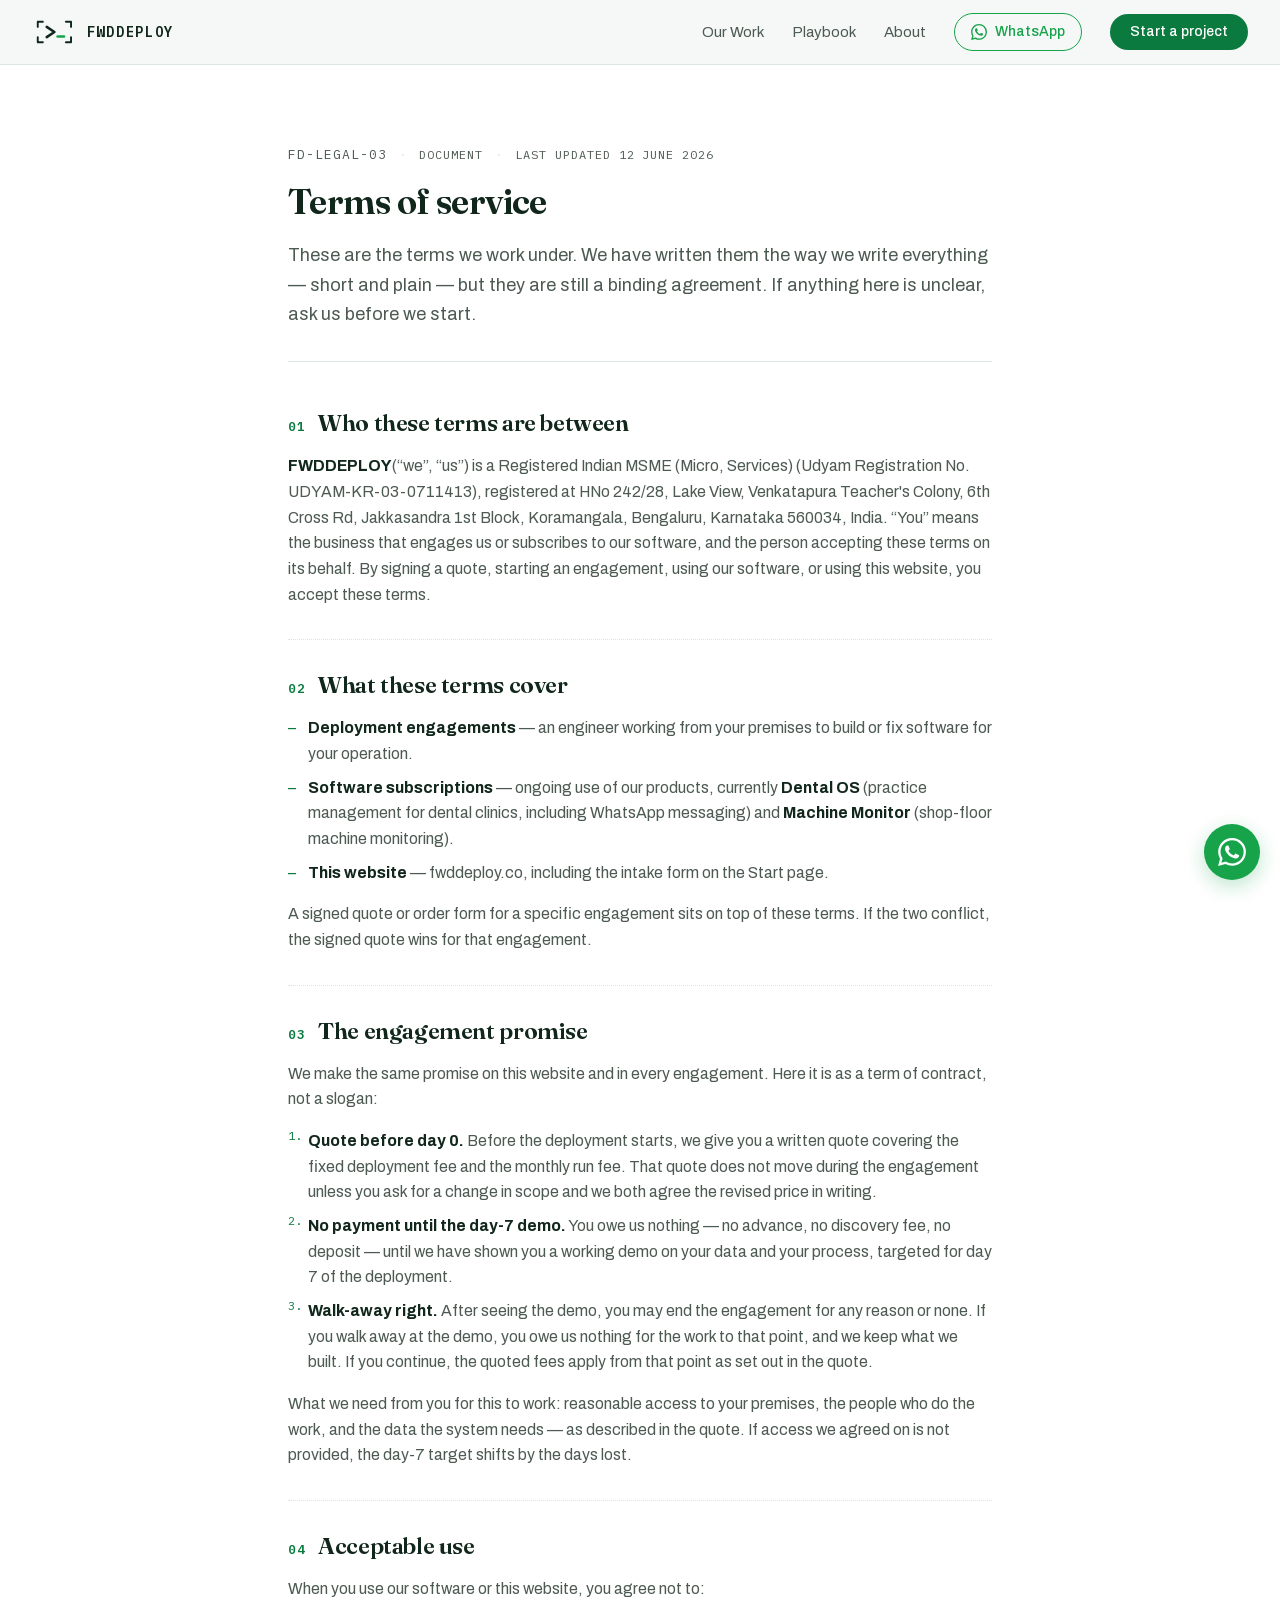
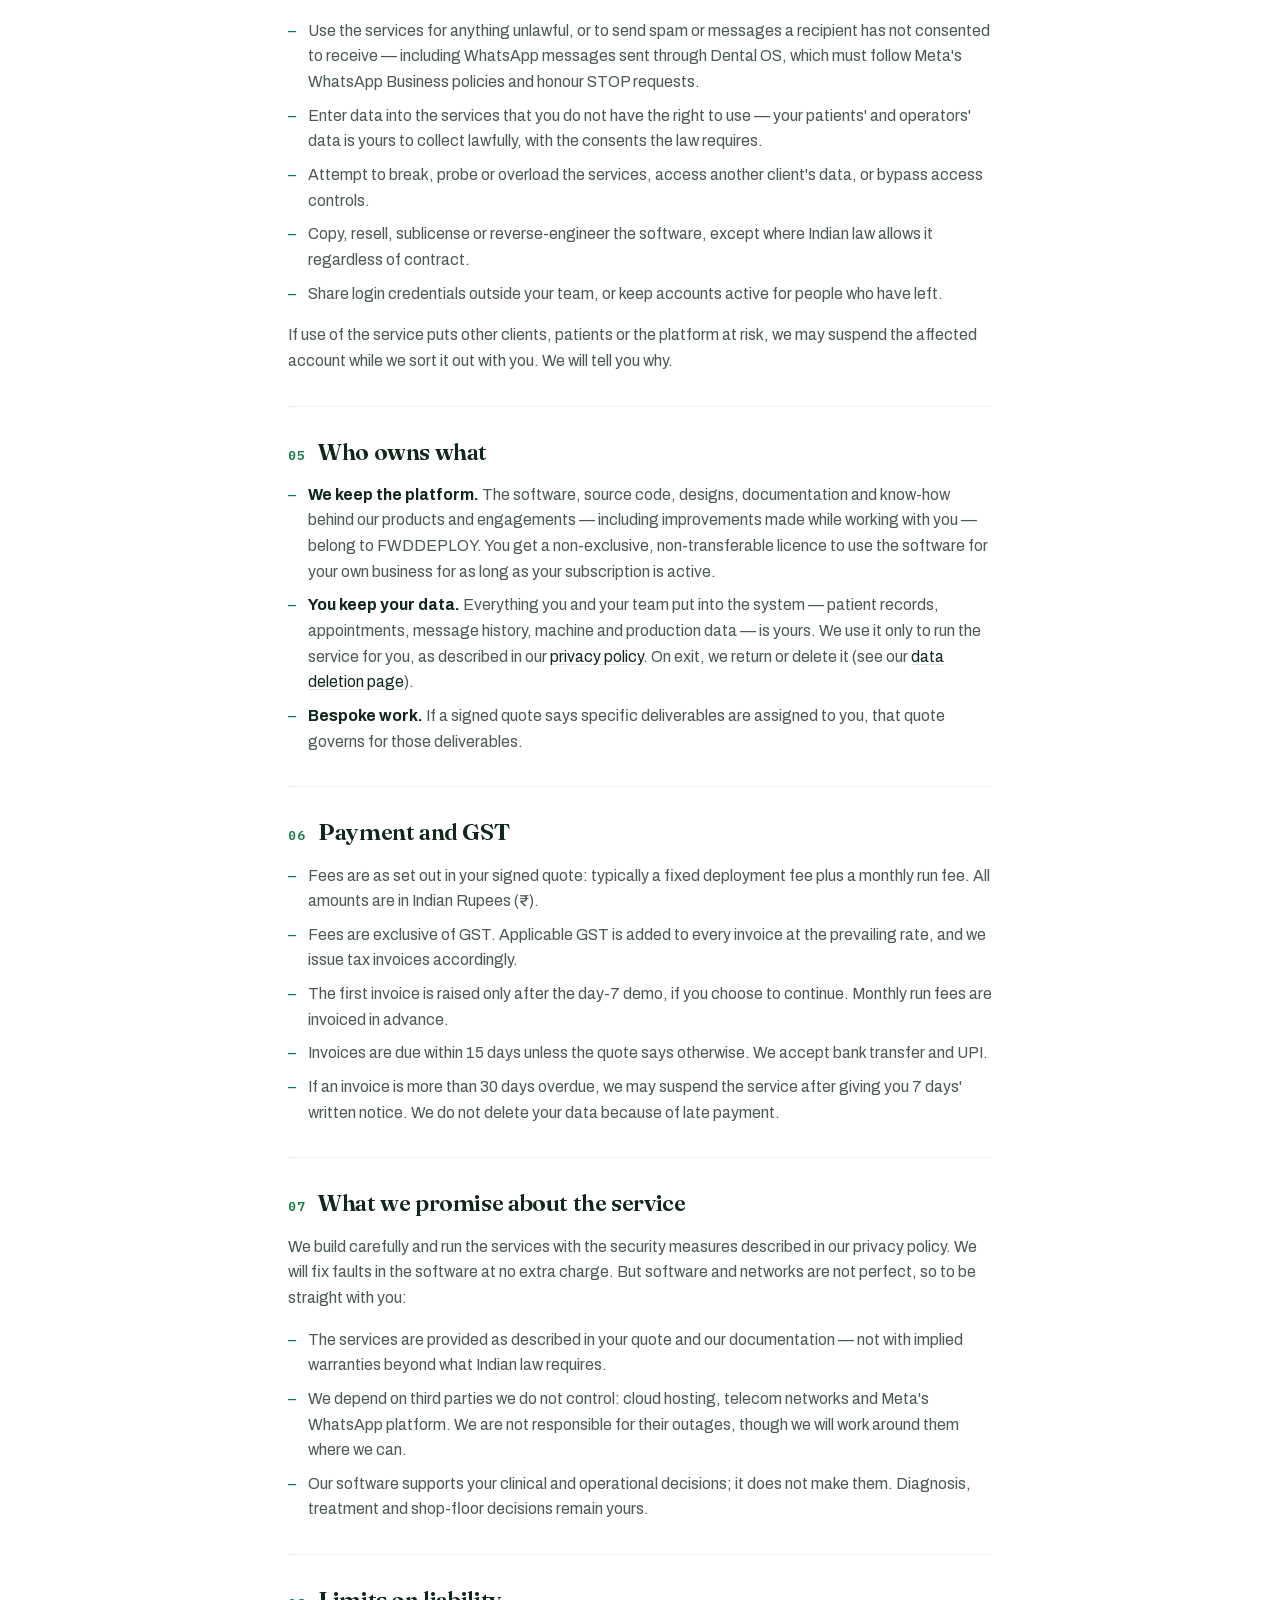
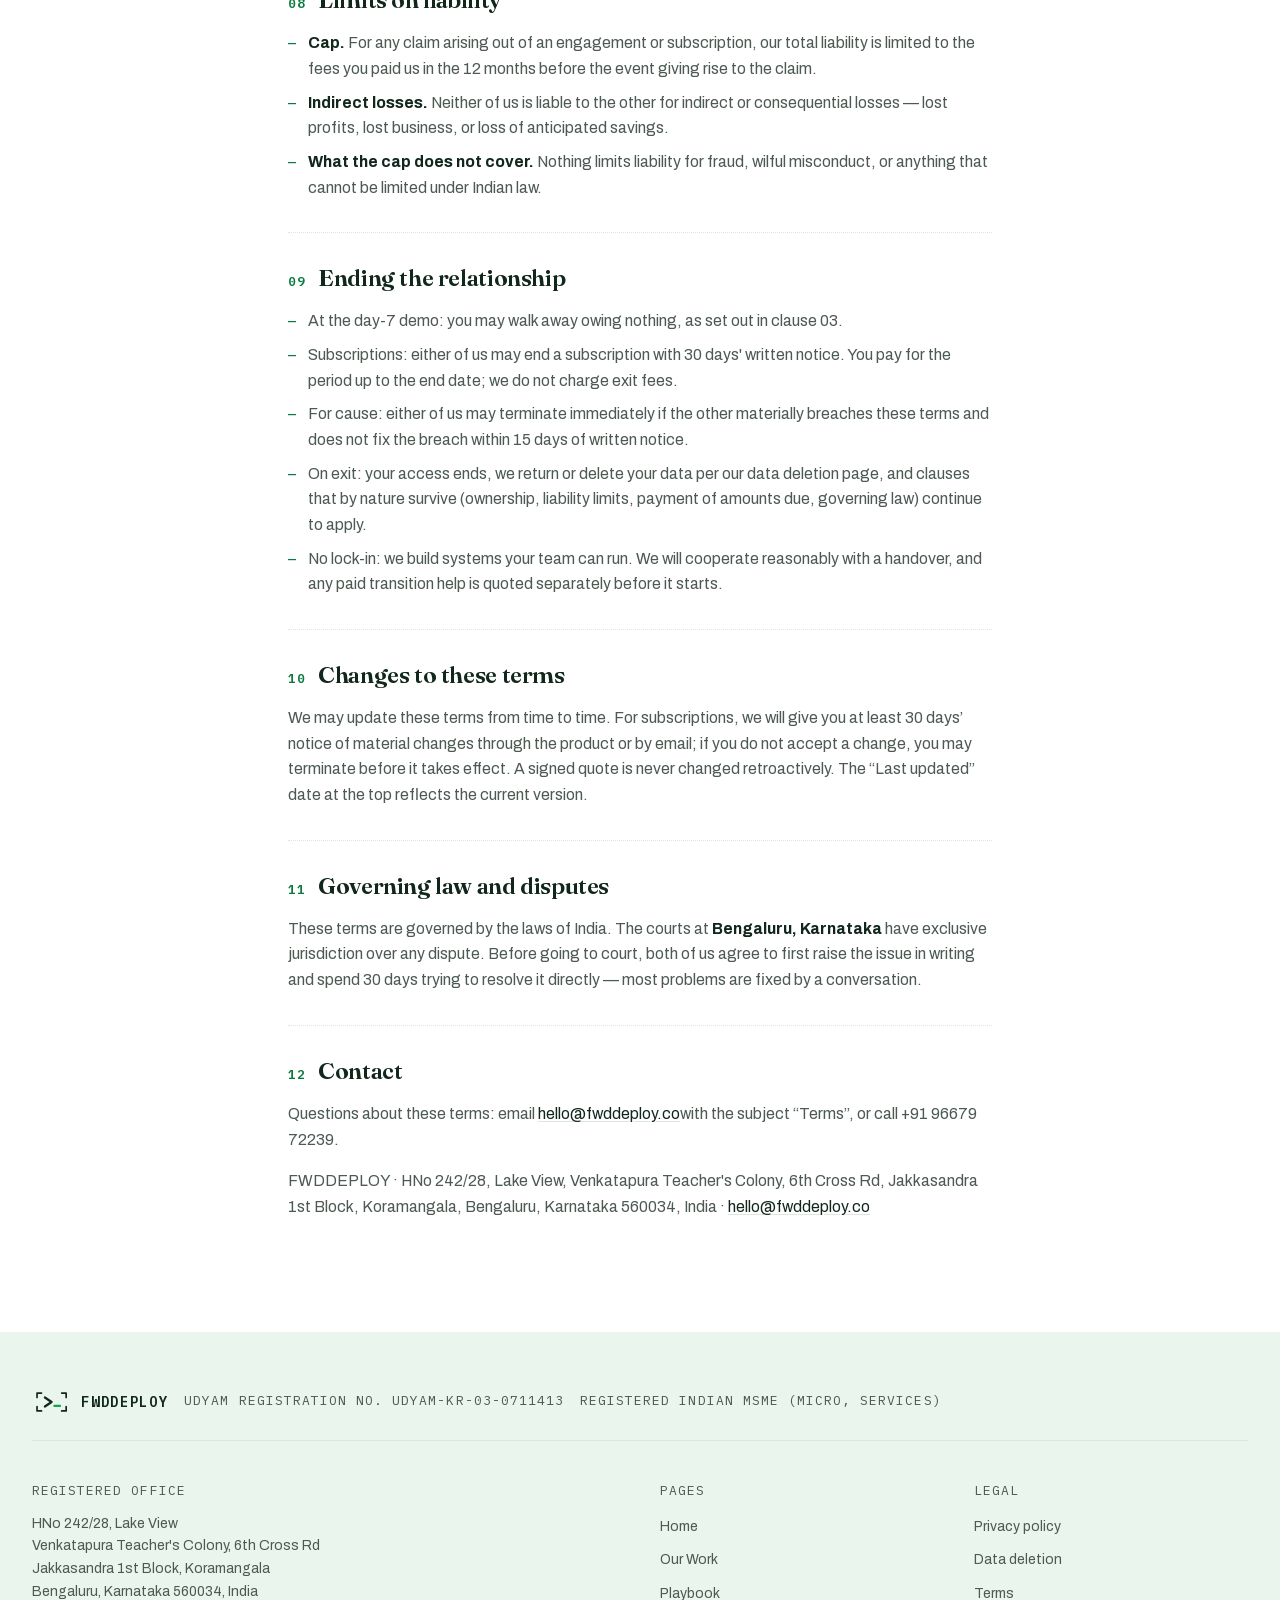
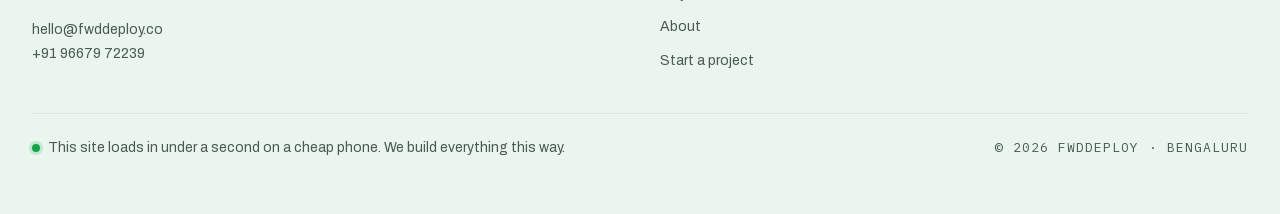
<file: terms/index.html>
<!DOCTYPE html><html lang="en" class="fraunces_c29f612-module__JQ4iGa__variable archivo_c50fddcf-module__xTJHDW__variable ibm_plex_mono_93a398a6-module__Tx7x6q__variable h-full antialiased"><head><meta charSet="utf-8"/><meta name="viewport" content="width=device-width, initial-scale=1"/><meta name="next-size-adjust" content=""/><title>Terms of service — FwdDeploy</title><meta name="description" content="The terms that govern FWDDEPLOY deployment engagements, software subscriptions (Dental OS and Machine Monitor) and the fwddeploy.co website — in plain language."/><meta name="application-name" content="FwdDeploy"/><link rel="manifest" href="/manifest.webmanifest"/><meta property="og:title" content="FwdDeploy — The technical team you never hired."/><meta property="og:description" content="FwdDeploy is a Bengaluru forward-deployed engineering firm. An engineer sits where your work happens, working demo by day 7, production by week 3, results on your numbers by week 8."/><meta property="og:url" content="https://fwddeploy.co"/><meta property="og:site_name" content="FwdDeploy"/><meta property="og:locale" content="en_IN"/><meta property="og:type" content="website"/><meta name="twitter:card" content="summary"/><meta name="twitter:title" content="FwdDeploy — The technical team you never hired."/><meta name="twitter:description" content="FwdDeploy is a Bengaluru forward-deployed engineering firm. An engineer sits where your work happens, working demo by day 7, production by week 3, results on your numbers by week 8."/><link rel="icon" href="/icon.svg?icon.14jp1pmq6gqi2.svg" sizes="any" type="image/svg+xml"/><style id="inlined">

/* /_next/static/chunks/%5Broot-of-the-server%5D__0h_o94b._.css */
/* [next]/internal/font/google/fraunces_c29f612.module.css [app-client] (css) */
@font-face {
  font-family: Fraunces;
  font-style: normal;
  font-weight: 100 900;
  font-display: swap;
  src: url("/_next/static/media/167cd0713aa75522-s.1nzccunaoxsdm.woff2") format("woff2");
  unicode-range: U+102-103, U+110-111, U+128-129, U+168-169, U+1A0-1A1, U+1AF-1B0, U+300-301, U+303-304, U+308-309, U+323, U+329, U+1EA0-1EF9, U+20AB;
}

@font-face {
  font-family: Fraunces;
  font-style: normal;
  font-weight: 100 900;
  font-display: swap;
  src: url("/_next/static/media/e455bcff747f0d5e-s.1wuo3gtslpr33.woff2") format("woff2");
  unicode-range: U+100-2BA, U+2BD-2C5, U+2C7-2CC, U+2CE-2D7, U+2DD-2FF, U+304, U+308, U+329, U+1D00-1DBF, U+1E00-1E9F, U+1EF2-1EFF, U+2020, U+20A0-20AB, U+20AD-20C0, U+2113, U+2C60-2C7F, U+A720-A7FF;
}

@font-face {
  font-family: Fraunces;
  font-style: normal;
  font-weight: 100 900;
  font-display: swap;
  src: url("/_next/static/media/791bf8c4bb753ed6-s.p.0ggqn9ig56u4s.woff2") format("woff2");
  unicode-range: U+??, U+131, U+152-153, U+2BB-2BC, U+2C6, U+2DA, U+2DC, U+304, U+308, U+329, U+2000-206F, U+20AC, U+2122, U+2191, U+2193, U+2212, U+2215, U+FEFF, U+FFFD;
}

@font-face {
  font-family: Fraunces Fallback;
  src: local(Times New Roman);
  ascent-override: 84.71%;
  descent-override: 22.09%;
  line-gap-override: 0.0%;
  size-adjust: 115.45%;
}

.fraunces_c29f612-module__JQ4iGa__className {
  font-family: Fraunces, Fraunces Fallback;
  font-style: normal;
}

.fraunces_c29f612-module__JQ4iGa__variable {
  --font-fraunces: "Fraunces", "Fraunces Fallback";
}

/* [next]/internal/font/google/archivo_c50fddcf.module.css [app-client] (css) */
@font-face {
  font-family: Archivo;
  font-style: normal;
  font-weight: 100 900;
  font-stretch: 100%;
  font-display: swap;
  src: url("/_next/static/media/a2947afc6a06879b-s.1gyfqm5yhhzs7.woff2") format("woff2");
  unicode-range: U+102-103, U+110-111, U+128-129, U+168-169, U+1A0-1A1, U+1AF-1B0, U+300-301, U+303-304, U+308-309, U+323, U+329, U+1EA0-1EF9, U+20AB;
}

@font-face {
  font-family: Archivo;
  font-style: normal;
  font-weight: 100 900;
  font-stretch: 100%;
  font-display: swap;
  src: url("/_next/static/media/651aaf1801011892-s.357dd_6abeqge.woff2") format("woff2");
  unicode-range: U+100-2BA, U+2BD-2C5, U+2C7-2CC, U+2CE-2D7, U+2DD-2FF, U+304, U+308, U+329, U+1D00-1DBF, U+1E00-1E9F, U+1EF2-1EFF, U+2020, U+20A0-20AB, U+20AD-20C0, U+2113, U+2C60-2C7F, U+A720-A7FF;
}

@font-face {
  font-family: Archivo;
  font-style: normal;
  font-weight: 100 900;
  font-stretch: 100%;
  font-display: swap;
  src: url("/_next/static/media/75affa71d1e2f6a7-s.p.17-aodiw50953.woff2") format("woff2");
  unicode-range: U+??, U+131, U+152-153, U+2BB-2BC, U+2C6, U+2DA, U+2DC, U+304, U+308, U+329, U+2000-206F, U+20AC, U+2122, U+2191, U+2193, U+2212, U+2215, U+FEFF, U+FFFD;
}

@font-face {
  font-family: Archivo Fallback;
  src: local(Arial);
  ascent-override: 88.96%;
  descent-override: 21.28%;
  line-gap-override: 0.0%;
  size-adjust: 98.7%;
}

.archivo_c50fddcf-module__xTJHDW__className {
  font-family: Archivo, Archivo Fallback;
  font-style: normal;
}

.archivo_c50fddcf-module__xTJHDW__variable {
  --font-archivo: "Archivo", "Archivo Fallback";
}

/* [next]/internal/font/google/ibm_plex_mono_93a398a6.module.css [app-client] (css) */
@font-face {
  font-family: IBM Plex Mono;
  font-style: normal;
  font-weight: 400;
  font-display: swap;
  src: url("/_next/static/media/e390973e931a41c5-s.0rgnxg2b64rzs.woff2") format("woff2");
  unicode-range: U+460-52F, U+1C80-1C8A, U+20B4, U+2DE0-2DFF, U+A640-A69F, U+FE2E-FE2F;
}

@font-face {
  font-family: IBM Plex Mono;
  font-style: normal;
  font-weight: 400;
  font-display: swap;
  src: url("/_next/static/media/59b15b4bcd7b1eb5-s.2vemzm0itqzfy.woff2") format("woff2");
  unicode-range: U+301, U+400-45F, U+490-491, U+4B0-4B1, U+2116;
}

@font-face {
  font-family: IBM Plex Mono;
  font-style: normal;
  font-weight: 400;
  font-display: swap;
  src: url("/_next/static/media/e532fa1b9921e1cd-s.3cb5lpr2l6xud.woff2") format("woff2");
  unicode-range: U+102-103, U+110-111, U+128-129, U+168-169, U+1A0-1A1, U+1AF-1B0, U+300-301, U+303-304, U+308-309, U+323, U+329, U+1EA0-1EF9, U+20AB;
}

@font-face {
  font-family: IBM Plex Mono;
  font-style: normal;
  font-weight: 400;
  font-display: swap;
  src: url("/_next/static/media/2fe89d53234c61d4-s.1u30mmyq6lnsd.woff2") format("woff2");
  unicode-range: U+100-2BA, U+2BD-2C5, U+2C7-2CC, U+2CE-2D7, U+2DD-2FF, U+304, U+308, U+329, U+1D00-1DBF, U+1E00-1E9F, U+1EF2-1EFF, U+2020, U+20A0-20AB, U+20AD-20C0, U+2113, U+2C60-2C7F, U+A720-A7FF;
}

@font-face {
  font-family: IBM Plex Mono;
  font-style: normal;
  font-weight: 400;
  font-display: swap;
  src: url("/_next/static/media/99e609270109b47d-s.p.40sczeszzbjw1.woff2") format("woff2");
  unicode-range: U+??, U+131, U+152-153, U+2BB-2BC, U+2C6, U+2DA, U+2DC, U+304, U+308, U+329, U+2000-206F, U+20AC, U+2122, U+2191, U+2193, U+2212, U+2215, U+FEFF, U+FFFD;
}

@font-face {
  font-family: IBM Plex Mono;
  font-style: normal;
  font-weight: 500;
  font-display: swap;
  src: url("/_next/static/media/5e05ae5b48faa55e-s.1yd4_i3e35931.woff2") format("woff2");
  unicode-range: U+460-52F, U+1C80-1C8A, U+20B4, U+2DE0-2DFF, U+A640-A69F, U+FE2E-FE2F;
}

@font-face {
  font-family: IBM Plex Mono;
  font-style: normal;
  font-weight: 500;
  font-display: swap;
  src: url("/_next/static/media/a7afbb44bec2bb18-s.1qc6dx89jd2qv.woff2") format("woff2");
  unicode-range: U+301, U+400-45F, U+490-491, U+4B0-4B1, U+2116;
}

@font-face {
  font-family: IBM Plex Mono;
  font-style: normal;
  font-weight: 500;
  font-display: swap;
  src: url("/_next/static/media/02263ebadd758ea4-s.29yke99gs9qpn.woff2") format("woff2");
  unicode-range: U+102-103, U+110-111, U+128-129, U+168-169, U+1A0-1A1, U+1AF-1B0, U+300-301, U+303-304, U+308-309, U+323, U+329, U+1EA0-1EF9, U+20AB;
}

@font-face {
  font-family: IBM Plex Mono;
  font-style: normal;
  font-weight: 500;
  font-display: swap;
  src: url("/_next/static/media/68757d6cddeff913-s.1i-sca43-qwng.woff2") format("woff2");
  unicode-range: U+100-2BA, U+2BD-2C5, U+2C7-2CC, U+2CE-2D7, U+2DD-2FF, U+304, U+308, U+329, U+1D00-1DBF, U+1E00-1E9F, U+1EF2-1EFF, U+2020, U+20A0-20AB, U+20AD-20C0, U+2113, U+2C60-2C7F, U+A720-A7FF;
}

@font-face {
  font-family: IBM Plex Mono;
  font-style: normal;
  font-weight: 500;
  font-display: swap;
  src: url("/_next/static/media/effe91970fc4db64-s.p.0oace-s_gkfks.woff2") format("woff2");
  unicode-range: U+??, U+131, U+152-153, U+2BB-2BC, U+2C6, U+2DA, U+2DC, U+304, U+308, U+329, U+2000-206F, U+20AC, U+2122, U+2191, U+2193, U+2212, U+2215, U+FEFF, U+FFFD;
}

@font-face {
  font-family: IBM Plex Mono;
  font-style: normal;
  font-weight: 600;
  font-display: swap;
  src: url("/_next/static/media/6ff74e33ebd7bca3-s.352ti9pm7m6qh.woff2") format("woff2");
  unicode-range: U+460-52F, U+1C80-1C8A, U+20B4, U+2DE0-2DFF, U+A640-A69F, U+FE2E-FE2F;
}

@font-face {
  font-family: IBM Plex Mono;
  font-style: normal;
  font-weight: 600;
  font-display: swap;
  src: url("/_next/static/media/1a69062cfe6f77f8-s.0o-3_g79811ob.woff2") format("woff2");
  unicode-range: U+301, U+400-45F, U+490-491, U+4B0-4B1, U+2116;
}

@font-face {
  font-family: IBM Plex Mono;
  font-style: normal;
  font-weight: 600;
  font-display: swap;
  src: url("/_next/static/media/9a4838fcda0d1bca-s.0ngr-xkgqz1kf.woff2") format("woff2");
  unicode-range: U+102-103, U+110-111, U+128-129, U+168-169, U+1A0-1A1, U+1AF-1B0, U+300-301, U+303-304, U+308-309, U+323, U+329, U+1EA0-1EF9, U+20AB;
}

@font-face {
  font-family: IBM Plex Mono;
  font-style: normal;
  font-weight: 600;
  font-display: swap;
  src: url("/_next/static/media/2e95a7d252b9825a-s.15orukf5wyxb5.woff2") format("woff2");
  unicode-range: U+100-2BA, U+2BD-2C5, U+2C7-2CC, U+2CE-2D7, U+2DD-2FF, U+304, U+308, U+329, U+1D00-1DBF, U+1E00-1E9F, U+1EF2-1EFF, U+2020, U+20A0-20AB, U+20AD-20C0, U+2113, U+2C60-2C7F, U+A720-A7FF;
}

@font-face {
  font-family: IBM Plex Mono;
  font-style: normal;
  font-weight: 600;
  font-display: swap;
  src: url("/_next/static/media/23b7a97ae3b5c134-s.p.226pwps5o-gq_.woff2") format("woff2");
  unicode-range: U+??, U+131, U+152-153, U+2BB-2BC, U+2C6, U+2DA, U+2DC, U+304, U+308, U+329, U+2000-206F, U+20AC, U+2122, U+2191, U+2193, U+2212, U+2215, U+FEFF, U+FFFD;
}

@font-face {
  font-family: IBM Plex Mono Fallback;
  src: local(Arial);
  ascent-override: 76.16%;
  descent-override: 20.43%;
  line-gap-override: 0.0%;
  size-adjust: 134.59%;
}

.ibm_plex_mono_93a398a6-module__Tx7x6q__className {
  font-family: IBM Plex Mono, IBM Plex Mono Fallback;
  font-style: normal;
}

.ibm_plex_mono_93a398a6-module__Tx7x6q__variable {
  --font-plex-mono: "IBM Plex Mono", "IBM Plex Mono Fallback";
}

/* [project]/app/globals.css [app-client] (css) */
@layer properties {
  @supports (((-webkit-hyphens: none)) and (not (margin-trim: inline))) or ((-moz-orient: inline) and (not (color: rgb(from red r g b)))) {
    *, :before, :after, ::backdrop {
      --tw-space-y-reverse: 0;
      --tw-divide-y-reverse: 0;
      --tw-border-style: solid;
      --tw-leading: initial;
      --tw-font-weight: initial;
      --tw-tracking: initial;
      --tw-ordinal: initial;
      --tw-slashed-zero: initial;
      --tw-numeric-figure: initial;
      --tw-numeric-spacing: initial;
      --tw-numeric-fraction: initial;
      --tw-shadow: 0 0 #0000;
      --tw-shadow-color: initial;
      --tw-shadow-alpha: 100%;
      --tw-inset-shadow: 0 0 #0000;
      --tw-inset-shadow-color: initial;
      --tw-inset-shadow-alpha: 100%;
      --tw-ring-color: initial;
      --tw-ring-shadow: 0 0 #0000;
      --tw-inset-ring-color: initial;
      --tw-inset-ring-shadow: 0 0 #0000;
      --tw-ring-inset: initial;
      --tw-ring-offset-width: 0px;
      --tw-ring-offset-color: #fff;
      --tw-ring-offset-shadow: 0 0 #0000;
      --tw-backdrop-blur: initial;
      --tw-backdrop-brightness: initial;
      --tw-backdrop-contrast: initial;
      --tw-backdrop-grayscale: initial;
      --tw-backdrop-hue-rotate: initial;
      --tw-backdrop-invert: initial;
      --tw-backdrop-opacity: initial;
      --tw-backdrop-saturate: initial;
      --tw-backdrop-sepia: initial;
      --tw-duration: initial;
      --tw-translate-x: 0;
      --tw-translate-y: 0;
      --tw-translate-z: 0;
      --tw-content: "";
      --tw-scale-x: 1;
      --tw-scale-y: 1;
      --tw-scale-z: 1;
      --tw-outline-style: solid;
    }
  }
}

@layer theme {
  :root, :host {
    --font-sans: ui-sans-serif, system-ui, sans-serif, "Apple Color Emoji",
      "Segoe UI Emoji", "Segoe UI Symbol", "Noto Color Emoji";
    --font-mono: var(--font-plex-mono), "IBM Plex Mono", ui-monospace, monospace;
    --color-white: #fff;
    --spacing: .25rem;
    --container-xl: 36rem;
    --container-2xl: 42rem;
    --container-3xl: 48rem;
    --container-4xl: 56rem;
    --container-6xl: 72rem;
    --text-xs: .75rem;
    --text-xs--line-height: calc(1 / .75);
    --text-sm: .875rem;
    --text-sm--line-height: calc(1.25 / .875);
    --text-base: 1rem;
    --text-base--line-height: calc(1.5 / 1);
    --text-lg: 1.125rem;
    --text-lg--line-height: calc(1.75 / 1.125);
    --text-xl: 1.25rem;
    --text-xl--line-height: calc(1.75 / 1.25);
    --text-2xl: 1.5rem;
    --text-2xl--line-height: calc(2 / 1.5);
    --text-3xl: 1.875rem;
    --text-3xl--line-height: calc(2.25 / 1.875);
    --text-4xl: 2.25rem;
    --text-4xl--line-height: calc(2.5 / 2.25);
    --text-5xl: 3rem;
    --text-5xl--line-height: 1;
    --text-6xl: 3.75rem;
    --text-6xl--line-height: 1;
    --font-weight-medium: 500;
    --font-weight-semibold: 600;
    --tracking-normal: 0em;
    --leading-tight: 1.25;
    --leading-snug: 1.375;
    --leading-relaxed: 1.625;
    --radius-xl: .75rem;
    --blur-sm: 8px;
    --default-transition-duration: .15s;
    --default-transition-timing-function: cubic-bezier(.4, 0, .2, 1);
    --default-font-family: var(--font-sans);
    --default-mono-font-family: var(--font-mono);
    --color-bg: #fff;
    --color-tint: #eef4f0;
    --color-ink: #11271c;
    --color-ink-soft: #4c5a52;
    --color-primary: #0b7a3f;
    --color-accent: #0b7a3f;
    --color-dark: #0c3b24;
    --color-line: #dde6e0;
    --color-run: #16a34a;
    --color-signal: #b8770c;
    --color-down: #c0392b;
    --color-stamp: #0b7a3f;
    --color-surface: #f4f8f5;
    --color-paper: #f4f8f5;
    --color-paper-raised: #fff;
    --color-paper-deep: #eef4f0;
    --color-warm-wash: #fff;
    --color-line-warm: #d3ded7;
    --color-ink-soft-strong: #34433b;
    --font-display: var(--font-fraunces), "Fraunces", Georgia, serif;
    --font-body: var(--font-archivo), "Archivo", system-ui, sans-serif;
  }
}

@layer base {
  *, :after, :before, ::backdrop {
    box-sizing: border-box;
    border: 0 solid;
    margin: 0;
    padding: 0;
  }

  ::file-selector-button {
    box-sizing: border-box;
    border: 0 solid;
    margin: 0;
    padding: 0;
  }

  html, :host {
    -webkit-text-size-adjust: 100%;
    tab-size: 4;
    line-height: 1.5;
    font-family: var(--default-font-family, ui-sans-serif, system-ui, sans-serif, "Apple Color Emoji", "Segoe UI Emoji", "Segoe UI Symbol", "Noto Color Emoji");
    font-feature-settings: var(--default-font-feature-settings, normal);
    font-variation-settings: var(--default-font-variation-settings, normal);
    -webkit-tap-highlight-color: transparent;
  }

  hr {
    height: 0;
    color: inherit;
    border-top-width: 1px;
  }

  abbr:where([title]) {
    -webkit-text-decoration: underline dotted;
    text-decoration: underline dotted;
  }

  h1, h2, h3, h4, h5, h6 {
    font-size: inherit;
    font-weight: inherit;
  }

  a {
    color: inherit;
    -webkit-text-decoration: inherit;
    -webkit-text-decoration: inherit;
    text-decoration: inherit;
  }

  b, strong {
    font-weight: bolder;
  }

  code, kbd, samp, pre {
    font-family: var(--default-mono-font-family, ui-monospace, SFMono-Regular, Menlo, Monaco, Consolas, "Liberation Mono", "Courier New", monospace);
    font-feature-settings: var(--default-mono-font-feature-settings, normal);
    font-variation-settings: var(--default-mono-font-variation-settings, normal);
    font-size: 1em;
  }

  small {
    font-size: 80%;
  }

  sub, sup {
    vertical-align: baseline;
    font-size: 75%;
    line-height: 0;
    position: relative;
  }

  sub {
    bottom: -.25em;
  }

  sup {
    top: -.5em;
  }

  table {
    text-indent: 0;
    border-color: inherit;
    border-collapse: collapse;
  }

  :-moz-focusring {
    outline: auto;
  }

  progress {
    vertical-align: baseline;
  }

  summary {
    display: list-item;
  }

  ol, ul, menu {
    list-style: none;
  }

  img, svg, video, canvas, audio, iframe, embed, object {
    vertical-align: middle;
    display: block;
  }

  img, video {
    max-width: 100%;
    height: auto;
  }

  button, input, select, optgroup, textarea {
    font: inherit;
    font-feature-settings: inherit;
    font-variation-settings: inherit;
    letter-spacing: inherit;
    color: inherit;
    opacity: 1;
    background-color: #0000;
    border-radius: 0;
  }

  ::file-selector-button {
    font: inherit;
    font-feature-settings: inherit;
    font-variation-settings: inherit;
    letter-spacing: inherit;
    color: inherit;
    opacity: 1;
    background-color: #0000;
    border-radius: 0;
  }

  :where(select:is([multiple], [size])) optgroup {
    font-weight: bolder;
  }

  :where(select:is([multiple], [size])) optgroup option {
    padding-inline-start: 20px;
  }

  ::file-selector-button {
    margin-inline-end: 4px;
  }

  ::placeholder {
    opacity: 1;
  }

  @supports (not ((-webkit-appearance: -apple-pay-button))) or (contain-intrinsic-size: 1px) {
    ::placeholder {
      color: currentColor;
    }

    @supports (color: color-mix(in lab, red, red)) {
      ::placeholder {
        color: color-mix(in oklab, currentcolor 50%, transparent);
      }
    }
  }

  textarea {
    resize: vertical;
  }

  ::-webkit-search-decoration {
    -webkit-appearance: none;
  }

  ::-webkit-date-and-time-value {
    min-height: 1lh;
    text-align: inherit;
  }

  ::-webkit-datetime-edit {
    display: inline-flex;
  }

  ::-webkit-datetime-edit-fields-wrapper {
    padding: 0;
  }

  ::-webkit-datetime-edit {
    padding-block: 0;
  }

  ::-webkit-datetime-edit-year-field {
    padding-block: 0;
  }

  ::-webkit-datetime-edit-month-field {
    padding-block: 0;
  }

  ::-webkit-datetime-edit-day-field {
    padding-block: 0;
  }

  ::-webkit-datetime-edit-hour-field {
    padding-block: 0;
  }

  ::-webkit-datetime-edit-minute-field {
    padding-block: 0;
  }

  ::-webkit-datetime-edit-second-field {
    padding-block: 0;
  }

  ::-webkit-datetime-edit-millisecond-field {
    padding-block: 0;
  }

  ::-webkit-datetime-edit-meridiem-field {
    padding-block: 0;
  }

  ::-webkit-calendar-picker-indicator {
    line-height: 1;
  }

  :-moz-ui-invalid {
    box-shadow: none;
  }

  button, input:where([type="button"], [type="reset"], [type="submit"]) {
    appearance: button;
  }

  ::file-selector-button {
    appearance: button;
  }

  ::-webkit-inner-spin-button {
    height: auto;
  }

  ::-webkit-outer-spin-button {
    height: auto;
  }

  [hidden]:where(:not([hidden="until-found"])) {
    display: none !important;
  }
}

@layer components;

@layer utilities {
  .sr-only {
    clip-path: inset(50%);
    white-space: nowrap;
    border-width: 0;
    width: 1px;
    height: 1px;
    margin: -1px;
    padding: 0;
    position: absolute;
    overflow: hidden;
  }

  .absolute {
    position: absolute;
  }

  .fixed {
    position: fixed;
  }

  .paper-grain, .relative {
    position: relative;
  }

  .sticky {
    position: sticky;
  }

  .inset-x-0 {
    inset-inline: calc(var(--spacing) * 0);
  }

  .top-0 {
    top: calc(var(--spacing) * 0);
  }

  .top-20 {
    top: calc(var(--spacing) * 20);
  }

  .top-\[1\.1875rem\] {
    top: 1.1875rem;
  }

  .top-full {
    top: 100%;
  }

  .right-0 {
    right: calc(var(--spacing) * 0);
  }

  .right-4 {
    right: calc(var(--spacing) * 4);
  }

  .right-5 {
    right: calc(var(--spacing) * 5);
  }

  .bottom-5 {
    bottom: calc(var(--spacing) * 5);
  }

  .left-0 {
    left: calc(var(--spacing) * 0);
  }

  .z-10 {
    z-index: 10;
  }

  .z-40 {
    z-index: 40;
  }

  .z-50 {
    z-index: 50;
  }

  .z-\[1\] {
    z-index: 1;
  }

  .container {
    width: 100%;
  }

  @media (min-width: 40rem) {
    .container {
      max-width: 40rem;
    }
  }

  @media (min-width: 48rem) {
    .container {
      max-width: 48rem;
    }
  }

  @media (min-width: 64rem) {
    .container {
      max-width: 64rem;
    }
  }

  @media (min-width: 80rem) {
    .container {
      max-width: 80rem;
    }
  }

  @media (min-width: 96rem) {
    .container {
      max-width: 96rem;
    }
  }

  .m-0 {
    margin: calc(var(--spacing) * 0);
  }

  .mx-auto {
    margin-inline: auto;
  }

  .my-4 {
    margin-block: calc(var(--spacing) * 4);
  }

  .mt-0\.5 {
    margin-top: calc(var(--spacing) * .5);
  }

  .mt-1 {
    margin-top: calc(var(--spacing) * 1);
  }

  .mt-1\.5 {
    margin-top: calc(var(--spacing) * 1.5);
  }

  .mt-2 {
    margin-top: calc(var(--spacing) * 2);
  }

  .mt-3 {
    margin-top: calc(var(--spacing) * 3);
  }

  .mt-4 {
    margin-top: calc(var(--spacing) * 4);
  }

  .mt-5 {
    margin-top: calc(var(--spacing) * 5);
  }

  .mt-6 {
    margin-top: calc(var(--spacing) * 6);
  }

  .mt-7 {
    margin-top: calc(var(--spacing) * 7);
  }

  .mt-8 {
    margin-top: calc(var(--spacing) * 8);
  }

  .mt-9 {
    margin-top: calc(var(--spacing) * 9);
  }

  .mt-10 {
    margin-top: calc(var(--spacing) * 10);
  }

  .mt-12 {
    margin-top: calc(var(--spacing) * 12);
  }

  .mt-14 {
    margin-top: calc(var(--spacing) * 14);
  }

  .mt-16 {
    margin-top: calc(var(--spacing) * 16);
  }

  .mt-auto {
    margin-top: auto;
  }

  .mb-2 {
    margin-bottom: calc(var(--spacing) * 2);
  }

  .mb-3 {
    margin-bottom: calc(var(--spacing) * 3);
  }

  .mb-4 {
    margin-bottom: calc(var(--spacing) * 4);
  }

  .mb-5 {
    margin-bottom: calc(var(--spacing) * 5);
  }

  .mb-6 {
    margin-bottom: calc(var(--spacing) * 6);
  }

  .mb-8 {
    margin-bottom: calc(var(--spacing) * 8);
  }

  .num-chip {
    background-color: var(--color-primary);
    color: #fff;
    width: 2.375rem;
    height: 2.375rem;
    font-family: var(--font-mono);
    border-radius: 4px;
    flex-shrink: 0;
    justify-content: center;
    align-items: center;
    font-size: .875rem;
    font-weight: 600;
    display: flex;
  }

  .status-dot {
    border-radius: 9999px;
    flex-shrink: 0;
    width: .5rem;
    height: .5rem;
    display: inline-block;
  }

  .stamp {
    font-family: var(--font-mono);
    letter-spacing: .14em;
    text-transform: uppercase;
    color: var(--color-stamp);
    border: 1.5px solid var(--color-stamp);
    outline: 1px solid #0b7a3f59;
    font-size: .6875rem;
    font-weight: 600;
    display: inline-block;
  }

  @supports (color: color-mix(in lab, red, red)) {
    .stamp {
      outline: 1px solid color-mix(in srgb, var(--color-stamp) 35%, transparent);
    }
  }

  .stamp {
    outline-offset: 2px;
    opacity: .92;
    border-radius: 2px;
    padding: .2em .55em;
    transform: rotate(-2.5deg);
    -webkit-mask-image: radial-gradient(120% 100% at 48% 52%, #000 62%, #000000d1 100%);
    mask-image: radial-gradient(120% 100% at 48% 52%, #000 62%, #000000d1 100%);
  }

  .kicker {
    font-family: var(--font-mono);
    letter-spacing: .08em;
    text-transform: uppercase;
    color: var(--color-ink-soft);
    background-color: var(--color-surface);
    border: 1px solid var(--color-line);
    border-radius: 9999px;
    align-items: center;
    gap: .5rem;
    padding: .4em .9em;
    font-size: .6875rem;
    display: inline-flex;
  }

  .block {
    display: block;
  }

  .flex {
    display: flex;
  }

  .grid {
    display: grid;
  }

  .hidden {
    display: none;
  }

  .inline {
    display: inline;
  }

  .inline-block {
    display: inline-block;
  }

  .inline-flex {
    display: inline-flex;
  }

  .table {
    display: table;
  }

  .h-1\.5 {
    height: calc(var(--spacing) * 1.5);
  }

  .h-3 {
    height: calc(var(--spacing) * 3);
  }

  .h-4 {
    height: calc(var(--spacing) * 4);
  }

  .h-7 {
    height: calc(var(--spacing) * 7);
  }

  .h-8 {
    height: calc(var(--spacing) * 8);
  }

  .h-14 {
    height: calc(var(--spacing) * 14);
  }

  .h-16 {
    height: calc(var(--spacing) * 16);
  }

  .h-full {
    height: 100%;
  }

  .h-px {
    height: 1px;
  }

  .min-h-40 {
    min-height: calc(var(--spacing) * 40);
  }

  .min-h-full {
    min-height: 100%;
  }

  .w-4 {
    width: calc(var(--spacing) * 4);
  }

  .w-7 {
    width: calc(var(--spacing) * 7);
  }

  .w-14 {
    width: calc(var(--spacing) * 14);
  }

  .w-20 {
    width: calc(var(--spacing) * 20);
  }

  .w-36 {
    width: calc(var(--spacing) * 36);
  }

  .w-44 {
    width: calc(var(--spacing) * 44);
  }

  .w-auto {
    width: auto;
  }

  .w-full {
    width: 100%;
  }

  .w-px {
    width: 1px;
  }

  .max-w-2xl {
    max-width: var(--container-2xl);
  }

  .max-w-3xl {
    max-width: var(--container-3xl);
  }

  .max-w-4xl {
    max-width: var(--container-4xl);
  }

  .max-w-6xl {
    max-width: var(--container-6xl);
  }

  .max-w-\[15ch\] {
    max-width: 15ch;
  }

  .max-w-\[26ch\] {
    max-width: 26ch;
  }

  .max-w-\[28ch\] {
    max-width: 28ch;
  }

  .max-w-\[88\%\] {
    max-width: 88%;
  }

  .max-w-\[1680px\] {
    max-width: 1680px;
  }

  .max-w-xl {
    max-width: var(--container-xl);
  }

  .signoff-line {
    border-bottom: 1px solid var(--color-ink-soft);
    min-width: 10rem;
  }

  .min-w-0 {
    min-width: calc(var(--spacing) * 0);
  }

  .min-w-4 {
    min-width: calc(var(--spacing) * 4);
  }

  .min-w-28 {
    min-width: calc(var(--spacing) * 28);
  }

  .min-w-36 {
    min-width: calc(var(--spacing) * 36);
  }

  .flex-1 {
    flex: 1;
  }

  .shrink-0 {
    flex-shrink: 0;
  }

  .grow {
    flex-grow: 1;
  }

  .dot-pulse {
    animation: 2.4s ease-in-out infinite dot-pulse;
  }

  .load-reveal {
    animation: .7s cubic-bezier(.22, 1, .36, 1) both load-reveal;
  }

  .cursor-pointer {
    cursor: pointer;
  }

  .resize-y {
    resize: vertical;
  }

  .list-none {
    list-style-type: none;
  }

  .appearance-none {
    appearance: none;
  }

  .auto-rows-fr {
    grid-auto-rows: minmax(0, 1fr);
  }

  .grid-cols-1 {
    grid-template-columns: repeat(1, minmax(0, 1fr));
  }

  .grid-cols-2 {
    grid-template-columns: repeat(2, minmax(0, 1fr));
  }

  .flex-col {
    flex-direction: column;
  }

  .flex-wrap {
    flex-wrap: wrap;
  }

  .items-baseline {
    align-items: baseline;
  }

  .items-center {
    align-items: center;
  }

  .items-end {
    align-items: flex-end;
  }

  .items-start {
    align-items: flex-start;
  }

  .items-stretch {
    align-items: stretch;
  }

  .justify-between {
    justify-content: space-between;
  }

  .justify-center {
    justify-content: center;
  }

  .justify-end {
    justify-content: flex-end;
  }

  .justify-start {
    justify-content: flex-start;
  }

  .gap-1 {
    gap: calc(var(--spacing) * 1);
  }

  .gap-1\.5 {
    gap: calc(var(--spacing) * 1.5);
  }

  .gap-2 {
    gap: calc(var(--spacing) * 2);
  }

  .gap-2\.5 {
    gap: calc(var(--spacing) * 2.5);
  }

  .gap-3 {
    gap: calc(var(--spacing) * 3);
  }

  .gap-4 {
    gap: calc(var(--spacing) * 4);
  }

  .gap-5 {
    gap: calc(var(--spacing) * 5);
  }

  .gap-6 {
    gap: calc(var(--spacing) * 6);
  }

  .gap-7 {
    gap: calc(var(--spacing) * 7);
  }

  .gap-10 {
    gap: calc(var(--spacing) * 10);
  }

  :where(.space-y-1 > :not(:last-child)) {
    --tw-space-y-reverse: 0;
    margin-block-start: calc(calc(var(--spacing) * 1) * var(--tw-space-y-reverse));
    margin-block-end: calc(calc(var(--spacing) * 1) * calc(1 - var(--tw-space-y-reverse)));
  }

  :where(.space-y-2 > :not(:last-child)) {
    --tw-space-y-reverse: 0;
    margin-block-start: calc(calc(var(--spacing) * 2) * var(--tw-space-y-reverse));
    margin-block-end: calc(calc(var(--spacing) * 2) * calc(1 - var(--tw-space-y-reverse)));
  }

  :where(.space-y-2\.5 > :not(:last-child)) {
    --tw-space-y-reverse: 0;
    margin-block-start: calc(calc(var(--spacing) * 2.5) * var(--tw-space-y-reverse));
    margin-block-end: calc(calc(var(--spacing) * 2.5) * calc(1 - var(--tw-space-y-reverse)));
  }

  :where(.space-y-4 > :not(:last-child)) {
    --tw-space-y-reverse: 0;
    margin-block-start: calc(calc(var(--spacing) * 4) * var(--tw-space-y-reverse));
    margin-block-end: calc(calc(var(--spacing) * 4) * calc(1 - var(--tw-space-y-reverse)));
  }

  :where(.space-y-5 > :not(:last-child)) {
    --tw-space-y-reverse: 0;
    margin-block-start: calc(calc(var(--spacing) * 5) * var(--tw-space-y-reverse));
    margin-block-end: calc(calc(var(--spacing) * 5) * calc(1 - var(--tw-space-y-reverse)));
  }

  :where(.space-y-10 > :not(:last-child)) {
    --tw-space-y-reverse: 0;
    margin-block-start: calc(calc(var(--spacing) * 10) * var(--tw-space-y-reverse));
    margin-block-end: calc(calc(var(--spacing) * 10) * calc(1 - var(--tw-space-y-reverse)));
  }

  .gap-x-2 {
    column-gap: calc(var(--spacing) * 2);
  }

  .gap-x-3 {
    column-gap: calc(var(--spacing) * 3);
  }

  .gap-x-4 {
    column-gap: calc(var(--spacing) * 4);
  }

  .gap-x-5 {
    column-gap: calc(var(--spacing) * 5);
  }

  .gap-x-6 {
    column-gap: calc(var(--spacing) * 6);
  }

  .gap-x-7 {
    column-gap: calc(var(--spacing) * 7);
  }

  .gap-x-8 {
    column-gap: calc(var(--spacing) * 8);
  }

  .gap-x-10 {
    column-gap: calc(var(--spacing) * 10);
  }

  .gap-x-12 {
    column-gap: calc(var(--spacing) * 12);
  }

  .gap-x-14 {
    column-gap: calc(var(--spacing) * 14);
  }

  .gap-y-0\.5 {
    row-gap: calc(var(--spacing) * .5);
  }

  .gap-y-1 {
    row-gap: calc(var(--spacing) * 1);
  }

  .gap-y-1\.5 {
    row-gap: calc(var(--spacing) * 1.5);
  }

  .gap-y-2 {
    row-gap: calc(var(--spacing) * 2);
  }

  .gap-y-3 {
    row-gap: calc(var(--spacing) * 3);
  }

  .gap-y-4 {
    row-gap: calc(var(--spacing) * 4);
  }

  .gap-y-5 {
    row-gap: calc(var(--spacing) * 5);
  }

  .gap-y-6 {
    row-gap: calc(var(--spacing) * 6);
  }

  .gap-y-10 {
    row-gap: calc(var(--spacing) * 10);
  }

  :where(.divide-y > :not(:last-child)) {
    --tw-divide-y-reverse: 0;
    border-bottom-style: var(--tw-border-style);
    border-top-style: var(--tw-border-style);
    border-top-width: calc(1px * var(--tw-divide-y-reverse));
    border-bottom-width: calc(1px * calc(1 - var(--tw-divide-y-reverse)));
  }

  :where(.divide-dotted > :not(:last-child)) {
    --tw-border-style: dotted;
    border-style: dotted;
  }

  :where(.divide-line > :not(:last-child)) {
    border-color: var(--color-line);
  }

  .truncate {
    text-overflow: ellipsis;
    white-space: nowrap;
    overflow: hidden;
  }

  .overflow-hidden {
    overflow: hidden;
  }

  .case-card {
    background-color: var(--color-surface);
    border: 1px solid var(--color-line);
    border-radius: 4px;
    text-decoration: none;
    transition: transform .22s cubic-bezier(.22, 1, .36, 1), box-shadow .22s, border-color .22s;
    box-shadow: 0 1px 2px #10271c0a, 0 6px 20px #10271c0f;
  }

  .card-tile {
    background-color: var(--color-surface);
    border: 1px solid var(--color-line);
    border-radius: 4px;
    transition: transform .2s, box-shadow .2s, border-color .2s;
    box-shadow: 0 1px 2px #10271c0a;
  }

  .card-paper {
    background-color: var(--color-surface);
    border: 1px solid var(--color-line);
    border-radius: 4px;
    box-shadow: 0 1px 2px #10271c0a, 0 6px 20px #10271c0f;
  }

  .card-ink {
    background-color: #f4f8f50d;
  }

  @supports (color: color-mix(in lab, red, red)) {
    .card-ink {
      background-color: color-mix(in srgb, var(--color-paper) 5%, transparent);
    }
  }

  .card-ink {
    border: 1px solid #f4f8f529;
  }

  @supports (color: color-mix(in lab, red, red)) {
    .card-ink {
      border: 1px solid color-mix(in srgb, var(--color-paper) 16%, transparent);
    }
  }

  .card-ink {
    border-radius: 4px;
    transition: transform .2s, border-color .2s;
  }

  .rounded {
    border-radius: .25rem;
  }

  .rounded-\[3px\] {
    border-radius: 3px;
  }

  .rounded-\[8px\] {
    border-radius: 8px;
  }

  .rounded-\[10px\] {
    border-radius: 10px;
  }

  .rounded-\[14px\] {
    border-radius: 14px;
  }

  .rounded-full {
    border-radius: 3.40282e38px;
  }

  .rounded-none {
    border-radius: 0;
  }

  .rounded-xl {
    border-radius: var(--radius-xl);
  }

  .rounded-br-\[3px\] {
    border-bottom-right-radius: 3px;
  }

  .rounded-bl-\[3px\] {
    border-bottom-left-radius: 3px;
  }

  .border {
    border-style: var(--tw-border-style);
    border-width: 1px;
  }

  .border-0 {
    border-style: var(--tw-border-style);
    border-width: 0;
  }

  .border-t {
    border-top-style: var(--tw-border-style);
    border-top-width: 1px;
  }

  .border-b {
    border-bottom-style: var(--tw-border-style);
    border-bottom-width: 1px;
  }

  .border-dashed {
    --tw-border-style: dashed;
    border-style: dashed;
  }

  .border-dotted {
    --tw-border-style: dotted;
    border-style: dotted;
  }

  .stamp-ink {
    color: var(--color-ink);
    border-color: var(--color-ink);
    outline-color: #11271c4d;
  }

  @supports (color: color-mix(in lab, red, red)) {
    .stamp-ink {
      outline-color: color-mix(in srgb, var(--color-ink) 30%, transparent);
    }
  }

  .stamp-run {
    color: var(--color-run);
    border-color: var(--color-run);
    outline-color: #16a34a59;
  }

  @supports (color: color-mix(in lab, red, red)) {
    .stamp-run {
      outline-color: color-mix(in srgb, var(--color-run) 35%, transparent);
    }
  }

  .stamp-signal {
    color: var(--color-signal);
    border-color: var(--color-signal);
    outline-color: #b8770c66;
  }

  @supports (color: color-mix(in lab, red, red)) {
    .stamp-signal {
      outline-color: color-mix(in srgb, var(--color-signal) 40%, transparent);
    }
  }

  .border-ink\/30 {
    border-color: #11271c4d;
  }

  @supports (color: color-mix(in lab, red, red)) {
    .border-ink\/30 {
      border-color: color-mix(in oklab, var(--color-ink) 30%, transparent);
    }
  }

  .border-ink\/40 {
    border-color: #11271c66;
  }

  @supports (color: color-mix(in lab, red, red)) {
    .border-ink\/40 {
      border-color: color-mix(in oklab, var(--color-ink) 40%, transparent);
    }
  }

  .border-ink\/45 {
    border-color: #11271c73;
  }

  @supports (color: color-mix(in lab, red, red)) {
    .border-ink\/45 {
      border-color: color-mix(in oklab, var(--color-ink) 45%, transparent);
    }
  }

  .border-line {
    border-color: var(--color-line);
  }

  .border-line-warm {
    border-color: var(--color-line-warm);
  }

  .border-paper\/30 {
    border-color: #f4f8f54d;
  }

  @supports (color: color-mix(in lab, red, red)) {
    .border-paper\/30 {
      border-color: color-mix(in oklab, var(--color-paper) 30%, transparent);
    }
  }

  .border-primary\/45 {
    border-color: #0b7a3f73;
  }

  @supports (color: color-mix(in lab, red, red)) {
    .border-primary\/45 {
      border-color: color-mix(in oklab, var(--color-primary) 45%, transparent);
    }
  }

  .border-run {
    border-color: var(--color-run);
  }

  .border-run\/40 {
    border-color: #16a34a66;
  }

  @supports (color: color-mix(in lab, red, red)) {
    .border-run\/40 {
      border-color: color-mix(in oklab, var(--color-run) 40%, transparent);
    }
  }

  .border-run\/45 {
    border-color: #16a34a73;
  }

  @supports (color: color-mix(in lab, red, red)) {
    .border-run\/45 {
      border-color: color-mix(in oklab, var(--color-run) 45%, transparent);
    }
  }

  .border-signal\/50 {
    border-color: #b8770c80;
  }

  @supports (color: color-mix(in lab, red, red)) {
    .border-signal\/50 {
      border-color: color-mix(in oklab, var(--color-signal) 50%, transparent);
    }
  }

  .dot-down {
    background-color: var(--color-down);
    box-shadow: 0 0 0 3px #c0392b2e;
  }

  @supports (color: color-mix(in lab, red, red)) {
    .dot-down {
      box-shadow: 0 0 0 3px color-mix(in srgb, var(--color-down) 18%, transparent);
    }
  }

  .dot-run {
    background-color: var(--color-run);
    box-shadow: 0 0 0 3px #16a34a2e;
  }

  @supports (color: color-mix(in lab, red, red)) {
    .dot-run {
      box-shadow: 0 0 0 3px color-mix(in srgb, var(--color-run) 18%, transparent);
    }
  }

  .dot-signal {
    background-color: var(--color-signal);
    box-shadow: 0 0 0 3px #b8770c33;
  }

  @supports (color: color-mix(in lab, red, red)) {
    .dot-signal {
      box-shadow: 0 0 0 3px color-mix(in srgb, var(--color-signal) 20%, transparent);
    }
  }

  .\!bg-\[color-mix\(in_srgb\,var\(--color-primary\)_16\%\,var\(--color-surface\)\)\] {
    background-color: #cfe4d8 !important;
  }

  @supports (color: color-mix(in lab, red, red)) {
    .\!bg-\[color-mix\(in_srgb\,var\(--color-primary\)_16\%\,var\(--color-surface\)\)\] {
      background-color: color-mix(in srgb,var(--color-primary) 16%,var(--color-surface)) !important;
    }
  }

  .bg-ink {
    background-color: var(--color-ink);
  }

  .bg-line {
    background-color: var(--color-line);
  }

  .bg-paper-deep {
    background-color: var(--color-paper-deep);
  }

  .bg-paper-raised {
    background-color: var(--color-paper-raised);
  }

  .bg-paper\/90 {
    background-color: #f4f8f5e6;
  }

  @supports (color: color-mix(in lab, red, red)) {
    .bg-paper\/90 {
      background-color: color-mix(in oklab, var(--color-paper) 90%, transparent);
    }
  }

  .bg-primary {
    background-color: var(--color-primary);
  }

  .bg-primary\/12 {
    background-color: #0b7a3f1f;
  }

  @supports (color: color-mix(in lab, red, red)) {
    .bg-primary\/12 {
      background-color: color-mix(in oklab, var(--color-primary) 12%, transparent);
    }
  }

  .bg-run {
    background-color: var(--color-run);
  }

  .bg-run\/5 {
    background-color: #16a34a0d;
  }

  @supports (color: color-mix(in lab, red, red)) {
    .bg-run\/5 {
      background-color: color-mix(in oklab, var(--color-run) 5%, transparent);
    }
  }

  .bg-run\/12 {
    background-color: #16a34a1f;
  }

  @supports (color: color-mix(in lab, red, red)) {
    .bg-run\/12 {
      background-color: color-mix(in oklab, var(--color-run) 12%, transparent);
    }
  }

  .bg-signal\/12 {
    background-color: #b8770c1f;
  }

  @supports (color: color-mix(in lab, red, red)) {
    .bg-signal\/12 {
      background-color: color-mix(in oklab, var(--color-signal) 12%, transparent);
    }
  }

  .bg-surface {
    background-color: var(--color-surface);
  }

  .bg-tint {
    background-color: var(--color-tint);
  }

  .bg-transparent {
    background-color: #0000;
  }

  .bg-warm-wash {
    background-color: var(--color-warm-wash);
  }

  .dot-off {
    background-color: var(--color-line);
  }

  .link-slide {
    background-image: linear-gradient(currentColor, currentColor);
    background-position: 0 100%;
    background-repeat: no-repeat;
    background-size: 0% 1px;
    padding-bottom: 1px;
    text-decoration: none;
    transition: background-size .25s;
  }

  .bg-dotted {
    background-image: radial-gradient(#dde6e0b3 1px, #0000 1px);
  }

  @supports (color: color-mix(in lab, red, red)) {
    .bg-dotted {
      background-image: radial-gradient(color-mix(in srgb, var(--color-line) 70%, transparent) 1px,
    transparent 1px);
    }
  }

  .bg-dotted {
    background-size: 22px 22px;
  }

  .bg-ruled {
    background-image: repeating-linear-gradient(#0000, #0000 31px, #dde6e073 31px 32px);
  }

  @supports (color: color-mix(in lab, red, red)) {
    .bg-ruled {
      background-image: repeating-linear-gradient(to bottom,
    transparent,
    transparent 31px,
    color-mix(in srgb, var(--color-line) 45%, transparent) 31px,
    color-mix(in srgb, var(--color-line) 45%, transparent) 32px);
    }
  }

  .p-0 {
    padding: calc(var(--spacing) * 0);
  }

  .p-5 {
    padding: calc(var(--spacing) * 5);
  }

  .p-6 {
    padding: calc(var(--spacing) * 6);
  }

  .px-1 {
    padding-inline: calc(var(--spacing) * 1);
  }

  .px-2\.5 {
    padding-inline: calc(var(--spacing) * 2.5);
  }

  .px-3 {
    padding-inline: calc(var(--spacing) * 3);
  }

  .px-3\.5 {
    padding-inline: calc(var(--spacing) * 3.5);
  }

  .px-4 {
    padding-inline: calc(var(--spacing) * 4);
  }

  .px-5 {
    padding-inline: calc(var(--spacing) * 5);
  }

  .px-6 {
    padding-inline: calc(var(--spacing) * 6);
  }

  .px-7 {
    padding-inline: calc(var(--spacing) * 7);
  }

  .py-0\.5 {
    padding-block: calc(var(--spacing) * .5);
  }

  .py-1 {
    padding-block: calc(var(--spacing) * 1);
  }

  .py-2 {
    padding-block: calc(var(--spacing) * 2);
  }

  .py-2\.5 {
    padding-block: calc(var(--spacing) * 2.5);
  }

  .py-3 {
    padding-block: calc(var(--spacing) * 3);
  }

  .py-3\.5 {
    padding-block: calc(var(--spacing) * 3.5);
  }

  .py-4 {
    padding-block: calc(var(--spacing) * 4);
  }

  .py-5 {
    padding-block: calc(var(--spacing) * 5);
  }

  .py-6 {
    padding-block: calc(var(--spacing) * 6);
  }

  .py-8 {
    padding-block: calc(var(--spacing) * 8);
  }

  .py-10 {
    padding-block: calc(var(--spacing) * 10);
  }

  .py-12 {
    padding-block: calc(var(--spacing) * 12);
  }

  .py-14 {
    padding-block: calc(var(--spacing) * 14);
  }

  .py-16 {
    padding-block: calc(var(--spacing) * 16);
  }

  .py-20 {
    padding-block: calc(var(--spacing) * 20);
  }

  .pt-0\.5 {
    padding-top: calc(var(--spacing) * .5);
  }

  .pt-1 {
    padding-top: calc(var(--spacing) * 1);
  }

  .pt-1\.5 {
    padding-top: calc(var(--spacing) * 1.5);
  }

  .pt-2 {
    padding-top: calc(var(--spacing) * 2);
  }

  .pt-3 {
    padding-top: calc(var(--spacing) * 3);
  }

  .pt-4 {
    padding-top: calc(var(--spacing) * 4);
  }

  .pt-5 {
    padding-top: calc(var(--spacing) * 5);
  }

  .pt-6 {
    padding-top: calc(var(--spacing) * 6);
  }

  .pt-12 {
    padding-top: calc(var(--spacing) * 12);
  }

  .pb-1 {
    padding-bottom: calc(var(--spacing) * 1);
  }

  .pb-1\.5 {
    padding-bottom: calc(var(--spacing) * 1.5);
  }

  .pb-2 {
    padding-bottom: calc(var(--spacing) * 2);
  }

  .pb-6 {
    padding-bottom: calc(var(--spacing) * 6);
  }

  .pb-8 {
    padding-bottom: calc(var(--spacing) * 8);
  }

  .pb-10 {
    padding-bottom: calc(var(--spacing) * 10);
  }

  .pb-12 {
    padding-bottom: calc(var(--spacing) * 12);
  }

  .pl-5 {
    padding-left: calc(var(--spacing) * 5);
  }

  .text-center {
    text-align: center;
  }

  .text-left {
    text-align: left;
  }

  .text-right {
    text-align: right;
  }

  .eyebrow {
    font-family: var(--font-mono);
    letter-spacing: .08em;
    text-transform: uppercase;
    color: var(--color-ink-soft);
    font-size: .75rem;
    line-height: 1.4;
  }

  .mono-label {
    font-family: var(--font-mono);
    letter-spacing: .08em;
    text-transform: uppercase;
    font-size: .6875rem;
  }

  .font-\(family-name\:--font-body\) {
    font-family: var(--font-body);
  }

  .font-\(family-name\:--font-display\) {
    font-family: var(--font-display);
  }

  .font-\(family-name\:--font-mono\) {
    font-family: var(--font-mono);
  }

  .text-2xl {
    font-size: var(--text-2xl);
    line-height: var(--tw-leading, var(--text-2xl--line-height));
  }

  .text-3xl {
    font-size: var(--text-3xl);
    line-height: var(--tw-leading, var(--text-3xl--line-height));
  }

  .text-base {
    font-size: var(--text-base);
    line-height: var(--tw-leading, var(--text-base--line-height));
  }

  .text-lg {
    font-size: var(--text-lg);
    line-height: var(--tw-leading, var(--text-lg--line-height));
  }

  .text-sm {
    font-size: var(--text-sm);
    line-height: var(--tw-leading, var(--text-sm--line-height));
  }

  .text-xl {
    font-size: var(--text-xl);
    line-height: var(--tw-leading, var(--text-xl--line-height));
  }

  .text-xs {
    font-size: var(--text-xs);
    line-height: var(--tw-leading, var(--text-xs--line-height));
  }

  .text-\[0\.75rem\] {
    font-size: .75rem;
  }

  .text-\[0\.5625rem\] {
    font-size: .5625rem;
  }

  .text-\[0\.6875rem\] {
    font-size: .6875rem;
  }

  .text-\[0\.9375rem\] {
    font-size: .9375rem;
  }

  .text-\[0\.9875rem\] {
    font-size: .9875rem;
  }

  .text-\[1\.4rem\] {
    font-size: 1.4rem;
  }

  .text-\[1\.25rem\] {
    font-size: 1.25rem;
  }

  .text-\[1\.35rem\] {
    font-size: 1.35rem;
  }

  .text-\[2\.4rem\] {
    font-size: 2.4rem;
  }

  .text-\[2\.5rem\] {
    font-size: 2.5rem;
  }

  .text-\[2rem\] {
    font-size: 2rem;
  }

  .leading-8 {
    --tw-leading: calc(var(--spacing) * 8);
    line-height: calc(var(--spacing) * 8);
  }

  .leading-\[1\.04\] {
    --tw-leading: 1.04;
    line-height: 1.04;
  }

  .leading-\[1\.08\] {
    --tw-leading: 1.08;
    line-height: 1.08;
  }

  .leading-\[1\.12\] {
    --tw-leading: 1.12;
    line-height: 1.12;
  }

  .leading-relaxed {
    --tw-leading: var(--leading-relaxed);
    line-height: var(--leading-relaxed);
  }

  .leading-snug {
    --tw-leading: var(--leading-snug);
    line-height: var(--leading-snug);
  }

  .leading-tight {
    --tw-leading: var(--leading-tight);
    line-height: var(--leading-tight);
  }

  .font-\[640\] {
    --tw-font-weight: 640;
    font-weight: 640;
  }

  .font-medium {
    --tw-font-weight: var(--font-weight-medium);
    font-weight: var(--font-weight-medium);
  }

  .font-semibold {
    --tw-font-weight: var(--font-weight-semibold);
    font-weight: var(--font-weight-semibold);
  }

  .tracking-\[-0\.02em\] {
    --tw-tracking: -.02em;
    letter-spacing: -.02em;
  }

  .tracking-\[-0\.018em\] {
    --tw-tracking: -.018em;
    letter-spacing: -.018em;
  }

  .tracking-\[0\.04em\] {
    --tw-tracking: .04em;
    letter-spacing: .04em;
  }

  .tracking-\[0\.06em\] {
    --tw-tracking: .06em;
    letter-spacing: .06em;
  }

  .tracking-\[0\.08em\] {
    --tw-tracking: .08em;
    letter-spacing: .08em;
  }

  .tracking-\[0\.12em\] {
    --tw-tracking: .12em;
    letter-spacing: .12em;
  }

  .tracking-\[0\.14em\] {
    --tw-tracking: .14em;
    letter-spacing: .14em;
  }

  .tracking-normal {
    --tw-tracking: var(--tracking-normal);
    letter-spacing: var(--tracking-normal);
  }

  .break-all {
    word-break: break-all;
  }

  .whitespace-nowrap {
    white-space: nowrap;
  }

  .\!text-primary {
    color: var(--color-primary) !important;
  }

  .text-accent {
    color: var(--color-accent);
  }

  .text-bg {
    color: var(--color-bg);
  }

  .text-ink {
    color: var(--color-ink);
  }

  .text-ink-soft {
    color: var(--color-ink-soft);
  }

  .text-ink-soft-strong {
    color: var(--color-ink-soft-strong);
  }

  .text-ink-soft\/80 {
    color: #4c5a52cc;
  }

  @supports (color: color-mix(in lab, red, red)) {
    .text-ink-soft\/80 {
      color: color-mix(in oklab, var(--color-ink-soft) 80%, transparent);
    }
  }

  .text-line {
    color: var(--color-line);
  }

  .text-paper {
    color: var(--color-paper);
  }

  .text-paper\/50 {
    color: #f4f8f580;
  }

  @supports (color: color-mix(in lab, red, red)) {
    .text-paper\/50 {
      color: color-mix(in oklab, var(--color-paper) 50%, transparent);
    }
  }

  .text-paper\/60 {
    color: #f4f8f599;
  }

  @supports (color: color-mix(in lab, red, red)) {
    .text-paper\/60 {
      color: color-mix(in oklab, var(--color-paper) 60%, transparent);
    }
  }

  .text-paper\/70 {
    color: #f4f8f5b3;
  }

  @supports (color: color-mix(in lab, red, red)) {
    .text-paper\/70 {
      color: color-mix(in oklab, var(--color-paper) 70%, transparent);
    }
  }

  .text-paper\/80 {
    color: #f4f8f5cc;
  }

  @supports (color: color-mix(in lab, red, red)) {
    .text-paper\/80 {
      color: color-mix(in oklab, var(--color-paper) 80%, transparent);
    }
  }

  .text-primary {
    color: var(--color-primary);
  }

  .text-run {
    color: var(--color-run);
  }

  .text-signal {
    color: var(--color-signal);
  }

  .text-stamp {
    color: var(--color-stamp);
  }

  .text-white {
    color: var(--color-white);
  }

  .uppercase {
    text-transform: uppercase;
  }

  .italic {
    font-style: italic;
  }

  .not-italic {
    font-style: normal;
  }

  .tabular-nums {
    --tw-numeric-spacing: tabular-nums;
    font-variant-numeric: var(--tw-ordinal, ) var(--tw-slashed-zero, ) var(--tw-numeric-figure, ) var(--tw-numeric-spacing, ) var(--tw-numeric-fraction, );
  }

  .underline {
    text-decoration-line: underline;
  }

  .decoration-line {
    -webkit-text-decoration-color: var(--color-line);
    text-decoration-color: var(--color-line);
  }

  .decoration-stamp\/50 {
    text-decoration-color: #0b7a3f80;
  }

  @supports (color: color-mix(in lab, red, red)) {
    .decoration-stamp\/50 {
      -webkit-text-decoration-color: color-mix(in oklab, var(--color-stamp) 50%, transparent);
      text-decoration-color: color-mix(in oklab, var(--color-stamp) 50%, transparent);
    }
  }

  .decoration-stamp\/60 {
    text-decoration-color: #0b7a3f99;
  }

  @supports (color: color-mix(in lab, red, red)) {
    .decoration-stamp\/60 {
      -webkit-text-decoration-color: color-mix(in oklab, var(--color-stamp) 60%, transparent);
      text-decoration-color: color-mix(in oklab, var(--color-stamp) 60%, transparent);
    }
  }

  .underline-offset-2 {
    text-underline-offset: 2px;
  }

  .antialiased {
    -webkit-font-smoothing: antialiased;
    -moz-osx-font-smoothing: grayscale;
  }

  .\!shadow-\[inset_0_0_0_1px_var\(--color-line\)\] {
    --tw-shadow: inset 0 0 0 1px var(--tw-shadow-color, var(--color-line)) !important;
    box-shadow: var(--tw-inset-shadow), var(--tw-inset-ring-shadow), var(--tw-ring-offset-shadow), var(--tw-ring-shadow), var(--tw-shadow) !important;
  }

  .shadow-\[0_2px_18px_rgba\(11\,122\,63\,0\.3\)\] {
    --tw-shadow: 0 2px 18px var(--tw-shadow-color, #0b7a3f4d);
    box-shadow: var(--tw-inset-shadow), var(--tw-inset-ring-shadow), var(--tw-ring-offset-shadow), var(--tw-ring-shadow), var(--tw-shadow);
  }

  .shadow-\[0_6px_20px_rgba\(22\,163\,74\,0\.28\)\] {
    --tw-shadow: 0 6px 20px var(--tw-shadow-color, #16a34a47);
    box-shadow: var(--tw-inset-shadow), var(--tw-inset-ring-shadow), var(--tw-ring-offset-shadow), var(--tw-ring-shadow), var(--tw-shadow);
  }

  .shadow-\[0_12px_30px_rgba\(16\,39\,28\,0\.1\)\] {
    --tw-shadow: 0 12px 30px var(--tw-shadow-color, #10271c1a);
    box-shadow: var(--tw-inset-shadow), var(--tw-inset-ring-shadow), var(--tw-ring-offset-shadow), var(--tw-ring-shadow), var(--tw-shadow);
  }

  .ring-4 {
    --tw-ring-shadow: var(--tw-ring-inset, ) 0 0 0 calc(4px + var(--tw-ring-offset-width)) var(--tw-ring-color, currentcolor);
    box-shadow: var(--tw-inset-shadow), var(--tw-inset-ring-shadow), var(--tw-ring-offset-shadow), var(--tw-ring-shadow), var(--tw-shadow);
  }

  .ring-bg {
    --tw-ring-color: var(--color-bg);
  }

  .backdrop-blur-sm {
    --tw-backdrop-blur: blur(var(--blur-sm));
    -webkit-backdrop-filter: var(--tw-backdrop-blur, ) var(--tw-backdrop-brightness, ) var(--tw-backdrop-contrast, ) var(--tw-backdrop-grayscale, ) var(--tw-backdrop-hue-rotate, ) var(--tw-backdrop-invert, ) var(--tw-backdrop-opacity, ) var(--tw-backdrop-saturate, ) var(--tw-backdrop-sepia, );
    backdrop-filter: var(--tw-backdrop-blur, ) var(--tw-backdrop-brightness, ) var(--tw-backdrop-contrast, ) var(--tw-backdrop-grayscale, ) var(--tw-backdrop-hue-rotate, ) var(--tw-backdrop-invert, ) var(--tw-backdrop-opacity, ) var(--tw-backdrop-saturate, ) var(--tw-backdrop-sepia, );
  }

  .transition {
    transition-property: color, background-color, border-color, outline-color, text-decoration-color, fill, stroke, --tw-gradient-from, --tw-gradient-via, --tw-gradient-to, opacity, box-shadow, transform, translate, scale, rotate, filter, -webkit-backdrop-filter, backdrop-filter, display, content-visibility, overlay, pointer-events;
    transition-timing-function: var(--tw-ease, var(--default-transition-timing-function));
    transition-duration: var(--tw-duration, var(--default-transition-duration));
  }

  .transition-\[border-color\,box-shadow\] {
    transition-property: border-color, box-shadow;
    transition-timing-function: var(--tw-ease, var(--default-transition-timing-function));
    transition-duration: var(--tw-duration, var(--default-transition-duration));
  }

  .transition-colors {
    transition-property: color, background-color, border-color, outline-color, text-decoration-color, fill, stroke, --tw-gradient-from, --tw-gradient-via, --tw-gradient-to;
    transition-timing-function: var(--tw-ease, var(--default-transition-timing-function));
    transition-duration: var(--tw-duration, var(--default-transition-duration));
  }

  .transition-transform {
    transition-property: transform, translate, scale, rotate;
    transition-timing-function: var(--tw-ease, var(--default-transition-timing-function));
    transition-duration: var(--tw-duration, var(--default-transition-duration));
  }

  .delay-1 {
    transition-delay: 1ms;
  }

  .delay-2 {
    transition-delay: 2ms;
  }

  .delay-3 {
    transition-delay: 3ms;
  }

  .delay-4 {
    transition-delay: 4ms;
  }

  .delay-5 {
    transition-delay: 5ms;
  }

  .duration-200 {
    --tw-duration: .2s;
    transition-duration: .2s;
  }

  .outline-none {
    --tw-outline-style: none;
    outline-style: none;
  }

  .select-none {
    -webkit-user-select: none;
    user-select: none;
  }

  .\[counter-increment\:clause\] {
    counter-increment: clause;
  }

  .\[counter-reset\:clause\] {
    counter-reset: clause;
  }

  .delay-1 {
    animation-delay: 90ms;
  }

  .delay-2 {
    animation-delay: .18s;
  }

  .delay-3 {
    animation-delay: .27s;
  }

  .delay-4 {
    animation-delay: .36s;
  }

  .delay-5 {
    animation-delay: .45s;
  }

  .rule {
    border-top: 1px solid var(--color-line);
  }

  .rule-dashed {
    border-top: 1px dashed var(--color-line);
  }

  @media (hover: hover) {
    .group-hover\:translate-x-0\.5:is(:where(.group):hover *) {
      --tw-translate-x: calc(var(--spacing) * .5);
      translate: var(--tw-translate-x) var(--tw-translate-y);
    }
  }

  @media (hover: hover) {
    .group-hover\:translate-x-1:is(:where(.group):hover *) {
      --tw-translate-x: calc(var(--spacing) * 1);
      translate: var(--tw-translate-x) var(--tw-translate-y);
    }
  }

  .group-has-checked\:text-paper:is(:where(.group):has(:checked) *) {
    color: var(--color-paper);
  }

  .group-has-checked\:text-paper\/70:is(:where(.group):has(:checked) *) {
    color: #f4f8f5b3;
  }

  @supports (color: color-mix(in lab, red, red)) {
    .group-has-checked\:text-paper\/70:is(:where(.group):has(:checked) *) {
      color: color-mix(in oklab, var(--color-paper) 70%, transparent);
    }
  }

  .placeholder\:text-ink-soft\/50::placeholder {
    color: #4c5a5280;
  }

  @supports (color: color-mix(in lab, red, red)) {
    .placeholder\:text-ink-soft\/50::placeholder {
      color: color-mix(in oklab, var(--color-ink-soft) 50%, transparent);
    }
  }

  .before\:absolute:before {
    content: var(--tw-content);
    position: absolute;
  }

  .before\:left-0:before {
    content: var(--tw-content);
    left: calc(var(--spacing) * 0);
  }

  .before\:font-\(family-name\:--font-mono\):before {
    content: var(--tw-content);
    font-family: var(--font-mono);
  }

  .before\:text-xs:before {
    content: var(--tw-content);
    font-size: var(--text-xs);
    line-height: var(--tw-leading, var(--text-xs--line-height));
  }

  .before\:text-stamp:before {
    content: var(--tw-content);
    color: var(--color-stamp);
  }

  .before\:content-\[\'–\'\]:before {
    --tw-content: "–";
    content: var(--tw-content);
  }

  .before\:content-\[counter\(clause\)\'\.\'\]:before {
    --tw-content: counter(clause)".";
    content: var(--tw-content);
  }

  .last\:border-b-0:last-child {
    border-bottom-style: var(--tw-border-style);
    border-bottom-width: 0;
  }

  @media (hover: hover) {
    .hover\:scale-110:hover {
      --tw-scale-x: 110%;
      --tw-scale-y: 110%;
      --tw-scale-z: 110%;
      scale: var(--tw-scale-x) var(--tw-scale-y);
    }
  }

  @media (hover: hover) {
    .hover\:border-ink:hover {
      border-color: var(--color-ink);
    }
  }

  @media (hover: hover) {
    .hover\:border-primary\/50:hover {
      border-color: #0b7a3f80;
    }

    @supports (color: color-mix(in lab, red, red)) {
      .hover\:border-primary\/50:hover {
        border-color: color-mix(in oklab, var(--color-primary) 50%, transparent);
      }
    }
  }

  @media (hover: hover) {
    .hover\:bg-ink\/5:hover {
      background-color: #11271c0d;
    }

    @supports (color: color-mix(in lab, red, red)) {
      .hover\:bg-ink\/5:hover {
        background-color: color-mix(in oklab, var(--color-ink) 5%, transparent);
      }
    }
  }

  @media (hover: hover) {
    .hover\:bg-ink\/10:hover {
      background-color: #11271c1a;
    }

    @supports (color: color-mix(in lab, red, red)) {
      .hover\:bg-ink\/10:hover {
        background-color: color-mix(in oklab, var(--color-ink) 10%, transparent);
      }
    }
  }

  @media (hover: hover) {
    .hover\:bg-ink\/85:hover {
      background-color: #11271cd9;
    }

    @supports (color: color-mix(in lab, red, red)) {
      .hover\:bg-ink\/85:hover {
        background-color: color-mix(in oklab, var(--color-ink) 85%, transparent);
      }
    }
  }

  @media (hover: hover) {
    .hover\:bg-primary\/90:hover {
      background-color: #0b7a3fe6;
    }

    @supports (color: color-mix(in lab, red, red)) {
      .hover\:bg-primary\/90:hover {
        background-color: color-mix(in oklab, var(--color-primary) 90%, transparent);
      }
    }
  }

  @media (hover: hover) {
    .hover\:bg-run:hover {
      background-color: var(--color-run);
    }
  }

  @media (hover: hover) {
    .hover\:text-ink:hover {
      color: var(--color-ink);
    }
  }

  @media (hover: hover) {
    .hover\:text-paper:hover {
      color: var(--color-paper);
    }
  }

  @media (hover: hover) {
    .hover\:text-white:hover {
      color: var(--color-white);
    }
  }

  @media (hover: hover) {
    .hover\:decoration-ink:hover {
      -webkit-text-decoration-color: var(--color-ink);
      text-decoration-color: var(--color-ink);
    }
  }

  @media (hover: hover) {
    .hover\:decoration-stamp:hover {
      -webkit-text-decoration-color: var(--color-stamp);
      text-decoration-color: var(--color-stamp);
    }
  }

  .focus\:not-sr-only:focus {
    clip-path: none;
    white-space: normal;
    width: auto;
    height: auto;
    margin: 0;
    padding: 0;
    position: static;
    overflow: visible;
  }

  .focus\:absolute:focus {
    position: absolute;
  }

  .focus\:top-4:focus {
    top: calc(var(--spacing) * 4);
  }

  .focus\:left-4:focus {
    left: calc(var(--spacing) * 4);
  }

  .focus\:z-50:focus {
    z-index: 50;
  }

  .focus\:rounded-\[3px\]:focus {
    border-radius: 3px;
  }

  .focus\:border-accent:focus {
    border-color: var(--color-accent);
  }

  .focus\:bg-ink:focus {
    background-color: var(--color-ink);
  }

  .focus\:px-4:focus {
    padding-inline: calc(var(--spacing) * 4);
  }

  .focus\:py-2:focus {
    padding-block: calc(var(--spacing) * 2);
  }

  .focus\:text-paper:focus {
    color: var(--color-paper);
  }

  .focus\:shadow-\[0_1px_0_0_var\(--color-accent\)\]:focus {
    --tw-shadow: 0 1px 0 0 var(--tw-shadow-color, var(--color-accent));
    box-shadow: var(--tw-inset-shadow), var(--tw-inset-ring-shadow), var(--tw-ring-offset-shadow), var(--tw-ring-shadow), var(--tw-shadow);
  }

  .focus-visible\:scale-110:focus-visible {
    --tw-scale-x: 110%;
    --tw-scale-y: 110%;
    --tw-scale-z: 110%;
    scale: var(--tw-scale-x) var(--tw-scale-y);
  }

  .focus-visible\:outline-2:focus-visible {
    outline-style: var(--tw-outline-style);
    outline-width: 2px;
  }

  .focus-visible\:outline-offset-2:focus-visible {
    outline-offset: 2px;
  }

  .focus-visible\:outline-ink:focus-visible {
    outline-color: var(--color-ink);
  }

  .focus-visible\:outline-primary:focus-visible {
    outline-color: var(--color-primary);
  }

  .active\:bg-ink:active {
    background-color: var(--color-ink);
  }

  .active\:bg-primary:active {
    background-color: var(--color-primary);
  }

  .disabled\:cursor-not-allowed:disabled {
    cursor: not-allowed;
  }

  .disabled\:opacity-60:disabled {
    opacity: .6;
  }

  .has-checked\:border-ink:has(:checked) {
    border-color: var(--color-ink);
  }

  .has-checked\:bg-ink:has(:checked) {
    background-color: var(--color-ink);
  }

  .has-focus-visible\:outline-2:has(:focus-visible) {
    outline-style: var(--tw-outline-style);
    outline-width: 2px;
  }

  .has-focus-visible\:outline-offset-2:has(:focus-visible) {
    outline-offset: 2px;
  }

  .has-focus-visible\:outline-ink:has(:focus-visible) {
    outline-color: var(--color-ink);
  }

  @media (prefers-reduced-motion: reduce) {
    .motion-reduce\:transition-none {
      transition-property: none;
    }
  }

  @media (prefers-reduced-motion: reduce) {
    @media (hover: hover) {
      .motion-reduce\:hover\:scale-100:hover {
        --tw-scale-x: 100%;
        --tw-scale-y: 100%;
        --tw-scale-z: 100%;
        scale: var(--tw-scale-x) var(--tw-scale-y);
      }
    }
  }

  @media (min-width: 40rem) {
    .sm\:top-6 {
      top: calc(var(--spacing) * 6);
    }
  }

  @media (min-width: 40rem) {
    .sm\:right-8 {
      right: calc(var(--spacing) * 8);
    }
  }

  @media (min-width: 40rem) {
    .sm\:col-span-2 {
      grid-column: span 2 / span 2;
    }
  }

  @media (min-width: 40rem) {
    .sm\:block {
      display: block;
    }
  }

  @media (min-width: 40rem) {
    .sm\:min-h-\[2\.8em\] {
      min-height: 2.8em;
    }
  }

  @media (min-width: 40rem) {
    .sm\:w-44 {
      width: calc(var(--spacing) * 44);
    }
  }

  @media (min-width: 40rem) {
    .sm\:w-64 {
      width: calc(var(--spacing) * 64);
    }
  }

  @media (min-width: 40rem) {
    .sm\:max-w-\[78\%\] {
      max-width: 78%;
    }
  }

  @media (min-width: 40rem) {
    .sm\:grow-0 {
      flex-grow: 0;
    }
  }

  @media (min-width: 40rem) {
    .sm\:auto-rows-fr {
      grid-auto-rows: minmax(0, 1fr);
    }
  }

  @media (min-width: 40rem) {
    .sm\:grid-cols-2 {
      grid-template-columns: repeat(2, minmax(0, 1fr));
    }
  }

  @media (min-width: 40rem) {
    .sm\:grid-cols-3 {
      grid-template-columns: repeat(3, minmax(0, 1fr));
    }
  }

  @media (min-width: 40rem) {
    .sm\:grid-cols-\[7\.5rem_1fr\] {
      grid-template-columns: 7.5rem 1fr;
    }
  }

  @media (min-width: 40rem) {
    .sm\:grid-cols-\[7\.5rem_1fr_auto\] {
      grid-template-columns: 7.5rem 1fr auto;
    }
  }

  @media (min-width: 40rem) {
    .sm\:grid-cols-\[11rem_1fr\] {
      grid-template-columns: 11rem 1fr;
    }
  }

  @media (min-width: 40rem) {
    .sm\:flex-row {
      flex-direction: row;
    }
  }

  @media (min-width: 40rem) {
    .sm\:flex-wrap {
      flex-wrap: wrap;
    }
  }

  @media (min-width: 40rem) {
    .sm\:items-baseline {
      align-items: baseline;
    }
  }

  @media (min-width: 40rem) {
    .sm\:items-center {
      align-items: center;
    }
  }

  @media (min-width: 40rem) {
    .sm\:justify-between {
      justify-content: space-between;
    }
  }

  @media (min-width: 40rem) {
    .sm\:gap-4 {
      gap: calc(var(--spacing) * 4);
    }
  }

  @media (min-width: 40rem) {
    .sm\:gap-6 {
      gap: calc(var(--spacing) * 6);
    }
  }

  @media (min-width: 40rem) {
    .sm\:p-6 {
      padding: calc(var(--spacing) * 6);
    }
  }

  @media (min-width: 40rem) {
    .sm\:px-5 {
      padding-inline: calc(var(--spacing) * 5);
    }
  }

  @media (min-width: 40rem) {
    .sm\:px-6 {
      padding-inline: calc(var(--spacing) * 6);
    }
  }

  @media (min-width: 40rem) {
    .sm\:px-8 {
      padding-inline: calc(var(--spacing) * 8);
    }
  }

  @media (min-width: 40rem) {
    .sm\:px-10 {
      padding-inline: calc(var(--spacing) * 10);
    }
  }

  @media (min-width: 40rem) {
    .sm\:py-12 {
      padding-block: calc(var(--spacing) * 12);
    }
  }

  @media (min-width: 40rem) {
    .sm\:py-14 {
      padding-block: calc(var(--spacing) * 14);
    }
  }

  @media (min-width: 40rem) {
    .sm\:py-16 {
      padding-block: calc(var(--spacing) * 16);
    }
  }

  @media (min-width: 40rem) {
    .sm\:py-20 {
      padding-block: calc(var(--spacing) * 20);
    }
  }

  @media (min-width: 40rem) {
    .sm\:py-24 {
      padding-block: calc(var(--spacing) * 24);
    }
  }

  @media (min-width: 40rem) {
    .sm\:py-28 {
      padding-block: calc(var(--spacing) * 28);
    }
  }

  @media (min-width: 40rem) {
    .sm\:pt-14 {
      padding-top: calc(var(--spacing) * 14);
    }
  }

  @media (min-width: 40rem) {
    .sm\:pt-16 {
      padding-top: calc(var(--spacing) * 16);
    }
  }

  @media (min-width: 40rem) {
    .sm\:pb-14 {
      padding-bottom: calc(var(--spacing) * 14);
    }
  }

  @media (min-width: 40rem) {
    .sm\:pb-16 {
      padding-bottom: calc(var(--spacing) * 16);
    }
  }

  @media (min-width: 40rem) {
    .sm\:text-2xl {
      font-size: var(--text-2xl);
      line-height: var(--tw-leading, var(--text-2xl--line-height));
    }
  }

  @media (min-width: 40rem) {
    .sm\:text-3xl {
      font-size: var(--text-3xl);
      line-height: var(--tw-leading, var(--text-3xl--line-height));
    }
  }

  @media (min-width: 40rem) {
    .sm\:text-4xl {
      font-size: var(--text-4xl);
      line-height: var(--tw-leading, var(--text-4xl--line-height));
    }
  }

  @media (min-width: 40rem) {
    .sm\:text-5xl {
      font-size: var(--text-5xl);
      line-height: var(--tw-leading, var(--text-5xl--line-height));
    }
  }

  @media (min-width: 40rem) {
    .sm\:text-6xl {
      font-size: var(--text-6xl);
      line-height: var(--tw-leading, var(--text-6xl--line-height));
    }
  }

  @media (min-width: 40rem) {
    .sm\:text-\[2\.5rem\] {
      font-size: 2.5rem;
    }
  }

  @media (min-width: 40rem) {
    .sm\:text-\[3\.25rem\] {
      font-size: 3.25rem;
    }
  }

  @media (min-width: 48rem) {
    .md\:flex {
      display: flex;
    }
  }

  @media (min-width: 48rem) {
    .md\:hidden {
      display: none;
    }
  }

  @media (min-width: 64rem) {
    .lg\:sticky {
      position: sticky;
    }
  }

  @media (min-width: 64rem) {
    .lg\:top-24 {
      top: calc(var(--spacing) * 24);
    }
  }

  @media (min-width: 64rem) {
    .lg\:order-1 {
      order: 1;
    }
  }

  @media (min-width: 64rem) {
    .lg\:order-2 {
      order: 2;
    }
  }

  @media (min-width: 64rem) {
    .lg\:col-span-2 {
      grid-column: span 2 / span 2;
    }
  }

  @media (min-width: 64rem) {
    .lg\:mb-10 {
      margin-bottom: calc(var(--spacing) * 10);
    }
  }

  @media (min-width: 64rem) {
    .lg\:block {
      display: block;
    }
  }

  @media (min-width: 64rem) {
    .lg\:grid-cols-1 {
      grid-template-columns: repeat(1, minmax(0, 1fr));
    }
  }

  @media (min-width: 64rem) {
    .lg\:grid-cols-2 {
      grid-template-columns: repeat(2, minmax(0, 1fr));
    }
  }

  @media (min-width: 64rem) {
    .lg\:grid-cols-3 {
      grid-template-columns: repeat(3, minmax(0, 1fr));
    }
  }

  @media (min-width: 64rem) {
    .lg\:grid-cols-4 {
      grid-template-columns: repeat(4, minmax(0, 1fr));
    }
  }

  @media (min-width: 64rem) {
    .lg\:grid-cols-\[1\.08fr_1fr\] {
      grid-template-columns: 1.08fr 1fr;
    }
  }

  @media (min-width: 64rem) {
    .lg\:grid-cols-\[1fr_1\.05fr\] {
      grid-template-columns: 1fr 1.05fr;
    }
  }

  @media (min-width: 64rem) {
    .lg\:grid-cols-\[5fr_7fr\] {
      grid-template-columns: 5fr 7fr;
    }
  }

  @media (min-width: 64rem) {
    .lg\:grid-cols-\[7fr_5fr\] {
      grid-template-columns: 7fr 5fr;
    }
  }

  @media (min-width: 64rem) {
    .lg\:gap-14 {
      gap: calc(var(--spacing) * 14);
    }
  }

  @media (min-width: 64rem) {
    .lg\:gap-16 {
      gap: calc(var(--spacing) * 16);
    }
  }

  @media (min-width: 64rem) {
    .lg\:px-14 {
      padding-inline: calc(var(--spacing) * 14);
    }
  }

  @media (min-width: 64rem) {
    .lg\:py-16 {
      padding-block: calc(var(--spacing) * 16);
    }
  }

  @media (min-width: 64rem) {
    .lg\:pt-12 {
      padding-top: calc(var(--spacing) * 12);
    }
  }

  @media (min-width: 64rem) {
    .lg\:pb-10 {
      padding-bottom: calc(var(--spacing) * 10);
    }
  }

  @media (min-width: 64rem) {
    .lg\:text-6xl {
      font-size: var(--text-6xl);
      line-height: var(--tw-leading, var(--text-6xl--line-height));
    }
  }

  .\[\&_strong\]\:text-ink strong {
    color: var(--color-ink);
  }
}

::selection {
  background: var(--color-ink);
  color: var(--color-paper);
}

@media (prefers-reduced-motion: no-preference) {
  html {
    scroll-behavior: smooth;
  }
}

body {
  background-color: var(--color-bg);
  color: var(--color-ink);
  font-family: var(--font-body);
  -webkit-font-smoothing: antialiased;
  text-rendering: optimizelegibility;
  font-size: 1rem;
  line-height: 1.6;
}

h1, h2, h3, h4 {
  font-family: var(--font-display);
  font-variation-settings: "opsz" 72;
  letter-spacing: -.016em;
  text-wrap: balance;
  font-weight: 640;
  line-height: 1.12;
}

.hero-h1 {
  font-variation-settings: "opsz" 144;
  letter-spacing: -.022em;
  text-wrap: balance;
  font-size: clamp(3rem, 6vw, 4.75rem);
  font-weight: 700;
  line-height: 1.02;
}

.section-h2 {
  letter-spacing: -.02em;
  text-wrap: balance;
  font-size: clamp(2rem, 3.2vw, 2.75rem);
  line-height: 1.08;
}

.measure {
  max-width: 68ch;
}

.panel-ink {
  color: var(--color-ink);
  background-color: #e9f5ed;
}

.panel-ink ::selection {
  background: var(--color-ink);
  color: #fff;
}

.paper-grain:after {
  content: "";
  pointer-events: none;
  z-index: 1;
  opacity: .5;
  background-image: repeating-radial-gradient(circle at 17% 32%, #0e223803 0 1px, #0000 1px 4px), repeating-radial-gradient(circle at 81% 67%, #0e223804 0 1px, #0000 1px 3px);
  position: absolute;
  inset: 0;
}

@keyframes dot-pulse {
  0%, 100% {
    opacity: 1;
  }

  50% {
    opacity: .45;
  }
}

.link-slide:hover, .link-slide:focus-visible {
  background-size: 100% 1px;
}

.hover-lift:hover {
  transform: translateY(-2px);
  box-shadow: 0 2px 4px #10271c0d, 0 12px 28px #10271c1a;
}

.case-card:hover {
  border-color: #69ab87;
  transform: translateY(-3px);
}

@supports (color: color-mix(in lab, red, red)) {
  .case-card:hover {
    border-color: color-mix(in srgb, var(--color-primary) 55%, var(--color-line));
  }
}

.case-card:hover {
  box-shadow: 0 2px 4px #10271c0d, 0 16px 36px #10271c1f;
}

.case-card:focus-visible {
  outline: 2px solid var(--color-primary);
  outline-offset: 3px;
}

.case-arrow {
  transition: transform .22s cubic-bezier(.22, 1, .36, 1);
  display: inline-block;
}

.case-card:hover .case-arrow, .case-card:focus-visible .case-arrow {
  transform: translateX(5px);
}

.card-tile:hover {
  border-color: #74b090;
  transform: translateY(-3px);
}

@supports (color: color-mix(in lab, red, red)) {
  .card-tile:hover {
    border-color: color-mix(in srgb, var(--color-primary) 50%, var(--color-line));
  }
}

.card-tile:hover {
  box-shadow: 0 2px 4px #10271c0d, 0 14px 30px #10271c1a;
}

.card-ink:hover {
  border-color: #f4f8f552;
  transform: translateY(-3px);
}

@supports (color: color-mix(in lab, red, red)) {
  .card-ink:hover {
    border-color: color-mix(in srgb, var(--color-paper) 32%, transparent);
  }
}

@keyframes load-reveal {
  from {
    opacity: 0;
    transform: translateY(14px);
  }

  to {
    opacity: 1;
    transform: translateY(0);
  }
}

.ladder-bar {
  width: var(--bar-target);
  animation: .9s cubic-bezier(.22, 1, .36, 1) both ladder-fill;
  animation-delay: var(--bar-delay, 0s);
}

@keyframes ladder-fill {
  from {
    width: 0;
  }
}

html.js [data-reveal]:not([data-revealed="true"]) {
  opacity: 0;
  transform: translateY(16px);
}

[data-reveal] {
  transition: opacity .6s cubic-bezier(.22, 1, .36, 1), transform .6s cubic-bezier(.22, 1, .36, 1);
}

[data-reveal][data-revealed="true"] {
  opacity: 1;
  transform: translateY(0);
}

@supports (animation-timeline: view()) {
  html.js [data-reveal]:not([data-revealed="true"]) {
    opacity: 1;
    transform: none;
  }

  [data-reveal] {
    transition: none;
    animation: linear both reveal-in;
    animation-timeline: view();
    animation-range: entry cover 32%;
  }
}

@keyframes reveal-in {
  from {
    opacity: 0;
    transform: translateY(18px);
  }

  to {
    opacity: 1;
    transform: translateY(0);
  }
}

@supports (animation-timeline: scroll()) {
  .hero-parallax {
    will-change: transform;
    animation: linear both hero-drift;
    animation-timeline: scroll(root);
    animation-range: 0 90vh;
  }
}

@keyframes hero-drift {
  from {
    transform: translateY(0);
  }

  to {
    transform: translateY(-24px);
  }
}

.pain-panel {
  transition: transform .22s cubic-bezier(.22, 1, .36, 1), box-shadow .22s, border-color .22s;
}

.pain-panel:hover {
  border-color: #74b090;
  transform: translateY(-3px);
}

@supports (color: color-mix(in lab, red, red)) {
  .pain-panel:hover {
    border-color: color-mix(in srgb, var(--color-primary) 50%, var(--color-line));
  }
}

.pain-panel:hover {
  box-shadow: 0 2px 4px #10271c0d, 0 14px 34px #10271c1c;
}

.pain-arrow {
  transition: transform .22s cubic-bezier(.22, 1, .36, 1);
  display: inline-block;
}

.pain-panel:hover .pain-arrow {
  transform: translateX(5px);
}

.console-scan {
  pointer-events: none;
  z-index: 0;
  opacity: .5;
  background-image: repeating-linear-gradient(#0000, #0000 5px, #0b7a3f0a 5px 6px);
  position: absolute;
  inset: 0;
}

@supports (color: color-mix(in lab, red, red)) {
  .console-scan {
    background-image: repeating-linear-gradient(to bottom,
    transparent,
    transparent 5px,
    color-mix(in srgb, var(--color-primary) 4%, transparent) 5px,
    color-mix(in srgb, var(--color-primary) 4%, transparent) 6px);
  }
}

.console-playhead {
  pointer-events: none;
  z-index: 0;
  background: linear-gradient(#0000, #b8770c1a 45% 55%, #0000);
  height: 33.33%;
  position: absolute;
  top: 0;
  left: 0;
  right: 0;
}

@supports (color: color-mix(in lab, red, red)) {
  .console-playhead {
    background: linear-gradient(to bottom,
    transparent,
    color-mix(in srgb, var(--color-signal) 10%, transparent) 45%,
    color-mix(in srgb, var(--color-signal) 10%, transparent) 55%,
    transparent);
  }
}

.console-playhead {
  will-change: transform;
  animation: 7.5s cubic-bezier(.45, 0, .55, 1) infinite console-playhead;
}

@keyframes console-playhead {
  0%, 6% {
    transform: translateY(0);
  }

  33%, 39% {
    transform: translateY(100%);
  }

  66%, 72% {
    transform: translateY(200%);
  }

  100% {
    transform: translateY(0);
  }
}

.console-pip {
  animation: 1.6s step-end infinite console-blink;
}

@keyframes console-blink {
  0%, 60% {
    opacity: 1;
  }

  61%, 100% {
    opacity: .25;
  }
}

.ladder-bar {
  position: relative;
}

.ladder-bar.is-progress:after {
  content: "";
  border-radius: inherit;
  background: linear-gradient(100deg, #0000 20%, #ffffff8c 50%, #0000 80%);
  animation: 2.8s ease-in-out 1.1s infinite console-shimmer;
  position: absolute;
  inset: 0;
  transform: translateX(-100%);
}

@keyframes console-shimmer {
  0% {
    transform: translateX(-100%);
  }

  55%, 100% {
    transform: translateX(220%);
  }
}

.chapter .chapter-no {
  color: var(--color-primary);
  font-weight: 700;
}

.chapter .chapter-rule {
  opacity: .55;
  background: currentColor;
  width: clamp(28px, 6vw, 72px);
  height: 1px;
  display: inline-block;
}

.chapter-dark {
  color: #f4f8f59e;
}

@supports (color: color-mix(in lab, red, red)) {
  .chapter-dark {
    color: color-mix(in srgb, var(--color-paper) 62%, transparent);
  }
}

.chapter-dark .chapter-no {
  color: #f4f8f58c;
}

@supports (color: color-mix(in lab, red, red)) {
  .chapter-dark .chapter-no {
    color: color-mix(in srgb, var(--color-paper) 55%, transparent);
  }
}

@media (prefers-reduced-motion: no-preference) {
  .brand-cursor {
    animation: 1.1s step-end infinite brand-cursor-blink;
  }
}

@keyframes brand-cursor-blink {
  0%, 55% {
    opacity: 1;
  }

  56%, 100% {
    opacity: .25;
  }
}

@media (prefers-reduced-motion: no-preference) {
  .pain-photo-kb {
    will-change: transform;
    animation: 22s ease-in-out infinite alternate pain-kb;
  }

  #pains li:nth-child(2) .pain-photo-kb {
    animation-delay: -5.5s;
  }

  #pains li:nth-child(3) .pain-photo-kb {
    animation-delay: -11s;
  }

  #pains li:nth-child(4) .pain-photo-kb {
    animation-delay: -16.5s;
  }
}

@keyframes pain-kb {
  from {
    transform: scale(1.04)translate3d(0, 0, 0);
  }

  to {
    transform: scale(1.1)translate3d(-1.5%, -1.2%, 0);
  }
}

@media (prefers-reduced-motion: reduce) {
  *, :before, :after {
    transition-duration: .01ms !important;
    animation-duration: .01ms !important;
    animation-iteration-count: 1 !important;
  }

  html.js [data-reveal]:not([data-revealed="true"]) {
    opacity: 1 !important;
    transform: none !important;
  }

  [data-reveal] {
    opacity: 1 !important;
    animation: none !important;
    transform: none !important;
  }

  .hero-parallax {
    animation: none !important;
    transform: none !important;
  }

  .ladder-bar {
    width: var(--bar-target) !important;
    animation: none !important;
  }

  .ladder-bar.is-progress:after {
    animation: none !important;
    display: none !important;
  }

  .console-playhead, .console-pip {
    animation: none !important;
  }

  .console-playhead {
    opacity: 0 !important;
  }

  .console-pip {
    opacity: 1 !important;
  }
}

@property --tw-space-y-reverse {
  syntax: "*";
  inherits: false;
  initial-value: 0;
}

@property --tw-divide-y-reverse {
  syntax: "*";
  inherits: false;
  initial-value: 0;
}

@property --tw-border-style {
  syntax: "*";
  inherits: false;
  initial-value: solid;
}

@property --tw-leading {
  syntax: "*";
  inherits: false
}

@property --tw-font-weight {
  syntax: "*";
  inherits: false
}

@property --tw-tracking {
  syntax: "*";
  inherits: false
}

@property --tw-ordinal {
  syntax: "*";
  inherits: false
}

@property --tw-slashed-zero {
  syntax: "*";
  inherits: false
}

@property --tw-numeric-figure {
  syntax: "*";
  inherits: false
}

@property --tw-numeric-spacing {
  syntax: "*";
  inherits: false
}

@property --tw-numeric-fraction {
  syntax: "*";
  inherits: false
}

@property --tw-shadow {
  syntax: "*";
  inherits: false;
  initial-value: 0 0 #0000;
}

@property --tw-shadow-color {
  syntax: "*";
  inherits: false
}

@property --tw-shadow-alpha {
  syntax: "<percentage>";
  inherits: false;
  initial-value: 100%;
}

@property --tw-inset-shadow {
  syntax: "*";
  inherits: false;
  initial-value: 0 0 #0000;
}

@property --tw-inset-shadow-color {
  syntax: "*";
  inherits: false
}

@property --tw-inset-shadow-alpha {
  syntax: "<percentage>";
  inherits: false;
  initial-value: 100%;
}

@property --tw-ring-color {
  syntax: "*";
  inherits: false
}

@property --tw-ring-shadow {
  syntax: "*";
  inherits: false;
  initial-value: 0 0 #0000;
}

@property --tw-inset-ring-color {
  syntax: "*";
  inherits: false
}

@property --tw-inset-ring-shadow {
  syntax: "*";
  inherits: false;
  initial-value: 0 0 #0000;
}

@property --tw-ring-inset {
  syntax: "*";
  inherits: false
}

@property --tw-ring-offset-width {
  syntax: "<length>";
  inherits: false;
  initial-value: 0;
}

@property --tw-ring-offset-color {
  syntax: "*";
  inherits: false;
  initial-value: #fff;
}

@property --tw-ring-offset-shadow {
  syntax: "*";
  inherits: false;
  initial-value: 0 0 #0000;
}

@property --tw-backdrop-blur {
  syntax: "*";
  inherits: false
}

@property --tw-backdrop-brightness {
  syntax: "*";
  inherits: false
}

@property --tw-backdrop-contrast {
  syntax: "*";
  inherits: false
}

@property --tw-backdrop-grayscale {
  syntax: "*";
  inherits: false
}

@property --tw-backdrop-hue-rotate {
  syntax: "*";
  inherits: false
}

@property --tw-backdrop-invert {
  syntax: "*";
  inherits: false
}

@property --tw-backdrop-opacity {
  syntax: "*";
  inherits: false
}

@property --tw-backdrop-saturate {
  syntax: "*";
  inherits: false
}

@property --tw-backdrop-sepia {
  syntax: "*";
  inherits: false
}

@property --tw-duration {
  syntax: "*";
  inherits: false
}

@property --tw-translate-x {
  syntax: "*";
  inherits: false;
  initial-value: 0;
}

@property --tw-translate-y {
  syntax: "*";
  inherits: false;
  initial-value: 0;
}

@property --tw-translate-z {
  syntax: "*";
  inherits: false;
  initial-value: 0;
}

@property --tw-content {
  syntax: "*";
  inherits: false;
  initial-value: "";
}

@property --tw-scale-x {
  syntax: "*";
  inherits: false;
  initial-value: 1;
}

@property --tw-scale-y {
  syntax: "*";
  inherits: false;
  initial-value: 1;
}

@property --tw-scale-z {
  syntax: "*";
  inherits: false;
  initial-value: 1;
}

@property --tw-outline-style {
  syntax: "*";
  inherits: false;
  initial-value: solid;
}

/*# sourceMappingURL=%5Broot-of-the-server%5D__0h_o94b._.css.map*/

/* readability: larger, clearer mono labels (added) */
.mono-label{font-size:.8125rem !important;line-height:1.55}



/* panel-ink is light (site theme): force its paper-coloured headings/body to readable ink (skip links, buttons, coloured chips) */
.panel-ink :is(h1,h2,h3,h4,p,li)[class*="text-paper"]{color:var(--color-ink)}
.panel-ink :is(h1,h2,h3,h4,p,li,span)[class*="text-paper/"]{color:var(--color-ink-soft)}

</style></head><body class="flex min-h-full flex-col"><div hidden=""><!--$--><!--/$--></div><a href="#main" class="sr-only focus:not-sr-only focus:absolute focus:left-4 focus:top-4 focus:z-50 focus:rounded-[3px] focus:bg-ink focus:px-4 focus:py-2 focus:text-paper">Skip to content</a><header class="sticky top-0 z-40 border-b border-line bg-paper/90 backdrop-blur-sm"><div class="mx-auto flex h-16 w-full max-w-[1680px] items-center justify-between px-5 sm:px-8"><a class="flex items-center gap-2.5 text-ink" aria-label="FwdDeploy — home" href="/"><svg viewBox="0 0 140 100" fill="none" aria-hidden="true" class="h-8 w-auto" stroke-linecap="round" stroke-linejoin="round"><g stroke="currentColor" stroke-width="6"><path d="M18 34V18H34"></path><path d="M106 18H122V34"></path><path d="M18 66V82H34"></path><path d="M122 66V82H106"></path></g><path d="M46 34L70 50L46 66" stroke="currentColor" stroke-width="8"></path><path d="M80 64H100" stroke="var(--color-run)" stroke-width="8" class="brand-cursor"></path></svg><span class="font-(family-name:--font-mono) text-sm font-semibold tracking-[0.12em]">FWDDEPLOY</span></a><nav aria-label="Main" class="hidden items-center gap-7 md:flex"><a class="link-slide text-[0.9375rem] text-ink-soft hover:text-ink transition-colors" href="/#work">Our Work</a><a class="link-slide text-[0.9375rem] text-ink-soft hover:text-ink transition-colors" href="/playbook">Playbook</a><a class="link-slide text-[0.9375rem] text-ink-soft hover:text-ink transition-colors" href="/about">About</a><a href="https://wa.me/919667972239" target="_blank" rel="noopener noreferrer" class="flex items-center gap-2 rounded-full border border-run px-4 py-2 text-sm font-medium text-run transition-colors hover:bg-run hover:text-white"><svg viewBox="0 0 24 24" fill="currentColor" aria-hidden="true" focusable="false" class="h-4 w-4"><path d="M17.472 14.382c-.297-.149-1.758-.867-2.03-.967-.273-.099-.471-.148-.67.15-.197.297-.767.966-.94 1.164-.173.199-.347.223-.644.075-.297-.15-1.255-.463-2.39-1.475-.883-.788-1.48-1.761-1.653-2.059-.173-.297-.018-.458.13-.606.134-.133.298-.347.446-.52.149-.174.198-.298.298-.497.099-.198.05-.371-.025-.52-.075-.149-.669-1.612-.916-2.207-.242-.579-.487-.5-.669-.51-.173-.008-.371-.01-.57-.01-.198 0-.52.074-.792.372-.272.297-1.04 1.016-1.04 2.479 0 1.462 1.065 2.875 1.213 3.074.149.198 2.096 3.2 5.077 4.487.709.306 1.262.489 1.694.625.712.227 1.36.195 1.871.118.571-.085 1.758-.719 2.006-1.413.248-.694.248-1.289.173-1.413-.074-.124-.272-.198-.57-.347m-5.421 7.403h-.004a9.87 9.87 0 0 1-5.031-1.378l-.361-.214-3.741.982.998-3.648-.235-.374a9.86 9.86 0 0 1-1.51-5.26c.001-5.45 4.436-9.884 9.888-9.884 2.64 0 5.122 1.03 6.988 2.898a9.825 9.825 0 0 1 2.893 6.994c-.003 5.45-4.437 9.884-9.885 9.884m8.413-18.297A11.815 11.815 0 0 0 12.05 0C5.495 0 .16 5.335.157 11.892c0 2.096.547 4.142 1.588 5.945L.057 24l6.305-1.654a11.882 11.882 0 0 0 5.683 1.448h.005c6.554 0 11.89-5.335 11.893-11.893a11.821 11.821 0 0 0-3.48-8.413Z"></path></svg>WhatsApp</a><a class="rounded-full bg-primary px-5 py-2 text-sm font-medium text-white transition-colors hover:bg-primary/90" href="/start">Start a project</a></nav><div class="md:hidden"><button type="button" aria-expanded="false" aria-controls="mobile-menu" class="mono-label flex items-center gap-2 rounded-[3px] border border-line px-3 py-2 text-ink">Menu<span aria-hidden="true" class="text-ink-soft">≡</span></button></div></div></header><main id="main" class="flex-1"><div class="mx-auto w-full max-w-3xl px-5 py-14 sm:px-8 sm:py-20"><header class="border-b border-line pb-8"><p class="eyebrow mb-4 flex flex-wrap items-center gap-x-3 gap-y-1"><span class="mono-label text-ink-soft tabular-nums">FD-LEGAL-03</span><span aria-hidden="true" class="text-line">·</span><span>Document</span><span aria-hidden="true" class="text-line">·</span><span>Last updated <!-- -->12 June 2026</span></p><h1 class="text-3xl sm:text-4xl">Terms of service</h1><p class="mt-5 text-lg leading-relaxed text-ink-soft">These are the terms we work under. We have written them the way we write everything — short and plain — but they are still a binding agreement. If anything here is unclear, ask us before we start.</p></header><div class="pt-4"><section class="border-b border-line border-dotted py-8 last:border-b-0"><h2 class="mb-4 flex items-baseline gap-3 text-xl sm:text-2xl"><span class="mono-label text-stamp tabular-nums">01</span>Who these terms are between</h2><div class="space-y-4 text-[0.9875rem] leading-relaxed text-ink-soft [&amp;_strong]:text-ink"><p><strong>FWDDEPLOY</strong>(“we”, “us”) is a <!-- -->Registered Indian MSME (Micro, Services)<!-- --> <!-- -->(<!-- -->Udyam Registration No.<!-- --> <!-- -->UDYAM-KR-03-0711413<!-- -->), registered at<!-- --> <!-- -->HNo 242/28, Lake View, Venkatapura Teacher&#x27;s Colony, 6th Cross Rd, Jakkasandra 1st Block, Koramangala, Bengaluru, Karnataka 560034, India<!-- -->. “You” means the business that engages us or subscribes to our software, and the person accepting these terms on its behalf. By signing a quote, starting an engagement, using our software, or using this website, you accept these terms.</p></div></section><section class="border-b border-line border-dotted py-8 last:border-b-0"><h2 class="mb-4 flex items-baseline gap-3 text-xl sm:text-2xl"><span class="mono-label text-stamp tabular-nums">02</span>What these terms cover</h2><div class="space-y-4 text-[0.9875rem] leading-relaxed text-ink-soft [&amp;_strong]:text-ink"><ul class="list-none space-y-2"><li class="relative pl-5 before:absolute before:left-0 before:text-stamp before:content-[&#x27;–&#x27;]"><span><strong>Deployment engagements</strong> — an engineer working from your premises to build or fix software for your operation.</span></li><li class="relative pl-5 before:absolute before:left-0 before:text-stamp before:content-[&#x27;–&#x27;]"><span><strong>Software subscriptions</strong> — ongoing use of our products, currently <strong>Dental OS</strong> (practice management for dental clinics, including WhatsApp messaging) and<!-- --> <strong>Machine Monitor</strong> (shop-floor machine monitoring).</span></li><li class="relative pl-5 before:absolute before:left-0 before:text-stamp before:content-[&#x27;–&#x27;]"><span><strong>This website</strong> — <!-- -->fwddeploy.co<!-- -->, including the intake form on the Start page.</span></li></ul><p>A signed quote or order form for a specific engagement sits on top of these terms. If the two conflict, the signed quote wins for that engagement.</p></div></section><section class="border-b border-line border-dotted py-8 last:border-b-0"><h2 class="mb-4 flex items-baseline gap-3 text-xl sm:text-2xl"><span class="mono-label text-stamp tabular-nums">03</span>The engagement promise</h2><div class="space-y-4 text-[0.9875rem] leading-relaxed text-ink-soft [&amp;_strong]:text-ink"><p>We make the same promise on this website and in every engagement. Here it is as a term of contract, not a slogan:</p><ol class="list-none space-y-2 [counter-reset:clause]"><li class="relative pl-5 before:absolute before:left-0 before:text-stamp [counter-increment:clause] before:font-(family-name:--font-mono) before:text-xs before:content-[counter(clause)&#x27;.&#x27;]"><span><strong>Quote before day 0.</strong> Before the deployment starts, we give you a written quote covering the fixed deployment fee and the monthly run fee. That quote does not move during the engagement unless you ask for a change in scope and we both agree the revised price in writing.</span></li><li class="relative pl-5 before:absolute before:left-0 before:text-stamp [counter-increment:clause] before:font-(family-name:--font-mono) before:text-xs before:content-[counter(clause)&#x27;.&#x27;]"><span><strong>No payment until the day-7 demo.</strong> You owe us nothing — no advance, no discovery fee, no deposit — until we have shown you a working demo on your data and your process, targeted for day 7 of the deployment.</span></li><li class="relative pl-5 before:absolute before:left-0 before:text-stamp [counter-increment:clause] before:font-(family-name:--font-mono) before:text-xs before:content-[counter(clause)&#x27;.&#x27;]"><span><strong>Walk-away right.</strong> After seeing the demo, you may end the engagement for any reason or none. If you walk away at the demo, you owe us nothing for the work to that point, and we keep what we built. If you continue, the quoted fees apply from that point as set out in the quote.</span></li></ol><p>What we need from you for this to work: reasonable access to your premises, the people who do the work, and the data the system needs — as described in the quote. If access we agreed on is not provided, the day-7 target shifts by the days lost.</p></div></section><section class="border-b border-line border-dotted py-8 last:border-b-0"><h2 class="mb-4 flex items-baseline gap-3 text-xl sm:text-2xl"><span class="mono-label text-stamp tabular-nums">04</span>Acceptable use</h2><div class="space-y-4 text-[0.9875rem] leading-relaxed text-ink-soft [&amp;_strong]:text-ink"><p>When you use our software or this website, you agree not to:</p><ul class="list-none space-y-2"><li class="relative pl-5 before:absolute before:left-0 before:text-stamp before:content-[&#x27;–&#x27;]">Use the services for anything unlawful, or to send spam or messages a recipient has not consented to receive — including WhatsApp messages sent through Dental OS, which must follow Meta&#x27;s WhatsApp Business policies and honour STOP requests.</li><li class="relative pl-5 before:absolute before:left-0 before:text-stamp before:content-[&#x27;–&#x27;]">Enter data into the services that you do not have the right to use — your patients&#x27; and operators&#x27; data is yours to collect lawfully, with the consents the law requires.</li><li class="relative pl-5 before:absolute before:left-0 before:text-stamp before:content-[&#x27;–&#x27;]">Attempt to break, probe or overload the services, access another client&#x27;s data, or bypass access controls.</li><li class="relative pl-5 before:absolute before:left-0 before:text-stamp before:content-[&#x27;–&#x27;]">Copy, resell, sublicense or reverse-engineer the software, except where Indian law allows it regardless of contract.</li><li class="relative pl-5 before:absolute before:left-0 before:text-stamp before:content-[&#x27;–&#x27;]">Share login credentials outside your team, or keep accounts active for people who have left.</li></ul><p>If use of the service puts other clients, patients or the platform at risk, we may suspend the affected account while we sort it out with you. We will tell you why.</p></div></section><section class="border-b border-line border-dotted py-8 last:border-b-0"><h2 class="mb-4 flex items-baseline gap-3 text-xl sm:text-2xl"><span class="mono-label text-stamp tabular-nums">05</span>Who owns what</h2><div class="space-y-4 text-[0.9875rem] leading-relaxed text-ink-soft [&amp;_strong]:text-ink"><ul class="list-none space-y-2"><li class="relative pl-5 before:absolute before:left-0 before:text-stamp before:content-[&#x27;–&#x27;]"><span><strong>We keep the platform.</strong> The software, source code, designs, documentation and know-how behind our products and engagements — including improvements made while working with you — belong to <!-- -->FWDDEPLOY<!-- -->. You get a non-exclusive, non-transferable licence to use the software for your own business for as long as your subscription is active.</span></li><li class="relative pl-5 before:absolute before:left-0 before:text-stamp before:content-[&#x27;–&#x27;]"><span><strong>You keep your data.</strong> Everything you and your team put into the system — patient records, appointments, message history, machine and production data — is yours. We use it only to run the service for you, as described in our<!-- --> <a class="text-ink underline decoration-line underline-offset-2 transition-colors hover:decoration-ink" href="/privacy-policy">privacy policy</a>. On exit, we return or delete it (see our<!-- --> <a class="text-ink underline decoration-line underline-offset-2 transition-colors hover:decoration-ink" href="/data-deletion">data deletion page</a>).</span></li><li class="relative pl-5 before:absolute before:left-0 before:text-stamp before:content-[&#x27;–&#x27;]"><span><strong>Bespoke work.</strong> If a signed quote says specific deliverables are assigned to you, that quote governs for those deliverables.</span></li></ul></div></section><section class="border-b border-line border-dotted py-8 last:border-b-0"><h2 class="mb-4 flex items-baseline gap-3 text-xl sm:text-2xl"><span class="mono-label text-stamp tabular-nums">06</span>Payment and GST</h2><div class="space-y-4 text-[0.9875rem] leading-relaxed text-ink-soft [&amp;_strong]:text-ink"><ul class="list-none space-y-2"><li class="relative pl-5 before:absolute before:left-0 before:text-stamp before:content-[&#x27;–&#x27;]">Fees are as set out in your signed quote: typically a fixed deployment fee plus a monthly run fee. All amounts are in Indian Rupees (₹).</li><li class="relative pl-5 before:absolute before:left-0 before:text-stamp before:content-[&#x27;–&#x27;]">Fees are exclusive of GST. Applicable GST is added to every invoice at the prevailing rate, and we issue tax invoices accordingly.</li><li class="relative pl-5 before:absolute before:left-0 before:text-stamp before:content-[&#x27;–&#x27;]">The first invoice is raised only after the day-7 demo, if you choose to continue. Monthly run fees are invoiced in advance.</li><li class="relative pl-5 before:absolute before:left-0 before:text-stamp before:content-[&#x27;–&#x27;]">Invoices are due within 15 days unless the quote says otherwise. We accept bank transfer and UPI.</li><li class="relative pl-5 before:absolute before:left-0 before:text-stamp before:content-[&#x27;–&#x27;]">If an invoice is more than 30 days overdue, we may suspend the service after giving you 7 days&#x27; written notice. We do not delete your data because of late payment.</li></ul></div></section><section class="border-b border-line border-dotted py-8 last:border-b-0"><h2 class="mb-4 flex items-baseline gap-3 text-xl sm:text-2xl"><span class="mono-label text-stamp tabular-nums">07</span>What we promise about the service</h2><div class="space-y-4 text-[0.9875rem] leading-relaxed text-ink-soft [&amp;_strong]:text-ink"><p>We build carefully and run the services with the security measures described in our privacy policy. We will fix faults in the software at no extra charge. But software and networks are not perfect, so to be straight with you:</p><ul class="list-none space-y-2"><li class="relative pl-5 before:absolute before:left-0 before:text-stamp before:content-[&#x27;–&#x27;]">The services are provided as described in your quote and our documentation — not with implied warranties beyond what Indian law requires.</li><li class="relative pl-5 before:absolute before:left-0 before:text-stamp before:content-[&#x27;–&#x27;]">We depend on third parties we do not control: cloud hosting, telecom networks and Meta&#x27;s WhatsApp platform. We are not responsible for their outages, though we will work around them where we can.</li><li class="relative pl-5 before:absolute before:left-0 before:text-stamp before:content-[&#x27;–&#x27;]">Our software supports your clinical and operational decisions; it does not make them. Diagnosis, treatment and shop-floor decisions remain yours.</li></ul></div></section><section class="border-b border-line border-dotted py-8 last:border-b-0"><h2 class="mb-4 flex items-baseline gap-3 text-xl sm:text-2xl"><span class="mono-label text-stamp tabular-nums">08</span>Limits on liability</h2><div class="space-y-4 text-[0.9875rem] leading-relaxed text-ink-soft [&amp;_strong]:text-ink"><ul class="list-none space-y-2"><li class="relative pl-5 before:absolute before:left-0 before:text-stamp before:content-[&#x27;–&#x27;]"><span><strong>Cap.</strong> For any claim arising out of an engagement or subscription, our total liability is limited to the fees you paid us in the 12 months before the event giving rise to the claim.</span></li><li class="relative pl-5 before:absolute before:left-0 before:text-stamp before:content-[&#x27;–&#x27;]"><span><strong>Indirect losses.</strong> Neither of us is liable to the other for indirect or consequential losses — lost profits, lost business, or loss of anticipated savings.</span></li><li class="relative pl-5 before:absolute before:left-0 before:text-stamp before:content-[&#x27;–&#x27;]"><span><strong>What the cap does not cover.</strong> Nothing limits liability for fraud, wilful misconduct, or anything that cannot be limited under Indian law.</span></li></ul></div></section><section class="border-b border-line border-dotted py-8 last:border-b-0"><h2 class="mb-4 flex items-baseline gap-3 text-xl sm:text-2xl"><span class="mono-label text-stamp tabular-nums">09</span>Ending the relationship</h2><div class="space-y-4 text-[0.9875rem] leading-relaxed text-ink-soft [&amp;_strong]:text-ink"><ul class="list-none space-y-2"><li class="relative pl-5 before:absolute before:left-0 before:text-stamp before:content-[&#x27;–&#x27;]">At the day-7 demo: you may walk away owing nothing, as set out in clause 03.</li><li class="relative pl-5 before:absolute before:left-0 before:text-stamp before:content-[&#x27;–&#x27;]">Subscriptions: either of us may end a subscription with 30 days&#x27; written notice. You pay for the period up to the end date; we do not charge exit fees.</li><li class="relative pl-5 before:absolute before:left-0 before:text-stamp before:content-[&#x27;–&#x27;]">For cause: either of us may terminate immediately if the other materially breaches these terms and does not fix the breach within 15 days of written notice.</li><li class="relative pl-5 before:absolute before:left-0 before:text-stamp before:content-[&#x27;–&#x27;]">On exit: your access ends, we return or delete your data per our data deletion page, and clauses that by nature survive (ownership, liability limits, payment of amounts due, governing law) continue to apply.</li><li class="relative pl-5 before:absolute before:left-0 before:text-stamp before:content-[&#x27;–&#x27;]">No lock-in: we build systems your team can run. We will cooperate reasonably with a handover, and any paid transition help is quoted separately before it starts.</li></ul></div></section><section class="border-b border-line border-dotted py-8 last:border-b-0"><h2 class="mb-4 flex items-baseline gap-3 text-xl sm:text-2xl"><span class="mono-label text-stamp tabular-nums">10</span>Changes to these terms</h2><div class="space-y-4 text-[0.9875rem] leading-relaxed text-ink-soft [&amp;_strong]:text-ink"><p>We may update these terms from time to time. For subscriptions, we will give you at least 30 days’ notice of material changes through the product or by email; if you do not accept a change, you may terminate before it takes effect. A signed quote is never changed retroactively. The “Last updated” date at the top reflects the current version.</p></div></section><section class="border-b border-line border-dotted py-8 last:border-b-0"><h2 class="mb-4 flex items-baseline gap-3 text-xl sm:text-2xl"><span class="mono-label text-stamp tabular-nums">11</span>Governing law and disputes</h2><div class="space-y-4 text-[0.9875rem] leading-relaxed text-ink-soft [&amp;_strong]:text-ink"><p>These terms are governed by the laws of India. The courts at<!-- --> <strong>Bengaluru, Karnataka</strong> have exclusive jurisdiction over any dispute. Before going to court, both of us agree to first raise the issue in writing and spend 30 days trying to resolve it directly — most problems are fixed by a conversation.</p></div></section><section class="border-b border-line border-dotted py-8 last:border-b-0"><h2 class="mb-4 flex items-baseline gap-3 text-xl sm:text-2xl"><span class="mono-label text-stamp tabular-nums">12</span>Contact</h2><div class="space-y-4 text-[0.9875rem] leading-relaxed text-ink-soft [&amp;_strong]:text-ink"><p>Questions about these terms: email <a class="text-ink underline decoration-line underline-offset-2 transition-colors hover:decoration-ink" href="mailto:hello@fwddeploy.co">hello@fwddeploy.co</a>with the subject “Terms”, or call <!-- -->+91 96679 72239<!-- -->.</p><p>FWDDEPLOY<!-- --> · <!-- -->HNo 242/28, Lake View, Venkatapura Teacher&#x27;s Colony, 6th Cross Rd, Jakkasandra 1st Block, Koramangala, Bengaluru, Karnataka 560034, India<!-- --> · <a class="text-ink underline decoration-line underline-offset-2 transition-colors hover:decoration-ink" href="mailto:hello@fwddeploy.co">hello@fwddeploy.co</a></p></div></section></div></div><!--$--><!--/$--></main><footer class="panel-ink mt-auto"><div class="mx-auto w-full max-w-[1680px] px-5 py-14 sm:px-8"><div class="flex flex-wrap items-center gap-x-4 gap-y-2 border-b border-line pb-6"><span class="flex items-center gap-2.5 text-ink"><svg viewBox="0 0 140 100" fill="none" aria-hidden="true" class="h-7 w-auto" stroke-linecap="round" stroke-linejoin="round"><g stroke="currentColor" stroke-width="6"><path d="M18 34V18H34"></path><path d="M106 18H122V34"></path><path d="M18 66V82H34"></path><path d="M122 66V82H106"></path></g><path d="M46 34L70 50L46 66" stroke="currentColor" stroke-width="8"></path><path d="M80 64H100" stroke="var(--color-run)" stroke-width="8" class="brand-cursor"></path></svg><span class="font-(family-name:--font-mono) text-sm font-semibold tracking-[0.12em]">FWDDEPLOY</span></span><span class="mono-label text-ink-soft">Udyam Registration No.<!-- --> <!-- -->UDYAM-KR-03-0711413</span><span class="mono-label text-ink-soft">Registered Indian MSME (Micro, Services)</span></div><div class="grid grid-cols-1 gap-10 py-10 sm:grid-cols-2 lg:grid-cols-4"><div class="sm:col-span-2 lg:col-span-2"><p class="mono-label mb-3 text-ink-soft">Registered office</p><address class="text-sm leading-relaxed text-ink-soft not-italic">HNo 242/28, Lake View<br/>Venkatapura Teacher&#x27;s Colony, 6th Cross Rd<br/>Jakkasandra 1st Block, Koramangala<br/>Bengaluru<!-- -->, <!-- -->Karnataka<!-- --> <!-- -->560034<!-- -->,<!-- --> <!-- -->India</address><div class="mt-4 space-y-1 text-sm"><p><a href="mailto:hello@fwddeploy.co" class="link-slide text-ink-soft hover:text-ink">hello@fwddeploy.co</a></p><p><a href="tel:+919667972239" class="link-slide text-ink-soft hover:text-ink">+91 96679 72239</a></p></div></div><div><p class="mono-label mb-3 text-ink-soft">Pages</p><ul class="space-y-2"><li><a class="link-slide text-sm text-ink-soft hover:text-ink" href="/">Home</a></li><li><a class="link-slide text-sm text-ink-soft hover:text-ink" href="/#work">Our Work</a></li><li><a class="link-slide text-sm text-ink-soft hover:text-ink" href="/playbook">Playbook</a></li><li><a class="link-slide text-sm text-ink-soft hover:text-ink" href="/about">About</a></li><li><a class="link-slide text-sm text-ink-soft hover:text-ink" href="/start">Start a project</a></li></ul></div><div><p class="mono-label mb-3 text-ink-soft">Legal</p><ul class="space-y-2"><li><a class="link-slide text-sm text-ink-soft hover:text-ink" href="/privacy-policy">Privacy policy</a></li><li><a class="link-slide text-sm text-ink-soft hover:text-ink" href="/data-deletion">Data deletion</a></li><li><a class="link-slide text-sm text-ink-soft hover:text-ink" href="/terms">Terms</a></li></ul></div></div><div class="flex flex-wrap items-center justify-between gap-4 border-t border-line pt-6"><p class="flex items-center gap-2 text-sm text-ink-soft"><span class="status-dot dot-run" role="img" aria-label="Site status: fast"></span>This site loads in under a second on a cheap phone. We build everything this way.</p><p class="mono-label text-ink-soft">© <!-- -->2026<!-- --> <!-- -->FWDDEPLOY<!-- --> · <!-- -->Bengaluru</p></div></div></footer><a href="https://wa.me/919667972239" target="_blank" rel="noopener noreferrer" aria-label="Chat with us on WhatsApp" class="fixed right-5 bottom-5 z-50 flex h-14 w-14 items-center justify-center rounded-full bg-run text-white shadow-[0_6px_20px_rgba(22,163,74,0.28)] transition-transform duration-200 hover:scale-110 focus-visible:scale-110 motion-reduce:transition-none motion-reduce:hover:scale-100"><svg viewBox="0 0 24 24" fill="currentColor" aria-hidden="true" focusable="false" class="h-7 w-7"><path d="M17.472 14.382c-.297-.149-1.758-.867-2.03-.967-.273-.099-.471-.148-.67.15-.197.297-.767.966-.94 1.164-.173.199-.347.223-.644.075-.297-.15-1.255-.463-2.39-1.475-.883-.788-1.48-1.761-1.653-2.059-.173-.297-.018-.458.13-.606.134-.133.298-.347.446-.52.149-.174.198-.298.298-.497.099-.198.05-.371-.025-.52-.075-.149-.669-1.612-.916-2.207-.242-.579-.487-.5-.669-.51-.173-.008-.371-.01-.57-.01-.198 0-.52.074-.792.372-.272.297-1.04 1.016-1.04 2.479 0 1.462 1.065 2.875 1.213 3.074.149.198 2.096 3.2 5.077 4.487.709.306 1.262.489 1.694.625.712.227 1.36.195 1.871.118.571-.085 1.758-.719 2.006-1.413.248-.694.248-1.289.173-1.413-.074-.124-.272-.198-.57-.347m-5.421 7.403h-.004a9.87 9.87 0 0 1-5.031-1.378l-.361-.214-3.741.982.998-3.648-.235-.374a9.86 9.86 0 0 1-1.51-5.26c.001-5.45 4.436-9.884 9.888-9.884 2.64 0 5.122 1.03 6.988 2.898a9.825 9.825 0 0 1 2.893 6.994c-.003 5.45-4.437 9.884-9.885 9.884m8.413-18.297A11.815 11.815 0 0 0 12.05 0C5.495 0 .16 5.335.157 11.892c0 2.096.547 4.142 1.588 5.945L.057 24l6.305-1.654a11.882 11.882 0 0 0 5.683 1.448h.005c6.554 0 11.89-5.335 11.893-11.893a11.821 11.821 0 0 0-3.48-8.413Z"></path></svg></a></body></html>
</file>
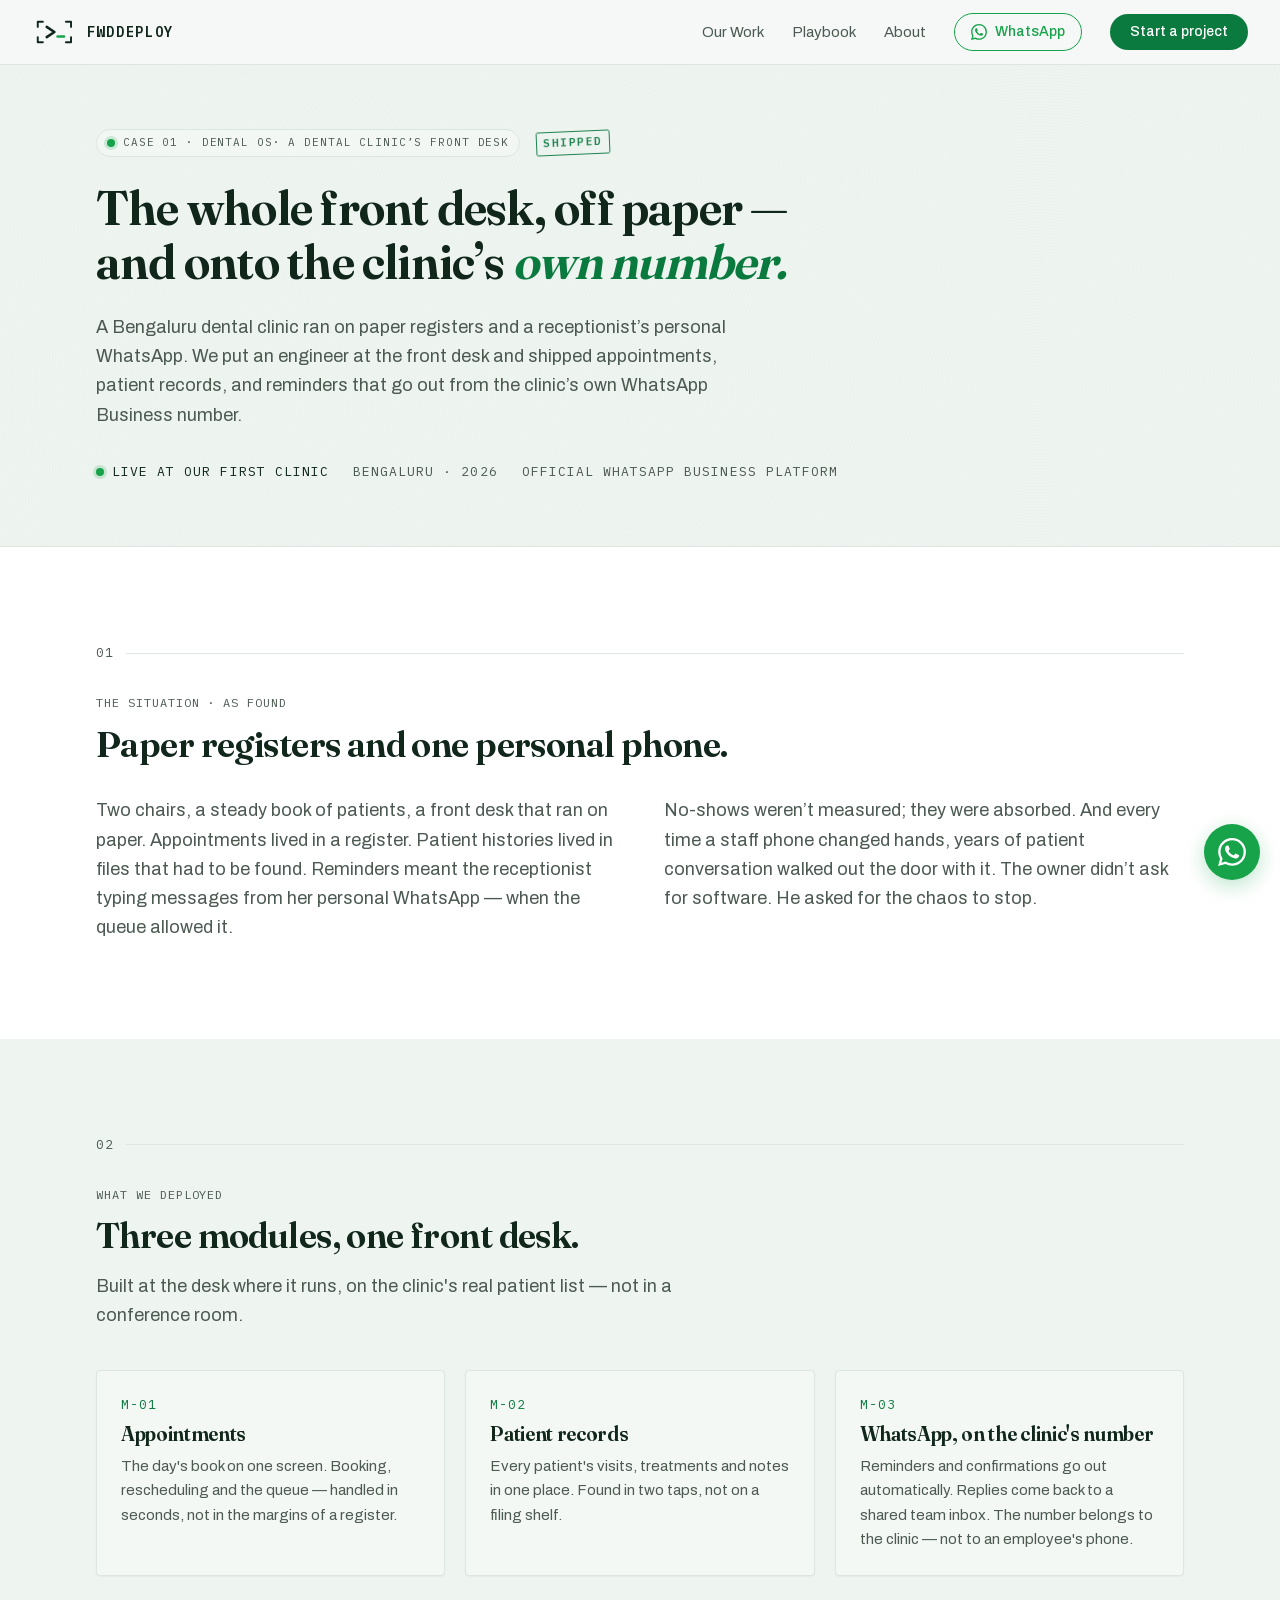
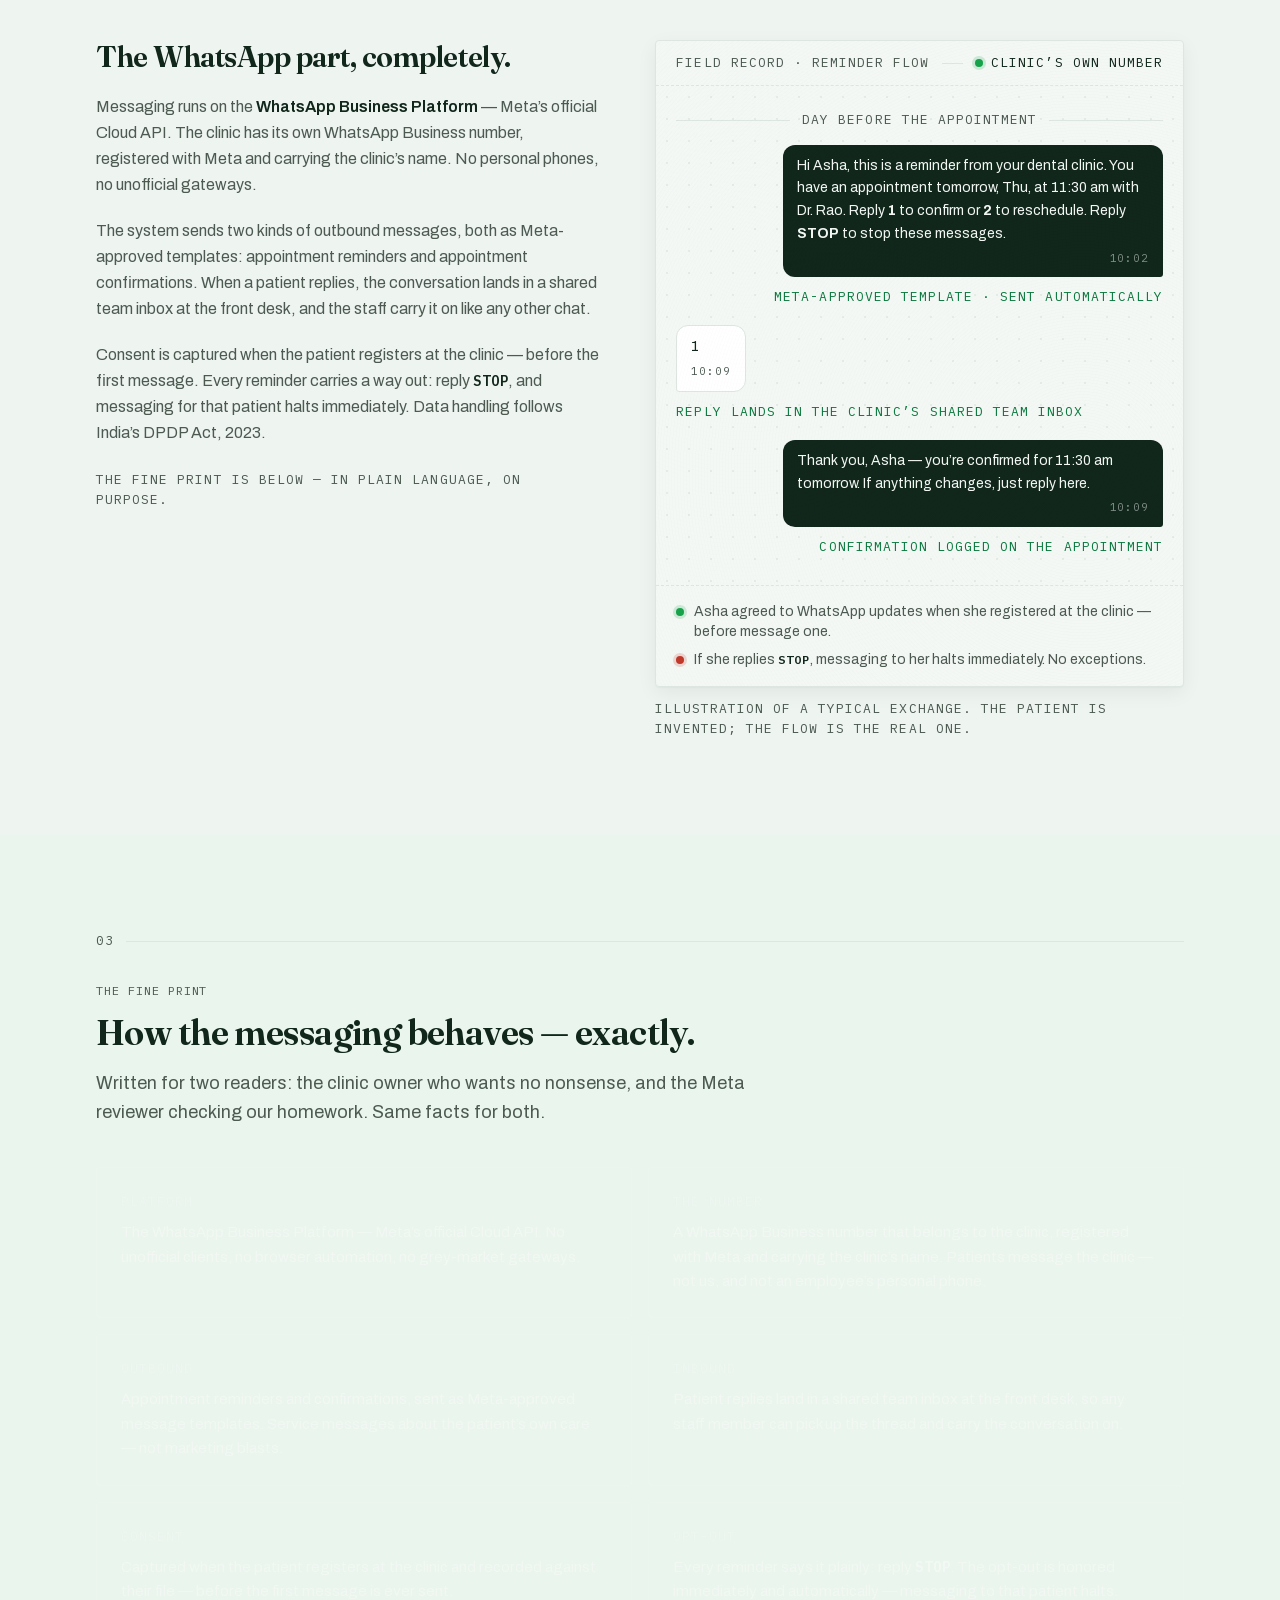
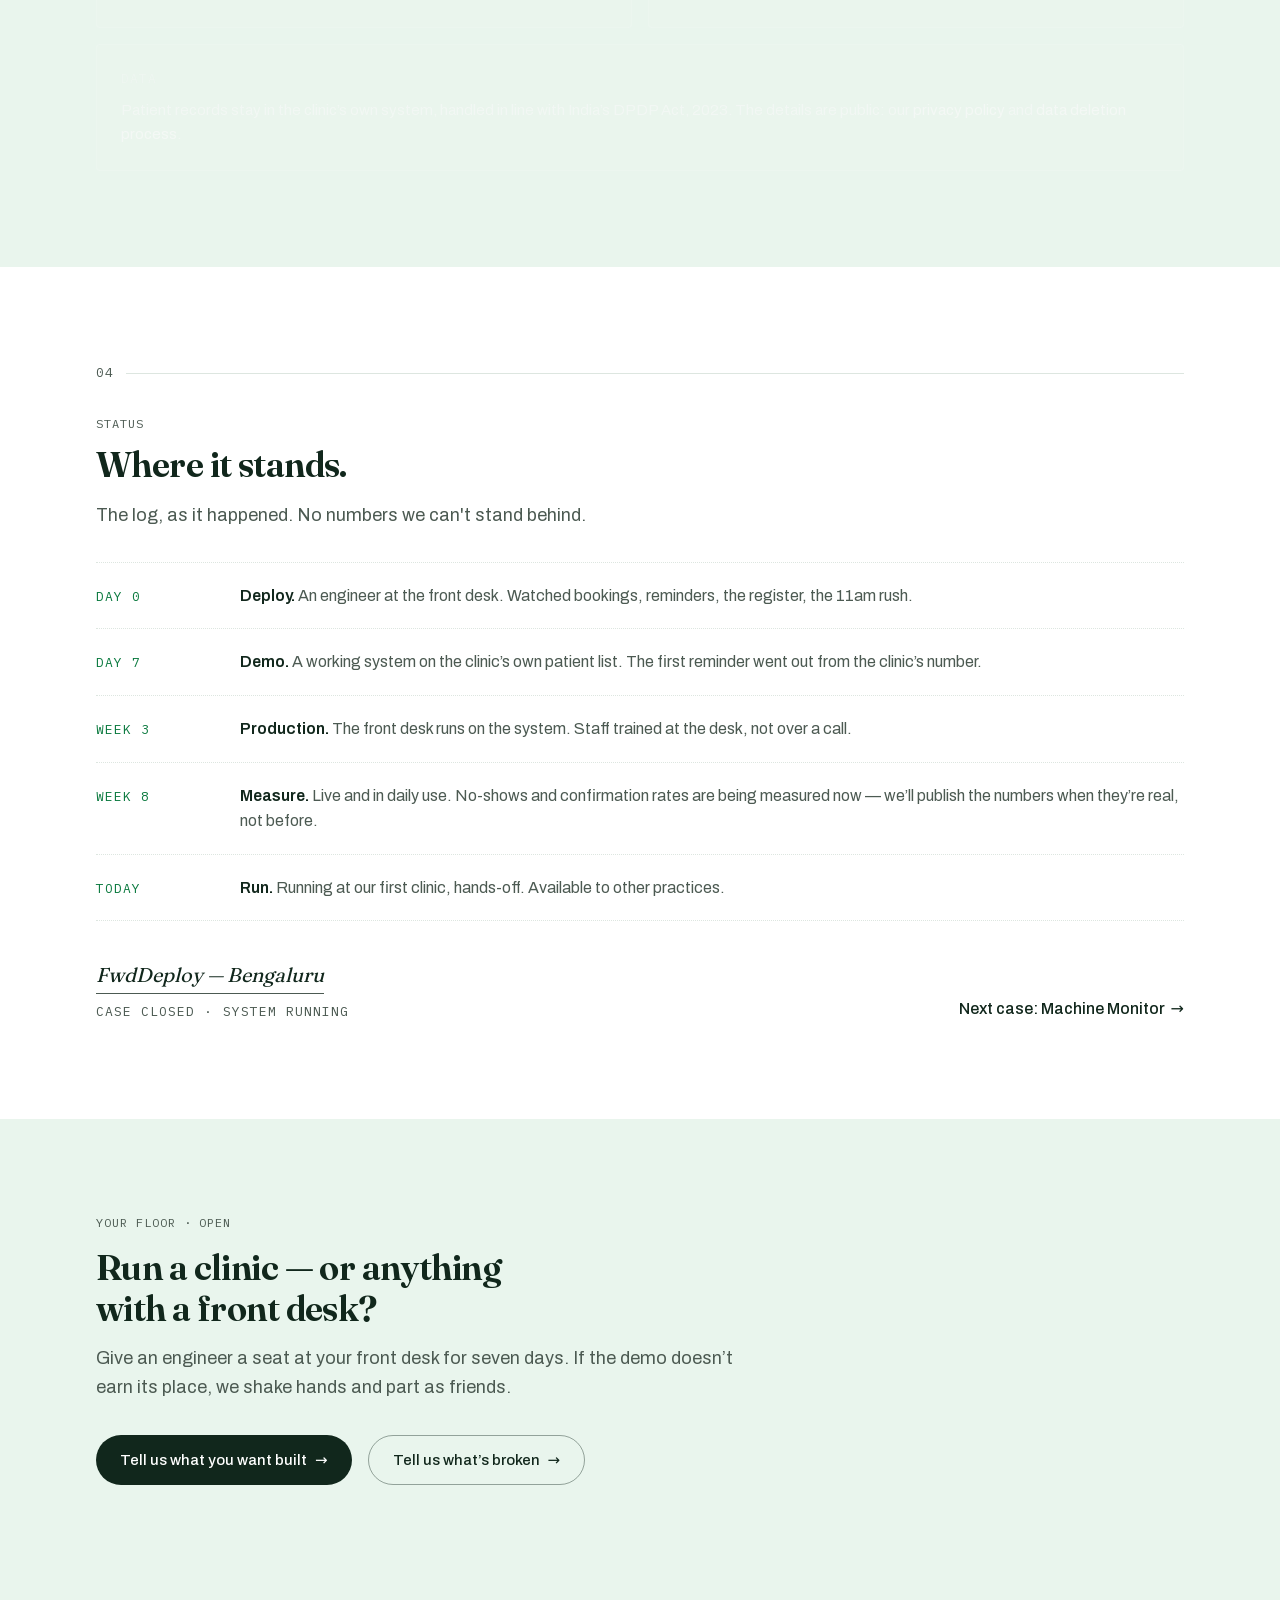
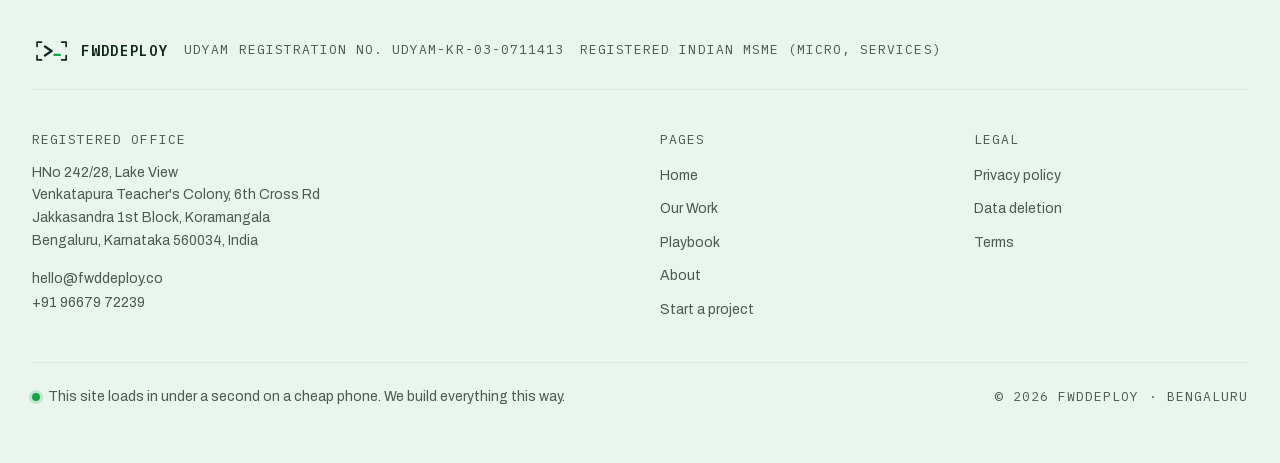
<file: work/dental-os/index.html>
<!DOCTYPE html><html lang="en" class="fraunces_c29f612-module__JQ4iGa__variable archivo_c50fddcf-module__xTJHDW__variable ibm_plex_mono_93a398a6-module__Tx7x6q__variable h-full antialiased"><head><meta charSet="utf-8"/><meta name="viewport" content="width=device-width, initial-scale=1"/><meta name="next-size-adjust" content=""/><title>Dental OS — a Bengaluru clinic&#x27;s front desk, shipped — FwdDeploy</title><meta name="description" content="Appointments, patient records and reminders on the clinic&#x27;s own WhatsApp number — built on Meta&#x27;s official WhatsApp Business Platform, with consent captured at registration and STOP opt-out honored. Live at our first clinic."/><meta name="application-name" content="FwdDeploy"/><link rel="manifest" href="/manifest.webmanifest"/><meta property="og:title" content="FwdDeploy — The technical team you never hired."/><meta property="og:description" content="FwdDeploy is a Bengaluru forward-deployed engineering firm. An engineer sits where your work happens, working demo by day 7, production by week 3, results on your numbers by week 8."/><meta property="og:url" content="https://fwddeploy.co"/><meta property="og:site_name" content="FwdDeploy"/><meta property="og:locale" content="en_IN"/><meta property="og:type" content="website"/><meta name="twitter:card" content="summary"/><meta name="twitter:title" content="FwdDeploy — The technical team you never hired."/><meta name="twitter:description" content="FwdDeploy is a Bengaluru forward-deployed engineering firm. An engineer sits where your work happens, working demo by day 7, production by week 3, results on your numbers by week 8."/><link rel="icon" href="/icon.svg?icon.14jp1pmq6gqi2.svg" sizes="any" type="image/svg+xml"/><style id="inlined">

/* /_next/static/chunks/%5Broot-of-the-server%5D__0h_o94b._.css */
/* [next]/internal/font/google/fraunces_c29f612.module.css [app-client] (css) */
@font-face {
  font-family: Fraunces;
  font-style: normal;
  font-weight: 100 900;
  font-display: swap;
  src: url("/_next/static/media/167cd0713aa75522-s.1nzccunaoxsdm.woff2") format("woff2");
  unicode-range: U+102-103, U+110-111, U+128-129, U+168-169, U+1A0-1A1, U+1AF-1B0, U+300-301, U+303-304, U+308-309, U+323, U+329, U+1EA0-1EF9, U+20AB;
}

@font-face {
  font-family: Fraunces;
  font-style: normal;
  font-weight: 100 900;
  font-display: swap;
  src: url("/_next/static/media/e455bcff747f0d5e-s.1wuo3gtslpr33.woff2") format("woff2");
  unicode-range: U+100-2BA, U+2BD-2C5, U+2C7-2CC, U+2CE-2D7, U+2DD-2FF, U+304, U+308, U+329, U+1D00-1DBF, U+1E00-1E9F, U+1EF2-1EFF, U+2020, U+20A0-20AB, U+20AD-20C0, U+2113, U+2C60-2C7F, U+A720-A7FF;
}

@font-face {
  font-family: Fraunces;
  font-style: normal;
  font-weight: 100 900;
  font-display: swap;
  src: url("/_next/static/media/791bf8c4bb753ed6-s.p.0ggqn9ig56u4s.woff2") format("woff2");
  unicode-range: U+??, U+131, U+152-153, U+2BB-2BC, U+2C6, U+2DA, U+2DC, U+304, U+308, U+329, U+2000-206F, U+20AC, U+2122, U+2191, U+2193, U+2212, U+2215, U+FEFF, U+FFFD;
}

@font-face {
  font-family: Fraunces Fallback;
  src: local(Times New Roman);
  ascent-override: 84.71%;
  descent-override: 22.09%;
  line-gap-override: 0.0%;
  size-adjust: 115.45%;
}

.fraunces_c29f612-module__JQ4iGa__className {
  font-family: Fraunces, Fraunces Fallback;
  font-style: normal;
}

.fraunces_c29f612-module__JQ4iGa__variable {
  --font-fraunces: "Fraunces", "Fraunces Fallback";
}

/* [next]/internal/font/google/archivo_c50fddcf.module.css [app-client] (css) */
@font-face {
  font-family: Archivo;
  font-style: normal;
  font-weight: 100 900;
  font-stretch: 100%;
  font-display: swap;
  src: url("/_next/static/media/a2947afc6a06879b-s.1gyfqm5yhhzs7.woff2") format("woff2");
  unicode-range: U+102-103, U+110-111, U+128-129, U+168-169, U+1A0-1A1, U+1AF-1B0, U+300-301, U+303-304, U+308-309, U+323, U+329, U+1EA0-1EF9, U+20AB;
}

@font-face {
  font-family: Archivo;
  font-style: normal;
  font-weight: 100 900;
  font-stretch: 100%;
  font-display: swap;
  src: url("/_next/static/media/651aaf1801011892-s.357dd_6abeqge.woff2") format("woff2");
  unicode-range: U+100-2BA, U+2BD-2C5, U+2C7-2CC, U+2CE-2D7, U+2DD-2FF, U+304, U+308, U+329, U+1D00-1DBF, U+1E00-1E9F, U+1EF2-1EFF, U+2020, U+20A0-20AB, U+20AD-20C0, U+2113, U+2C60-2C7F, U+A720-A7FF;
}

@font-face {
  font-family: Archivo;
  font-style: normal;
  font-weight: 100 900;
  font-stretch: 100%;
  font-display: swap;
  src: url("/_next/static/media/75affa71d1e2f6a7-s.p.17-aodiw50953.woff2") format("woff2");
  unicode-range: U+??, U+131, U+152-153, U+2BB-2BC, U+2C6, U+2DA, U+2DC, U+304, U+308, U+329, U+2000-206F, U+20AC, U+2122, U+2191, U+2193, U+2212, U+2215, U+FEFF, U+FFFD;
}

@font-face {
  font-family: Archivo Fallback;
  src: local(Arial);
  ascent-override: 88.96%;
  descent-override: 21.28%;
  line-gap-override: 0.0%;
  size-adjust: 98.7%;
}

.archivo_c50fddcf-module__xTJHDW__className {
  font-family: Archivo, Archivo Fallback;
  font-style: normal;
}

.archivo_c50fddcf-module__xTJHDW__variable {
  --font-archivo: "Archivo", "Archivo Fallback";
}

/* [next]/internal/font/google/ibm_plex_mono_93a398a6.module.css [app-client] (css) */
@font-face {
  font-family: IBM Plex Mono;
  font-style: normal;
  font-weight: 400;
  font-display: swap;
  src: url("/_next/static/media/e390973e931a41c5-s.0rgnxg2b64rzs.woff2") format("woff2");
  unicode-range: U+460-52F, U+1C80-1C8A, U+20B4, U+2DE0-2DFF, U+A640-A69F, U+FE2E-FE2F;
}

@font-face {
  font-family: IBM Plex Mono;
  font-style: normal;
  font-weight: 400;
  font-display: swap;
  src: url("/_next/static/media/59b15b4bcd7b1eb5-s.2vemzm0itqzfy.woff2") format("woff2");
  unicode-range: U+301, U+400-45F, U+490-491, U+4B0-4B1, U+2116;
}

@font-face {
  font-family: IBM Plex Mono;
  font-style: normal;
  font-weight: 400;
  font-display: swap;
  src: url("/_next/static/media/e532fa1b9921e1cd-s.3cb5lpr2l6xud.woff2") format("woff2");
  unicode-range: U+102-103, U+110-111, U+128-129, U+168-169, U+1A0-1A1, U+1AF-1B0, U+300-301, U+303-304, U+308-309, U+323, U+329, U+1EA0-1EF9, U+20AB;
}

@font-face {
  font-family: IBM Plex Mono;
  font-style: normal;
  font-weight: 400;
  font-display: swap;
  src: url("/_next/static/media/2fe89d53234c61d4-s.1u30mmyq6lnsd.woff2") format("woff2");
  unicode-range: U+100-2BA, U+2BD-2C5, U+2C7-2CC, U+2CE-2D7, U+2DD-2FF, U+304, U+308, U+329, U+1D00-1DBF, U+1E00-1E9F, U+1EF2-1EFF, U+2020, U+20A0-20AB, U+20AD-20C0, U+2113, U+2C60-2C7F, U+A720-A7FF;
}

@font-face {
  font-family: IBM Plex Mono;
  font-style: normal;
  font-weight: 400;
  font-display: swap;
  src: url("/_next/static/media/99e609270109b47d-s.p.40sczeszzbjw1.woff2") format("woff2");
  unicode-range: U+??, U+131, U+152-153, U+2BB-2BC, U+2C6, U+2DA, U+2DC, U+304, U+308, U+329, U+2000-206F, U+20AC, U+2122, U+2191, U+2193, U+2212, U+2215, U+FEFF, U+FFFD;
}

@font-face {
  font-family: IBM Plex Mono;
  font-style: normal;
  font-weight: 500;
  font-display: swap;
  src: url("/_next/static/media/5e05ae5b48faa55e-s.1yd4_i3e35931.woff2") format("woff2");
  unicode-range: U+460-52F, U+1C80-1C8A, U+20B4, U+2DE0-2DFF, U+A640-A69F, U+FE2E-FE2F;
}

@font-face {
  font-family: IBM Plex Mono;
  font-style: normal;
  font-weight: 500;
  font-display: swap;
  src: url("/_next/static/media/a7afbb44bec2bb18-s.1qc6dx89jd2qv.woff2") format("woff2");
  unicode-range: U+301, U+400-45F, U+490-491, U+4B0-4B1, U+2116;
}

@font-face {
  font-family: IBM Plex Mono;
  font-style: normal;
  font-weight: 500;
  font-display: swap;
  src: url("/_next/static/media/02263ebadd758ea4-s.29yke99gs9qpn.woff2") format("woff2");
  unicode-range: U+102-103, U+110-111, U+128-129, U+168-169, U+1A0-1A1, U+1AF-1B0, U+300-301, U+303-304, U+308-309, U+323, U+329, U+1EA0-1EF9, U+20AB;
}

@font-face {
  font-family: IBM Plex Mono;
  font-style: normal;
  font-weight: 500;
  font-display: swap;
  src: url("/_next/static/media/68757d6cddeff913-s.1i-sca43-qwng.woff2") format("woff2");
  unicode-range: U+100-2BA, U+2BD-2C5, U+2C7-2CC, U+2CE-2D7, U+2DD-2FF, U+304, U+308, U+329, U+1D00-1DBF, U+1E00-1E9F, U+1EF2-1EFF, U+2020, U+20A0-20AB, U+20AD-20C0, U+2113, U+2C60-2C7F, U+A720-A7FF;
}

@font-face {
  font-family: IBM Plex Mono;
  font-style: normal;
  font-weight: 500;
  font-display: swap;
  src: url("/_next/static/media/effe91970fc4db64-s.p.0oace-s_gkfks.woff2") format("woff2");
  unicode-range: U+??, U+131, U+152-153, U+2BB-2BC, U+2C6, U+2DA, U+2DC, U+304, U+308, U+329, U+2000-206F, U+20AC, U+2122, U+2191, U+2193, U+2212, U+2215, U+FEFF, U+FFFD;
}

@font-face {
  font-family: IBM Plex Mono;
  font-style: normal;
  font-weight: 600;
  font-display: swap;
  src: url("/_next/static/media/6ff74e33ebd7bca3-s.352ti9pm7m6qh.woff2") format("woff2");
  unicode-range: U+460-52F, U+1C80-1C8A, U+20B4, U+2DE0-2DFF, U+A640-A69F, U+FE2E-FE2F;
}

@font-face {
  font-family: IBM Plex Mono;
  font-style: normal;
  font-weight: 600;
  font-display: swap;
  src: url("/_next/static/media/1a69062cfe6f77f8-s.0o-3_g79811ob.woff2") format("woff2");
  unicode-range: U+301, U+400-45F, U+490-491, U+4B0-4B1, U+2116;
}

@font-face {
  font-family: IBM Plex Mono;
  font-style: normal;
  font-weight: 600;
  font-display: swap;
  src: url("/_next/static/media/9a4838fcda0d1bca-s.0ngr-xkgqz1kf.woff2") format("woff2");
  unicode-range: U+102-103, U+110-111, U+128-129, U+168-169, U+1A0-1A1, U+1AF-1B0, U+300-301, U+303-304, U+308-309, U+323, U+329, U+1EA0-1EF9, U+20AB;
}

@font-face {
  font-family: IBM Plex Mono;
  font-style: normal;
  font-weight: 600;
  font-display: swap;
  src: url("/_next/static/media/2e95a7d252b9825a-s.15orukf5wyxb5.woff2") format("woff2");
  unicode-range: U+100-2BA, U+2BD-2C5, U+2C7-2CC, U+2CE-2D7, U+2DD-2FF, U+304, U+308, U+329, U+1D00-1DBF, U+1E00-1E9F, U+1EF2-1EFF, U+2020, U+20A0-20AB, U+20AD-20C0, U+2113, U+2C60-2C7F, U+A720-A7FF;
}

@font-face {
  font-family: IBM Plex Mono;
  font-style: normal;
  font-weight: 600;
  font-display: swap;
  src: url("/_next/static/media/23b7a97ae3b5c134-s.p.226pwps5o-gq_.woff2") format("woff2");
  unicode-range: U+??, U+131, U+152-153, U+2BB-2BC, U+2C6, U+2DA, U+2DC, U+304, U+308, U+329, U+2000-206F, U+20AC, U+2122, U+2191, U+2193, U+2212, U+2215, U+FEFF, U+FFFD;
}

@font-face {
  font-family: IBM Plex Mono Fallback;
  src: local(Arial);
  ascent-override: 76.16%;
  descent-override: 20.43%;
  line-gap-override: 0.0%;
  size-adjust: 134.59%;
}

.ibm_plex_mono_93a398a6-module__Tx7x6q__className {
  font-family: IBM Plex Mono, IBM Plex Mono Fallback;
  font-style: normal;
}

.ibm_plex_mono_93a398a6-module__Tx7x6q__variable {
  --font-plex-mono: "IBM Plex Mono", "IBM Plex Mono Fallback";
}

/* [project]/app/globals.css [app-client] (css) */
@layer properties {
  @supports (((-webkit-hyphens: none)) and (not (margin-trim: inline))) or ((-moz-orient: inline) and (not (color: rgb(from red r g b)))) {
    *, :before, :after, ::backdrop {
      --tw-space-y-reverse: 0;
      --tw-divide-y-reverse: 0;
      --tw-border-style: solid;
      --tw-leading: initial;
      --tw-font-weight: initial;
      --tw-tracking: initial;
      --tw-ordinal: initial;
      --tw-slashed-zero: initial;
      --tw-numeric-figure: initial;
      --tw-numeric-spacing: initial;
      --tw-numeric-fraction: initial;
      --tw-shadow: 0 0 #0000;
      --tw-shadow-color: initial;
      --tw-shadow-alpha: 100%;
      --tw-inset-shadow: 0 0 #0000;
      --tw-inset-shadow-color: initial;
      --tw-inset-shadow-alpha: 100%;
      --tw-ring-color: initial;
      --tw-ring-shadow: 0 0 #0000;
      --tw-inset-ring-color: initial;
      --tw-inset-ring-shadow: 0 0 #0000;
      --tw-ring-inset: initial;
      --tw-ring-offset-width: 0px;
      --tw-ring-offset-color: #fff;
      --tw-ring-offset-shadow: 0 0 #0000;
      --tw-backdrop-blur: initial;
      --tw-backdrop-brightness: initial;
      --tw-backdrop-contrast: initial;
      --tw-backdrop-grayscale: initial;
      --tw-backdrop-hue-rotate: initial;
      --tw-backdrop-invert: initial;
      --tw-backdrop-opacity: initial;
      --tw-backdrop-saturate: initial;
      --tw-backdrop-sepia: initial;
      --tw-duration: initial;
      --tw-translate-x: 0;
      --tw-translate-y: 0;
      --tw-translate-z: 0;
      --tw-content: "";
      --tw-scale-x: 1;
      --tw-scale-y: 1;
      --tw-scale-z: 1;
      --tw-outline-style: solid;
    }
  }
}

@layer theme {
  :root, :host {
    --font-sans: ui-sans-serif, system-ui, sans-serif, "Apple Color Emoji",
      "Segoe UI Emoji", "Segoe UI Symbol", "Noto Color Emoji";
    --font-mono: var(--font-plex-mono), "IBM Plex Mono", ui-monospace, monospace;
    --color-white: #fff;
    --spacing: .25rem;
    --container-xl: 36rem;
    --container-2xl: 42rem;
    --container-3xl: 48rem;
    --container-4xl: 56rem;
    --container-6xl: 72rem;
    --text-xs: .75rem;
    --text-xs--line-height: calc(1 / .75);
    --text-sm: .875rem;
    --text-sm--line-height: calc(1.25 / .875);
    --text-base: 1rem;
    --text-base--line-height: calc(1.5 / 1);
    --text-lg: 1.125rem;
    --text-lg--line-height: calc(1.75 / 1.125);
    --text-xl: 1.25rem;
    --text-xl--line-height: calc(1.75 / 1.25);
    --text-2xl: 1.5rem;
    --text-2xl--line-height: calc(2 / 1.5);
    --text-3xl: 1.875rem;
    --text-3xl--line-height: calc(2.25 / 1.875);
    --text-4xl: 2.25rem;
    --text-4xl--line-height: calc(2.5 / 2.25);
    --text-5xl: 3rem;
    --text-5xl--line-height: 1;
    --text-6xl: 3.75rem;
    --text-6xl--line-height: 1;
    --font-weight-medium: 500;
    --font-weight-semibold: 600;
    --tracking-normal: 0em;
    --leading-tight: 1.25;
    --leading-snug: 1.375;
    --leading-relaxed: 1.625;
    --radius-xl: .75rem;
    --blur-sm: 8px;
    --default-transition-duration: .15s;
    --default-transition-timing-function: cubic-bezier(.4, 0, .2, 1);
    --default-font-family: var(--font-sans);
    --default-mono-font-family: var(--font-mono);
    --color-bg: #fff;
    --color-tint: #eef4f0;
    --color-ink: #11271c;
    --color-ink-soft: #4c5a52;
    --color-primary: #0b7a3f;
    --color-accent: #0b7a3f;
    --color-dark: #0c3b24;
    --color-line: #dde6e0;
    --color-run: #16a34a;
    --color-signal: #b8770c;
    --color-down: #c0392b;
    --color-stamp: #0b7a3f;
    --color-surface: #f4f8f5;
    --color-paper: #f4f8f5;
    --color-paper-raised: #fff;
    --color-paper-deep: #eef4f0;
    --color-warm-wash: #fff;
    --color-line-warm: #d3ded7;
    --color-ink-soft-strong: #34433b;
    --font-display: var(--font-fraunces), "Fraunces", Georgia, serif;
    --font-body: var(--font-archivo), "Archivo", system-ui, sans-serif;
  }
}

@layer base {
  *, :after, :before, ::backdrop {
    box-sizing: border-box;
    border: 0 solid;
    margin: 0;
    padding: 0;
  }

  ::file-selector-button {
    box-sizing: border-box;
    border: 0 solid;
    margin: 0;
    padding: 0;
  }

  html, :host {
    -webkit-text-size-adjust: 100%;
    tab-size: 4;
    line-height: 1.5;
    font-family: var(--default-font-family, ui-sans-serif, system-ui, sans-serif, "Apple Color Emoji", "Segoe UI Emoji", "Segoe UI Symbol", "Noto Color Emoji");
    font-feature-settings: var(--default-font-feature-settings, normal);
    font-variation-settings: var(--default-font-variation-settings, normal);
    -webkit-tap-highlight-color: transparent;
  }

  hr {
    height: 0;
    color: inherit;
    border-top-width: 1px;
  }

  abbr:where([title]) {
    -webkit-text-decoration: underline dotted;
    text-decoration: underline dotted;
  }

  h1, h2, h3, h4, h5, h6 {
    font-size: inherit;
    font-weight: inherit;
  }

  a {
    color: inherit;
    -webkit-text-decoration: inherit;
    -webkit-text-decoration: inherit;
    text-decoration: inherit;
  }

  b, strong {
    font-weight: bolder;
  }

  code, kbd, samp, pre {
    font-family: var(--default-mono-font-family, ui-monospace, SFMono-Regular, Menlo, Monaco, Consolas, "Liberation Mono", "Courier New", monospace);
    font-feature-settings: var(--default-mono-font-feature-settings, normal);
    font-variation-settings: var(--default-mono-font-variation-settings, normal);
    font-size: 1em;
  }

  small {
    font-size: 80%;
  }

  sub, sup {
    vertical-align: baseline;
    font-size: 75%;
    line-height: 0;
    position: relative;
  }

  sub {
    bottom: -.25em;
  }

  sup {
    top: -.5em;
  }

  table {
    text-indent: 0;
    border-color: inherit;
    border-collapse: collapse;
  }

  :-moz-focusring {
    outline: auto;
  }

  progress {
    vertical-align: baseline;
  }

  summary {
    display: list-item;
  }

  ol, ul, menu {
    list-style: none;
  }

  img, svg, video, canvas, audio, iframe, embed, object {
    vertical-align: middle;
    display: block;
  }

  img, video {
    max-width: 100%;
    height: auto;
  }

  button, input, select, optgroup, textarea {
    font: inherit;
    font-feature-settings: inherit;
    font-variation-settings: inherit;
    letter-spacing: inherit;
    color: inherit;
    opacity: 1;
    background-color: #0000;
    border-radius: 0;
  }

  ::file-selector-button {
    font: inherit;
    font-feature-settings: inherit;
    font-variation-settings: inherit;
    letter-spacing: inherit;
    color: inherit;
    opacity: 1;
    background-color: #0000;
    border-radius: 0;
  }

  :where(select:is([multiple], [size])) optgroup {
    font-weight: bolder;
  }

  :where(select:is([multiple], [size])) optgroup option {
    padding-inline-start: 20px;
  }

  ::file-selector-button {
    margin-inline-end: 4px;
  }

  ::placeholder {
    opacity: 1;
  }

  @supports (not ((-webkit-appearance: -apple-pay-button))) or (contain-intrinsic-size: 1px) {
    ::placeholder {
      color: currentColor;
    }

    @supports (color: color-mix(in lab, red, red)) {
      ::placeholder {
        color: color-mix(in oklab, currentcolor 50%, transparent);
      }
    }
  }

  textarea {
    resize: vertical;
  }

  ::-webkit-search-decoration {
    -webkit-appearance: none;
  }

  ::-webkit-date-and-time-value {
    min-height: 1lh;
    text-align: inherit;
  }

  ::-webkit-datetime-edit {
    display: inline-flex;
  }

  ::-webkit-datetime-edit-fields-wrapper {
    padding: 0;
  }

  ::-webkit-datetime-edit {
    padding-block: 0;
  }

  ::-webkit-datetime-edit-year-field {
    padding-block: 0;
  }

  ::-webkit-datetime-edit-month-field {
    padding-block: 0;
  }

  ::-webkit-datetime-edit-day-field {
    padding-block: 0;
  }

  ::-webkit-datetime-edit-hour-field {
    padding-block: 0;
  }

  ::-webkit-datetime-edit-minute-field {
    padding-block: 0;
  }

  ::-webkit-datetime-edit-second-field {
    padding-block: 0;
  }

  ::-webkit-datetime-edit-millisecond-field {
    padding-block: 0;
  }

  ::-webkit-datetime-edit-meridiem-field {
    padding-block: 0;
  }

  ::-webkit-calendar-picker-indicator {
    line-height: 1;
  }

  :-moz-ui-invalid {
    box-shadow: none;
  }

  button, input:where([type="button"], [type="reset"], [type="submit"]) {
    appearance: button;
  }

  ::file-selector-button {
    appearance: button;
  }

  ::-webkit-inner-spin-button {
    height: auto;
  }

  ::-webkit-outer-spin-button {
    height: auto;
  }

  [hidden]:where(:not([hidden="until-found"])) {
    display: none !important;
  }
}

@layer components;

@layer utilities {
  .sr-only {
    clip-path: inset(50%);
    white-space: nowrap;
    border-width: 0;
    width: 1px;
    height: 1px;
    margin: -1px;
    padding: 0;
    position: absolute;
    overflow: hidden;
  }

  .absolute {
    position: absolute;
  }

  .fixed {
    position: fixed;
  }

  .paper-grain, .relative {
    position: relative;
  }

  .sticky {
    position: sticky;
  }

  .inset-x-0 {
    inset-inline: calc(var(--spacing) * 0);
  }

  .top-0 {
    top: calc(var(--spacing) * 0);
  }

  .top-20 {
    top: calc(var(--spacing) * 20);
  }

  .top-\[1\.1875rem\] {
    top: 1.1875rem;
  }

  .top-full {
    top: 100%;
  }

  .right-0 {
    right: calc(var(--spacing) * 0);
  }

  .right-4 {
    right: calc(var(--spacing) * 4);
  }

  .right-5 {
    right: calc(var(--spacing) * 5);
  }

  .bottom-5 {
    bottom: calc(var(--spacing) * 5);
  }

  .left-0 {
    left: calc(var(--spacing) * 0);
  }

  .z-10 {
    z-index: 10;
  }

  .z-40 {
    z-index: 40;
  }

  .z-50 {
    z-index: 50;
  }

  .z-\[1\] {
    z-index: 1;
  }

  .container {
    width: 100%;
  }

  @media (min-width: 40rem) {
    .container {
      max-width: 40rem;
    }
  }

  @media (min-width: 48rem) {
    .container {
      max-width: 48rem;
    }
  }

  @media (min-width: 64rem) {
    .container {
      max-width: 64rem;
    }
  }

  @media (min-width: 80rem) {
    .container {
      max-width: 80rem;
    }
  }

  @media (min-width: 96rem) {
    .container {
      max-width: 96rem;
    }
  }

  .m-0 {
    margin: calc(var(--spacing) * 0);
  }

  .mx-auto {
    margin-inline: auto;
  }

  .my-4 {
    margin-block: calc(var(--spacing) * 4);
  }

  .mt-0\.5 {
    margin-top: calc(var(--spacing) * .5);
  }

  .mt-1 {
    margin-top: calc(var(--spacing) * 1);
  }

  .mt-1\.5 {
    margin-top: calc(var(--spacing) * 1.5);
  }

  .mt-2 {
    margin-top: calc(var(--spacing) * 2);
  }

  .mt-3 {
    margin-top: calc(var(--spacing) * 3);
  }

  .mt-4 {
    margin-top: calc(var(--spacing) * 4);
  }

  .mt-5 {
    margin-top: calc(var(--spacing) * 5);
  }

  .mt-6 {
    margin-top: calc(var(--spacing) * 6);
  }

  .mt-7 {
    margin-top: calc(var(--spacing) * 7);
  }

  .mt-8 {
    margin-top: calc(var(--spacing) * 8);
  }

  .mt-9 {
    margin-top: calc(var(--spacing) * 9);
  }

  .mt-10 {
    margin-top: calc(var(--spacing) * 10);
  }

  .mt-12 {
    margin-top: calc(var(--spacing) * 12);
  }

  .mt-14 {
    margin-top: calc(var(--spacing) * 14);
  }

  .mt-16 {
    margin-top: calc(var(--spacing) * 16);
  }

  .mt-auto {
    margin-top: auto;
  }

  .mb-2 {
    margin-bottom: calc(var(--spacing) * 2);
  }

  .mb-3 {
    margin-bottom: calc(var(--spacing) * 3);
  }

  .mb-4 {
    margin-bottom: calc(var(--spacing) * 4);
  }

  .mb-5 {
    margin-bottom: calc(var(--spacing) * 5);
  }

  .mb-6 {
    margin-bottom: calc(var(--spacing) * 6);
  }

  .mb-8 {
    margin-bottom: calc(var(--spacing) * 8);
  }

  .num-chip {
    background-color: var(--color-primary);
    color: #fff;
    width: 2.375rem;
    height: 2.375rem;
    font-family: var(--font-mono);
    border-radius: 4px;
    flex-shrink: 0;
    justify-content: center;
    align-items: center;
    font-size: .875rem;
    font-weight: 600;
    display: flex;
  }

  .status-dot {
    border-radius: 9999px;
    flex-shrink: 0;
    width: .5rem;
    height: .5rem;
    display: inline-block;
  }

  .stamp {
    font-family: var(--font-mono);
    letter-spacing: .14em;
    text-transform: uppercase;
    color: var(--color-stamp);
    border: 1.5px solid var(--color-stamp);
    outline: 1px solid #0b7a3f59;
    font-size: .6875rem;
    font-weight: 600;
    display: inline-block;
  }

  @supports (color: color-mix(in lab, red, red)) {
    .stamp {
      outline: 1px solid color-mix(in srgb, var(--color-stamp) 35%, transparent);
    }
  }

  .stamp {
    outline-offset: 2px;
    opacity: .92;
    border-radius: 2px;
    padding: .2em .55em;
    transform: rotate(-2.5deg);
    -webkit-mask-image: radial-gradient(120% 100% at 48% 52%, #000 62%, #000000d1 100%);
    mask-image: radial-gradient(120% 100% at 48% 52%, #000 62%, #000000d1 100%);
  }

  .kicker {
    font-family: var(--font-mono);
    letter-spacing: .08em;
    text-transform: uppercase;
    color: var(--color-ink-soft);
    background-color: var(--color-surface);
    border: 1px solid var(--color-line);
    border-radius: 9999px;
    align-items: center;
    gap: .5rem;
    padding: .4em .9em;
    font-size: .6875rem;
    display: inline-flex;
  }

  .block {
    display: block;
  }

  .flex {
    display: flex;
  }

  .grid {
    display: grid;
  }

  .hidden {
    display: none;
  }

  .inline {
    display: inline;
  }

  .inline-block {
    display: inline-block;
  }

  .inline-flex {
    display: inline-flex;
  }

  .table {
    display: table;
  }

  .h-1\.5 {
    height: calc(var(--spacing) * 1.5);
  }

  .h-3 {
    height: calc(var(--spacing) * 3);
  }

  .h-4 {
    height: calc(var(--spacing) * 4);
  }

  .h-7 {
    height: calc(var(--spacing) * 7);
  }

  .h-8 {
    height: calc(var(--spacing) * 8);
  }

  .h-14 {
    height: calc(var(--spacing) * 14);
  }

  .h-16 {
    height: calc(var(--spacing) * 16);
  }

  .h-full {
    height: 100%;
  }

  .h-px {
    height: 1px;
  }

  .min-h-40 {
    min-height: calc(var(--spacing) * 40);
  }

  .min-h-full {
    min-height: 100%;
  }

  .w-4 {
    width: calc(var(--spacing) * 4);
  }

  .w-7 {
    width: calc(var(--spacing) * 7);
  }

  .w-14 {
    width: calc(var(--spacing) * 14);
  }

  .w-20 {
    width: calc(var(--spacing) * 20);
  }

  .w-36 {
    width: calc(var(--spacing) * 36);
  }

  .w-44 {
    width: calc(var(--spacing) * 44);
  }

  .w-auto {
    width: auto;
  }

  .w-full {
    width: 100%;
  }

  .w-px {
    width: 1px;
  }

  .max-w-2xl {
    max-width: var(--container-2xl);
  }

  .max-w-3xl {
    max-width: var(--container-3xl);
  }

  .max-w-4xl {
    max-width: var(--container-4xl);
  }

  .max-w-6xl {
    max-width: var(--container-6xl);
  }

  .max-w-\[15ch\] {
    max-width: 15ch;
  }

  .max-w-\[26ch\] {
    max-width: 26ch;
  }

  .max-w-\[28ch\] {
    max-width: 28ch;
  }

  .max-w-\[88\%\] {
    max-width: 88%;
  }

  .max-w-\[1680px\] {
    max-width: 1680px;
  }

  .max-w-xl {
    max-width: var(--container-xl);
  }

  .signoff-line {
    border-bottom: 1px solid var(--color-ink-soft);
    min-width: 10rem;
  }

  .min-w-0 {
    min-width: calc(var(--spacing) * 0);
  }

  .min-w-4 {
    min-width: calc(var(--spacing) * 4);
  }

  .min-w-28 {
    min-width: calc(var(--spacing) * 28);
  }

  .min-w-36 {
    min-width: calc(var(--spacing) * 36);
  }

  .flex-1 {
    flex: 1;
  }

  .shrink-0 {
    flex-shrink: 0;
  }

  .grow {
    flex-grow: 1;
  }

  .dot-pulse {
    animation: 2.4s ease-in-out infinite dot-pulse;
  }

  .load-reveal {
    animation: .7s cubic-bezier(.22, 1, .36, 1) both load-reveal;
  }

  .cursor-pointer {
    cursor: pointer;
  }

  .resize-y {
    resize: vertical;
  }

  .list-none {
    list-style-type: none;
  }

  .appearance-none {
    appearance: none;
  }

  .auto-rows-fr {
    grid-auto-rows: minmax(0, 1fr);
  }

  .grid-cols-1 {
    grid-template-columns: repeat(1, minmax(0, 1fr));
  }

  .grid-cols-2 {
    grid-template-columns: repeat(2, minmax(0, 1fr));
  }

  .flex-col {
    flex-direction: column;
  }

  .flex-wrap {
    flex-wrap: wrap;
  }

  .items-baseline {
    align-items: baseline;
  }

  .items-center {
    align-items: center;
  }

  .items-end {
    align-items: flex-end;
  }

  .items-start {
    align-items: flex-start;
  }

  .items-stretch {
    align-items: stretch;
  }

  .justify-between {
    justify-content: space-between;
  }

  .justify-center {
    justify-content: center;
  }

  .justify-end {
    justify-content: flex-end;
  }

  .justify-start {
    justify-content: flex-start;
  }

  .gap-1 {
    gap: calc(var(--spacing) * 1);
  }

  .gap-1\.5 {
    gap: calc(var(--spacing) * 1.5);
  }

  .gap-2 {
    gap: calc(var(--spacing) * 2);
  }

  .gap-2\.5 {
    gap: calc(var(--spacing) * 2.5);
  }

  .gap-3 {
    gap: calc(var(--spacing) * 3);
  }

  .gap-4 {
    gap: calc(var(--spacing) * 4);
  }

  .gap-5 {
    gap: calc(var(--spacing) * 5);
  }

  .gap-6 {
    gap: calc(var(--spacing) * 6);
  }

  .gap-7 {
    gap: calc(var(--spacing) * 7);
  }

  .gap-10 {
    gap: calc(var(--spacing) * 10);
  }

  :where(.space-y-1 > :not(:last-child)) {
    --tw-space-y-reverse: 0;
    margin-block-start: calc(calc(var(--spacing) * 1) * var(--tw-space-y-reverse));
    margin-block-end: calc(calc(var(--spacing) * 1) * calc(1 - var(--tw-space-y-reverse)));
  }

  :where(.space-y-2 > :not(:last-child)) {
    --tw-space-y-reverse: 0;
    margin-block-start: calc(calc(var(--spacing) * 2) * var(--tw-space-y-reverse));
    margin-block-end: calc(calc(var(--spacing) * 2) * calc(1 - var(--tw-space-y-reverse)));
  }

  :where(.space-y-2\.5 > :not(:last-child)) {
    --tw-space-y-reverse: 0;
    margin-block-start: calc(calc(var(--spacing) * 2.5) * var(--tw-space-y-reverse));
    margin-block-end: calc(calc(var(--spacing) * 2.5) * calc(1 - var(--tw-space-y-reverse)));
  }

  :where(.space-y-4 > :not(:last-child)) {
    --tw-space-y-reverse: 0;
    margin-block-start: calc(calc(var(--spacing) * 4) * var(--tw-space-y-reverse));
    margin-block-end: calc(calc(var(--spacing) * 4) * calc(1 - var(--tw-space-y-reverse)));
  }

  :where(.space-y-5 > :not(:last-child)) {
    --tw-space-y-reverse: 0;
    margin-block-start: calc(calc(var(--spacing) * 5) * var(--tw-space-y-reverse));
    margin-block-end: calc(calc(var(--spacing) * 5) * calc(1 - var(--tw-space-y-reverse)));
  }

  :where(.space-y-10 > :not(:last-child)) {
    --tw-space-y-reverse: 0;
    margin-block-start: calc(calc(var(--spacing) * 10) * var(--tw-space-y-reverse));
    margin-block-end: calc(calc(var(--spacing) * 10) * calc(1 - var(--tw-space-y-reverse)));
  }

  .gap-x-2 {
    column-gap: calc(var(--spacing) * 2);
  }

  .gap-x-3 {
    column-gap: calc(var(--spacing) * 3);
  }

  .gap-x-4 {
    column-gap: calc(var(--spacing) * 4);
  }

  .gap-x-5 {
    column-gap: calc(var(--spacing) * 5);
  }

  .gap-x-6 {
    column-gap: calc(var(--spacing) * 6);
  }

  .gap-x-7 {
    column-gap: calc(var(--spacing) * 7);
  }

  .gap-x-8 {
    column-gap: calc(var(--spacing) * 8);
  }

  .gap-x-10 {
    column-gap: calc(var(--spacing) * 10);
  }

  .gap-x-12 {
    column-gap: calc(var(--spacing) * 12);
  }

  .gap-x-14 {
    column-gap: calc(var(--spacing) * 14);
  }

  .gap-y-0\.5 {
    row-gap: calc(var(--spacing) * .5);
  }

  .gap-y-1 {
    row-gap: calc(var(--spacing) * 1);
  }

  .gap-y-1\.5 {
    row-gap: calc(var(--spacing) * 1.5);
  }

  .gap-y-2 {
    row-gap: calc(var(--spacing) * 2);
  }

  .gap-y-3 {
    row-gap: calc(var(--spacing) * 3);
  }

  .gap-y-4 {
    row-gap: calc(var(--spacing) * 4);
  }

  .gap-y-5 {
    row-gap: calc(var(--spacing) * 5);
  }

  .gap-y-6 {
    row-gap: calc(var(--spacing) * 6);
  }

  .gap-y-10 {
    row-gap: calc(var(--spacing) * 10);
  }

  :where(.divide-y > :not(:last-child)) {
    --tw-divide-y-reverse: 0;
    border-bottom-style: var(--tw-border-style);
    border-top-style: var(--tw-border-style);
    border-top-width: calc(1px * var(--tw-divide-y-reverse));
    border-bottom-width: calc(1px * calc(1 - var(--tw-divide-y-reverse)));
  }

  :where(.divide-dotted > :not(:last-child)) {
    --tw-border-style: dotted;
    border-style: dotted;
  }

  :where(.divide-line > :not(:last-child)) {
    border-color: var(--color-line);
  }

  .truncate {
    text-overflow: ellipsis;
    white-space: nowrap;
    overflow: hidden;
  }

  .overflow-hidden {
    overflow: hidden;
  }

  .case-card {
    background-color: var(--color-surface);
    border: 1px solid var(--color-line);
    border-radius: 4px;
    text-decoration: none;
    transition: transform .22s cubic-bezier(.22, 1, .36, 1), box-shadow .22s, border-color .22s;
    box-shadow: 0 1px 2px #10271c0a, 0 6px 20px #10271c0f;
  }

  .card-tile {
    background-color: var(--color-surface);
    border: 1px solid var(--color-line);
    border-radius: 4px;
    transition: transform .2s, box-shadow .2s, border-color .2s;
    box-shadow: 0 1px 2px #10271c0a;
  }

  .card-paper {
    background-color: var(--color-surface);
    border: 1px solid var(--color-line);
    border-radius: 4px;
    box-shadow: 0 1px 2px #10271c0a, 0 6px 20px #10271c0f;
  }

  .card-ink {
    background-color: #f4f8f50d;
  }

  @supports (color: color-mix(in lab, red, red)) {
    .card-ink {
      background-color: color-mix(in srgb, var(--color-paper) 5%, transparent);
    }
  }

  .card-ink {
    border: 1px solid #f4f8f529;
  }

  @supports (color: color-mix(in lab, red, red)) {
    .card-ink {
      border: 1px solid color-mix(in srgb, var(--color-paper) 16%, transparent);
    }
  }

  .card-ink {
    border-radius: 4px;
    transition: transform .2s, border-color .2s;
  }

  .rounded {
    border-radius: .25rem;
  }

  .rounded-\[3px\] {
    border-radius: 3px;
  }

  .rounded-\[8px\] {
    border-radius: 8px;
  }

  .rounded-\[10px\] {
    border-radius: 10px;
  }

  .rounded-\[14px\] {
    border-radius: 14px;
  }

  .rounded-full {
    border-radius: 3.40282e38px;
  }

  .rounded-none {
    border-radius: 0;
  }

  .rounded-xl {
    border-radius: var(--radius-xl);
  }

  .rounded-br-\[3px\] {
    border-bottom-right-radius: 3px;
  }

  .rounded-bl-\[3px\] {
    border-bottom-left-radius: 3px;
  }

  .border {
    border-style: var(--tw-border-style);
    border-width: 1px;
  }

  .border-0 {
    border-style: var(--tw-border-style);
    border-width: 0;
  }

  .border-t {
    border-top-style: var(--tw-border-style);
    border-top-width: 1px;
  }

  .border-b {
    border-bottom-style: var(--tw-border-style);
    border-bottom-width: 1px;
  }

  .border-dashed {
    --tw-border-style: dashed;
    border-style: dashed;
  }

  .border-dotted {
    --tw-border-style: dotted;
    border-style: dotted;
  }

  .stamp-ink {
    color: var(--color-ink);
    border-color: var(--color-ink);
    outline-color: #11271c4d;
  }

  @supports (color: color-mix(in lab, red, red)) {
    .stamp-ink {
      outline-color: color-mix(in srgb, var(--color-ink) 30%, transparent);
    }
  }

  .stamp-run {
    color: var(--color-run);
    border-color: var(--color-run);
    outline-color: #16a34a59;
  }

  @supports (color: color-mix(in lab, red, red)) {
    .stamp-run {
      outline-color: color-mix(in srgb, var(--color-run) 35%, transparent);
    }
  }

  .stamp-signal {
    color: var(--color-signal);
    border-color: var(--color-signal);
    outline-color: #b8770c66;
  }

  @supports (color: color-mix(in lab, red, red)) {
    .stamp-signal {
      outline-color: color-mix(in srgb, var(--color-signal) 40%, transparent);
    }
  }

  .border-ink\/30 {
    border-color: #11271c4d;
  }

  @supports (color: color-mix(in lab, red, red)) {
    .border-ink\/30 {
      border-color: color-mix(in oklab, var(--color-ink) 30%, transparent);
    }
  }

  .border-ink\/40 {
    border-color: #11271c66;
  }

  @supports (color: color-mix(in lab, red, red)) {
    .border-ink\/40 {
      border-color: color-mix(in oklab, var(--color-ink) 40%, transparent);
    }
  }

  .border-ink\/45 {
    border-color: #11271c73;
  }

  @supports (color: color-mix(in lab, red, red)) {
    .border-ink\/45 {
      border-color: color-mix(in oklab, var(--color-ink) 45%, transparent);
    }
  }

  .border-line {
    border-color: var(--color-line);
  }

  .border-line-warm {
    border-color: var(--color-line-warm);
  }

  .border-paper\/30 {
    border-color: #f4f8f54d;
  }

  @supports (color: color-mix(in lab, red, red)) {
    .border-paper\/30 {
      border-color: color-mix(in oklab, var(--color-paper) 30%, transparent);
    }
  }

  .border-primary\/45 {
    border-color: #0b7a3f73;
  }

  @supports (color: color-mix(in lab, red, red)) {
    .border-primary\/45 {
      border-color: color-mix(in oklab, var(--color-primary) 45%, transparent);
    }
  }

  .border-run {
    border-color: var(--color-run);
  }

  .border-run\/40 {
    border-color: #16a34a66;
  }

  @supports (color: color-mix(in lab, red, red)) {
    .border-run\/40 {
      border-color: color-mix(in oklab, var(--color-run) 40%, transparent);
    }
  }

  .border-run\/45 {
    border-color: #16a34a73;
  }

  @supports (color: color-mix(in lab, red, red)) {
    .border-run\/45 {
      border-color: color-mix(in oklab, var(--color-run) 45%, transparent);
    }
  }

  .border-signal\/50 {
    border-color: #b8770c80;
  }

  @supports (color: color-mix(in lab, red, red)) {
    .border-signal\/50 {
      border-color: color-mix(in oklab, var(--color-signal) 50%, transparent);
    }
  }

  .dot-down {
    background-color: var(--color-down);
    box-shadow: 0 0 0 3px #c0392b2e;
  }

  @supports (color: color-mix(in lab, red, red)) {
    .dot-down {
      box-shadow: 0 0 0 3px color-mix(in srgb, var(--color-down) 18%, transparent);
    }
  }

  .dot-run {
    background-color: var(--color-run);
    box-shadow: 0 0 0 3px #16a34a2e;
  }

  @supports (color: color-mix(in lab, red, red)) {
    .dot-run {
      box-shadow: 0 0 0 3px color-mix(in srgb, var(--color-run) 18%, transparent);
    }
  }

  .dot-signal {
    background-color: var(--color-signal);
    box-shadow: 0 0 0 3px #b8770c33;
  }

  @supports (color: color-mix(in lab, red, red)) {
    .dot-signal {
      box-shadow: 0 0 0 3px color-mix(in srgb, var(--color-signal) 20%, transparent);
    }
  }

  .\!bg-\[color-mix\(in_srgb\,var\(--color-primary\)_16\%\,var\(--color-surface\)\)\] {
    background-color: #cfe4d8 !important;
  }

  @supports (color: color-mix(in lab, red, red)) {
    .\!bg-\[color-mix\(in_srgb\,var\(--color-primary\)_16\%\,var\(--color-surface\)\)\] {
      background-color: color-mix(in srgb,var(--color-primary) 16%,var(--color-surface)) !important;
    }
  }

  .bg-ink {
    background-color: var(--color-ink);
  }

  .bg-line {
    background-color: var(--color-line);
  }

  .bg-paper-deep {
    background-color: var(--color-paper-deep);
  }

  .bg-paper-raised {
    background-color: var(--color-paper-raised);
  }

  .bg-paper\/90 {
    background-color: #f4f8f5e6;
  }

  @supports (color: color-mix(in lab, red, red)) {
    .bg-paper\/90 {
      background-color: color-mix(in oklab, var(--color-paper) 90%, transparent);
    }
  }

  .bg-primary {
    background-color: var(--color-primary);
  }

  .bg-primary\/12 {
    background-color: #0b7a3f1f;
  }

  @supports (color: color-mix(in lab, red, red)) {
    .bg-primary\/12 {
      background-color: color-mix(in oklab, var(--color-primary) 12%, transparent);
    }
  }

  .bg-run {
    background-color: var(--color-run);
  }

  .bg-run\/5 {
    background-color: #16a34a0d;
  }

  @supports (color: color-mix(in lab, red, red)) {
    .bg-run\/5 {
      background-color: color-mix(in oklab, var(--color-run) 5%, transparent);
    }
  }

  .bg-run\/12 {
    background-color: #16a34a1f;
  }

  @supports (color: color-mix(in lab, red, red)) {
    .bg-run\/12 {
      background-color: color-mix(in oklab, var(--color-run) 12%, transparent);
    }
  }

  .bg-signal\/12 {
    background-color: #b8770c1f;
  }

  @supports (color: color-mix(in lab, red, red)) {
    .bg-signal\/12 {
      background-color: color-mix(in oklab, var(--color-signal) 12%, transparent);
    }
  }

  .bg-surface {
    background-color: var(--color-surface);
  }

  .bg-tint {
    background-color: var(--color-tint);
  }

  .bg-transparent {
    background-color: #0000;
  }

  .bg-warm-wash {
    background-color: var(--color-warm-wash);
  }

  .dot-off {
    background-color: var(--color-line);
  }

  .link-slide {
    background-image: linear-gradient(currentColor, currentColor);
    background-position: 0 100%;
    background-repeat: no-repeat;
    background-size: 0% 1px;
    padding-bottom: 1px;
    text-decoration: none;
    transition: background-size .25s;
  }

  .bg-dotted {
    background-image: radial-gradient(#dde6e0b3 1px, #0000 1px);
  }

  @supports (color: color-mix(in lab, red, red)) {
    .bg-dotted {
      background-image: radial-gradient(color-mix(in srgb, var(--color-line) 70%, transparent) 1px,
    transparent 1px);
    }
  }

  .bg-dotted {
    background-size: 22px 22px;
  }

  .bg-ruled {
    background-image: repeating-linear-gradient(#0000, #0000 31px, #dde6e073 31px 32px);
  }

  @supports (color: color-mix(in lab, red, red)) {
    .bg-ruled {
      background-image: repeating-linear-gradient(to bottom,
    transparent,
    transparent 31px,
    color-mix(in srgb, var(--color-line) 45%, transparent) 31px,
    color-mix(in srgb, var(--color-line) 45%, transparent) 32px);
    }
  }

  .p-0 {
    padding: calc(var(--spacing) * 0);
  }

  .p-5 {
    padding: calc(var(--spacing) * 5);
  }

  .p-6 {
    padding: calc(var(--spacing) * 6);
  }

  .px-1 {
    padding-inline: calc(var(--spacing) * 1);
  }

  .px-2\.5 {
    padding-inline: calc(var(--spacing) * 2.5);
  }

  .px-3 {
    padding-inline: calc(var(--spacing) * 3);
  }

  .px-3\.5 {
    padding-inline: calc(var(--spacing) * 3.5);
  }

  .px-4 {
    padding-inline: calc(var(--spacing) * 4);
  }

  .px-5 {
    padding-inline: calc(var(--spacing) * 5);
  }

  .px-6 {
    padding-inline: calc(var(--spacing) * 6);
  }

  .px-7 {
    padding-inline: calc(var(--spacing) * 7);
  }

  .py-0\.5 {
    padding-block: calc(var(--spacing) * .5);
  }

  .py-1 {
    padding-block: calc(var(--spacing) * 1);
  }

  .py-2 {
    padding-block: calc(var(--spacing) * 2);
  }

  .py-2\.5 {
    padding-block: calc(var(--spacing) * 2.5);
  }

  .py-3 {
    padding-block: calc(var(--spacing) * 3);
  }

  .py-3\.5 {
    padding-block: calc(var(--spacing) * 3.5);
  }

  .py-4 {
    padding-block: calc(var(--spacing) * 4);
  }

  .py-5 {
    padding-block: calc(var(--spacing) * 5);
  }

  .py-6 {
    padding-block: calc(var(--spacing) * 6);
  }

  .py-8 {
    padding-block: calc(var(--spacing) * 8);
  }

  .py-10 {
    padding-block: calc(var(--spacing) * 10);
  }

  .py-12 {
    padding-block: calc(var(--spacing) * 12);
  }

  .py-14 {
    padding-block: calc(var(--spacing) * 14);
  }

  .py-16 {
    padding-block: calc(var(--spacing) * 16);
  }

  .py-20 {
    padding-block: calc(var(--spacing) * 20);
  }

  .pt-0\.5 {
    padding-top: calc(var(--spacing) * .5);
  }

  .pt-1 {
    padding-top: calc(var(--spacing) * 1);
  }

  .pt-1\.5 {
    padding-top: calc(var(--spacing) * 1.5);
  }

  .pt-2 {
    padding-top: calc(var(--spacing) * 2);
  }

  .pt-3 {
    padding-top: calc(var(--spacing) * 3);
  }

  .pt-4 {
    padding-top: calc(var(--spacing) * 4);
  }

  .pt-5 {
    padding-top: calc(var(--spacing) * 5);
  }

  .pt-6 {
    padding-top: calc(var(--spacing) * 6);
  }

  .pt-12 {
    padding-top: calc(var(--spacing) * 12);
  }

  .pb-1 {
    padding-bottom: calc(var(--spacing) * 1);
  }

  .pb-1\.5 {
    padding-bottom: calc(var(--spacing) * 1.5);
  }

  .pb-2 {
    padding-bottom: calc(var(--spacing) * 2);
  }

  .pb-6 {
    padding-bottom: calc(var(--spacing) * 6);
  }

  .pb-8 {
    padding-bottom: calc(var(--spacing) * 8);
  }

  .pb-10 {
    padding-bottom: calc(var(--spacing) * 10);
  }

  .pb-12 {
    padding-bottom: calc(var(--spacing) * 12);
  }

  .pl-5 {
    padding-left: calc(var(--spacing) * 5);
  }

  .text-center {
    text-align: center;
  }

  .text-left {
    text-align: left;
  }

  .text-right {
    text-align: right;
  }

  .eyebrow {
    font-family: var(--font-mono);
    letter-spacing: .08em;
    text-transform: uppercase;
    color: var(--color-ink-soft);
    font-size: .75rem;
    line-height: 1.4;
  }

  .mono-label {
    font-family: var(--font-mono);
    letter-spacing: .08em;
    text-transform: uppercase;
    font-size: .6875rem;
  }

  .font-\(family-name\:--font-body\) {
    font-family: var(--font-body);
  }

  .font-\(family-name\:--font-display\) {
    font-family: var(--font-display);
  }

  .font-\(family-name\:--font-mono\) {
    font-family: var(--font-mono);
  }

  .text-2xl {
    font-size: var(--text-2xl);
    line-height: var(--tw-leading, var(--text-2xl--line-height));
  }

  .text-3xl {
    font-size: var(--text-3xl);
    line-height: var(--tw-leading, var(--text-3xl--line-height));
  }

  .text-base {
    font-size: var(--text-base);
    line-height: var(--tw-leading, var(--text-base--line-height));
  }

  .text-lg {
    font-size: var(--text-lg);
    line-height: var(--tw-leading, var(--text-lg--line-height));
  }

  .text-sm {
    font-size: var(--text-sm);
    line-height: var(--tw-leading, var(--text-sm--line-height));
  }

  .text-xl {
    font-size: var(--text-xl);
    line-height: var(--tw-leading, var(--text-xl--line-height));
  }

  .text-xs {
    font-size: var(--text-xs);
    line-height: var(--tw-leading, var(--text-xs--line-height));
  }

  .text-\[0\.75rem\] {
    font-size: .75rem;
  }

  .text-\[0\.5625rem\] {
    font-size: .5625rem;
  }

  .text-\[0\.6875rem\] {
    font-size: .6875rem;
  }

  .text-\[0\.9375rem\] {
    font-size: .9375rem;
  }

  .text-\[0\.9875rem\] {
    font-size: .9875rem;
  }

  .text-\[1\.4rem\] {
    font-size: 1.4rem;
  }

  .text-\[1\.25rem\] {
    font-size: 1.25rem;
  }

  .text-\[1\.35rem\] {
    font-size: 1.35rem;
  }

  .text-\[2\.4rem\] {
    font-size: 2.4rem;
  }

  .text-\[2\.5rem\] {
    font-size: 2.5rem;
  }

  .text-\[2rem\] {
    font-size: 2rem;
  }

  .leading-8 {
    --tw-leading: calc(var(--spacing) * 8);
    line-height: calc(var(--spacing) * 8);
  }

  .leading-\[1\.04\] {
    --tw-leading: 1.04;
    line-height: 1.04;
  }

  .leading-\[1\.08\] {
    --tw-leading: 1.08;
    line-height: 1.08;
  }

  .leading-\[1\.12\] {
    --tw-leading: 1.12;
    line-height: 1.12;
  }

  .leading-relaxed {
    --tw-leading: var(--leading-relaxed);
    line-height: var(--leading-relaxed);
  }

  .leading-snug {
    --tw-leading: var(--leading-snug);
    line-height: var(--leading-snug);
  }

  .leading-tight {
    --tw-leading: var(--leading-tight);
    line-height: var(--leading-tight);
  }

  .font-\[640\] {
    --tw-font-weight: 640;
    font-weight: 640;
  }

  .font-medium {
    --tw-font-weight: var(--font-weight-medium);
    font-weight: var(--font-weight-medium);
  }

  .font-semibold {
    --tw-font-weight: var(--font-weight-semibold);
    font-weight: var(--font-weight-semibold);
  }

  .tracking-\[-0\.02em\] {
    --tw-tracking: -.02em;
    letter-spacing: -.02em;
  }

  .tracking-\[-0\.018em\] {
    --tw-tracking: -.018em;
    letter-spacing: -.018em;
  }

  .tracking-\[0\.04em\] {
    --tw-tracking: .04em;
    letter-spacing: .04em;
  }

  .tracking-\[0\.06em\] {
    --tw-tracking: .06em;
    letter-spacing: .06em;
  }

  .tracking-\[0\.08em\] {
    --tw-tracking: .08em;
    letter-spacing: .08em;
  }

  .tracking-\[0\.12em\] {
    --tw-tracking: .12em;
    letter-spacing: .12em;
  }

  .tracking-\[0\.14em\] {
    --tw-tracking: .14em;
    letter-spacing: .14em;
  }

  .tracking-normal {
    --tw-tracking: var(--tracking-normal);
    letter-spacing: var(--tracking-normal);
  }

  .break-all {
    word-break: break-all;
  }

  .whitespace-nowrap {
    white-space: nowrap;
  }

  .\!text-primary {
    color: var(--color-primary) !important;
  }

  .text-accent {
    color: var(--color-accent);
  }

  .text-bg {
    color: var(--color-bg);
  }

  .text-ink {
    color: var(--color-ink);
  }

  .text-ink-soft {
    color: var(--color-ink-soft);
  }

  .text-ink-soft-strong {
    color: var(--color-ink-soft-strong);
  }

  .text-ink-soft\/80 {
    color: #4c5a52cc;
  }

  @supports (color: color-mix(in lab, red, red)) {
    .text-ink-soft\/80 {
      color: color-mix(in oklab, var(--color-ink-soft) 80%, transparent);
    }
  }

  .text-line {
    color: var(--color-line);
  }

  .text-paper {
    color: var(--color-paper);
  }

  .text-paper\/50 {
    color: #f4f8f580;
  }

  @supports (color: color-mix(in lab, red, red)) {
    .text-paper\/50 {
      color: color-mix(in oklab, var(--color-paper) 50%, transparent);
    }
  }

  .text-paper\/60 {
    color: #f4f8f599;
  }

  @supports (color: color-mix(in lab, red, red)) {
    .text-paper\/60 {
      color: color-mix(in oklab, var(--color-paper) 60%, transparent);
    }
  }

  .text-paper\/70 {
    color: #f4f8f5b3;
  }

  @supports (color: color-mix(in lab, red, red)) {
    .text-paper\/70 {
      color: color-mix(in oklab, var(--color-paper) 70%, transparent);
    }
  }

  .text-paper\/80 {
    color: #f4f8f5cc;
  }

  @supports (color: color-mix(in lab, red, red)) {
    .text-paper\/80 {
      color: color-mix(in oklab, var(--color-paper) 80%, transparent);
    }
  }

  .text-primary {
    color: var(--color-primary);
  }

  .text-run {
    color: var(--color-run);
  }

  .text-signal {
    color: var(--color-signal);
  }

  .text-stamp {
    color: var(--color-stamp);
  }

  .text-white {
    color: var(--color-white);
  }

  .uppercase {
    text-transform: uppercase;
  }

  .italic {
    font-style: italic;
  }

  .not-italic {
    font-style: normal;
  }

  .tabular-nums {
    --tw-numeric-spacing: tabular-nums;
    font-variant-numeric: var(--tw-ordinal, ) var(--tw-slashed-zero, ) var(--tw-numeric-figure, ) var(--tw-numeric-spacing, ) var(--tw-numeric-fraction, );
  }

  .underline {
    text-decoration-line: underline;
  }

  .decoration-line {
    -webkit-text-decoration-color: var(--color-line);
    text-decoration-color: var(--color-line);
  }

  .decoration-stamp\/50 {
    text-decoration-color: #0b7a3f80;
  }

  @supports (color: color-mix(in lab, red, red)) {
    .decoration-stamp\/50 {
      -webkit-text-decoration-color: color-mix(in oklab, var(--color-stamp) 50%, transparent);
      text-decoration-color: color-mix(in oklab, var(--color-stamp) 50%, transparent);
    }
  }

  .decoration-stamp\/60 {
    text-decoration-color: #0b7a3f99;
  }

  @supports (color: color-mix(in lab, red, red)) {
    .decoration-stamp\/60 {
      -webkit-text-decoration-color: color-mix(in oklab, var(--color-stamp) 60%, transparent);
      text-decoration-color: color-mix(in oklab, var(--color-stamp) 60%, transparent);
    }
  }

  .underline-offset-2 {
    text-underline-offset: 2px;
  }

  .antialiased {
    -webkit-font-smoothing: antialiased;
    -moz-osx-font-smoothing: grayscale;
  }

  .\!shadow-\[inset_0_0_0_1px_var\(--color-line\)\] {
    --tw-shadow: inset 0 0 0 1px var(--tw-shadow-color, var(--color-line)) !important;
    box-shadow: var(--tw-inset-shadow), var(--tw-inset-ring-shadow), var(--tw-ring-offset-shadow), var(--tw-ring-shadow), var(--tw-shadow) !important;
  }

  .shadow-\[0_2px_18px_rgba\(11\,122\,63\,0\.3\)\] {
    --tw-shadow: 0 2px 18px var(--tw-shadow-color, #0b7a3f4d);
    box-shadow: var(--tw-inset-shadow), var(--tw-inset-ring-shadow), var(--tw-ring-offset-shadow), var(--tw-ring-shadow), var(--tw-shadow);
  }

  .shadow-\[0_6px_20px_rgba\(22\,163\,74\,0\.28\)\] {
    --tw-shadow: 0 6px 20px var(--tw-shadow-color, #16a34a47);
    box-shadow: var(--tw-inset-shadow), var(--tw-inset-ring-shadow), var(--tw-ring-offset-shadow), var(--tw-ring-shadow), var(--tw-shadow);
  }

  .shadow-\[0_12px_30px_rgba\(16\,39\,28\,0\.1\)\] {
    --tw-shadow: 0 12px 30px var(--tw-shadow-color, #10271c1a);
    box-shadow: var(--tw-inset-shadow), var(--tw-inset-ring-shadow), var(--tw-ring-offset-shadow), var(--tw-ring-shadow), var(--tw-shadow);
  }

  .ring-4 {
    --tw-ring-shadow: var(--tw-ring-inset, ) 0 0 0 calc(4px + var(--tw-ring-offset-width)) var(--tw-ring-color, currentcolor);
    box-shadow: var(--tw-inset-shadow), var(--tw-inset-ring-shadow), var(--tw-ring-offset-shadow), var(--tw-ring-shadow), var(--tw-shadow);
  }

  .ring-bg {
    --tw-ring-color: var(--color-bg);
  }

  .backdrop-blur-sm {
    --tw-backdrop-blur: blur(var(--blur-sm));
    -webkit-backdrop-filter: var(--tw-backdrop-blur, ) var(--tw-backdrop-brightness, ) var(--tw-backdrop-contrast, ) var(--tw-backdrop-grayscale, ) var(--tw-backdrop-hue-rotate, ) var(--tw-backdrop-invert, ) var(--tw-backdrop-opacity, ) var(--tw-backdrop-saturate, ) var(--tw-backdrop-sepia, );
    backdrop-filter: var(--tw-backdrop-blur, ) var(--tw-backdrop-brightness, ) var(--tw-backdrop-contrast, ) var(--tw-backdrop-grayscale, ) var(--tw-backdrop-hue-rotate, ) var(--tw-backdrop-invert, ) var(--tw-backdrop-opacity, ) var(--tw-backdrop-saturate, ) var(--tw-backdrop-sepia, );
  }

  .transition {
    transition-property: color, background-color, border-color, outline-color, text-decoration-color, fill, stroke, --tw-gradient-from, --tw-gradient-via, --tw-gradient-to, opacity, box-shadow, transform, translate, scale, rotate, filter, -webkit-backdrop-filter, backdrop-filter, display, content-visibility, overlay, pointer-events;
    transition-timing-function: var(--tw-ease, var(--default-transition-timing-function));
    transition-duration: var(--tw-duration, var(--default-transition-duration));
  }

  .transition-\[border-color\,box-shadow\] {
    transition-property: border-color, box-shadow;
    transition-timing-function: var(--tw-ease, var(--default-transition-timing-function));
    transition-duration: var(--tw-duration, var(--default-transition-duration));
  }

  .transition-colors {
    transition-property: color, background-color, border-color, outline-color, text-decoration-color, fill, stroke, --tw-gradient-from, --tw-gradient-via, --tw-gradient-to;
    transition-timing-function: var(--tw-ease, var(--default-transition-timing-function));
    transition-duration: var(--tw-duration, var(--default-transition-duration));
  }

  .transition-transform {
    transition-property: transform, translate, scale, rotate;
    transition-timing-function: var(--tw-ease, var(--default-transition-timing-function));
    transition-duration: var(--tw-duration, var(--default-transition-duration));
  }

  .delay-1 {
    transition-delay: 1ms;
  }

  .delay-2 {
    transition-delay: 2ms;
  }

  .delay-3 {
    transition-delay: 3ms;
  }

  .delay-4 {
    transition-delay: 4ms;
  }

  .delay-5 {
    transition-delay: 5ms;
  }

  .duration-200 {
    --tw-duration: .2s;
    transition-duration: .2s;
  }

  .outline-none {
    --tw-outline-style: none;
    outline-style: none;
  }

  .select-none {
    -webkit-user-select: none;
    user-select: none;
  }

  .\[counter-increment\:clause\] {
    counter-increment: clause;
  }

  .\[counter-reset\:clause\] {
    counter-reset: clause;
  }

  .delay-1 {
    animation-delay: 90ms;
  }

  .delay-2 {
    animation-delay: .18s;
  }

  .delay-3 {
    animation-delay: .27s;
  }

  .delay-4 {
    animation-delay: .36s;
  }

  .delay-5 {
    animation-delay: .45s;
  }

  .rule {
    border-top: 1px solid var(--color-line);
  }

  .rule-dashed {
    border-top: 1px dashed var(--color-line);
  }

  @media (hover: hover) {
    .group-hover\:translate-x-0\.5:is(:where(.group):hover *) {
      --tw-translate-x: calc(var(--spacing) * .5);
      translate: var(--tw-translate-x) var(--tw-translate-y);
    }
  }

  @media (hover: hover) {
    .group-hover\:translate-x-1:is(:where(.group):hover *) {
      --tw-translate-x: calc(var(--spacing) * 1);
      translate: var(--tw-translate-x) var(--tw-translate-y);
    }
  }

  .group-has-checked\:text-paper:is(:where(.group):has(:checked) *) {
    color: var(--color-paper);
  }

  .group-has-checked\:text-paper\/70:is(:where(.group):has(:checked) *) {
    color: #f4f8f5b3;
  }

  @supports (color: color-mix(in lab, red, red)) {
    .group-has-checked\:text-paper\/70:is(:where(.group):has(:checked) *) {
      color: color-mix(in oklab, var(--color-paper) 70%, transparent);
    }
  }

  .placeholder\:text-ink-soft\/50::placeholder {
    color: #4c5a5280;
  }

  @supports (color: color-mix(in lab, red, red)) {
    .placeholder\:text-ink-soft\/50::placeholder {
      color: color-mix(in oklab, var(--color-ink-soft) 50%, transparent);
    }
  }

  .before\:absolute:before {
    content: var(--tw-content);
    position: absolute;
  }

  .before\:left-0:before {
    content: var(--tw-content);
    left: calc(var(--spacing) * 0);
  }

  .before\:font-\(family-name\:--font-mono\):before {
    content: var(--tw-content);
    font-family: var(--font-mono);
  }

  .before\:text-xs:before {
    content: var(--tw-content);
    font-size: var(--text-xs);
    line-height: var(--tw-leading, var(--text-xs--line-height));
  }

  .before\:text-stamp:before {
    content: var(--tw-content);
    color: var(--color-stamp);
  }

  .before\:content-\[\'–\'\]:before {
    --tw-content: "–";
    content: var(--tw-content);
  }

  .before\:content-\[counter\(clause\)\'\.\'\]:before {
    --tw-content: counter(clause)".";
    content: var(--tw-content);
  }

  .last\:border-b-0:last-child {
    border-bottom-style: var(--tw-border-style);
    border-bottom-width: 0;
  }

  @media (hover: hover) {
    .hover\:scale-110:hover {
      --tw-scale-x: 110%;
      --tw-scale-y: 110%;
      --tw-scale-z: 110%;
      scale: var(--tw-scale-x) var(--tw-scale-y);
    }
  }

  @media (hover: hover) {
    .hover\:border-ink:hover {
      border-color: var(--color-ink);
    }
  }

  @media (hover: hover) {
    .hover\:border-primary\/50:hover {
      border-color: #0b7a3f80;
    }

    @supports (color: color-mix(in lab, red, red)) {
      .hover\:border-primary\/50:hover {
        border-color: color-mix(in oklab, var(--color-primary) 50%, transparent);
      }
    }
  }

  @media (hover: hover) {
    .hover\:bg-ink\/5:hover {
      background-color: #11271c0d;
    }

    @supports (color: color-mix(in lab, red, red)) {
      .hover\:bg-ink\/5:hover {
        background-color: color-mix(in oklab, var(--color-ink) 5%, transparent);
      }
    }
  }

  @media (hover: hover) {
    .hover\:bg-ink\/10:hover {
      background-color: #11271c1a;
    }

    @supports (color: color-mix(in lab, red, red)) {
      .hover\:bg-ink\/10:hover {
        background-color: color-mix(in oklab, var(--color-ink) 10%, transparent);
      }
    }
  }

  @media (hover: hover) {
    .hover\:bg-ink\/85:hover {
      background-color: #11271cd9;
    }

    @supports (color: color-mix(in lab, red, red)) {
      .hover\:bg-ink\/85:hover {
        background-color: color-mix(in oklab, var(--color-ink) 85%, transparent);
      }
    }
  }

  @media (hover: hover) {
    .hover\:bg-primary\/90:hover {
      background-color: #0b7a3fe6;
    }

    @supports (color: color-mix(in lab, red, red)) {
      .hover\:bg-primary\/90:hover {
        background-color: color-mix(in oklab, var(--color-primary) 90%, transparent);
      }
    }
  }

  @media (hover: hover) {
    .hover\:bg-run:hover {
      background-color: var(--color-run);
    }
  }

  @media (hover: hover) {
    .hover\:text-ink:hover {
      color: var(--color-ink);
    }
  }

  @media (hover: hover) {
    .hover\:text-paper:hover {
      color: var(--color-paper);
    }
  }

  @media (hover: hover) {
    .hover\:text-white:hover {
      color: var(--color-white);
    }
  }

  @media (hover: hover) {
    .hover\:decoration-ink:hover {
      -webkit-text-decoration-color: var(--color-ink);
      text-decoration-color: var(--color-ink);
    }
  }

  @media (hover: hover) {
    .hover\:decoration-stamp:hover {
      -webkit-text-decoration-color: var(--color-stamp);
      text-decoration-color: var(--color-stamp);
    }
  }

  .focus\:not-sr-only:focus {
    clip-path: none;
    white-space: normal;
    width: auto;
    height: auto;
    margin: 0;
    padding: 0;
    position: static;
    overflow: visible;
  }

  .focus\:absolute:focus {
    position: absolute;
  }

  .focus\:top-4:focus {
    top: calc(var(--spacing) * 4);
  }

  .focus\:left-4:focus {
    left: calc(var(--spacing) * 4);
  }

  .focus\:z-50:focus {
    z-index: 50;
  }

  .focus\:rounded-\[3px\]:focus {
    border-radius: 3px;
  }

  .focus\:border-accent:focus {
    border-color: var(--color-accent);
  }

  .focus\:bg-ink:focus {
    background-color: var(--color-ink);
  }

  .focus\:px-4:focus {
    padding-inline: calc(var(--spacing) * 4);
  }

  .focus\:py-2:focus {
    padding-block: calc(var(--spacing) * 2);
  }

  .focus\:text-paper:focus {
    color: var(--color-paper);
  }

  .focus\:shadow-\[0_1px_0_0_var\(--color-accent\)\]:focus {
    --tw-shadow: 0 1px 0 0 var(--tw-shadow-color, var(--color-accent));
    box-shadow: var(--tw-inset-shadow), var(--tw-inset-ring-shadow), var(--tw-ring-offset-shadow), var(--tw-ring-shadow), var(--tw-shadow);
  }

  .focus-visible\:scale-110:focus-visible {
    --tw-scale-x: 110%;
    --tw-scale-y: 110%;
    --tw-scale-z: 110%;
    scale: var(--tw-scale-x) var(--tw-scale-y);
  }

  .focus-visible\:outline-2:focus-visible {
    outline-style: var(--tw-outline-style);
    outline-width: 2px;
  }

  .focus-visible\:outline-offset-2:focus-visible {
    outline-offset: 2px;
  }

  .focus-visible\:outline-ink:focus-visible {
    outline-color: var(--color-ink);
  }

  .focus-visible\:outline-primary:focus-visible {
    outline-color: var(--color-primary);
  }

  .active\:bg-ink:active {
    background-color: var(--color-ink);
  }

  .active\:bg-primary:active {
    background-color: var(--color-primary);
  }

  .disabled\:cursor-not-allowed:disabled {
    cursor: not-allowed;
  }

  .disabled\:opacity-60:disabled {
    opacity: .6;
  }

  .has-checked\:border-ink:has(:checked) {
    border-color: var(--color-ink);
  }

  .has-checked\:bg-ink:has(:checked) {
    background-color: var(--color-ink);
  }

  .has-focus-visible\:outline-2:has(:focus-visible) {
    outline-style: var(--tw-outline-style);
    outline-width: 2px;
  }

  .has-focus-visible\:outline-offset-2:has(:focus-visible) {
    outline-offset: 2px;
  }

  .has-focus-visible\:outline-ink:has(:focus-visible) {
    outline-color: var(--color-ink);
  }

  @media (prefers-reduced-motion: reduce) {
    .motion-reduce\:transition-none {
      transition-property: none;
    }
  }

  @media (prefers-reduced-motion: reduce) {
    @media (hover: hover) {
      .motion-reduce\:hover\:scale-100:hover {
        --tw-scale-x: 100%;
        --tw-scale-y: 100%;
        --tw-scale-z: 100%;
        scale: var(--tw-scale-x) var(--tw-scale-y);
      }
    }
  }

  @media (min-width: 40rem) {
    .sm\:top-6 {
      top: calc(var(--spacing) * 6);
    }
  }

  @media (min-width: 40rem) {
    .sm\:right-8 {
      right: calc(var(--spacing) * 8);
    }
  }

  @media (min-width: 40rem) {
    .sm\:col-span-2 {
      grid-column: span 2 / span 2;
    }
  }

  @media (min-width: 40rem) {
    .sm\:block {
      display: block;
    }
  }

  @media (min-width: 40rem) {
    .sm\:min-h-\[2\.8em\] {
      min-height: 2.8em;
    }
  }

  @media (min-width: 40rem) {
    .sm\:w-44 {
      width: calc(var(--spacing) * 44);
    }
  }

  @media (min-width: 40rem) {
    .sm\:w-64 {
      width: calc(var(--spacing) * 64);
    }
  }

  @media (min-width: 40rem) {
    .sm\:max-w-\[78\%\] {
      max-width: 78%;
    }
  }

  @media (min-width: 40rem) {
    .sm\:grow-0 {
      flex-grow: 0;
    }
  }

  @media (min-width: 40rem) {
    .sm\:auto-rows-fr {
      grid-auto-rows: minmax(0, 1fr);
    }
  }

  @media (min-width: 40rem) {
    .sm\:grid-cols-2 {
      grid-template-columns: repeat(2, minmax(0, 1fr));
    }
  }

  @media (min-width: 40rem) {
    .sm\:grid-cols-3 {
      grid-template-columns: repeat(3, minmax(0, 1fr));
    }
  }

  @media (min-width: 40rem) {
    .sm\:grid-cols-\[7\.5rem_1fr\] {
      grid-template-columns: 7.5rem 1fr;
    }
  }

  @media (min-width: 40rem) {
    .sm\:grid-cols-\[7\.5rem_1fr_auto\] {
      grid-template-columns: 7.5rem 1fr auto;
    }
  }

  @media (min-width: 40rem) {
    .sm\:grid-cols-\[11rem_1fr\] {
      grid-template-columns: 11rem 1fr;
    }
  }

  @media (min-width: 40rem) {
    .sm\:flex-row {
      flex-direction: row;
    }
  }

  @media (min-width: 40rem) {
    .sm\:flex-wrap {
      flex-wrap: wrap;
    }
  }

  @media (min-width: 40rem) {
    .sm\:items-baseline {
      align-items: baseline;
    }
  }

  @media (min-width: 40rem) {
    .sm\:items-center {
      align-items: center;
    }
  }

  @media (min-width: 40rem) {
    .sm\:justify-between {
      justify-content: space-between;
    }
  }

  @media (min-width: 40rem) {
    .sm\:gap-4 {
      gap: calc(var(--spacing) * 4);
    }
  }

  @media (min-width: 40rem) {
    .sm\:gap-6 {
      gap: calc(var(--spacing) * 6);
    }
  }

  @media (min-width: 40rem) {
    .sm\:p-6 {
      padding: calc(var(--spacing) * 6);
    }
  }

  @media (min-width: 40rem) {
    .sm\:px-5 {
      padding-inline: calc(var(--spacing) * 5);
    }
  }

  @media (min-width: 40rem) {
    .sm\:px-6 {
      padding-inline: calc(var(--spacing) * 6);
    }
  }

  @media (min-width: 40rem) {
    .sm\:px-8 {
      padding-inline: calc(var(--spacing) * 8);
    }
  }

  @media (min-width: 40rem) {
    .sm\:px-10 {
      padding-inline: calc(var(--spacing) * 10);
    }
  }

  @media (min-width: 40rem) {
    .sm\:py-12 {
      padding-block: calc(var(--spacing) * 12);
    }
  }

  @media (min-width: 40rem) {
    .sm\:py-14 {
      padding-block: calc(var(--spacing) * 14);
    }
  }

  @media (min-width: 40rem) {
    .sm\:py-16 {
      padding-block: calc(var(--spacing) * 16);
    }
  }

  @media (min-width: 40rem) {
    .sm\:py-20 {
      padding-block: calc(var(--spacing) * 20);
    }
  }

  @media (min-width: 40rem) {
    .sm\:py-24 {
      padding-block: calc(var(--spacing) * 24);
    }
  }

  @media (min-width: 40rem) {
    .sm\:py-28 {
      padding-block: calc(var(--spacing) * 28);
    }
  }

  @media (min-width: 40rem) {
    .sm\:pt-14 {
      padding-top: calc(var(--spacing) * 14);
    }
  }

  @media (min-width: 40rem) {
    .sm\:pt-16 {
      padding-top: calc(var(--spacing) * 16);
    }
  }

  @media (min-width: 40rem) {
    .sm\:pb-14 {
      padding-bottom: calc(var(--spacing) * 14);
    }
  }

  @media (min-width: 40rem) {
    .sm\:pb-16 {
      padding-bottom: calc(var(--spacing) * 16);
    }
  }

  @media (min-width: 40rem) {
    .sm\:text-2xl {
      font-size: var(--text-2xl);
      line-height: var(--tw-leading, var(--text-2xl--line-height));
    }
  }

  @media (min-width: 40rem) {
    .sm\:text-3xl {
      font-size: var(--text-3xl);
      line-height: var(--tw-leading, var(--text-3xl--line-height));
    }
  }

  @media (min-width: 40rem) {
    .sm\:text-4xl {
      font-size: var(--text-4xl);
      line-height: var(--tw-leading, var(--text-4xl--line-height));
    }
  }

  @media (min-width: 40rem) {
    .sm\:text-5xl {
      font-size: var(--text-5xl);
      line-height: var(--tw-leading, var(--text-5xl--line-height));
    }
  }

  @media (min-width: 40rem) {
    .sm\:text-6xl {
      font-size: var(--text-6xl);
      line-height: var(--tw-leading, var(--text-6xl--line-height));
    }
  }

  @media (min-width: 40rem) {
    .sm\:text-\[2\.5rem\] {
      font-size: 2.5rem;
    }
  }

  @media (min-width: 40rem) {
    .sm\:text-\[3\.25rem\] {
      font-size: 3.25rem;
    }
  }

  @media (min-width: 48rem) {
    .md\:flex {
      display: flex;
    }
  }

  @media (min-width: 48rem) {
    .md\:hidden {
      display: none;
    }
  }

  @media (min-width: 64rem) {
    .lg\:sticky {
      position: sticky;
    }
  }

  @media (min-width: 64rem) {
    .lg\:top-24 {
      top: calc(var(--spacing) * 24);
    }
  }

  @media (min-width: 64rem) {
    .lg\:order-1 {
      order: 1;
    }
  }

  @media (min-width: 64rem) {
    .lg\:order-2 {
      order: 2;
    }
  }

  @media (min-width: 64rem) {
    .lg\:col-span-2 {
      grid-column: span 2 / span 2;
    }
  }

  @media (min-width: 64rem) {
    .lg\:mb-10 {
      margin-bottom: calc(var(--spacing) * 10);
    }
  }

  @media (min-width: 64rem) {
    .lg\:block {
      display: block;
    }
  }

  @media (min-width: 64rem) {
    .lg\:grid-cols-1 {
      grid-template-columns: repeat(1, minmax(0, 1fr));
    }
  }

  @media (min-width: 64rem) {
    .lg\:grid-cols-2 {
      grid-template-columns: repeat(2, minmax(0, 1fr));
    }
  }

  @media (min-width: 64rem) {
    .lg\:grid-cols-3 {
      grid-template-columns: repeat(3, minmax(0, 1fr));
    }
  }

  @media (min-width: 64rem) {
    .lg\:grid-cols-4 {
      grid-template-columns: repeat(4, minmax(0, 1fr));
    }
  }

  @media (min-width: 64rem) {
    .lg\:grid-cols-\[1\.08fr_1fr\] {
      grid-template-columns: 1.08fr 1fr;
    }
  }

  @media (min-width: 64rem) {
    .lg\:grid-cols-\[1fr_1\.05fr\] {
      grid-template-columns: 1fr 1.05fr;
    }
  }

  @media (min-width: 64rem) {
    .lg\:grid-cols-\[5fr_7fr\] {
      grid-template-columns: 5fr 7fr;
    }
  }

  @media (min-width: 64rem) {
    .lg\:grid-cols-\[7fr_5fr\] {
      grid-template-columns: 7fr 5fr;
    }
  }

  @media (min-width: 64rem) {
    .lg\:gap-14 {
      gap: calc(var(--spacing) * 14);
    }
  }

  @media (min-width: 64rem) {
    .lg\:gap-16 {
      gap: calc(var(--spacing) * 16);
    }
  }

  @media (min-width: 64rem) {
    .lg\:px-14 {
      padding-inline: calc(var(--spacing) * 14);
    }
  }

  @media (min-width: 64rem) {
    .lg\:py-16 {
      padding-block: calc(var(--spacing) * 16);
    }
  }

  @media (min-width: 64rem) {
    .lg\:pt-12 {
      padding-top: calc(var(--spacing) * 12);
    }
  }

  @media (min-width: 64rem) {
    .lg\:pb-10 {
      padding-bottom: calc(var(--spacing) * 10);
    }
  }

  @media (min-width: 64rem) {
    .lg\:text-6xl {
      font-size: var(--text-6xl);
      line-height: var(--tw-leading, var(--text-6xl--line-height));
    }
  }

  .\[\&_strong\]\:text-ink strong {
    color: var(--color-ink);
  }
}

::selection {
  background: var(--color-ink);
  color: var(--color-paper);
}

@media (prefers-reduced-motion: no-preference) {
  html {
    scroll-behavior: smooth;
  }
}

body {
  background-color: var(--color-bg);
  color: var(--color-ink);
  font-family: var(--font-body);
  -webkit-font-smoothing: antialiased;
  text-rendering: optimizelegibility;
  font-size: 1rem;
  line-height: 1.6;
}

h1, h2, h3, h4 {
  font-family: var(--font-display);
  font-variation-settings: "opsz" 72;
  letter-spacing: -.016em;
  text-wrap: balance;
  font-weight: 640;
  line-height: 1.12;
}

.hero-h1 {
  font-variation-settings: "opsz" 144;
  letter-spacing: -.022em;
  text-wrap: balance;
  font-size: clamp(3rem, 6vw, 4.75rem);
  font-weight: 700;
  line-height: 1.02;
}

.section-h2 {
  letter-spacing: -.02em;
  text-wrap: balance;
  font-size: clamp(2rem, 3.2vw, 2.75rem);
  line-height: 1.08;
}

.measure {
  max-width: 68ch;
}

.panel-ink {
  color: var(--color-ink);
  background-color: #e9f5ed;
}

.panel-ink ::selection {
  background: var(--color-ink);
  color: #fff;
}

.paper-grain:after {
  content: "";
  pointer-events: none;
  z-index: 1;
  opacity: .5;
  background-image: repeating-radial-gradient(circle at 17% 32%, #0e223803 0 1px, #0000 1px 4px), repeating-radial-gradient(circle at 81% 67%, #0e223804 0 1px, #0000 1px 3px);
  position: absolute;
  inset: 0;
}

@keyframes dot-pulse {
  0%, 100% {
    opacity: 1;
  }

  50% {
    opacity: .45;
  }
}

.link-slide:hover, .link-slide:focus-visible {
  background-size: 100% 1px;
}

.hover-lift:hover {
  transform: translateY(-2px);
  box-shadow: 0 2px 4px #10271c0d, 0 12px 28px #10271c1a;
}

.case-card:hover {
  border-color: #69ab87;
  transform: translateY(-3px);
}

@supports (color: color-mix(in lab, red, red)) {
  .case-card:hover {
    border-color: color-mix(in srgb, var(--color-primary) 55%, var(--color-line));
  }
}

.case-card:hover {
  box-shadow: 0 2px 4px #10271c0d, 0 16px 36px #10271c1f;
}

.case-card:focus-visible {
  outline: 2px solid var(--color-primary);
  outline-offset: 3px;
}

.case-arrow {
  transition: transform .22s cubic-bezier(.22, 1, .36, 1);
  display: inline-block;
}

.case-card:hover .case-arrow, .case-card:focus-visible .case-arrow {
  transform: translateX(5px);
}

.card-tile:hover {
  border-color: #74b090;
  transform: translateY(-3px);
}

@supports (color: color-mix(in lab, red, red)) {
  .card-tile:hover {
    border-color: color-mix(in srgb, var(--color-primary) 50%, var(--color-line));
  }
}

.card-tile:hover {
  box-shadow: 0 2px 4px #10271c0d, 0 14px 30px #10271c1a;
}

.card-ink:hover {
  border-color: #f4f8f552;
  transform: translateY(-3px);
}

@supports (color: color-mix(in lab, red, red)) {
  .card-ink:hover {
    border-color: color-mix(in srgb, var(--color-paper) 32%, transparent);
  }
}

@keyframes load-reveal {
  from {
    opacity: 0;
    transform: translateY(14px);
  }

  to {
    opacity: 1;
    transform: translateY(0);
  }
}

.ladder-bar {
  width: var(--bar-target);
  animation: .9s cubic-bezier(.22, 1, .36, 1) both ladder-fill;
  animation-delay: var(--bar-delay, 0s);
}

@keyframes ladder-fill {
  from {
    width: 0;
  }
}

html.js [data-reveal]:not([data-revealed="true"]) {
  opacity: 0;
  transform: translateY(16px);
}

[data-reveal] {
  transition: opacity .6s cubic-bezier(.22, 1, .36, 1), transform .6s cubic-bezier(.22, 1, .36, 1);
}

[data-reveal][data-revealed="true"] {
  opacity: 1;
  transform: translateY(0);
}

@supports (animation-timeline: view()) {
  html.js [data-reveal]:not([data-revealed="true"]) {
    opacity: 1;
    transform: none;
  }

  [data-reveal] {
    transition: none;
    animation: linear both reveal-in;
    animation-timeline: view();
    animation-range: entry cover 32%;
  }
}

@keyframes reveal-in {
  from {
    opacity: 0;
    transform: translateY(18px);
  }

  to {
    opacity: 1;
    transform: translateY(0);
  }
}

@supports (animation-timeline: scroll()) {
  .hero-parallax {
    will-change: transform;
    animation: linear both hero-drift;
    animation-timeline: scroll(root);
    animation-range: 0 90vh;
  }
}

@keyframes hero-drift {
  from {
    transform: translateY(0);
  }

  to {
    transform: translateY(-24px);
  }
}

.pain-panel {
  transition: transform .22s cubic-bezier(.22, 1, .36, 1), box-shadow .22s, border-color .22s;
}

.pain-panel:hover {
  border-color: #74b090;
  transform: translateY(-3px);
}

@supports (color: color-mix(in lab, red, red)) {
  .pain-panel:hover {
    border-color: color-mix(in srgb, var(--color-primary) 50%, var(--color-line));
  }
}

.pain-panel:hover {
  box-shadow: 0 2px 4px #10271c0d, 0 14px 34px #10271c1c;
}

.pain-arrow {
  transition: transform .22s cubic-bezier(.22, 1, .36, 1);
  display: inline-block;
}

.pain-panel:hover .pain-arrow {
  transform: translateX(5px);
}

.console-scan {
  pointer-events: none;
  z-index: 0;
  opacity: .5;
  background-image: repeating-linear-gradient(#0000, #0000 5px, #0b7a3f0a 5px 6px);
  position: absolute;
  inset: 0;
}

@supports (color: color-mix(in lab, red, red)) {
  .console-scan {
    background-image: repeating-linear-gradient(to bottom,
    transparent,
    transparent 5px,
    color-mix(in srgb, var(--color-primary) 4%, transparent) 5px,
    color-mix(in srgb, var(--color-primary) 4%, transparent) 6px);
  }
}

.console-playhead {
  pointer-events: none;
  z-index: 0;
  background: linear-gradient(#0000, #b8770c1a 45% 55%, #0000);
  height: 33.33%;
  position: absolute;
  top: 0;
  left: 0;
  right: 0;
}

@supports (color: color-mix(in lab, red, red)) {
  .console-playhead {
    background: linear-gradient(to bottom,
    transparent,
    color-mix(in srgb, var(--color-signal) 10%, transparent) 45%,
    color-mix(in srgb, var(--color-signal) 10%, transparent) 55%,
    transparent);
  }
}

.console-playhead {
  will-change: transform;
  animation: 7.5s cubic-bezier(.45, 0, .55, 1) infinite console-playhead;
}

@keyframes console-playhead {
  0%, 6% {
    transform: translateY(0);
  }

  33%, 39% {
    transform: translateY(100%);
  }

  66%, 72% {
    transform: translateY(200%);
  }

  100% {
    transform: translateY(0);
  }
}

.console-pip {
  animation: 1.6s step-end infinite console-blink;
}

@keyframes console-blink {
  0%, 60% {
    opacity: 1;
  }

  61%, 100% {
    opacity: .25;
  }
}

.ladder-bar {
  position: relative;
}

.ladder-bar.is-progress:after {
  content: "";
  border-radius: inherit;
  background: linear-gradient(100deg, #0000 20%, #ffffff8c 50%, #0000 80%);
  animation: 2.8s ease-in-out 1.1s infinite console-shimmer;
  position: absolute;
  inset: 0;
  transform: translateX(-100%);
}

@keyframes console-shimmer {
  0% {
    transform: translateX(-100%);
  }

  55%, 100% {
    transform: translateX(220%);
  }
}

.chapter .chapter-no {
  color: var(--color-primary);
  font-weight: 700;
}

.chapter .chapter-rule {
  opacity: .55;
  background: currentColor;
  width: clamp(28px, 6vw, 72px);
  height: 1px;
  display: inline-block;
}

.chapter-dark {
  color: #f4f8f59e;
}

@supports (color: color-mix(in lab, red, red)) {
  .chapter-dark {
    color: color-mix(in srgb, var(--color-paper) 62%, transparent);
  }
}

.chapter-dark .chapter-no {
  color: #f4f8f58c;
}

@supports (color: color-mix(in lab, red, red)) {
  .chapter-dark .chapter-no {
    color: color-mix(in srgb, var(--color-paper) 55%, transparent);
  }
}

@media (prefers-reduced-motion: no-preference) {
  .brand-cursor {
    animation: 1.1s step-end infinite brand-cursor-blink;
  }
}

@keyframes brand-cursor-blink {
  0%, 55% {
    opacity: 1;
  }

  56%, 100% {
    opacity: .25;
  }
}

@media (prefers-reduced-motion: no-preference) {
  .pain-photo-kb {
    will-change: transform;
    animation: 22s ease-in-out infinite alternate pain-kb;
  }

  #pains li:nth-child(2) .pain-photo-kb {
    animation-delay: -5.5s;
  }

  #pains li:nth-child(3) .pain-photo-kb {
    animation-delay: -11s;
  }

  #pains li:nth-child(4) .pain-photo-kb {
    animation-delay: -16.5s;
  }
}

@keyframes pain-kb {
  from {
    transform: scale(1.04)translate3d(0, 0, 0);
  }

  to {
    transform: scale(1.1)translate3d(-1.5%, -1.2%, 0);
  }
}

@media (prefers-reduced-motion: reduce) {
  *, :before, :after {
    transition-duration: .01ms !important;
    animation-duration: .01ms !important;
    animation-iteration-count: 1 !important;
  }

  html.js [data-reveal]:not([data-revealed="true"]) {
    opacity: 1 !important;
    transform: none !important;
  }

  [data-reveal] {
    opacity: 1 !important;
    animation: none !important;
    transform: none !important;
  }

  .hero-parallax {
    animation: none !important;
    transform: none !important;
  }

  .ladder-bar {
    width: var(--bar-target) !important;
    animation: none !important;
  }

  .ladder-bar.is-progress:after {
    animation: none !important;
    display: none !important;
  }

  .console-playhead, .console-pip {
    animation: none !important;
  }

  .console-playhead {
    opacity: 0 !important;
  }

  .console-pip {
    opacity: 1 !important;
  }
}

@property --tw-space-y-reverse {
  syntax: "*";
  inherits: false;
  initial-value: 0;
}

@property --tw-divide-y-reverse {
  syntax: "*";
  inherits: false;
  initial-value: 0;
}

@property --tw-border-style {
  syntax: "*";
  inherits: false;
  initial-value: solid;
}

@property --tw-leading {
  syntax: "*";
  inherits: false
}

@property --tw-font-weight {
  syntax: "*";
  inherits: false
}

@property --tw-tracking {
  syntax: "*";
  inherits: false
}

@property --tw-ordinal {
  syntax: "*";
  inherits: false
}

@property --tw-slashed-zero {
  syntax: "*";
  inherits: false
}

@property --tw-numeric-figure {
  syntax: "*";
  inherits: false
}

@property --tw-numeric-spacing {
  syntax: "*";
  inherits: false
}

@property --tw-numeric-fraction {
  syntax: "*";
  inherits: false
}

@property --tw-shadow {
  syntax: "*";
  inherits: false;
  initial-value: 0 0 #0000;
}

@property --tw-shadow-color {
  syntax: "*";
  inherits: false
}

@property --tw-shadow-alpha {
  syntax: "<percentage>";
  inherits: false;
  initial-value: 100%;
}

@property --tw-inset-shadow {
  syntax: "*";
  inherits: false;
  initial-value: 0 0 #0000;
}

@property --tw-inset-shadow-color {
  syntax: "*";
  inherits: false
}

@property --tw-inset-shadow-alpha {
  syntax: "<percentage>";
  inherits: false;
  initial-value: 100%;
}

@property --tw-ring-color {
  syntax: "*";
  inherits: false
}

@property --tw-ring-shadow {
  syntax: "*";
  inherits: false;
  initial-value: 0 0 #0000;
}

@property --tw-inset-ring-color {
  syntax: "*";
  inherits: false
}

@property --tw-inset-ring-shadow {
  syntax: "*";
  inherits: false;
  initial-value: 0 0 #0000;
}

@property --tw-ring-inset {
  syntax: "*";
  inherits: false
}

@property --tw-ring-offset-width {
  syntax: "<length>";
  inherits: false;
  initial-value: 0;
}

@property --tw-ring-offset-color {
  syntax: "*";
  inherits: false;
  initial-value: #fff;
}

@property --tw-ring-offset-shadow {
  syntax: "*";
  inherits: false;
  initial-value: 0 0 #0000;
}

@property --tw-backdrop-blur {
  syntax: "*";
  inherits: false
}

@property --tw-backdrop-brightness {
  syntax: "*";
  inherits: false
}

@property --tw-backdrop-contrast {
  syntax: "*";
  inherits: false
}

@property --tw-backdrop-grayscale {
  syntax: "*";
  inherits: false
}

@property --tw-backdrop-hue-rotate {
  syntax: "*";
  inherits: false
}

@property --tw-backdrop-invert {
  syntax: "*";
  inherits: false
}

@property --tw-backdrop-opacity {
  syntax: "*";
  inherits: false
}

@property --tw-backdrop-saturate {
  syntax: "*";
  inherits: false
}

@property --tw-backdrop-sepia {
  syntax: "*";
  inherits: false
}

@property --tw-duration {
  syntax: "*";
  inherits: false
}

@property --tw-translate-x {
  syntax: "*";
  inherits: false;
  initial-value: 0;
}

@property --tw-translate-y {
  syntax: "*";
  inherits: false;
  initial-value: 0;
}

@property --tw-translate-z {
  syntax: "*";
  inherits: false;
  initial-value: 0;
}

@property --tw-content {
  syntax: "*";
  inherits: false;
  initial-value: "";
}

@property --tw-scale-x {
  syntax: "*";
  inherits: false;
  initial-value: 1;
}

@property --tw-scale-y {
  syntax: "*";
  inherits: false;
  initial-value: 1;
}

@property --tw-scale-z {
  syntax: "*";
  inherits: false;
  initial-value: 1;
}

@property --tw-outline-style {
  syntax: "*";
  inherits: false;
  initial-value: solid;
}

/*# sourceMappingURL=%5Broot-of-the-server%5D__0h_o94b._.css.map*/

/* readability: larger, clearer mono labels (added) */
.mono-label{font-size:.8125rem !important;line-height:1.55}



/* panel-ink is light (site theme): force its paper-coloured headings/body to readable ink (skip links, buttons, coloured chips) */
.panel-ink :is(h1,h2,h3,h4,p,li)[class*="text-paper"]{color:var(--color-ink)}
.panel-ink :is(h1,h2,h3,h4,p,li,span)[class*="text-paper/"]{color:var(--color-ink-soft)}

</style></head><body class="flex min-h-full flex-col"><div hidden=""><!--$--><!--/$--></div><a href="#main" class="sr-only focus:not-sr-only focus:absolute focus:left-4 focus:top-4 focus:z-50 focus:rounded-[3px] focus:bg-ink focus:px-4 focus:py-2 focus:text-paper">Skip to content</a><header class="sticky top-0 z-40 border-b border-line bg-paper/90 backdrop-blur-sm"><div class="mx-auto flex h-16 w-full max-w-[1680px] items-center justify-between px-5 sm:px-8"><a class="flex items-center gap-2.5 text-ink" aria-label="FwdDeploy — home" href="/"><svg viewBox="0 0 140 100" fill="none" aria-hidden="true" class="h-8 w-auto" stroke-linecap="round" stroke-linejoin="round"><g stroke="currentColor" stroke-width="6"><path d="M18 34V18H34"></path><path d="M106 18H122V34"></path><path d="M18 66V82H34"></path><path d="M122 66V82H106"></path></g><path d="M46 34L70 50L46 66" stroke="currentColor" stroke-width="8"></path><path d="M80 64H100" stroke="var(--color-run)" stroke-width="8" class="brand-cursor"></path></svg><span class="font-(family-name:--font-mono) text-sm font-semibold tracking-[0.12em]">FWDDEPLOY</span></a><nav aria-label="Main" class="hidden items-center gap-7 md:flex"><a class="link-slide text-[0.9375rem] text-ink-soft hover:text-ink transition-colors" href="/#work">Our Work</a><a class="link-slide text-[0.9375rem] text-ink-soft hover:text-ink transition-colors" href="/playbook">Playbook</a><a class="link-slide text-[0.9375rem] text-ink-soft hover:text-ink transition-colors" href="/about">About</a><a href="https://wa.me/919667972239" target="_blank" rel="noopener noreferrer" class="flex items-center gap-2 rounded-full border border-run px-4 py-2 text-sm font-medium text-run transition-colors hover:bg-run hover:text-white"><svg viewBox="0 0 24 24" fill="currentColor" aria-hidden="true" focusable="false" class="h-4 w-4"><path d="M17.472 14.382c-.297-.149-1.758-.867-2.03-.967-.273-.099-.471-.148-.67.15-.197.297-.767.966-.94 1.164-.173.199-.347.223-.644.075-.297-.15-1.255-.463-2.39-1.475-.883-.788-1.48-1.761-1.653-2.059-.173-.297-.018-.458.13-.606.134-.133.298-.347.446-.52.149-.174.198-.298.298-.497.099-.198.05-.371-.025-.52-.075-.149-.669-1.612-.916-2.207-.242-.579-.487-.5-.669-.51-.173-.008-.371-.01-.57-.01-.198 0-.52.074-.792.372-.272.297-1.04 1.016-1.04 2.479 0 1.462 1.065 2.875 1.213 3.074.149.198 2.096 3.2 5.077 4.487.709.306 1.262.489 1.694.625.712.227 1.36.195 1.871.118.571-.085 1.758-.719 2.006-1.413.248-.694.248-1.289.173-1.413-.074-.124-.272-.198-.57-.347m-5.421 7.403h-.004a9.87 9.87 0 0 1-5.031-1.378l-.361-.214-3.741.982.998-3.648-.235-.374a9.86 9.86 0 0 1-1.51-5.26c.001-5.45 4.436-9.884 9.888-9.884 2.64 0 5.122 1.03 6.988 2.898a9.825 9.825 0 0 1 2.893 6.994c-.003 5.45-4.437 9.884-9.885 9.884m8.413-18.297A11.815 11.815 0 0 0 12.05 0C5.495 0 .16 5.335.157 11.892c0 2.096.547 4.142 1.588 5.945L.057 24l6.305-1.654a11.882 11.882 0 0 0 5.683 1.448h.005c6.554 0 11.89-5.335 11.893-11.893a11.821 11.821 0 0 0-3.48-8.413Z"></path></svg>WhatsApp</a><a class="rounded-full bg-primary px-5 py-2 text-sm font-medium text-white transition-colors hover:bg-primary/90" href="/start">Start a project</a></nav><div class="md:hidden"><button type="button" aria-expanded="false" aria-controls="mobile-menu" class="mono-label flex items-center gap-2 rounded-[3px] border border-line px-3 py-2 text-ink">Menu<span aria-hidden="true" class="text-ink-soft">≡</span></button></div></div></header><main id="main" class="flex-1"><header class="border-b border-line bg-paper-deep paper-grain"><div class="mx-auto w-full max-w-6xl px-5 pb-12 pt-12 sm:px-8 sm:pb-16 sm:pt-16"><div class="load-reveal flex flex-wrap items-center gap-x-4 gap-y-3"><p class="kicker"><span class="status-dot dot-run dot-pulse" aria-hidden="true"></span>Case 01 · <!-- -->Dental OS<!-- -->· A dental clinic’s front desk</p><span class="stamp">SHIPPED</span></div><h1 class="load-reveal delay-1 mt-6 max-w-3xl text-[2.4rem] leading-[1.08] sm:text-5xl">The whole front desk, off paper — and onto the clinic’s<!-- --> <em class="italic text-accent">own number.</em></h1><p class="load-reveal delay-2 mt-6 max-w-2xl text-lg leading-relaxed text-ink-soft">A Bengaluru dental clinic ran on paper registers and a receptionist’s personal WhatsApp. We put an engineer at the front desk and shipped appointments, patient records, and reminders that go out from the clinic’s own WhatsApp Business number.</p><div class="load-reveal delay-3 mt-8 flex flex-wrap items-center gap-x-6 gap-y-2"><span class="mono-label flex items-center gap-2 text-ink"><span class="status-dot dot-run dot-pulse" role="img" aria-label="System live"></span>Live at our first clinic</span><span class="mono-label text-ink-soft">Bengaluru · 2026</span><span class="mono-label text-ink-soft">Official WhatsApp Business Platform</span></div></div></header><section class=""><div class="mx-auto w-full max-w-6xl px-5 py-16 sm:px-8 sm:py-24"><div class="mono-label mb-8 flex items-center gap-3 text-ink-soft"><span class="tabular-nums">01</span><span class="h-px flex-1 bg-line" aria-hidden="true"></span></div><div data-reveal="true" class=""><div class="max-w-2xl"><p class="eyebrow mb-3">The situation · As found</p><h2 class="text-3xl sm:text-4xl text-ink">Paper registers and one personal phone.</h2></div></div><div data-reveal="true" class="" style="transition-delay:80ms"><div class="mt-8 grid gap-x-12 gap-y-5 text-lg leading-relaxed text-ink-soft lg:grid-cols-2"><p>Two chairs, a steady book of patients, a front desk that ran on paper. Appointments lived in a register. Patient histories lived in files that had to be found. Reminders meant the receptionist typing messages from her personal WhatsApp — when the queue allowed it.</p><p>No-shows weren’t measured; they were absorbed. And every time a staff phone changed hands, years of patient conversation walked out the door with it. The owner didn’t ask for software. He asked for the chaos to stop.</p></div></div></div></section><section class="bg-paper-deep"><div class="mx-auto w-full max-w-6xl px-5 py-16 sm:px-8 sm:py-24"><div class="mono-label mb-8 flex items-center gap-3 text-ink-soft"><span class="tabular-nums">02</span><span class="h-px flex-1 bg-line" aria-hidden="true"></span></div><div data-reveal="true" class=""><div class="max-w-2xl"><p class="eyebrow mb-3">What we deployed</p><h2 class="text-3xl sm:text-4xl text-ink">Three modules, one front desk.</h2><p class="mt-4 text-lg leading-relaxed text-ink-soft">Built at the desk where it runs, on the clinic&#x27;s real patient list — not in a conference room.</p></div></div><ul class="mt-10 grid list-none gap-5 sm:grid-cols-2 lg:grid-cols-3"><li data-reveal="true" class=""><div class="card-tile h-full p-6"><p class="mono-label text-accent">M-01</p><h3 class="mt-2 text-xl text-ink">Appointments</h3><p class="mt-2 text-[0.9375rem] leading-relaxed text-ink-soft">The day&#x27;s book on one screen. Booking, rescheduling and the queue — handled in seconds, not in the margins of a register.</p></div></li><li data-reveal="true" class="" style="transition-delay:80ms"><div class="card-tile h-full p-6"><p class="mono-label text-accent">M-02</p><h3 class="mt-2 text-xl text-ink">Patient records</h3><p class="mt-2 text-[0.9375rem] leading-relaxed text-ink-soft">Every patient&#x27;s visits, treatments and notes in one place. Found in two taps, not on a filing shelf.</p></div></li><li data-reveal="true" class="" style="transition-delay:160ms"><div class="card-tile h-full p-6"><p class="mono-label text-accent">M-03</p><h3 class="mt-2 text-xl text-ink">WhatsApp, on the clinic&#x27;s number</h3><p class="mt-2 text-[0.9375rem] leading-relaxed text-ink-soft">Reminders and confirmations go out automatically. Replies come back to a shared team inbox. The number belongs to the clinic — not to an employee&#x27;s phone.</p></div></li></ul><div id="whatsapp" class="mt-16 grid grid-cols-1 items-start gap-10 lg:grid-cols-[1fr_1.05fr] lg:gap-14"><div data-reveal="true" class=""><h3 class="text-2xl text-ink sm:text-3xl">The WhatsApp part, completely.</h3><div class="mt-5 space-y-5 leading-relaxed text-ink-soft"><p>Messaging runs on the<!-- --> <strong class="font-semibold text-ink">WhatsApp Business Platform</strong> <!-- -->— Meta’s official Cloud API. The clinic has its own WhatsApp Business number, registered with Meta and carrying the clinic’s name. No personal phones, no unofficial gateways.</p><p>The system sends two kinds of outbound messages, both as Meta-approved templates: appointment reminders and appointment confirmations. When a patient replies, the conversation lands in a shared team inbox at the front desk, and the staff carry it on like any other chat.</p><p>Consent is captured when the patient registers at the clinic — before the first message. Every reminder carries a way out: reply<!-- --> <span class="font-(family-name:--font-mono) text-sm font-semibold tracking-[0.06em] text-ink">STOP</span>, and messaging for that patient halts immediately. Data handling follows India’s DPDP Act, 2023.</p></div><p class="mono-label mt-6 text-ink-soft">The fine print is below — in plain language, on purpose.</p></div><div data-reveal="true" class="" style="transition-delay:120ms"><figure class="m-0"><div class="card-paper paper-grain overflow-hidden"><div class="flex flex-wrap items-center gap-x-3 gap-y-1 border-b border-line border-dashed px-4 py-3 sm:px-5"><span class="mono-label text-ink-soft">Field record · reminder flow</span><span aria-hidden="true" class="h-px min-w-4 flex-1 bg-line"></span><span class="mono-label flex items-center gap-2 text-ink"><span class="status-dot dot-run dot-pulse" role="img" aria-label="Live"></span>Clinic’s own number</span></div><div class="space-y-2.5 bg-dotted px-4 py-5 sm:px-5"><div class="flex items-center gap-3 py-1"><span aria-hidden="true" class="h-px flex-1 bg-line"></span><span class="mono-label text-ink-soft">Day before the appointment</span><span aria-hidden="true" class="h-px flex-1 bg-line"></span></div><div class="flex justify-end"><div class="max-w-[88%] rounded-xl rounded-br-[3px] bg-ink px-3.5 py-2.5 text-paper sm:max-w-[78%]"><p class="text-sm leading-relaxed">Hi Asha, this is a reminder from your dental clinic. You have an appointment tomorrow, Thu, at 11:30 am with Dr. Rao. Reply <strong>1</strong> to confirm or <strong>2</strong> to reschedule. Reply <strong>STOP</strong> to stop these messages.</p><p class="mt-1 text-right font-(family-name:--font-mono) text-[0.6875rem] tracking-[0.08em] text-paper/50">10:02</p></div></div><p class="mono-label pb-2 text-accent text-right">Meta-approved template · sent automatically</p><div class="flex justify-start"><div class="max-w-[88%] rounded-xl rounded-bl-[3px] border border-line bg-paper-raised px-3.5 py-2.5 text-ink sm:max-w-[78%]"><p class="text-sm leading-relaxed">1</p><p class="mt-1 text-right font-(family-name:--font-mono) text-[0.6875rem] tracking-[0.08em] text-ink-soft">10:09</p></div></div><p class="mono-label pb-2 text-accent text-left">Reply lands in the clinic’s shared team inbox</p><div class="flex justify-end"><div class="max-w-[88%] rounded-xl rounded-br-[3px] bg-ink px-3.5 py-2.5 text-paper sm:max-w-[78%]"><p class="text-sm leading-relaxed">Thank you, Asha — you’re confirmed for 11:30 am tomorrow. If anything changes, just reply here.</p><p class="mt-1 text-right font-(family-name:--font-mono) text-[0.6875rem] tracking-[0.08em] text-paper/50">10:09</p></div></div><p class="mono-label pb-2 text-accent text-right">Confirmation logged on the appointment</p></div><ul class="space-y-2 border-t border-line border-dashed px-4 py-4 sm:px-5"><li class="flex items-start gap-2.5 text-sm text-ink-soft"><span class="status-dot dot-run  mt-1.5" role="img" aria-label="Rule in force"></span><span>Asha agreed to WhatsApp updates when she registered at the clinic — before message one.</span></li><li class="flex items-start gap-2.5 text-sm text-ink-soft"><span class="status-dot dot-down  mt-1.5" role="img" aria-label="Hard stop"></span><span>If she replies<!-- --> <span class="font-(family-name:--font-mono) text-xs font-semibold tracking-[0.08em] text-ink">STOP</span>, messaging to her halts immediately. No exceptions.</span></li></ul></div><figcaption class="mono-label mt-3 text-ink-soft">Illustration of a typical exchange. The patient is invented; the flow is the real one.</figcaption></figure></div></div></div></section><section class="panel-ink"><div class="mx-auto w-full max-w-6xl px-5 py-16 sm:px-8 sm:py-24"><div class="mono-label mb-8 flex items-center gap-3 text-ink-soft"><span class="tabular-nums">03</span><span class="h-px flex-1 bg-line" aria-hidden="true"></span></div><div data-reveal="true" class=""><div class="max-w-2xl"><p class="eyebrow mb-3 text-ink-soft">The fine print</p><h2 class="text-3xl sm:text-4xl text-ink">How the messaging behaves — exactly.</h2><p class="mt-4 text-lg leading-relaxed text-ink-soft">Written for two readers: the clinic owner who wants no nonsense, and the Meta reviewer checking our homework. Same facts for both.</p></div></div><div data-reveal="true" class="" style="transition-delay:100ms"><div class="mt-10"><dl class="grid gap-4 sm:grid-cols-2"><div class="card-ink p-5 sm:p-6"><dt class="mono-label text-paper/50">Platform</dt><dd class="m-0 mt-2 text-[0.9375rem] leading-relaxed text-paper/80">The WhatsApp Business Platform — Meta’s official Cloud API. No unofficial clients, no browser automation, no grey-market gateways.</dd></div><div class="card-ink p-5 sm:p-6"><dt class="mono-label text-paper/50">The number</dt><dd class="m-0 mt-2 text-[0.9375rem] leading-relaxed text-paper/80">A WhatsApp Business number that belongs to the clinic, registered with Meta and carrying the clinic’s name. Patients message the clinic — not us, and not an employee’s personal phone.</dd></div><div class="card-ink p-5 sm:p-6"><dt class="mono-label text-paper/50">Outbound</dt><dd class="m-0 mt-2 text-[0.9375rem] leading-relaxed text-paper/80">Appointment reminders and confirmations, sent as Meta-approved message templates. Service messages about the patient’s own care — not marketing blasts.</dd></div><div class="card-ink p-5 sm:p-6"><dt class="mono-label text-paper/50">Inbound</dt><dd class="m-0 mt-2 text-[0.9375rem] leading-relaxed text-paper/80">Patient replies land in a shared team inbox at the front desk, so any staff member can pick up the thread and carry the conversation on.</dd></div><div class="card-ink p-5 sm:p-6"><dt class="mono-label text-paper/50">Consent</dt><dd class="m-0 mt-2 text-[0.9375rem] leading-relaxed text-paper/80">Captured when the patient registers at the clinic and recorded against their file — before the first message is ever sent.</dd></div><div class="card-ink p-5 sm:p-6"><dt class="mono-label text-paper/50">Opt-out</dt><dd class="m-0 mt-2 text-[0.9375rem] leading-relaxed text-paper/80">Every reminder says it plainly: reply<!-- --> <span class="font-(family-name:--font-mono) text-sm font-semibold tracking-[0.06em] text-paper">STOP</span>. The opt-out is honored immediately and automatically — messaging to that patient halts.</dd></div><div class="card-ink p-5 sm:p-6 sm:col-span-2"><dt class="mono-label text-paper/50">Data</dt><dd class="m-0 mt-2 text-[0.9375rem] leading-relaxed text-paper/80">Patient records stay in the clinic’s own system, handled in line with India’s DPDP Act, 2023. The details are public: our<!-- --> <a class="link-slide text-paper underline-offset-2 hover:text-paper" href="/privacy-policy">privacy policy</a> <!-- -->and<!-- --> <a class="link-slide text-paper underline-offset-2 hover:text-paper" href="/data-deletion">data deletion process</a>.</dd></div></dl></div></div></div></section><section class=""><div class="mx-auto w-full max-w-6xl px-5 py-16 sm:px-8 sm:py-24"><div class="mono-label mb-8 flex items-center gap-3 text-ink-soft"><span class="tabular-nums">04</span><span class="h-px flex-1 bg-line" aria-hidden="true"></span></div><div data-reveal="true" class=""><div class="max-w-2xl"><p class="eyebrow mb-3">Status</p><h2 class="text-3xl sm:text-4xl text-ink">Where it stands.</h2><p class="mt-4 text-lg leading-relaxed text-ink-soft">The log, as it happened. No numbers we can&#x27;t stand behind.</p></div></div><div data-reveal="true" class="" style="transition-delay:80ms"><div class="mt-8 border-b border-line border-dotted"><div class="grid grid-cols-1 gap-2 border-t border-line border-dotted py-5 sm:grid-cols-[7.5rem_1fr] sm:gap-6"><div class="mono-label pt-1 text-stamp">Day 0</div><div class="text-ink"><span class="font-semibold">Deploy.<!-- --> </span><span class="text-ink-soft">An engineer at the front desk. Watched bookings, reminders, the register, the 11am rush.</span></div></div><div class="grid grid-cols-1 gap-2 border-t border-line border-dotted py-5 sm:grid-cols-[7.5rem_1fr] sm:gap-6"><div class="mono-label pt-1 text-stamp">Day 7</div><div class="text-ink"><span class="font-semibold">Demo.<!-- --> </span><span class="text-ink-soft">A working system on the clinic’s own patient list. The first reminder went out from the clinic’s number.</span></div></div><div class="grid grid-cols-1 gap-2 border-t border-line border-dotted py-5 sm:grid-cols-[7.5rem_1fr] sm:gap-6"><div class="mono-label pt-1 text-stamp">Week 3</div><div class="text-ink"><span class="font-semibold">Production.<!-- --> </span><span class="text-ink-soft">The front desk runs on the system. Staff trained at the desk, not over a call.</span></div></div><div class="grid grid-cols-1 gap-2 border-t border-line border-dotted py-5 sm:grid-cols-[7.5rem_1fr] sm:gap-6"><div class="mono-label pt-1 text-stamp">Week 8</div><div class="text-ink"><span class="font-semibold">Measure.<!-- --> </span><span class="text-ink-soft">Live and in daily use. No-shows and confirmation rates are being measured now — we’ll publish the numbers when they’re real, not before.</span></div></div><div class="grid grid-cols-1 gap-2 border-t border-line border-dotted py-5 sm:grid-cols-[7.5rem_1fr] sm:gap-6"><div class="mono-label pt-1 text-stamp">Today</div><div class="text-ink"><span class="font-semibold">Run.<!-- --> </span><span class="text-ink-soft">Running at our first clinic, hands-off. Available to other practices.</span></div></div></div><div class="mt-10 flex flex-wrap items-end justify-between gap-x-8 gap-y-6"><div><p class="signoff-line inline-block pb-1 font-(family-name:--font-display) text-xl italic text-ink">FwdDeploy — Bengaluru</p><p class="mono-label mt-2 text-ink-soft">Case closed · system running</p></div><a class="link-slide group inline-flex items-baseline gap-1.5 font-medium text-ink" href="/work/machine-monitor"><span>Next case: <!-- -->Machine Monitor</span><span aria-hidden="true" class="inline-block transition-transform duration-200 group-hover:translate-x-1">→</span></a></div></div></div></section><section class="panel-ink"><div class="mx-auto w-full max-w-6xl px-5 py-16 sm:px-8 sm:py-24"><div data-reveal="true" class=""><p class="eyebrow text-paper/60">Your floor · Open</p><h2 class="mt-4 max-w-2xl text-3xl text-paper sm:text-4xl">Run a clinic — or anything with a front desk?</h2><p class="mt-4 max-w-2xl text-lg leading-relaxed text-paper/70">Give an engineer a seat at your front desk for seven days. If the demo doesn’t earn its place, we shake hands and part as friends.</p><div class="mt-8 flex flex-col gap-3 sm:flex-row sm:gap-4"><a class="inline-flex items-center justify-center gap-2 rounded-full px-6 py-3 font-(family-name:--font-body) text-[0.9375rem] font-medium transition-colors duration-200 focus-visible:outline-2 focus-visible:outline-offset-2 bg-ink text-bg hover:bg-ink/85 active:bg-ink focus-visible:outline-ink" href="/start">Tell us what you want built <span aria-hidden="true">→</span></a><a class="inline-flex items-center justify-center gap-2 rounded-full px-6 py-3 font-(family-name:--font-body) text-[0.9375rem] font-medium transition-colors duration-200 focus-visible:outline-2 focus-visible:outline-offset-2 border border-ink/40 bg-transparent text-ink hover:border-ink hover:bg-ink/10 focus-visible:outline-ink" href="/start">Tell us what’s broken <span aria-hidden="true">→</span></a></div></div></div></section><!--$--><!--/$--></main><footer class="panel-ink mt-auto"><div class="mx-auto w-full max-w-[1680px] px-5 py-14 sm:px-8"><div class="flex flex-wrap items-center gap-x-4 gap-y-2 border-b border-line pb-6"><span class="flex items-center gap-2.5 text-ink"><svg viewBox="0 0 140 100" fill="none" aria-hidden="true" class="h-7 w-auto" stroke-linecap="round" stroke-linejoin="round"><g stroke="currentColor" stroke-width="6"><path d="M18 34V18H34"></path><path d="M106 18H122V34"></path><path d="M18 66V82H34"></path><path d="M122 66V82H106"></path></g><path d="M46 34L70 50L46 66" stroke="currentColor" stroke-width="8"></path><path d="M80 64H100" stroke="var(--color-run)" stroke-width="8" class="brand-cursor"></path></svg><span class="font-(family-name:--font-mono) text-sm font-semibold tracking-[0.12em]">FWDDEPLOY</span></span><span class="mono-label text-ink-soft">Udyam Registration No.<!-- --> <!-- -->UDYAM-KR-03-0711413</span><span class="mono-label text-ink-soft">Registered Indian MSME (Micro, Services)</span></div><div class="grid grid-cols-1 gap-10 py-10 sm:grid-cols-2 lg:grid-cols-4"><div class="sm:col-span-2 lg:col-span-2"><p class="mono-label mb-3 text-ink-soft">Registered office</p><address class="text-sm leading-relaxed text-ink-soft not-italic">HNo 242/28, Lake View<br/>Venkatapura Teacher&#x27;s Colony, 6th Cross Rd<br/>Jakkasandra 1st Block, Koramangala<br/>Bengaluru<!-- -->, <!-- -->Karnataka<!-- --> <!-- -->560034<!-- -->,<!-- --> <!-- -->India</address><div class="mt-4 space-y-1 text-sm"><p><a href="mailto:hello@fwddeploy.co" class="link-slide text-ink-soft hover:text-ink">hello@fwddeploy.co</a></p><p><a href="tel:+919667972239" class="link-slide text-ink-soft hover:text-ink">+91 96679 72239</a></p></div></div><div><p class="mono-label mb-3 text-ink-soft">Pages</p><ul class="space-y-2"><li><a class="link-slide text-sm text-ink-soft hover:text-ink" href="/">Home</a></li><li><a class="link-slide text-sm text-ink-soft hover:text-ink" href="/#work">Our Work</a></li><li><a class="link-slide text-sm text-ink-soft hover:text-ink" href="/playbook">Playbook</a></li><li><a class="link-slide text-sm text-ink-soft hover:text-ink" href="/about">About</a></li><li><a class="link-slide text-sm text-ink-soft hover:text-ink" href="/start">Start a project</a></li></ul></div><div><p class="mono-label mb-3 text-ink-soft">Legal</p><ul class="space-y-2"><li><a class="link-slide text-sm text-ink-soft hover:text-ink" href="/privacy-policy">Privacy policy</a></li><li><a class="link-slide text-sm text-ink-soft hover:text-ink" href="/data-deletion">Data deletion</a></li><li><a class="link-slide text-sm text-ink-soft hover:text-ink" href="/terms">Terms</a></li></ul></div></div><div class="flex flex-wrap items-center justify-between gap-4 border-t border-line pt-6"><p class="flex items-center gap-2 text-sm text-ink-soft"><span class="status-dot dot-run" role="img" aria-label="Site status: fast"></span>This site loads in under a second on a cheap phone. We build everything this way.</p><p class="mono-label text-ink-soft">© <!-- -->2026<!-- --> <!-- -->FWDDEPLOY<!-- --> · <!-- -->Bengaluru</p></div></div></footer><a href="https://wa.me/919667972239" target="_blank" rel="noopener noreferrer" aria-label="Chat with us on WhatsApp" class="fixed right-5 bottom-5 z-50 flex h-14 w-14 items-center justify-center rounded-full bg-run text-white shadow-[0_6px_20px_rgba(22,163,74,0.28)] transition-transform duration-200 hover:scale-110 focus-visible:scale-110 motion-reduce:transition-none motion-reduce:hover:scale-100"><svg viewBox="0 0 24 24" fill="currentColor" aria-hidden="true" focusable="false" class="h-7 w-7"><path d="M17.472 14.382c-.297-.149-1.758-.867-2.03-.967-.273-.099-.471-.148-.67.15-.197.297-.767.966-.94 1.164-.173.199-.347.223-.644.075-.297-.15-1.255-.463-2.39-1.475-.883-.788-1.48-1.761-1.653-2.059-.173-.297-.018-.458.13-.606.134-.133.298-.347.446-.52.149-.174.198-.298.298-.497.099-.198.05-.371-.025-.52-.075-.149-.669-1.612-.916-2.207-.242-.579-.487-.5-.669-.51-.173-.008-.371-.01-.57-.01-.198 0-.52.074-.792.372-.272.297-1.04 1.016-1.04 2.479 0 1.462 1.065 2.875 1.213 3.074.149.198 2.096 3.2 5.077 4.487.709.306 1.262.489 1.694.625.712.227 1.36.195 1.871.118.571-.085 1.758-.719 2.006-1.413.248-.694.248-1.289.173-1.413-.074-.124-.272-.198-.57-.347m-5.421 7.403h-.004a9.87 9.87 0 0 1-5.031-1.378l-.361-.214-3.741.982.998-3.648-.235-.374a9.86 9.86 0 0 1-1.51-5.26c.001-5.45 4.436-9.884 9.888-9.884 2.64 0 5.122 1.03 6.988 2.898a9.825 9.825 0 0 1 2.893 6.994c-.003 5.45-4.437 9.884-9.885 9.884m8.413-18.297A11.815 11.815 0 0 0 12.05 0C5.495 0 .16 5.335.157 11.892c0 2.096.547 4.142 1.588 5.945L.057 24l6.305-1.654a11.882 11.882 0 0 0 5.683 1.448h.005c6.554 0 11.89-5.335 11.893-11.893a11.821 11.821 0 0 0-3.48-8.413Z"></path></svg></a></body></html>
</file>
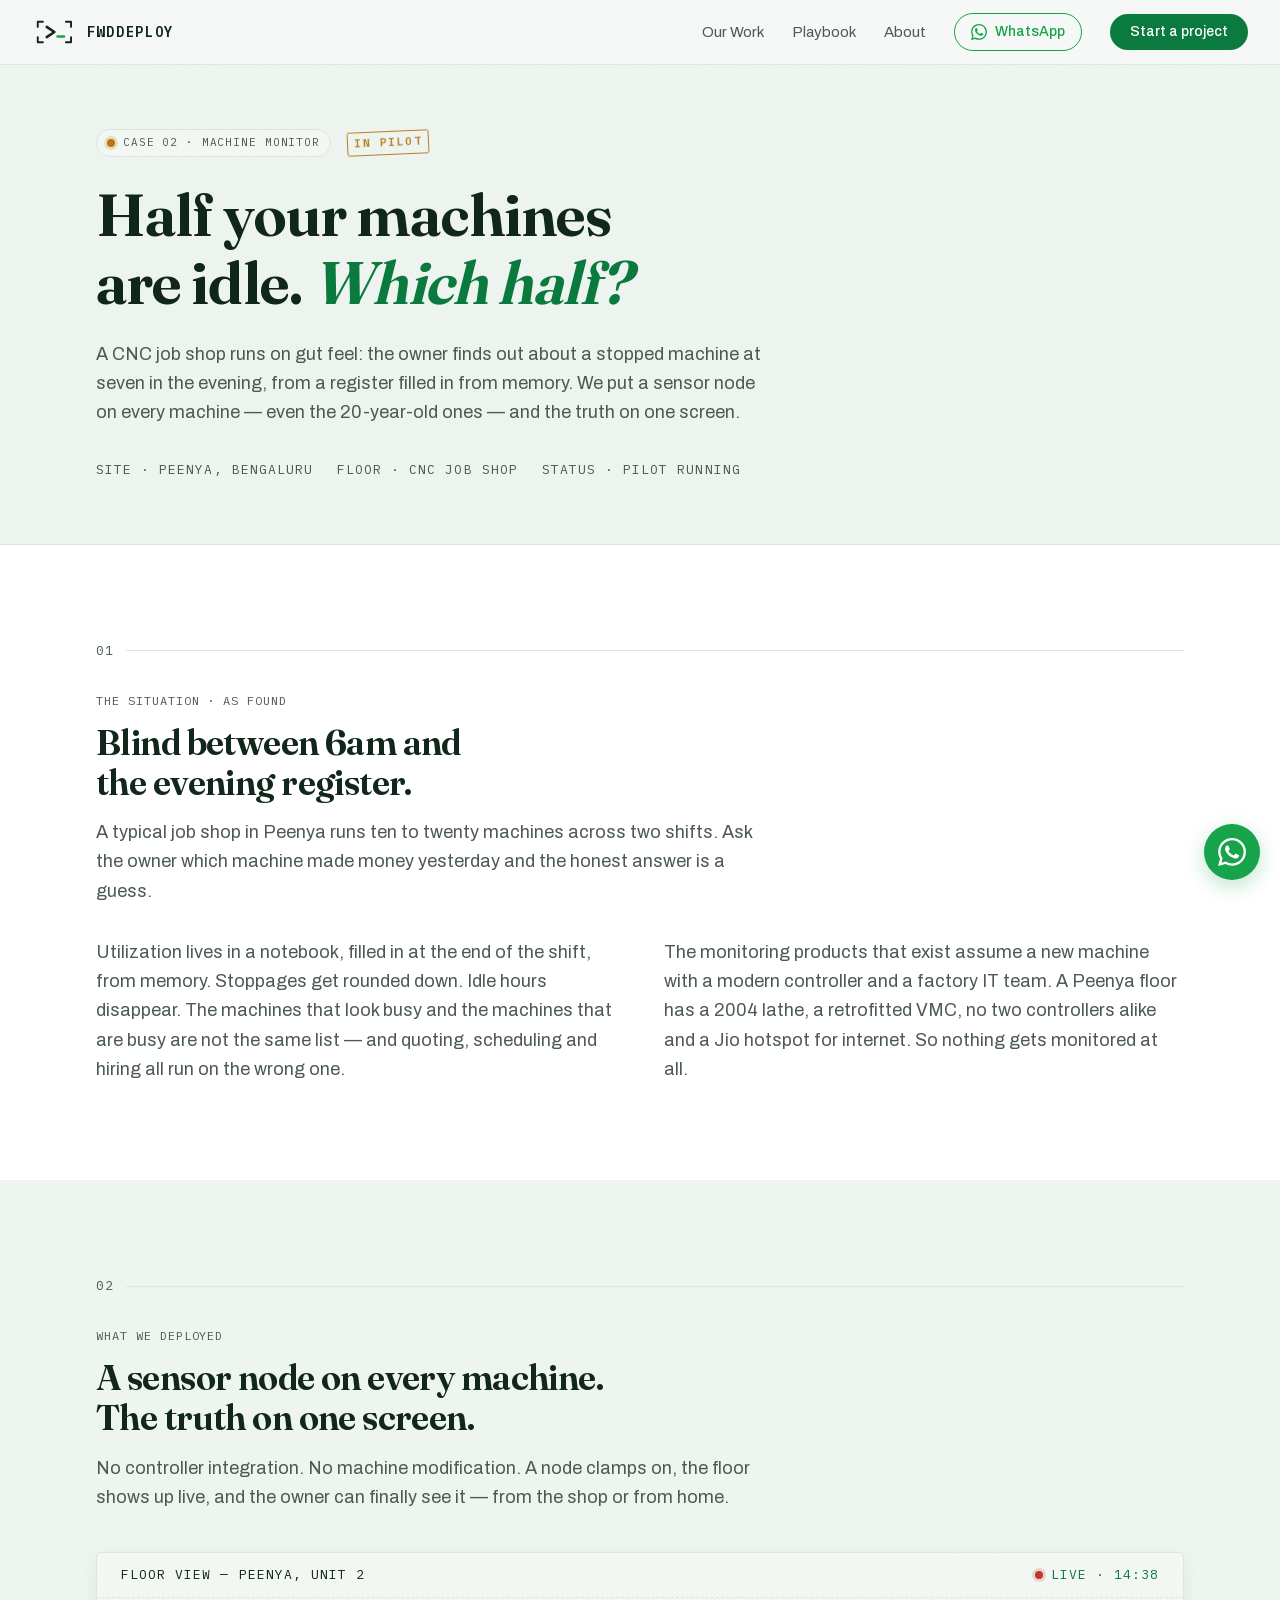
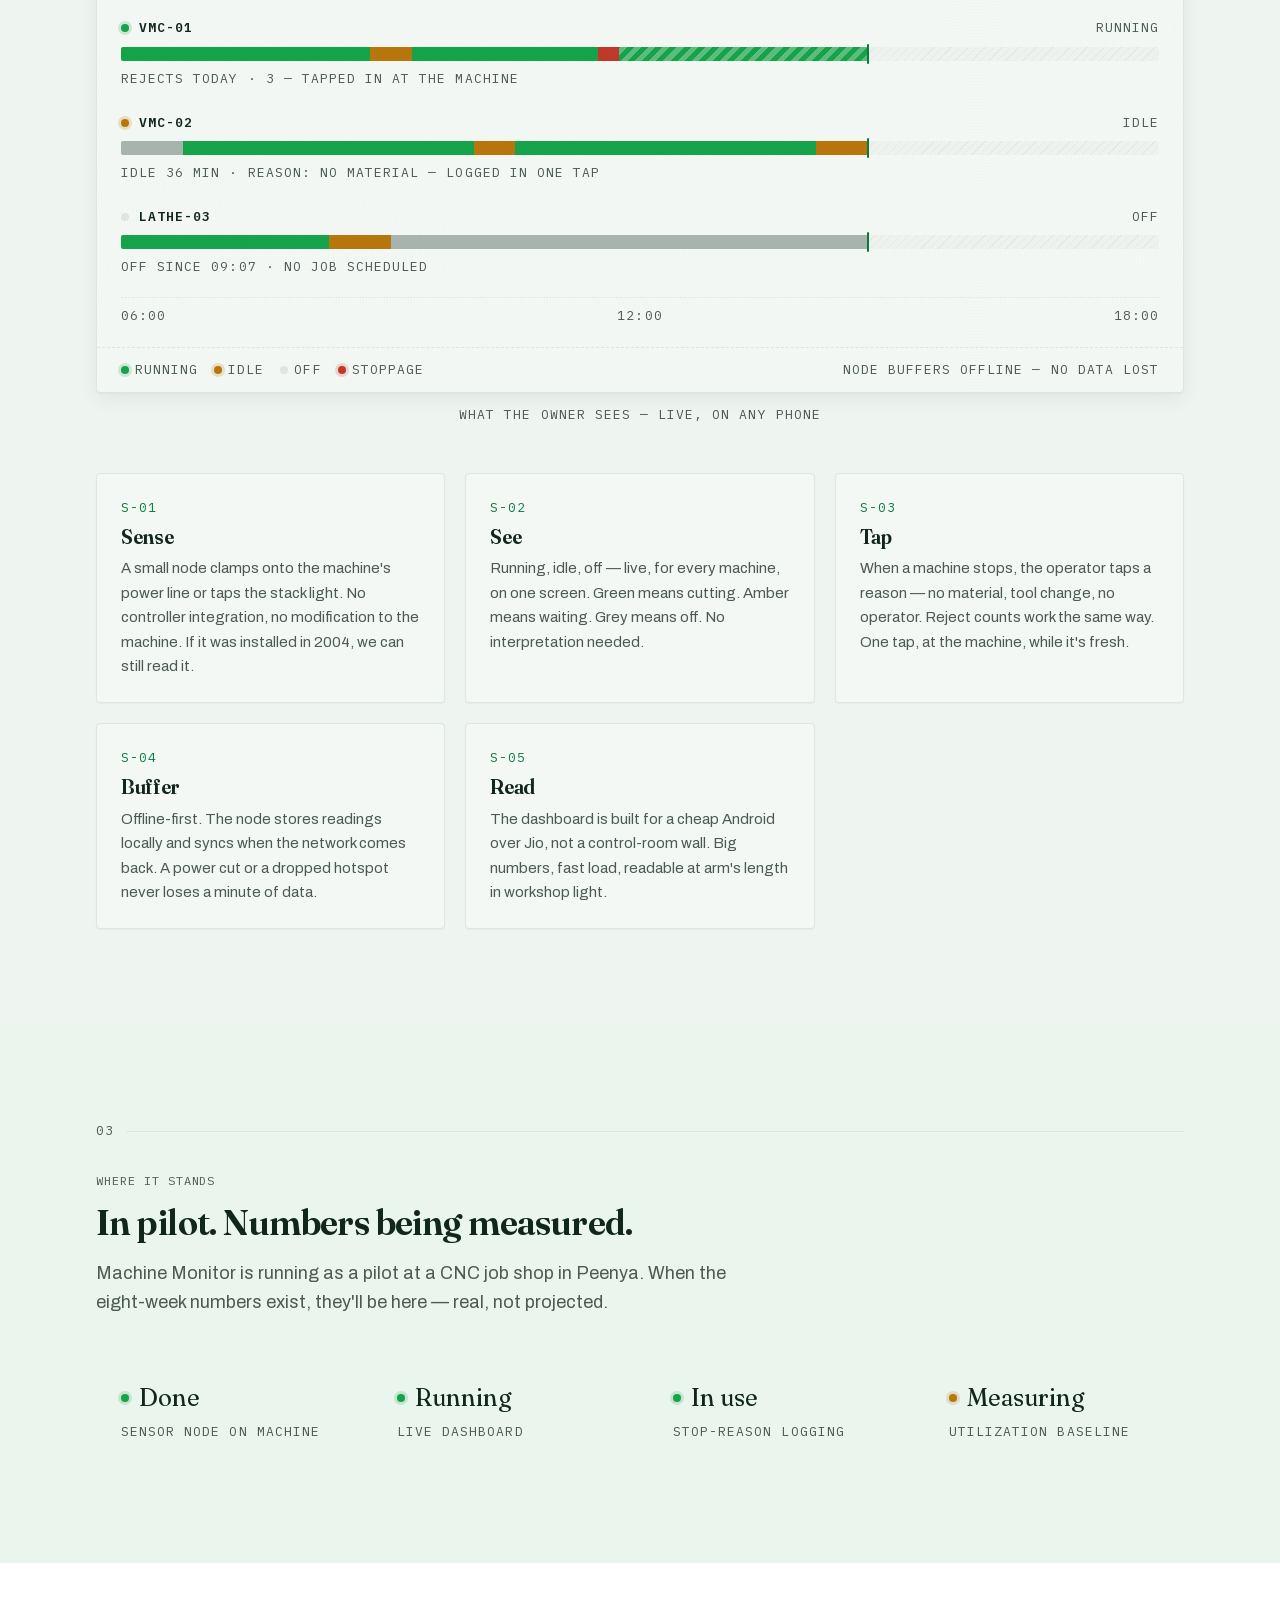
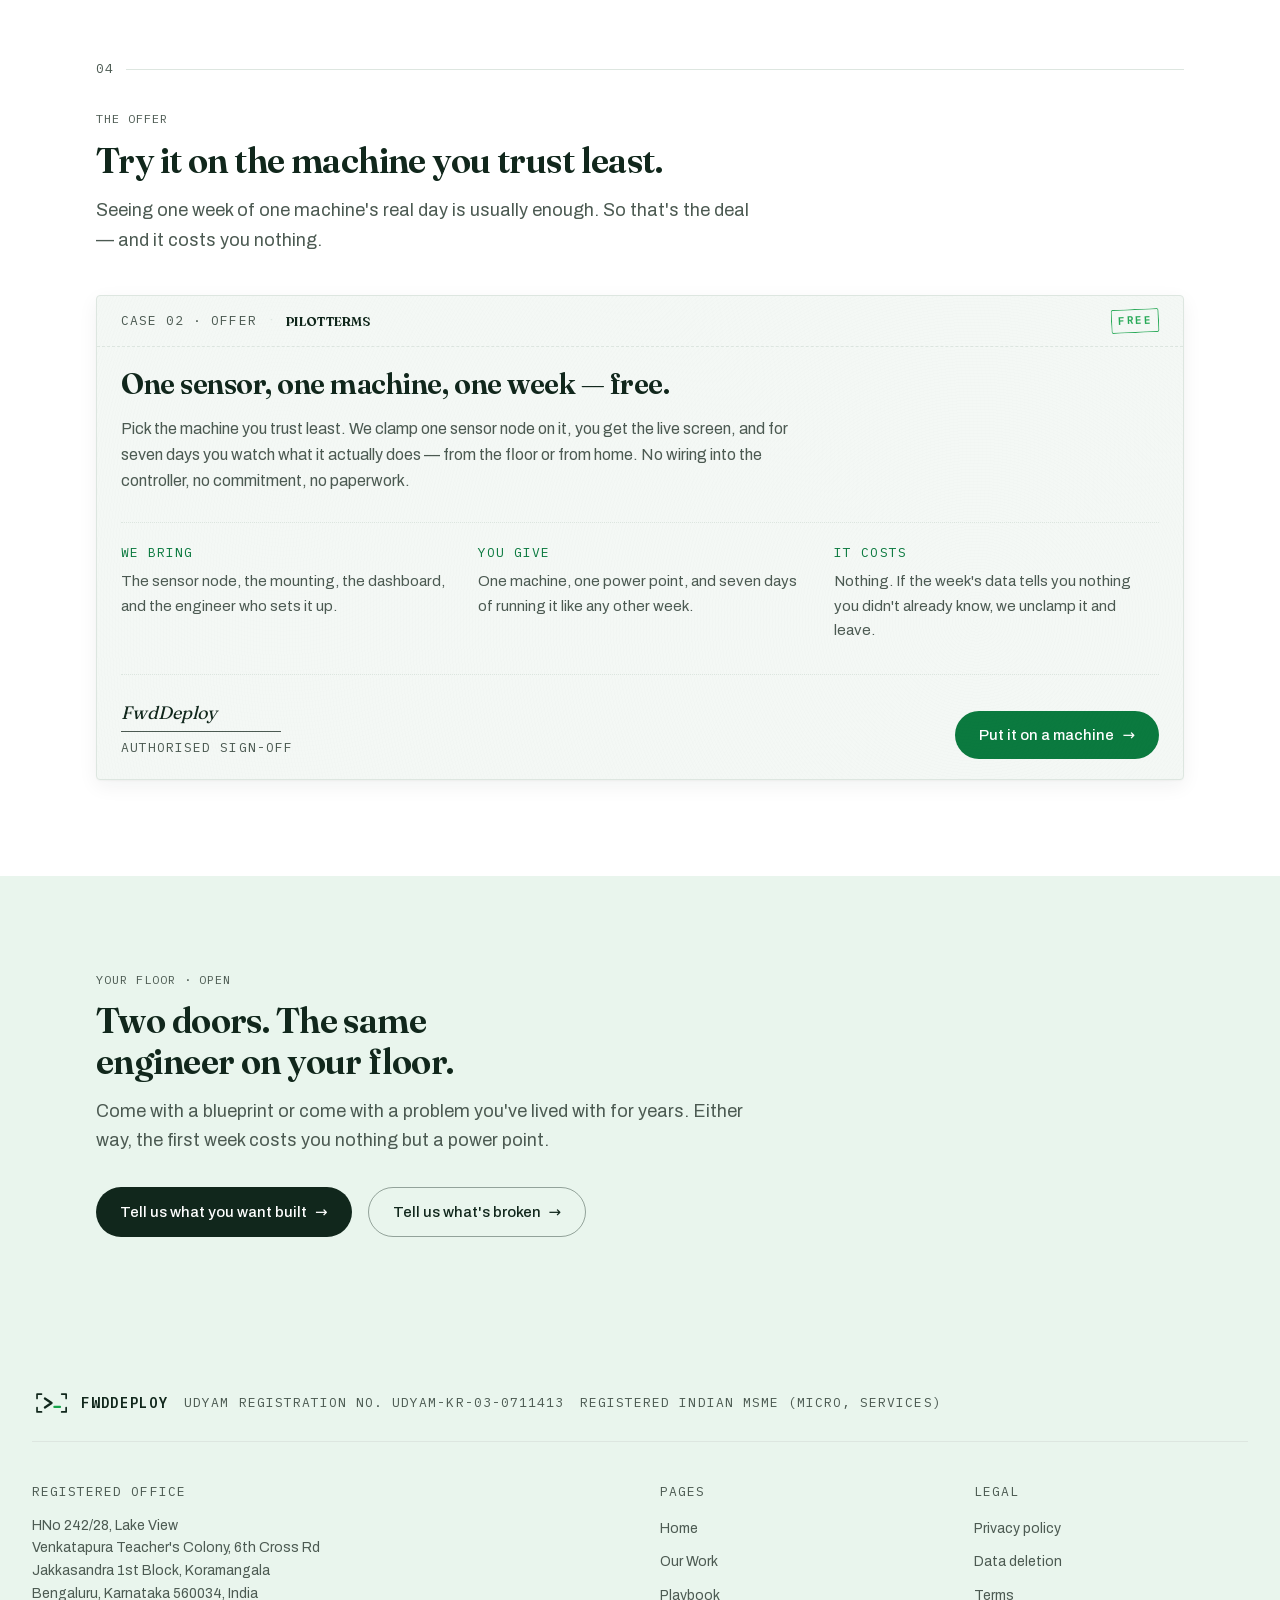
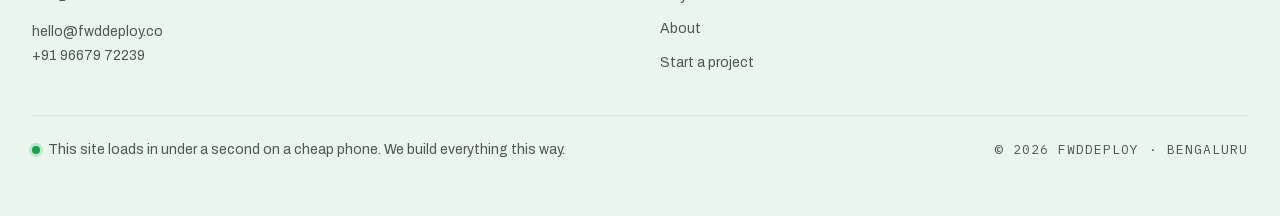
<file: work/machine-monitor/index.html>
<!DOCTYPE html><html lang="en" class="fraunces_c29f612-module__JQ4iGa__variable archivo_c50fddcf-module__xTJHDW__variable ibm_plex_mono_93a398a6-module__Tx7x6q__variable h-full antialiased"><head><meta charSet="utf-8"/><meta name="viewport" content="width=device-width, initial-scale=1"/><meta name="next-size-adjust" content=""/><title>Machine Monitor — live machine utilization for CNC job shops — FwdDeploy</title><meta name="description" content="A sensor node on every machine shows running, idle and off live — stop reasons and reject counts one tap away. Works on 20-year-old machines, offline-first, readable on a cheap Android. In pilot at a Peenya job shop. First sensor free for a week."/><meta name="application-name" content="FwdDeploy"/><link rel="manifest" href="/manifest.webmanifest"/><meta property="og:title" content="FwdDeploy — The technical team you never hired."/><meta property="og:description" content="FwdDeploy is a Bengaluru forward-deployed engineering firm. An engineer sits where your work happens, working demo by day 7, production by week 3, results on your numbers by week 8."/><meta property="og:url" content="https://fwddeploy.co"/><meta property="og:site_name" content="FwdDeploy"/><meta property="og:locale" content="en_IN"/><meta property="og:type" content="website"/><meta name="twitter:card" content="summary"/><meta name="twitter:title" content="FwdDeploy — The technical team you never hired."/><meta name="twitter:description" content="FwdDeploy is a Bengaluru forward-deployed engineering firm. An engineer sits where your work happens, working demo by day 7, production by week 3, results on your numbers by week 8."/><link rel="icon" href="/icon.svg?icon.14jp1pmq6gqi2.svg" sizes="any" type="image/svg+xml"/><style id="inlined">

/* /_next/static/chunks/%5Broot-of-the-server%5D__0h_o94b._.css */
/* [next]/internal/font/google/fraunces_c29f612.module.css [app-client] (css) */
@font-face {
  font-family: Fraunces;
  font-style: normal;
  font-weight: 100 900;
  font-display: swap;
  src: url("/_next/static/media/167cd0713aa75522-s.1nzccunaoxsdm.woff2") format("woff2");
  unicode-range: U+102-103, U+110-111, U+128-129, U+168-169, U+1A0-1A1, U+1AF-1B0, U+300-301, U+303-304, U+308-309, U+323, U+329, U+1EA0-1EF9, U+20AB;
}

@font-face {
  font-family: Fraunces;
  font-style: normal;
  font-weight: 100 900;
  font-display: swap;
  src: url("/_next/static/media/e455bcff747f0d5e-s.1wuo3gtslpr33.woff2") format("woff2");
  unicode-range: U+100-2BA, U+2BD-2C5, U+2C7-2CC, U+2CE-2D7, U+2DD-2FF, U+304, U+308, U+329, U+1D00-1DBF, U+1E00-1E9F, U+1EF2-1EFF, U+2020, U+20A0-20AB, U+20AD-20C0, U+2113, U+2C60-2C7F, U+A720-A7FF;
}

@font-face {
  font-family: Fraunces;
  font-style: normal;
  font-weight: 100 900;
  font-display: swap;
  src: url("/_next/static/media/791bf8c4bb753ed6-s.p.0ggqn9ig56u4s.woff2") format("woff2");
  unicode-range: U+??, U+131, U+152-153, U+2BB-2BC, U+2C6, U+2DA, U+2DC, U+304, U+308, U+329, U+2000-206F, U+20AC, U+2122, U+2191, U+2193, U+2212, U+2215, U+FEFF, U+FFFD;
}

@font-face {
  font-family: Fraunces Fallback;
  src: local(Times New Roman);
  ascent-override: 84.71%;
  descent-override: 22.09%;
  line-gap-override: 0.0%;
  size-adjust: 115.45%;
}

.fraunces_c29f612-module__JQ4iGa__className {
  font-family: Fraunces, Fraunces Fallback;
  font-style: normal;
}

.fraunces_c29f612-module__JQ4iGa__variable {
  --font-fraunces: "Fraunces", "Fraunces Fallback";
}

/* [next]/internal/font/google/archivo_c50fddcf.module.css [app-client] (css) */
@font-face {
  font-family: Archivo;
  font-style: normal;
  font-weight: 100 900;
  font-stretch: 100%;
  font-display: swap;
  src: url("/_next/static/media/a2947afc6a06879b-s.1gyfqm5yhhzs7.woff2") format("woff2");
  unicode-range: U+102-103, U+110-111, U+128-129, U+168-169, U+1A0-1A1, U+1AF-1B0, U+300-301, U+303-304, U+308-309, U+323, U+329, U+1EA0-1EF9, U+20AB;
}

@font-face {
  font-family: Archivo;
  font-style: normal;
  font-weight: 100 900;
  font-stretch: 100%;
  font-display: swap;
  src: url("/_next/static/media/651aaf1801011892-s.357dd_6abeqge.woff2") format("woff2");
  unicode-range: U+100-2BA, U+2BD-2C5, U+2C7-2CC, U+2CE-2D7, U+2DD-2FF, U+304, U+308, U+329, U+1D00-1DBF, U+1E00-1E9F, U+1EF2-1EFF, U+2020, U+20A0-20AB, U+20AD-20C0, U+2113, U+2C60-2C7F, U+A720-A7FF;
}

@font-face {
  font-family: Archivo;
  font-style: normal;
  font-weight: 100 900;
  font-stretch: 100%;
  font-display: swap;
  src: url("/_next/static/media/75affa71d1e2f6a7-s.p.17-aodiw50953.woff2") format("woff2");
  unicode-range: U+??, U+131, U+152-153, U+2BB-2BC, U+2C6, U+2DA, U+2DC, U+304, U+308, U+329, U+2000-206F, U+20AC, U+2122, U+2191, U+2193, U+2212, U+2215, U+FEFF, U+FFFD;
}

@font-face {
  font-family: Archivo Fallback;
  src: local(Arial);
  ascent-override: 88.96%;
  descent-override: 21.28%;
  line-gap-override: 0.0%;
  size-adjust: 98.7%;
}

.archivo_c50fddcf-module__xTJHDW__className {
  font-family: Archivo, Archivo Fallback;
  font-style: normal;
}

.archivo_c50fddcf-module__xTJHDW__variable {
  --font-archivo: "Archivo", "Archivo Fallback";
}

/* [next]/internal/font/google/ibm_plex_mono_93a398a6.module.css [app-client] (css) */
@font-face {
  font-family: IBM Plex Mono;
  font-style: normal;
  font-weight: 400;
  font-display: swap;
  src: url("/_next/static/media/e390973e931a41c5-s.0rgnxg2b64rzs.woff2") format("woff2");
  unicode-range: U+460-52F, U+1C80-1C8A, U+20B4, U+2DE0-2DFF, U+A640-A69F, U+FE2E-FE2F;
}

@font-face {
  font-family: IBM Plex Mono;
  font-style: normal;
  font-weight: 400;
  font-display: swap;
  src: url("/_next/static/media/59b15b4bcd7b1eb5-s.2vemzm0itqzfy.woff2") format("woff2");
  unicode-range: U+301, U+400-45F, U+490-491, U+4B0-4B1, U+2116;
}

@font-face {
  font-family: IBM Plex Mono;
  font-style: normal;
  font-weight: 400;
  font-display: swap;
  src: url("/_next/static/media/e532fa1b9921e1cd-s.3cb5lpr2l6xud.woff2") format("woff2");
  unicode-range: U+102-103, U+110-111, U+128-129, U+168-169, U+1A0-1A1, U+1AF-1B0, U+300-301, U+303-304, U+308-309, U+323, U+329, U+1EA0-1EF9, U+20AB;
}

@font-face {
  font-family: IBM Plex Mono;
  font-style: normal;
  font-weight: 400;
  font-display: swap;
  src: url("/_next/static/media/2fe89d53234c61d4-s.1u30mmyq6lnsd.woff2") format("woff2");
  unicode-range: U+100-2BA, U+2BD-2C5, U+2C7-2CC, U+2CE-2D7, U+2DD-2FF, U+304, U+308, U+329, U+1D00-1DBF, U+1E00-1E9F, U+1EF2-1EFF, U+2020, U+20A0-20AB, U+20AD-20C0, U+2113, U+2C60-2C7F, U+A720-A7FF;
}

@font-face {
  font-family: IBM Plex Mono;
  font-style: normal;
  font-weight: 400;
  font-display: swap;
  src: url("/_next/static/media/99e609270109b47d-s.p.40sczeszzbjw1.woff2") format("woff2");
  unicode-range: U+??, U+131, U+152-153, U+2BB-2BC, U+2C6, U+2DA, U+2DC, U+304, U+308, U+329, U+2000-206F, U+20AC, U+2122, U+2191, U+2193, U+2212, U+2215, U+FEFF, U+FFFD;
}

@font-face {
  font-family: IBM Plex Mono;
  font-style: normal;
  font-weight: 500;
  font-display: swap;
  src: url("/_next/static/media/5e05ae5b48faa55e-s.1yd4_i3e35931.woff2") format("woff2");
  unicode-range: U+460-52F, U+1C80-1C8A, U+20B4, U+2DE0-2DFF, U+A640-A69F, U+FE2E-FE2F;
}

@font-face {
  font-family: IBM Plex Mono;
  font-style: normal;
  font-weight: 500;
  font-display: swap;
  src: url("/_next/static/media/a7afbb44bec2bb18-s.1qc6dx89jd2qv.woff2") format("woff2");
  unicode-range: U+301, U+400-45F, U+490-491, U+4B0-4B1, U+2116;
}

@font-face {
  font-family: IBM Plex Mono;
  font-style: normal;
  font-weight: 500;
  font-display: swap;
  src: url("/_next/static/media/02263ebadd758ea4-s.29yke99gs9qpn.woff2") format("woff2");
  unicode-range: U+102-103, U+110-111, U+128-129, U+168-169, U+1A0-1A1, U+1AF-1B0, U+300-301, U+303-304, U+308-309, U+323, U+329, U+1EA0-1EF9, U+20AB;
}

@font-face {
  font-family: IBM Plex Mono;
  font-style: normal;
  font-weight: 500;
  font-display: swap;
  src: url("/_next/static/media/68757d6cddeff913-s.1i-sca43-qwng.woff2") format("woff2");
  unicode-range: U+100-2BA, U+2BD-2C5, U+2C7-2CC, U+2CE-2D7, U+2DD-2FF, U+304, U+308, U+329, U+1D00-1DBF, U+1E00-1E9F, U+1EF2-1EFF, U+2020, U+20A0-20AB, U+20AD-20C0, U+2113, U+2C60-2C7F, U+A720-A7FF;
}

@font-face {
  font-family: IBM Plex Mono;
  font-style: normal;
  font-weight: 500;
  font-display: swap;
  src: url("/_next/static/media/effe91970fc4db64-s.p.0oace-s_gkfks.woff2") format("woff2");
  unicode-range: U+??, U+131, U+152-153, U+2BB-2BC, U+2C6, U+2DA, U+2DC, U+304, U+308, U+329, U+2000-206F, U+20AC, U+2122, U+2191, U+2193, U+2212, U+2215, U+FEFF, U+FFFD;
}

@font-face {
  font-family: IBM Plex Mono;
  font-style: normal;
  font-weight: 600;
  font-display: swap;
  src: url("/_next/static/media/6ff74e33ebd7bca3-s.352ti9pm7m6qh.woff2") format("woff2");
  unicode-range: U+460-52F, U+1C80-1C8A, U+20B4, U+2DE0-2DFF, U+A640-A69F, U+FE2E-FE2F;
}

@font-face {
  font-family: IBM Plex Mono;
  font-style: normal;
  font-weight: 600;
  font-display: swap;
  src: url("/_next/static/media/1a69062cfe6f77f8-s.0o-3_g79811ob.woff2") format("woff2");
  unicode-range: U+301, U+400-45F, U+490-491, U+4B0-4B1, U+2116;
}

@font-face {
  font-family: IBM Plex Mono;
  font-style: normal;
  font-weight: 600;
  font-display: swap;
  src: url("/_next/static/media/9a4838fcda0d1bca-s.0ngr-xkgqz1kf.woff2") format("woff2");
  unicode-range: U+102-103, U+110-111, U+128-129, U+168-169, U+1A0-1A1, U+1AF-1B0, U+300-301, U+303-304, U+308-309, U+323, U+329, U+1EA0-1EF9, U+20AB;
}

@font-face {
  font-family: IBM Plex Mono;
  font-style: normal;
  font-weight: 600;
  font-display: swap;
  src: url("/_next/static/media/2e95a7d252b9825a-s.15orukf5wyxb5.woff2") format("woff2");
  unicode-range: U+100-2BA, U+2BD-2C5, U+2C7-2CC, U+2CE-2D7, U+2DD-2FF, U+304, U+308, U+329, U+1D00-1DBF, U+1E00-1E9F, U+1EF2-1EFF, U+2020, U+20A0-20AB, U+20AD-20C0, U+2113, U+2C60-2C7F, U+A720-A7FF;
}

@font-face {
  font-family: IBM Plex Mono;
  font-style: normal;
  font-weight: 600;
  font-display: swap;
  src: url("/_next/static/media/23b7a97ae3b5c134-s.p.226pwps5o-gq_.woff2") format("woff2");
  unicode-range: U+??, U+131, U+152-153, U+2BB-2BC, U+2C6, U+2DA, U+2DC, U+304, U+308, U+329, U+2000-206F, U+20AC, U+2122, U+2191, U+2193, U+2212, U+2215, U+FEFF, U+FFFD;
}

@font-face {
  font-family: IBM Plex Mono Fallback;
  src: local(Arial);
  ascent-override: 76.16%;
  descent-override: 20.43%;
  line-gap-override: 0.0%;
  size-adjust: 134.59%;
}

.ibm_plex_mono_93a398a6-module__Tx7x6q__className {
  font-family: IBM Plex Mono, IBM Plex Mono Fallback;
  font-style: normal;
}

.ibm_plex_mono_93a398a6-module__Tx7x6q__variable {
  --font-plex-mono: "IBM Plex Mono", "IBM Plex Mono Fallback";
}

/* [project]/app/globals.css [app-client] (css) */
@layer properties {
  @supports (((-webkit-hyphens: none)) and (not (margin-trim: inline))) or ((-moz-orient: inline) and (not (color: rgb(from red r g b)))) {
    *, :before, :after, ::backdrop {
      --tw-space-y-reverse: 0;
      --tw-divide-y-reverse: 0;
      --tw-border-style: solid;
      --tw-leading: initial;
      --tw-font-weight: initial;
      --tw-tracking: initial;
      --tw-ordinal: initial;
      --tw-slashed-zero: initial;
      --tw-numeric-figure: initial;
      --tw-numeric-spacing: initial;
      --tw-numeric-fraction: initial;
      --tw-shadow: 0 0 #0000;
      --tw-shadow-color: initial;
      --tw-shadow-alpha: 100%;
      --tw-inset-shadow: 0 0 #0000;
      --tw-inset-shadow-color: initial;
      --tw-inset-shadow-alpha: 100%;
      --tw-ring-color: initial;
      --tw-ring-shadow: 0 0 #0000;
      --tw-inset-ring-color: initial;
      --tw-inset-ring-shadow: 0 0 #0000;
      --tw-ring-inset: initial;
      --tw-ring-offset-width: 0px;
      --tw-ring-offset-color: #fff;
      --tw-ring-offset-shadow: 0 0 #0000;
      --tw-backdrop-blur: initial;
      --tw-backdrop-brightness: initial;
      --tw-backdrop-contrast: initial;
      --tw-backdrop-grayscale: initial;
      --tw-backdrop-hue-rotate: initial;
      --tw-backdrop-invert: initial;
      --tw-backdrop-opacity: initial;
      --tw-backdrop-saturate: initial;
      --tw-backdrop-sepia: initial;
      --tw-duration: initial;
      --tw-translate-x: 0;
      --tw-translate-y: 0;
      --tw-translate-z: 0;
      --tw-content: "";
      --tw-scale-x: 1;
      --tw-scale-y: 1;
      --tw-scale-z: 1;
      --tw-outline-style: solid;
    }
  }
}

@layer theme {
  :root, :host {
    --font-sans: ui-sans-serif, system-ui, sans-serif, "Apple Color Emoji",
      "Segoe UI Emoji", "Segoe UI Symbol", "Noto Color Emoji";
    --font-mono: var(--font-plex-mono), "IBM Plex Mono", ui-monospace, monospace;
    --color-white: #fff;
    --spacing: .25rem;
    --container-xl: 36rem;
    --container-2xl: 42rem;
    --container-3xl: 48rem;
    --container-4xl: 56rem;
    --container-6xl: 72rem;
    --text-xs: .75rem;
    --text-xs--line-height: calc(1 / .75);
    --text-sm: .875rem;
    --text-sm--line-height: calc(1.25 / .875);
    --text-base: 1rem;
    --text-base--line-height: calc(1.5 / 1);
    --text-lg: 1.125rem;
    --text-lg--line-height: calc(1.75 / 1.125);
    --text-xl: 1.25rem;
    --text-xl--line-height: calc(1.75 / 1.25);
    --text-2xl: 1.5rem;
    --text-2xl--line-height: calc(2 / 1.5);
    --text-3xl: 1.875rem;
    --text-3xl--line-height: calc(2.25 / 1.875);
    --text-4xl: 2.25rem;
    --text-4xl--line-height: calc(2.5 / 2.25);
    --text-5xl: 3rem;
    --text-5xl--line-height: 1;
    --text-6xl: 3.75rem;
    --text-6xl--line-height: 1;
    --font-weight-medium: 500;
    --font-weight-semibold: 600;
    --tracking-normal: 0em;
    --leading-tight: 1.25;
    --leading-snug: 1.375;
    --leading-relaxed: 1.625;
    --radius-xl: .75rem;
    --blur-sm: 8px;
    --default-transition-duration: .15s;
    --default-transition-timing-function: cubic-bezier(.4, 0, .2, 1);
    --default-font-family: var(--font-sans);
    --default-mono-font-family: var(--font-mono);
    --color-bg: #fff;
    --color-tint: #eef4f0;
    --color-ink: #11271c;
    --color-ink-soft: #4c5a52;
    --color-primary: #0b7a3f;
    --color-accent: #0b7a3f;
    --color-dark: #0c3b24;
    --color-line: #dde6e0;
    --color-run: #16a34a;
    --color-signal: #b8770c;
    --color-down: #c0392b;
    --color-stamp: #0b7a3f;
    --color-surface: #f4f8f5;
    --color-paper: #f4f8f5;
    --color-paper-raised: #fff;
    --color-paper-deep: #eef4f0;
    --color-warm-wash: #fff;
    --color-line-warm: #d3ded7;
    --color-ink-soft-strong: #34433b;
    --font-display: var(--font-fraunces), "Fraunces", Georgia, serif;
    --font-body: var(--font-archivo), "Archivo", system-ui, sans-serif;
  }
}

@layer base {
  *, :after, :before, ::backdrop {
    box-sizing: border-box;
    border: 0 solid;
    margin: 0;
    padding: 0;
  }

  ::file-selector-button {
    box-sizing: border-box;
    border: 0 solid;
    margin: 0;
    padding: 0;
  }

  html, :host {
    -webkit-text-size-adjust: 100%;
    tab-size: 4;
    line-height: 1.5;
    font-family: var(--default-font-family, ui-sans-serif, system-ui, sans-serif, "Apple Color Emoji", "Segoe UI Emoji", "Segoe UI Symbol", "Noto Color Emoji");
    font-feature-settings: var(--default-font-feature-settings, normal);
    font-variation-settings: var(--default-font-variation-settings, normal);
    -webkit-tap-highlight-color: transparent;
  }

  hr {
    height: 0;
    color: inherit;
    border-top-width: 1px;
  }

  abbr:where([title]) {
    -webkit-text-decoration: underline dotted;
    text-decoration: underline dotted;
  }

  h1, h2, h3, h4, h5, h6 {
    font-size: inherit;
    font-weight: inherit;
  }

  a {
    color: inherit;
    -webkit-text-decoration: inherit;
    -webkit-text-decoration: inherit;
    text-decoration: inherit;
  }

  b, strong {
    font-weight: bolder;
  }

  code, kbd, samp, pre {
    font-family: var(--default-mono-font-family, ui-monospace, SFMono-Regular, Menlo, Monaco, Consolas, "Liberation Mono", "Courier New", monospace);
    font-feature-settings: var(--default-mono-font-feature-settings, normal);
    font-variation-settings: var(--default-mono-font-variation-settings, normal);
    font-size: 1em;
  }

  small {
    font-size: 80%;
  }

  sub, sup {
    vertical-align: baseline;
    font-size: 75%;
    line-height: 0;
    position: relative;
  }

  sub {
    bottom: -.25em;
  }

  sup {
    top: -.5em;
  }

  table {
    text-indent: 0;
    border-color: inherit;
    border-collapse: collapse;
  }

  :-moz-focusring {
    outline: auto;
  }

  progress {
    vertical-align: baseline;
  }

  summary {
    display: list-item;
  }

  ol, ul, menu {
    list-style: none;
  }

  img, svg, video, canvas, audio, iframe, embed, object {
    vertical-align: middle;
    display: block;
  }

  img, video {
    max-width: 100%;
    height: auto;
  }

  button, input, select, optgroup, textarea {
    font: inherit;
    font-feature-settings: inherit;
    font-variation-settings: inherit;
    letter-spacing: inherit;
    color: inherit;
    opacity: 1;
    background-color: #0000;
    border-radius: 0;
  }

  ::file-selector-button {
    font: inherit;
    font-feature-settings: inherit;
    font-variation-settings: inherit;
    letter-spacing: inherit;
    color: inherit;
    opacity: 1;
    background-color: #0000;
    border-radius: 0;
  }

  :where(select:is([multiple], [size])) optgroup {
    font-weight: bolder;
  }

  :where(select:is([multiple], [size])) optgroup option {
    padding-inline-start: 20px;
  }

  ::file-selector-button {
    margin-inline-end: 4px;
  }

  ::placeholder {
    opacity: 1;
  }

  @supports (not ((-webkit-appearance: -apple-pay-button))) or (contain-intrinsic-size: 1px) {
    ::placeholder {
      color: currentColor;
    }

    @supports (color: color-mix(in lab, red, red)) {
      ::placeholder {
        color: color-mix(in oklab, currentcolor 50%, transparent);
      }
    }
  }

  textarea {
    resize: vertical;
  }

  ::-webkit-search-decoration {
    -webkit-appearance: none;
  }

  ::-webkit-date-and-time-value {
    min-height: 1lh;
    text-align: inherit;
  }

  ::-webkit-datetime-edit {
    display: inline-flex;
  }

  ::-webkit-datetime-edit-fields-wrapper {
    padding: 0;
  }

  ::-webkit-datetime-edit {
    padding-block: 0;
  }

  ::-webkit-datetime-edit-year-field {
    padding-block: 0;
  }

  ::-webkit-datetime-edit-month-field {
    padding-block: 0;
  }

  ::-webkit-datetime-edit-day-field {
    padding-block: 0;
  }

  ::-webkit-datetime-edit-hour-field {
    padding-block: 0;
  }

  ::-webkit-datetime-edit-minute-field {
    padding-block: 0;
  }

  ::-webkit-datetime-edit-second-field {
    padding-block: 0;
  }

  ::-webkit-datetime-edit-millisecond-field {
    padding-block: 0;
  }

  ::-webkit-datetime-edit-meridiem-field {
    padding-block: 0;
  }

  ::-webkit-calendar-picker-indicator {
    line-height: 1;
  }

  :-moz-ui-invalid {
    box-shadow: none;
  }

  button, input:where([type="button"], [type="reset"], [type="submit"]) {
    appearance: button;
  }

  ::file-selector-button {
    appearance: button;
  }

  ::-webkit-inner-spin-button {
    height: auto;
  }

  ::-webkit-outer-spin-button {
    height: auto;
  }

  [hidden]:where(:not([hidden="until-found"])) {
    display: none !important;
  }
}

@layer components;

@layer utilities {
  .sr-only {
    clip-path: inset(50%);
    white-space: nowrap;
    border-width: 0;
    width: 1px;
    height: 1px;
    margin: -1px;
    padding: 0;
    position: absolute;
    overflow: hidden;
  }

  .absolute {
    position: absolute;
  }

  .fixed {
    position: fixed;
  }

  .paper-grain, .relative {
    position: relative;
  }

  .sticky {
    position: sticky;
  }

  .inset-x-0 {
    inset-inline: calc(var(--spacing) * 0);
  }

  .top-0 {
    top: calc(var(--spacing) * 0);
  }

  .top-20 {
    top: calc(var(--spacing) * 20);
  }

  .top-\[1\.1875rem\] {
    top: 1.1875rem;
  }

  .top-full {
    top: 100%;
  }

  .right-0 {
    right: calc(var(--spacing) * 0);
  }

  .right-4 {
    right: calc(var(--spacing) * 4);
  }

  .right-5 {
    right: calc(var(--spacing) * 5);
  }

  .bottom-5 {
    bottom: calc(var(--spacing) * 5);
  }

  .left-0 {
    left: calc(var(--spacing) * 0);
  }

  .z-10 {
    z-index: 10;
  }

  .z-40 {
    z-index: 40;
  }

  .z-50 {
    z-index: 50;
  }

  .z-\[1\] {
    z-index: 1;
  }

  .container {
    width: 100%;
  }

  @media (min-width: 40rem) {
    .container {
      max-width: 40rem;
    }
  }

  @media (min-width: 48rem) {
    .container {
      max-width: 48rem;
    }
  }

  @media (min-width: 64rem) {
    .container {
      max-width: 64rem;
    }
  }

  @media (min-width: 80rem) {
    .container {
      max-width: 80rem;
    }
  }

  @media (min-width: 96rem) {
    .container {
      max-width: 96rem;
    }
  }

  .m-0 {
    margin: calc(var(--spacing) * 0);
  }

  .mx-auto {
    margin-inline: auto;
  }

  .my-4 {
    margin-block: calc(var(--spacing) * 4);
  }

  .mt-0\.5 {
    margin-top: calc(var(--spacing) * .5);
  }

  .mt-1 {
    margin-top: calc(var(--spacing) * 1);
  }

  .mt-1\.5 {
    margin-top: calc(var(--spacing) * 1.5);
  }

  .mt-2 {
    margin-top: calc(var(--spacing) * 2);
  }

  .mt-3 {
    margin-top: calc(var(--spacing) * 3);
  }

  .mt-4 {
    margin-top: calc(var(--spacing) * 4);
  }

  .mt-5 {
    margin-top: calc(var(--spacing) * 5);
  }

  .mt-6 {
    margin-top: calc(var(--spacing) * 6);
  }

  .mt-7 {
    margin-top: calc(var(--spacing) * 7);
  }

  .mt-8 {
    margin-top: calc(var(--spacing) * 8);
  }

  .mt-9 {
    margin-top: calc(var(--spacing) * 9);
  }

  .mt-10 {
    margin-top: calc(var(--spacing) * 10);
  }

  .mt-12 {
    margin-top: calc(var(--spacing) * 12);
  }

  .mt-14 {
    margin-top: calc(var(--spacing) * 14);
  }

  .mt-16 {
    margin-top: calc(var(--spacing) * 16);
  }

  .mt-auto {
    margin-top: auto;
  }

  .mb-2 {
    margin-bottom: calc(var(--spacing) * 2);
  }

  .mb-3 {
    margin-bottom: calc(var(--spacing) * 3);
  }

  .mb-4 {
    margin-bottom: calc(var(--spacing) * 4);
  }

  .mb-5 {
    margin-bottom: calc(var(--spacing) * 5);
  }

  .mb-6 {
    margin-bottom: calc(var(--spacing) * 6);
  }

  .mb-8 {
    margin-bottom: calc(var(--spacing) * 8);
  }

  .num-chip {
    background-color: var(--color-primary);
    color: #fff;
    width: 2.375rem;
    height: 2.375rem;
    font-family: var(--font-mono);
    border-radius: 4px;
    flex-shrink: 0;
    justify-content: center;
    align-items: center;
    font-size: .875rem;
    font-weight: 600;
    display: flex;
  }

  .status-dot {
    border-radius: 9999px;
    flex-shrink: 0;
    width: .5rem;
    height: .5rem;
    display: inline-block;
  }

  .stamp {
    font-family: var(--font-mono);
    letter-spacing: .14em;
    text-transform: uppercase;
    color: var(--color-stamp);
    border: 1.5px solid var(--color-stamp);
    outline: 1px solid #0b7a3f59;
    font-size: .6875rem;
    font-weight: 600;
    display: inline-block;
  }

  @supports (color: color-mix(in lab, red, red)) {
    .stamp {
      outline: 1px solid color-mix(in srgb, var(--color-stamp) 35%, transparent);
    }
  }

  .stamp {
    outline-offset: 2px;
    opacity: .92;
    border-radius: 2px;
    padding: .2em .55em;
    transform: rotate(-2.5deg);
    -webkit-mask-image: radial-gradient(120% 100% at 48% 52%, #000 62%, #000000d1 100%);
    mask-image: radial-gradient(120% 100% at 48% 52%, #000 62%, #000000d1 100%);
  }

  .kicker {
    font-family: var(--font-mono);
    letter-spacing: .08em;
    text-transform: uppercase;
    color: var(--color-ink-soft);
    background-color: var(--color-surface);
    border: 1px solid var(--color-line);
    border-radius: 9999px;
    align-items: center;
    gap: .5rem;
    padding: .4em .9em;
    font-size: .6875rem;
    display: inline-flex;
  }

  .block {
    display: block;
  }

  .flex {
    display: flex;
  }

  .grid {
    display: grid;
  }

  .hidden {
    display: none;
  }

  .inline {
    display: inline;
  }

  .inline-block {
    display: inline-block;
  }

  .inline-flex {
    display: inline-flex;
  }

  .table {
    display: table;
  }

  .h-1\.5 {
    height: calc(var(--spacing) * 1.5);
  }

  .h-3 {
    height: calc(var(--spacing) * 3);
  }

  .h-4 {
    height: calc(var(--spacing) * 4);
  }

  .h-7 {
    height: calc(var(--spacing) * 7);
  }

  .h-8 {
    height: calc(var(--spacing) * 8);
  }

  .h-14 {
    height: calc(var(--spacing) * 14);
  }

  .h-16 {
    height: calc(var(--spacing) * 16);
  }

  .h-full {
    height: 100%;
  }

  .h-px {
    height: 1px;
  }

  .min-h-40 {
    min-height: calc(var(--spacing) * 40);
  }

  .min-h-full {
    min-height: 100%;
  }

  .w-4 {
    width: calc(var(--spacing) * 4);
  }

  .w-7 {
    width: calc(var(--spacing) * 7);
  }

  .w-14 {
    width: calc(var(--spacing) * 14);
  }

  .w-20 {
    width: calc(var(--spacing) * 20);
  }

  .w-36 {
    width: calc(var(--spacing) * 36);
  }

  .w-44 {
    width: calc(var(--spacing) * 44);
  }

  .w-auto {
    width: auto;
  }

  .w-full {
    width: 100%;
  }

  .w-px {
    width: 1px;
  }

  .max-w-2xl {
    max-width: var(--container-2xl);
  }

  .max-w-3xl {
    max-width: var(--container-3xl);
  }

  .max-w-4xl {
    max-width: var(--container-4xl);
  }

  .max-w-6xl {
    max-width: var(--container-6xl);
  }

  .max-w-\[15ch\] {
    max-width: 15ch;
  }

  .max-w-\[26ch\] {
    max-width: 26ch;
  }

  .max-w-\[28ch\] {
    max-width: 28ch;
  }

  .max-w-\[88\%\] {
    max-width: 88%;
  }

  .max-w-\[1680px\] {
    max-width: 1680px;
  }

  .max-w-xl {
    max-width: var(--container-xl);
  }

  .signoff-line {
    border-bottom: 1px solid var(--color-ink-soft);
    min-width: 10rem;
  }

  .min-w-0 {
    min-width: calc(var(--spacing) * 0);
  }

  .min-w-4 {
    min-width: calc(var(--spacing) * 4);
  }

  .min-w-28 {
    min-width: calc(var(--spacing) * 28);
  }

  .min-w-36 {
    min-width: calc(var(--spacing) * 36);
  }

  .flex-1 {
    flex: 1;
  }

  .shrink-0 {
    flex-shrink: 0;
  }

  .grow {
    flex-grow: 1;
  }

  .dot-pulse {
    animation: 2.4s ease-in-out infinite dot-pulse;
  }

  .load-reveal {
    animation: .7s cubic-bezier(.22, 1, .36, 1) both load-reveal;
  }

  .cursor-pointer {
    cursor: pointer;
  }

  .resize-y {
    resize: vertical;
  }

  .list-none {
    list-style-type: none;
  }

  .appearance-none {
    appearance: none;
  }

  .auto-rows-fr {
    grid-auto-rows: minmax(0, 1fr);
  }

  .grid-cols-1 {
    grid-template-columns: repeat(1, minmax(0, 1fr));
  }

  .grid-cols-2 {
    grid-template-columns: repeat(2, minmax(0, 1fr));
  }

  .flex-col {
    flex-direction: column;
  }

  .flex-wrap {
    flex-wrap: wrap;
  }

  .items-baseline {
    align-items: baseline;
  }

  .items-center {
    align-items: center;
  }

  .items-end {
    align-items: flex-end;
  }

  .items-start {
    align-items: flex-start;
  }

  .items-stretch {
    align-items: stretch;
  }

  .justify-between {
    justify-content: space-between;
  }

  .justify-center {
    justify-content: center;
  }

  .justify-end {
    justify-content: flex-end;
  }

  .justify-start {
    justify-content: flex-start;
  }

  .gap-1 {
    gap: calc(var(--spacing) * 1);
  }

  .gap-1\.5 {
    gap: calc(var(--spacing) * 1.5);
  }

  .gap-2 {
    gap: calc(var(--spacing) * 2);
  }

  .gap-2\.5 {
    gap: calc(var(--spacing) * 2.5);
  }

  .gap-3 {
    gap: calc(var(--spacing) * 3);
  }

  .gap-4 {
    gap: calc(var(--spacing) * 4);
  }

  .gap-5 {
    gap: calc(var(--spacing) * 5);
  }

  .gap-6 {
    gap: calc(var(--spacing) * 6);
  }

  .gap-7 {
    gap: calc(var(--spacing) * 7);
  }

  .gap-10 {
    gap: calc(var(--spacing) * 10);
  }

  :where(.space-y-1 > :not(:last-child)) {
    --tw-space-y-reverse: 0;
    margin-block-start: calc(calc(var(--spacing) * 1) * var(--tw-space-y-reverse));
    margin-block-end: calc(calc(var(--spacing) * 1) * calc(1 - var(--tw-space-y-reverse)));
  }

  :where(.space-y-2 > :not(:last-child)) {
    --tw-space-y-reverse: 0;
    margin-block-start: calc(calc(var(--spacing) * 2) * var(--tw-space-y-reverse));
    margin-block-end: calc(calc(var(--spacing) * 2) * calc(1 - var(--tw-space-y-reverse)));
  }

  :where(.space-y-2\.5 > :not(:last-child)) {
    --tw-space-y-reverse: 0;
    margin-block-start: calc(calc(var(--spacing) * 2.5) * var(--tw-space-y-reverse));
    margin-block-end: calc(calc(var(--spacing) * 2.5) * calc(1 - var(--tw-space-y-reverse)));
  }

  :where(.space-y-4 > :not(:last-child)) {
    --tw-space-y-reverse: 0;
    margin-block-start: calc(calc(var(--spacing) * 4) * var(--tw-space-y-reverse));
    margin-block-end: calc(calc(var(--spacing) * 4) * calc(1 - var(--tw-space-y-reverse)));
  }

  :where(.space-y-5 > :not(:last-child)) {
    --tw-space-y-reverse: 0;
    margin-block-start: calc(calc(var(--spacing) * 5) * var(--tw-space-y-reverse));
    margin-block-end: calc(calc(var(--spacing) * 5) * calc(1 - var(--tw-space-y-reverse)));
  }

  :where(.space-y-10 > :not(:last-child)) {
    --tw-space-y-reverse: 0;
    margin-block-start: calc(calc(var(--spacing) * 10) * var(--tw-space-y-reverse));
    margin-block-end: calc(calc(var(--spacing) * 10) * calc(1 - var(--tw-space-y-reverse)));
  }

  .gap-x-2 {
    column-gap: calc(var(--spacing) * 2);
  }

  .gap-x-3 {
    column-gap: calc(var(--spacing) * 3);
  }

  .gap-x-4 {
    column-gap: calc(var(--spacing) * 4);
  }

  .gap-x-5 {
    column-gap: calc(var(--spacing) * 5);
  }

  .gap-x-6 {
    column-gap: calc(var(--spacing) * 6);
  }

  .gap-x-7 {
    column-gap: calc(var(--spacing) * 7);
  }

  .gap-x-8 {
    column-gap: calc(var(--spacing) * 8);
  }

  .gap-x-10 {
    column-gap: calc(var(--spacing) * 10);
  }

  .gap-x-12 {
    column-gap: calc(var(--spacing) * 12);
  }

  .gap-x-14 {
    column-gap: calc(var(--spacing) * 14);
  }

  .gap-y-0\.5 {
    row-gap: calc(var(--spacing) * .5);
  }

  .gap-y-1 {
    row-gap: calc(var(--spacing) * 1);
  }

  .gap-y-1\.5 {
    row-gap: calc(var(--spacing) * 1.5);
  }

  .gap-y-2 {
    row-gap: calc(var(--spacing) * 2);
  }

  .gap-y-3 {
    row-gap: calc(var(--spacing) * 3);
  }

  .gap-y-4 {
    row-gap: calc(var(--spacing) * 4);
  }

  .gap-y-5 {
    row-gap: calc(var(--spacing) * 5);
  }

  .gap-y-6 {
    row-gap: calc(var(--spacing) * 6);
  }

  .gap-y-10 {
    row-gap: calc(var(--spacing) * 10);
  }

  :where(.divide-y > :not(:last-child)) {
    --tw-divide-y-reverse: 0;
    border-bottom-style: var(--tw-border-style);
    border-top-style: var(--tw-border-style);
    border-top-width: calc(1px * var(--tw-divide-y-reverse));
    border-bottom-width: calc(1px * calc(1 - var(--tw-divide-y-reverse)));
  }

  :where(.divide-dotted > :not(:last-child)) {
    --tw-border-style: dotted;
    border-style: dotted;
  }

  :where(.divide-line > :not(:last-child)) {
    border-color: var(--color-line);
  }

  .truncate {
    text-overflow: ellipsis;
    white-space: nowrap;
    overflow: hidden;
  }

  .overflow-hidden {
    overflow: hidden;
  }

  .case-card {
    background-color: var(--color-surface);
    border: 1px solid var(--color-line);
    border-radius: 4px;
    text-decoration: none;
    transition: transform .22s cubic-bezier(.22, 1, .36, 1), box-shadow .22s, border-color .22s;
    box-shadow: 0 1px 2px #10271c0a, 0 6px 20px #10271c0f;
  }

  .card-tile {
    background-color: var(--color-surface);
    border: 1px solid var(--color-line);
    border-radius: 4px;
    transition: transform .2s, box-shadow .2s, border-color .2s;
    box-shadow: 0 1px 2px #10271c0a;
  }

  .card-paper {
    background-color: var(--color-surface);
    border: 1px solid var(--color-line);
    border-radius: 4px;
    box-shadow: 0 1px 2px #10271c0a, 0 6px 20px #10271c0f;
  }

  .card-ink {
    background-color: #f4f8f50d;
  }

  @supports (color: color-mix(in lab, red, red)) {
    .card-ink {
      background-color: color-mix(in srgb, var(--color-paper) 5%, transparent);
    }
  }

  .card-ink {
    border: 1px solid #f4f8f529;
  }

  @supports (color: color-mix(in lab, red, red)) {
    .card-ink {
      border: 1px solid color-mix(in srgb, var(--color-paper) 16%, transparent);
    }
  }

  .card-ink {
    border-radius: 4px;
    transition: transform .2s, border-color .2s;
  }

  .rounded {
    border-radius: .25rem;
  }

  .rounded-\[3px\] {
    border-radius: 3px;
  }

  .rounded-\[8px\] {
    border-radius: 8px;
  }

  .rounded-\[10px\] {
    border-radius: 10px;
  }

  .rounded-\[14px\] {
    border-radius: 14px;
  }

  .rounded-full {
    border-radius: 3.40282e38px;
  }

  .rounded-none {
    border-radius: 0;
  }

  .rounded-xl {
    border-radius: var(--radius-xl);
  }

  .rounded-br-\[3px\] {
    border-bottom-right-radius: 3px;
  }

  .rounded-bl-\[3px\] {
    border-bottom-left-radius: 3px;
  }

  .border {
    border-style: var(--tw-border-style);
    border-width: 1px;
  }

  .border-0 {
    border-style: var(--tw-border-style);
    border-width: 0;
  }

  .border-t {
    border-top-style: var(--tw-border-style);
    border-top-width: 1px;
  }

  .border-b {
    border-bottom-style: var(--tw-border-style);
    border-bottom-width: 1px;
  }

  .border-dashed {
    --tw-border-style: dashed;
    border-style: dashed;
  }

  .border-dotted {
    --tw-border-style: dotted;
    border-style: dotted;
  }

  .stamp-ink {
    color: var(--color-ink);
    border-color: var(--color-ink);
    outline-color: #11271c4d;
  }

  @supports (color: color-mix(in lab, red, red)) {
    .stamp-ink {
      outline-color: color-mix(in srgb, var(--color-ink) 30%, transparent);
    }
  }

  .stamp-run {
    color: var(--color-run);
    border-color: var(--color-run);
    outline-color: #16a34a59;
  }

  @supports (color: color-mix(in lab, red, red)) {
    .stamp-run {
      outline-color: color-mix(in srgb, var(--color-run) 35%, transparent);
    }
  }

  .stamp-signal {
    color: var(--color-signal);
    border-color: var(--color-signal);
    outline-color: #b8770c66;
  }

  @supports (color: color-mix(in lab, red, red)) {
    .stamp-signal {
      outline-color: color-mix(in srgb, var(--color-signal) 40%, transparent);
    }
  }

  .border-ink\/30 {
    border-color: #11271c4d;
  }

  @supports (color: color-mix(in lab, red, red)) {
    .border-ink\/30 {
      border-color: color-mix(in oklab, var(--color-ink) 30%, transparent);
    }
  }

  .border-ink\/40 {
    border-color: #11271c66;
  }

  @supports (color: color-mix(in lab, red, red)) {
    .border-ink\/40 {
      border-color: color-mix(in oklab, var(--color-ink) 40%, transparent);
    }
  }

  .border-ink\/45 {
    border-color: #11271c73;
  }

  @supports (color: color-mix(in lab, red, red)) {
    .border-ink\/45 {
      border-color: color-mix(in oklab, var(--color-ink) 45%, transparent);
    }
  }

  .border-line {
    border-color: var(--color-line);
  }

  .border-line-warm {
    border-color: var(--color-line-warm);
  }

  .border-paper\/30 {
    border-color: #f4f8f54d;
  }

  @supports (color: color-mix(in lab, red, red)) {
    .border-paper\/30 {
      border-color: color-mix(in oklab, var(--color-paper) 30%, transparent);
    }
  }

  .border-primary\/45 {
    border-color: #0b7a3f73;
  }

  @supports (color: color-mix(in lab, red, red)) {
    .border-primary\/45 {
      border-color: color-mix(in oklab, var(--color-primary) 45%, transparent);
    }
  }

  .border-run {
    border-color: var(--color-run);
  }

  .border-run\/40 {
    border-color: #16a34a66;
  }

  @supports (color: color-mix(in lab, red, red)) {
    .border-run\/40 {
      border-color: color-mix(in oklab, var(--color-run) 40%, transparent);
    }
  }

  .border-run\/45 {
    border-color: #16a34a73;
  }

  @supports (color: color-mix(in lab, red, red)) {
    .border-run\/45 {
      border-color: color-mix(in oklab, var(--color-run) 45%, transparent);
    }
  }

  .border-signal\/50 {
    border-color: #b8770c80;
  }

  @supports (color: color-mix(in lab, red, red)) {
    .border-signal\/50 {
      border-color: color-mix(in oklab, var(--color-signal) 50%, transparent);
    }
  }

  .dot-down {
    background-color: var(--color-down);
    box-shadow: 0 0 0 3px #c0392b2e;
  }

  @supports (color: color-mix(in lab, red, red)) {
    .dot-down {
      box-shadow: 0 0 0 3px color-mix(in srgb, var(--color-down) 18%, transparent);
    }
  }

  .dot-run {
    background-color: var(--color-run);
    box-shadow: 0 0 0 3px #16a34a2e;
  }

  @supports (color: color-mix(in lab, red, red)) {
    .dot-run {
      box-shadow: 0 0 0 3px color-mix(in srgb, var(--color-run) 18%, transparent);
    }
  }

  .dot-signal {
    background-color: var(--color-signal);
    box-shadow: 0 0 0 3px #b8770c33;
  }

  @supports (color: color-mix(in lab, red, red)) {
    .dot-signal {
      box-shadow: 0 0 0 3px color-mix(in srgb, var(--color-signal) 20%, transparent);
    }
  }

  .\!bg-\[color-mix\(in_srgb\,var\(--color-primary\)_16\%\,var\(--color-surface\)\)\] {
    background-color: #cfe4d8 !important;
  }

  @supports (color: color-mix(in lab, red, red)) {
    .\!bg-\[color-mix\(in_srgb\,var\(--color-primary\)_16\%\,var\(--color-surface\)\)\] {
      background-color: color-mix(in srgb,var(--color-primary) 16%,var(--color-surface)) !important;
    }
  }

  .bg-ink {
    background-color: var(--color-ink);
  }

  .bg-line {
    background-color: var(--color-line);
  }

  .bg-paper-deep {
    background-color: var(--color-paper-deep);
  }

  .bg-paper-raised {
    background-color: var(--color-paper-raised);
  }

  .bg-paper\/90 {
    background-color: #f4f8f5e6;
  }

  @supports (color: color-mix(in lab, red, red)) {
    .bg-paper\/90 {
      background-color: color-mix(in oklab, var(--color-paper) 90%, transparent);
    }
  }

  .bg-primary {
    background-color: var(--color-primary);
  }

  .bg-primary\/12 {
    background-color: #0b7a3f1f;
  }

  @supports (color: color-mix(in lab, red, red)) {
    .bg-primary\/12 {
      background-color: color-mix(in oklab, var(--color-primary) 12%, transparent);
    }
  }

  .bg-run {
    background-color: var(--color-run);
  }

  .bg-run\/5 {
    background-color: #16a34a0d;
  }

  @supports (color: color-mix(in lab, red, red)) {
    .bg-run\/5 {
      background-color: color-mix(in oklab, var(--color-run) 5%, transparent);
    }
  }

  .bg-run\/12 {
    background-color: #16a34a1f;
  }

  @supports (color: color-mix(in lab, red, red)) {
    .bg-run\/12 {
      background-color: color-mix(in oklab, var(--color-run) 12%, transparent);
    }
  }

  .bg-signal\/12 {
    background-color: #b8770c1f;
  }

  @supports (color: color-mix(in lab, red, red)) {
    .bg-signal\/12 {
      background-color: color-mix(in oklab, var(--color-signal) 12%, transparent);
    }
  }

  .bg-surface {
    background-color: var(--color-surface);
  }

  .bg-tint {
    background-color: var(--color-tint);
  }

  .bg-transparent {
    background-color: #0000;
  }

  .bg-warm-wash {
    background-color: var(--color-warm-wash);
  }

  .dot-off {
    background-color: var(--color-line);
  }

  .link-slide {
    background-image: linear-gradient(currentColor, currentColor);
    background-position: 0 100%;
    background-repeat: no-repeat;
    background-size: 0% 1px;
    padding-bottom: 1px;
    text-decoration: none;
    transition: background-size .25s;
  }

  .bg-dotted {
    background-image: radial-gradient(#dde6e0b3 1px, #0000 1px);
  }

  @supports (color: color-mix(in lab, red, red)) {
    .bg-dotted {
      background-image: radial-gradient(color-mix(in srgb, var(--color-line) 70%, transparent) 1px,
    transparent 1px);
    }
  }

  .bg-dotted {
    background-size: 22px 22px;
  }

  .bg-ruled {
    background-image: repeating-linear-gradient(#0000, #0000 31px, #dde6e073 31px 32px);
  }

  @supports (color: color-mix(in lab, red, red)) {
    .bg-ruled {
      background-image: repeating-linear-gradient(to bottom,
    transparent,
    transparent 31px,
    color-mix(in srgb, var(--color-line) 45%, transparent) 31px,
    color-mix(in srgb, var(--color-line) 45%, transparent) 32px);
    }
  }

  .p-0 {
    padding: calc(var(--spacing) * 0);
  }

  .p-5 {
    padding: calc(var(--spacing) * 5);
  }

  .p-6 {
    padding: calc(var(--spacing) * 6);
  }

  .px-1 {
    padding-inline: calc(var(--spacing) * 1);
  }

  .px-2\.5 {
    padding-inline: calc(var(--spacing) * 2.5);
  }

  .px-3 {
    padding-inline: calc(var(--spacing) * 3);
  }

  .px-3\.5 {
    padding-inline: calc(var(--spacing) * 3.5);
  }

  .px-4 {
    padding-inline: calc(var(--spacing) * 4);
  }

  .px-5 {
    padding-inline: calc(var(--spacing) * 5);
  }

  .px-6 {
    padding-inline: calc(var(--spacing) * 6);
  }

  .px-7 {
    padding-inline: calc(var(--spacing) * 7);
  }

  .py-0\.5 {
    padding-block: calc(var(--spacing) * .5);
  }

  .py-1 {
    padding-block: calc(var(--spacing) * 1);
  }

  .py-2 {
    padding-block: calc(var(--spacing) * 2);
  }

  .py-2\.5 {
    padding-block: calc(var(--spacing) * 2.5);
  }

  .py-3 {
    padding-block: calc(var(--spacing) * 3);
  }

  .py-3\.5 {
    padding-block: calc(var(--spacing) * 3.5);
  }

  .py-4 {
    padding-block: calc(var(--spacing) * 4);
  }

  .py-5 {
    padding-block: calc(var(--spacing) * 5);
  }

  .py-6 {
    padding-block: calc(var(--spacing) * 6);
  }

  .py-8 {
    padding-block: calc(var(--spacing) * 8);
  }

  .py-10 {
    padding-block: calc(var(--spacing) * 10);
  }

  .py-12 {
    padding-block: calc(var(--spacing) * 12);
  }

  .py-14 {
    padding-block: calc(var(--spacing) * 14);
  }

  .py-16 {
    padding-block: calc(var(--spacing) * 16);
  }

  .py-20 {
    padding-block: calc(var(--spacing) * 20);
  }

  .pt-0\.5 {
    padding-top: calc(var(--spacing) * .5);
  }

  .pt-1 {
    padding-top: calc(var(--spacing) * 1);
  }

  .pt-1\.5 {
    padding-top: calc(var(--spacing) * 1.5);
  }

  .pt-2 {
    padding-top: calc(var(--spacing) * 2);
  }

  .pt-3 {
    padding-top: calc(var(--spacing) * 3);
  }

  .pt-4 {
    padding-top: calc(var(--spacing) * 4);
  }

  .pt-5 {
    padding-top: calc(var(--spacing) * 5);
  }

  .pt-6 {
    padding-top: calc(var(--spacing) * 6);
  }

  .pt-12 {
    padding-top: calc(var(--spacing) * 12);
  }

  .pb-1 {
    padding-bottom: calc(var(--spacing) * 1);
  }

  .pb-1\.5 {
    padding-bottom: calc(var(--spacing) * 1.5);
  }

  .pb-2 {
    padding-bottom: calc(var(--spacing) * 2);
  }

  .pb-6 {
    padding-bottom: calc(var(--spacing) * 6);
  }

  .pb-8 {
    padding-bottom: calc(var(--spacing) * 8);
  }

  .pb-10 {
    padding-bottom: calc(var(--spacing) * 10);
  }

  .pb-12 {
    padding-bottom: calc(var(--spacing) * 12);
  }

  .pl-5 {
    padding-left: calc(var(--spacing) * 5);
  }

  .text-center {
    text-align: center;
  }

  .text-left {
    text-align: left;
  }

  .text-right {
    text-align: right;
  }

  .eyebrow {
    font-family: var(--font-mono);
    letter-spacing: .08em;
    text-transform: uppercase;
    color: var(--color-ink-soft);
    font-size: .75rem;
    line-height: 1.4;
  }

  .mono-label {
    font-family: var(--font-mono);
    letter-spacing: .08em;
    text-transform: uppercase;
    font-size: .6875rem;
  }

  .font-\(family-name\:--font-body\) {
    font-family: var(--font-body);
  }

  .font-\(family-name\:--font-display\) {
    font-family: var(--font-display);
  }

  .font-\(family-name\:--font-mono\) {
    font-family: var(--font-mono);
  }

  .text-2xl {
    font-size: var(--text-2xl);
    line-height: var(--tw-leading, var(--text-2xl--line-height));
  }

  .text-3xl {
    font-size: var(--text-3xl);
    line-height: var(--tw-leading, var(--text-3xl--line-height));
  }

  .text-base {
    font-size: var(--text-base);
    line-height: var(--tw-leading, var(--text-base--line-height));
  }

  .text-lg {
    font-size: var(--text-lg);
    line-height: var(--tw-leading, var(--text-lg--line-height));
  }

  .text-sm {
    font-size: var(--text-sm);
    line-height: var(--tw-leading, var(--text-sm--line-height));
  }

  .text-xl {
    font-size: var(--text-xl);
    line-height: var(--tw-leading, var(--text-xl--line-height));
  }

  .text-xs {
    font-size: var(--text-xs);
    line-height: var(--tw-leading, var(--text-xs--line-height));
  }

  .text-\[0\.75rem\] {
    font-size: .75rem;
  }

  .text-\[0\.5625rem\] {
    font-size: .5625rem;
  }

  .text-\[0\.6875rem\] {
    font-size: .6875rem;
  }

  .text-\[0\.9375rem\] {
    font-size: .9375rem;
  }

  .text-\[0\.9875rem\] {
    font-size: .9875rem;
  }

  .text-\[1\.4rem\] {
    font-size: 1.4rem;
  }

  .text-\[1\.25rem\] {
    font-size: 1.25rem;
  }

  .text-\[1\.35rem\] {
    font-size: 1.35rem;
  }

  .text-\[2\.4rem\] {
    font-size: 2.4rem;
  }

  .text-\[2\.5rem\] {
    font-size: 2.5rem;
  }

  .text-\[2rem\] {
    font-size: 2rem;
  }

  .leading-8 {
    --tw-leading: calc(var(--spacing) * 8);
    line-height: calc(var(--spacing) * 8);
  }

  .leading-\[1\.04\] {
    --tw-leading: 1.04;
    line-height: 1.04;
  }

  .leading-\[1\.08\] {
    --tw-leading: 1.08;
    line-height: 1.08;
  }

  .leading-\[1\.12\] {
    --tw-leading: 1.12;
    line-height: 1.12;
  }

  .leading-relaxed {
    --tw-leading: var(--leading-relaxed);
    line-height: var(--leading-relaxed);
  }

  .leading-snug {
    --tw-leading: var(--leading-snug);
    line-height: var(--leading-snug);
  }

  .leading-tight {
    --tw-leading: var(--leading-tight);
    line-height: var(--leading-tight);
  }

  .font-\[640\] {
    --tw-font-weight: 640;
    font-weight: 640;
  }

  .font-medium {
    --tw-font-weight: var(--font-weight-medium);
    font-weight: var(--font-weight-medium);
  }

  .font-semibold {
    --tw-font-weight: var(--font-weight-semibold);
    font-weight: var(--font-weight-semibold);
  }

  .tracking-\[-0\.02em\] {
    --tw-tracking: -.02em;
    letter-spacing: -.02em;
  }

  .tracking-\[-0\.018em\] {
    --tw-tracking: -.018em;
    letter-spacing: -.018em;
  }

  .tracking-\[0\.04em\] {
    --tw-tracking: .04em;
    letter-spacing: .04em;
  }

  .tracking-\[0\.06em\] {
    --tw-tracking: .06em;
    letter-spacing: .06em;
  }

  .tracking-\[0\.08em\] {
    --tw-tracking: .08em;
    letter-spacing: .08em;
  }

  .tracking-\[0\.12em\] {
    --tw-tracking: .12em;
    letter-spacing: .12em;
  }

  .tracking-\[0\.14em\] {
    --tw-tracking: .14em;
    letter-spacing: .14em;
  }

  .tracking-normal {
    --tw-tracking: var(--tracking-normal);
    letter-spacing: var(--tracking-normal);
  }

  .break-all {
    word-break: break-all;
  }

  .whitespace-nowrap {
    white-space: nowrap;
  }

  .\!text-primary {
    color: var(--color-primary) !important;
  }

  .text-accent {
    color: var(--color-accent);
  }

  .text-bg {
    color: var(--color-bg);
  }

  .text-ink {
    color: var(--color-ink);
  }

  .text-ink-soft {
    color: var(--color-ink-soft);
  }

  .text-ink-soft-strong {
    color: var(--color-ink-soft-strong);
  }

  .text-ink-soft\/80 {
    color: #4c5a52cc;
  }

  @supports (color: color-mix(in lab, red, red)) {
    .text-ink-soft\/80 {
      color: color-mix(in oklab, var(--color-ink-soft) 80%, transparent);
    }
  }

  .text-line {
    color: var(--color-line);
  }

  .text-paper {
    color: var(--color-paper);
  }

  .text-paper\/50 {
    color: #f4f8f580;
  }

  @supports (color: color-mix(in lab, red, red)) {
    .text-paper\/50 {
      color: color-mix(in oklab, var(--color-paper) 50%, transparent);
    }
  }

  .text-paper\/60 {
    color: #f4f8f599;
  }

  @supports (color: color-mix(in lab, red, red)) {
    .text-paper\/60 {
      color: color-mix(in oklab, var(--color-paper) 60%, transparent);
    }
  }

  .text-paper\/70 {
    color: #f4f8f5b3;
  }

  @supports (color: color-mix(in lab, red, red)) {
    .text-paper\/70 {
      color: color-mix(in oklab, var(--color-paper) 70%, transparent);
    }
  }

  .text-paper\/80 {
    color: #f4f8f5cc;
  }

  @supports (color: color-mix(in lab, red, red)) {
    .text-paper\/80 {
      color: color-mix(in oklab, var(--color-paper) 80%, transparent);
    }
  }

  .text-primary {
    color: var(--color-primary);
  }

  .text-run {
    color: var(--color-run);
  }

  .text-signal {
    color: var(--color-signal);
  }

  .text-stamp {
    color: var(--color-stamp);
  }

  .text-white {
    color: var(--color-white);
  }

  .uppercase {
    text-transform: uppercase;
  }

  .italic {
    font-style: italic;
  }

  .not-italic {
    font-style: normal;
  }

  .tabular-nums {
    --tw-numeric-spacing: tabular-nums;
    font-variant-numeric: var(--tw-ordinal, ) var(--tw-slashed-zero, ) var(--tw-numeric-figure, ) var(--tw-numeric-spacing, ) var(--tw-numeric-fraction, );
  }

  .underline {
    text-decoration-line: underline;
  }

  .decoration-line {
    -webkit-text-decoration-color: var(--color-line);
    text-decoration-color: var(--color-line);
  }

  .decoration-stamp\/50 {
    text-decoration-color: #0b7a3f80;
  }

  @supports (color: color-mix(in lab, red, red)) {
    .decoration-stamp\/50 {
      -webkit-text-decoration-color: color-mix(in oklab, var(--color-stamp) 50%, transparent);
      text-decoration-color: color-mix(in oklab, var(--color-stamp) 50%, transparent);
    }
  }

  .decoration-stamp\/60 {
    text-decoration-color: #0b7a3f99;
  }

  @supports (color: color-mix(in lab, red, red)) {
    .decoration-stamp\/60 {
      -webkit-text-decoration-color: color-mix(in oklab, var(--color-stamp) 60%, transparent);
      text-decoration-color: color-mix(in oklab, var(--color-stamp) 60%, transparent);
    }
  }

  .underline-offset-2 {
    text-underline-offset: 2px;
  }

  .antialiased {
    -webkit-font-smoothing: antialiased;
    -moz-osx-font-smoothing: grayscale;
  }

  .\!shadow-\[inset_0_0_0_1px_var\(--color-line\)\] {
    --tw-shadow: inset 0 0 0 1px var(--tw-shadow-color, var(--color-line)) !important;
    box-shadow: var(--tw-inset-shadow), var(--tw-inset-ring-shadow), var(--tw-ring-offset-shadow), var(--tw-ring-shadow), var(--tw-shadow) !important;
  }

  .shadow-\[0_2px_18px_rgba\(11\,122\,63\,0\.3\)\] {
    --tw-shadow: 0 2px 18px var(--tw-shadow-color, #0b7a3f4d);
    box-shadow: var(--tw-inset-shadow), var(--tw-inset-ring-shadow), var(--tw-ring-offset-shadow), var(--tw-ring-shadow), var(--tw-shadow);
  }

  .shadow-\[0_6px_20px_rgba\(22\,163\,74\,0\.28\)\] {
    --tw-shadow: 0 6px 20px var(--tw-shadow-color, #16a34a47);
    box-shadow: var(--tw-inset-shadow), var(--tw-inset-ring-shadow), var(--tw-ring-offset-shadow), var(--tw-ring-shadow), var(--tw-shadow);
  }

  .shadow-\[0_12px_30px_rgba\(16\,39\,28\,0\.1\)\] {
    --tw-shadow: 0 12px 30px var(--tw-shadow-color, #10271c1a);
    box-shadow: var(--tw-inset-shadow), var(--tw-inset-ring-shadow), var(--tw-ring-offset-shadow), var(--tw-ring-shadow), var(--tw-shadow);
  }

  .ring-4 {
    --tw-ring-shadow: var(--tw-ring-inset, ) 0 0 0 calc(4px + var(--tw-ring-offset-width)) var(--tw-ring-color, currentcolor);
    box-shadow: var(--tw-inset-shadow), var(--tw-inset-ring-shadow), var(--tw-ring-offset-shadow), var(--tw-ring-shadow), var(--tw-shadow);
  }

  .ring-bg {
    --tw-ring-color: var(--color-bg);
  }

  .backdrop-blur-sm {
    --tw-backdrop-blur: blur(var(--blur-sm));
    -webkit-backdrop-filter: var(--tw-backdrop-blur, ) var(--tw-backdrop-brightness, ) var(--tw-backdrop-contrast, ) var(--tw-backdrop-grayscale, ) var(--tw-backdrop-hue-rotate, ) var(--tw-backdrop-invert, ) var(--tw-backdrop-opacity, ) var(--tw-backdrop-saturate, ) var(--tw-backdrop-sepia, );
    backdrop-filter: var(--tw-backdrop-blur, ) var(--tw-backdrop-brightness, ) var(--tw-backdrop-contrast, ) var(--tw-backdrop-grayscale, ) var(--tw-backdrop-hue-rotate, ) var(--tw-backdrop-invert, ) var(--tw-backdrop-opacity, ) var(--tw-backdrop-saturate, ) var(--tw-backdrop-sepia, );
  }

  .transition {
    transition-property: color, background-color, border-color, outline-color, text-decoration-color, fill, stroke, --tw-gradient-from, --tw-gradient-via, --tw-gradient-to, opacity, box-shadow, transform, translate, scale, rotate, filter, -webkit-backdrop-filter, backdrop-filter, display, content-visibility, overlay, pointer-events;
    transition-timing-function: var(--tw-ease, var(--default-transition-timing-function));
    transition-duration: var(--tw-duration, var(--default-transition-duration));
  }

  .transition-\[border-color\,box-shadow\] {
    transition-property: border-color, box-shadow;
    transition-timing-function: var(--tw-ease, var(--default-transition-timing-function));
    transition-duration: var(--tw-duration, var(--default-transition-duration));
  }

  .transition-colors {
    transition-property: color, background-color, border-color, outline-color, text-decoration-color, fill, stroke, --tw-gradient-from, --tw-gradient-via, --tw-gradient-to;
    transition-timing-function: var(--tw-ease, var(--default-transition-timing-function));
    transition-duration: var(--tw-duration, var(--default-transition-duration));
  }

  .transition-transform {
    transition-property: transform, translate, scale, rotate;
    transition-timing-function: var(--tw-ease, var(--default-transition-timing-function));
    transition-duration: var(--tw-duration, var(--default-transition-duration));
  }

  .delay-1 {
    transition-delay: 1ms;
  }

  .delay-2 {
    transition-delay: 2ms;
  }

  .delay-3 {
    transition-delay: 3ms;
  }

  .delay-4 {
    transition-delay: 4ms;
  }

  .delay-5 {
    transition-delay: 5ms;
  }

  .duration-200 {
    --tw-duration: .2s;
    transition-duration: .2s;
  }

  .outline-none {
    --tw-outline-style: none;
    outline-style: none;
  }

  .select-none {
    -webkit-user-select: none;
    user-select: none;
  }

  .\[counter-increment\:clause\] {
    counter-increment: clause;
  }

  .\[counter-reset\:clause\] {
    counter-reset: clause;
  }

  .delay-1 {
    animation-delay: 90ms;
  }

  .delay-2 {
    animation-delay: .18s;
  }

  .delay-3 {
    animation-delay: .27s;
  }

  .delay-4 {
    animation-delay: .36s;
  }

  .delay-5 {
    animation-delay: .45s;
  }

  .rule {
    border-top: 1px solid var(--color-line);
  }

  .rule-dashed {
    border-top: 1px dashed var(--color-line);
  }

  @media (hover: hover) {
    .group-hover\:translate-x-0\.5:is(:where(.group):hover *) {
      --tw-translate-x: calc(var(--spacing) * .5);
      translate: var(--tw-translate-x) var(--tw-translate-y);
    }
  }

  @media (hover: hover) {
    .group-hover\:translate-x-1:is(:where(.group):hover *) {
      --tw-translate-x: calc(var(--spacing) * 1);
      translate: var(--tw-translate-x) var(--tw-translate-y);
    }
  }

  .group-has-checked\:text-paper:is(:where(.group):has(:checked) *) {
    color: var(--color-paper);
  }

  .group-has-checked\:text-paper\/70:is(:where(.group):has(:checked) *) {
    color: #f4f8f5b3;
  }

  @supports (color: color-mix(in lab, red, red)) {
    .group-has-checked\:text-paper\/70:is(:where(.group):has(:checked) *) {
      color: color-mix(in oklab, var(--color-paper) 70%, transparent);
    }
  }

  .placeholder\:text-ink-soft\/50::placeholder {
    color: #4c5a5280;
  }

  @supports (color: color-mix(in lab, red, red)) {
    .placeholder\:text-ink-soft\/50::placeholder {
      color: color-mix(in oklab, var(--color-ink-soft) 50%, transparent);
    }
  }

  .before\:absolute:before {
    content: var(--tw-content);
    position: absolute;
  }

  .before\:left-0:before {
    content: var(--tw-content);
    left: calc(var(--spacing) * 0);
  }

  .before\:font-\(family-name\:--font-mono\):before {
    content: var(--tw-content);
    font-family: var(--font-mono);
  }

  .before\:text-xs:before {
    content: var(--tw-content);
    font-size: var(--text-xs);
    line-height: var(--tw-leading, var(--text-xs--line-height));
  }

  .before\:text-stamp:before {
    content: var(--tw-content);
    color: var(--color-stamp);
  }

  .before\:content-\[\'–\'\]:before {
    --tw-content: "–";
    content: var(--tw-content);
  }

  .before\:content-\[counter\(clause\)\'\.\'\]:before {
    --tw-content: counter(clause)".";
    content: var(--tw-content);
  }

  .last\:border-b-0:last-child {
    border-bottom-style: var(--tw-border-style);
    border-bottom-width: 0;
  }

  @media (hover: hover) {
    .hover\:scale-110:hover {
      --tw-scale-x: 110%;
      --tw-scale-y: 110%;
      --tw-scale-z: 110%;
      scale: var(--tw-scale-x) var(--tw-scale-y);
    }
  }

  @media (hover: hover) {
    .hover\:border-ink:hover {
      border-color: var(--color-ink);
    }
  }

  @media (hover: hover) {
    .hover\:border-primary\/50:hover {
      border-color: #0b7a3f80;
    }

    @supports (color: color-mix(in lab, red, red)) {
      .hover\:border-primary\/50:hover {
        border-color: color-mix(in oklab, var(--color-primary) 50%, transparent);
      }
    }
  }

  @media (hover: hover) {
    .hover\:bg-ink\/5:hover {
      background-color: #11271c0d;
    }

    @supports (color: color-mix(in lab, red, red)) {
      .hover\:bg-ink\/5:hover {
        background-color: color-mix(in oklab, var(--color-ink) 5%, transparent);
      }
    }
  }

  @media (hover: hover) {
    .hover\:bg-ink\/10:hover {
      background-color: #11271c1a;
    }

    @supports (color: color-mix(in lab, red, red)) {
      .hover\:bg-ink\/10:hover {
        background-color: color-mix(in oklab, var(--color-ink) 10%, transparent);
      }
    }
  }

  @media (hover: hover) {
    .hover\:bg-ink\/85:hover {
      background-color: #11271cd9;
    }

    @supports (color: color-mix(in lab, red, red)) {
      .hover\:bg-ink\/85:hover {
        background-color: color-mix(in oklab, var(--color-ink) 85%, transparent);
      }
    }
  }

  @media (hover: hover) {
    .hover\:bg-primary\/90:hover {
      background-color: #0b7a3fe6;
    }

    @supports (color: color-mix(in lab, red, red)) {
      .hover\:bg-primary\/90:hover {
        background-color: color-mix(in oklab, var(--color-primary) 90%, transparent);
      }
    }
  }

  @media (hover: hover) {
    .hover\:bg-run:hover {
      background-color: var(--color-run);
    }
  }

  @media (hover: hover) {
    .hover\:text-ink:hover {
      color: var(--color-ink);
    }
  }

  @media (hover: hover) {
    .hover\:text-paper:hover {
      color: var(--color-paper);
    }
  }

  @media (hover: hover) {
    .hover\:text-white:hover {
      color: var(--color-white);
    }
  }

  @media (hover: hover) {
    .hover\:decoration-ink:hover {
      -webkit-text-decoration-color: var(--color-ink);
      text-decoration-color: var(--color-ink);
    }
  }

  @media (hover: hover) {
    .hover\:decoration-stamp:hover {
      -webkit-text-decoration-color: var(--color-stamp);
      text-decoration-color: var(--color-stamp);
    }
  }

  .focus\:not-sr-only:focus {
    clip-path: none;
    white-space: normal;
    width: auto;
    height: auto;
    margin: 0;
    padding: 0;
    position: static;
    overflow: visible;
  }

  .focus\:absolute:focus {
    position: absolute;
  }

  .focus\:top-4:focus {
    top: calc(var(--spacing) * 4);
  }

  .focus\:left-4:focus {
    left: calc(var(--spacing) * 4);
  }

  .focus\:z-50:focus {
    z-index: 50;
  }

  .focus\:rounded-\[3px\]:focus {
    border-radius: 3px;
  }

  .focus\:border-accent:focus {
    border-color: var(--color-accent);
  }

  .focus\:bg-ink:focus {
    background-color: var(--color-ink);
  }

  .focus\:px-4:focus {
    padding-inline: calc(var(--spacing) * 4);
  }

  .focus\:py-2:focus {
    padding-block: calc(var(--spacing) * 2);
  }

  .focus\:text-paper:focus {
    color: var(--color-paper);
  }

  .focus\:shadow-\[0_1px_0_0_var\(--color-accent\)\]:focus {
    --tw-shadow: 0 1px 0 0 var(--tw-shadow-color, var(--color-accent));
    box-shadow: var(--tw-inset-shadow), var(--tw-inset-ring-shadow), var(--tw-ring-offset-shadow), var(--tw-ring-shadow), var(--tw-shadow);
  }

  .focus-visible\:scale-110:focus-visible {
    --tw-scale-x: 110%;
    --tw-scale-y: 110%;
    --tw-scale-z: 110%;
    scale: var(--tw-scale-x) var(--tw-scale-y);
  }

  .focus-visible\:outline-2:focus-visible {
    outline-style: var(--tw-outline-style);
    outline-width: 2px;
  }

  .focus-visible\:outline-offset-2:focus-visible {
    outline-offset: 2px;
  }

  .focus-visible\:outline-ink:focus-visible {
    outline-color: var(--color-ink);
  }

  .focus-visible\:outline-primary:focus-visible {
    outline-color: var(--color-primary);
  }

  .active\:bg-ink:active {
    background-color: var(--color-ink);
  }

  .active\:bg-primary:active {
    background-color: var(--color-primary);
  }

  .disabled\:cursor-not-allowed:disabled {
    cursor: not-allowed;
  }

  .disabled\:opacity-60:disabled {
    opacity: .6;
  }

  .has-checked\:border-ink:has(:checked) {
    border-color: var(--color-ink);
  }

  .has-checked\:bg-ink:has(:checked) {
    background-color: var(--color-ink);
  }

  .has-focus-visible\:outline-2:has(:focus-visible) {
    outline-style: var(--tw-outline-style);
    outline-width: 2px;
  }

  .has-focus-visible\:outline-offset-2:has(:focus-visible) {
    outline-offset: 2px;
  }

  .has-focus-visible\:outline-ink:has(:focus-visible) {
    outline-color: var(--color-ink);
  }

  @media (prefers-reduced-motion: reduce) {
    .motion-reduce\:transition-none {
      transition-property: none;
    }
  }

  @media (prefers-reduced-motion: reduce) {
    @media (hover: hover) {
      .motion-reduce\:hover\:scale-100:hover {
        --tw-scale-x: 100%;
        --tw-scale-y: 100%;
        --tw-scale-z: 100%;
        scale: var(--tw-scale-x) var(--tw-scale-y);
      }
    }
  }

  @media (min-width: 40rem) {
    .sm\:top-6 {
      top: calc(var(--spacing) * 6);
    }
  }

  @media (min-width: 40rem) {
    .sm\:right-8 {
      right: calc(var(--spacing) * 8);
    }
  }

  @media (min-width: 40rem) {
    .sm\:col-span-2 {
      grid-column: span 2 / span 2;
    }
  }

  @media (min-width: 40rem) {
    .sm\:block {
      display: block;
    }
  }

  @media (min-width: 40rem) {
    .sm\:min-h-\[2\.8em\] {
      min-height: 2.8em;
    }
  }

  @media (min-width: 40rem) {
    .sm\:w-44 {
      width: calc(var(--spacing) * 44);
    }
  }

  @media (min-width: 40rem) {
    .sm\:w-64 {
      width: calc(var(--spacing) * 64);
    }
  }

  @media (min-width: 40rem) {
    .sm\:max-w-\[78\%\] {
      max-width: 78%;
    }
  }

  @media (min-width: 40rem) {
    .sm\:grow-0 {
      flex-grow: 0;
    }
  }

  @media (min-width: 40rem) {
    .sm\:auto-rows-fr {
      grid-auto-rows: minmax(0, 1fr);
    }
  }

  @media (min-width: 40rem) {
    .sm\:grid-cols-2 {
      grid-template-columns: repeat(2, minmax(0, 1fr));
    }
  }

  @media (min-width: 40rem) {
    .sm\:grid-cols-3 {
      grid-template-columns: repeat(3, minmax(0, 1fr));
    }
  }

  @media (min-width: 40rem) {
    .sm\:grid-cols-\[7\.5rem_1fr\] {
      grid-template-columns: 7.5rem 1fr;
    }
  }

  @media (min-width: 40rem) {
    .sm\:grid-cols-\[7\.5rem_1fr_auto\] {
      grid-template-columns: 7.5rem 1fr auto;
    }
  }

  @media (min-width: 40rem) {
    .sm\:grid-cols-\[11rem_1fr\] {
      grid-template-columns: 11rem 1fr;
    }
  }

  @media (min-width: 40rem) {
    .sm\:flex-row {
      flex-direction: row;
    }
  }

  @media (min-width: 40rem) {
    .sm\:flex-wrap {
      flex-wrap: wrap;
    }
  }

  @media (min-width: 40rem) {
    .sm\:items-baseline {
      align-items: baseline;
    }
  }

  @media (min-width: 40rem) {
    .sm\:items-center {
      align-items: center;
    }
  }

  @media (min-width: 40rem) {
    .sm\:justify-between {
      justify-content: space-between;
    }
  }

  @media (min-width: 40rem) {
    .sm\:gap-4 {
      gap: calc(var(--spacing) * 4);
    }
  }

  @media (min-width: 40rem) {
    .sm\:gap-6 {
      gap: calc(var(--spacing) * 6);
    }
  }

  @media (min-width: 40rem) {
    .sm\:p-6 {
      padding: calc(var(--spacing) * 6);
    }
  }

  @media (min-width: 40rem) {
    .sm\:px-5 {
      padding-inline: calc(var(--spacing) * 5);
    }
  }

  @media (min-width: 40rem) {
    .sm\:px-6 {
      padding-inline: calc(var(--spacing) * 6);
    }
  }

  @media (min-width: 40rem) {
    .sm\:px-8 {
      padding-inline: calc(var(--spacing) * 8);
    }
  }

  @media (min-width: 40rem) {
    .sm\:px-10 {
      padding-inline: calc(var(--spacing) * 10);
    }
  }

  @media (min-width: 40rem) {
    .sm\:py-12 {
      padding-block: calc(var(--spacing) * 12);
    }
  }

  @media (min-width: 40rem) {
    .sm\:py-14 {
      padding-block: calc(var(--spacing) * 14);
    }
  }

  @media (min-width: 40rem) {
    .sm\:py-16 {
      padding-block: calc(var(--spacing) * 16);
    }
  }

  @media (min-width: 40rem) {
    .sm\:py-20 {
      padding-block: calc(var(--spacing) * 20);
    }
  }

  @media (min-width: 40rem) {
    .sm\:py-24 {
      padding-block: calc(var(--spacing) * 24);
    }
  }

  @media (min-width: 40rem) {
    .sm\:py-28 {
      padding-block: calc(var(--spacing) * 28);
    }
  }

  @media (min-width: 40rem) {
    .sm\:pt-14 {
      padding-top: calc(var(--spacing) * 14);
    }
  }

  @media (min-width: 40rem) {
    .sm\:pt-16 {
      padding-top: calc(var(--spacing) * 16);
    }
  }

  @media (min-width: 40rem) {
    .sm\:pb-14 {
      padding-bottom: calc(var(--spacing) * 14);
    }
  }

  @media (min-width: 40rem) {
    .sm\:pb-16 {
      padding-bottom: calc(var(--spacing) * 16);
    }
  }

  @media (min-width: 40rem) {
    .sm\:text-2xl {
      font-size: var(--text-2xl);
      line-height: var(--tw-leading, var(--text-2xl--line-height));
    }
  }

  @media (min-width: 40rem) {
    .sm\:text-3xl {
      font-size: var(--text-3xl);
      line-height: var(--tw-leading, var(--text-3xl--line-height));
    }
  }

  @media (min-width: 40rem) {
    .sm\:text-4xl {
      font-size: var(--text-4xl);
      line-height: var(--tw-leading, var(--text-4xl--line-height));
    }
  }

  @media (min-width: 40rem) {
    .sm\:text-5xl {
      font-size: var(--text-5xl);
      line-height: var(--tw-leading, var(--text-5xl--line-height));
    }
  }

  @media (min-width: 40rem) {
    .sm\:text-6xl {
      font-size: var(--text-6xl);
      line-height: var(--tw-leading, var(--text-6xl--line-height));
    }
  }

  @media (min-width: 40rem) {
    .sm\:text-\[2\.5rem\] {
      font-size: 2.5rem;
    }
  }

  @media (min-width: 40rem) {
    .sm\:text-\[3\.25rem\] {
      font-size: 3.25rem;
    }
  }

  @media (min-width: 48rem) {
    .md\:flex {
      display: flex;
    }
  }

  @media (min-width: 48rem) {
    .md\:hidden {
      display: none;
    }
  }

  @media (min-width: 64rem) {
    .lg\:sticky {
      position: sticky;
    }
  }

  @media (min-width: 64rem) {
    .lg\:top-24 {
      top: calc(var(--spacing) * 24);
    }
  }

  @media (min-width: 64rem) {
    .lg\:order-1 {
      order: 1;
    }
  }

  @media (min-width: 64rem) {
    .lg\:order-2 {
      order: 2;
    }
  }

  @media (min-width: 64rem) {
    .lg\:col-span-2 {
      grid-column: span 2 / span 2;
    }
  }

  @media (min-width: 64rem) {
    .lg\:mb-10 {
      margin-bottom: calc(var(--spacing) * 10);
    }
  }

  @media (min-width: 64rem) {
    .lg\:block {
      display: block;
    }
  }

  @media (min-width: 64rem) {
    .lg\:grid-cols-1 {
      grid-template-columns: repeat(1, minmax(0, 1fr));
    }
  }

  @media (min-width: 64rem) {
    .lg\:grid-cols-2 {
      grid-template-columns: repeat(2, minmax(0, 1fr));
    }
  }

  @media (min-width: 64rem) {
    .lg\:grid-cols-3 {
      grid-template-columns: repeat(3, minmax(0, 1fr));
    }
  }

  @media (min-width: 64rem) {
    .lg\:grid-cols-4 {
      grid-template-columns: repeat(4, minmax(0, 1fr));
    }
  }

  @media (min-width: 64rem) {
    .lg\:grid-cols-\[1\.08fr_1fr\] {
      grid-template-columns: 1.08fr 1fr;
    }
  }

  @media (min-width: 64rem) {
    .lg\:grid-cols-\[1fr_1\.05fr\] {
      grid-template-columns: 1fr 1.05fr;
    }
  }

  @media (min-width: 64rem) {
    .lg\:grid-cols-\[5fr_7fr\] {
      grid-template-columns: 5fr 7fr;
    }
  }

  @media (min-width: 64rem) {
    .lg\:grid-cols-\[7fr_5fr\] {
      grid-template-columns: 7fr 5fr;
    }
  }

  @media (min-width: 64rem) {
    .lg\:gap-14 {
      gap: calc(var(--spacing) * 14);
    }
  }

  @media (min-width: 64rem) {
    .lg\:gap-16 {
      gap: calc(var(--spacing) * 16);
    }
  }

  @media (min-width: 64rem) {
    .lg\:px-14 {
      padding-inline: calc(var(--spacing) * 14);
    }
  }

  @media (min-width: 64rem) {
    .lg\:py-16 {
      padding-block: calc(var(--spacing) * 16);
    }
  }

  @media (min-width: 64rem) {
    .lg\:pt-12 {
      padding-top: calc(var(--spacing) * 12);
    }
  }

  @media (min-width: 64rem) {
    .lg\:pb-10 {
      padding-bottom: calc(var(--spacing) * 10);
    }
  }

  @media (min-width: 64rem) {
    .lg\:text-6xl {
      font-size: var(--text-6xl);
      line-height: var(--tw-leading, var(--text-6xl--line-height));
    }
  }

  .\[\&_strong\]\:text-ink strong {
    color: var(--color-ink);
  }
}

::selection {
  background: var(--color-ink);
  color: var(--color-paper);
}

@media (prefers-reduced-motion: no-preference) {
  html {
    scroll-behavior: smooth;
  }
}

body {
  background-color: var(--color-bg);
  color: var(--color-ink);
  font-family: var(--font-body);
  -webkit-font-smoothing: antialiased;
  text-rendering: optimizelegibility;
  font-size: 1rem;
  line-height: 1.6;
}

h1, h2, h3, h4 {
  font-family: var(--font-display);
  font-variation-settings: "opsz" 72;
  letter-spacing: -.016em;
  text-wrap: balance;
  font-weight: 640;
  line-height: 1.12;
}

.hero-h1 {
  font-variation-settings: "opsz" 144;
  letter-spacing: -.022em;
  text-wrap: balance;
  font-size: clamp(3rem, 6vw, 4.75rem);
  font-weight: 700;
  line-height: 1.02;
}

.section-h2 {
  letter-spacing: -.02em;
  text-wrap: balance;
  font-size: clamp(2rem, 3.2vw, 2.75rem);
  line-height: 1.08;
}

.measure {
  max-width: 68ch;
}

.panel-ink {
  color: var(--color-ink);
  background-color: #e9f5ed;
}

.panel-ink ::selection {
  background: var(--color-ink);
  color: #fff;
}

.paper-grain:after {
  content: "";
  pointer-events: none;
  z-index: 1;
  opacity: .5;
  background-image: repeating-radial-gradient(circle at 17% 32%, #0e223803 0 1px, #0000 1px 4px), repeating-radial-gradient(circle at 81% 67%, #0e223804 0 1px, #0000 1px 3px);
  position: absolute;
  inset: 0;
}

@keyframes dot-pulse {
  0%, 100% {
    opacity: 1;
  }

  50% {
    opacity: .45;
  }
}

.link-slide:hover, .link-slide:focus-visible {
  background-size: 100% 1px;
}

.hover-lift:hover {
  transform: translateY(-2px);
  box-shadow: 0 2px 4px #10271c0d, 0 12px 28px #10271c1a;
}

.case-card:hover {
  border-color: #69ab87;
  transform: translateY(-3px);
}

@supports (color: color-mix(in lab, red, red)) {
  .case-card:hover {
    border-color: color-mix(in srgb, var(--color-primary) 55%, var(--color-line));
  }
}

.case-card:hover {
  box-shadow: 0 2px 4px #10271c0d, 0 16px 36px #10271c1f;
}

.case-card:focus-visible {
  outline: 2px solid var(--color-primary);
  outline-offset: 3px;
}

.case-arrow {
  transition: transform .22s cubic-bezier(.22, 1, .36, 1);
  display: inline-block;
}

.case-card:hover .case-arrow, .case-card:focus-visible .case-arrow {
  transform: translateX(5px);
}

.card-tile:hover {
  border-color: #74b090;
  transform: translateY(-3px);
}

@supports (color: color-mix(in lab, red, red)) {
  .card-tile:hover {
    border-color: color-mix(in srgb, var(--color-primary) 50%, var(--color-line));
  }
}

.card-tile:hover {
  box-shadow: 0 2px 4px #10271c0d, 0 14px 30px #10271c1a;
}

.card-ink:hover {
  border-color: #f4f8f552;
  transform: translateY(-3px);
}

@supports (color: color-mix(in lab, red, red)) {
  .card-ink:hover {
    border-color: color-mix(in srgb, var(--color-paper) 32%, transparent);
  }
}

@keyframes load-reveal {
  from {
    opacity: 0;
    transform: translateY(14px);
  }

  to {
    opacity: 1;
    transform: translateY(0);
  }
}

.ladder-bar {
  width: var(--bar-target);
  animation: .9s cubic-bezier(.22, 1, .36, 1) both ladder-fill;
  animation-delay: var(--bar-delay, 0s);
}

@keyframes ladder-fill {
  from {
    width: 0;
  }
}

html.js [data-reveal]:not([data-revealed="true"]) {
  opacity: 0;
  transform: translateY(16px);
}

[data-reveal] {
  transition: opacity .6s cubic-bezier(.22, 1, .36, 1), transform .6s cubic-bezier(.22, 1, .36, 1);
}

[data-reveal][data-revealed="true"] {
  opacity: 1;
  transform: translateY(0);
}

@supports (animation-timeline: view()) {
  html.js [data-reveal]:not([data-revealed="true"]) {
    opacity: 1;
    transform: none;
  }

  [data-reveal] {
    transition: none;
    animation: linear both reveal-in;
    animation-timeline: view();
    animation-range: entry cover 32%;
  }
}

@keyframes reveal-in {
  from {
    opacity: 0;
    transform: translateY(18px);
  }

  to {
    opacity: 1;
    transform: translateY(0);
  }
}

@supports (animation-timeline: scroll()) {
  .hero-parallax {
    will-change: transform;
    animation: linear both hero-drift;
    animation-timeline: scroll(root);
    animation-range: 0 90vh;
  }
}

@keyframes hero-drift {
  from {
    transform: translateY(0);
  }

  to {
    transform: translateY(-24px);
  }
}

.pain-panel {
  transition: transform .22s cubic-bezier(.22, 1, .36, 1), box-shadow .22s, border-color .22s;
}

.pain-panel:hover {
  border-color: #74b090;
  transform: translateY(-3px);
}

@supports (color: color-mix(in lab, red, red)) {
  .pain-panel:hover {
    border-color: color-mix(in srgb, var(--color-primary) 50%, var(--color-line));
  }
}

.pain-panel:hover {
  box-shadow: 0 2px 4px #10271c0d, 0 14px 34px #10271c1c;
}

.pain-arrow {
  transition: transform .22s cubic-bezier(.22, 1, .36, 1);
  display: inline-block;
}

.pain-panel:hover .pain-arrow {
  transform: translateX(5px);
}

.console-scan {
  pointer-events: none;
  z-index: 0;
  opacity: .5;
  background-image: repeating-linear-gradient(#0000, #0000 5px, #0b7a3f0a 5px 6px);
  position: absolute;
  inset: 0;
}

@supports (color: color-mix(in lab, red, red)) {
  .console-scan {
    background-image: repeating-linear-gradient(to bottom,
    transparent,
    transparent 5px,
    color-mix(in srgb, var(--color-primary) 4%, transparent) 5px,
    color-mix(in srgb, var(--color-primary) 4%, transparent) 6px);
  }
}

.console-playhead {
  pointer-events: none;
  z-index: 0;
  background: linear-gradient(#0000, #b8770c1a 45% 55%, #0000);
  height: 33.33%;
  position: absolute;
  top: 0;
  left: 0;
  right: 0;
}

@supports (color: color-mix(in lab, red, red)) {
  .console-playhead {
    background: linear-gradient(to bottom,
    transparent,
    color-mix(in srgb, var(--color-signal) 10%, transparent) 45%,
    color-mix(in srgb, var(--color-signal) 10%, transparent) 55%,
    transparent);
  }
}

.console-playhead {
  will-change: transform;
  animation: 7.5s cubic-bezier(.45, 0, .55, 1) infinite console-playhead;
}

@keyframes console-playhead {
  0%, 6% {
    transform: translateY(0);
  }

  33%, 39% {
    transform: translateY(100%);
  }

  66%, 72% {
    transform: translateY(200%);
  }

  100% {
    transform: translateY(0);
  }
}

.console-pip {
  animation: 1.6s step-end infinite console-blink;
}

@keyframes console-blink {
  0%, 60% {
    opacity: 1;
  }

  61%, 100% {
    opacity: .25;
  }
}

.ladder-bar {
  position: relative;
}

.ladder-bar.is-progress:after {
  content: "";
  border-radius: inherit;
  background: linear-gradient(100deg, #0000 20%, #ffffff8c 50%, #0000 80%);
  animation: 2.8s ease-in-out 1.1s infinite console-shimmer;
  position: absolute;
  inset: 0;
  transform: translateX(-100%);
}

@keyframes console-shimmer {
  0% {
    transform: translateX(-100%);
  }

  55%, 100% {
    transform: translateX(220%);
  }
}

.chapter .chapter-no {
  color: var(--color-primary);
  font-weight: 700;
}

.chapter .chapter-rule {
  opacity: .55;
  background: currentColor;
  width: clamp(28px, 6vw, 72px);
  height: 1px;
  display: inline-block;
}

.chapter-dark {
  color: #f4f8f59e;
}

@supports (color: color-mix(in lab, red, red)) {
  .chapter-dark {
    color: color-mix(in srgb, var(--color-paper) 62%, transparent);
  }
}

.chapter-dark .chapter-no {
  color: #f4f8f58c;
}

@supports (color: color-mix(in lab, red, red)) {
  .chapter-dark .chapter-no {
    color: color-mix(in srgb, var(--color-paper) 55%, transparent);
  }
}

@media (prefers-reduced-motion: no-preference) {
  .brand-cursor {
    animation: 1.1s step-end infinite brand-cursor-blink;
  }
}

@keyframes brand-cursor-blink {
  0%, 55% {
    opacity: 1;
  }

  56%, 100% {
    opacity: .25;
  }
}

@media (prefers-reduced-motion: no-preference) {
  .pain-photo-kb {
    will-change: transform;
    animation: 22s ease-in-out infinite alternate pain-kb;
  }

  #pains li:nth-child(2) .pain-photo-kb {
    animation-delay: -5.5s;
  }

  #pains li:nth-child(3) .pain-photo-kb {
    animation-delay: -11s;
  }

  #pains li:nth-child(4) .pain-photo-kb {
    animation-delay: -16.5s;
  }
}

@keyframes pain-kb {
  from {
    transform: scale(1.04)translate3d(0, 0, 0);
  }

  to {
    transform: scale(1.1)translate3d(-1.5%, -1.2%, 0);
  }
}

@media (prefers-reduced-motion: reduce) {
  *, :before, :after {
    transition-duration: .01ms !important;
    animation-duration: .01ms !important;
    animation-iteration-count: 1 !important;
  }

  html.js [data-reveal]:not([data-revealed="true"]) {
    opacity: 1 !important;
    transform: none !important;
  }

  [data-reveal] {
    opacity: 1 !important;
    animation: none !important;
    transform: none !important;
  }

  .hero-parallax {
    animation: none !important;
    transform: none !important;
  }

  .ladder-bar {
    width: var(--bar-target) !important;
    animation: none !important;
  }

  .ladder-bar.is-progress:after {
    animation: none !important;
    display: none !important;
  }

  .console-playhead, .console-pip {
    animation: none !important;
  }

  .console-playhead {
    opacity: 0 !important;
  }

  .console-pip {
    opacity: 1 !important;
  }
}

@property --tw-space-y-reverse {
  syntax: "*";
  inherits: false;
  initial-value: 0;
}

@property --tw-divide-y-reverse {
  syntax: "*";
  inherits: false;
  initial-value: 0;
}

@property --tw-border-style {
  syntax: "*";
  inherits: false;
  initial-value: solid;
}

@property --tw-leading {
  syntax: "*";
  inherits: false
}

@property --tw-font-weight {
  syntax: "*";
  inherits: false
}

@property --tw-tracking {
  syntax: "*";
  inherits: false
}

@property --tw-ordinal {
  syntax: "*";
  inherits: false
}

@property --tw-slashed-zero {
  syntax: "*";
  inherits: false
}

@property --tw-numeric-figure {
  syntax: "*";
  inherits: false
}

@property --tw-numeric-spacing {
  syntax: "*";
  inherits: false
}

@property --tw-numeric-fraction {
  syntax: "*";
  inherits: false
}

@property --tw-shadow {
  syntax: "*";
  inherits: false;
  initial-value: 0 0 #0000;
}

@property --tw-shadow-color {
  syntax: "*";
  inherits: false
}

@property --tw-shadow-alpha {
  syntax: "<percentage>";
  inherits: false;
  initial-value: 100%;
}

@property --tw-inset-shadow {
  syntax: "*";
  inherits: false;
  initial-value: 0 0 #0000;
}

@property --tw-inset-shadow-color {
  syntax: "*";
  inherits: false
}

@property --tw-inset-shadow-alpha {
  syntax: "<percentage>";
  inherits: false;
  initial-value: 100%;
}

@property --tw-ring-color {
  syntax: "*";
  inherits: false
}

@property --tw-ring-shadow {
  syntax: "*";
  inherits: false;
  initial-value: 0 0 #0000;
}

@property --tw-inset-ring-color {
  syntax: "*";
  inherits: false
}

@property --tw-inset-ring-shadow {
  syntax: "*";
  inherits: false;
  initial-value: 0 0 #0000;
}

@property --tw-ring-inset {
  syntax: "*";
  inherits: false
}

@property --tw-ring-offset-width {
  syntax: "<length>";
  inherits: false;
  initial-value: 0;
}

@property --tw-ring-offset-color {
  syntax: "*";
  inherits: false;
  initial-value: #fff;
}

@property --tw-ring-offset-shadow {
  syntax: "*";
  inherits: false;
  initial-value: 0 0 #0000;
}

@property --tw-backdrop-blur {
  syntax: "*";
  inherits: false
}

@property --tw-backdrop-brightness {
  syntax: "*";
  inherits: false
}

@property --tw-backdrop-contrast {
  syntax: "*";
  inherits: false
}

@property --tw-backdrop-grayscale {
  syntax: "*";
  inherits: false
}

@property --tw-backdrop-hue-rotate {
  syntax: "*";
  inherits: false
}

@property --tw-backdrop-invert {
  syntax: "*";
  inherits: false
}

@property --tw-backdrop-opacity {
  syntax: "*";
  inherits: false
}

@property --tw-backdrop-saturate {
  syntax: "*";
  inherits: false
}

@property --tw-backdrop-sepia {
  syntax: "*";
  inherits: false
}

@property --tw-duration {
  syntax: "*";
  inherits: false
}

@property --tw-translate-x {
  syntax: "*";
  inherits: false;
  initial-value: 0;
}

@property --tw-translate-y {
  syntax: "*";
  inherits: false;
  initial-value: 0;
}

@property --tw-translate-z {
  syntax: "*";
  inherits: false;
  initial-value: 0;
}

@property --tw-content {
  syntax: "*";
  inherits: false;
  initial-value: "";
}

@property --tw-scale-x {
  syntax: "*";
  inherits: false;
  initial-value: 1;
}

@property --tw-scale-y {
  syntax: "*";
  inherits: false;
  initial-value: 1;
}

@property --tw-scale-z {
  syntax: "*";
  inherits: false;
  initial-value: 1;
}

@property --tw-outline-style {
  syntax: "*";
  inherits: false;
  initial-value: solid;
}

/*# sourceMappingURL=%5Broot-of-the-server%5D__0h_o94b._.css.map*/
/* /_next/static/chunks/components_work_monitor_machine-strip_module_1272rra.css */
/* [project]/components/work/monitor/machine-strip.module.css [app-client] (css) */
.machine-strip-module__2gnQdq__trackWrap {
  position: relative;
}

.machine-strip-module__2gnQdq__track {
  background-color: color-mix(in srgb, var(--color-line) 28%, transparent);
  background-image: repeating-linear-gradient(-45deg,
    color-mix(in srgb, var(--color-line) 60%, transparent) 0 1px,
    transparent 1px 6px);
  border-radius: 2px;
  height: .875rem;
  display: flex;
  position: relative;
  overflow: hidden;
}

.machine-strip-module__2gnQdq__seg {
  flex-shrink: 0;
  height: 100%;
  display: block;
}

.machine-strip-module__2gnQdq__segRun {
  background-color: var(--color-run);
}

.machine-strip-module__2gnQdq__segIdle {
  background-color: var(--color-signal);
}

.machine-strip-module__2gnQdq__segOff {
  background-color: color-mix(in srgb, var(--color-ink) 26%, var(--color-line));
}

.machine-strip-module__2gnQdq__segDown {
  background-color: var(--color-down);
}

.machine-strip-module__2gnQdq__segLiveRun {
  background-image: repeating-linear-gradient(-45deg, #fdfbf54d 0 5px, #0000 5px 10px);
  animation: 1.1s linear infinite machine-strip-module__2gnQdq__strip-flow;
}

@keyframes machine-strip-module__2gnQdq__strip-flow {
  to {
    background-position: 14.14px 0;
  }
}

.machine-strip-module__2gnQdq__segLiveSoft {
  animation: 2.6s ease-in-out infinite machine-strip-module__2gnQdq__strip-breathe;
}

@keyframes machine-strip-module__2gnQdq__strip-breathe {
  0%, 100% {
    opacity: 1;
  }

  50% {
    opacity: .55;
  }
}

.machine-strip-module__2gnQdq__playhead {
  background-color: var(--color-stamp);
  border-radius: 1px;
  width: 2px;
  margin-left: -1px;
  animation: 1.4s ease-in-out infinite machine-strip-module__2gnQdq__playhead-blink;
  position: absolute;
  top: -3px;
  bottom: -3px;
}

@keyframes machine-strip-module__2gnQdq__playhead-blink {
  0%, 100% {
    opacity: .95;
  }

  50% {
    opacity: .3;
  }
}

@media (prefers-reduced-motion: reduce) {
  .machine-strip-module__2gnQdq__segLiveRun, .machine-strip-module__2gnQdq__segLiveSoft, .machine-strip-module__2gnQdq__playhead {
    animation: none;
  }
}

/*# sourceMappingURL=components_work_monitor_machine-strip_module_1272rra.css.map*/

/* readability: larger, clearer mono labels (added) */
.mono-label{font-size:.8125rem !important;line-height:1.55}



/* panel-ink is light (site theme): force its paper-coloured headings/body to readable ink (skip links, buttons, coloured chips) */
.panel-ink :is(h1,h2,h3,h4,p,li)[class*="text-paper"]{color:var(--color-ink)}
.panel-ink :is(h1,h2,h3,h4,p,li,span)[class*="text-paper/"]{color:var(--color-ink-soft)}

</style></head><body class="flex min-h-full flex-col"><div hidden=""><!--$--><!--/$--></div><a href="#main" class="sr-only focus:not-sr-only focus:absolute focus:left-4 focus:top-4 focus:z-50 focus:rounded-[3px] focus:bg-ink focus:px-4 focus:py-2 focus:text-paper">Skip to content</a><header class="sticky top-0 z-40 border-b border-line bg-paper/90 backdrop-blur-sm"><div class="mx-auto flex h-16 w-full max-w-[1680px] items-center justify-between px-5 sm:px-8"><a class="flex items-center gap-2.5 text-ink" aria-label="FwdDeploy — home" href="/"><svg viewBox="0 0 140 100" fill="none" aria-hidden="true" class="h-8 w-auto" stroke-linecap="round" stroke-linejoin="round"><g stroke="currentColor" stroke-width="6"><path d="M18 34V18H34"></path><path d="M106 18H122V34"></path><path d="M18 66V82H34"></path><path d="M122 66V82H106"></path></g><path d="M46 34L70 50L46 66" stroke="currentColor" stroke-width="8"></path><path d="M80 64H100" stroke="var(--color-run)" stroke-width="8" class="brand-cursor"></path></svg><span class="font-(family-name:--font-mono) text-sm font-semibold tracking-[0.12em]">FWDDEPLOY</span></a><nav aria-label="Main" class="hidden items-center gap-7 md:flex"><a class="link-slide text-[0.9375rem] text-ink-soft hover:text-ink transition-colors" href="/#work">Our Work</a><a class="link-slide text-[0.9375rem] text-ink-soft hover:text-ink transition-colors" href="/playbook">Playbook</a><a class="link-slide text-[0.9375rem] text-ink-soft hover:text-ink transition-colors" href="/about">About</a><a href="https://wa.me/919667972239" target="_blank" rel="noopener noreferrer" class="flex items-center gap-2 rounded-full border border-run px-4 py-2 text-sm font-medium text-run transition-colors hover:bg-run hover:text-white"><svg viewBox="0 0 24 24" fill="currentColor" aria-hidden="true" focusable="false" class="h-4 w-4"><path d="M17.472 14.382c-.297-.149-1.758-.867-2.03-.967-.273-.099-.471-.148-.67.15-.197.297-.767.966-.94 1.164-.173.199-.347.223-.644.075-.297-.15-1.255-.463-2.39-1.475-.883-.788-1.48-1.761-1.653-2.059-.173-.297-.018-.458.13-.606.134-.133.298-.347.446-.52.149-.174.198-.298.298-.497.099-.198.05-.371-.025-.52-.075-.149-.669-1.612-.916-2.207-.242-.579-.487-.5-.669-.51-.173-.008-.371-.01-.57-.01-.198 0-.52.074-.792.372-.272.297-1.04 1.016-1.04 2.479 0 1.462 1.065 2.875 1.213 3.074.149.198 2.096 3.2 5.077 4.487.709.306 1.262.489 1.694.625.712.227 1.36.195 1.871.118.571-.085 1.758-.719 2.006-1.413.248-.694.248-1.289.173-1.413-.074-.124-.272-.198-.57-.347m-5.421 7.403h-.004a9.87 9.87 0 0 1-5.031-1.378l-.361-.214-3.741.982.998-3.648-.235-.374a9.86 9.86 0 0 1-1.51-5.26c.001-5.45 4.436-9.884 9.888-9.884 2.64 0 5.122 1.03 6.988 2.898a9.825 9.825 0 0 1 2.893 6.994c-.003 5.45-4.437 9.884-9.885 9.884m8.413-18.297A11.815 11.815 0 0 0 12.05 0C5.495 0 .16 5.335.157 11.892c0 2.096.547 4.142 1.588 5.945L.057 24l6.305-1.654a11.882 11.882 0 0 0 5.683 1.448h.005c6.554 0 11.89-5.335 11.893-11.893a11.821 11.821 0 0 0-3.48-8.413Z"></path></svg>WhatsApp</a><a class="rounded-full bg-primary px-5 py-2 text-sm font-medium text-white transition-colors hover:bg-primary/90" href="/start">Start a project</a></nav><div class="md:hidden"><button type="button" aria-expanded="false" aria-controls="mobile-menu" class="mono-label flex items-center gap-2 rounded-[3px] border border-line px-3 py-2 text-ink">Menu<span aria-hidden="true" class="text-ink-soft">≡</span></button></div></div></header><main id="main" class="flex-1"><header class="border-b border-line bg-paper-deep paper-grain"><div class="mx-auto w-full max-w-6xl px-5 pb-12 pt-12 sm:px-8 sm:pb-16 sm:pt-16"><div class="load-reveal flex flex-wrap items-center gap-x-4 gap-y-3"><p class="kicker"><span class="status-dot dot-signal dot-pulse" aria-hidden="true"></span>Case 02 · <!-- -->Machine Monitor</p><span class="stamp stamp-signal">IN PILOT</span></div><h1 class="load-reveal delay-1 mt-6 max-w-3xl text-[2.4rem] leading-[1.08] sm:text-5xl lg:text-6xl">Half your machines are idle.<!-- --> <em class="italic text-accent">Which half?</em></h1><p class="load-reveal delay-2 mt-6 max-w-2xl text-lg leading-relaxed text-ink-soft">A CNC job shop runs on gut feel: the owner finds out about a stopped machine at seven in the evening, from a register filled in from memory. We put a sensor node on every machine — even the 20-year-old ones — and the truth on one screen.</p><p class="load-reveal delay-3 mono-label mt-8 flex flex-wrap gap-x-6 gap-y-1.5 text-ink-soft"><span>Site · Peenya, Bengaluru</span><span>Floor · CNC job shop</span><span>Status · Pilot running</span></p></div></header><section class=""><div class="mx-auto w-full max-w-6xl px-5 py-16 sm:px-8 sm:py-24"><div class="mono-label mb-8 flex items-center gap-3 text-ink-soft"><span class="tabular-nums">01</span><span class="h-px flex-1 bg-line" aria-hidden="true"></span></div><div data-reveal="true" class=""><div class="max-w-2xl"><p class="eyebrow mb-3">The situation · As found</p><h2 class="text-3xl sm:text-4xl text-ink">Blind between 6am and the evening register.</h2><p class="mt-4 text-lg leading-relaxed text-ink-soft">A typical job shop in Peenya runs ten to twenty machines across two shifts. Ask the owner which machine made money yesterday and the honest answer is a guess.</p></div></div><div data-reveal="true" class="" style="transition-delay:80ms"><div class="mt-8 grid gap-x-12 gap-y-5 text-lg leading-relaxed text-ink-soft lg:grid-cols-2"><p>Utilization lives in a notebook, filled in at the end of the shift, from memory. Stoppages get rounded down. Idle hours disappear. The machines that look busy and the machines that are busy are not the same list — and quoting, scheduling and hiring all run on the wrong one.</p><p>The monitoring products that exist assume a new machine with a modern controller and a factory IT team. A Peenya floor has a 2004 lathe, a retrofitted VMC, no two controllers alike and a Jio hotspot for internet. So nothing gets monitored at all.</p></div></div></div></section><section class="bg-paper-deep"><div class="mx-auto w-full max-w-6xl px-5 py-16 sm:px-8 sm:py-24"><div class="mono-label mb-8 flex items-center gap-3 text-ink-soft"><span class="tabular-nums">02</span><span class="h-px flex-1 bg-line" aria-hidden="true"></span></div><div data-reveal="true" class=""><div class="max-w-2xl"><p class="eyebrow mb-3">What we deployed</p><h2 class="text-3xl sm:text-4xl text-ink">A sensor node on every machine. The truth on one screen.</h2><p class="mt-4 text-lg leading-relaxed text-ink-soft">No controller integration. No machine modification. A node clamps on, the floor shows up live, and the owner can finally see it — from the shop or from home.</p></div></div><div data-reveal="true" class="" style="transition-delay:80ms"><div class="mt-10"><figure role="img" aria-label="Live floor view of three machines. VMC-01 is running with 3 rejects logged today. VMC-02 has been idle for 36 minutes — stop reason, no material, logged in one tap. LATHE-03 has been off since 09:07. The timeline runs 06:00 to 18:00 with the current time marked at 14:38." class="card-paper paper-grain overflow-hidden"><div aria-hidden="true"><header class="flex flex-wrap items-center justify-between gap-x-4 gap-y-1 border-b border-dashed border-line px-4 py-3 sm:px-6"><span class="mono-label text-ink">Floor view — Peenya, Unit 2</span><span class="mono-label flex items-center gap-2 text-stamp"><span class="status-dot dot-down dot-pulse" aria-hidden="true"></span>Live · 14:38</span></header><div class="px-4 py-5 sm:px-6"><div class="flex flex-col gap-6"><div><div class="mb-2 flex items-baseline justify-between gap-3"><span class="mono-label flex items-center gap-2.5 font-semibold text-ink"><span class="status-dot dot-run dot-pulse" aria-hidden="true"></span>VMC-01</span><span class="mono-label text-ink-soft">Running</span></div><div class="machine-strip-module__2gnQdq__trackWrap"><div class="machine-strip-module__2gnQdq__track"><span class="machine-strip-module__2gnQdq__seg machine-strip-module__2gnQdq__segRun" style="width:24%"></span><span class="machine-strip-module__2gnQdq__seg machine-strip-module__2gnQdq__segIdle" style="width:4%"></span><span class="machine-strip-module__2gnQdq__seg machine-strip-module__2gnQdq__segRun" style="width:18%"></span><span class="machine-strip-module__2gnQdq__seg machine-strip-module__2gnQdq__segDown" style="width:2%"></span><span class="machine-strip-module__2gnQdq__seg machine-strip-module__2gnQdq__segRun machine-strip-module__2gnQdq__segLiveRun" style="width:24%"></span></div><span class="machine-strip-module__2gnQdq__playhead" style="left:72%"></span></div><p class="mono-label mt-2 text-ink-soft">Rejects today · 3 — tapped in at the machine</p></div><div><div class="mb-2 flex items-baseline justify-between gap-3"><span class="mono-label flex items-center gap-2.5 font-semibold text-ink"><span class="status-dot dot-signal dot-pulse" aria-hidden="true"></span>VMC-02</span><span class="mono-label text-ink-soft">Idle</span></div><div class="machine-strip-module__2gnQdq__trackWrap"><div class="machine-strip-module__2gnQdq__track"><span class="machine-strip-module__2gnQdq__seg machine-strip-module__2gnQdq__segOff" style="width:6%"></span><span class="machine-strip-module__2gnQdq__seg machine-strip-module__2gnQdq__segRun" style="width:28%"></span><span class="machine-strip-module__2gnQdq__seg machine-strip-module__2gnQdq__segIdle" style="width:4%"></span><span class="machine-strip-module__2gnQdq__seg machine-strip-module__2gnQdq__segRun" style="width:29%"></span><span class="machine-strip-module__2gnQdq__seg machine-strip-module__2gnQdq__segIdle machine-strip-module__2gnQdq__segLiveSoft" style="width:5%"></span></div><span class="machine-strip-module__2gnQdq__playhead" style="left:72%"></span></div><p class="mono-label mt-2 text-ink-soft">Idle 36 min · reason: no material — logged in one tap</p></div><div><div class="mb-2 flex items-baseline justify-between gap-3"><span class="mono-label flex items-center gap-2.5 font-semibold text-ink"><span class="status-dot dot-off" aria-hidden="true"></span>LATHE-03</span><span class="mono-label text-ink-soft">Off</span></div><div class="machine-strip-module__2gnQdq__trackWrap"><div class="machine-strip-module__2gnQdq__track"><span class="machine-strip-module__2gnQdq__seg machine-strip-module__2gnQdq__segRun" style="width:20%"></span><span class="machine-strip-module__2gnQdq__seg machine-strip-module__2gnQdq__segIdle" style="width:6%"></span><span class="machine-strip-module__2gnQdq__seg machine-strip-module__2gnQdq__segOff machine-strip-module__2gnQdq__segLiveSoft" style="width:46%"></span></div><span class="machine-strip-module__2gnQdq__playhead" style="left:72%"></span></div><p class="mono-label mt-2 text-ink-soft">Off since 09:07 · no job scheduled</p></div></div><div class="mt-5 flex justify-between border-t border-dotted border-line pt-2"><span class="mono-label tabular-nums text-ink-soft">06:00</span><span class="mono-label tabular-nums text-ink-soft">12:00</span><span class="mono-label tabular-nums text-ink-soft">18:00</span></div></div><footer class="flex flex-wrap items-center justify-between gap-x-5 gap-y-2 border-t border-dashed border-line px-4 py-3 sm:px-6"><span class="flex flex-wrap items-center gap-x-4 gap-y-1.5"><span class="mono-label flex items-center gap-1.5 text-ink-soft"><span class="status-dot dot-run" aria-hidden="true"></span>Running</span><span class="mono-label flex items-center gap-1.5 text-ink-soft"><span class="status-dot dot-signal" aria-hidden="true"></span>Idle</span><span class="mono-label flex items-center gap-1.5 text-ink-soft"><span class="status-dot dot-off" aria-hidden="true"></span>Off</span><span class="mono-label flex items-center gap-1.5 text-ink-soft"><span class="status-dot dot-down" aria-hidden="true"></span>Stoppage</span></span><span class="mono-label text-ink-soft">Node buffers offline — no data lost</span></footer></div></figure><p class="mono-label mt-3 text-center text-ink-soft">What the owner sees — live, on any phone</p></div></div><ul class="mt-12 grid list-none gap-5 sm:grid-cols-2 lg:grid-cols-3"><li data-reveal="true" class=""><div class="card-tile h-full p-6"><p class="mono-label text-accent">S-01</p><h3 class="mt-2 text-xl text-ink">Sense</h3><p class="mt-2 text-[0.9375rem] leading-relaxed text-ink-soft">A small node clamps onto the machine&#x27;s power line or taps the stack light. No controller integration, no modification to the machine. If it was installed in 2004, we can still read it.</p></div></li><li data-reveal="true" class="" style="transition-delay:70ms"><div class="card-tile h-full p-6"><p class="mono-label text-accent">S-02</p><h3 class="mt-2 text-xl text-ink">See</h3><p class="mt-2 text-[0.9375rem] leading-relaxed text-ink-soft">Running, idle, off — live, for every machine, on one screen. Green means cutting. Amber means waiting. Grey means off. No interpretation needed.</p></div></li><li data-reveal="true" class="" style="transition-delay:140ms"><div class="card-tile h-full p-6"><p class="mono-label text-accent">S-03</p><h3 class="mt-2 text-xl text-ink">Tap</h3><p class="mt-2 text-[0.9375rem] leading-relaxed text-ink-soft">When a machine stops, the operator taps a reason — no material, tool change, no operator. Reject counts work the same way. One tap, at the machine, while it&#x27;s fresh.</p></div></li><li data-reveal="true" class="" style="transition-delay:210ms"><div class="card-tile h-full p-6"><p class="mono-label text-accent">S-04</p><h3 class="mt-2 text-xl text-ink">Buffer</h3><p class="mt-2 text-[0.9375rem] leading-relaxed text-ink-soft">Offline-first. The node stores readings locally and syncs when the network comes back. A power cut or a dropped hotspot never loses a minute of data.</p></div></li><li data-reveal="true" class="" style="transition-delay:280ms"><div class="card-tile h-full p-6"><p class="mono-label text-accent">S-05</p><h3 class="mt-2 text-xl text-ink">Read</h3><p class="mt-2 text-[0.9375rem] leading-relaxed text-ink-soft">The dashboard is built for a cheap Android over Jio, not a control-room wall. Big numbers, fast load, readable at arm&#x27;s length in workshop light.</p></div></li></ul></div></section><section class="panel-ink"><div class="mx-auto w-full max-w-6xl px-5 py-16 sm:px-8 sm:py-24"><div class="mono-label mb-8 flex items-center gap-3 text-ink-soft"><span class="tabular-nums">03</span><span class="h-px flex-1 bg-line" aria-hidden="true"></span></div><div data-reveal="true" class=""><div class="max-w-2xl"><p class="eyebrow mb-3 text-ink-soft">Where it stands</p><h2 class="text-3xl sm:text-4xl text-ink">In pilot. Numbers being measured.</h2><p class="mt-4 text-lg leading-relaxed text-ink-soft">Machine Monitor is running as a pilot at a CNC job shop in Peenya. When the eight-week numbers exist, they&#x27;ll be here — real, not projected.</p></div></div><ul class="mt-10 grid list-none gap-4 sm:grid-cols-2 lg:grid-cols-4"><li data-reveal="true" class=""><div class="card-ink h-full p-5 sm:p-6"><p class="flex items-center gap-2.5 font-(family-name:--font-display) text-2xl text-paper"><span class="status-dot dot-run" aria-hidden="true"></span>Done</p><p class="mono-label mt-2 text-paper/60">Sensor node on machine</p></div></li><li data-reveal="true" class="" style="transition-delay:80ms"><div class="card-ink h-full p-5 sm:p-6"><p class="flex items-center gap-2.5 font-(family-name:--font-display) text-2xl text-paper"><span class="status-dot dot-run dot-pulse" aria-hidden="true"></span>Running</p><p class="mono-label mt-2 text-paper/60">Live dashboard</p></div></li><li data-reveal="true" class="" style="transition-delay:160ms"><div class="card-ink h-full p-5 sm:p-6"><p class="flex items-center gap-2.5 font-(family-name:--font-display) text-2xl text-paper"><span class="status-dot dot-run" aria-hidden="true"></span>In use</p><p class="mono-label mt-2 text-paper/60">Stop-reason logging</p></div></li><li data-reveal="true" class="" style="transition-delay:240ms"><div class="card-ink h-full p-5 sm:p-6"><p class="flex items-center gap-2.5 font-(family-name:--font-display) text-2xl text-paper"><span class="status-dot dot-signal dot-pulse" aria-hidden="true"></span>Measuring</p><p class="mono-label mt-2 text-paper/60">Utilization baseline</p></div></li></ul></div></section><section class=""><div class="mx-auto w-full max-w-6xl px-5 py-16 sm:px-8 sm:py-24"><div class="mono-label mb-8 flex items-center gap-3 text-ink-soft"><span class="tabular-nums">04</span><span class="h-px flex-1 bg-line" aria-hidden="true"></span></div><div data-reveal="true" class=""><div class="max-w-2xl"><p class="eyebrow mb-3">The offer</p><h2 class="text-3xl sm:text-4xl text-ink">Try it on the machine you trust least.</h2><p class="mt-4 text-lg leading-relaxed text-ink-soft">Seeing one week of one machine&#x27;s real day is usually enough. So that&#x27;s the deal — and it costs you nothing.</p></div></div><div data-reveal="true" class="" style="transition-delay:80ms"><article class="card-paper overflow-hidden paper-grain mt-10"><header class="flex items-center gap-3 border-b border-line border-dashed px-4 py-3 sm:px-6"><span class="mono-label text-ink-soft tabular-nums">Case 02 · Offer</span><span aria-hidden="true" class="text-line">·</span><h3 class="mono-label min-w-0 flex-1 truncate font-(family-name:--font-mono) text-ink">Pilot terms</h3><span class="stamp stamp-run">Free</span></header><div class="px-4 py-5 sm:px-6"><h4 class="max-w-2xl text-2xl text-ink sm:text-3xl">One sensor, one machine, one week — free.</h4><p class="mt-4 max-w-2xl leading-relaxed text-ink-soft">Pick the machine you trust least. We clamp one sensor node on it, you get the live screen, and for seven days you watch what it actually does — from the floor or from home. No wiring into the controller, no commitment, no paperwork.</p><dl class="mt-7 grid gap-x-8 gap-y-4 border-t border-dotted border-line pt-5 sm:grid-cols-3"><div><dt class="mono-label text-accent">We bring</dt><dd class="m-0 mt-1.5 text-[0.9375rem] leading-relaxed text-ink-soft">The sensor node, the mounting, the dashboard, and the engineer who sets it up.</dd></div><div><dt class="mono-label text-accent">You give</dt><dd class="m-0 mt-1.5 text-[0.9375rem] leading-relaxed text-ink-soft">One machine, one power point, and seven days of running it like any other week.</dd></div><div><dt class="mono-label text-accent">It costs</dt><dd class="m-0 mt-1.5 text-[0.9375rem] leading-relaxed text-ink-soft">Nothing. If the week&#x27;s data tells you nothing you didn&#x27;t already know, we unclamp it and leave.</dd></div></dl><div class="mt-8 flex flex-wrap items-end justify-between gap-x-8 gap-y-6 border-t border-dotted border-line pt-6"><div><span class="signoff-line inline-block pb-1 font-(family-name:--font-display) text-lg italic text-ink">FwdDeploy</span><span class="mono-label mt-1.5 block text-ink-soft">Authorised sign-off</span></div><a class="inline-flex items-center justify-center gap-2 rounded-full px-6 py-3 font-(family-name:--font-body) text-[0.9375rem] font-medium transition-colors duration-200 focus-visible:outline-2 focus-visible:outline-offset-2 bg-primary text-white hover:bg-primary/90 active:bg-primary focus-visible:outline-primary" href="/start">Put it on a machine <span aria-hidden="true">→</span></a></div></div></article></div></div></section><section class="panel-ink"><div class="mx-auto w-full max-w-6xl px-5 py-16 sm:px-8 sm:py-24"><div data-reveal="true" class=""><div class="max-w-2xl"><p class="eyebrow mb-3 text-ink-soft">Your floor · Open</p><h2 class="text-3xl sm:text-4xl text-ink">Two doors. The same engineer on your floor.</h2><p class="mt-4 text-lg leading-relaxed text-ink-soft">Come with a blueprint or come with a problem you&#x27;ve lived with for years. Either way, the first week costs you nothing but a power point.</p></div><div class="mt-8 flex flex-col gap-3 sm:flex-row sm:gap-4"><a class="inline-flex items-center justify-center gap-2 rounded-full px-6 py-3 font-(family-name:--font-body) text-[0.9375rem] font-medium transition-colors duration-200 focus-visible:outline-2 focus-visible:outline-offset-2 bg-ink text-bg hover:bg-ink/85 active:bg-ink focus-visible:outline-ink" href="/start">Tell us what you want built <span aria-hidden="true">→</span></a><a class="inline-flex items-center justify-center gap-2 rounded-full px-6 py-3 font-(family-name:--font-body) text-[0.9375rem] font-medium transition-colors duration-200 focus-visible:outline-2 focus-visible:outline-offset-2 border border-ink/40 bg-transparent text-ink hover:border-ink hover:bg-ink/10 focus-visible:outline-ink" href="/start">Tell us what&#x27;s broken <span aria-hidden="true">→</span></a></div></div></div></section><!--$--><!--/$--></main><footer class="panel-ink mt-auto"><div class="mx-auto w-full max-w-[1680px] px-5 py-14 sm:px-8"><div class="flex flex-wrap items-center gap-x-4 gap-y-2 border-b border-line pb-6"><span class="flex items-center gap-2.5 text-ink"><svg viewBox="0 0 140 100" fill="none" aria-hidden="true" class="h-7 w-auto" stroke-linecap="round" stroke-linejoin="round"><g stroke="currentColor" stroke-width="6"><path d="M18 34V18H34"></path><path d="M106 18H122V34"></path><path d="M18 66V82H34"></path><path d="M122 66V82H106"></path></g><path d="M46 34L70 50L46 66" stroke="currentColor" stroke-width="8"></path><path d="M80 64H100" stroke="var(--color-run)" stroke-width="8" class="brand-cursor"></path></svg><span class="font-(family-name:--font-mono) text-sm font-semibold tracking-[0.12em]">FWDDEPLOY</span></span><span class="mono-label text-ink-soft">Udyam Registration No.<!-- --> <!-- -->UDYAM-KR-03-0711413</span><span class="mono-label text-ink-soft">Registered Indian MSME (Micro, Services)</span></div><div class="grid grid-cols-1 gap-10 py-10 sm:grid-cols-2 lg:grid-cols-4"><div class="sm:col-span-2 lg:col-span-2"><p class="mono-label mb-3 text-ink-soft">Registered office</p><address class="text-sm leading-relaxed text-ink-soft not-italic">HNo 242/28, Lake View<br/>Venkatapura Teacher&#x27;s Colony, 6th Cross Rd<br/>Jakkasandra 1st Block, Koramangala<br/>Bengaluru<!-- -->, <!-- -->Karnataka<!-- --> <!-- -->560034<!-- -->,<!-- --> <!-- -->India</address><div class="mt-4 space-y-1 text-sm"><p><a href="mailto:hello@fwddeploy.co" class="link-slide text-ink-soft hover:text-ink">hello@fwddeploy.co</a></p><p><a href="tel:+919667972239" class="link-slide text-ink-soft hover:text-ink">+91 96679 72239</a></p></div></div><div><p class="mono-label mb-3 text-ink-soft">Pages</p><ul class="space-y-2"><li><a class="link-slide text-sm text-ink-soft hover:text-ink" href="/">Home</a></li><li><a class="link-slide text-sm text-ink-soft hover:text-ink" href="/#work">Our Work</a></li><li><a class="link-slide text-sm text-ink-soft hover:text-ink" href="/playbook">Playbook</a></li><li><a class="link-slide text-sm text-ink-soft hover:text-ink" href="/about">About</a></li><li><a class="link-slide text-sm text-ink-soft hover:text-ink" href="/start">Start a project</a></li></ul></div><div><p class="mono-label mb-3 text-ink-soft">Legal</p><ul class="space-y-2"><li><a class="link-slide text-sm text-ink-soft hover:text-ink" href="/privacy-policy">Privacy policy</a></li><li><a class="link-slide text-sm text-ink-soft hover:text-ink" href="/data-deletion">Data deletion</a></li><li><a class="link-slide text-sm text-ink-soft hover:text-ink" href="/terms">Terms</a></li></ul></div></div><div class="flex flex-wrap items-center justify-between gap-4 border-t border-line pt-6"><p class="flex items-center gap-2 text-sm text-ink-soft"><span class="status-dot dot-run" role="img" aria-label="Site status: fast"></span>This site loads in under a second on a cheap phone. We build everything this way.</p><p class="mono-label text-ink-soft">© <!-- -->2026<!-- --> <!-- -->FWDDEPLOY<!-- --> · <!-- -->Bengaluru</p></div></div></footer><a href="https://wa.me/919667972239" target="_blank" rel="noopener noreferrer" aria-label="Chat with us on WhatsApp" class="fixed right-5 bottom-5 z-50 flex h-14 w-14 items-center justify-center rounded-full bg-run text-white shadow-[0_6px_20px_rgba(22,163,74,0.28)] transition-transform duration-200 hover:scale-110 focus-visible:scale-110 motion-reduce:transition-none motion-reduce:hover:scale-100"><svg viewBox="0 0 24 24" fill="currentColor" aria-hidden="true" focusable="false" class="h-7 w-7"><path d="M17.472 14.382c-.297-.149-1.758-.867-2.03-.967-.273-.099-.471-.148-.67.15-.197.297-.767.966-.94 1.164-.173.199-.347.223-.644.075-.297-.15-1.255-.463-2.39-1.475-.883-.788-1.48-1.761-1.653-2.059-.173-.297-.018-.458.13-.606.134-.133.298-.347.446-.52.149-.174.198-.298.298-.497.099-.198.05-.371-.025-.52-.075-.149-.669-1.612-.916-2.207-.242-.579-.487-.5-.669-.51-.173-.008-.371-.01-.57-.01-.198 0-.52.074-.792.372-.272.297-1.04 1.016-1.04 2.479 0 1.462 1.065 2.875 1.213 3.074.149.198 2.096 3.2 5.077 4.487.709.306 1.262.489 1.694.625.712.227 1.36.195 1.871.118.571-.085 1.758-.719 2.006-1.413.248-.694.248-1.289.173-1.413-.074-.124-.272-.198-.57-.347m-5.421 7.403h-.004a9.87 9.87 0 0 1-5.031-1.378l-.361-.214-3.741.982.998-3.648-.235-.374a9.86 9.86 0 0 1-1.51-5.26c.001-5.45 4.436-9.884 9.888-9.884 2.64 0 5.122 1.03 6.988 2.898a9.825 9.825 0 0 1 2.893 6.994c-.003 5.45-4.437 9.884-9.885 9.884m8.413-18.297A11.815 11.815 0 0 0 12.05 0C5.495 0 .16 5.335.157 11.892c0 2.096.547 4.142 1.588 5.945L.057 24l6.305-1.654a11.882 11.882 0 0 0 5.683 1.448h.005c6.554 0 11.89-5.335 11.893-11.893a11.821 11.821 0 0 0-3.48-8.413Z"></path></svg></a></body></html>
</file>
